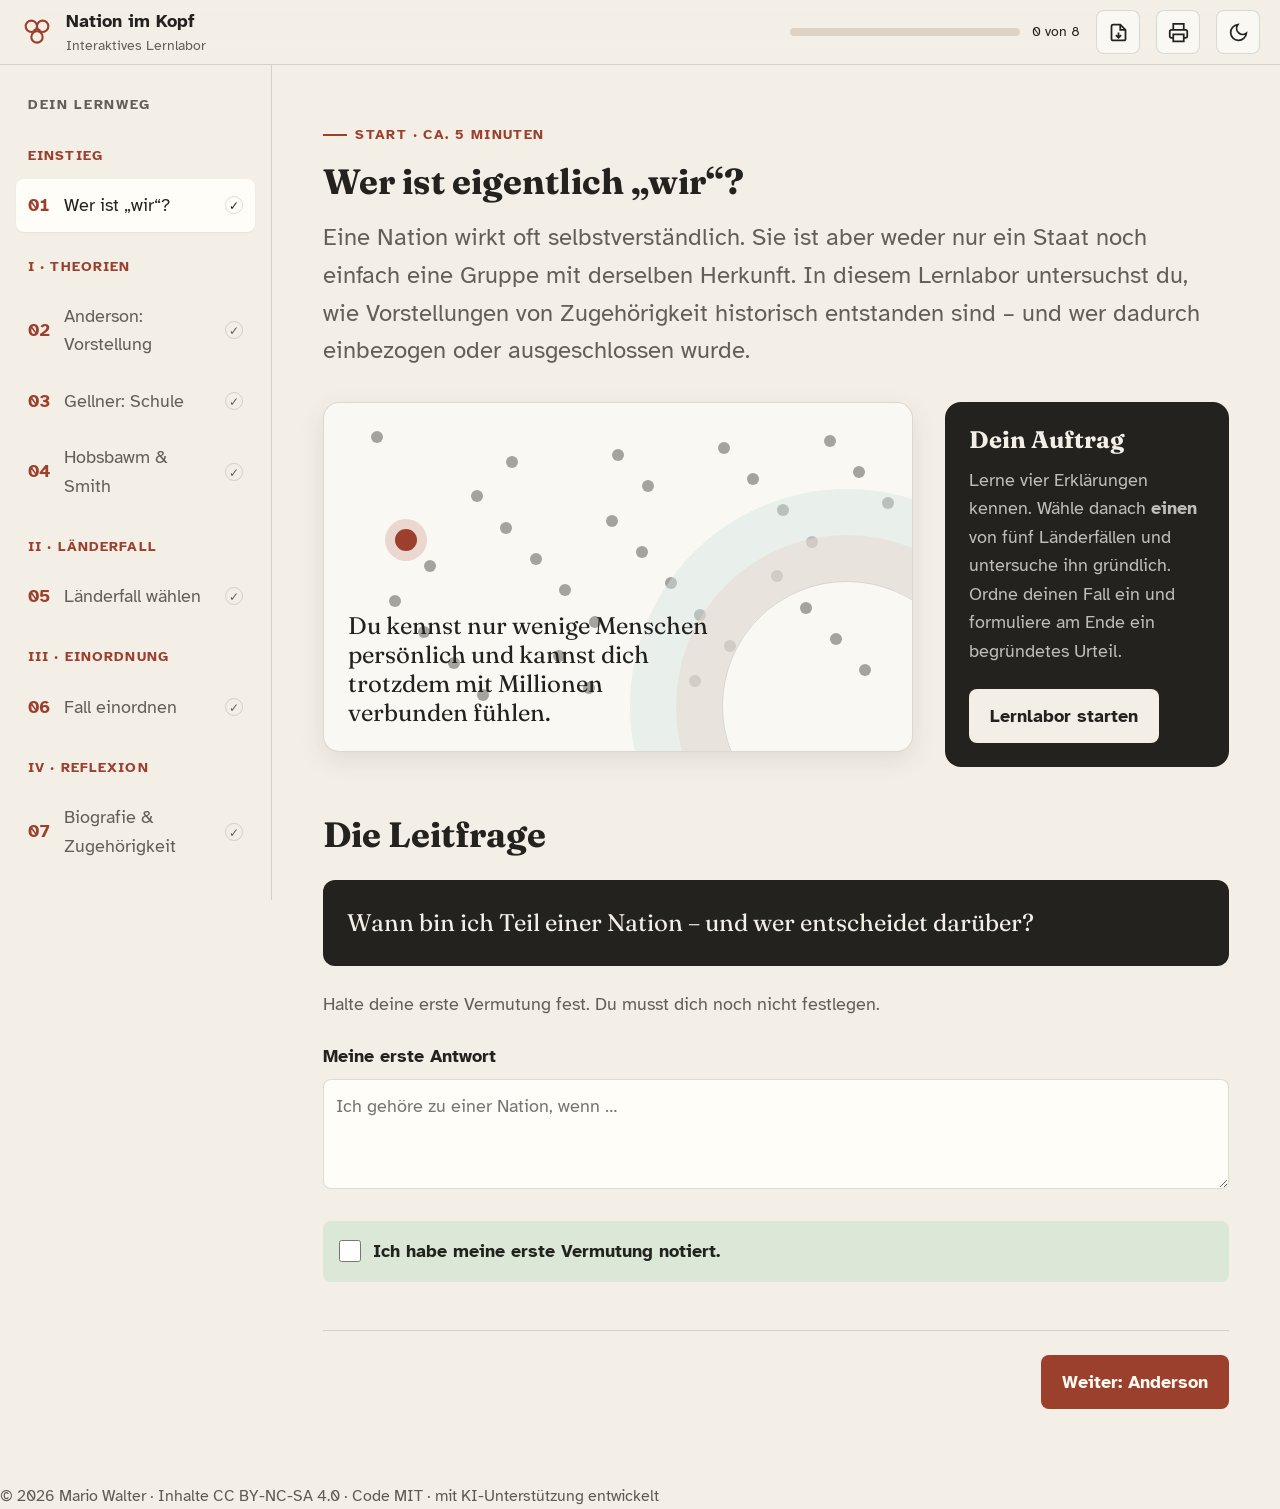
<file: index.html>
<!DOCTYPE html>

<html lang="de">
<head>
<meta charset="utf-8"/>
<meta content="width=device-width,initial-scale=1" name="viewport"/>
<meta content="Interaktives Lernlabor zu Nation, Nationalismus und Zugehörigkeit für das Wahlfach Demokratiebildung." name="description"/>
<title>Nation im Kopf – Interaktives Lernlabor</title>
<link href="https://fonts.googleapis.com" rel="preconnect"/>
<link crossorigin="" href="https://fonts.gstatic.com" rel="preconnect"/>
<link href="https://fonts.googleapis.com/css2?family=Atkinson+Hyperlegible:wght@400;700&amp;family=Fraunces:opsz,wght@9..144,600;9..144,700&amp;display=swap" rel="stylesheet"/>
<style>
/* Art direction: historisches Lernlabor → ruhig, quellenorientiert, pluralitätssensibel.
   Palette: warmes Papier + Oxidrot; Typography: Fraunces + Atkinson Hyperlegible; Density: balanced. */
:root,[data-theme="light"]{
 --bg:#f3efe7;--surface:#faf8f3;--surface-2:#fffdf8;--offset:#e9e2d7;--dynamic:#ddd4c7;--divider:#d5cec3;--border:rgba(36,34,31,.15);
 --text:#24221f;--muted:#625f59;--faint:#79746c;--inverse:#fffaf2;--primary:#9b402d;--primary-hover:#763020;--primary-hi:#ead7cf;
 --teal:#176b67;--teal-hi:#d3e3df;--gold:#8c6717;--gold-hi:#eee2bf;--error:#9a3043;--error-hi:#f0d8dc;--success:#386838;--success-hi:#dbe8d7;
 --shadow-sm:0 1px 2px rgba(65,48,34,.07);--shadow-md:0 8px 24px rgba(65,48,34,.10);--shadow-lg:0 18px 48px rgba(65,48,34,.14);
 --font-display:'Fraunces',Georgia,serif;--font-body:'Atkinson Hyperlegible',Arial,sans-serif;
 --text-xs:clamp(.75rem,.7rem + .25vw,.875rem);--text-sm:clamp(.875rem,.8rem + .35vw,1rem);--text-base:clamp(1rem,.95rem + .25vw,1.125rem);--text-lg:clamp(1.125rem,1rem + .75vw,1.5rem);--text-xl:clamp(1.5rem,1.2rem + 1.25vw,2.25rem);
 --s1:.25rem;--s2:.5rem;--s3:.75rem;--s4:1rem;--s5:1.25rem;--s6:1.5rem;--s8:2rem;--s10:2.5rem;--s12:3rem;--s16:4rem;--r-sm:.375rem;--r-md:.5rem;--r-lg:.75rem;--r-xl:1rem;--ease:180ms cubic-bezier(.16,1,.3,1)
}
[data-theme="dark"]{--bg:#181715;--surface:#201e1b;--surface-2:#282521;--offset:#302d28;--dynamic:#3a3630;--divider:#3a3732;--border:rgba(238,233,225,.16);--text:#eee9e1;--muted:#c0b8ae;--faint:#9d958b;--inverse:#251813;--primary:#db826c;--primary-hover:#ee9e8a;--primary-hi:#4f3028;--teal:#6bb6af;--teal-hi:#263e3c;--gold:#d6ae57;--gold-hi:#443a25;--error:#e5788c;--error-hi:#4d2930;--success:#8ab67d;--success-hi:#2c3c28;--shadow-sm:0 1px 2px rgba(0,0,0,.25);--shadow-md:0 8px 24px rgba(0,0,0,.3);--shadow-lg:0 18px 48px rgba(0,0,0,.4)}
*,*::before,*::after{box-sizing:border-box;margin:0;padding:0}html{scroll-behavior:smooth;scroll-padding-top:5rem;-webkit-text-size-adjust:none;text-size-adjust:none}body{min-height:100dvh;background:var(--bg);color:var(--text);font-family:var(--font-body);font-size:var(--text-base);line-height:1.58;-webkit-font-smoothing:antialiased;text-rendering:optimizeLegibility}button,input,textarea,select{font:inherit;color:inherit}button{cursor:pointer}a{color:inherit}img,svg{display:block;max-width:100%}h1,h2,h3{line-height:1.15;text-wrap:balance}p,li{max-width:72ch;text-wrap:pretty}::selection{background:var(--primary-hi)}:focus-visible{outline:3px solid var(--primary);outline-offset:3px;border-radius:var(--r-sm)}
.skip{position:fixed;left:var(--s4);top:-5rem;background:var(--text);color:var(--bg);padding:var(--s3) var(--s4);z-index:100}.skip:focus{top:var(--s4)}
.appbar{position:sticky;top:0;z-index:30;background:color-mix(in oklab,var(--bg) 92%,transparent);backdrop-filter:blur(14px);border-bottom:1px solid var(--border)}.appbar-inner{max-width:1440px;margin:auto;min-height:64px;padding:0 var(--s5);display:flex;align-items:center;gap:var(--s4)}.brand{display:flex;align-items:center;gap:var(--s3);font-weight:700}.mark{width:34px;height:34px;color:var(--primary);flex:0 0 auto}.brand small{display:block;color:var(--muted);font-size:var(--text-xs);font-weight:400}.progress-wrap{margin-left:auto;display:flex;align-items:center;gap:var(--s3);min-width:min(290px,35vw)}.progress-track{height:8px;flex:1;background:var(--dynamic);border-radius:999px;overflow:hidden}.progress-bar{height:100%;width:0;background:var(--primary);transition:width 600ms cubic-bezier(.16,1,.3,1)}.progress-label{font-size:var(--text-xs);font-variant-numeric:tabular-nums;white-space:nowrap}.icon-btn{width:44px;height:44px;display:grid;place-items:center;border:1px solid var(--border);background:var(--surface);border-radius:var(--r-md);color:var(--text)}.icon-btn:hover{background:var(--offset)}
.shell{max-width:1440px;margin:auto;display:grid;grid-template-columns:272px minmax(0,1fr);min-height:calc(100dvh - 65px)}.sidebar{position:sticky;top:65px;height:calc(100dvh - 65px);padding:var(--s6) var(--s4);border-right:1px solid var(--border);overflow:auto}.sidebar h2{font-size:var(--text-xs);letter-spacing:.12em;text-transform:uppercase;color:var(--muted);margin:var(--s2) var(--s3) var(--s3)}.nav-list{list-style:none;display:grid;gap:var(--s1)}.nav-group{margin:var(--s5) var(--s3) var(--s2);font-size:var(--text-xs);font-weight:700;letter-spacing:.08em;text-transform:uppercase;color:var(--primary)}.nav-btn{width:100%;min-height:48px;padding:var(--s3);display:grid;grid-template-columns:28px 1fr auto;align-items:center;gap:var(--s2);text-align:left;border:0;border-radius:var(--r-md);background:transparent;color:var(--muted)}.nav-btn:hover{background:var(--surface);color:var(--text)}.nav-btn.active{background:var(--surface-2);color:var(--text);box-shadow:var(--shadow-sm)}.nav-num{font-variant-numeric:tabular-nums;color:var(--primary);font-weight:700}.nav-check{width:18px;height:18px;border:1px solid var(--border);border-radius:50%;font-size:12px;display:grid;place-items:center}.nav-btn.done .nav-check{background:var(--success);border-color:var(--success);color:var(--inverse)}.privacy-note{margin-top:var(--s8);padding:var(--s4);background:var(--surface);border-radius:var(--r-lg);font-size:var(--text-sm);color:var(--muted)}.privacy-note strong{color:var(--text)}
.content{min-width:0;padding:clamp(var(--s6),4vw,var(--s16));}.page{display:none;max-width:1060px;margin:auto;animation:fadein 350ms cubic-bezier(.16,1,.3,1)}.page.active{display:block}.eyebrow{display:inline-flex;align-items:center;gap:var(--s2);font-size:var(--text-xs);font-weight:700;text-transform:uppercase;letter-spacing:.1em;color:var(--primary);margin-bottom:var(--s4)}.eyebrow::before{content:"";width:24px;height:2px;background:currentColor}.page h1{font-family:var(--font-display);font-size:var(--text-xl);max-width:24ch;margin-bottom:var(--s4)}.lead{font-size:var(--text-lg);color:var(--muted);max-width:62ch;margin-bottom:var(--s8)}.hero{display:grid;grid-template-columns:minmax(0,1.35fr) minmax(260px,.65fr);gap:var(--s8);align-items:start}.hero-visual{min-height:350px;background:var(--surface);border:1px solid var(--border);border-radius:var(--r-xl);padding:var(--s6);box-shadow:var(--shadow-md);position:relative;overflow:hidden}.constellation{position:absolute;inset:0}.person{position:absolute;width:12px;height:12px;border-radius:50%;background:var(--muted);opacity:.55}.person.me{width:22px;height:22px;background:var(--primary);opacity:1;box-shadow:0 0 0 10px var(--primary-hi)}.rings{position:absolute;width:250px;height:250px;border:1px solid var(--border);border-radius:50%;right:-60px;bottom:-80px;box-shadow:0 0 0 46px color-mix(in oklab,var(--primary-hi) 50%,transparent),0 0 0 92px color-mix(in oklab,var(--teal-hi) 45%,transparent)}.visual-caption{position:absolute;left:var(--s6);bottom:var(--s6);max-width:26ch;font-family:var(--font-display);font-size:var(--text-lg);line-height:1.2}.mission{background:var(--text);color:var(--bg);padding:var(--s6);border-radius:var(--r-xl)}.mission h2{font-family:var(--font-display);font-size:var(--text-lg);margin-bottom:var(--s3)}.mission p{color:color-mix(in oklab,var(--bg) 78%,var(--text));}.btn-row{display:flex;flex-wrap:wrap;gap:var(--s3);margin-top:var(--s6)}.btn{min-height:46px;border:1px solid var(--border);border-radius:var(--r-md);padding:var(--s3) var(--s5);background:var(--surface-2);color:var(--text);font-weight:700;transition:transform var(--ease),background var(--ease),box-shadow var(--ease)}.btn:hover{background:var(--offset);box-shadow:var(--shadow-sm)}.btn:active{transform:translateY(1px)}.btn.primary{background:var(--primary);border-color:transparent;color:var(--inverse)}.btn.primary:hover{background:var(--primary-hover)}.btn.dark{background:var(--bg);color:var(--text);border-color:transparent}.btn.ghost{background:transparent}.btn.small{min-height:40px;padding:var(--s2) var(--s4);font-size:var(--text-sm)}
.section{margin-top:var(--s12)}.section h2{font-family:var(--font-display);font-size:var(--text-xl);margin-bottom:var(--s4)}.section-intro{color:var(--muted);margin-bottom:var(--s6)}.concept-grid{display:grid;grid-template-columns:repeat(2,minmax(0,1fr));gap:var(--s4)}.concept-card{background:var(--surface);border:1px solid var(--border);border-radius:var(--r-lg);padding:var(--s6);box-shadow:var(--shadow-sm)}.concept-card h3{font-size:var(--text-lg);margin:var(--s3) 0}.concept-card p{color:var(--muted)}.concept-card .tag,.tag{display:inline-block;border:1px solid var(--border);border-radius:999px;padding:var(--s1) var(--s3);font-size:var(--text-xs);font-weight:700;color:var(--primary)}.question-box{margin-top:var(--s5);padding:var(--s4);background:var(--offset);border-radius:var(--r-md)}.question-box strong{display:block;margin-bottom:var(--s2)}
.thought{display:grid;grid-template-columns:1fr auto;gap:var(--s4);align-items:end;background:var(--surface);border:1px solid var(--border);padding:var(--s6);border-radius:var(--r-lg);margin-top:var(--s6)}label{font-weight:700}input[type="number"],input[type="text"],textarea,select{width:100%;margin-top:var(--s2);padding:var(--s3);background:var(--surface-2);border:1px solid var(--border);border-radius:var(--r-md)}textarea{min-height:110px;resize:vertical}.feedback{display:none;margin-top:var(--s4);padding:var(--s4);border-radius:var(--r-md);background:var(--teal-hi);color:var(--text)}.feedback.show{display:block;animation:fadein 250ms ease}.analogy{display:grid;grid-template-columns:1fr 1fr;gap:var(--s4);margin:var(--s6) 0}.analog-card{background:var(--surface);padding:var(--s5);border-radius:var(--r-lg);border:1px solid var(--border)}.analog-card strong{font-size:var(--text-lg)}
.process{display:grid;grid-template-columns:repeat(3,1fr);gap:var(--s4);margin:var(--s6) 0}.process article{background:var(--surface);padding:var(--s5);border-radius:var(--r-lg);border:1px solid var(--border)}.process-num{font-family:var(--font-display);font-size:var(--text-xl);color:var(--primary)}.quote{margin:var(--s6) 0;padding:var(--s6);background:var(--text);color:var(--bg);border-radius:var(--r-lg);font-family:var(--font-display);font-size:var(--text-lg)}.quote cite{display:block;margin-top:var(--s3);font-family:var(--font-body);font-size:var(--text-sm);font-style:normal;color:color-mix(in oklab,var(--bg) 70%,var(--text))}
.quiz{background:var(--surface);border:1px solid var(--border);border-radius:var(--r-lg);padding:var(--s6);margin-top:var(--s6)}.quiz h3{font-size:var(--text-lg);margin-bottom:var(--s4)}.options{display:grid;gap:var(--s3)}.option{min-height:50px;padding:var(--s3) var(--s4);border:1px solid var(--border);border-radius:var(--r-md);background:var(--surface-2);text-align:left}.option:hover{background:var(--offset)}.option.correct{background:var(--success-hi);border-color:var(--success)}.option.wrong{background:var(--error-hi);border-color:var(--error)}.quiz-result{min-height:28px;margin-top:var(--s3);font-weight:700}
.country-controls{display:flex;gap:var(--s2);flex-wrap:wrap;margin-bottom:var(--s5)}.country-tab{min-height:44px;padding:var(--s2) var(--s4);border:1px solid var(--border);border-radius:999px;background:var(--surface);font-weight:700}.country-tab.active{background:var(--text);color:var(--bg)}.country-panel{display:none;background:var(--surface);border:1px solid var(--border);border-radius:var(--r-xl);overflow:hidden}.country-panel.active{display:grid;grid-template-columns:minmax(220px,.7fr) minmax(0,1.3fr);animation:fadein 300ms ease}.country-art{min-height:380px;padding:var(--s6);display:flex;flex-direction:column;justify-content:space-between;background:var(--offset);position:relative;overflow:hidden}.country-code{font:700 clamp(4rem,10vw,8rem)/.8 var(--font-display);color:var(--primary);opacity:.2}.country-art h3{font-family:var(--font-display);font-size:var(--text-xl);z-index:1}.country-content{padding:var(--s8)}.country-content h3{font-family:var(--font-display);font-size:var(--text-xl);margin-bottom:var(--s3)}.country-content ul{padding-left:var(--s5);display:grid;gap:var(--s2);margin:var(--s4) 0}.theory-link{padding:var(--s4);background:var(--teal-hi);border-radius:var(--r-md)}
.continuum{background:var(--surface);border:1px solid var(--border);border-radius:var(--r-xl);padding:var(--s6)}.axis-labels{display:flex;justify-content:space-between;gap:var(--s4);font-weight:700}.axis-labels span:last-child{text-align:right}.range{width:100%;accent-color:var(--primary);margin:var(--s8) 0 var(--s3)}.range-readout{text-align:center;font-weight:700;color:var(--primary)}.criteria{display:grid;grid-template-columns:repeat(2,1fr);gap:var(--s3);margin-top:var(--s6)}.criteria label{display:flex;align-items:center;gap:var(--s3);font-weight:400;background:var(--surface-2);padding:var(--s3);border-radius:var(--r-md);border:1px solid var(--border)}.criteria input{width:20px;height:20px;accent-color:var(--primary)}.reflection{margin-top:var(--s6)}.safety{padding:var(--s4);background:var(--gold-hi);border-radius:var(--r-md);margin-bottom:var(--s5)}
.sort-area{display:grid;grid-template-columns:1fr 1fr;gap:var(--s5)}.sort-bank,.sort-target{min-height:190px;background:var(--surface);border:1px dashed var(--border);border-radius:var(--r-lg);padding:var(--s4)}.sort-target h3,.sort-bank h3{margin-bottom:var(--s3)}.sort-chip{display:block;width:100%;margin-bottom:var(--s2);padding:var(--s3);background:var(--surface-2);border:1px solid var(--border);border-radius:var(--r-md);text-align:left}.sort-chip.selected{outline:3px solid var(--primary)}.sort-actions{grid-column:1/-1;display:flex;gap:var(--s3);justify-content:center}.sort-target[data-side="civic"]{box-shadow:inset 0 4px 0 var(--teal)}.sort-target[data-side="ethnic"]{box-shadow:inset 0 4px 0 var(--primary)}
.matrix-wrap{overflow-x:auto}.matrix{min-width:720px}.matrix th,.matrix td{padding:var(--s3);border-bottom:1px solid var(--divider);text-align:left}.matrix th{background:var(--offset);position:sticky;top:0}.matrix td:first-child{font-weight:700}.final-score{display:grid;grid-template-columns:auto 1fr;gap:var(--s5);align-items:center;margin-top:var(--s6);padding:var(--s6);background:var(--text);color:var(--bg);border-radius:var(--r-xl)}.score-ring{width:112px;height:112px;border-radius:50%;display:grid;place-items:center;background:conic-gradient(var(--primary) 0deg,var(--dynamic) 0);font:700 var(--text-xl) var(--font-display);position:relative}.score-ring::before{content:"";position:absolute;inset:12px;border-radius:50%;background:var(--text)}.score-ring span{z-index:1}sup a{color:var(--primary);font-weight:700;text-decoration:none}.module-source{margin-top:var(--s6);padding:var(--s4);background:var(--offset);border:1px solid var(--border);border-radius:var(--r-md);font-size:var(--text-sm);color:var(--muted)}.module-source strong{color:var(--text)}.module-source a{color:var(--primary)}.sources details{background:var(--surface);border:1px solid var(--border);border-radius:var(--r-md);padding:var(--s4);margin-bottom:var(--s3)}.sources summary{font-weight:700;cursor:pointer}.sources a{color:var(--primary)}
.lesson-nav{display:flex;justify-content:space-between;gap:var(--s4);margin-top:var(--s12);padding-top:var(--s6);border-top:1px solid var(--divider)}.completion{display:flex;align-items:center;gap:var(--s3);margin:var(--s6) 0;padding:var(--s4);background:var(--success-hi);border-radius:var(--r-md)}.completion input{width:22px;height:22px;accent-color:var(--success)}.mobile-nav{display:none}.toast{position:fixed;right:var(--s5);bottom:var(--s5);z-index:60;max-width:360px;padding:var(--s4);background:var(--text);color:var(--bg);border-radius:var(--r-md);box-shadow:var(--shadow-lg);transform:translateY(130%);opacity:0;transition:transform 350ms cubic-bezier(.16,1,.3,1),opacity 350ms}.toast.show{transform:none;opacity:1}@keyframes fadein{from{opacity:0;transform:translateY(8px)}to{opacity:1;transform:none}}
@media(max-width:980px){.shell{grid-template-columns:1fr}.sidebar{display:none}.content{padding-bottom:90px}.mobile-nav{position:fixed;display:grid;grid-template-columns:repeat(5,1fr);left:0;right:0;bottom:0;z-index:40;background:var(--surface);border-top:1px solid var(--border);padding:var(--s1)}.mobile-nav button{min-height:54px;border:0;background:transparent;font-size:var(--text-xs);color:var(--muted)}.mobile-nav button.active{color:var(--primary);font-weight:700}.hero{grid-template-columns:1fr}.progress-wrap{min-width:150px}.brand small{display:none}}
@media(max-width:680px){.appbar-inner{padding:0 var(--s3)}.brand span{display:none}.progress-label{display:none}.content{padding:var(--s6) var(--s4) 90px}.concept-grid,.process,.analogy,.criteria,.sort-area{grid-template-columns:1fr}.country-panel.active{grid-template-columns:1fr}.country-art{min-height:200px}.thought{grid-template-columns:1fr}.final-score{grid-template-columns:1fr;text-align:center}.score-ring{margin:auto}.lesson-nav{flex-direction:column}.lesson-nav .btn{width:100%}.sort-actions{grid-column:auto;flex-wrap:wrap}}
@media print{.appbar,.sidebar,.mobile-nav,.lesson-nav,.btn,.country-controls{display:none!important}.shell{display:block}.content{padding:0}.page{display:block!important;break-after:page}.quiz,.concept-card,.country-panel,.continuum{box-shadow:none}.country-panel{display:grid!important}}
@media(prefers-reduced-motion:reduce){*,*::before,*::after{animation-duration:.01ms!important;transition-duration:.01ms!important;scroll-behavior:auto!important}}

.glossary{display:grid;grid-template-columns:repeat(3,minmax(0,1fr));gap:var(--s4);margin:var(--s6) 0}.glossary article{background:var(--surface);border:1px solid var(--border);border-radius:var(--r-lg);padding:var(--s5)}.glossary h3{font-size:var(--text-lg);margin:var(--s2) 0}.glossary p{color:var(--muted)}
.example-stack{display:grid;gap:var(--s4)}.example-stack article{display:grid;grid-template-columns:64px 1fr;gap:var(--s4);background:var(--surface);border:1px solid var(--border);border-radius:var(--r-lg);padding:var(--s5)}.example-stack h3{font-size:var(--text-lg);margin-bottom:var(--s2)}.evidence{margin-top:var(--s3);color:var(--muted);font-size:var(--text-sm)}
.case-task{margin:var(--s6) 0;padding:var(--s6);background:var(--text);color:var(--bg);border-radius:var(--r-xl)}.case-task h2{font-family:var(--font-display);font-size:var(--text-lg);margin:var(--s2) 0}.case-task ol{padding-left:var(--s5);display:grid;gap:var(--s2)}.case-task .tag{color:var(--bg);border-color:color-mix(in oklab,var(--bg) 40%,transparent)}
.country-content>p{margin:var(--s3) 0;color:var(--muted)}.case-check{margin:var(--s4) 0;padding:var(--s4);background:var(--gold-hi);border-radius:var(--r-md)}.case-check p{margin-top:var(--s2);color:var(--text)}.case-work{background:var(--surface);border:1px solid var(--border);padding:var(--s6);border-radius:var(--r-xl)}.large-text{min-height:180px}
.profile-controls{display:flex;align-items:end;gap:var(--s3);flex-wrap:wrap;margin:var(--s6) 0}.profile-controls label{flex:1 1 240px}.profile-controls select{display:block}.case-profile{background:var(--surface);border:1px solid var(--border);border-radius:var(--r-lg);padding:var(--s6);min-height:150px}.case-profile h3{font-family:var(--font-display);font-size:var(--text-lg);margin-bottom:var(--s2)}.proposal-line{height:14px;background:var(--dynamic);border-radius:999px;margin:var(--s5) 0;position:relative}.proposal-line span{position:absolute;top:50%;width:22px;height:22px;border-radius:50%;background:var(--primary);transform:translate(-50%,-50%);box-shadow:0 0 0 5px var(--primary-hi)}
.dimension-grid{display:grid;grid-template-columns:repeat(5,minmax(0,1fr));gap:var(--s3)}.dimension{background:var(--surface);border:1px solid var(--border);border-radius:var(--r-md);padding:var(--s4)}.dimension strong{display:block;font-size:var(--text-sm);min-height:44px}.dim-track{height:8px;background:var(--dynamic);border-radius:999px;margin:var(--s3) 0;overflow:hidden}.dim-track i{display:block;height:100%;background:var(--teal);border-radius:999px}.dimension small{color:var(--muted)}.theory-map{display:grid;grid-template-columns:repeat(2,minmax(0,1fr));gap:var(--s3);margin-bottom:var(--s5)}.theory-map article{background:var(--teal-hi);border-radius:var(--r-md);padding:var(--s4)}.theory-map h3{font-size:var(--text-base);margin-bottom:var(--s1)}
.belonging-layers{display:grid;grid-template-columns:repeat(4,minmax(0,1fr));gap:var(--s3);margin:var(--s6) 0}.belonging-layers article{background:var(--surface);border:1px solid var(--border);border-radius:var(--r-lg);padding:var(--s4)}.belonging-layers span{display:grid;place-items:center;width:32px;height:32px;border-radius:50%;background:var(--primary);color:var(--inverse);font-weight:700;margin-bottom:var(--s3)}.belonging-layers h3{font-size:var(--text-base);margin-bottom:var(--s2)}.belonging-layers p{font-size:var(--text-sm);color:var(--muted)}
.rubric{display:grid;gap:var(--s2);margin:var(--s5) 0;padding:var(--s5);background:var(--offset);border-radius:var(--r-lg)}.rubric h3{font-size:var(--text-lg);margin-bottom:var(--s2)}.rubric label{display:flex;gap:var(--s3);align-items:flex-start;font-weight:400}.rubric input{width:20px;height:20px;accent-color:var(--primary);margin-top:2px}
@media(max-width:900px){.glossary,.belonging-layers{grid-template-columns:1fr 1fr}.dimension-grid{grid-template-columns:repeat(2,1fr)}}
@media(max-width:680px){.glossary,.belonging-layers,.theory-map,.dimension-grid{grid-template-columns:1fr}.example-stack article{grid-template-columns:44px 1fr}.profile-controls{align-items:stretch}.profile-controls>*{width:100%}.country-content{padding:var(--s5)}}
</style>
</head>
<body>
<a class="skip" href="#main">Zum Inhalt springen</a>
<header class="appbar"><div class="appbar-inner">
<div class="brand"><svg aria-label="Logo Nation im Kopf" class="mark" fill="none" viewbox="0 0 48 48"><circle cx="16" cy="16" r="8" stroke="currentColor" stroke-width="3"></circle><circle cx="32" cy="16" r="8" stroke="currentColor" stroke-width="3"></circle><circle cx="24" cy="31" r="8" stroke="currentColor" stroke-width="3"></circle><path d="M20 20l2.5 4M28 20l-2.5 4" stroke="currentColor" stroke-width="3"></path></svg><div><span>Nation im Kopf</span><small>Interaktives Lernlabor</small></div></div>
<div aria-label="Lernfortschritt" class="progress-wrap"><div class="progress-track"><div class="progress-bar" id="progressBar"></div></div><span class="progress-label" id="progressLabel">0 von 8</span></div>
<a aria-label="Zusammenfassung als PDF herunterladen" class="icon-btn" download="" href="pdf/nation-im-kopf-zusammenfassung.pdf" title="Zusammenfassung als PDF"><svg fill="none" height="21" stroke="currentColor" stroke-width="2" viewbox="0 0 24 24" width="21" aria-hidden="true"><path d="M14 3H6a2 2 0 0 0-2 2v14a2 2 0 0 0 2 2h12a2 2 0 0 0 2-2V9z"></path><path d="M14 3v6h6M12 12v6M9 15l3 3 3-3"></path></svg></a>
<button aria-label="Arbeitsstand drucken" class="icon-btn" id="printBtn" title="Drucken"><svg fill="none" height="21" stroke="currentColor" stroke-width="2" viewbox="0 0 24 24" width="21"><path d="M6 9V2h12v7M6 18H4a2 2 0 0 1-2-2v-5a2 2 0 0 1 2-2h16a2 2 0 0 1 2 2v5a2 2 0 0 1-2 2h-2"></path><path d="M6 14h12v8H6z"></path></svg></button>
<button aria-label="Darstellung wechseln" class="icon-btn" id="themeBtn" title="Hell/Dunkel"><svg fill="none" height="21" id="themeIcon" stroke="currentColor" stroke-width="2" viewbox="0 0 24 24" width="21"><path d="M21 12.79A9 9 0 1 1 11.21 3 7 7 0 0 0 21 12.79z"></path></svg></button>
</div></header>
<div class="shell">
<aside aria-label="Lernmodule" class="sidebar"><h2>Dein Lernweg</h2><ol class="nav-list" id="sideNav"></ol><div class="privacy-note" style="background:var(--teal-hi)"><strong>Vertiefungsmodule</strong><a href="gene-ohne-reisepass.html" style="display:block;margin-top:8px;color:var(--text);font-weight:700">🧬 Gene ohne Reisepass →</a><a href="erfundene-traditionen.html" style="display:block;margin-top:6px;color:var(--text);font-weight:700">🏛️ Erfundene Traditionen →</a><a href="nationalismus-demokratie.html" style="display:block;margin-top:6px;color:var(--text);font-weight:700">🛡️ Nationalismus &amp; Demokratie →</a><a download="" href="pdf/nation-im-kopf-zusammenfassung.pdf" style="display:block;margin-top:10px;color:var(--text);font-weight:700">📄 Zusammenfassung „Nation im Kopf“ (PDF) ↓</a><a download="" href="pdf/gesamtzusammenfassung-nationalismus.pdf" style="display:block;margin-top:6px;color:var(--text);font-weight:700">📚 Gesamtzusammenfassung aller Module (PDF) ↓</a><a href="uebung.html" style="display:block;margin-top:6px;color:var(--text);font-weight:700">✍️ Übungsplattform: Fit für die Klassenarbeit →</a><span style="display:block;margin-top:8px;font-size:12px">Jedes Modul mit PDF-Zusammenfassung.</span></div><div class="privacy-note"><strong>Deine Geschichte gehört dir.</strong><br/>Biografische Antworten sind freiwillig. Du kannst allgemein, anonym oder über eine fremde Biografie schreiben.</div></aside>
<main class="content" id="main">







<section class="page active" data-page="0">
<span class="eyebrow">Start · ca. 5 Minuten</span>
<h1>Wer ist eigentlich „wir“?</h1>
<p class="lead">Eine Nation wirkt oft selbstverständlich. Sie ist aber weder nur ein Staat noch einfach eine Gruppe mit derselben Herkunft. In diesem Lernlabor untersuchst du, wie Vorstellungen von Zugehörigkeit historisch entstanden sind – und wer dadurch einbezogen oder ausgeschlossen wurde.</p>
<div class="hero"><div aria-label="Grafische Darstellung einer vorgestellten Gemeinschaft" class="hero-visual"><div class="constellation" id="constellation"></div><div class="rings"></div><p class="visual-caption">Du kennst nur wenige Menschen persönlich und kannst dich trotzdem mit Millionen verbunden fühlen.</p></div>
<aside class="mission"><h2>Dein Auftrag</h2><p>Lerne vier Erklärungen kennen. Wähle danach <strong>einen</strong> von fünf Länderfällen und untersuche ihn gründlich. Ordne deinen Fall ein und formuliere am Ende ein begründetes Urteil.</p><div class="btn-row"><button class="btn dark" data-goto="1">Lernlabor starten</button></div></aside></div>
<div class="section"><h2>Die Leitfrage</h2><div class="quote">Wann bin ich Teil einer Nation – und wer entscheidet darüber?</div><p class="section-intro">Halte deine erste Vermutung fest. Du musst dich noch nicht festlegen.</p><label for="firstThought">Meine erste Antwort</label><textarea id="firstThought" placeholder="Ich gehöre zu einer Nation, wenn …"></textarea></div>
<label class="completion"><input data-complete="0" type="checkbox"/> Ich habe meine erste Vermutung notiert.</label>
<div class="lesson-nav"><span></span><button class="btn primary" data-goto="1">Weiter: Anderson</button></div>
</section><section class="page" data-page="1">
<span class="eyebrow">I · Theorie 1</span><h1>Anderson: Eine Gemeinschaft im Kopf</h1>
<p class="lead">Benedict Anderson nennt die Nation eine <strong>„vorgestellte politische Gemeinschaft“</strong>. „Vorgestellt“ heißt nicht „frei erfunden“. Es heißt: Die meisten Mitglieder begegnen sich nie, stellen sich aber trotzdem ein gemeinsames „Wir“ vor.<sup><a aria-label="Quelle T1" href="#quelle-t1">[T1]</a></sup></p>
<div class="glossary"><article><span class="tag">Fachbegriff</span><h3>begrenzt</h3><p>Jede Nation denkt eine Grenze zwischen „uns“ und anderen Nationen. Diese Grenze kann staatlich, kulturell oder beides sein.</p></article><article><span class="tag">Fachbegriff</span><h3>souverän</h3><p>Die Gemeinschaft beansprucht, politisch selbst über ihre Angelegenheiten entscheiden zu dürfen.</p></article><article><span class="tag">Fachbegriff</span><h3>Printkapitalismus</h3><p>Bücher und Zeitungen werden als Waren in großer Zahl verkauft. Dadurch lesen viele Menschen dieselbe Standardsprache und dieselben Themen.</p></article></div>
<div class="thought"><div><label for="knownPeople">Schätze: Wie viele Menschen deiner Nation kennst du persönlich?</label><input id="knownPeople" max="1000000" min="0" placeholder="z. B. 250" type="number"/></div><button class="btn primary" id="andersonReveal">Gedanken prüfen</button></div><div class="feedback" id="andersonFeedback" role="status"></div>
<div class="section"><h2>Vier Beispiele aus Andersons Buch</h2><p class="section-intro">Alltägliche Medien und staatliche Einrichtungen machen die große, anonyme Gemeinschaft vorstellbar.</p><div class="example-stack">
<article><div class="process-num">01</div><div><h3>Die Morgenzeitung</h3><p>Eine Person liest allein. Sie weiß aber: Tausende lesen am selben Morgen dieselbe Ausgabe. Verschiedene Ereignisse erscheinen auf einer Seite als gemeinsame Gegenwart. So entsteht das Gefühl, gleichzeitig mit unbekannten anderen in derselben Welt zu leben.</p><p class="evidence">Anderson behandelt Zeitung und Roman als wichtige Formen, in denen Gleichzeitigkeit und ein gemeinsames Publikum vorgestellt werden.<sup><a href="#quelle-t1">[T1]</a></sup></p></div></article>
<article><div class="process-num">02</div><div><h3>Die Landkarte</h3><p>Eine farbig umrandete Fläche zeigt: „Das ist unser Land.“ Wird dieser Umriss auf Schulatlanten, Briefmarken oder Plakaten wiederholt, wird das Staatsgebiet zu einem leicht erkennbaren Bild.</p><p class="evidence">In Andersons Kapitel „Zensus, Karte, Museum“ prägen Karten die Vorstellung eines klar begrenzten Raums.<sup><a href="#quelle-t1b">[T1b]</a></sup></p></div></article>
<article><div class="process-num">03</div><div><h3>Der Zensus</h3><p>Ein <strong>Zensus</strong> ist eine staatliche Volkszählung. Behörden zählen Menschen und ordnen sie Kategorien zu, etwa Sprache oder Religion. Diese Kategorien wirken danach oft wie feste Gruppen – obwohl sie vorher vielleicht fließender waren.</p><p class="evidence">Anderson zeigt, dass der koloniale Staat seine Bevölkerung durch Zählen und Einteilen zugleich beschrieb und formte.<sup><a href="#quelle-t1b">[T1b]</a></sup></p></div></article>
<article><div class="process-num">04</div><div><h3>Das Museum</h3><p>Ein Nationalmuseum entscheidet, welche Gegenstände als „unser Erbe“ gezeigt werden. Besucherinnen sehen dadurch eine geordnete Erzählung von gemeinsamer Vergangenheit.</p><p class="evidence">Museen stellen die Nation sich selbst gegenüber als geschichtliche Einheit dar.<sup><a href="#quelle-t1b">[T1b]</a></sup></p></div></article>
</div></div>
<div class="quiz" data-answer="1"><h3>Welche Aussage trifft Andersons Idee am besten?</h3><div class="options"><button class="option">Eine Nation ist nur real, wenn alle Mitglieder einander kennen.</button><button class="option">Medien, Karten und Einrichtungen helfen Menschen, sich eine große Gemeinschaft vorzustellen.</button><button class="option">Eine Nation entsteht ausschließlich durch gemeinsame Abstammung.</button></div><div aria-live="polite" class="quiz-result"></div></div>
<div class="module-source" id="quelle-t1"><strong>T1 · Theoriequelle</strong> Benedict Anderson, <em>Imagined Communities</em>, überarb. Aufl. 2006 (Erstauflage 1983), besonders Kap. 1–3. <a href="https://researchonline.lse.ac.uk/id/eprint/67407/1/Imagined%20communities_2016.pdf" rel="noopener noreferrer" target="_blank">Fachliche Einordnung (LSE)</a>.</div>
<div class="module-source" id="quelle-t1b"><strong>T1b · Beispiele</strong> Anderson, Kap. 10 „Census, Map, Museum“. <a href="https://jan.ucc.nau.edu/~sj6/AndersonCensusMap.pdf" rel="noopener noreferrer" target="_blank">Textauszug</a>.</div>
<label class="completion"><input data-complete="1" type="checkbox"/> Ich kann Anderson mit einem Alltagsbeispiel erklären.</label><div class="lesson-nav"><button class="btn" data-goto="0">Zurück</button><button class="btn primary" data-goto="2">Weiter: Gellner</button></div>
</section><section class="page" data-page="2">
<span class="eyebrow">I · Theorie 2</span><h1>Gellner: Schule macht Fremde verständlich</h1>
<p class="lead">Ernest Gellner erklärt Nationalismus aus dem Übergang zur modernen Industriegesellschaft. Seine zugespitzte These lautet: Nicht eine fertige Nation erzeugt den Nationalismus; Nationalismus trägt dazu bei, die Nation herzustellen.<sup><a href="#quelle-t2">[T2]</a></sup></p>
<div class="glossary"><article><span class="tag">Fachbegriff</span><h3>Industriegesellschaft</h3><p>Eine Gesellschaft mit Fabriken, wachsender Verwaltung, häufigeren Berufswechseln und hoher räumlicher Mobilität.</p></article><article><span class="tag">Fachbegriff</span><h3>Hochkultur</h3><p>Bei Gellner: eine standardisierte Sprache und ein gemeinsamer Wissensbestand, die durch Schule und Ausbildung vermittelt werden. „Hoch“ bedeutet hier nicht „besser“.</p></article><article><span class="tag">Fachbegriff</span><h3>Nationalismus</h3><p>Eine politische Vorstellung, nach der die Grenzen von Staat und Nation möglichst zusammenpassen sollen.</p></article></div>
<div class="section"><h2>Ein Beispiel in drei Schritten</h2><div class="process"><article><div class="process-num">A</div><h3>Viele lokale Welten</h3><p>In einer Agrargesellschaft leben viele Menschen dauerhaft in ihrem Ort. Dialekt und praktische Einweisung reichen häufig für Arbeit und Alltag.</p></article><article><div class="process-num">B</div><h3>Neue Anforderungen</h3><p>Ein Mensch zieht für Arbeit in eine andere Stadt. Formulare, Maschinenanleitungen und neue Berufe verlangen dieselbe Schriftsprache und allgemeine Bildung.</p></article><article><div class="process-num">C</div><h3>Gemeinsame Schule</h3><p>Der Staat baut ein Schulsystem auf. Lehrpläne, Standardsprache, Prüfungen und Geschichtsunterricht machen sehr unterschiedliche Menschen kommunikationsfähig – und vermitteln zugleich ein nationales „Wir“.</p></article></div></div>
<div class="question-box"><strong>Beobachtung für angehende Erzieherinnen</strong> Bildung vermittelt nicht nur Lesen und Schreiben. Schon Kinder erleben durch Feiertage, Karten, Lieder, Geschichten oder Sportereignisse, welche Gemeinschaft als „unsere“ dargestellt wird. Die pädagogische Frage lautet: Wird dieses „Wir“ offen oder ausschließend vermittelt?</div>
<div class="quiz" data-answer="2"><h3>Welches Beispiel passt besonders gut zu Gellner?</h3><div class="options"><button class="option">Eine Familie feiert ein privates Fest.</button><button class="option">Menschen erzählen eine sehr alte Sage.</button><button class="option">Alle Kinder lernen in staatlichen Schulen dieselbe Standardsprache und gemeinsame Lehrpläne.</button></div><div aria-live="polite" class="quiz-result"></div></div>
<div class="section"><h2>Spurensuche</h2><label for="schoolLang">Welche Sprachen, Karten, Lieder, Feiertage oder Nationalgeschichten hast du in Bildungseinrichtungen kennengelernt?</label><textarea id="schoolLang" placeholder="Du kannst allgemein oder über ein Land deiner Wahl schreiben."></textarea></div>
<div class="module-source" id="quelle-t2"><strong>T2 · Theoriequelle</strong> Ernest Gellner, <em>Nations and Nationalism</em>, 1983, besonders Kap. 3–5. <a href="https://archive.org/details/nationsnationali0000unse" rel="noopener noreferrer" target="_blank">Bibliografischer Nachweis</a>.</div>
<label class="completion"><input data-complete="2" type="checkbox"/> Ich kann erklären, warum Gellner Schule und Standardsprache wichtig findet.</label><div class="lesson-nav"><button class="btn" data-goto="1">Zurück</button><button class="btn primary" data-goto="3">Weiter: Hobsbawm &amp; Smith</button></div>
</section><section class="page" data-page="3">
<span class="eyebrow">I · Theorien 3 und 4</span><h1>Hobsbawm und Smith: Woher kommen Symbole?</h1>
<p class="lead">Beide Ansätze fragen nach Geschichte und Symbolen. Hobsbawm untersucht, wie neue Rituale alt erscheinen. Smith betont, dass Nationalismus dafür oft bereits vorhandene Erinnerungen, Mythen und Symbole auswählt und neu deutet.</p>
<div class="concept-grid"><article class="concept-card"><span class="tag">Hobsbawm</span><h3>„Erfundene Tradition“</h3><p>Eine regelmäßig wiederholte Handlung vermittelt Werte und behauptet eine Verbindung zu einer passenden Vergangenheit. „Erfunden“ heißt nicht automatisch „Lüge“: Ein Ritual kann neu sein und trotzdem echte Gefühle auslösen.</p><div class="question-box"><strong>Prüffrage</strong> Seit wann gibt es das Ritual in dieser Form? Wer führte es ein, und welchen Zweck erfüllt es?</div></article><article class="concept-card"><span class="tag">Smith</span><h3>Ethnosymbolismus</h3><p>„Ethno“ bezieht sich auf eine vorgestellte kulturelle Gemeinschaft. Nationalismus beginnt nach Smith nicht bei null, sondern greift auf ältere Namen, Erinnerungen, Landschaften, Heldenfiguren und Symbole zurück.</p><div class="question-box"><strong>Prüffrage</strong> Welche älteren Erinnerungen werden ausgewählt – und welche werden weggelassen?</div></article></div>
<div class="section"><h2>Drei Beispiele aus der Literatur</h2><div class="example-stack">
<article><div class="process-num">01</div><div><h3>Schottischer Kilt und Clan-Tartans</h3><p>Heute wirken Kilt, Tartan und Dudelsack wie uralte Zeichen aller Schottinnen und Schotten. Der Beitrag von Hugh Trevor-Roper zeigt jedoch: Das heute bekannte System wurde vor allem nach der Union mit England entwickelt und im 19. Jahrhundert verbreitet. Aus regionalen Zeichen wurde eine nationale Tradition.</p><p class="evidence">Das Beispiel zeigt Hobsbawms Frage: Wie wird aus einer jüngeren, veränderten Praxis eine scheinbar sehr alte Kontinuität?<sup><a href="#quelle-t3a">[T3a]</a></sup></p></div></article>
<article><div class="process-num">02</div><div><h3>Britische Königszeremonien</h3><p>Prunkvolle öffentliche Rituale der Monarchie erscheinen oft zeitlos. Die Forschung im Sammelband zeigt, dass viele Formen im späten 19. und 20. Jahrhundert ausgestaltet wurden – in einer Zeit von Massengesellschaft und politischem Wandel.</p><p class="evidence">Wiederholung, Medien und feierliche Inszenierung können Loyalität und Zusammenhalt fördern.<sup><a href="#quelle-t3">[T3]</a></sup></p></div></article>
<article><div class="process-num">03</div><div><h3>Vom vorhandenen Symbol zur nationalen Bedeutung</h3><p>Eine Landschaft, ein religiöses Fest oder eine historische Figur kann älter als der Nationalstaat sein. Nationalistische Akteure wählen solche Elemente aus und erzählen sie als gemeinsame Geschichte. Hier ergänzt Smith Hobsbawm: Nicht alles Material ist neu – neu ist oft seine nationale Deutung.</p><p class="evidence">Smith untersucht die Wirkung älterer Mythen, Erinnerungen und Symbole auf moderne Nationen.<sup><a href="#quelle-t4">[T4]</a></sup></p></div></article>
</div></div>
<div class="section"><h2>Sortiere die Aussagen</h2><p class="section-intro">Wähle eine Aussage und ordne sie einem Ansatz zu.</p><div class="sort-area"><div class="sort-bank"><h3>Aussagen</h3><button class="sort-chip" data-sort="h">Eine junge Praxis wird als sehr alt erzählt.</button><button class="sort-chip" data-sort="s">Ein vorhandenes Symbol erhält eine neue nationale Bedeutung.</button><button class="sort-chip" data-sort="h">Wiederholte Rituale erzeugen den Eindruck von Kontinuität.</button><button class="sort-chip" data-sort="s">Ältere Erinnerungen geben Zugehörigkeit emotionale Tiefe.</button></div><div><div class="sort-target" data-side="civic"><h3>Hobsbawm</h3></div><div class="sort-target" data-side="ethnic" style="margin-top:var(--s3)"><h3>Smith</h3></div></div><div class="sort-actions"><button class="btn small" data-move="h">Zu Hobsbawm</button><button class="btn small" data-move="s">Zu Smith</button><button class="btn small ghost" id="sortReset">Zurücksetzen</button></div></div><div class="feedback" id="sortFeedback" role="status"></div></div>
<div class="module-source" id="quelle-t3"><strong>T3 · Theoriequelle</strong> Eric Hobsbawm/Terence Ranger (Hg.), <em>The Invention of Tradition</em>, 1983. <a href="https://www.cambridge.org/core/books/invention-of-tradition/B9973971357795DC86BE856F321C34B3" rel="noopener noreferrer" target="_blank">Cambridge University Press</a>.</div>
<div class="module-source" id="quelle-t3a"><strong>T3a · Kilt-Beispiel</strong> Hugh Trevor-Roper, „The Highland Tradition of Scotland“, in Hobsbawm/Ranger. <a href="https://www.cambridge.org/core/books/invention-of-tradition/invention-of-tradition-the-highland-tradition-of-scotland/10D5A2D19E0AA807DA66CB07D08F8E6EB" rel="noopener noreferrer" target="_blank">Kapitelübersicht</a>.</div>
<div class="module-source" id="quelle-t4"><strong>T4 · Theoriequelle</strong> Anthony D. Smith, <em>Myths and Memories of the Nation</em>, 1999. <a href="https://academic.oup.com/book/54589" rel="noopener noreferrer" target="_blank">Oxford Academic</a>.</div>
<label class="completion"><input data-complete="3" type="checkbox"/> Ich kann Hobsbawm und Smith an einem Beispiel unterscheiden.</label><div class="lesson-nav"><button class="btn" data-goto="2">Zurück</button><button class="btn primary" data-goto="4">Weiter: Einen Länderfall wählen</button></div>
</section><section class="page" data-page="4">
<span class="eyebrow">II · Historische Länderfälle</span><h1>Wähle einen Fall und verstehe ihn gründlich</h1>
<p class="lead">Du musst nicht alle fünf Fälle bearbeiten. Entscheide dich für <strong>ein Land</strong>. Kläre daran: Wer galt wann als zugehörig? Welche Einrichtungen und Erzählungen formten das nationale „Wir“? Wer wurde ausgeschlossen?</p>
<div class="safety"><strong>Wichtig:</strong> Die Fälle beschreiben umkämpfte historische Vorstellungen – nicht den „Charakter“ heutiger Menschen. In jedem Land gab und gibt es mehrere, widersprüchliche Vorstellungen von Nation.</div>
<div class="case-task"><span class="tag">Arbeitsauftrag</span><h2>Dein Fall in vier Fragen</h2><ol><li>Welcher historische Wendepunkt ist wichtig?</li><li>Welche Merkmale entschieden über Zugehörigkeit: Recht, Wille, Sprache, Religion, Abstammung oder etwas anderes?</li><li>Welche Gruppen wurden einbezogen oder ausgeschlossen?</li><li>Welche zwei Theorien erklären den Fall besonders gut?</li></ol></div>
<div aria-label="Länderfälle" class="country-controls" role="tablist"><button class="country-tab active" data-country="arg" role="tab">Argentinien</button><button class="country-tab" data-country="gre" role="tab">Griechenland</button><button class="country-tab" data-country="pol" role="tab">Polen</button><button class="country-tab" data-country="civ" role="tab">Côte d’Ivoire</button><button class="country-tab" data-country="bih" role="tab">Bosnien-Herzegowina</button></div>
<div id="countryPanels">
<article class="country-panel active" data-country-panel="arg"><div class="country-art"><div class="country-code">AR</div><h3>Einwanderung und „Argentinisierung“</h3></div><div class="country-content"><span class="tag">politisch offen – kulturell vereinheitlichend</span><h3>Argentinien</h3><p><strong>Ausgangslage:</strong> Im 19. Jahrhundert verstanden liberale Eliten die Nation zunächst vor allem politisch: Zugehörig sollte sein, wer als Bürgerin oder Bürger dem Staat und seinen republikanischen Werten verbunden war. Zwischen 1870 und 1930 ließen sich mehr als vier Millionen Einwandernde dauerhaft im Land nieder.<sup><a href="#quelle-p1">[P1]</a></sup></p><p><strong>Wie entstand ein nationales „Wir“?</strong> Die öffentliche Schule wurde zum zentralen Werkzeug. Unterricht in spanischer Standardsprache, argentinischer Geschichte und Geografie sowie patriotische Feiern sollten Kinder sehr verschiedener Familien zu Argentinierinnen und Argentiniern machen. Das passt zu Gellners Betonung von Schule und Andersons gemeinsamer Medien- und Vorstellungswelt.</p><p><strong>Spannung und Ausschluss:</strong> Das Bild vom <em>crisol de razas</em>, dem „Schmelztiegel“, versprach Integration. Gleichzeitig wurde die Nation oft als weiß und europäisch vorgestellt. Indigene und afroargentinische Geschichte sowie spätere Einwanderung aus Nachbarstaaten wurden abgewertet oder unsichtbar gemacht.<sup><a href="#quelle-p1b">[P1b]</a></sup></p><div class="case-check"><strong>Wann galt man als Teil?</strong><p>Rechtlich und politisch konnte Zugehörigkeit offen gedacht werden. Sozial wurde jedoch häufig kulturelle Anpassung an eine europäisch geprägte nationale Norm erwartet.</p></div><div class="theory-link"><strong>Theoriebrille:</strong> Gellner erklärt die Schule; Anderson die gemeinsame Vorstellungswelt; Hobsbawm hilft bei patriotischen Ritualen; die Spannung zwischen Willens- und Kulturnation bleibt sichtbar.</div></div></article>
<article class="country-panel" data-country-panel="gre"><div class="country-art"><div class="country-code">GR</div><h3>Sprache, Orthodoxie und „Megali Idea“</h3></div><div class="country-content"><span class="tag">stark kulturnational geprägt</span><h3>Griechenland</h3><p><strong>Ausgangslage:</strong> Der unabhängige griechische Staat entstand im 19. Jahrhundert auf einem kleineren Gebiet als dem Raum, in dem griechischsprachige und orthodoxe Bevölkerungen lebten. Deshalb waren Staat und vorgestellte Nation nicht deckungsgleich.</p><p><strong>Wie entstand ein nationales „Wir“?</strong> Sprache, orthodoxes Christentum und Erzählungen über Antike und Byzanz wurden miteinander verbunden. Die <em>Megali Idea</em> – wörtlich „Große Idee“ – stellte seit den 1840er Jahren einen erweiterten Staat für als griechisch verstandene Bevölkerungen vor, mit Konstantinopel als symbolischem Zentrum.<sup><a href="#quelle-p2">[P2]</a></sup></p><p><strong>Spannung und Ausschluss:</strong> Orthodoxer Glaube allein ergab keine eindeutige Nation, weil auch andere Balkanbevölkerungen orthodox waren. Um Sprache, Religion und Territorium wurde deshalb politisch gerungen. Bevölkerungen mit gemischten Sprachen und Zugehörigkeiten passten schlecht in eindeutige Kategorien.</p><div class="case-check"><strong>Wann galt man als Teil?</strong><p>Vor allem dann, wenn Sprache, orthodoxe Religion und historische Abstammungserzählungen als „griechisch“ gelesen wurden – auch jenseits der damaligen Staatsgrenzen.</p></div><div class="theory-link"><strong>Theoriebrille:</strong> Anderson erklärt die räumlich verstreute vorgestellte Gemeinschaft; Smith die Auswahl von Antike, Byzanz und Religion; die Megali Idea zeigt Kulturnation mit politischem Staatsziel.</div></div></article>
<article class="country-panel" data-country-panel="pol"><div class="country-art"><div class="country-code">PL</div><h3>Eine Nation ohne eigenen Staat</h3></div><div class="country-content"><span class="tag">Kulturnation – aber nicht einheitlich</span><h3>Polen</h3><p><strong>Ausgangslage:</strong> Nach den Teilungen verschwand ein polnischer Staat 1795 von der politischen Landkarte. Bis zur Wiedergründung 1918 lebten polnischsprachige Menschen unter russischer, preußischer beziehungsweise deutscher und habsburgischer Herrschaft.</p><p><strong>Wie blieb die Nation vorstellbar?</strong> Literatur, Sprache, Lieder, historische Erinnerung und Bildungsarbeit konnten eine Gemeinschaft über Staatsgrenzen hinweg tragen. Katholizismus wurde besonders seit dem späten 19. Jahrhundert zunehmend mit polnischer Identität verbunden.<sup><a href="#quelle-p3">[P3]</a></sup></p><p><strong>Spannung und Ausschluss:</strong> Die ehemaligen polnisch-litauischen Gebiete waren mehrsprachig und multireligiös. Frühere Unabhängigkeitsentwürfe betonten teils religiöse Toleranz; die enge Gleichsetzung „polnisch = katholisch“ war also kein zwangsläufiges Ergebnis, sondern entstand historisch und konnte jüdische, orthodoxe oder säkulare Menschen ausschließen.<sup><a href="#quelle-p3b">[P3b]</a></sup></p><div class="case-check"><strong>Wann galt man als Teil?</strong><p>In der Zeit ohne Staat oft über Sprache, Erinnerung und politische Hoffnung; später wurde Katholizismus für manche Strömungen zu einem starken, aber umstrittenen Zugehörigkeitsmerkmal.</p></div><div class="theory-link"><strong>Theoriebrille:</strong> Anderson erklärt Gemeinschaft ohne Begegnung und Staat; Smith die Kraft von Erinnerungen; Hobsbawm fragt, wann die Verbindung von Nation und Religion verfestigt wurde.</div></div></article>
<article class="country-panel" data-country-panel="civ"><div class="country-art"><div class="country-code">CI</div><h3>Von Offenheit zu „Ivoirité“</h3></div><div class="country-content"><span class="tag">postkolonial – Herkunft politisch zugespitzt</span><h3>Côte d’Ivoire</h3><p><strong>Ausgangslage:</strong> Der 1960 unabhängig gewordene Staat vereinte viele Sprachgruppen. Seine Plantagenwirtschaft zog über Jahrzehnte Arbeitsmigrantinnen und -migranten aus Nachbarländern an. Zugehörigkeit war zunächst vergleichsweise offen und mit dem gemeinsamen Aufbau des Staates verbunden.</p><p><strong>Der Wendepunkt:</strong> Wirtschaftskrise und Mehrparteienpolitik verschärften in den 1990er Jahren den Streit um Staatsbürgerschaft. Die Ideologie der <em>Ivoirité</em> unterschied zwischen angeblich „ursprünglichen“ Ivorerinnen und Ivorern und Menschen mit familiärer Migrationserfahrung. Abstammungsnachweise und Ausweispapiere wurden zu politischen Waffen.<sup><a href="#quelle-p4">[P4]</a></sup></p><p><strong>Konkrete Folge:</strong> Nördliche Bevölkerungsgruppen gerieten unter pauschalen Verdacht, nicht „wirklich“ ivorisch zu sein. Auch die Präsidentschaftskandidatur von Alassane Ouattara sollte über Herkunftsregeln ausgeschlossen werden. Der Streit um Dokumente und Anerkennung trug zur tiefen politischen Krise und zu Gewalt bei.<sup><a href="#quelle-p4b">[P4b]</a></sup></p><div class="case-check"><strong>Wann galt man als Teil?</strong><p>Die Antwort verschob sich: von Leben und Mitarbeit im Staat hin zu einem engeren, politisch kontrollierten Nachweis „einheimischer“ Abstammung.</p></div><div class="theory-link"><strong>Theoriebrille:</strong> Hobsbawm hilft, die politische Herstellung scheinbar alter Grenzen zu prüfen; Anderson lenkt den Blick auf Zählung und Dokumente; das Kontinuum zeigt die Verschiebung von staatsbürgerlicher zu abstammungsbezogener Zugehörigkeit.</div></div></article>
<article class="country-panel" data-country-panel="bih"><div class="country-art"><div class="country-code">BiH</div><h3>Staat, Bürger und „konstitutive Völker“</h3></div><div class="country-content"><span class="tag">staatsbürgerlich und ethnisch verschränkt</span><h3>Bosnien und Herzegowina</h3><p><strong>Ausgangslage:</strong> „Bosnisch“ kann eine territoriale oder staatsbürgerliche Zugehörigkeit bezeichnen. „Bosniakisch“ bezeichnet meist eine ethnisch-nationale Identität, die historisch stark mit muslimischer Tradition verbunden ist. Daneben leben Menschen mit serbischer, kroatischer, jüdischer, Roma- oder anderer Identität im Land.</p><p><strong>Der Wendepunkt:</strong> Nationalistische Mobilisierung und Krieg von 1992 bis 1995 machten ethnische Kategorien lebensgefährlich. Das Friedenssystem von Dayton beendete den Krieg, verankerte aber Bosniaken, Kroaten und Serben als drei „konstitutive Völker“ besonders stark in den politischen Institutionen.</p><p><strong>Spannung und Ausschluss:</strong> Wer sich nur als Bürgerin oder Bürger des Gesamtstaates oder als Angehörige einer anderen Gruppe versteht, ist bei bestimmten höchsten Staatsämtern benachteiligt. Der Europäische Gerichtshof für Menschenrechte bewertete solche Ausschlüsse wiederholt als diskriminierend.<sup><a href="#quelle-p5">[P5]</a></sup></p><div class="case-check"><strong>Wann gilt man als Teil?</strong><p>Staatsrechtlich sind viele Bürgerinnen und Bürger Teil des Landes; politische Macht wird zugleich teilweise über ethnische Selbstzuordnung organisiert. Genau diese Doppelstruktur macht den Fall besonders lehrreich.</p></div><div class="theory-link"><strong>Theoriebrille:</strong> Smith erklärt ethnoreligiöse Erinnerungen; das Kontinuum zeigt die Spannung zwischen Bürgerstaat und ethnischer Gruppenvertretung. Eine einfache Schublade wäre hier besonders irreführend.</div></div></article>
</div>
<div class="section case-work"><h2>Notizen zu meinem gewählten Fall</h2><label for="caseChoice">Ich bearbeite</label><select id="caseChoice"><option value="arg">Argentinien</option><option value="gre">Griechenland</option><option value="pol">Polen</option><option value="civ">Côte d’Ivoire</option><option value="bih">Bosnien und Herzegowina</option></select><label for="caseNotes">Beantworte die vier Arbeitsfragen in zusammenhängenden Sätzen.</label><textarea class="large-text" id="caseNotes" placeholder="Der wichtige Wendepunkt war … Zugehörigkeit wurde vor allem an … festgemacht. Einbezogen wurden …, ausgeschlossen … Die Theorien von … helfen, weil …"></textarea></div>
<div class="module-source" id="quelle-p1"><strong>P1 · Argentinien</strong> Jeane DeLaney, „Immigration, Identity, and Nationalism in Argentina, 1850–1950“: <a href="https://muse.jhu.edu/pub/227/edited_volume/chapter/1355199" rel="noopener noreferrer" target="_blank">Kapitelübersicht</a>.</div><div class="module-source" id="quelle-p1b"><strong>P1b · Migration und Nation</strong> Marcelina Penchaszadeh u. a., „Migration, Race and Nationhood in Argentina“: <a href="https://www.tandfonline.com/doi/full/10.1080/1369183X.2013.782153" rel="noopener noreferrer" target="_blank">Fachartikel</a>.</div>
<div class="module-source" id="quelle-p2"><strong>P2 · Griechenland</strong> „The Megali Idea and Orthodox Christianity … (c. 1830–1878)“: <a href="https://academic.oup.com/edited-volume/60425/chapter-abstract/526731225" rel="noopener noreferrer" target="_blank">Oxford Academic</a>.</div>
<div class="module-source" id="quelle-p3"><strong>P3 · Polen</strong> J. Porter-Szűcs, Studie zur Verbindung von Kirche, Nation und Staat: <a href="https://deepblue.lib.umich.edu/handle/2027.42/129726?show=full" rel="noopener noreferrer" target="_blank">University of Michigan</a>.</div><div class="module-source" id="quelle-p3b"><strong>P3b · Gegenperspektive</strong> Jared N. Warren, religiöse Toleranz und polnische Unabhängigkeit im 19. Jahrhundert: <a href="https://journals.sagepub.com/doi/full/10.1177/08883254231203332" rel="noopener noreferrer" target="_blank">Fachartikel</a>.</div>
<div class="module-source" id="quelle-p4"><strong>P4 · Côte d’Ivoire</strong> Banégas/Cutolo, Staatsbürgerschaft, Papiere und Ivoirité: <a href="https://www.sciencespo.fr/ceri/en/news/id-wars-cote-divoire/" rel="noopener noreferrer" target="_blank">Sciences Po</a>.</div><div class="module-source" id="quelle-p4b"><strong>P4b · Ausschluss</strong> Studie zu Staatsbürgerschaft und Ivoirité: <a href="https://muse.jhu.edu/pub/4/oa_edited_volume/chapter/2278227" rel="noopener noreferrer" target="_blank">Open-Access-Kapitel</a>.</div>
<div class="module-source" id="quelle-p5"><strong>P5 · Bosnien und Herzegowina</strong> EGMR, <em>Zornić v. Bosnia and Herzegovina</em>: <a href="https://hudoc.echr.coe.int/eng?i=002-9578" rel="noopener noreferrer" target="_blank">Fallzusammenfassung</a>.</div>
<label class="completion"><input data-complete="4" type="checkbox"/> Ich habe einen Länderfall ausgewählt und die vier Fragen bearbeitet.</label><div class="lesson-nav"><button class="btn" data-goto="3">Zurück</button><button class="btn primary" data-goto="5">Weiter: Fall einordnen</button></div>
</section><section class="page" data-page="5">
<span class="eyebrow">III · Einordnen und vergleichen</span><h1>Willensnation, Kulturnation und Abstammung</h1>
<p class="lead">Jetzt ordnest du deinen gewählten Fall ein. Die Begriffe sind <strong>Idealtypen</strong>: bewusst vereinfachte Denkmodelle. Sie helfen beim Vergleichen, bilden aber kein Land vollständig ab.</p>
<div class="concept-grid"><article class="concept-card"><span class="tag">politische Seite</span><h3>Willensnation</h3><p>Menschen verstehen sich als Nation, weil sie in einem gemeinsamen Staat leben wollen und politische Regeln, Rechte oder Ziele teilen. Herkunft und Sprache müssen nicht gleich sein.</p><p><strong>Verfassungs- oder Staatsbürgernation:</strong> betont Verfassung, gleiche Rechte, Staatsbürgerschaft und demokratische Beteiligung. Dieser Begriff überschneidet sich mit der Willensnation, ist aber nicht völlig gleich: Ein Pass allein beweist noch keinen gemeinsamen politischen Willen.</p></article><article class="concept-card"><span class="tag">kulturelle Seite</span><h3>Kulturnation</h3><p>Menschen verstehen sich durch gemeinsame Sprache, Literatur, Religion, Erinnerungen oder Bräuche als Nation – auch wenn sie keinen gemeinsamen Staat haben.</p><p><strong>Abstammungsnation:</strong> verschärft diese Seite, wenn Zugehörigkeit als angeboren und über Vorfahren bestimmt gilt. Kultur kann gelernt und verändert werden; behauptete Abstammung wird dagegen oft als unveränderlich dargestellt.</p></article></div>
<div class="module-source" id="quelle-t5"><strong>T5 · Begriffe</strong> Die Forschung unterscheidet unter anderem Volks-, Kultur-, Staats- und Staatsbürgernation. <a href="https://www.bpb.de/kurz-knapp/lexika/handwoerterbuch-politisches-system/202074/nation/" rel="noopener noreferrer" target="_blank">bpb: Nation</a>. Zur Kritik einer starren civic/ethnic-Zweiteilung: <a href="https://vbn.aau.dk/ws/files/260505329/preprint_30052017_revitalizing_the_civic_and_ethnic_distinction.pdf" rel="noopener noreferrer" target="_blank">Fachbeitrag</a>.</div>
<div class="section"><h2>Deine begründete Einordnung</h2><div class="continuum"><div class="axis-labels"><span>Willens- / Verfassungsnation<br/><small>Rechte · politische Zustimmung · Staatsbürgerschaft</small></span><span>Kultur- / Abstammungsnation<br/><small>Sprache · Religion · Herkunft · Erinnerung</small></span></div><input aria-label="Eigene Einordnung des Länderfalls" class="range" id="caseRange" max="100" min="0" type="range" value="50"/><div class="range-readout" id="caseRangeReadout">gemischte Zugehörigkeitsvorstellung</div></div>
<div class="profile-controls"><label for="profileCountry">Länderfall auswählen</label><select id="profileCountry"><option value="arg">Argentinien</option><option value="gre">Griechenland</option><option value="pol">Polen</option><option value="civ">Côte d’Ivoire in der Phase der Ivoirité</option><option value="bih">Bosnien und Herzegowina nach Dayton</option></select><button class="btn primary" id="compareCase">Mit dem begründeten Vorschlag vergleichen</button></div>
<div aria-live="polite" class="case-profile" id="caseProfile"><p>Setze zuerst selbst den Regler. Vergleiche danach deine Position mit einem begründeten Vorschlag.</p></div></div>
<div class="section"><h2>Fünf Merkmale prüfen</h2><p class="section-intro">Ein Land kann bei verschiedenen Merkmalen unterschiedlich liegen. Genau deshalb reicht eine einzige Schublade nicht.</p><div class="dimension-grid" id="dimensionGrid"></div></div>
<div class="section"><h2>Theorien auf deinen Fall beziehen</h2><div class="theory-map" id="theoryMap"><p>Nach dem Vergleich erscheint hier, welche Theorien den gewählten historischen Fall besonders gut erklären.</p></div><label for="classificationNotes">Meine Einordnung mit Begründung</label><textarea id="classificationNotes" placeholder="Ich ordne den Fall eher … ein, weil … Gleichzeitig passt die andere Seite, weil … Anderson/Gellner/Hobsbawm/Smith hilft besonders, denn …"></textarea></div>
<div class="quiz" data-answer="2"><h3>Warum ist ein Kontinuum besser als zwei feste Schubladen?</h3><div class="options"><button class="option">Weil kulturelle Vorstellungen heute vollständig verschwunden sind.</button><button class="option">Weil jedes Land genau in der Mitte liegt.</button><button class="option">Weil reale Nationsvorstellungen politische, kulturelle und abstammungsbezogene Elemente unterschiedlich verbinden.</button></div><div aria-live="polite" class="quiz-result"></div></div>
<label class="completion"><input data-complete="5" type="checkbox"/> Ich habe meinen Fall auf der Skala und mit mindestens zwei Theorien eingeordnet.</label><div class="lesson-nav"><button class="btn" data-goto="4">Zurück</button><button class="btn primary" data-goto="6">Weiter: Biografie</button></div>
</section><section class="page" data-page="6">
<span class="eyebrow">IV · Biografie und Zugehörigkeit</span><h1>Wann bin ich Teil der Nation?</h1>
<p class="lead">Die historische Analyse zeigt: Zugehörigkeit hat mehrere Ebenen. Ein Mensch kann rechtlich dazugehören, sich persönlich verbunden fühlen und trotzdem von anderen als „nicht wirklich zugehörig“ behandelt werden.</p>
<div class="safety"><strong>Freiwilligkeit:</strong> Du entscheidest selbst, ob du über dich, eine erfundene Person, eine Filmfigur oder eine öffentlich bekannte Biografie schreibst. Niemand muss private Familiengeschichte offenlegen oder ein Herkunftsland „vertreten“.</div>
<div class="belonging-layers"><article><span>1</span><h3>Rechtlich</h3><p>Staatsangehörigkeit, Aufenthaltsrecht, Wahlrecht und gleiche Rechte. Hier entscheiden Gesetze und Behörden.</p></article><article><span>2</span><h3>Politisch</h3><p>Zustimmung zu Verfassung, demokratischen Regeln und gemeinsamer Verantwortung. Hier ist die Idee der Willensnation wichtig.</p></article><article><span>3</span><h3>Sozial</h3><p>Anerkennung im Alltag: Wird jemand als selbstverständlich zugehörig behandelt – unabhängig von Name, Aussehen, Religion oder Akzent?</p></article><article><span>4</span><h3>Persönlich</h3><p>Selbstzuordnung und Gefühl: Ein Mensch kann sich mehreren Ländern, Regionen, Sprachen oder Gruppen verbunden fühlen.</p></article></div>
<div class="safety" style="background:var(--teal-hi)"><strong>Vertiefung:</strong> Kann man Zugehörigkeit an der DNA ablesen? Im Modul <a href="gene-ohne-reisepass.html" style="color:var(--primary);font-weight:700">„Gene ohne Reisepass“</a> prüfst du das an Studien zum Balkan, zu Europa und zu DNA-Tests.</div><div class="section"><h2>Biografische Perspektive wählen</h2><label for="bioMode">Ich schreibe über …</label><select id="bioMode"><option>mich selbst – freiwillig</option><option>eine erfundene Person</option><option>eine Film- oder Romanfigur</option><option>eine öffentlich bekannte Person</option><option>allgemein, ohne Person</option></select><div class="question-box"><strong>Denkhilfe</strong> In welchem Moment gilt die Person rechtlich als zugehörig? Wann fühlt sie sich zugehörig? Wann sprechen andere ihr Zugehörigkeit ab? Welche Vorstellung von Nation steckt dahinter?</div><label for="bioReflection">Meine biografische Analyse</label><textarea class="large-text" id="bioReflection" placeholder="Rechtlich gehört die Person dazu, weil … Sie selbst fühlt … Andere behandeln sie als … Dahinter steht eher die Vorstellung einer Willens-/Verfassungsnation oder einer Kultur-/Abstammungsnation, weil …"></textarea></div>
<div class="section"><h2>Rückkehr zur Leitfrage</h2><p class="section-intro">Vervollständige den Satz zunächst für dich. Du darfst mehrere Bedingungen nennen.</p><label for="belongingSentence">Ich bin Teil der Nation in diesem Land, wenn …</label><textarea id="belongingSentence" placeholder="… ich gleiche Rechte habe und am gemeinsamen politischen Leben teilnehmen kann. Kulturelle Verbundenheit kann hinzukommen, darf aber …"></textarea></div>
<label class="completion"><input data-complete="6" type="checkbox"/> Ich habe rechtliche, politische, soziale und persönliche Zugehörigkeit unterschieden.</label><div class="lesson-nav"><button class="btn" data-goto="5">Zurück</button><button class="btn primary" data-goto="7">Weiter: Urteil &amp; Lerncheck</button></div>
</section><section class="page" data-page="7">
<span class="eyebrow">V · Urteil und Lerncheck</span><h1>Dein Urteil: Wer gehört zum „Wir“?</h1><p class="lead">Prüfe dein Wissen und beantworte danach die Leitfrage. Ziel ist kein vorgegebenes Bekenntnis, sondern ein historisch begründetes und demokratisch reflektiertes Urteil.</p>
<div id="finalQuiz">
<div class="quiz" data-answer="0"><h3>1. Wer erklärt Nationen besonders über Zeitung, Karte, Zensus und Museum?</h3><div class="options"><button class="option">Benedict Anderson</button><button class="option">Ernest Gellner</button><button class="option">Anthony D. Smith</button></div><div class="quiz-result"></div></div>
<div class="quiz" data-answer="1"><h3>2. Welche Theorie betont Schule, Standardsprache und moderne Arbeitsteilung?</h3><div class="options"><button class="option">Hobsbawm</button><button class="option">Gellner</button><button class="option">Kohn</button></div><div class="quiz-result"></div></div>
<div class="quiz" data-answer="2"><h3>3. Was meint „erfundene Tradition“?</h3><div class="options"><button class="option">Jede Tradition ist eine bewusste Lüge.</button><button class="option">Nur sehr alte Rituale können politisch wirken.</button><button class="option">Eine jüngere oder veränderte Praxis kann durch Wiederholung wie eine alte Kontinuität erscheinen.</button></div><div class="quiz-result"></div></div>
<div class="quiz" data-answer="1"><h3>4. Welcher Satz unterscheidet Willensnation und Kulturnation am besten?</h3><div class="options"><button class="option">Willensnation bedeutet gemeinsame Abstammung; Kulturnation bedeutet einen Pass.</button><button class="option">Willensnation betont politischen Zusammenschluss; Kulturnation betont Sprache, Kultur und Erinnerung.</button><button class="option">Beide Begriffe bedeuten genau dasselbe.</button></div><div class="quiz-result"></div></div>
<div class="quiz" data-answer="2"><h3>5. Welche Aussage zu den Länderfällen ist fachlich angemessen?</h3><div class="options"><button class="option">Jedes Land gehört dauerhaft in genau eine Schublade.</button><button class="option">Die Herkunft legt die nationale Identität einer Person eindeutig fest.</button><button class="option">Historische Vorstellungen verändern sich; ein Land kann politische und kulturelle Kriterien zugleich nutzen.</button></div><div class="quiz-result"></div></div>
</div>
<div class="final-score"><div class="score-ring" id="scoreRing"><span id="scoreText">0/5</span></div><div><h2>Dein Lerncheck</h2><p id="scoreMessage">Beantworte die fünf Fragen. Du erhältst sofort eine Rückmeldung.</p></div></div>
<div class="section"><h2>Begründetes Abschlussurteil</h2><label for="finalJudgement">Beantworte: Wann bin ich Teil einer Nation – und wer entscheidet darüber? Nutze mindestens zwei Theorien, deinen Länderfall und die Begriffe Willensnation/Kulturnation.</label><textarea class="large-text" id="finalJudgement" placeholder="Mein Urteil: Rechtlich entscheidet … Für demokratische Zugehörigkeit ist außerdem … Anderson/Gellner/Hobsbawm/Smith zeigt … Mein Länderfall macht deutlich … Den Begriff Willens-/Kulturnation nutze ich hier, weil …"></textarea><div class="rubric"><h3>Selbstcheck für ein starkes Urteil</h3><label><input type="checkbox"/> Ich beantworte beide Teile der Leitfrage.</label><label><input type="checkbox"/> Ich erkläre mindestens zwei Theorien, statt sie nur zu nennen.</label><label><input type="checkbox"/> Ich nutze konkrete historische Informationen aus meinem Länderfall.</label><label><input type="checkbox"/> Ich unterscheide rechtliche Zugehörigkeit, Selbstzuordnung und Anerkennung durch andere.</label><label><input type="checkbox"/> Ich benenne eine Spannung oder Grenze meiner eigenen Position.</label></div><div class="btn-row"><button class="btn primary" id="copyResult">Meine Ergebnisse kopieren</button><button class="btn" id="resetAll">Neu beginnen</button></div></div>
<div class="section" style="display:flex;flex-wrap:wrap;gap:12px;align-items:center"><div style="flex:1 1 280px"><h2>Zusammenfassung als PDF</h2><p>Zwei Seiten mit Theorien, Ebenen, Idealtypen, Länderfällen, Urteilscheckliste und Prüfungsfragen. Die Gesamtzusammenfassung enthält alle vier Module; „Erfundene Traditionen“ ist darin als freiwillige Kür gekennzeichnet. Keine persönlichen Eingaben.</p></div><a class="btn primary" download="" href="pdf/nation-im-kopf-zusammenfassung.pdf" style="text-decoration:none">Nation im Kopf · PDF</a><a class="btn" download="" href="pdf/gesamtzusammenfassung-nationalismus.pdf" style="text-decoration:none">Gesamtzusammenfassung · PDF</a></div>
<label class="completion"><input data-complete="7" type="checkbox"/> Ich habe ein begründetes Abschlussurteil formuliert.</label>
<div class="section sources"><h2>Quellen &amp; Vertiefung</h2><p class="section-intro">Die Lerntexte sind didaktisch reduziert. Die Kurzbelege T1–T5 markieren Theoriequellen, P1–P5 die historischen Fälle. Vollständige Links stehen direkt in den jeweiligen Modulen.</p><details open=""><summary>Theoretische Literatur</summary><p>Anderson: <em>Imagined Communities</em> (1983/2006); Gellner: <em>Nations and Nationalism</em> (1983); Hobsbawm/Ranger: <em>The Invention of Tradition</em> (1983); Smith: <em>Myths and Memories of the Nation</em> (1999). Die Begriffe helfen beim Fragenstellen; keiner der Ansätze erklärt allein jeden Fall.</p></details><details><summary>Didaktischer Hinweis</summary><p>Biografisches Lernen soll Selbstreflexion ermöglichen, aber keine private Offenlegung erzwingen. Länderfälle sind historische Analysegegenstände, keine Stellvertretung für Schülerinnen mit tatsächlicher oder zugeschriebener Herkunft.</p></details></div>
<div class="lesson-nav"><button class="btn" data-goto="6">Zurück</button><button class="btn primary" data-goto="0">Zum Anfang</button></div>
</section></main></div>
<nav aria-label="Mobile Navigation" class="mobile-nav" id="mobileNav"></nav><div aria-live="polite" class="toast" id="toast" role="status"></div>
<script>(()=>{
const pages=[
 {short:'Start',title:'Wer ist „wir“?',group:'start'},
 {short:'Theorie',title:'Anderson: Vorstellung',group:'theory'},
 {short:'Gellner',title:'Gellner: Schule',group:'theory'},
 {short:'Symbole',title:'Hobsbawm & Smith',group:'theory'},
 {short:'Fall',title:'Länderfall wählen',group:'practice'},
 {short:'Einordnen',title:'Fall einordnen',group:'practice'},
 {short:'Biografie',title:'Biografie & Zugehörigkeit',group:'reflection'},
 {short:'Urteil',title:'Urteil & Lerncheck',group:'finish'}
];
const state={page:0,done:new Set(),theme:matchMedia('(prefers-color-scheme:dark)').matches?'dark':'light',quiz:new Map()};
const $=(s,r=document)=>r.querySelector(s), $$=(s,r=document)=>[...r.querySelectorAll(s)];
const side=$('#sideNav'),mobile=$('#mobileNav'),toast=$('#toast');document.documentElement.dataset.theme=state.theme;
function navHTML(i,p){return `<button class="nav-btn ${i===0?'active':''}" data-goto="${i}" aria-label="Modul ${i+1}: ${p.title}"><span class="nav-num">${String(i+1).padStart(2,'0')}</span><span>${p.title}</span><span class="nav-check">✓</span></button>`}
side.innerHTML=pages.map((p,i)=>{const label=i===0?'Einstieg':i===1?'I · Theorien':i===4?'II · Länderfall':i===5?'III · Einordnung':i===6?'IV · Reflexion':i===7?'V · Abschluss':'';return `${label?`<li class="nav-group">${label}</li>`:''}<li>${navHTML(i,p)}</li>`}).join('');
const mobileIndexes=[0,1,4,5,7];mobile.innerHTML=mobileIndexes.map(i=>`<button data-goto="${i}" class="${i===0?'active':''}">${pages[i].short}</button>`).join('');
function showPage(i){state.page=Math.max(0,Math.min(pages.length-1,+i));$$('.page').forEach((p,n)=>p.classList.toggle('active',n===state.page));$$('[data-goto]').forEach(b=>b.classList.toggle('active',+b.dataset.goto===state.page));window.scrollTo({top:0,behavior:'smooth'});location.hash='modul-'+(state.page+1)}
document.addEventListener('click',e=>{const b=e.target.closest('[data-goto]');if(b)showPage(b.dataset.goto)});
function updateProgress(){const n=state.done.size,pct=n/pages.length*100;$('#progressBar').style.width=pct+'%';$('#progressLabel').textContent=`${n} von ${pages.length}`;$$('.nav-btn').forEach((b,i)=>b.classList.toggle('done',state.done.has(i)));if(n===pages.length)notify('Alle Module bearbeitet – jetzt ist dein Urteil vollständig.');}
$$('[data-complete]').forEach(c=>c.addEventListener('change',()=>{const i=+c.dataset.complete;c.checked?state.done.add(i):state.done.delete(i);updateProgress()}));
function notify(msg){toast.textContent=msg;toast.classList.add('show');clearTimeout(notify.t);notify.t=setTimeout(()=>toast.classList.remove('show'),3000)}
$('#themeBtn').addEventListener('click',()=>{state.theme=state.theme==='dark'?'light':'dark';document.documentElement.dataset.theme=state.theme;$('#themeIcon').innerHTML=state.theme==='dark'?'<circle cx="12" cy="12" r="5"/><path d="M12 1v2M12 21v2M4.22 4.22l1.42 1.42M18.36 18.36l1.42 1.42M1 12h2M21 12h2M4.22 19.78l1.42-1.42M18.36 5.64l1.42-1.42"/>':'<path d="M21 12.79A9 9 0 1 1 11.21 3 7 7 0 0 0 21 12.79z"/>'});
$('#printBtn').addEventListener('click',()=>window.print());
const constellation=$('#constellation');for(let i=0;i<34;i++){const d=document.createElement('i');d.className='person'+(i===12?' me':'');d.style.left=(8+(i*37)%88)+'%';d.style.top=(8+(i*53)%76)+'%';constellation.append(d)}
$('#andersonReveal').addEventListener('click',()=>{const v=$('#knownPeople').value||'einige';const f=$('#andersonFeedback');f.innerHTML=`Du kennst nach deiner Schätzung <strong>${v}</strong> Menschen persönlich. Die übrigen Mitglieder kennst du nicht – und kannst sie dir trotzdem als Teil eines gemeinsamen „Wir“ vorstellen. Genau diese Verbindung untersucht Anderson.`;f.classList.add('show')});
$$('.quiz').forEach((q,qi)=>{$$('.option',q).forEach((o,oi)=>o.addEventListener('click',()=>{if(q.dataset.locked)return;q.dataset.locked='1';const correct=+q.dataset.answer;$$('.option',q).forEach((x,xi)=>{x.disabled=true;if(xi===correct)x.classList.add('correct')});const ok=oi===correct;if(!ok)o.classList.add('wrong');$('.quiz-result',q).textContent=ok?'Richtig. Entscheidend ist auch, dass du die Aussage begründen kannst.':'Noch nicht. Die grün markierte Antwort trifft den Gedanken genauer.';state.quiz.set(qi,ok);updateFinalScore()}))});
let selected=null;$$('.sort-chip').forEach(c=>c.addEventListener('click',()=>{$$('.sort-chip').forEach(x=>x.classList.remove('selected'));selected=c;c.classList.add('selected')}));$$('[data-move]').forEach(b=>b.addEventListener('click',()=>{if(!selected){notify('Wähle zuerst eine Aussage aus.');return}const target=b.dataset.move==='h'?$('.sort-target[data-side="civic"]'):$('.sort-target[data-side="ethnic"]');target.append(selected);selected.classList.remove('selected');selected=null;const all=$$('.sort-chip');if(all.every(x=>x.parentElement.dataset.side)){const ok=all.every(x=>x.dataset.sort===(x.parentElement.dataset.side==='civic'?'h':'s'));const f=$('#sortFeedback');f.textContent=ok?'Passend: Hobsbawm fragt nach hergestellter Kontinuität; Smith nach älteren kulturellen Ressourcen.':'Prüfe: Geht es um hergestellte Kontinuität (Hobsbawm) oder um ältere Symbole und Erinnerungen (Smith)?';f.classList.add('show')}}));
$('#sortReset').addEventListener('click',()=>{const bank=$('.sort-bank');$$('.sort-chip').forEach(c=>bank.append(c));$('#sortFeedback').classList.remove('show')});
function activateCountry(code){$$('.country-tab').forEach(x=>x.classList.toggle('active',x.dataset.country===code));$$('.country-panel').forEach(p=>p.classList.toggle('active',p.dataset.countryPanel===code));if($('#caseChoice'))$('#caseChoice').value=code}
$$('.country-tab').forEach(t=>t.addEventListener('click',()=>activateCountry(t.dataset.country)));$('#caseChoice').addEventListener('change',e=>activateCountry(e.target.value));
const profiles={
 arg:{name:'Argentinien (ca. 1880–1930)',score:38,text:'Der Staat bot Einwandernden eine politische Zugehörigkeit an, erwartete aber zugleich kulturelle Anpassung durch Schule und eine europäisch geprägte nationale Erzählung.',dims:[85,75,65,20,45],theories:[['Gellner','Schule und Standardsprache sollten aus einer mobilen Einwanderungsgesellschaft eine gemeinsame Öffentlichkeit bilden.'],['Anderson','Lehrpläne, Karten und nationale Geschichten machten ein gemeinsames Argentinien vorstellbar.'],['Hobsbawm','Patriotische Schulrituale stellten Kontinuität und Loyalität her.']]},
 gre:{name:'Griechenland im 19. Jahrhundert',score:72,text:'Politischer Staat und kulturell vorgestellte Nation waren nicht deckungsgleich. Sprache, Orthodoxie und historische Kontinuität reichten in der Vorstellung über Staatsgrenzen hinaus.',dims:[45,55,90,85,70],theories:[['Smith','Antike, Byzanz, Religion und historische Erinnerung wurden als kulturelle Ressourcen neu verbunden.'],['Anderson','Die Nation wurde auch jenseits der Staatsgrenzen als begrenzte Gemeinschaft vorgestellt.'],['Hobsbawm','Er hilft zu prüfen, welche Kontinuitäten im 19. Jahrhundert neu geordnet wurden.']]},
 pol:{name:'Polen in der Teilungszeit',score:68,text:'Weil ein eigener Staat fehlte, trugen Sprache, Literatur, Erinnerung und zunehmend Religion die Nationsvorstellung. Politischer Unabhängigkeitswille blieb dennoch zentral.',dims:[25,80,90,75,55],theories:[['Anderson','Literatur und Sprache verbanden Menschen über drei Herrschaftsgebiete hinweg.'],['Smith','Erinnerungen, religiöse Symbole und historische Erzählungen gaben der Gemeinschaft Tiefe.'],['Hobsbawm','Er fragt, wann die Verbindung von Polentum und Katholizismus verfestigt wurde.']]},
 civ:{name:'Côte d’Ivoire während der Ivoirité',score:82,text:'In den 1990er Jahren verschob sich die politische Zugehörigkeit deutlich zu Herkunftsnachweisen und behaupteter Autochthonie. Frühere Offenheit wurde zurückgedrängt.',dims:[35,25,40,45,95],theories:[['Hobsbawm','Eine politisch nützliche Grenze zwischen „ursprünglich“ und „zugewandert“ erhielt den Anschein historischer Selbstverständlichkeit.'],['Anderson','Dokumente, Kategorien und Verwaltung bestimmten mit, wer sichtbar als Bürger galt.'],['Gellner','Der Fall zeigt auch die Grenzen staatlicher Vereinheitlichung in einer mehrsprachigen Gesellschaft.']]},
 bih:{name:'Bosnien und Herzegowina nach 1995',score:64,text:'Der Staat besitzt staatsbürgerliche Rechte, organisiert wichtige politische Ämter aber zugleich über die ethnische Zugehörigkeit zu drei konstitutiven Völkern.',dims:[65,50,70,85,70],theories:[['Smith','Ethnoreligiöse Erinnerungen und Symbole erklären die starke Gruppenbindung.'],['Anderson','Mehrere vorgestellte nationale Gemeinschaften überlagern denselben staatlichen Raum.'],['Hobsbawm','Er lenkt den Blick darauf, wie Kategorien politisch wiederholt und institutionell verfestigt werden.']]}
};
function rangeText(v){return v<25?'überwiegend Willens- / Verfassungsnation':v<45?'eher Willens- / Verfassungsnation':v<=55?'gemischte Zugehörigkeitsvorstellung':v<75?'eher Kultur- / Abstammungsnation':'stark Kultur- / Abstammungsnation'}
const caseRange=$('#caseRange');caseRange.addEventListener('input',()=>$('#caseRangeReadout').textContent=rangeText(+caseRange.value));
function renderDimensions(p){const labels=['Recht & Staatsbürgerschaft','politischer Wille','Sprache & Kultur','Religion','Abstammung & Herkunft'];$('#dimensionGrid').innerHTML=labels.map((l,i)=>`<article class="dimension"><strong>${l}</strong><div class="dim-track"><i style="width:${p.dims[i]}%"></i></div><small>${p.dims[i]<40?'eher schwach':p.dims[i]<70?'mittel':'stark'}</small></article>`).join('')}
function compareProfile(){const code=$('#profileCountry').value,p=profiles[code],own=+caseRange.value;$('#caseProfile').innerHTML=`<h3>${p.name}</h3><p>${p.text}</p><div class="proposal-line" aria-label="Begründeter Vorschlag auf dem Kontinuum"><span style="left:${p.score}%"></span></div><p><strong>Vorschlag:</strong> ${rangeText(p.score)} (${p.score} von 100). Deine Position liegt bei ${own}. Eine andere Position ist möglich, wenn du sie mit historischen Belegen begründest.</p>`;renderDimensions(p);$('#theoryMap').innerHTML=p.theories.map(t=>`<article><h3>${t[0]}</h3><p>${t[1]}</p></article>`).join('')}
$('#compareCase').addEventListener('click',compareProfile);$('#profileCountry').addEventListener('change',()=>{$('#caseProfile').innerHTML='<p>Setze den Regler neu und vergleiche anschließend deine Einordnung.</p>';$('#dimensionGrid').innerHTML='';$('#theoryMap').innerHTML='<p>Nach dem Vergleich erscheint hier die Theoriezuordnung.</p>'});
function updateFinalScore(){const finalQs=$$('#finalQuiz .quiz');if(!finalQs.length)return;const allQs=$$('.quiz'),start=allQs.indexOf(finalQs[0]);let answered=0,score=0;finalQs.forEach((q,i)=>{if(state.quiz.has(start+i)){answered++;if(state.quiz.get(start+i))score++}});const total=finalQs.length;$('#scoreText').textContent=`${score}/${total}`;$('#scoreRing').style.background=`conic-gradient(var(--primary) ${score/total*360}deg,var(--dynamic) 0)`;$('#scoreMessage').textContent=answered<total?`${answered} von ${total} Fragen beantwortet.`:score===total?'Sehr sicher: Du verbindest Theorie, Fall und Urteil.':score>=total-1?'Gute Grundlage. Prüfe die markierten Rückmeldungen noch einmal.':'Nutze die passenden Module zur Wiederholung.'}
$('#copyResult').addEventListener('click',async()=>{const text=`NATION IM KOPF – MEINE ERGEBNISSE\n\nErste Vermutung:\n${$('#firstThought').value||'—'}\n\nBeobachtung zu Bildung:\n${$('#schoolLang').value||'—'}\n\nGewählter Länderfall:\n${$('#caseChoice').selectedOptions[0].text}\n${$('#caseNotes').value||'—'}\n\nEinordnung:\n${$('#classificationNotes').value||'—'}\n\nBiografische Analyse:\n${$('#bioReflection').value||'—'}\n\nZugehörigkeitssatz:\n${$('#belongingSentence').value||'—'}\n\nAbschlussurteil:\n${$('#finalJudgement').value||'—'}\n\nBearbeitete Module: ${state.done.size}/${pages.length}`;try{await navigator.clipboard.writeText(text);notify('Ergebnisse wurden kopiert.')}catch{const ta=document.createElement('textarea');ta.value=text;document.body.append(ta);ta.select();document.execCommand('copy');ta.remove();notify('Ergebnisse wurden kopiert.')}});
$('#resetAll').addEventListener('click',()=>{if(!confirm('Alle Eingaben und Markierungen dieser Sitzung zurücksetzen?'))return;$$('textarea,input[type="text"],input[type="number"]').forEach(x=>x.value='');$$('input[type="checkbox"]').forEach(x=>x.checked=false);state.done.clear();updateProgress();showPage(0);notify('Neue Lernrunde gestartet.')});
if(location.hash.startsWith('#modul-'))showPage((parseInt(location.hash.split('-')[1])||1)-1);updateProgress();
})();</script>
  <p class="urheberzeile" style="font-size:1rem;opacity:.72;margin-top:1.5rem">© 2026 Mario Walter · Inhalte CC BY-NC-SA 4.0 · Code MIT · mit KI-Unterstützung entwickelt</p>
</body></html>
</file>
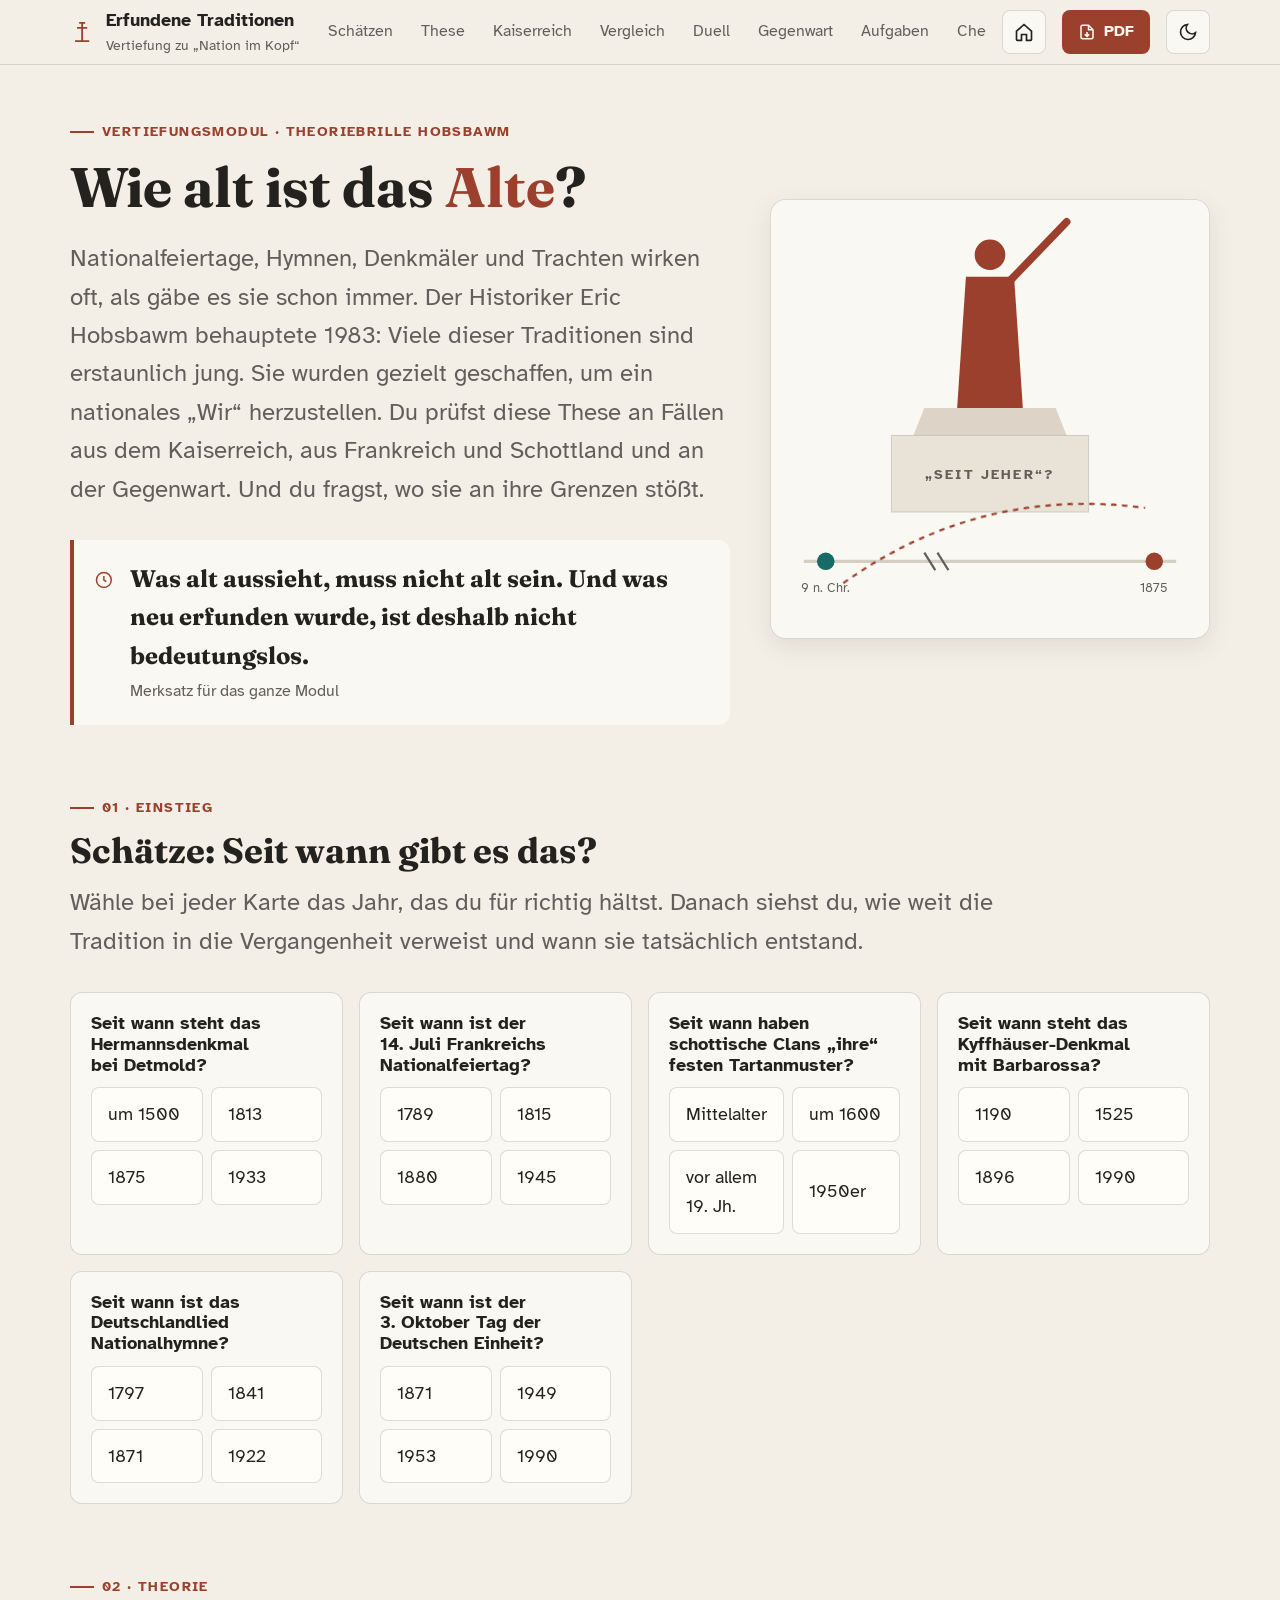
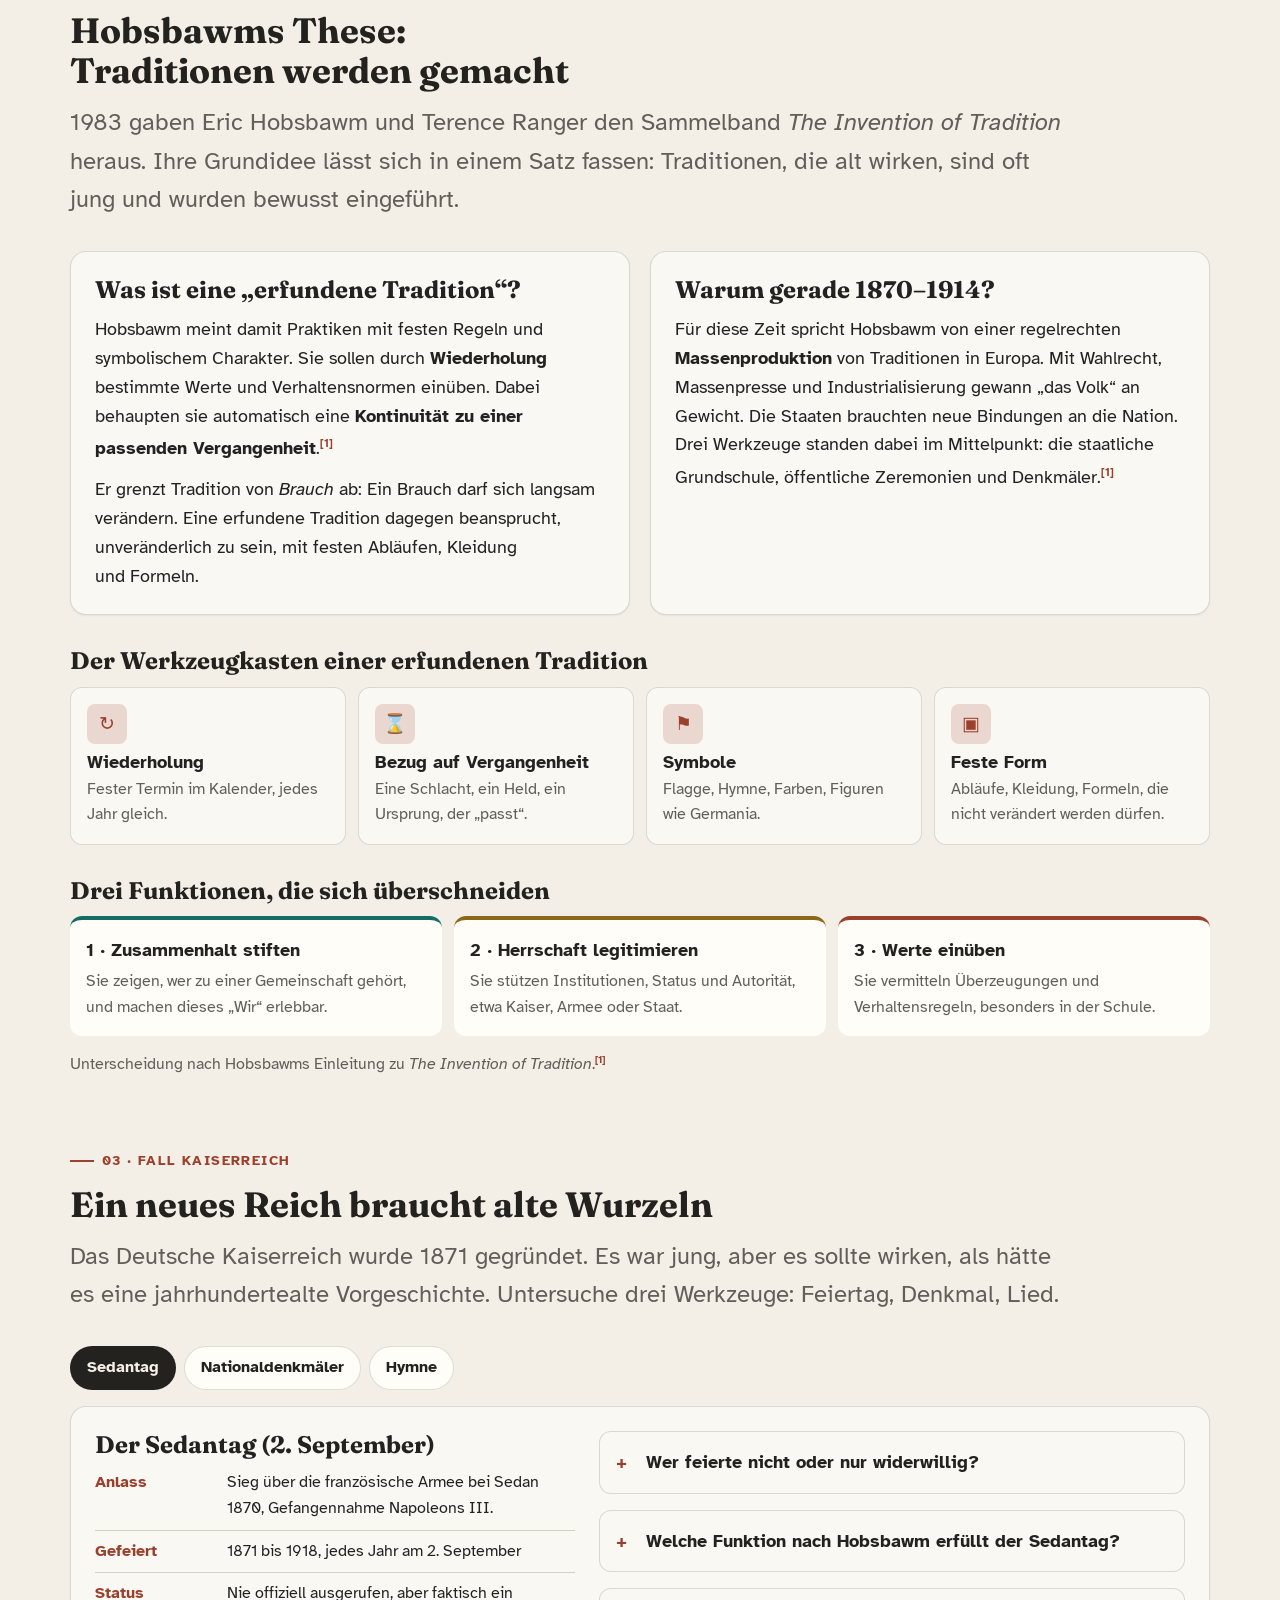
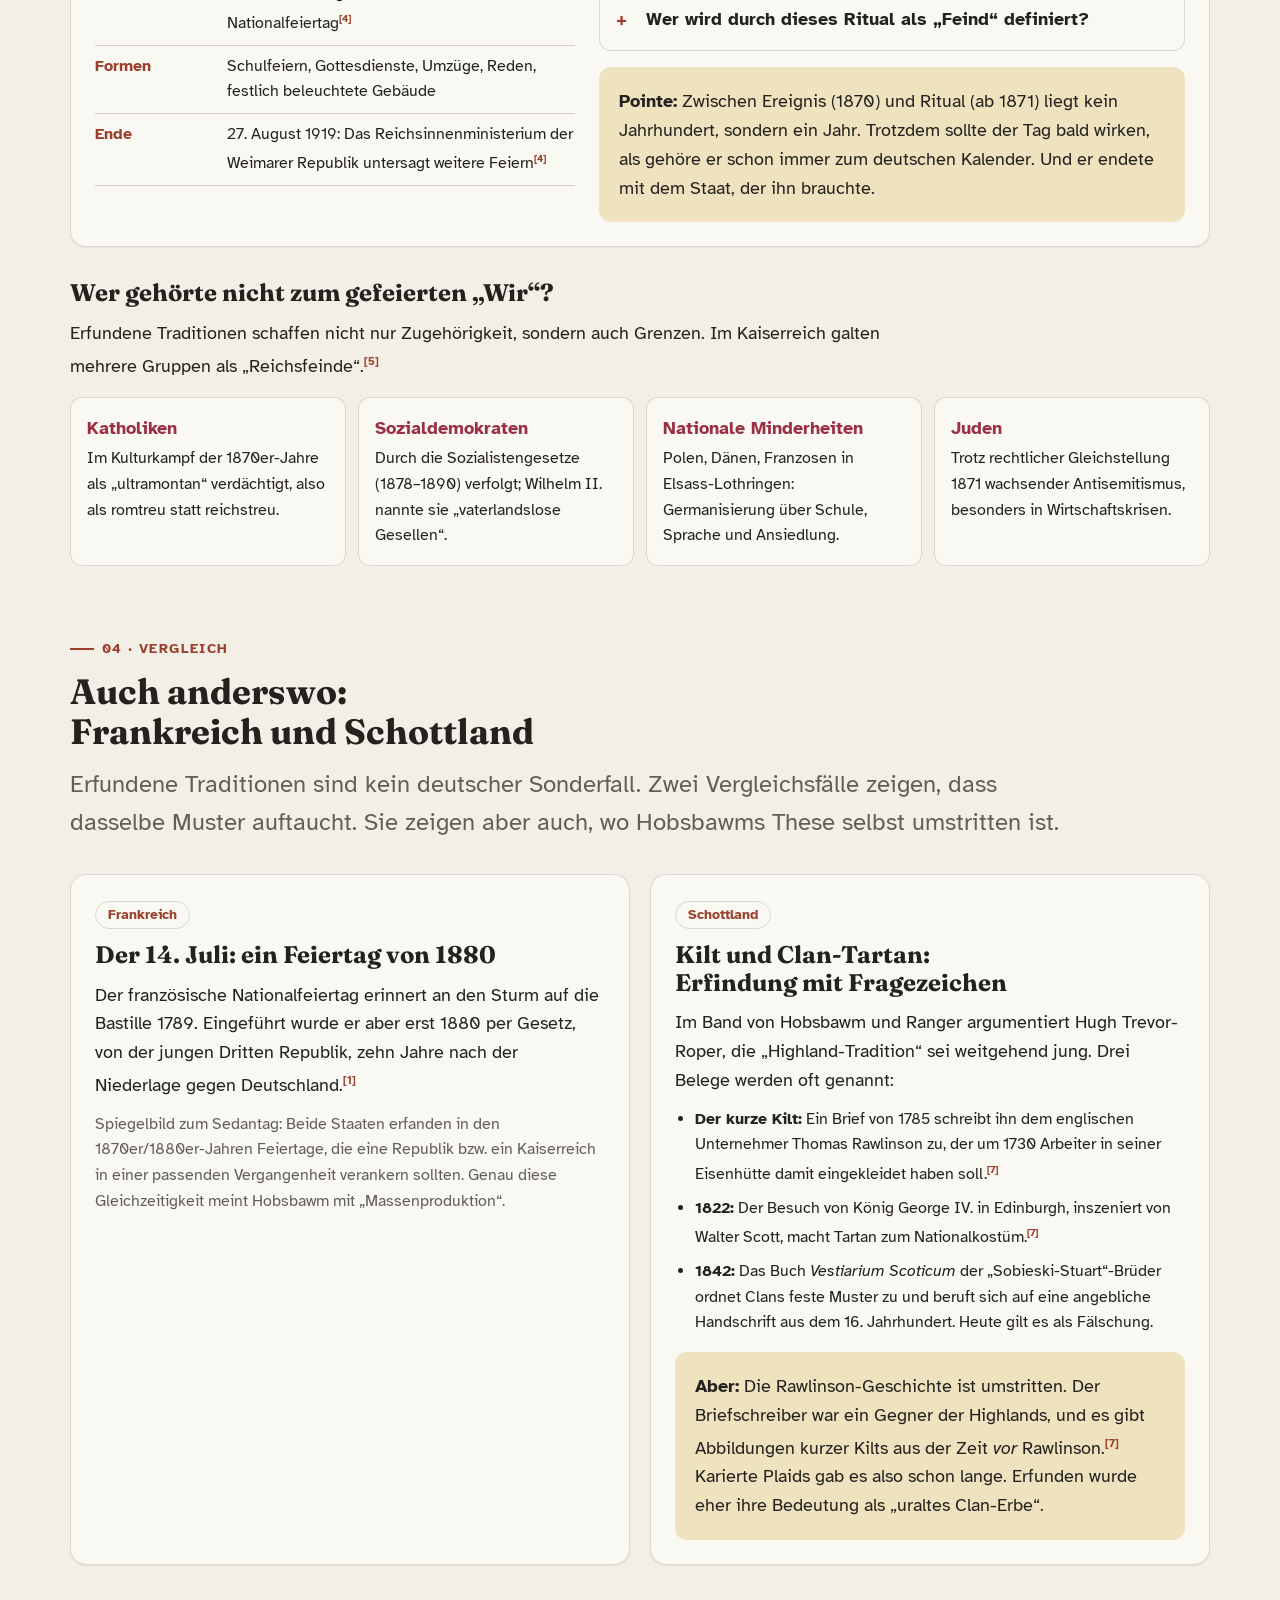
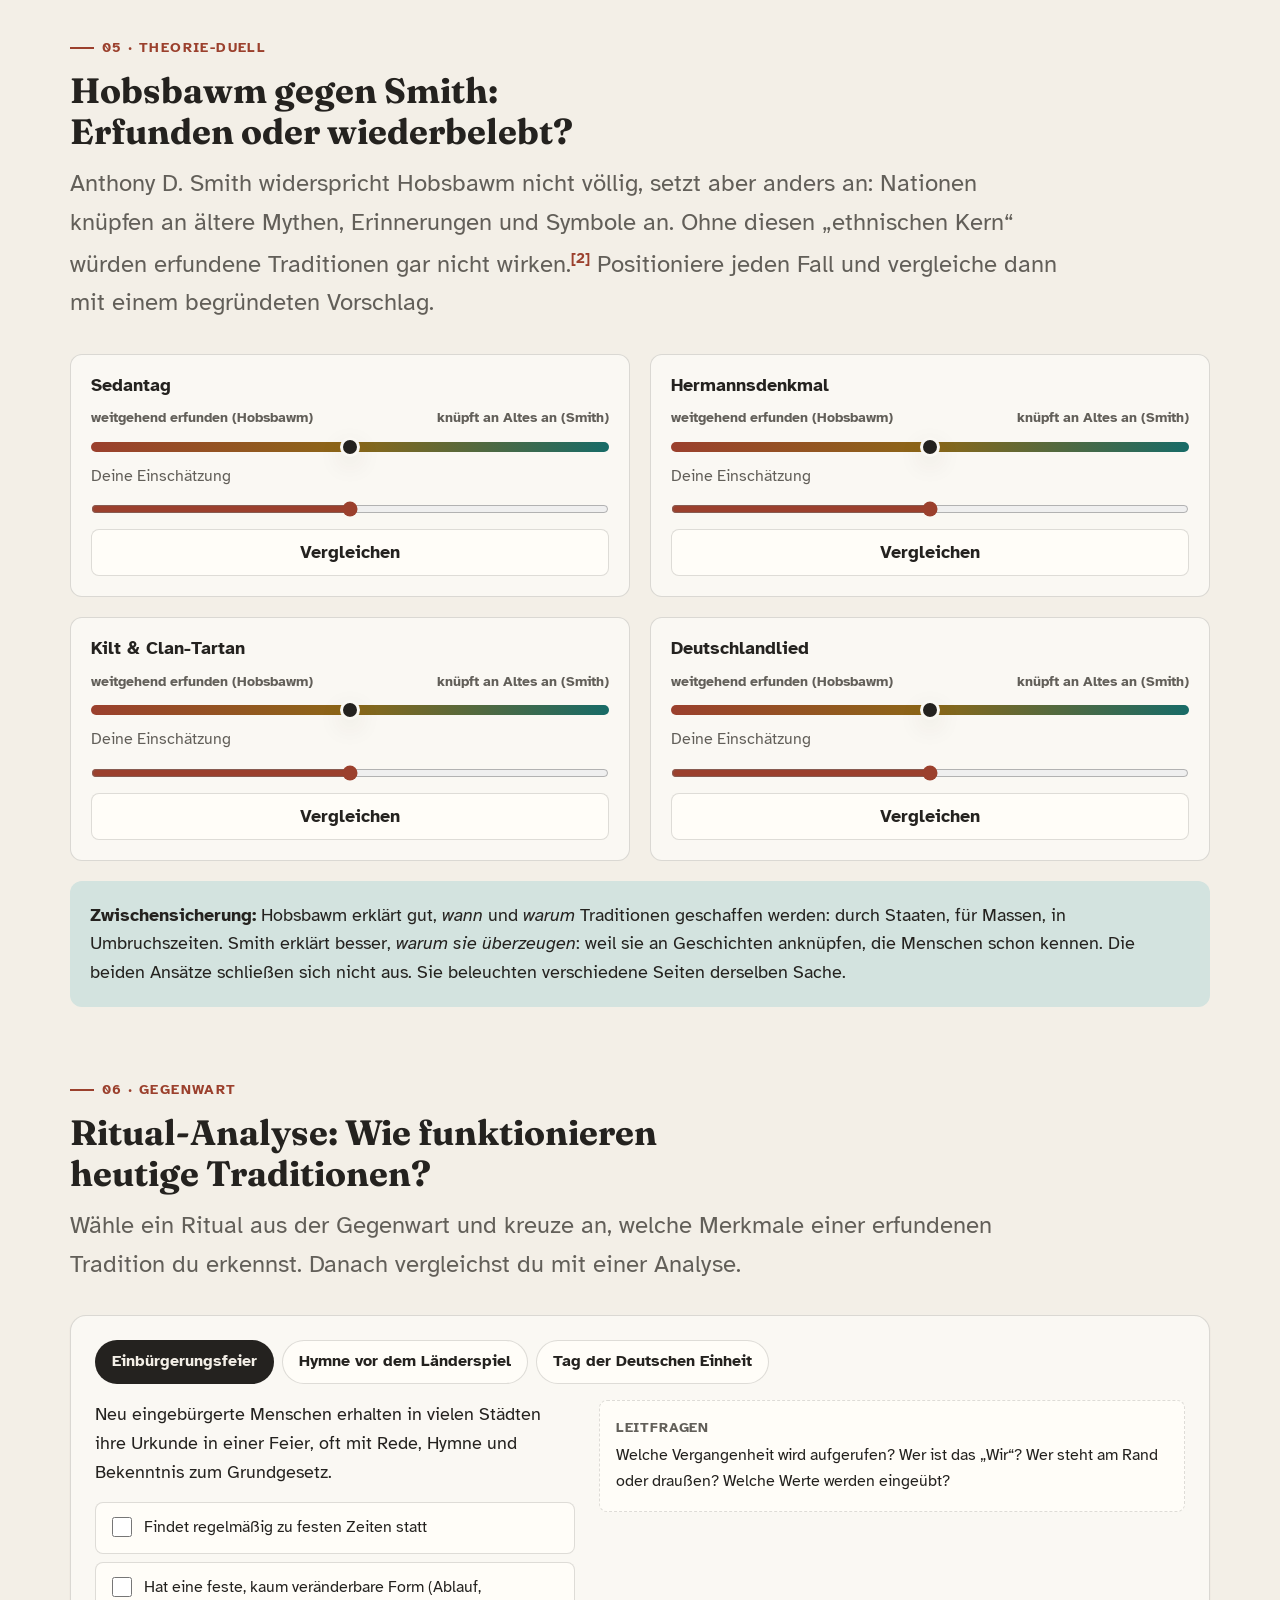
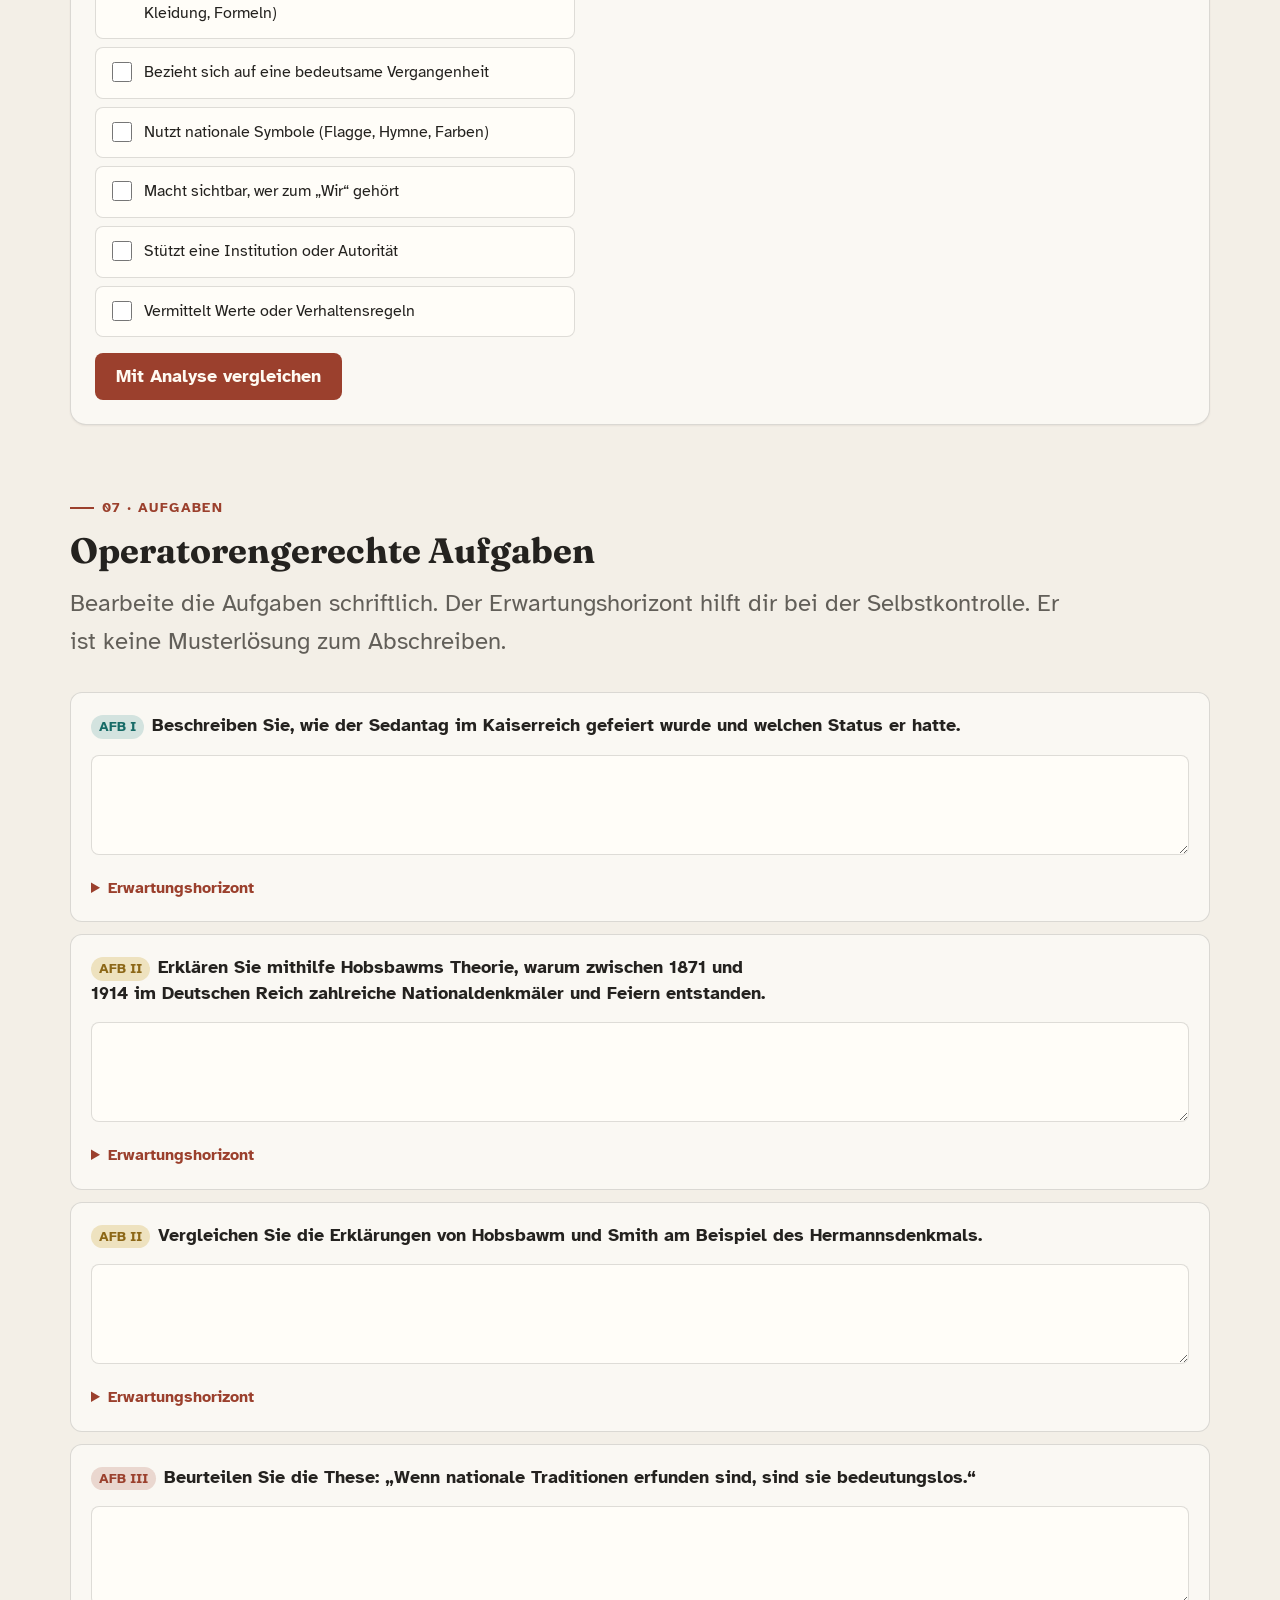
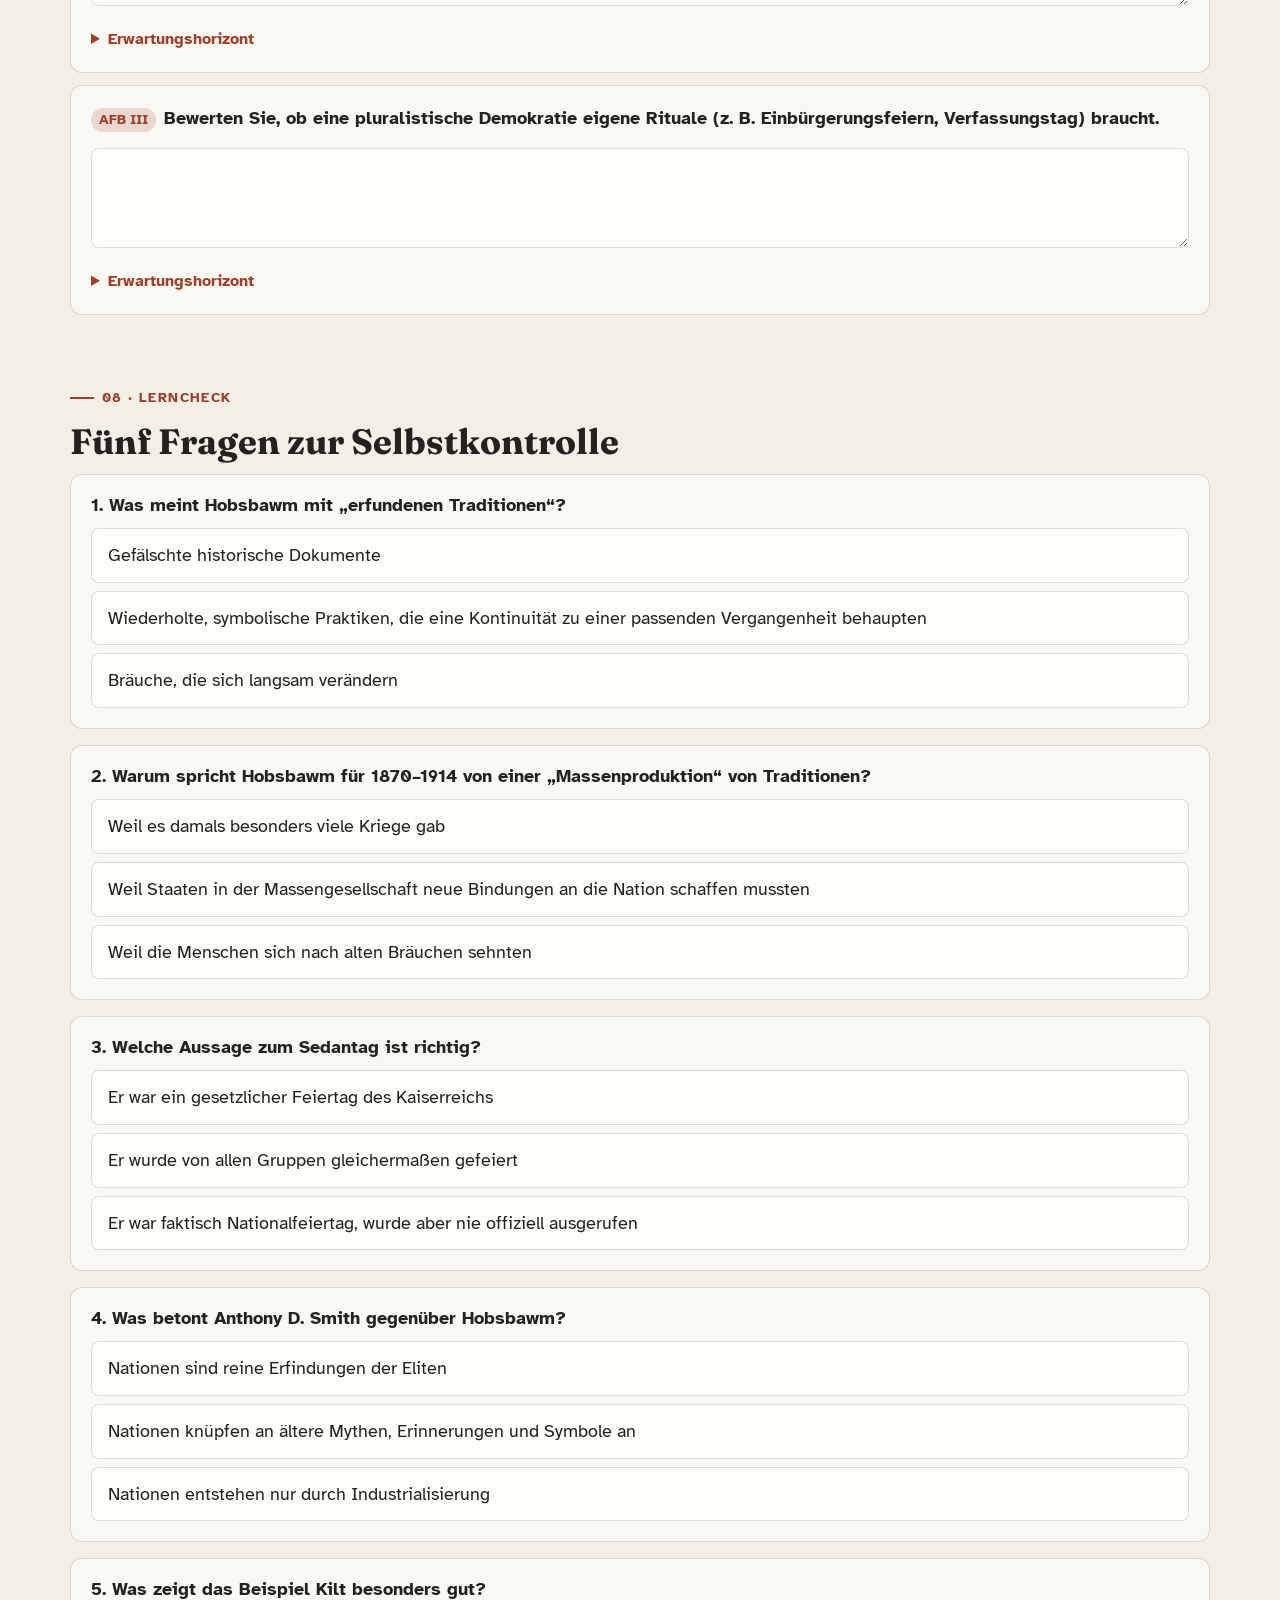
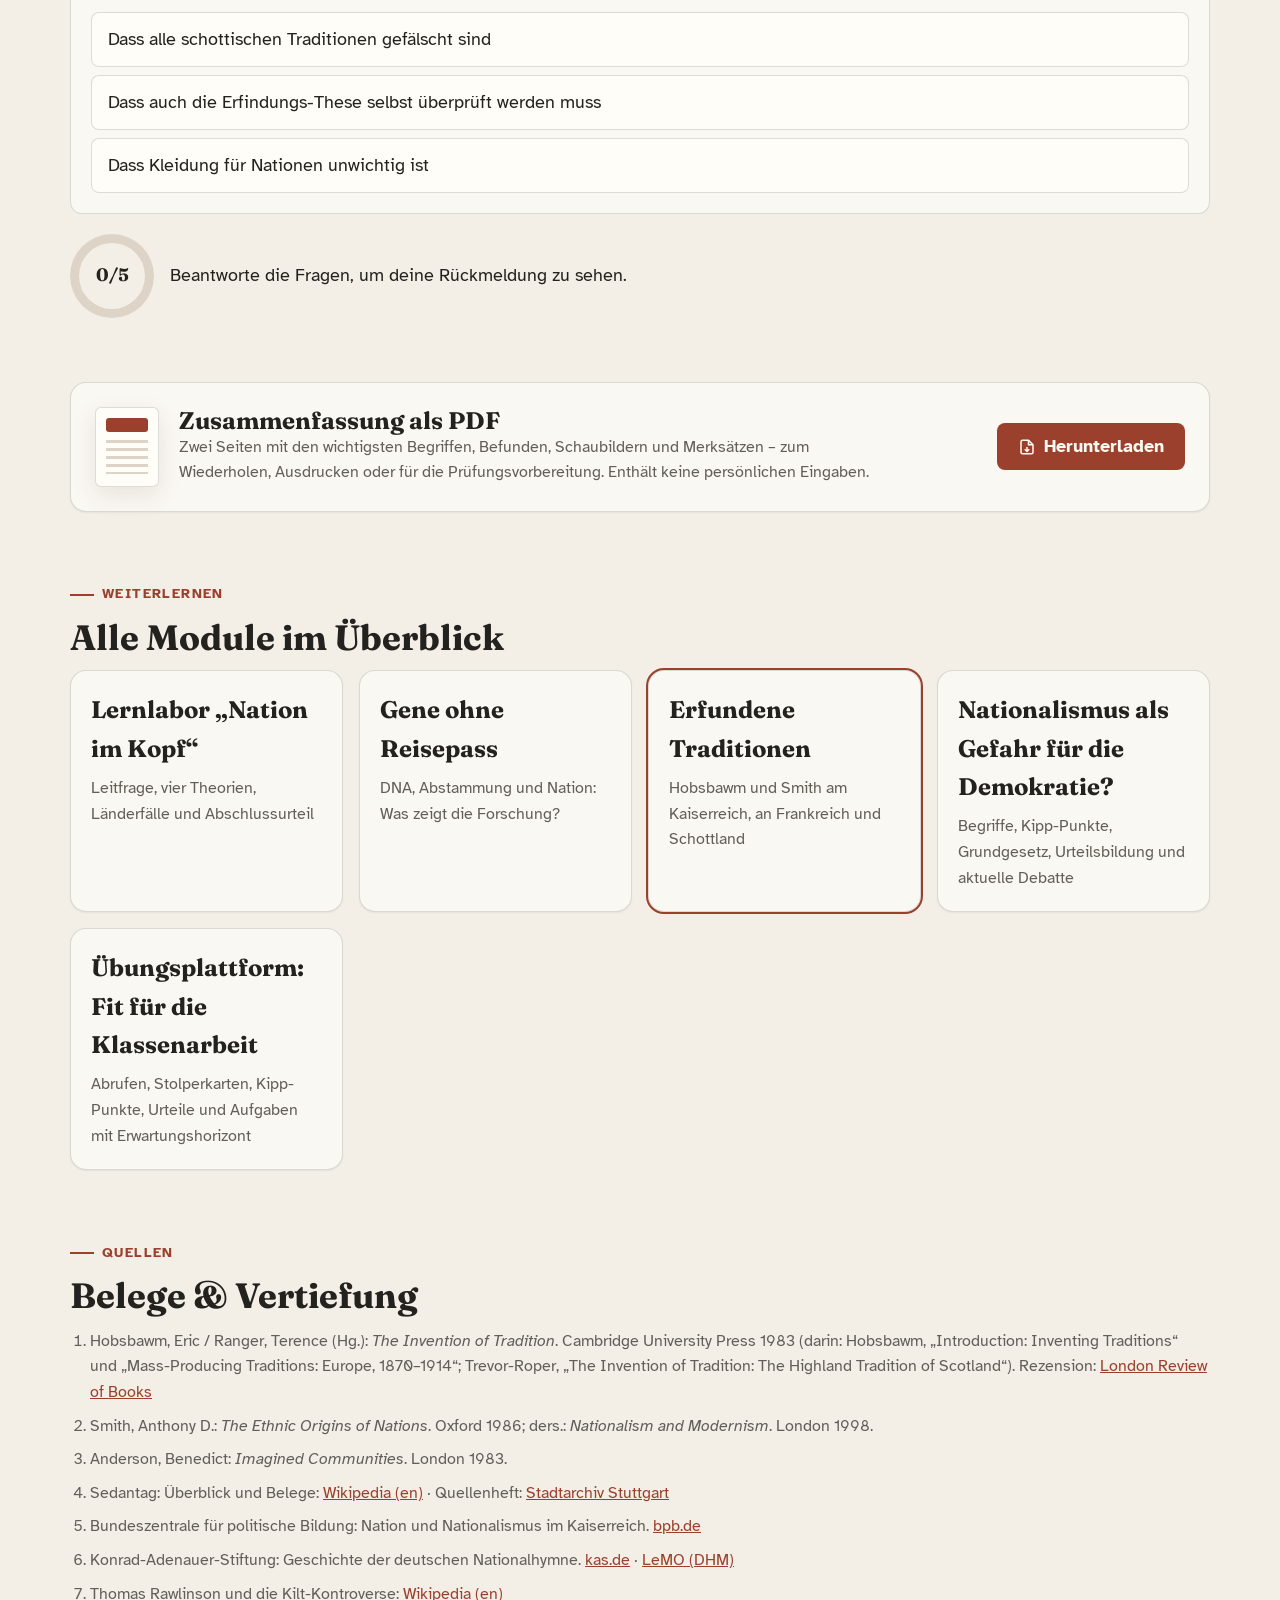
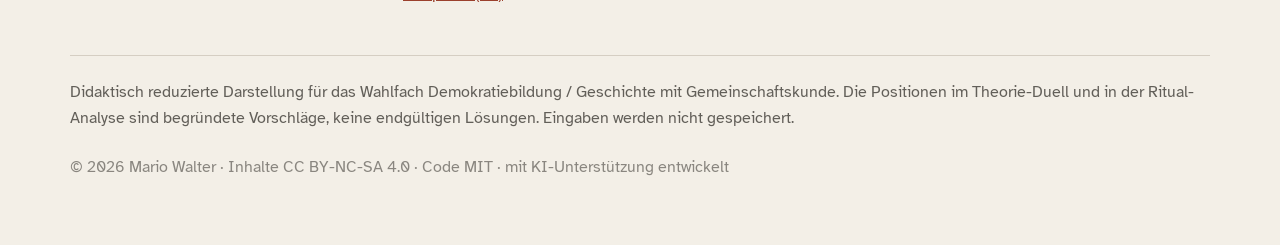
<file: erfundene-traditionen.html>
<!DOCTYPE html>
<html lang="de">
<head>
<meta charset="utf-8"/>
<meta name="viewport" content="width=device-width,initial-scale=1"/>
<meta name="description" content="Vertiefungsmodul zum Lernlabor „Nation im Kopf“: Hobsbawms These der erfundenen Traditionen, geprüft am Kaiserreich, an Schottland und an der Gegenwart."/>
<title>Erfundene Traditionen – Vertiefungsmodul</title>
<link href="https://fonts.googleapis.com" rel="preconnect"/>
<link crossorigin="" href="https://fonts.gstatic.com" rel="preconnect"/>
<link href="https://fonts.googleapis.com/css2?family=Atkinson+Hyperlegible:wght@400;700&family=Fraunces:opsz,wght@9..144,600;9..144,700&display=swap" rel="stylesheet"/>
<style>

:root,[data-theme="light"]{
 --bg:#f3efe7;--surface:#faf8f3;--surface-2:#fffdf8;--offset:#e9e2d7;--dynamic:#ddd4c7;--divider:#d5cec3;--border:rgba(36,34,31,.15);
 --text:#24221f;--muted:#625f59;--faint:#79746c;--inverse:#fffaf2;--primary:#9b402d;--primary-hover:#763020;--primary-hi:#ead7cf;
 --teal:#176b67;--teal-hi:#d3e3df;--gold:#8c6717;--gold-hi:#eee2bf;--error:#9a3043;--error-hi:#f0d8dc;--success:#386838;--success-hi:#dbe8d7;
 --g1:#2f5d8a;--g2:#4f8a7a;--g3:#b9a24a;--g4:#c0703f;
 --shadow-sm:0 1px 2px rgba(65,48,34,.07);--shadow-md:0 8px 24px rgba(65,48,34,.10);
 --font-display:'Fraunces',Georgia,serif;--font-body:'Atkinson Hyperlegible',Arial,sans-serif;
 --text-xs:clamp(.75rem,.7rem + .25vw,.875rem);--text-sm:clamp(.875rem,.8rem + .35vw,1rem);--text-base:clamp(1rem,.95rem + .25vw,1.125rem);--text-lg:clamp(1.125rem,1rem + .75vw,1.5rem);--text-xl:clamp(1.5rem,1.2rem + 1.25vw,2.25rem);--text-2xl:clamp(2rem,1.4rem + 2.6vw,3.6rem);
 --s1:.25rem;--s2:.5rem;--s3:.75rem;--s4:1rem;--s5:1.25rem;--s6:1.5rem;--s8:2rem;--s10:2.5rem;--s12:3rem;--s16:4rem;--r-sm:.375rem;--r-md:.5rem;--r-lg:.75rem;--r-xl:1rem
}
[data-theme="dark"]{--bg:#181715;--surface:#201e1b;--surface-2:#282521;--offset:#302d28;--dynamic:#3a3630;--divider:#3a3732;--border:rgba(238,233,225,.16);--text:#eee9e1;--muted:#c0b8ae;--faint:#9d958b;--inverse:#251813;--primary:#db826c;--primary-hover:#ee9e8a;--primary-hi:#4f3028;--teal:#6bb6af;--teal-hi:#263e3c;--gold:#d6ae57;--gold-hi:#443a25;--error:#e5788c;--error-hi:#4d2930;--success:#8ab67d;--success-hi:#2c3c28;--g1:#6f9fd0;--g2:#7cbca9;--g3:#d9c46a;--g4:#e09566;--shadow-sm:0 1px 2px rgba(0,0,0,.25);--shadow-md:0 8px 24px rgba(0,0,0,.3)}
*,*::before,*::after{box-sizing:border-box;margin:0;padding:0}
html{scroll-behavior:smooth;scroll-padding-top:5rem;-webkit-text-size-adjust:none;text-size-adjust:none}
body{min-height:100dvh;background:var(--bg);color:var(--text);font-family:var(--font-body);font-size:var(--text-base);line-height:1.6;-webkit-font-smoothing:antialiased}
button,input,select,textarea{font:inherit;color:inherit}button{cursor:pointer}
h1,h2,h3{line-height:1.15;text-wrap:balance}p,li{max-width:72ch;text-wrap:pretty}
a{color:var(--primary)}:focus-visible{outline:3px solid var(--primary);outline-offset:3px;border-radius:var(--r-sm)}
.skip{position:fixed;left:1rem;top:-5rem;background:var(--text);color:var(--bg);padding:.75rem 1rem;z-index:100}.skip:focus{top:1rem}

/* App bar */
.appbar{position:sticky;top:0;z-index:30;background:color-mix(in oklab,var(--bg) 92%,transparent);backdrop-filter:blur(14px);border-bottom:1px solid var(--border)}
.appbar-inner{max-width:1180px;margin:auto;min-height:64px;padding:0 var(--s5);display:flex;align-items:center;gap:var(--s4)}
.brand{display:flex;align-items:center;gap:var(--s3);font-weight:700}.brand small{display:block;color:var(--muted);font-size:var(--text-xs);font-weight:400}
.mark{width:34px;height:34px;color:var(--primary)}
.toc{margin-left:auto;display:flex;gap:var(--s1);overflow-x:auto;scrollbar-width:none}.toc::-webkit-scrollbar{display:none}
.toc a{white-space:nowrap;text-decoration:none;color:var(--muted);font-size:var(--text-sm);padding:var(--s2) var(--s3);border-radius:999px}
.toc a:hover,.toc a.on{background:var(--surface-2);color:var(--text);box-shadow:var(--shadow-sm)}
.icon-btn{width:44px;height:44px;flex:0 0 auto;display:grid;place-items:center;border:1px solid var(--border);background:var(--surface);border-radius:var(--r-md)}
.icon-btn:hover{background:var(--offset)}
.read-bar{position:absolute;left:0;bottom:-1px;height:3px;width:0;background:var(--primary)}

main{max-width:1180px;margin:auto;padding:0 var(--s5) var(--s16)}
section{padding-top:var(--s16)}
.eyebrow{display:inline-flex;align-items:center;gap:var(--s2);font-size:var(--text-xs);font-weight:700;text-transform:uppercase;letter-spacing:.1em;color:var(--primary);margin-bottom:var(--s3)}
.eyebrow::before{content:"";width:24px;height:2px;background:currentColor}
h2.title{font-family:var(--font-display);font-size:var(--text-xl);margin-bottom:var(--s3);max-width:28ch}
.intro{color:var(--muted);font-size:var(--text-lg);max-width:62ch;margin-bottom:var(--s8)}
.card{background:var(--surface);border:1px solid var(--border);border-radius:var(--r-xl);padding:var(--s6);box-shadow:var(--shadow-sm)}
.grid2{display:grid;grid-template-columns:repeat(2,minmax(0,1fr));gap:var(--s5)}
.grid3{display:grid;grid-template-columns:repeat(3,minmax(0,1fr));gap:var(--s4)}
.tag{display:inline-block;border:1px solid var(--border);border-radius:999px;padding:2px var(--s3);font-size:var(--text-xs);font-weight:700;color:var(--primary)}
.note{font-size:var(--text-sm);color:var(--muted);margin-top:var(--s3)}
sup a{font-weight:700;text-decoration:none;font-size:.75em}
.btn{min-height:44px;border:1px solid var(--border);border-radius:var(--r-md);padding:var(--s2) var(--s5);background:var(--surface-2);font-weight:700}
.btn:hover{background:var(--offset)}.btn.primary{background:var(--primary);color:var(--inverse);border-color:transparent}.btn.primary:hover{background:var(--primary-hover)}
.btn.on{background:var(--text);color:var(--bg)}
.callout{padding:var(--s5);border-radius:var(--r-lg);background:var(--gold-hi)}
.callout.teal{background:var(--teal-hi)}
.dark{background:var(--text);color:var(--bg);border-radius:var(--r-xl);padding:var(--s8)}
.dark .tag{color:var(--bg);border-color:color-mix(in oklab,var(--bg) 40%,transparent)}

/* Hero */
.hero{padding-top:var(--s12);display:grid;grid-template-columns:minmax(0,1.2fr) minmax(280px,.8fr);gap:var(--s10);align-items:center}
.hero h1{font-family:var(--font-display);font-size:var(--text-2xl);margin-bottom:var(--s5)}
.hero h1 em{font-style:normal;color:var(--primary)}
.hero .lead{font-size:var(--text-lg);color:var(--muted);max-width:52ch}
.hero-art{position:relative;aspect-ratio:1/1;background:var(--surface);border:1px solid var(--border);border-radius:var(--r-xl);box-shadow:var(--shadow-md);overflow:hidden}
.hero-art svg{width:100%;height:100%}
.helix-dot{animation:pulse 3.2s ease-in-out infinite}
@keyframes pulse{0%,100%{opacity:.35}50%{opacity:1}}
.stamp{animation:stamp 900ms cubic-bezier(.2,1.6,.4,1) 600ms both}
@keyframes stamp{from{opacity:0;transform:scale(1.6) rotate(-14deg)}to{opacity:1;transform:scale(1) rotate(-14deg)}}
.motto{margin-top:var(--s8);display:flex;gap:var(--s4);align-items:flex-start;padding:var(--s5);border-left:4px solid var(--primary);background:var(--surface);border-radius:0 var(--r-lg) var(--r-lg) 0}
.motto strong{font-family:var(--font-display);font-size:var(--text-lg)}

/* Myth cards */
.myths{display:grid;grid-template-columns:repeat(auto-fit,minmax(220px,1fr));gap:var(--s4)}
.flip{perspective:1000px;min-height:230px;border:0;background:none;text-align:left;padding:0}
.flip-inner{position:relative;width:100%;height:100%;min-height:230px;transition:transform 600ms cubic-bezier(.16,1,.3,1);transform-style:preserve-3d}
.flip.open .flip-inner{transform:rotateY(180deg)}
.face{position:absolute;inset:0;backface-visibility:hidden;border-radius:var(--r-xl);padding:var(--s5);display:flex;flex-direction:column;gap:var(--s3);border:1px solid var(--border)}
.front{background:var(--surface)}.front p{font-family:var(--font-display);font-size:var(--text-lg);line-height:1.25}
.front small{margin-top:auto;color:var(--muted);font-size:var(--text-xs)}
.back{transform:rotateY(180deg);background:var(--surface-2);font-size:var(--text-sm)}
.verdict{font-weight:700;font-size:var(--text-sm);display:inline-flex;align-items:center;gap:var(--s2)}
.verdict.no{color:var(--error)}.verdict.part{color:var(--gold)}.verdict.yes{color:var(--success)}

/* Gradient lab */
.gradient-lab{display:grid;gap:var(--s5)}
.strip-wrap{position:relative;height:120px;border-radius:var(--r-lg);overflow:hidden;border:1px solid var(--border)}
#strip{width:100%;height:100%;display:block}
.border-line{position:absolute;top:0;bottom:0;width:0;border-left:3px dashed var(--text);pointer-events:none}
.border-line span{position:absolute;top:8px;left:6px;white-space:nowrap;font-size:var(--text-xs);font-weight:700;background:var(--text);color:var(--bg);padding:2px 8px;border-radius:999px}
.swatches{display:grid;grid-template-columns:1fr auto 1fr;gap:var(--s4);align-items:center}
.swatch{display:flex;align-items:center;gap:var(--s3)}
.swatch i{width:48px;height:48px;border-radius:var(--r-md);border:1px solid var(--border);flex:0 0 auto}
.swatch.right{justify-content:flex-end;text-align:right}
.diff{font-family:var(--font-display);font-size:var(--text-lg);color:var(--primary);text-align:center}
input[type=range]{width:100%;accent-color:var(--primary)}
.mode-row{display:flex;flex-wrap:wrap;gap:var(--s2)}
.stat-row{display:grid;grid-template-columns:repeat(3,1fr);gap:var(--s4)}
.stat{background:var(--surface);border:1px solid var(--border);border-radius:var(--r-lg);padding:var(--s5)}
.stat b{display:block;font-family:var(--font-display);font-size:var(--text-xl);color:var(--primary);line-height:1.1}
.stat span{font-size:var(--text-sm);color:var(--muted)}

/* Balkan chart */
.chart{display:grid;gap:var(--s5)}
.hg h3{font-size:var(--text-base);margin-bottom:var(--s2)}
.bar-row{display:grid;grid-template-columns:110px 1fr 48px;gap:var(--s3);align-items:center;margin-bottom:6px;font-size:var(--text-sm)}
.bar{height:16px;background:var(--dynamic);border-radius:999px;overflow:hidden}
.bar i{display:block;height:100%;width:0;border-radius:999px;transition:width 1s cubic-bezier(.16,1,.3,1)}
.bar-row b{font-variant-numeric:tabular-nums;text-align:right}
.legend{display:flex;gap:var(--s4);flex-wrap:wrap;font-size:var(--text-sm)}
.legend span{display:inline-flex;align-items:center;gap:var(--s2)}.legend i{width:14px;height:14px;border-radius:4px}
.timeline{position:relative;display:grid;gap:var(--s4);padding-left:var(--s8)}
.timeline::before{content:"";position:absolute;left:11px;top:6px;bottom:6px;width:3px;background:linear-gradient(var(--g1),var(--g2),var(--g3),var(--g4),var(--primary));border-radius:3px}
.tl{position:relative}
.tl::before{content:"";position:absolute;left:calc(-1 * var(--s8) + 4px);top:5px;width:17px;height:17px;border-radius:50%;background:var(--surface);border:3px solid var(--primary)}
.tl time{font-size:var(--text-xs);font-weight:700;letter-spacing:.06em;text-transform:uppercase;color:var(--primary)}
.tl h3{font-size:var(--text-base);margin:2px 0}
.tl p{font-size:var(--text-sm);color:var(--muted)}
.tl.nation::before{background:var(--primary)}

/* Ancestors */
.anc{display:grid;grid-template-columns:minmax(0,1fr) minmax(0,1fr);gap:var(--s6);align-items:center}
.big-num{font-family:var(--font-display);font-size:clamp(2rem,1.2rem + 3.5vw,4rem);color:var(--primary);line-height:1;font-variant-numeric:tabular-nums;word-break:break-all}
.tree{display:flex;flex-wrap:wrap;gap:3px;max-height:220px;overflow:hidden;align-content:flex-start}
.tree i{width:9px;height:9px;border-radius:50%;background:var(--teal);opacity:.75}
.tree i.me{background:var(--primary);opacity:1;width:14px;height:14px}

/* Within/between */
.dots{display:grid;grid-template-columns:repeat(20,1fr);gap:4px;max-width:520px}
.dots i{aspect-ratio:1;border-radius:50%;background:var(--teal);transition:background .4s}
.dots i.btw{background:var(--primary)}

/* DNA test sim */
.sim{display:grid;grid-template-columns:minmax(0,1.1fr) minmax(0,.9fr);gap:var(--s6)}
.seg-track{position:relative;height:90px;border-radius:var(--r-lg);background:linear-gradient(90deg,var(--g1),var(--g2),var(--g3),var(--g4));opacity:.9;margin:var(--s4) 0 var(--s2)}
.seg{position:absolute;top:50%;width:14px;height:14px;border-radius:50%;background:var(--surface-2);border:2px solid var(--text);transform:translate(-50%,-50%)}
.cut{position:absolute;top:-8px;bottom:-8px;border-left:3px solid var(--text)}
.cut span{position:absolute;bottom:-26px;left:-4px;font-size:var(--text-xs);font-weight:700;white-space:nowrap}
.axis{display:flex;justify-content:space-between;font-size:var(--text-xs);color:var(--muted);margin-top:var(--s6)}
.result-table{width:100%;border-collapse:collapse;font-variant-numeric:tabular-nums}
.result-table td{padding:var(--s2) 0;border-bottom:1px solid var(--divider)}
.result-table td:last-child{text-align:right;font-weight:700}
.result-table .mini{height:8px;background:var(--dynamic);border-radius:999px;overflow:hidden;margin-top:4px}
.result-table .mini i{display:block;height:100%;background:var(--primary);transition:width .5s}
.dna-same{margin-top:var(--s4);padding:var(--s3) var(--s4);border-radius:var(--r-md);background:var(--success-hi);font-size:var(--text-sm);font-weight:700}

/* Convergence */
.conv{display:grid;grid-template-columns:1fr 70px 1fr;gap:var(--s3);align-items:stretch;margin-top:var(--s4)}
.conv .side{background:var(--surface-2);border:1px solid var(--border);border-radius:var(--r-lg);padding:var(--s4)}
.conv .side h4{font-size:var(--text-sm);margin-bottom:var(--s1)}
.conv .side code{font-size:var(--text-xs);background:var(--offset);padding:1px 6px;border-radius:4px}
.conv .mid{display:grid;place-items:center;text-align:center;font-size:var(--text-xs);font-weight:700;color:var(--primary)}

/* Sorting game */
.sort-statements{display:flex;flex-wrap:wrap;gap:var(--s2);margin-bottom:var(--s5)}
.chip{border:1px solid var(--border);background:var(--surface-2);border-radius:999px;padding:var(--s2) var(--s4);text-align:left;font-size:var(--text-sm)}
.chip.sel{outline:3px solid var(--primary)}
.chip.ok{background:var(--success-hi);border-color:var(--success)}
.chip.bad{animation:shake .4s}
@keyframes shake{25%{transform:translateX(-5px)}75%{transform:translateX(5px)}}
.bins{display:grid;grid-template-columns:repeat(4,minmax(0,1fr));gap:var(--s3)}
.bin{min-height:180px;border:2px dashed var(--border);border-radius:var(--r-lg);padding:var(--s4);background:var(--surface);text-align:left;display:flex;flex-direction:column;gap:var(--s2)}
.bin:hover{border-color:var(--primary)}
.bin h3{font-size:var(--text-base)}.bin small{color:var(--muted);font-size:var(--text-xs)}
.bin .chip{font-size:var(--text-xs);cursor:default}
.feedback{min-height:28px;margin-top:var(--s3);font-weight:700}

/* Mila */
.mila{display:grid;grid-template-columns:minmax(0,.8fr) minmax(0,1.2fr);gap:var(--s6)}
.persons{display:grid;gap:var(--s3)}
.person{display:grid;grid-template-columns:56px 1fr;gap:var(--s3);align-items:center;background:var(--surface);border:1px solid var(--border);border-radius:var(--r-lg);padding:var(--s4)}
.avatar{width:56px;height:56px;border-radius:50%;display:grid;place-items:center;font-family:var(--font-display);font-weight:700;font-size:1.3rem;color:var(--inverse)}
.pills{display:flex;flex-wrap:wrap;gap:4px;margin-top:4px}.pills span{font-size:var(--text-xs);background:var(--offset);border-radius:999px;padding:1px 8px}
details.q{background:var(--surface);border:1px solid var(--border);border-radius:var(--r-lg);padding:var(--s4);margin-bottom:var(--s2)}
details.q summary{font-weight:700;cursor:pointer;list-style:none;display:flex;gap:var(--s3)}
details.q summary::before{content:"+";color:var(--primary);font-weight:700;width:1em}
details.q[open] summary::before{content:"–"}
details.q p{margin-top:var(--s3);color:var(--muted);font-size:var(--text-sm)}

/* Quiz */
.quiz{display:grid;gap:var(--s4)}
.qcard{background:var(--surface);border:1px solid var(--border);border-radius:var(--r-lg);padding:var(--s5)}
.qcard h3{font-size:var(--text-base);margin-bottom:var(--s3)}
.opts{display:grid;gap:var(--s2)}
.opt{text-align:left;padding:var(--s3) var(--s4);border:1px solid var(--border);border-radius:var(--r-md);background:var(--surface-2)}
.opt:hover{background:var(--offset)}.opt.correct{background:var(--success-hi);border-color:var(--success)}.opt.wrong{background:var(--error-hi);border-color:var(--error)}
.why{display:none;margin-top:var(--s3);font-size:var(--text-sm);color:var(--muted)}.qcard.done .why{display:block}
.score{display:flex;align-items:center;gap:var(--s4);margin-top:var(--s5)}
.ring{width:84px;height:84px;border-radius:50%;display:grid;place-items:center;background:conic-gradient(var(--primary) 0deg,var(--dynamic) 0);position:relative;font-family:var(--font-display);font-weight:700}
.ring::before{content:"";position:absolute;inset:9px;border-radius:50%;background:var(--bg)}.ring span{z-index:1}

/* Law timeline */
.law{display:grid;grid-template-columns:repeat(4,minmax(0,1fr));gap:var(--s3)}
.law article{background:var(--surface);border:1px solid var(--border);border-radius:var(--r-lg);padding:var(--s4);border-top:4px solid var(--g1)}
.law article:nth-child(2){border-top-color:var(--error)}.law article:nth-child(3){border-top-color:var(--g3)}.law article:nth-child(4){border-top-color:var(--teal)}
.law time{font-family:var(--font-display);font-size:var(--text-lg);font-weight:700}
.law p{font-size:var(--text-sm);color:var(--muted);margin-top:var(--s2)}

textarea{width:100%;min-height:130px;margin-top:var(--s2);padding:var(--s3);background:var(--surface-2);border:1px solid var(--border);border-radius:var(--r-md);resize:vertical}
.sources ol{padding-left:var(--s5);display:grid;gap:var(--s2);font-size:var(--text-sm);color:var(--muted)}
.sources li{max-width:none}
footer{margin-top:var(--s12);padding-top:var(--s6);border-top:1px solid var(--divider);font-size:var(--text-sm);color:var(--muted)}

.reveal{opacity:0;transform:translateY(14px);transition:opacity .7s ease,transform .7s cubic-bezier(.16,1,.3,1)}
.reveal.in{opacity:1;transform:none}

@media(max-width:900px){.hero,.anc,.sim,.mila{grid-template-columns:1fr}.bins{grid-template-columns:1fr 1fr}.law{grid-template-columns:1fr 1fr}.grid3{grid-template-columns:1fr}.toc{display:none}.hero-art{max-width:420px}}
@media(max-width:640px){main{padding:0 var(--s4) var(--s12)}section{padding-top:var(--s12)}.grid2,.bins,.law,.stat-row{grid-template-columns:1fr}.conv{grid-template-columns:1fr}.conv .mid{padding:var(--s2)}.bar-row{grid-template-columns:84px 1fr 40px}.dots{grid-template-columns:repeat(10,1fr)}.swatches{grid-template-columns:1fr}.swatch.right{justify-content:flex-start;text-align:left;flex-direction:row-reverse}.brand small{display:none}.dark{padding:var(--s5)}}
@media print{.appbar,.btn,.mode-row{display:none!important}.reveal{opacity:1;transform:none}.flip-inner{transform:none!important}.back{position:relative;transform:none}.front{display:none}section{break-inside:avoid}}
@media(prefers-reduced-motion:reduce){*,*::before,*::after{animation-duration:.01ms!important;transition-duration:.01ms!important;scroll-behavior:auto!important}.reveal{opacity:1;transform:none}}

/* === Gemeinsame Erweiterungen für alle Vertiefungsmodule === */
.pdf-btn{display:inline-flex;align-items:center;gap:var(--s2);min-height:44px;padding:0 var(--s4);border-radius:var(--r-md);background:var(--primary);color:var(--inverse);text-decoration:none;font-weight:700;font-size:var(--text-sm);flex:0 0 auto}
.pdf-btn:hover{background:var(--primary-hover)}
.pdf-btn svg{flex:0 0 auto}
@media(max-width:640px){.pdf-btn span{display:none}.pdf-btn{padding:0;width:44px;justify-content:center}}
.home-btn{text-decoration:none;color:inherit;margin-left:auto}
@media(min-width:901px){.home-btn{margin-left:0}}
.pdf-cta{display:grid;grid-template-columns:auto 1fr auto;gap:var(--s5);align-items:center;background:var(--surface);border:1px solid var(--border);border-radius:var(--r-xl);padding:var(--s6);box-shadow:var(--shadow-sm)}
.pdf-cta .doc{width:64px;height:80px;border-radius:6px;background:var(--surface-2);border:1px solid var(--border);position:relative;box-shadow:var(--shadow-md)}
.pdf-cta .doc::before{content:"";position:absolute;inset:10px 10px auto;height:14px;background:var(--primary);border-radius:3px}
.pdf-cta .doc::after{content:"";position:absolute;left:10px;right:10px;top:32px;height:34px;background:repeating-linear-gradient(var(--dynamic) 0 3px,transparent 3px 8px)}
.pdf-cta h3{font-family:var(--font-display);font-size:var(--text-lg)}
.pdf-cta p{font-size:var(--text-sm);color:var(--muted)}
@media(max-width:640px){.pdf-cta{grid-template-columns:1fr}.pdf-cta .doc{display:none}}
.afb{display:inline-block;font-size:var(--text-xs);font-weight:700;padding:2px 8px;border-radius:999px;margin-right:var(--s2)}
.afb.i{background:var(--teal-hi);color:var(--teal)}.afb.ii{background:var(--gold-hi);color:var(--gold)}.afb.iii{background:var(--primary-hi);color:var(--primary)}
.tasks{display:grid;gap:var(--s3)}
.task{background:var(--surface);border:1px solid var(--border);border-radius:var(--r-lg);padding:var(--s5)}
.task h3{font-size:var(--text-base);margin-bottom:var(--s2);line-height:1.4}
.task details{margin-top:var(--s3)}
.task summary{cursor:pointer;font-weight:700;color:var(--primary);font-size:var(--text-sm)}
.task ul{margin:var(--s3) 0 0 var(--s5);display:grid;gap:var(--s1);font-size:var(--text-sm);color:var(--muted)}
.task textarea{min-height:100px}
.tabs{display:flex;flex-wrap:wrap;gap:var(--s2);margin-bottom:var(--s4)}
.tabs button{min-height:44px;border:1px solid var(--border);border-radius:999px;padding:var(--s2) var(--s4);background:var(--surface-2);font-weight:700;font-size:var(--text-sm)}
.tabs button[aria-selected=true]{background:var(--text);color:var(--bg);border-color:transparent}
.panel-grid{display:grid;grid-template-columns:minmax(0,.9fr) minmax(0,1.1fr);gap:var(--s6);align-items:start}
.facts{display:grid;gap:var(--s2);font-size:var(--text-sm)}
.facts div{display:grid;grid-template-columns:120px 1fr;gap:var(--s3);padding-bottom:var(--s2);border-bottom:1px solid var(--divider)}
.facts b{color:var(--primary)}
.qa{display:grid;gap:var(--s2)}
.check-list{display:grid;gap:var(--s2);list-style:none}
.check-list label{display:flex;gap:var(--s3);align-items:flex-start;padding:var(--s3) var(--s4);border:1px solid var(--border);border-radius:var(--r-md);background:var(--surface-2);cursor:pointer;font-size:var(--text-sm)}
.check-list input{width:20px;height:20px;accent-color:var(--primary);flex:0 0 auto;margin-top:2px}
.slider-case{display:grid;gap:var(--s3);background:var(--surface);border:1px solid var(--border);border-radius:var(--r-lg);padding:var(--s5)}
.slider-case h3{font-size:var(--text-base)}
.scale-labels{display:flex;justify-content:space-between;font-size:var(--text-xs);color:var(--muted);font-weight:700}
.scale-track{position:relative;height:10px;border-radius:999px;background:linear-gradient(90deg,var(--primary),var(--gold),var(--teal))}
.scale-track .mk{position:absolute;top:50%;width:20px;height:20px;border-radius:50%;transform:translate(-50%,-50%);border:3px solid var(--surface);box-shadow:var(--shadow-md);transition:left .5s cubic-bezier(.16,1,.3,1)}
.scale-track .mk.you{background:var(--text)}.scale-track .mk.ref{background:var(--surface-2);border-color:var(--text);opacity:0}
.scale-track .mk.ref.show{opacity:1}
.reveal-box{display:none;font-size:var(--text-sm);background:var(--surface-2);border-radius:var(--r-md);padding:var(--s4)}
.reveal-box.show{display:block}
.two-args{display:grid;grid-template-columns:1fr 1fr;gap:var(--s3);margin-top:var(--s2)}
.two-args div{padding:var(--s3);border-radius:var(--r-md);background:var(--offset)}
.two-args b{display:block;font-size:var(--text-xs);text-transform:uppercase;letter-spacing:.06em;margin-bottom:2px}
.modules{display:grid;grid-template-columns:repeat(auto-fit,minmax(220px,1fr));gap:var(--s4)}
.module-card{display:flex;flex-direction:column;gap:var(--s2);padding:var(--s5);border-radius:var(--r-xl);border:1px solid var(--border);background:var(--surface);text-decoration:none;color:inherit;box-shadow:var(--shadow-sm);transition:transform .2s,box-shadow .2s}
.module-card:hover{transform:translateY(-2px);box-shadow:var(--shadow-md)}
.module-card b{font-family:var(--font-display);font-size:var(--text-lg)}
.module-card span{font-size:var(--text-sm);color:var(--muted)}
.module-card.current{outline:2px solid var(--primary)}
.quote{font-family:var(--font-display);font-size:var(--text-lg);line-height:1.35;border-left:4px solid var(--primary);padding-left:var(--s4)}
.quote cite{display:block;font-family:var(--font-body);font-size:var(--text-xs);color:var(--muted);font-style:normal;margin-top:var(--s2)}
.src-box{background:var(--surface-2);border:1px dashed var(--border);border-radius:var(--r-md);padding:var(--s4);font-size:var(--text-sm)}
.src-box b{display:block;font-size:var(--text-xs);letter-spacing:.06em;text-transform:uppercase;color:var(--muted);margin-bottom:var(--s1)}
@media(max-width:900px){.panel-grid{grid-template-columns:1fr}}
@media(max-width:640px){.two-args{grid-template-columns:1fr}.facts div{grid-template-columns:1fr}}
@media(min-width:901px){.brand span,.brand small{white-space:nowrap}}
@media(max-width:1180px){.appbar .brand small{display:none}}
.appbar .brand{min-width:0}
.slider-case{align-content:start}
#duel{align-items:start}

/* Modulspezifisch */
.hero-art .tick{stroke:var(--divider)}
.dumb{width:100%;height:auto;display:block}
.dumb text{font-family:var(--font-body)}
.monument-svg{width:100%;max-width:300px;height:auto;display:block;margin:auto}
.guess-grid{display:grid;grid-template-columns:repeat(auto-fit,minmax(260px,1fr));gap:var(--s4)}
.guess-grid .qcard h3{font-size:var(--text-base)}
.guess-grid .opts{grid-template-columns:1fr 1fr}
.guess-note{display:none;margin-top:var(--s3);font-size:var(--text-sm);color:var(--muted)}
.qcard.done .guess-note{display:block}
.chart-wrap{display:none}
.chart-wrap.show{display:block;animation:fadeUp .6s cubic-bezier(.16,1,.3,1)}
@keyframes fadeUp{from{opacity:0;transform:translateY(10px)}to{opacity:1;transform:none}}
.toolbox{display:grid;grid-template-columns:repeat(4,minmax(0,1fr));gap:var(--s3)}
.tool{background:var(--surface);border:1px solid var(--border);border-radius:var(--r-lg);padding:var(--s4)}
.tool .ic{width:40px;height:40px;border-radius:var(--r-md);display:grid;place-items:center;background:var(--primary-hi);color:var(--primary);margin-bottom:var(--s2);font-size:1.2rem}
.tool h3{font-size:var(--text-base);margin-bottom:var(--s1)}
.tool p{font-size:var(--text-sm);color:var(--muted)}
.types{display:grid;grid-template-columns:repeat(3,minmax(0,1fr));gap:var(--s3)}
.types div{padding:var(--s4);border-radius:var(--r-lg);background:var(--surface-2);border-top:4px solid var(--teal)}
.types div:nth-child(2){border-top-color:var(--gold)}.types div:nth-child(3){border-top-color:var(--primary)}
.types b{display:block;margin-bottom:var(--s1)}
.types p{font-size:var(--text-sm);color:var(--muted)}
.excl{display:grid;grid-template-columns:repeat(4,minmax(0,1fr));gap:var(--s3)}
.excl div{background:var(--surface);border:1px solid var(--border);border-radius:var(--r-lg);padding:var(--s4);font-size:var(--text-sm)}
.excl b{display:block;font-size:var(--text-base);margin-bottom:var(--s1);color:var(--error)}
.result-panel{display:none;margin-top:var(--s4)}
.result-panel.show{display:block}
.meter{height:12px;border-radius:999px;background:var(--dynamic);overflow:hidden;margin:var(--s2) 0}
.meter i{display:block;height:100%;background:var(--primary);transition:width .5s}
@media(max-width:900px){.toolbox,.excl{grid-template-columns:1fr 1fr}.types{grid-template-columns:1fr}}
@media(max-width:640px){.toolbox,.excl{grid-template-columns:1fr}.guess-grid .opts{grid-template-columns:1fr}}
</style>
</head>
<body>
<a class="skip" href="#main">Zum Inhalt springen</a>
<header class="appbar"><div class="appbar-inner">
 <div class="brand"><svg class="mark" viewBox="0 0 24 24" fill="none" stroke="currentColor" stroke-width="1.8" aria-hidden="true"><path d="M12 3v18M5 21h14M7 8h10M9 3h6"/></svg><div><span>Erfundene Traditionen</span><small>Vertiefung zu „Nation im Kopf“</small></div></div>
 <nav class="toc" aria-label="Abschnitte"><a href="#schaetzen">Schätzen</a><a href="#these">These</a><a href="#kaiserreich">Kaiserreich</a><a href="#vergleich">Vergleich</a><a href="#duell">Duell</a><a href="#gegenwart">Gegenwart</a><a href="#aufgaben">Aufgaben</a><a href="#check">Check</a></nav>
 <a class="icon-btn home-btn" href="index.html" aria-label="Zurück zum Lernlabor „Nation im Kopf“" title="Zum Lernlabor"><svg width="20" height="20" viewBox="0 0 24 24" fill="none" stroke="currentColor" stroke-width="2"><path d="M3 11l9-8 9 8v10a1 1 0 0 1-1 1h-5v-7H9v7H4a1 1 0 0 1-1-1z"/></svg></a>
 <a class="pdf-btn" href="pdf/erfundene-traditionen-zusammenfassung.pdf" download aria-label="Zusammenfassung als PDF herunterladen" title="Zusammenfassung als PDF"><svg width="18" height="18" viewBox="0 0 24 24" fill="none" stroke="currentColor" stroke-width="2" aria-hidden="true"><path d="M14 3H6a2 2 0 0 0-2 2v14a2 2 0 0 0 2 2h12a2 2 0 0 0 2-2V9z"/><path d="M14 3v6h6M12 12v6M9 15l3 3 3-3"/></svg><span>PDF</span></a>
 <button class="icon-btn" id="themeBtn" aria-label="Hell/Dunkel wechseln" title="Hell/Dunkel"><svg id="themeIcon" width="20" height="20" viewBox="0 0 24 24" fill="none" stroke="currentColor" stroke-width="2"><path d="M21 12.79A9 9 0 1 1 11.21 3 7 7 0 0 0 21 12.79z"/></svg></button>
 <div class="read-bar" id="readBar"></div>
</div></header>

<main id="main">

<div class="hero">
 <div>
  <span class="eyebrow">Vertiefungsmodul · Theoriebrille Hobsbawm</span>
  <h1>Wie alt ist das <em>Alte</em>?</h1>
  <p class="lead">Nationalfeiertage, Hymnen, Denkmäler und Trachten wirken oft, als gäbe es sie schon immer. Der Historiker Eric Hobsbawm behauptete 1983: Viele dieser Traditionen sind erstaunlich jung. Sie wurden gezielt geschaffen, um ein nationales „Wir“ herzustellen. Du prüfst diese These an Fällen aus dem Kaiserreich, aus Frankreich und Schottland und an der Gegenwart. Und du fragst, wo sie an ihre Grenzen stößt.</p>
  <div class="motto"><svg width="40" height="40" viewBox="0 0 24 24" fill="none" stroke="var(--primary)" stroke-width="1.8" aria-hidden="true"><circle cx="12" cy="12" r="9"/><path d="M12 7v5l3 2"/></svg><div><strong>Was alt aussieht, muss nicht alt sein. Und was neu erfunden wurde, ist deshalb nicht bedeutungslos.</strong><p class="note" style="margin-top:4px">Merksatz für das ganze Modul</p></div></div>
 </div>
 <div class="hero-art" aria-label="Illustration: Ein Denkmal auf einem Sockel, darunter ein Zeitstrahl, der von 9 n. Chr. bis 1875 reicht">
  <svg viewBox="0 0 400 400" role="img">
   <rect width="400" height="400" fill="var(--surface)"/>
   <g transform="translate(200,40)">
    <path d="M-14 10 a14 14 0 1 1 28 0 a14 14 0 1 1 -28 0" fill="var(--primary)"/>
    <path d="M-22 30 L22 30 L30 150 L-30 150 Z" fill="var(--primary)"/>
    <path d="M18 34 L70 -20" stroke="var(--primary)" stroke-width="7" stroke-linecap="round"/>
    <path d="M-60 150 L60 150 L70 175 L-70 175 Z" fill="var(--dynamic)"/>
    <rect x="-90" y="175" width="180" height="70" fill="var(--offset)" stroke="var(--border)"/>
    <text x="0" y="215" text-anchor="middle" fill="var(--muted)" font-size="13" font-weight="700" letter-spacing="2">„SEIT JEHER“?</text>
   </g>
   <g transform="translate(30,330)">
    <line x1="0" y1="0" x2="340" y2="0" stroke="var(--divider)" stroke-width="3"/>
    <circle cx="20" cy="0" r="8" fill="var(--teal)"/><text x="20" y="28" text-anchor="middle" fill="var(--muted)" font-size="12">9 n. Chr.</text>
    <path d="M110 -8 l10 16 M122 -8 l10 16" stroke="var(--muted)" stroke-width="2"/>
    <circle cx="320" cy="0" r="8" fill="var(--primary)"/><text x="320" y="28" text-anchor="middle" fill="var(--muted)" font-size="12">1875</text>
    <path d="M28 -14 Q170 -70 312 -14" fill="none" stroke="var(--primary)" stroke-width="2" stroke-dasharray="5 5" class="stamp" style="transform-origin:170px -30px"/>
   </g>
  </svg>
 </div>
</div>

<section id="schaetzen" class="reveal">
 <span class="eyebrow">01 · Einstieg</span>
 <h2 class="title">Schätze: Seit wann gibt es das?</h2>
 <p class="intro">Wähle bei jeder Karte das Jahr, das du für richtig hältst. Danach siehst du, wie weit die Tradition in die Vergangenheit verweist und wann sie tatsächlich entstand.</p>
 <div class="guess-grid" id="guess"></div>
 <div class="chart-wrap card" id="chartWrap" style="margin-top:var(--s5)">
  <h3 style="font-family:var(--font-display);font-size:var(--text-lg);margin-bottom:var(--s2)">Behauptetes Alter und tatsächliche Entstehung</h3>
  <p class="note" style="margin:0 0 var(--s4)">Der helle Punkt markiert die Vergangenheit, auf die sich die Tradition beruft. Der farbige Punkt zeigt, wann sie als Ritual oder Symbol eingeführt wurde. Achse vor 1700 gestaucht.</p>
  <div id="dumb"></div>
  <p id="guessScore" style="margin-top:var(--s4);font-weight:700"></p>
 </div>
</section>

<section id="these" class="reveal">
 <span class="eyebrow">02 · Theorie</span>
 <h2 class="title">Hobsbawms These: Traditionen werden gemacht</h2>
 <p class="intro">1983 gaben Eric Hobsbawm und Terence Ranger den Sammelband <em>The Invention of Tradition</em> heraus. Ihre Grundidee lässt sich in einem Satz fassen: Traditionen, die alt wirken, sind oft jung und wurden bewusst eingeführt.</p>
 <div class="grid2">
  <div class="card">
   <h3 style="font-family:var(--font-display);font-size:var(--text-lg);margin-bottom:var(--s3)">Was ist eine „erfundene Tradition“?</h3>
   <p>Hobsbawm meint damit Praktiken mit festen Regeln und symbolischem Charakter. Sie sollen durch <strong>Wiederholung</strong> bestimmte Werte und Verhaltensnormen einüben. Dabei behaupten sie automatisch eine <strong>Kontinuität zu einer passenden Vergangenheit</strong>.<sup><a href="#q1">[1]</a></sup></p>
   <p style="margin-top:var(--s3)">Er grenzt Tradition von <em>Brauch</em> ab: Ein Brauch darf sich langsam verändern. Eine erfundene Tradition dagegen beansprucht, unveränderlich zu sein, mit festen Abläufen, Kleidung und Formeln.</p>
  </div>
  <div class="card">
   <h3 style="font-family:var(--font-display);font-size:var(--text-lg);margin-bottom:var(--s3)">Warum gerade 1870–1914?</h3>
   <p>Für diese Zeit spricht Hobsbawm von einer regelrechten <strong>Massenproduktion</strong> von Traditionen in Europa. Mit Wahlrecht, Massenpresse und Industrialisierung gewann „das Volk“ an Gewicht. Die Staaten brauchten neue Bindungen an die Nation. Drei Werkzeuge standen dabei im Mittelpunkt: die staatliche Grundschule, öffentliche Zeremonien und Denkmäler.<sup><a href="#q1">[1]</a></sup></p>
  </div>
 </div>
 <h3 style="font-family:var(--font-display);font-size:var(--text-lg);margin:var(--s8) 0 var(--s3)">Der Werkzeugkasten einer erfundenen Tradition</h3>
 <div class="toolbox">
  <div class="tool"><div class="ic" aria-hidden="true">↻</div><h3>Wiederholung</h3><p>Fester Termin im Kalender, jedes Jahr gleich.</p></div>
  <div class="tool"><div class="ic" aria-hidden="true">⌛</div><h3>Bezug auf Vergangenheit</h3><p>Eine Schlacht, ein Held, ein Ursprung, der „passt“.</p></div>
  <div class="tool"><div class="ic" aria-hidden="true">⚑</div><h3>Symbole</h3><p>Flagge, Hymne, Farben, Figuren wie Germania.</p></div>
  <div class="tool"><div class="ic" aria-hidden="true">▣</div><h3>Feste Form</h3><p>Abläufe, Kleidung, Formeln, die nicht verändert werden dürfen.</p></div>
 </div>
 <h3 style="font-family:var(--font-display);font-size:var(--text-lg);margin:var(--s8) 0 var(--s3)">Drei Funktionen, die sich überschneiden</h3>
 <div class="types">
  <div><b>1 · Zusammenhalt stiften</b><p>Sie zeigen, wer zu einer Gemeinschaft gehört, und machen dieses „Wir“ erlebbar.</p></div>
  <div><b>2 · Herrschaft legitimieren</b><p>Sie stützen Institutionen, Status und Autorität, etwa Kaiser, Armee oder Staat.</p></div>
  <div><b>3 · Werte einüben</b><p>Sie vermitteln Überzeugungen und Verhaltensregeln, besonders in der Schule.</p></div>
 </div>
 <p class="note">Unterscheidung nach Hobsbawms Einleitung zu <em>The Invention of Tradition</em>.<sup><a href="#q1">[1]</a></sup></p>
</section>

<section id="kaiserreich" class="reveal">
 <span class="eyebrow">03 · Fall Kaiserreich</span>
 <h2 class="title">Ein neues Reich braucht alte Wurzeln</h2>
 <p class="intro">Das Deutsche Kaiserreich wurde 1871 gegründet. Es war jung, aber es sollte wirken, als hätte es eine jahrhundertealte Vorgeschichte. Untersuche drei Werkzeuge: Feiertag, Denkmal, Lied.</p>
 <div class="tabs" role="tablist" aria-label="Fallbeispiele Kaiserreich">
  <button role="tab" aria-selected="true" data-tab="sedan">Sedantag</button>
  <button role="tab" aria-selected="false" data-tab="denkmal">Nationaldenkmäler</button>
  <button role="tab" aria-selected="false" data-tab="hymne">Hymne</button>
 </div>

 <div class="card" data-panel="sedan" role="tabpanel">
  <div class="panel-grid">
   <div>
    <h3 style="font-family:var(--font-display);font-size:var(--text-lg);margin-bottom:var(--s3)">Der Sedantag (2. September)</h3>
    <div class="facts">
     <div><b>Anlass</b><span>Sieg über die französische Armee bei Sedan 1870, Gefangennahme Napoleons III.</span></div>
     <div><b>Gefeiert</b><span>1871 bis 1918, jedes Jahr am 2. September</span></div>
     <div><b>Status</b><span>Nie offiziell ausgerufen, aber faktisch ein Nationalfeiertag<sup><a href="#q4">[4]</a></sup></span></div>
     <div><b>Formen</b><span>Schulfeiern, Gottesdienste, Umzüge, Reden, festlich beleuchtete Gebäude</span></div>
     <div><b>Ende</b><span>27. August 1919: Das Reichsinnenministerium der Weimarer Republik untersagt weitere Feiern<sup><a href="#q4">[4]</a></sup></span></div>
    </div>
   </div>
   <div class="qa">
    <details class="q"><summary>Wer feierte nicht oder nur widerwillig?</summary><p>Die Arbeiterbewegung hat den Tag nie wirklich angenommen. Süddeutsche Staaten wie Bayern, Baden und Württemberg feierten lieber Schlachten, in denen ihre eigenen Truppen wichtig gewesen waren, etwa Wörth am 6. August 1870. In Preußen galt die Königskrönung von 1701 vielen als bedeutender als die Kaiserproklamation.<sup><a href="#q4">[4]</a></sup></p></details>
    <details class="q"><summary>Welche Funktion nach Hobsbawm erfüllt der Sedantag?</summary><p>Vor allem Funktion 1 (Zusammenhalt stiften) und 2 (Herrschaft legitimieren): Der Sieg über Frankreich wird zum Gründungsmythos des Reiches und der preußisch geführten Monarchie. In Schulfeiern kommt Funktion 3 hinzu.</p></details>
    <details class="q"><summary>Wer wird durch dieses Ritual als „Feind“ definiert?</summary><p>Nach außen Frankreich als „Erbfeind“. Nach innen alle, die nicht mitfeierten. Das waren vor allem Teile der Arbeiterbewegung und der Katholiken, die ohnehin als „Reichsfeinde“ galten.</p></details>
    <div class="callout"><strong>Pointe:</strong> Zwischen Ereignis (1870) und Ritual (ab 1871) liegt kein Jahrhundert, sondern ein Jahr. Trotzdem sollte der Tag bald wirken, als gehöre er schon immer zum deutschen Kalender. Und er endete mit dem Staat, der ihn brauchte.</div>
   </div>
  </div>
 </div>

 <div class="card" data-panel="denkmal" role="tabpanel" hidden>
  <h3 style="font-family:var(--font-display);font-size:var(--text-lg);margin-bottom:var(--s3)">Steinerne Geschichtserzählungen</h3>
  <p style="margin-bottom:var(--s5)">Innerhalb von vier Jahrzehnten entstanden mehrere riesige Nationaldenkmäler.<sup><a href="#q5">[5]</a></sup> Klicke auf ein Denkmal und beantworte die Analysefragen, bevor du die Lösung öffnest.</p>
  <div class="tabs" role="tablist" aria-label="Denkmäler" id="monTabs"></div>
  <div class="panel-grid" id="monPanel"></div>
 </div>

 <div class="card" data-panel="hymne" role="tabpanel" hidden>
  <h3 style="font-family:var(--font-display);font-size:var(--text-lg);margin-bottom:var(--s3)">Das „Lied der Deutschen“: alt oder neu?</h3>
  <p class="note" style="margin-bottom:var(--s5)">Ein Lied, viele Entstehungsdaten. Je nach Blickwinkel ist die deutsche Hymne 230, 180, 100, 70 oder 35 Jahre alt.<sup><a href="#q6">[6]</a></sup></p>
  <div class="timeline">
   <div class="tl"><time>1797</time><h3>Melodie</h3><p>Joseph Haydn komponiert die Melodie als Hymne für den österreichischen Kaiser.</p></div>
   <div class="tl"><time>1841</time><h3>Text</h3><p>August Heinrich Hoffmann von Fallersleben schreibt das „Lied der Deutschen“ auf Helgoland, damals britisch. Ein deutscher Nationalstaat existiert noch nicht. Das Lied fordert ihn.</p></div>
   <div class="tl"><time>1871–1918</time><h3>Keine offizielle Hymne</h3><p>Im Kaiserreich gibt es keine festgelegte Nationalhymne. Bei offiziellen Anlässen erklingt oft „Heil dir im Siegerkranz“, regional auch „Die Wacht am Rhein“.</p></div>
   <div class="tl nation"><time>1922</time><h3>Nationalhymne</h3><p>Reichspräsident Friedrich Ebert erklärt das Deutschlandlied zur Hymne der Weimarer Republik.</p></div>
   <div class="tl"><time>1933</time><h3>Missbrauch</h3><p>Im Nationalsozialismus wird die erste Strophe mit dem Horst-Wessel-Lied, einem NS-Kampflied, kombiniert.</p></div>
   <div class="tl"><time>1952</time><h3>Neuanfang</h3><p>Nach einem Briefwechsel zwischen Bundespräsident Heuss und Bundeskanzler Adenauer wird das Lied wieder Hymne. Bei staatlichen Anlässen soll nur die dritte Strophe gesungen werden.</p></div>
   <div class="tl"><time>1991</time><h3>Dritte Strophe</h3><p>Ein Briefwechsel zwischen Weizsäcker und Kohl legt fest: Nur die dritte Strophe („Einigkeit und Recht und Freiheit“) ist Nationalhymne. Ein Gesetz dazu gibt es bis heute nicht.</p></div>
  </div>
  <div class="callout teal" style="margin-top:var(--s5)"><strong>Denkanstoß:</strong> Dieselbe Melodie stand für einen österreichischen Kaiser, für eine Republik, für eine Diktatur und für eine Demokratie. Ist eine Tradition dann „alt“, oder wird sie immer wieder neu erfunden?</div>
 </div>

 <h3 style="font-family:var(--font-display);font-size:var(--text-lg);margin:var(--s8) 0 var(--s3)">Wer gehörte nicht zum gefeierten „Wir“?</h3>
 <p style="margin-bottom:var(--s4)">Erfundene Traditionen schaffen nicht nur Zugehörigkeit, sondern auch Grenzen. Im Kaiserreich galten mehrere Gruppen als „Reichsfeinde“.<sup><a href="#q5">[5]</a></sup></p>
 <div class="excl">
  <div><b>Katholiken</b>Im Kulturkampf der 1870er-Jahre als „ultramontan“ verdächtigt, also als romtreu statt reichstreu.</div>
  <div><b>Sozialdemokraten</b>Durch die Sozialistengesetze (1878–1890) verfolgt; Wilhelm II. nannte sie „vaterlandslose Gesellen“.</div>
  <div><b>Nationale Minderheiten</b>Polen, Dänen, Franzosen in Elsass-Lothringen: Germanisierung über Schule, Sprache und Ansiedlung.</div>
  <div><b>Juden</b>Trotz rechtlicher Gleichstellung 1871 wachsender Antisemitismus, besonders in Wirtschaftskrisen.</div>
 </div>
</section>

<section id="vergleich" class="reveal">
 <span class="eyebrow">04 · Vergleich</span>
 <h2 class="title">Auch anderswo: Frankreich und Schottland</h2>
 <p class="intro">Erfundene Traditionen sind kein deutscher Sonderfall. Zwei Vergleichsfälle zeigen, dass dasselbe Muster auftaucht. Sie zeigen aber auch, wo Hobsbawms These selbst umstritten ist.</p>
 <div class="grid2">
  <div class="card">
   <span class="tag">Frankreich</span>
   <h3 style="font-family:var(--font-display);font-size:var(--text-lg);margin:var(--s3) 0">Der 14. Juli: ein Feiertag von 1880</h3>
   <p>Der französische Nationalfeiertag erinnert an den Sturm auf die Bastille 1789. Eingeführt wurde er aber erst 1880 per Gesetz, von der jungen Dritten Republik, zehn Jahre nach der Niederlage gegen Deutschland.<sup><a href="#q1">[1]</a></sup></p>
   <p class="note">Spiegelbild zum Sedantag: Beide Staaten erfanden in den 1870er/1880er-Jahren Feiertage, die eine Republik bzw. ein Kaiserreich in einer passenden Vergangenheit verankern sollten. Genau diese Gleichzeitigkeit meint Hobsbawm mit „Massenproduktion“.</p>
  </div>
  <div class="card">
   <span class="tag">Schottland</span>
   <h3 style="font-family:var(--font-display);font-size:var(--text-lg);margin:var(--s3) 0">Kilt und Clan-Tartan: Erfindung mit Fragezeichen</h3>
   <p>Im Band von Hobsbawm und Ranger argumentiert Hugh Trevor-Roper, die „Highland-Tradition“ sei weitgehend jung. Drei Belege werden oft genannt:</p>
   <ul style="margin:var(--s3) 0 0 var(--s5);display:grid;gap:var(--s2);font-size:var(--text-sm)">
    <li><b>Der kurze Kilt:</b> Ein Brief von 1785 schreibt ihn dem englischen Unternehmer Thomas Rawlinson zu, der um 1730 Arbeiter in seiner Eisenhütte damit eingekleidet haben soll.<sup><a href="#q7">[7]</a></sup></li>
    <li><b>1822:</b> Der Besuch von König George IV. in Edinburgh, inszeniert von Walter Scott, macht Tartan zum Nationalkostüm.<sup><a href="#q7">[7]</a></sup></li>
    <li><b>1842:</b> Das Buch <em>Vestiarium Scoticum</em> der „Sobieski-Stuart“-Brüder ordnet Clans feste Muster zu und beruft sich auf eine angebliche Handschrift aus dem 16. Jahrhundert. Heute gilt es als Fälschung.</li>
   </ul>
   <div class="callout" style="margin-top:var(--s4)"><strong>Aber:</strong> Die Rawlinson-Geschichte ist umstritten. Der Briefschreiber war ein Gegner der Highlands, und es gibt Abbildungen kurzer Kilts aus der Zeit <em>vor</em> Rawlinson.<sup><a href="#q7">[7]</a></sup> Karierte Plaids gab es also schon lange. Erfunden wurde eher ihre Bedeutung als „uraltes Clan-Erbe“.</div>
  </div>
 </div>
</section>

<section id="duell" class="reveal">
 <span class="eyebrow">05 · Theorie-Duell</span>
 <h2 class="title">Hobsbawm gegen Smith: Erfunden oder wiederbelebt?</h2>
 <p class="intro">Anthony D. Smith widerspricht Hobsbawm nicht völlig, setzt aber anders an: Nationen knüpfen an ältere Mythen, Erinnerungen und Symbole an. Ohne diesen „ethnischen Kern“ würden erfundene Traditionen gar nicht wirken.<sup><a href="#q2">[2]</a></sup> Positioniere jeden Fall und vergleiche dann mit einem begründeten Vorschlag.</p>
 <div class="grid2" id="duel"></div>
 <div class="callout teal" style="margin-top:var(--s5)"><strong>Zwischensicherung:</strong> Hobsbawm erklärt gut, <em>wann</em> und <em>warum</em> Traditionen geschaffen werden: durch Staaten, für Massen, in Umbruchszeiten. Smith erklärt besser, <em>warum sie überzeugen</em>: weil sie an Geschichten anknüpfen, die Menschen schon kennen. Die beiden Ansätze schließen sich nicht aus. Sie beleuchten verschiedene Seiten derselben Sache.</div>
</section>

<section id="gegenwart" class="reveal">
 <span class="eyebrow">06 · Gegenwart</span>
 <h2 class="title">Ritual-Analyse: Wie funktionieren heutige Traditionen?</h2>
 <p class="intro">Wähle ein Ritual aus der Gegenwart und kreuze an, welche Merkmale einer erfundenen Tradition du erkennst. Danach vergleichst du mit einer Analyse.</p>
 <div class="card">
  <div class="tabs" role="tablist" aria-label="Rituale" id="ritTabs"></div>
  <div class="panel-grid">
   <div>
    <p id="ritDesc" style="margin-bottom:var(--s4)"></p>
    <ul class="check-list" id="ritChecks"></ul>
    <button class="btn primary" id="ritBtn" style="margin-top:var(--s4)">Mit Analyse vergleichen</button>
   </div>
   <div>
    <div class="result-panel" id="ritResult"></div>
    <div class="src-box" id="ritHint"><b>Leitfragen</b>Welche Vergangenheit wird aufgerufen? Wer ist das „Wir“? Wer steht am Rand oder draußen? Welche Werte werden eingeübt?</div>
   </div>
  </div>
 </div>
</section>

<section id="aufgaben" class="reveal">
 <span class="eyebrow">07 · Aufgaben</span>
 <h2 class="title">Operatorengerechte Aufgaben</h2>
 <p class="intro">Bearbeite die Aufgaben schriftlich. Der Erwartungshorizont hilft dir bei der Selbstkontrolle. Er ist keine Musterlösung zum Abschreiben.</p>
 <div class="tasks">
  <div class="task"><h3><span class="afb i">AFB I</span>Beschreiben Sie, wie der Sedantag im Kaiserreich gefeiert wurde und welchen Status er hatte.</h3>
   <textarea aria-label="Antwort Aufgabe 1"></textarea>
   <details><summary>Erwartungshorizont</summary><ul><li>Jährlich am 2. September von 1871 bis 1918, Erinnerung an den Sieg bei Sedan 1870.</li><li>Formen: Schulfeiern, Gottesdienste, Umzüge, Reden, Beleuchtung.</li><li>Nie offiziell ausgerufen, aber faktisch Nationalfeiertag; 1919 abgeschafft.</li></ul></details></div>
  <div class="task"><h3><span class="afb ii">AFB II</span>Erklären Sie mithilfe Hobsbawms Theorie, warum zwischen 1871 und 1914 im Deutschen Reich zahlreiche Nationaldenkmäler und Feiern entstanden.</h3>
   <textarea aria-label="Antwort Aufgabe 2"></textarea>
   <details><summary>Erwartungshorizont</summary><ul><li>Das Reich ist neu (1871) und muss Loyalität erst herstellen; regionale und konfessionelle Bindungen sind stark.</li><li>Massengesellschaft: Wahlrecht, Presse, Schule machen „das Volk“ politisch wichtig.</li><li>Erfundene Traditionen stiften Zusammenhalt, legitimieren Kaiser und Armee und vermitteln Werte.</li><li>Bezug auf passende Vergangenheit: Arminius, Barbarossa, Befreiungskriege, Sedan.</li><li>Einordnung in Hobsbawms „Massenproduktion von Traditionen“ 1870–1914.</li></ul></details></div>
  <div class="task"><h3><span class="afb ii">AFB II</span>Vergleichen Sie die Erklärungen von Hobsbawm und Smith am Beispiel des Hermannsdenkmals.</h3>
   <textarea aria-label="Antwort Aufgabe 3"></textarea>
   <details><summary>Erwartungshorizont</summary><ul><li>Gemeinsamkeit: Beide sehen, dass das Denkmal eine Vergangenheit für die Nation nutzt.</li><li>Hobsbawm: Bau 1875 im neuen Reich; nationale Deutung des Arminius ist modern; Ziel: Legitimation und Zusammenhalt.</li><li>Smith: Die Erinnerung an Arminius ist älter (Tacitus, Wiederentdeckung im 16. Jahrhundert); das Denkmal wirkt, weil es an bekannte Mythen anknüpft.</li><li>Unterschied im Schwerpunkt: Herstellung durch Eliten und Staat vs. Wirksamkeit älterer Erinnerungen.</li><li>Abschließender Vergleichsaspekt, z. B. welche Theorie die Breitenwirkung besser erklärt.</li></ul></details></div>
  <div class="task"><h3><span class="afb iii">AFB III</span>Beurteilen Sie die These: „Wenn nationale Traditionen erfunden sind, sind sie bedeutungslos.“</h3>
   <textarea aria-label="Antwort Aufgabe 4"></textarea>
   <details><summary>Erwartungshorizont</summary><ul><li>Klärung: „erfunden“ heißt gemacht und jung, nicht gefälscht oder unwirksam.</li><li>Gegenargument: Erfundene Traditionen erzeugen reale Gefühle, Zugehörigkeit und politische Folgen (Sedantag, Hymne).</li><li>Pro-Aspekt: Das Wissen um die Entstehung kann Traditionen entzaubern und Ausgrenzungen sichtbar machen.</li><li>Abwägung mit Smith: Wirksamkeit hängt auch an älteren Mythen.</li><li>Begründetes Sachurteil, z. B.: Erfunden ≠ bedeutungslos; entscheidend ist, wer einbezogen und wer ausgeschlossen wird.</li></ul></details></div>
  <div class="task"><h3><span class="afb iii">AFB III</span>Bewerten Sie, ob eine pluralistische Demokratie eigene Rituale (z. B. Einbürgerungsfeiern, Verfassungstag) braucht.</h3>
   <textarea aria-label="Antwort Aufgabe 5"></textarea>
   <details><summary>Erwartungshorizont</summary><ul><li>Werturteil mit offengelegtem Maßstab (z. B. Gleichheit, Pluralismus, Menschenwürde).</li><li>Pro: Rituale machen Zugehörigkeit sichtbar, stärken Bindung an demokratische Werte (Verfassungspatriotismus).</li><li>Contra: Gefahr von Pathos, Konformitätsdruck, Ausgrenzung derer, die nicht teilnehmen.</li><li>Kriterium für demokratische Rituale: offen für alle Staatsbürger, Bezug auf Rechte statt Abstammung, Kritik bleibt erlaubt.</li><li>Eigene Position mit Gegenposition und Grenze des Urteils.</li></ul></details></div>
 </div>
</section>

<section id="check" class="reveal">
 <span class="eyebrow">08 · Lerncheck</span>
 <h2 class="title">Fünf Fragen zur Selbstkontrolle</h2>
 <div class="quiz" id="quiz"></div>
 <div class="score"><div class="ring" id="ring"><span id="ringTxt">0/5</span></div><p id="scoreMsg">Beantworte die Fragen, um deine Rückmeldung zu sehen.</p></div>
</section>

<section id="pdf" class="reveal">
 <div class="pdf-cta">
  <div class="doc" aria-hidden="true"></div>
  <div><h3>Zusammenfassung als PDF</h3><p>Zwei Seiten mit den wichtigsten Begriffen, Befunden, Schaubildern und Merksätzen – zum Wiederholen, Ausdrucken oder für die Prüfungsvorbereitung. Enthält keine persönlichen Eingaben.</p></div>
  <a class="btn primary" href="pdf/erfundene-traditionen-zusammenfassung.pdf" download style="display:inline-flex;align-items:center;gap:8px;text-decoration:none"><svg width="18" height="18" viewBox="0 0 24 24" fill="none" stroke="currentColor" stroke-width="2" aria-hidden="true"><path d="M14 3H6a2 2 0 0 0-2 2v14a2 2 0 0 0 2 2h12a2 2 0 0 0 2-2V9z"/><path d="M14 3v6h6M12 12v6M9 15l3 3 3-3"/></svg> Herunterladen</a>
 </div>
</section>

<section id="module" class="reveal">
 <span class="eyebrow">Weiterlernen</span>
 <h2 class="title">Alle Module im Überblick</h2>
 <div class="modules"><a class="module-card" href="index.html"><b>Lernlabor „Nation im Kopf“</b><span>Leitfrage, vier Theorien, Länderfälle und Abschlussurteil</span></a><a class="module-card" href="gene-ohne-reisepass.html"><b>Gene ohne Reisepass</b><span>DNA, Abstammung und Nation: Was zeigt die Forschung?</span></a><a class="module-card current" href="erfundene-traditionen.html" aria-current="page"><b>Erfundene Traditionen</b><span>Hobsbawm und Smith am Kaiserreich, an Frankreich und Schottland</span></a><a class="module-card" href="nationalismus-demokratie.html"><b>Nationalismus als Gefahr für die Demokratie?</b><span>Begriffe, Kipp-Punkte, Grundgesetz, Urteilsbildung und aktuelle Debatte</span></a><a class="module-card" href="uebung.html"><b>Übungsplattform: Fit für die Klassenarbeit</b><span>Abrufen, Stolperkarten, Kipp-Punkte, Urteile und Aufgaben mit Erwartungshorizont</span></a></div>
</section>

<section id="quellen" class="sources reveal">
 <span class="eyebrow">Quellen</span>
 <h2 class="title">Belege &amp; Vertiefung</h2>
 <ol>
  <li id="q1">Hobsbawm, Eric / Ranger, Terence (Hg.): <em>The Invention of Tradition</em>. Cambridge University Press 1983 (darin: Hobsbawm, „Introduction: Inventing Traditions“ und „Mass-Producing Traditions: Europe, 1870–1914“; Trevor-Roper, „The Invention of Tradition: The Highland Tradition of Scotland“). Rezension: <a href="https://lrb.co.uk/v05/n13/norman-stone/pastiche" target="_blank" rel="noopener noreferrer">London Review of Books</a></li>
  <li id="q2">Smith, Anthony D.: <em>The Ethnic Origins of Nations</em>. Oxford 1986; ders.: <em>Nationalism and Modernism</em>. London 1998.</li>
  <li id="q3">Anderson, Benedict: <em>Imagined Communities</em>. London 1983.</li>
  <li id="q4">Sedantag: Überblick und Belege: <a href="https://en.wikipedia.org/wiki/Sedantag" target="_blank" rel="noopener noreferrer">Wikipedia (en)</a> · Quellenheft: <a href="https://www.stuttgart.de/medien/ibs/web-quellenheft-sedantag-stadtarchiv.pdf" target="_blank" rel="noopener noreferrer">Stadtarchiv Stuttgart</a></li>
  <li id="q5">Bundeszentrale für politische Bildung: Nation und Nationalismus im Kaiserreich. <a href="https://www.bpb.de/themen/kolonialismus-imperialismus/kaiserreich/138915/nation-und-nationalismus" target="_blank" rel="noopener noreferrer">bpb.de</a></li>
  <li id="q6">Konrad-Adenauer-Stiftung: Geschichte der deutschen Nationalhymne. <a href="https://www.kas.de/de/geschichte-der-deutschen-nationalhymne" target="_blank" rel="noopener noreferrer">kas.de</a> · <a href="https://www.dhm.de/lemo/rueckblick/das-lied-der-deutschen-1841" target="_blank" rel="noopener noreferrer">LeMO (DHM)</a></li>
  <li id="q7">Thomas Rawlinson und die Kilt-Kontroverse: <a href="https://en.wikipedia.org/wiki/Thomas_Rawlinson_(industrialist)" target="_blank" rel="noopener noreferrer">Wikipedia (en)</a></li>
 </ol>
 <footer>Didaktisch reduzierte Darstellung für das Wahlfach Demokratiebildung / Geschichte mit Gemeinschaftskunde. Die Positionen im Theorie-Duell und in der Ritual-Analyse sind begründete Vorschläge, keine endgültigen Lösungen. Eingaben werden nicht gespeichert.
    <p class="urheberzeile" style="font-size:1rem;opacity:.72;margin-top:1.5rem">© 2026 Mario Walter · Inhalte CC BY-NC-SA 4.0 · Code MIT · mit KI-Unterstützung entwickelt</p></footer>
</section>
</main>

<script>
(()=>{
const $=(s,r=document)=>r.querySelector(s),$$=(s,r=document)=>[...r.querySelectorAll(s)];
const root=document.documentElement;
let theme=matchMedia('(prefers-color-scheme: dark)').matches?'dark':'light';root.dataset.theme=theme;
const moon='<path d="M21 12.79A9 9 0 1 1 11.21 3 7 7 0 0 0 21 12.79z"/>',sun='<circle cx="12" cy="12" r="5"/><path d="M12 1v2M12 21v2M4.22 4.22l1.42 1.42M18.36 18.36l1.42 1.42M1 12h2M21 12h2M4.22 19.78l1.42-1.42M18.36 5.64l1.42-1.42"/>';
const setIcon=()=>{$('#themeIcon').innerHTML=theme==='dark'?sun:moon};setIcon();
$('#themeBtn').addEventListener('click',()=>{theme=theme==='dark'?'light':'dark';root.dataset.theme=theme;setIcon()});
const secs=$$('main section[id]'),links=$$('.toc a');
addEventListener('scroll',()=>{const p=scrollY/Math.max(1,document.body.scrollHeight-innerHeight);$('#readBar').style.width=(p*100)+'%';let cur='';secs.forEach(s=>{if(s.getBoundingClientRect().top<160)cur=s.id});links.forEach(a=>a.classList.toggle('on',a.getAttribute('href')==='#'+cur))},{passive:true});
if('IntersectionObserver' in window){const io=new IntersectionObserver(es=>es.forEach(e=>{if(e.isIntersecting){e.target.classList.add('in');io.unobserve(e.target)}}),{threshold:.05});$$('.reveal').forEach(el=>io.observe(el))}else{$$('.reveal').forEach(el=>el.classList.add('in'))}
})();
(()=>{
const $=(s,r=document)=>r.querySelector(s),$$=(s,r=document)=>[...r.querySelectorAll(s)];

/* 01 Schätzspiel + Hantel-Diagramm */
const items=[
 {q:'Seit wann steht das Hermannsdenkmal bei Detmold?',o:['um 1500','1813','1875','1933'],a:2,ref:9,refL:'Varusschlacht 9 n. Chr.',made:1875,label:'Hermannsdenkmal',n:'Eingeweiht 1875. Es erinnert an die Varusschlacht im Jahr 9 n. Chr. – fast 1.900 Jahre früher.'},
 {q:'Seit wann ist der 14. Juli Frankreichs Nationalfeiertag?',o:['1789','1815','1880','1945'],a:2,ref:1789,refL:'Sturm auf die Bastille 1789',made:1880,label:'14. Juli (Frankreich)',n:'Per Gesetz 1880, über 90 Jahre nach dem Ereignis.'},
 {q:'Seit wann haben schottische Clans „ihre“ festen Tartanmuster?',o:['Mittelalter','um 1600','vor allem 19. Jh.','1950er'],a:2,ref:1500,refL:'angebliche Handschrift, 16. Jh.',made:1842,label:'Clan-Tartans',n:'Systematische Clan-Zuordnungen verbreiten sich vor allem im 19. Jahrhundert, u. a. durch das „Vestiarium Scoticum“ von 1842.'},
 {q:'Seit wann steht das Kyffhäuser-Denkmal mit Barbarossa?',o:['1190','1525','1896','1990'],a:2,ref:1190,refL:'Tod Barbarossas 1190',made:1896,label:'Kyffhäuser-Denkmal',n:'Eingeweiht 1896. Es verbindet den mittelalterlichen Kaiser Barbarossa mit Wilhelm I.'},
 {q:'Seit wann ist das Deutschlandlied Nationalhymne?',o:['1797','1841','1871','1922'],a:3,ref:1841,refL:'Text 1841',made:1922,label:'Deutschlandlied als Hymne',n:'1922 durch Friedrich Ebert. Der Text stammt von 1841, die Melodie von 1797.'},
 {q:'Seit wann ist der 3. Oktober Tag der Deutschen Einheit?',o:['1871','1949','1953','1990'],a:3,ref:1990,refL:'Wiedervereinigung 1990',made:1990,label:'Tag der Deutschen Einheit',n:'Seit 1990. Er beruft sich auf kein „uraltes“ Datum. Ein bewusst neuer Feiertag.'}
];
const res=new Map();
$('#guess').innerHTML=items.map((it,i)=>`<div class="qcard" data-g="${i}"><h3>${it.q}</h3><div class="opts">${it.o.map((o,j)=>`<button class="opt" data-j="${j}">${o}</button>`).join('')}</div><p class="guess-note">${it.n}</p></div>`).join('');
$$('#guess .qcard').forEach(c=>c.addEventListener('click',e=>{const b=e.target.closest('.opt');if(!b||c.classList.contains('done'))return;const i=+c.dataset.g,j=+b.dataset.j;c.classList.add('done');$$('.opt',c).forEach((x,k)=>{x.disabled=true;if(k===items[i].a)x.classList.add('correct')});if(j!==items[i].a)b.classList.add('wrong');res.set(i,j===items[i].a);if(res.size===items.length)showChart()}));
function sx(y,W,L){const p=y<1700?(y/1700)*.28:.28+((y-1700)/325)*.72;return L+p*W}
function showChart(){const W=660,L=215,R=20,rowH=40,H=items.length*rowH+50,iw=W-L-R;
 let s=`<svg class="dumb" viewBox="0 0 ${W} ${H}" role="img" aria-label="Hantel-Diagramm: Bezugszeit und Entstehungszeit von sechs Traditionen">`;
 [0,1000,1700,1800,1900,2000].forEach(y=>{const x=sx(y,iw,L);s+=`<line x1="${x}" y1="10" x2="${x}" y2="${H-30}" stroke="var(--divider)" stroke-width="1"/><text x="${x}" y="${H-10}" text-anchor="middle" font-size="11" fill="var(--muted)">${y===0?'0':y}</text>`});
 const bx=sx(1700,iw,L)-6;s+=`<path d="M${bx-4} ${H-34} l6 8 M${bx+2} ${H-34} l6 8" stroke="var(--muted)" stroke-width="1.5"/>`;
 items.forEach((it,i)=>{const y=30+i*rowH,x1=sx(it.ref,iw,L),x2=sx(it.made,iw,L);
  s+=`<text x="${L-10}" y="${y+4}" text-anchor="end" font-size="12.5" font-weight="700" fill="var(--text)">${it.label}</text>`;
  s+=`<line x1="${x1}" y1="${y}" x2="${x2}" y2="${y}" stroke="var(--primary)" stroke-width="3" stroke-opacity=".35"/>`;
  s+=`<circle cx="${x1}" cy="${y}" r="7" fill="var(--surface-2)" stroke="var(--teal)" stroke-width="3"><title>${it.refL}</title></circle>`;
  s+=`<circle cx="${x2}" cy="${y}" r="7" fill="var(--primary)"><title>eingeführt ${it.made}</title></circle>`;
  if(it.made-it.ref>0)s+=`<text x="${x2-12}" y="${y-10}" text-anchor="end" font-size="11" fill="var(--muted)">${it.made-it.ref} J.</text>`;});
 s+='</svg>';$('#dumb').innerHTML=s;
 const ok=[...res.values()].filter(Boolean).length;$('#guessScore').textContent=`${ok} von ${items.length} richtig. Fünf der sechs Traditionen berufen sich auf eine Vergangenheit, die weit vor ihrer Entstehung liegt.`;$('#chartWrap').classList.add('show')}

/* Tabs Kaiserreich */
$$('[data-tab]').forEach(t=>t.addEventListener('click',()=>{$$('[data-tab]').forEach(x=>x.setAttribute('aria-selected',x===t));$$('[data-panel]').forEach(p=>p.hidden=p.dataset.panel!==t.dataset.tab)}));

/* Denkmäler */
const mons=[
 {n:'Hermannsdenkmal',y:'1875',o:'Teutoburger Wald bei Detmold',past:'Arminius (Hermann), Anführer der Cherusker, Sieg über römische Legionen 9 n. Chr.',we:'Die „Deutschen“ als Nachfahren freiheitsliebender Germanen, die sich gegen eine fremde Großmacht wehren.',out:'Rom bzw. Frankreich als „welscher“ Gegner; die Inschrift am Schwert betont deutsche Einheit und Stärke.',msg:'Das neue Reich erscheint als Vollendung eines fast 2.000 Jahre alten Freiheitskampfes. Historisch war Arminius kein „Deutscher“ – eine deutsche Nation gab es nicht.',svg:'herm'},
 {n:'Niederwalddenkmal',y:'1883',o:'über Rüdesheim am Rhein',past:'Der Krieg 1870/71 und die Reichsgründung.',we:'Die geeinte Nation, verkörpert durch die Figur der Germania mit Kaiserkrone.',out:'Frankreich als „Erbfeind“; die Wacht am Rhein als Grenze gegen den Westen.<sup><a href="#q5">[5]</a></sup>',msg:'Die Nation steht wehrhaft am Rhein. Einheit wird über Abgrenzung nach außen definiert.',svg:'germ'},
 {n:'Kyffhäuser-Denkmal',y:'1896',o:'Kyffhäusergebirge, Thüringen',past:'Die Sage vom schlafenden Kaiser Friedrich Barbarossa (gest. 1190), der eines Tages zurückkehrt.',we:'Untertanen eines Kaiserreichs, das das mittelalterliche Reich „wiederherstellt“.',out:'Wer das Reich als bloß neu oder preußisch kritisiert, z. B. Sozialdemokraten oder Katholiken.',msg:'Wilhelm I. erscheint als „Barbablanca“, als Erfüller der Barbarossa-Sage. Ein neues Reich bekommt eine 700-jährige Ahnenreihe.',svg:'kyff'},
 {n:'Völkerschlachtdenkmal',y:'1913',o:'Leipzig',past:'Die Völkerschlacht 1813 gegen Napoleon, 100 Jahre zuvor.',we:'Ein opferbereites Volk, das in den Befreiungskriegen zur Nation geworden sei.',out:'Dass 1813 auch Österreicher, Russen und Schweden kämpften, tritt zurück; Frankreich bleibt Gegenbild.',msg:'Kurz vor dem Ersten Weltkrieg wird der Krieg als nationales Opferfest gedeutet.',svg:'voelk'}
];
const svgs={
 herm:'<svg class="monument-svg" viewBox="0 0 200 220" aria-hidden="true"><rect x="40" y="150" width="120" height="60" fill="var(--offset)" stroke="var(--border)"/><path d="M60 150 Q100 120 140 150" fill="var(--dynamic)"/><circle cx="100" cy="52" r="12" fill="var(--teal)"/><path d="M86 66 h28 l8 70 h-44z" fill="var(--teal)"/><path d="M112 70 L150 18" stroke="var(--teal)" stroke-width="6" stroke-linecap="round"/><path d="M90 40 l10 -14 l10 14" fill="var(--teal)"/></svg>',
 germ:'<svg class="monument-svg" viewBox="0 0 200 220" aria-hidden="true"><rect x="30" y="140" width="140" height="70" fill="var(--offset)" stroke="var(--border)"/><rect x="45" y="155" width="110" height="30" fill="none" stroke="var(--muted)" stroke-dasharray="3 3"/><circle cx="100" cy="46" r="12" fill="var(--primary)"/><path d="M92 30 h16 l-3 -8 h-10z" fill="var(--gold)"/><path d="M84 60 h32 l12 80 h-56z" fill="var(--primary)"/><path d="M116 64 L132 120" stroke="var(--primary)" stroke-width="5" stroke-linecap="round"/><circle cx="80" cy="64" r="7" fill="var(--gold)"/></svg>',
 kyff:'<svg class="monument-svg" viewBox="0 0 200 220" aria-hidden="true"><rect x="70" y="20" width="60" height="110" fill="var(--offset)" stroke="var(--border)"/><path d="M60 20 h80 l-10 -12 h-60z" fill="var(--dynamic)"/><circle cx="100" cy="90" r="11" fill="var(--gold)"/><path d="M88 102 h24 l6 30 h-36z" fill="var(--gold)"/><rect x="30" y="150" width="140" height="60" fill="var(--dynamic)"/><circle cx="100" cy="172" r="8" fill="var(--teal)"/><path d="M80 190 q20 -14 40 0 v12 h-40z" fill="var(--teal)"/></svg>',
 voelk:'<svg class="monument-svg" viewBox="0 0 200 220" aria-hidden="true"><path d="M30 210 L50 90 Q100 20 150 90 L170 210z" fill="var(--offset)" stroke="var(--border)"/><path d="M60 120 h80" stroke="var(--muted)"/><g fill="var(--primary)"><rect x="66" y="128" width="10" height="34"/><rect x="86" y="128" width="10" height="34"/><rect x="106" y="128" width="10" height="34"/><rect x="126" y="128" width="10" height="34"/></g><path d="M85 60 h30" stroke="var(--muted)" stroke-width="3"/></svg>'
};
$('#monTabs').innerHTML=mons.map((m,i)=>`<button role="tab" aria-selected="${i===0}" data-m="${i}">${m.n} · ${m.y}</button>`).join('');
function showMon(i){const m=mons[i];$('#monPanel').innerHTML=`<div>${svgs[m.svg]}<p class="note" style="text-align:center">Schematische Darstellung · ${m.o}</p></div><div class="qa"><details class="q"><summary>Welche Vergangenheit wird aufgerufen?</summary><p>${m.past}</p></details><details class="q"><summary>Wer ist das „Wir“?</summary><p>${m.we}</p></details><details class="q"><summary>Wer oder was wird abgegrenzt?</summary><p>${m.out}</p></details><details class="q"><summary>Botschaft für die Gegenwart von ${m.y}?</summary><p>${m.msg}</p></details></div>`;$$('#monTabs button').forEach((b,k)=>b.setAttribute('aria-selected',k===i))}
$('#monTabs').addEventListener('click',e=>{const b=e.target.closest('button');if(b)showMon(+b.dataset.m)});showMon(0);

/* 05 Duell */
const duel=[
 {n:'Sedantag',ref:12,h:'Ein Jahr nach dem Ereignis eingeführt, vom Staat und von Vereinen getragen, mit dem Kaiserreich wieder verschwunden. Fast ein Lehrbuchfall.',s:'Er knüpft an die ältere Erinnerung an die Befreiungskriege gegen Frankreich (1813) an, deshalb wirkte die Deutung als „Erbfeind“ glaubwürdig.'},
 {n:'Hermannsdenkmal',ref:55,h:'Die nationale Deutung von Arminius als „erster Deutscher“ ist eine Konstruktion des 19. Jahrhunderts.',s:'Die Erinnerung an Arminius ist alt: Tacitus beschreibt ihn; seine Werke wurden im 16. Jahrhundert wiederentdeckt, Humanisten machten ihn zum Helden. Das Denkmal greift einen bekannten Mythos auf.'},
 {n:'Kilt & Clan-Tartan',ref:45,h:'Clan-Muster und das Kostüm als Nationalsymbol entstehen im 18./19. Jahrhundert, teils durch Fälschungen wie das „Vestiarium Scoticum“.',s:'Karierte Stoffe und Plaids gab es lange vorher; die „Erfindung“ verlieh altem Material eine neue Bedeutung. Selbst die Rawlinson-Geschichte ist umstritten.'},
 {n:'Deutschlandlied',ref:40,h:'Hymne erst 1922, Neufestlegung 1952 und 1991 – die Bedeutung wurde mehrfach politisch bestimmt.',s:'Text (1841) und Melodie (1797) sind älter und waren in der Nationalbewegung bekannt. Die Hymne knüpft an eine populäre Liedtradition an.'}
];
$('#duel').innerHTML=duel.map((d,i)=>`<div class="slider-case"><h3>${d.n}</h3><div class="scale-labels"><span>weitgehend erfunden (Hobsbawm)</span><span>knüpft an Altes an (Smith)</span></div><div class="scale-track"><span class="mk ref" style="left:${d.ref}%"></span><span class="mk you" id="mk${i}" style="left:50%"></span></div><label class="note" for="dr${i}" style="margin:0">Deine Einschätzung</label><input type="range" id="dr${i}" min="0" max="100" value="50"/><button class="btn" data-d="${i}">Vergleichen</button><div class="reveal-box" id="rv${i}"><p><b>Vorschlag:</b> heller Punkt auf der Skala. <span id="dt${i}"></span></p><div class="two-args"><div><b style="color:var(--primary)">Hobsbawm</b>${d.h}</div><div><b style="color:var(--teal)">Smith</b>${d.s}</div></div></div></div>`).join('');
duel.forEach((d,i)=>{$('#dr'+i).addEventListener('input',e=>$('#mk'+i).style.left=e.target.value+'%')});
$('#duel').addEventListener('click',e=>{const b=e.target.closest('[data-d]');if(!b)return;const i=+b.dataset.d,v=+$('#dr'+i).value,diff=Math.abs(v-duel[i].ref);$('#rv'+i).classList.add('show');$('.mk.ref',b.parentElement).classList.add('show');$('#dt'+i).textContent=diff<=15?'Deine Einschätzung liegt nah dran.':`Deine Einschätzung weicht um ${diff} Punkte ab. Prüfe, ob deine Begründung trägt – andere Positionen sind möglich.`});

/* 06 Ritual-Analyse */
const crit=['Findet regelmäßig zu festen Zeiten statt','Hat eine feste, kaum veränderbare Form (Ablauf, Kleidung, Formeln)','Bezieht sich auf eine bedeutsame Vergangenheit','Nutzt nationale Symbole (Flagge, Hymne, Farben)','Macht sichtbar, wer zum „Wir“ gehört','Stützt eine Institution oder Autorität','Vermittelt Werte oder Verhaltensregeln'];
const rits=[
 {n:'Einbürgerungsfeier',d:'Neu eingebürgerte Menschen erhalten in vielen Städten ihre Urkunde in einer Feier, oft mit Rede, Hymne und Bekenntnis zum Grundgesetz.',ans:[0,1,0,1,1,1,1],t:'Ein junges Ritual, das Zugehörigkeit über <b>Rechte und Verfassung</b> statt über Abstammung markiert (Funktionen 1–3). Bemerkenswert: Es bezieht sich kaum auf eine „uralte“ Vergangenheit, sondern auf das Grundgesetz. Es ist damit eher eine Tradition im Sinne der Willens- bzw. Verfassungsnation.',q:'Wer bleibt draußen? Menschen ohne Einbürgerungsanspruch, z. B. mit kurzem Aufenthalt. Rechtliche Zugehörigkeit ist nicht dasselbe wie soziale Anerkennung.'},
 {n:'Hymne vor dem Länderspiel',d:'Vor internationalen Fußballspielen stehen Spieler und Publikum zur Nationalhymne, die Spieler legen oft die Hand aufs Herz.',ans:[1,1,0,1,1,0,0],t:'Stark ritualisiert, wiederholt, symbolisch: ein klassisches Massenritual (Funktion 1). Ein Bezug auf eine bestimmte Vergangenheit fehlt meist; die Hymne selbst trägt Geschichte mit. Diskussionen darüber, ob Spieler mitsingen „müssen“, zeigen, wie solche Rituale Zugehörigkeit prüfen.',q:'Wer wird ausgeschlossen? Wer nicht mitsingt, wird manchmal als „weniger zugehörig“ markiert – ein Beispiel für Anpassungsdruck.'},
 {n:'Tag der Deutschen Einheit',d:'Seit 1990 wird am 3. Oktober die Wiedervereinigung gefeiert, jedes Jahr mit einem Bürgerfest in einem anderen Bundesland.',ans:[1,0,1,1,1,1,1],t:'Ein offen neuer Feiertag (seit 1990), der sich auf ein kurz zurückliegendes Ereignis bezieht. Die Form ist bewusst locker (Bürgerfest statt Parade). Er stiftet Zusammenhalt und legitimiert den vereinten Staat.',q:'Wie fühlen sich Menschen angesprochen, deren Familie erst nach 1990 nach Deutschland kam? Wie erinnern Ost- und Westdeutsche den Tag?'}
];
let rIdx=0;
function drawRit(){const r=rits[rIdx];$('#ritTabs').innerHTML=rits.map((x,i)=>`<button role="tab" aria-selected="${i===rIdx}" data-r="${i}">${x.n}</button>`).join('');$('#ritDesc').textContent=r.d;$('#ritChecks').innerHTML=crit.map((c,i)=>`<li><label><input type="checkbox" data-c="${i}"/>${c}</label></li>`).join('');$('#ritResult').classList.remove('show');$('#ritHint').hidden=false}
$('#ritTabs').addEventListener('click',e=>{const b=e.target.closest('button');if(!b)return;rIdx=+b.dataset.r;drawRit()});
$('#ritBtn').addEventListener('click',()=>{const r=rits[rIdx],mine=$$('#ritChecks input').map(x=>x.checked?1:0),same=mine.filter((v,i)=>v===r.ans[i]).length,pct=Math.round(same/crit.length*100);
 $('#ritResult').innerHTML=`<p style="font-weight:700">Übereinstimmung mit der Analyse: ${same} von ${crit.length} Merkmalen</p><div class="meter"><i style="width:${pct}%"></i></div><ul style="margin:var(--s3) 0 var(--s3) var(--s5);font-size:var(--text-sm);display:grid;gap:4px">${crit.map((c,i)=>`<li>${r.ans[i]?'✓':'–'} ${c}${mine[i]!==r.ans[i]?' <b style="color:var(--error)">(abweichend)</b>':''}</li>`).join('')}</ul><p style="font-size:var(--text-sm)">${r.t}</p><div class="callout" style="margin-top:var(--s3);font-size:var(--text-sm)"><strong>Ein- und Ausschluss:</strong> ${r.q}</div>`;
 $('#ritResult').classList.add('show');$('#ritHint').hidden=true});
drawRit();

/* 08 Quiz */
const qs=[
 ['Was meint Hobsbawm mit „erfundenen Traditionen“?',['Gefälschte historische Dokumente','Wiederholte, symbolische Praktiken, die eine Kontinuität zu einer passenden Vergangenheit behaupten','Bräuche, die sich langsam verändern'],1,'Entscheidend sind Wiederholung, feste Form und der behauptete Bezug zur Vergangenheit. Eine Fälschung ist nicht gemeint.'],
 ['Warum spricht Hobsbawm für 1870–1914 von einer „Massenproduktion“ von Traditionen?',['Weil es damals besonders viele Kriege gab','Weil Staaten in der Massengesellschaft neue Bindungen an die Nation schaffen mussten','Weil die Menschen sich nach alten Bräuchen sehnten'],1,'Wahlrecht, Presse und Schule machten die Massen politisch wichtig. Schule, Zeremonien und Denkmäler sollten Loyalität erzeugen.'],
 ['Welche Aussage zum Sedantag ist richtig?',['Er war ein gesetzlicher Feiertag des Kaiserreichs','Er wurde von allen Gruppen gleichermaßen gefeiert','Er war faktisch Nationalfeiertag, wurde aber nie offiziell ausgerufen'],2,'Nie offiziell proklamiert, 1871–1918 gefeiert, von der Arbeiterbewegung und süddeutschen Staaten nur zögerlich angenommen.'],
 ['Was betont Anthony D. Smith gegenüber Hobsbawm?',['Nationen sind reine Erfindungen der Eliten','Nationen knüpfen an ältere Mythen, Erinnerungen und Symbole an','Nationen entstehen nur durch Industrialisierung'],1,'Smith sieht ältere ethnische und kulturelle Muster als Voraussetzung dafür, dass moderne Nationalsymbole wirken.'],
 ['Was zeigt das Beispiel Kilt besonders gut?',['Dass alle schottischen Traditionen gefälscht sind','Dass auch die Erfindungs-These selbst überprüft werden muss','Dass Kleidung für Nationen unwichtig ist'],1,'Die Rawlinson-Erzählung ist umstritten. Erfunden wurde eher die Bedeutung als uraltes Clan-Erbe als der Stoff selbst.']
];
const qr=new Map();
$('#quiz').innerHTML=qs.map((q,i)=>`<div class="qcard" data-q="${i}"><h3>${i+1}. ${q[0]}</h3><div class="opts">${q[1].map((o,j)=>`<button class="opt" data-j="${j}">${o}</button>`).join('')}</div><p class="why">${q[3]}</p></div>`).join('');
$$('#quiz .qcard').forEach(card=>card.addEventListener('click',e=>{const o=e.target.closest('.opt');if(!o||card.classList.contains('done'))return;const i=+card.dataset.q,c=qs[i][2],j=+o.dataset.j;card.classList.add('done');$$('.opt',card).forEach((x,k)=>{x.disabled=true;if(k===c)x.classList.add('correct')});if(j!==c)o.classList.add('wrong');qr.set(i,j===c);const s=[...qr.values()].filter(Boolean).length,n=qr.size;$('#ringTxt').textContent=`${s}/5`;$('#ring').style.background=`conic-gradient(var(--primary) ${s/5*360}deg,var(--dynamic) 0)`;$('#scoreMsg').textContent=n<5?`${n} von 5 beantwortet.`:s===5?'Sehr sicher: Du kannst Hobsbawm und Smith präzise anwenden.':s>=3?'Gute Grundlage – lies die Erklärungen bei den markierten Fragen.':'Geh noch einmal zu Theorie und Theorie-Duell zurück.'}));
})();
</script>
</body>
</html>
</file>
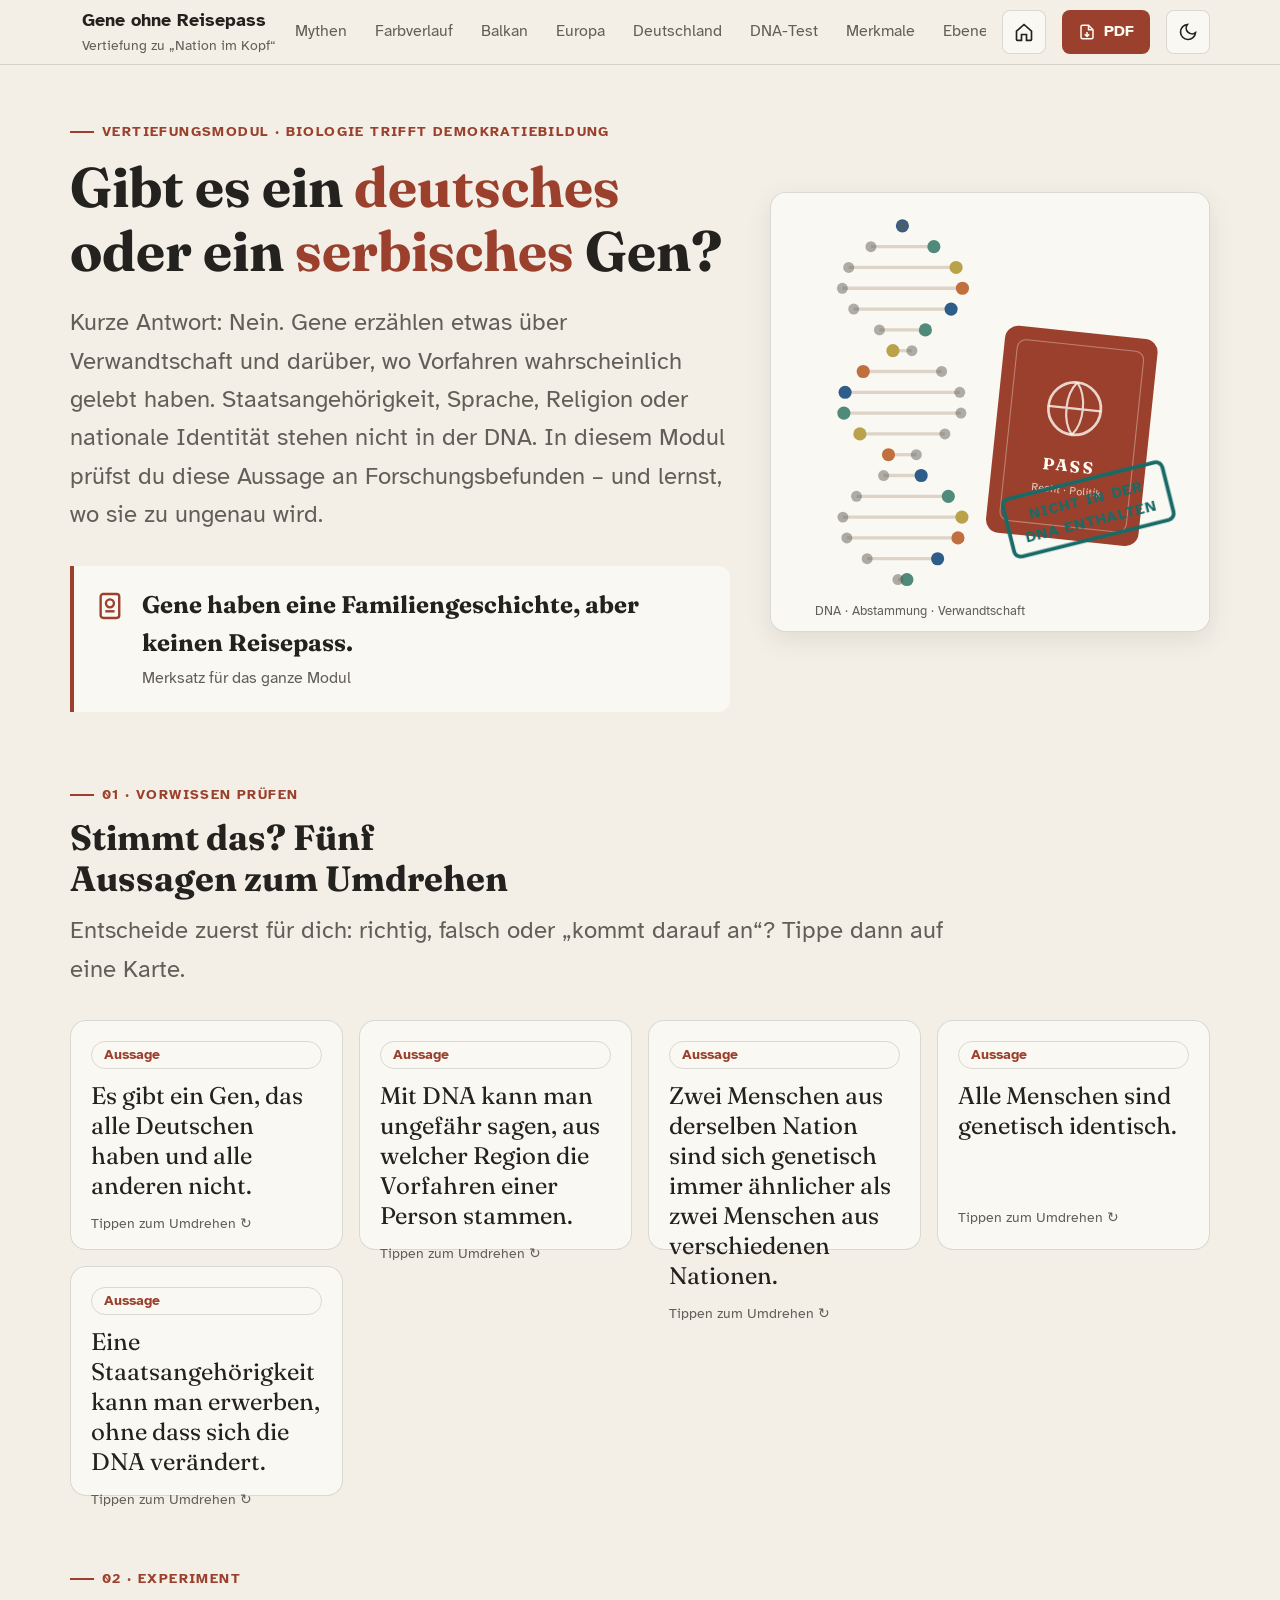
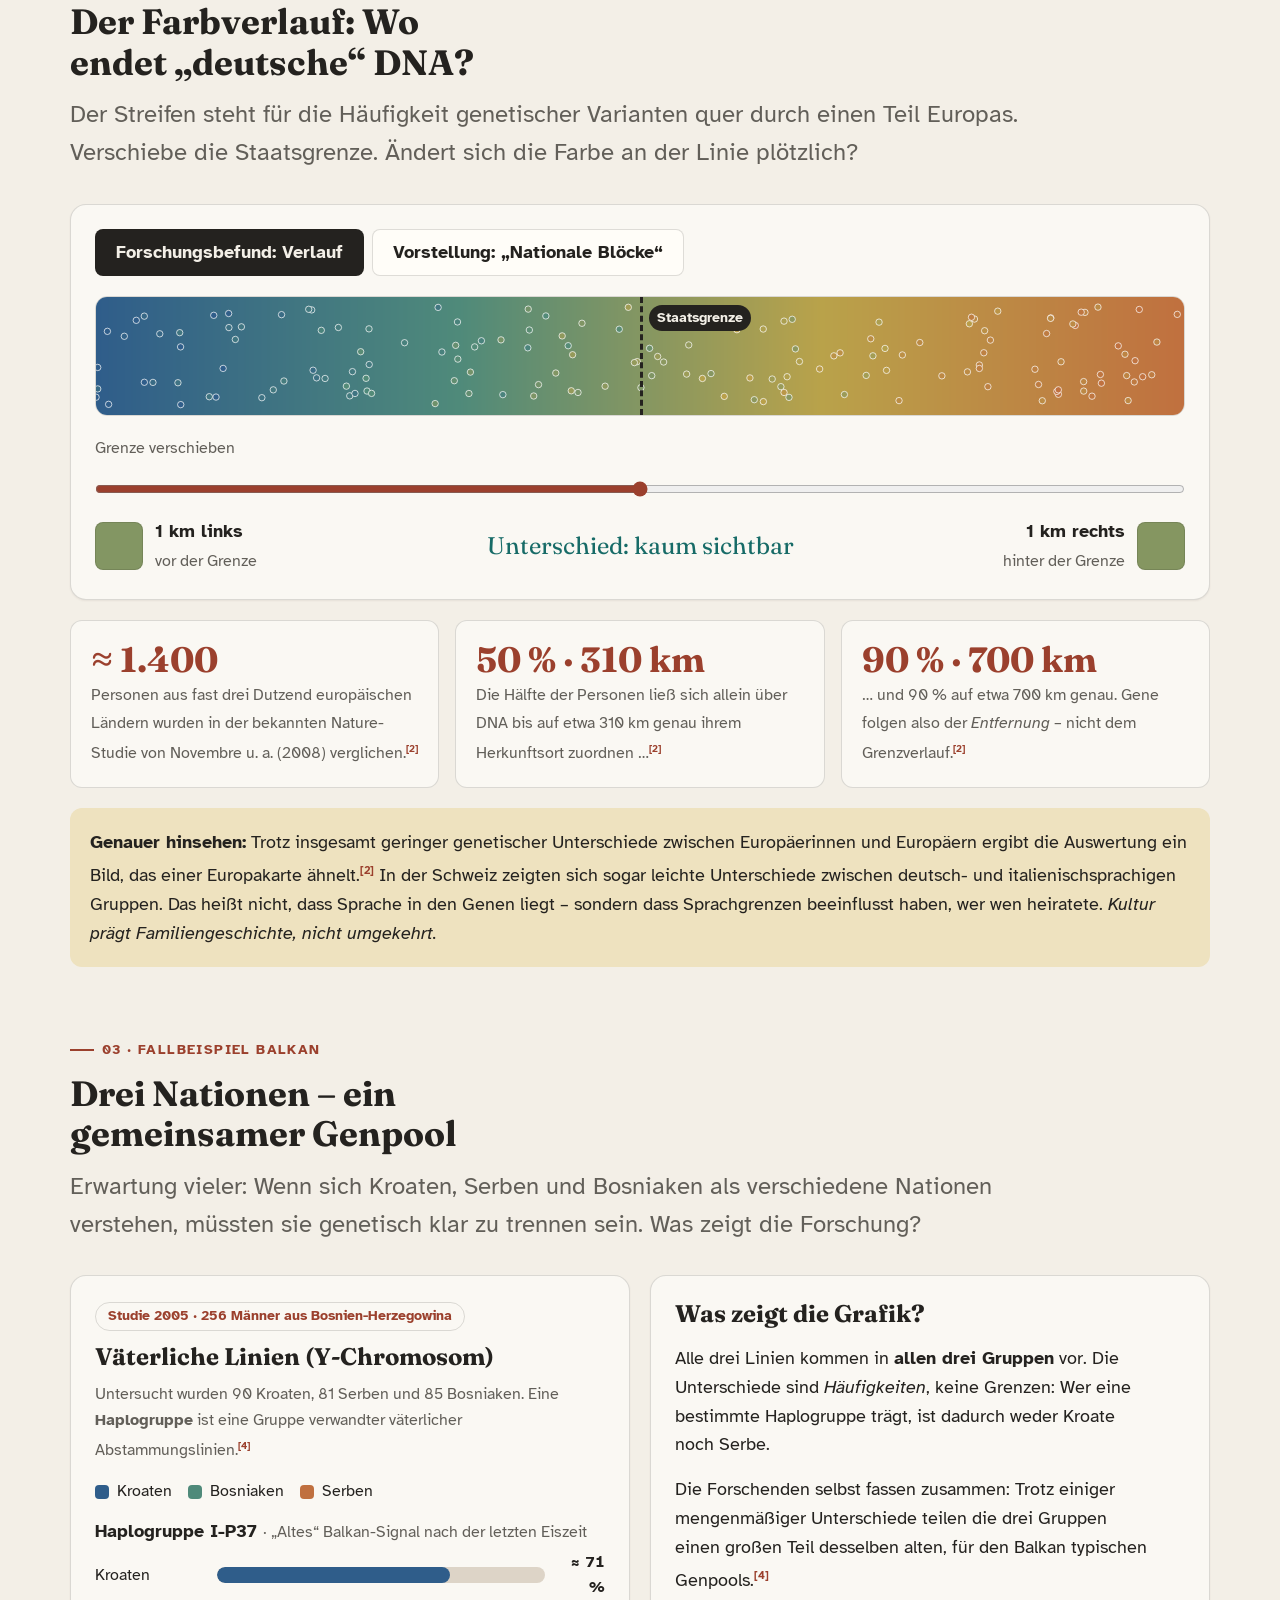
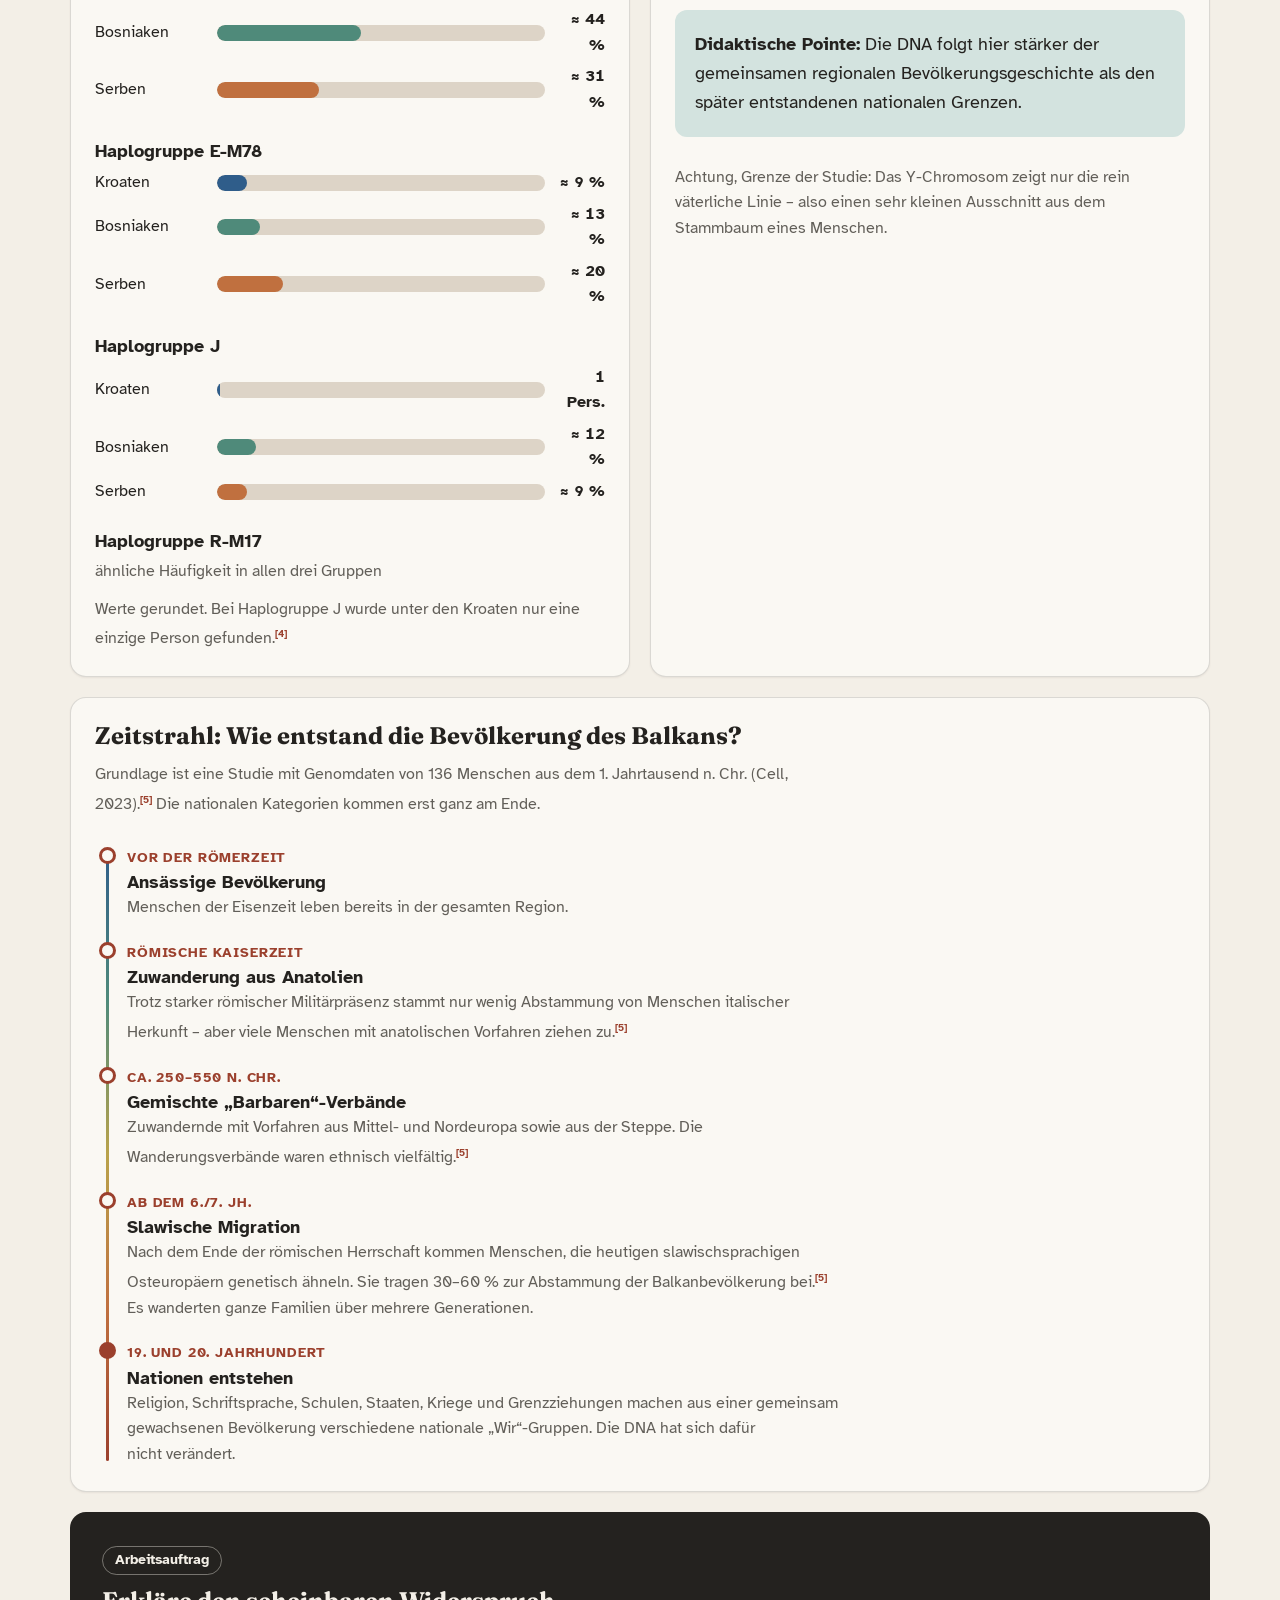
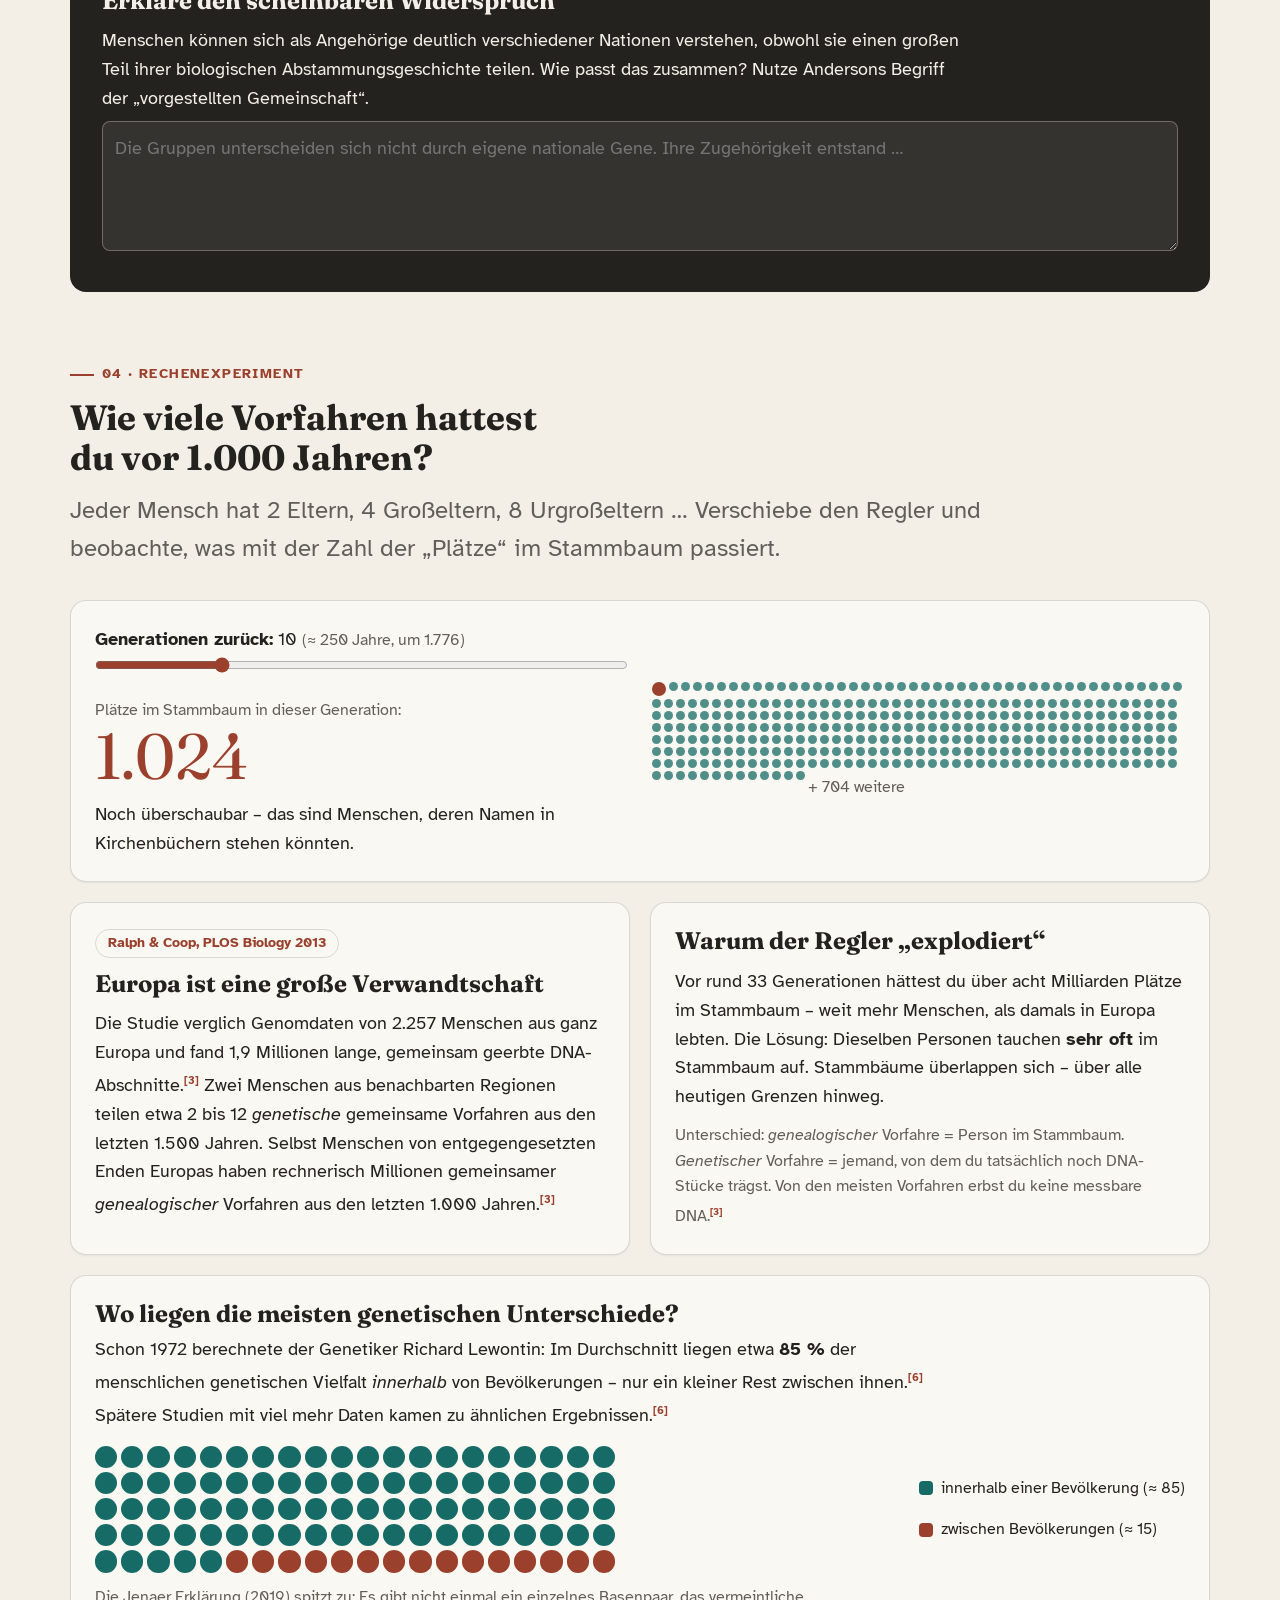
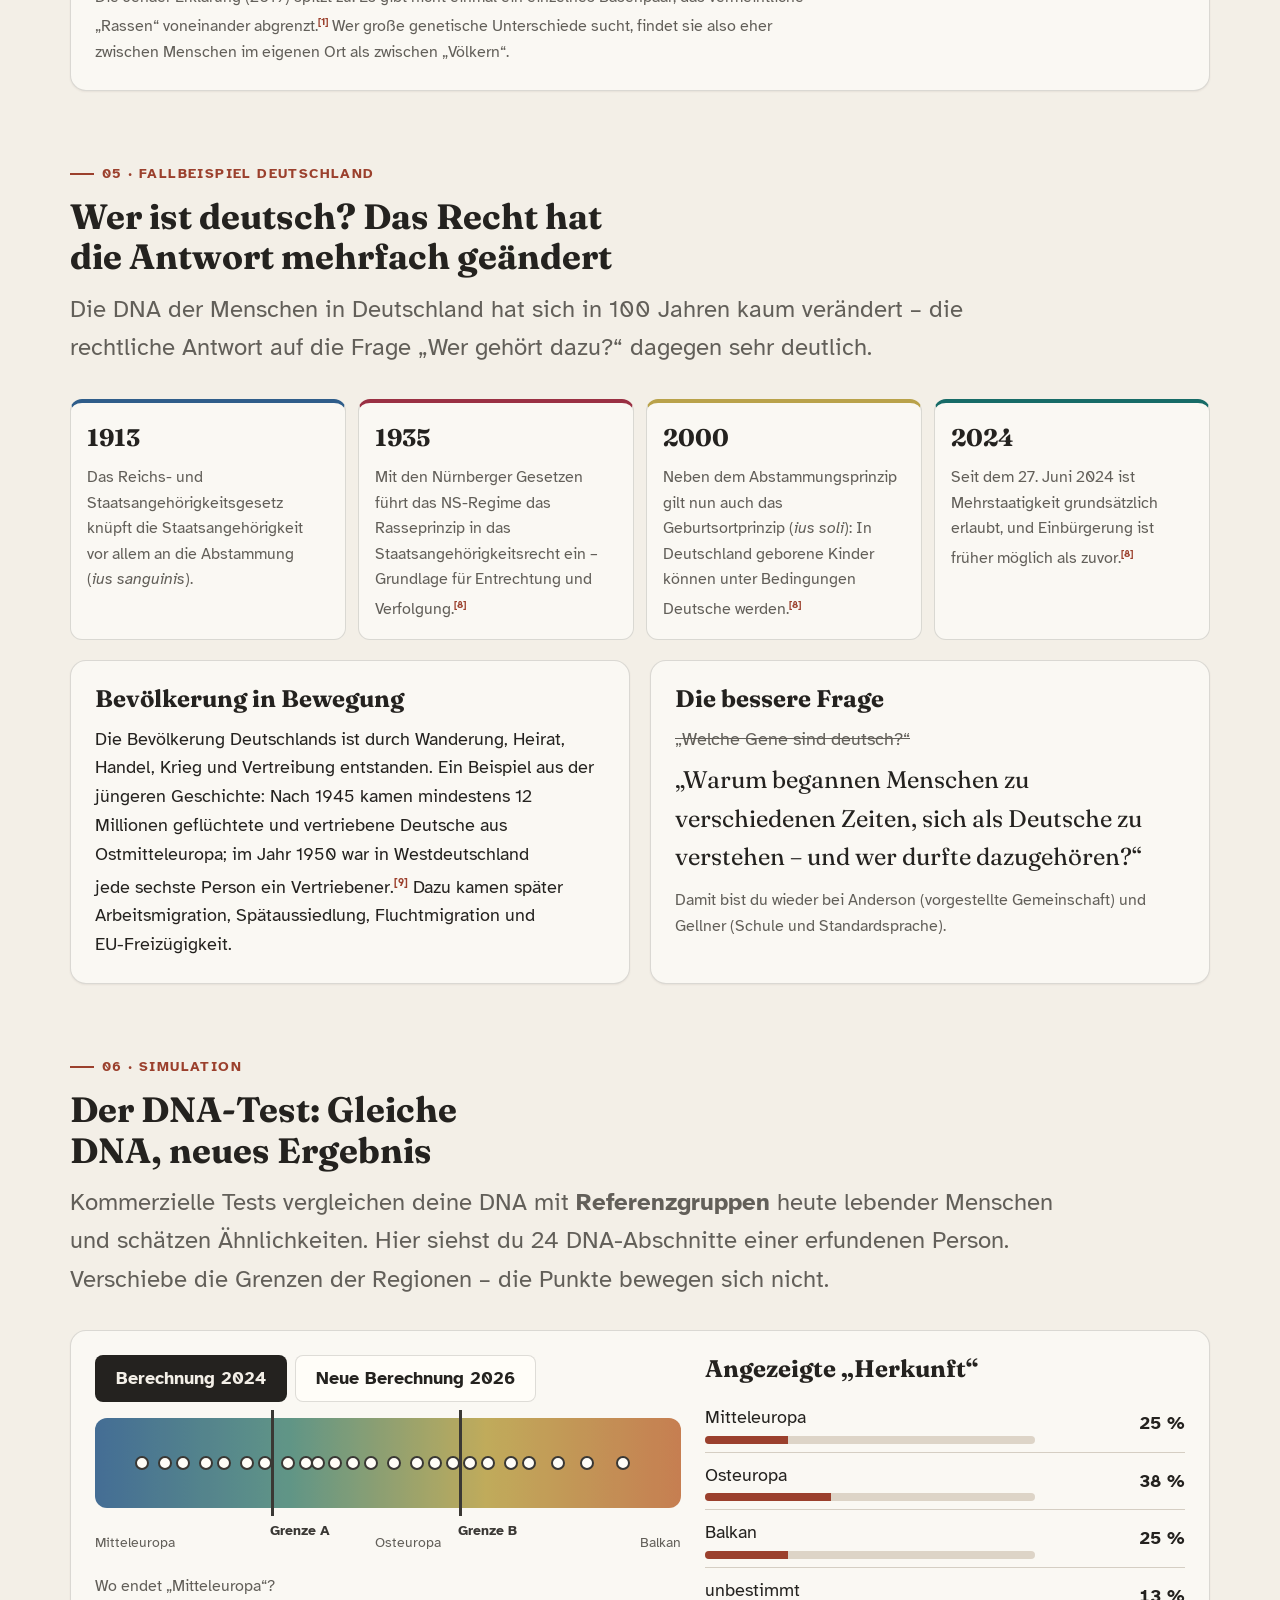
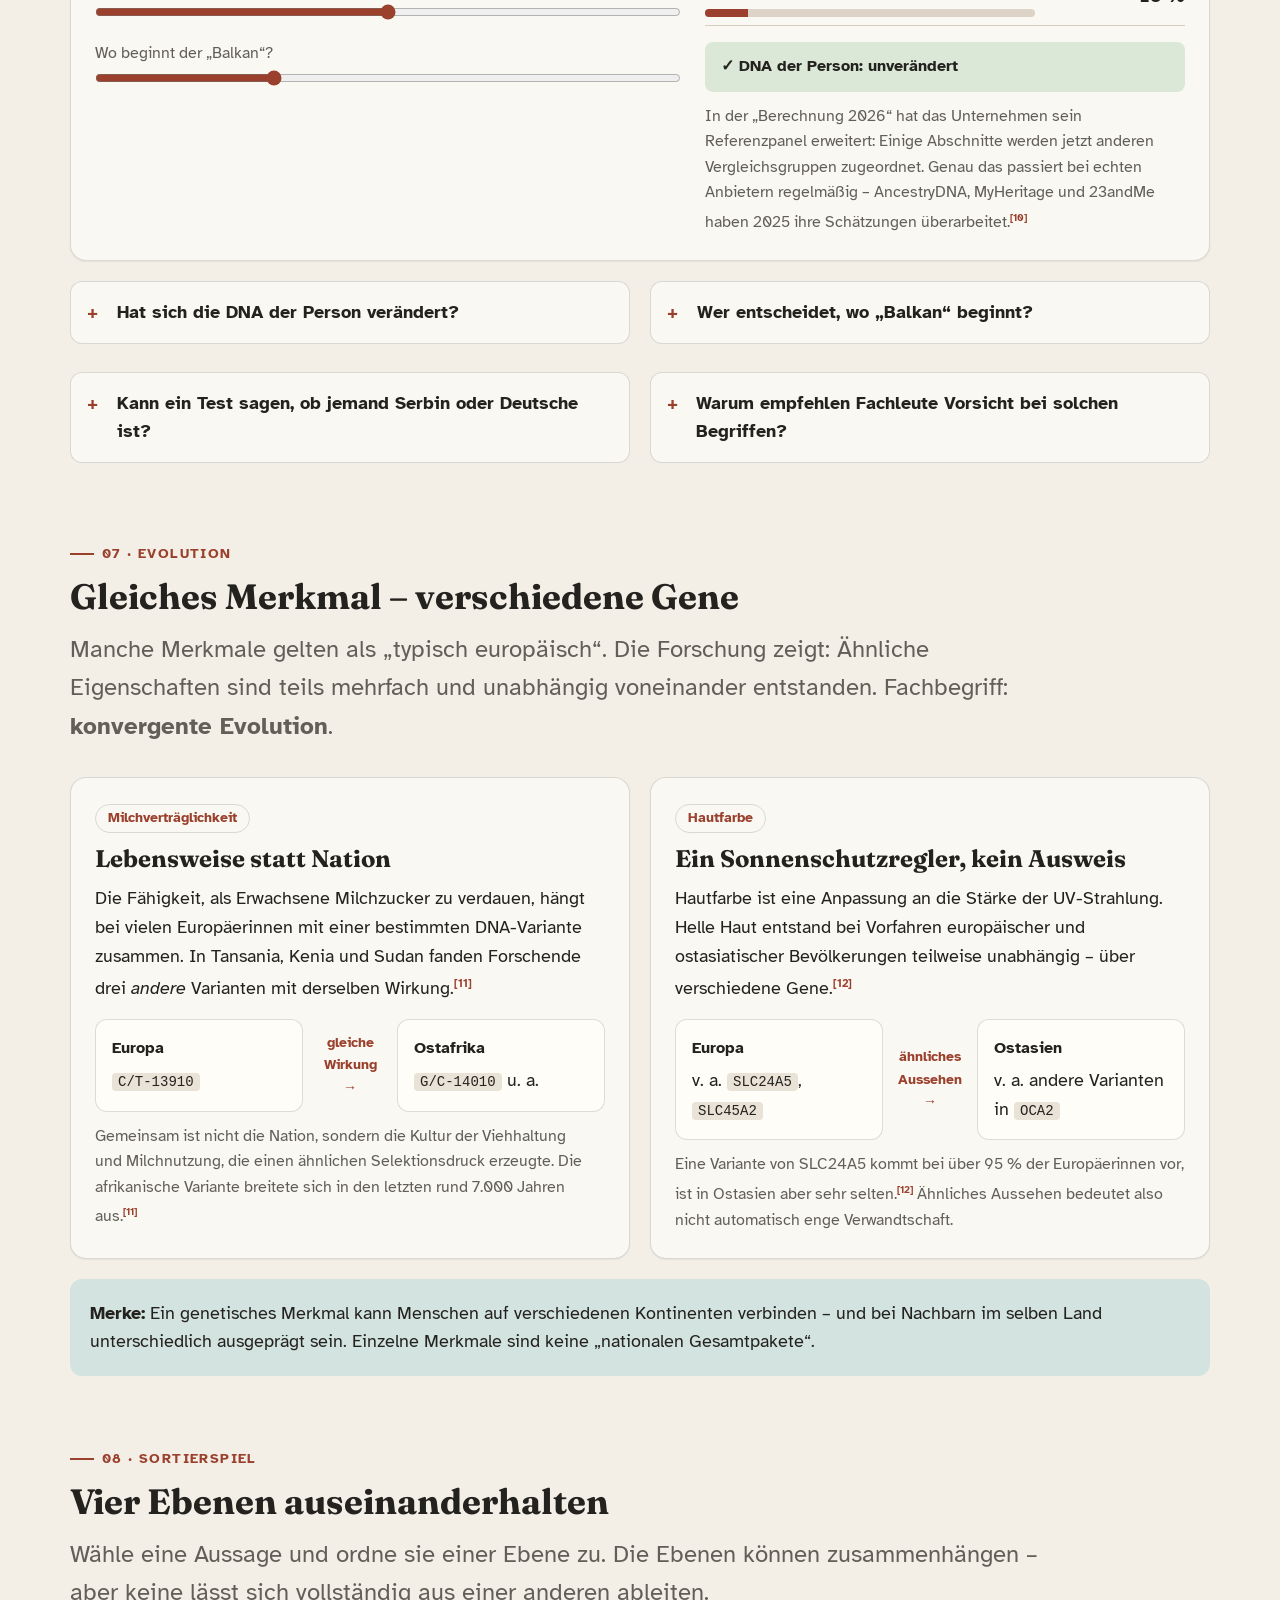
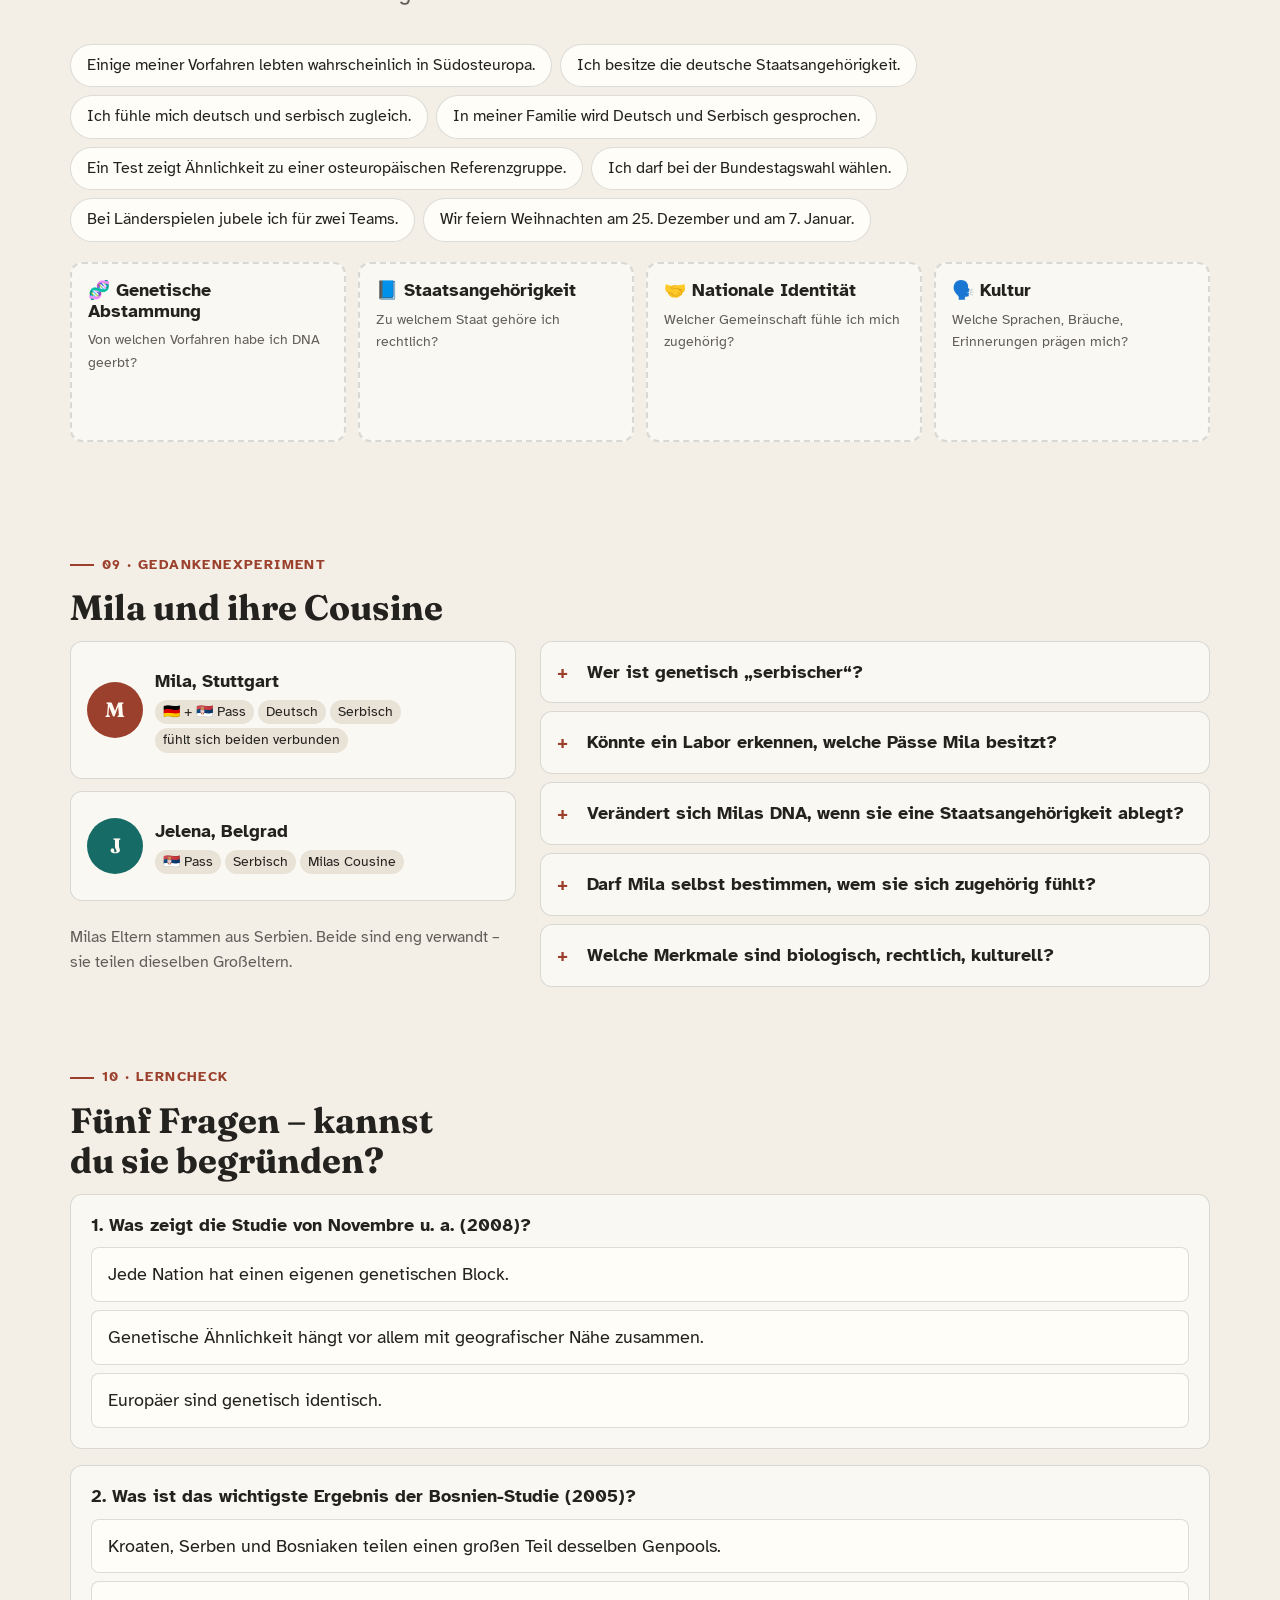
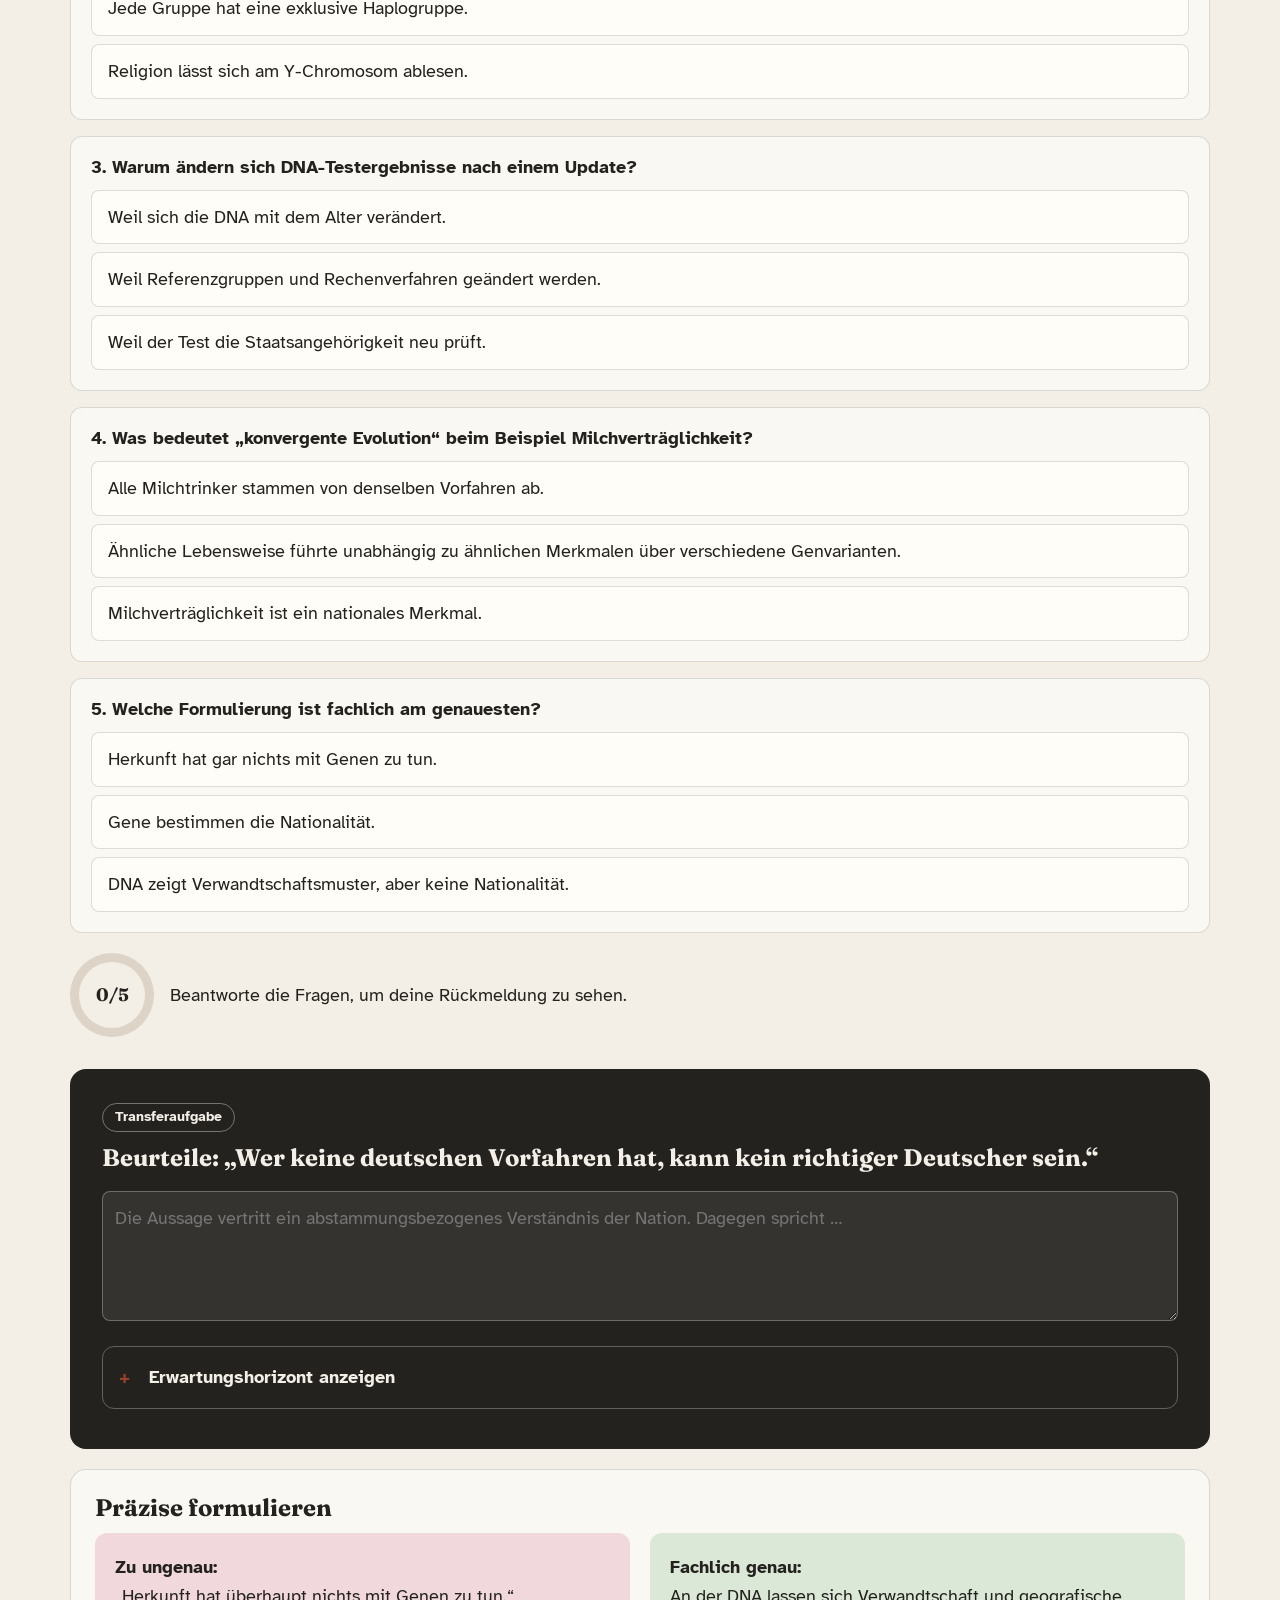
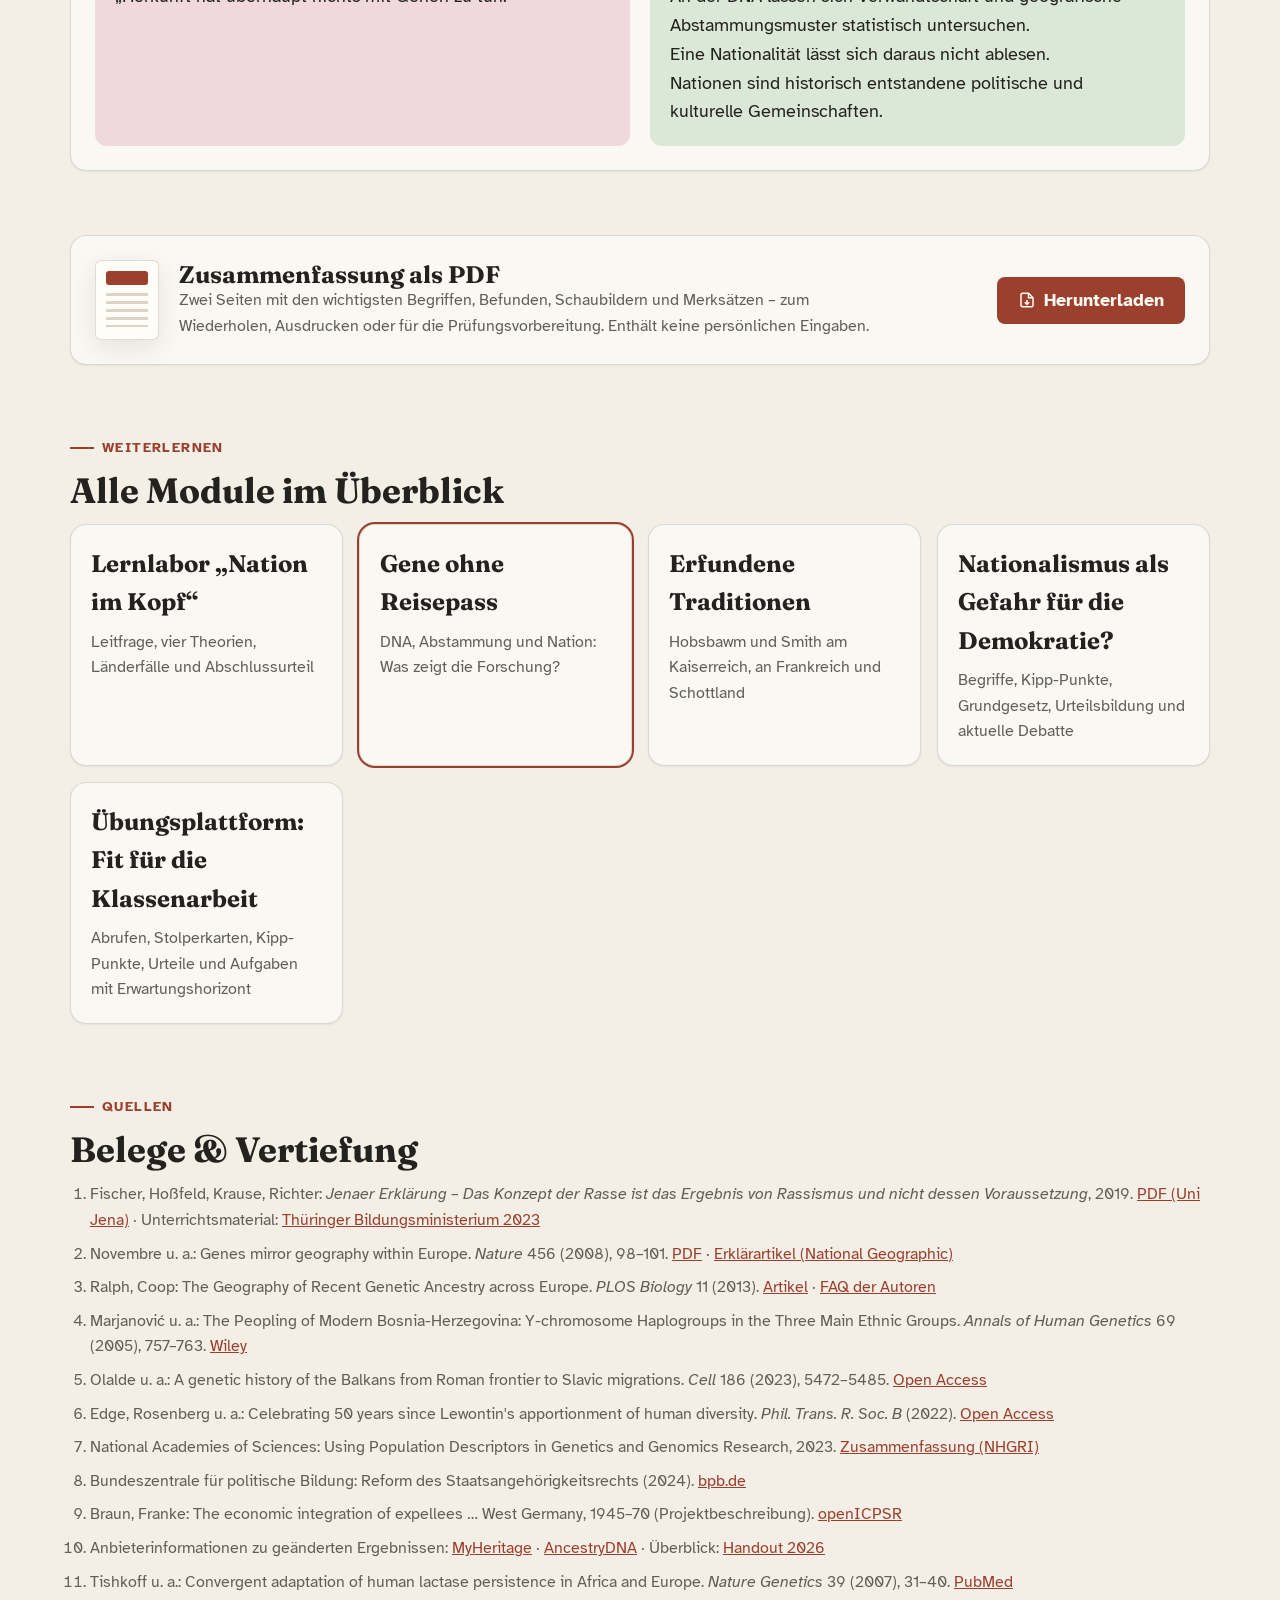
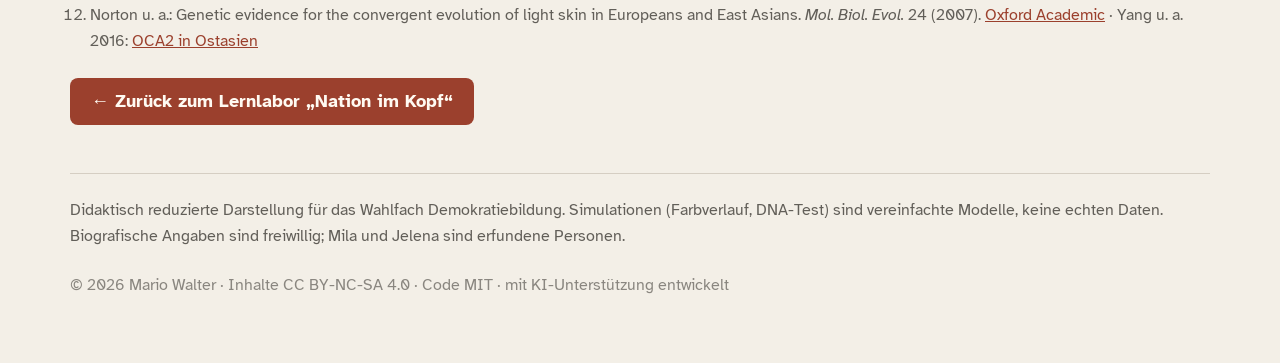
<file: gene-ohne-reisepass.html>
<!DOCTYPE html>
<html lang="de">
<head>
<meta charset="utf-8"/>
<meta name="viewport" content="width=device-width,initial-scale=1"/>
<meta name="description" content="Vertiefungsmodul zum Lernlabor „Nation im Kopf“: Warum es keine nationalen Gene gibt – mit interaktiven Experimenten und Forschungsbefunden."/>
<title>Gene ohne Reisepass – Vertiefungsmodul</title>
<link href="https://fonts.googleapis.com" rel="preconnect"/>
<link crossorigin="" href="https://fonts.gstatic.com" rel="preconnect"/>
<link href="https://fonts.googleapis.com/css2?family=Atkinson+Hyperlegible:wght@400;700&family=Fraunces:opsz,wght@9..144,600;9..144,700&display=swap" rel="stylesheet"/>
<style>
:root,[data-theme="light"]{
 --bg:#f3efe7;--surface:#faf8f3;--surface-2:#fffdf8;--offset:#e9e2d7;--dynamic:#ddd4c7;--divider:#d5cec3;--border:rgba(36,34,31,.15);
 --text:#24221f;--muted:#625f59;--faint:#79746c;--inverse:#fffaf2;--primary:#9b402d;--primary-hover:#763020;--primary-hi:#ead7cf;
 --teal:#176b67;--teal-hi:#d3e3df;--gold:#8c6717;--gold-hi:#eee2bf;--error:#9a3043;--error-hi:#f0d8dc;--success:#386838;--success-hi:#dbe8d7;
 --g1:#2f5d8a;--g2:#4f8a7a;--g3:#b9a24a;--g4:#c0703f;
 --shadow-sm:0 1px 2px rgba(65,48,34,.07);--shadow-md:0 8px 24px rgba(65,48,34,.10);
 --font-display:'Fraunces',Georgia,serif;--font-body:'Atkinson Hyperlegible',Arial,sans-serif;
 --text-xs:clamp(.75rem,.7rem + .25vw,.875rem);--text-sm:clamp(.875rem,.8rem + .35vw,1rem);--text-base:clamp(1rem,.95rem + .25vw,1.125rem);--text-lg:clamp(1.125rem,1rem + .75vw,1.5rem);--text-xl:clamp(1.5rem,1.2rem + 1.25vw,2.25rem);--text-2xl:clamp(2rem,1.4rem + 2.6vw,3.6rem);
 --s1:.25rem;--s2:.5rem;--s3:.75rem;--s4:1rem;--s5:1.25rem;--s6:1.5rem;--s8:2rem;--s10:2.5rem;--s12:3rem;--s16:4rem;--r-sm:.375rem;--r-md:.5rem;--r-lg:.75rem;--r-xl:1rem
}
[data-theme="dark"]{--bg:#181715;--surface:#201e1b;--surface-2:#282521;--offset:#302d28;--dynamic:#3a3630;--divider:#3a3732;--border:rgba(238,233,225,.16);--text:#eee9e1;--muted:#c0b8ae;--faint:#9d958b;--inverse:#251813;--primary:#db826c;--primary-hover:#ee9e8a;--primary-hi:#4f3028;--teal:#6bb6af;--teal-hi:#263e3c;--gold:#d6ae57;--gold-hi:#443a25;--error:#e5788c;--error-hi:#4d2930;--success:#8ab67d;--success-hi:#2c3c28;--g1:#6f9fd0;--g2:#7cbca9;--g3:#d9c46a;--g4:#e09566;--shadow-sm:0 1px 2px rgba(0,0,0,.25);--shadow-md:0 8px 24px rgba(0,0,0,.3)}
*,*::before,*::after{box-sizing:border-box;margin:0;padding:0}
html{scroll-behavior:smooth;scroll-padding-top:5rem;-webkit-text-size-adjust:none;text-size-adjust:none}
body{min-height:100dvh;background:var(--bg);color:var(--text);font-family:var(--font-body);font-size:var(--text-base);line-height:1.6;-webkit-font-smoothing:antialiased}
button,input,select,textarea{font:inherit;color:inherit}button{cursor:pointer}
h1,h2,h3{line-height:1.15;text-wrap:balance}p,li{max-width:72ch;text-wrap:pretty}
a{color:var(--primary)}:focus-visible{outline:3px solid var(--primary);outline-offset:3px;border-radius:var(--r-sm)}
.skip{position:fixed;left:1rem;top:-5rem;background:var(--text);color:var(--bg);padding:.75rem 1rem;z-index:100}.skip:focus{top:1rem}

/* App bar */
.appbar{position:sticky;top:0;z-index:30;background:color-mix(in oklab,var(--bg) 92%,transparent);backdrop-filter:blur(14px);border-bottom:1px solid var(--border)}
.appbar-inner{max-width:1180px;margin:auto;min-height:64px;padding:0 var(--s5);display:flex;align-items:center;gap:var(--s4)}
.brand{display:flex;align-items:center;gap:var(--s3);font-weight:700}.brand small{display:block;color:var(--muted);font-size:var(--text-xs);font-weight:400}
.mark{width:34px;height:34px;color:var(--primary)}
.toc{margin-left:auto;display:flex;gap:var(--s1);overflow-x:auto;scrollbar-width:none}.toc::-webkit-scrollbar{display:none}
.toc a{white-space:nowrap;text-decoration:none;color:var(--muted);font-size:var(--text-sm);padding:var(--s2) var(--s3);border-radius:999px}
.toc a:hover,.toc a.on{background:var(--surface-2);color:var(--text);box-shadow:var(--shadow-sm)}
.icon-btn{width:44px;height:44px;flex:0 0 auto;display:grid;place-items:center;border:1px solid var(--border);background:var(--surface);border-radius:var(--r-md)}
.icon-btn:hover{background:var(--offset)}
.read-bar{position:absolute;left:0;bottom:-1px;height:3px;width:0;background:var(--primary)}

main{max-width:1180px;margin:auto;padding:0 var(--s5) var(--s16)}
section{padding-top:var(--s16)}
.eyebrow{display:inline-flex;align-items:center;gap:var(--s2);font-size:var(--text-xs);font-weight:700;text-transform:uppercase;letter-spacing:.1em;color:var(--primary);margin-bottom:var(--s3)}
.eyebrow::before{content:"";width:24px;height:2px;background:currentColor}
h2.title{font-family:var(--font-display);font-size:var(--text-xl);margin-bottom:var(--s3);max-width:28ch}
.intro{color:var(--muted);font-size:var(--text-lg);max-width:62ch;margin-bottom:var(--s8)}
.card{background:var(--surface);border:1px solid var(--border);border-radius:var(--r-xl);padding:var(--s6);box-shadow:var(--shadow-sm)}
.grid2{display:grid;grid-template-columns:repeat(2,minmax(0,1fr));gap:var(--s5)}
.grid3{display:grid;grid-template-columns:repeat(3,minmax(0,1fr));gap:var(--s4)}
.tag{display:inline-block;border:1px solid var(--border);border-radius:999px;padding:2px var(--s3);font-size:var(--text-xs);font-weight:700;color:var(--primary)}
.note{font-size:var(--text-sm);color:var(--muted);margin-top:var(--s3)}
sup a{font-weight:700;text-decoration:none;font-size:.75em}
.btn{min-height:44px;border:1px solid var(--border);border-radius:var(--r-md);padding:var(--s2) var(--s5);background:var(--surface-2);font-weight:700}
.btn:hover{background:var(--offset)}.btn.primary{background:var(--primary);color:var(--inverse);border-color:transparent}.btn.primary:hover{background:var(--primary-hover)}
.btn.on{background:var(--text);color:var(--bg)}
.callout{padding:var(--s5);border-radius:var(--r-lg);background:var(--gold-hi)}
.callout.teal{background:var(--teal-hi)}
.dark{background:var(--text);color:var(--bg);border-radius:var(--r-xl);padding:var(--s8)}
.dark .tag{color:var(--bg);border-color:color-mix(in oklab,var(--bg) 40%,transparent)}

/* Hero */
.hero{padding-top:var(--s12);display:grid;grid-template-columns:minmax(0,1.2fr) minmax(280px,.8fr);gap:var(--s10);align-items:center}
.hero h1{font-family:var(--font-display);font-size:var(--text-2xl);margin-bottom:var(--s5)}
.hero h1 em{font-style:normal;color:var(--primary)}
.hero .lead{font-size:var(--text-lg);color:var(--muted);max-width:52ch}
.hero-art{position:relative;aspect-ratio:1/1;background:var(--surface);border:1px solid var(--border);border-radius:var(--r-xl);box-shadow:var(--shadow-md);overflow:hidden}
.hero-art svg{width:100%;height:100%}
.helix-dot{animation:pulse 3.2s ease-in-out infinite}
@keyframes pulse{0%,100%{opacity:.35}50%{opacity:1}}
.stamp{animation:stamp 900ms cubic-bezier(.2,1.6,.4,1) 600ms both}
@keyframes stamp{from{opacity:0;transform:scale(1.6) rotate(-14deg)}to{opacity:1;transform:scale(1) rotate(-14deg)}}
.motto{margin-top:var(--s8);display:flex;gap:var(--s4);align-items:flex-start;padding:var(--s5);border-left:4px solid var(--primary);background:var(--surface);border-radius:0 var(--r-lg) var(--r-lg) 0}
.motto strong{font-family:var(--font-display);font-size:var(--text-lg)}

/* Myth cards */
.myths{display:grid;grid-template-columns:repeat(auto-fit,minmax(220px,1fr));gap:var(--s4)}
.flip{perspective:1000px;min-height:230px;border:0;background:none;text-align:left;padding:0}
.flip-inner{position:relative;width:100%;height:100%;min-height:230px;transition:transform 600ms cubic-bezier(.16,1,.3,1);transform-style:preserve-3d}
.flip.open .flip-inner{transform:rotateY(180deg)}
.face{position:absolute;inset:0;backface-visibility:hidden;border-radius:var(--r-xl);padding:var(--s5);display:flex;flex-direction:column;gap:var(--s3);border:1px solid var(--border)}
.front{background:var(--surface)}.front p{font-family:var(--font-display);font-size:var(--text-lg);line-height:1.25}
.front small{margin-top:auto;color:var(--muted);font-size:var(--text-xs)}
.back{transform:rotateY(180deg);background:var(--surface-2);font-size:var(--text-sm)}
.verdict{font-weight:700;font-size:var(--text-sm);display:inline-flex;align-items:center;gap:var(--s2)}
.verdict.no{color:var(--error)}.verdict.part{color:var(--gold)}.verdict.yes{color:var(--success)}

/* Gradient lab */
.gradient-lab{display:grid;gap:var(--s5)}
.strip-wrap{position:relative;height:120px;border-radius:var(--r-lg);overflow:hidden;border:1px solid var(--border)}
#strip{width:100%;height:100%;display:block}
.border-line{position:absolute;top:0;bottom:0;width:0;border-left:3px dashed var(--text);pointer-events:none}
.border-line span{position:absolute;top:8px;left:6px;white-space:nowrap;font-size:var(--text-xs);font-weight:700;background:var(--text);color:var(--bg);padding:2px 8px;border-radius:999px}
.swatches{display:grid;grid-template-columns:1fr auto 1fr;gap:var(--s4);align-items:center}
.swatch{display:flex;align-items:center;gap:var(--s3)}
.swatch i{width:48px;height:48px;border-radius:var(--r-md);border:1px solid var(--border);flex:0 0 auto}
.swatch.right{justify-content:flex-end;text-align:right}
.diff{font-family:var(--font-display);font-size:var(--text-lg);color:var(--primary);text-align:center}
input[type=range]{width:100%;accent-color:var(--primary)}
.mode-row{display:flex;flex-wrap:wrap;gap:var(--s2)}
.stat-row{display:grid;grid-template-columns:repeat(3,1fr);gap:var(--s4)}
.stat{background:var(--surface);border:1px solid var(--border);border-radius:var(--r-lg);padding:var(--s5)}
.stat b{display:block;font-family:var(--font-display);font-size:var(--text-xl);color:var(--primary);line-height:1.1}
.stat span{font-size:var(--text-sm);color:var(--muted)}

/* Balkan chart */
.chart{display:grid;gap:var(--s5)}
.hg h3{font-size:var(--text-base);margin-bottom:var(--s2)}
.bar-row{display:grid;grid-template-columns:110px 1fr 48px;gap:var(--s3);align-items:center;margin-bottom:6px;font-size:var(--text-sm)}
.bar{height:16px;background:var(--dynamic);border-radius:999px;overflow:hidden}
.bar i{display:block;height:100%;width:0;border-radius:999px;transition:width 1s cubic-bezier(.16,1,.3,1)}
.bar-row b{font-variant-numeric:tabular-nums;text-align:right}
.legend{display:flex;gap:var(--s4);flex-wrap:wrap;font-size:var(--text-sm)}
.legend span{display:inline-flex;align-items:center;gap:var(--s2)}.legend i{width:14px;height:14px;border-radius:4px}
.timeline{position:relative;display:grid;gap:var(--s4);padding-left:var(--s8)}
.timeline::before{content:"";position:absolute;left:11px;top:6px;bottom:6px;width:3px;background:linear-gradient(var(--g1),var(--g2),var(--g3),var(--g4),var(--primary));border-radius:3px}
.tl{position:relative}
.tl::before{content:"";position:absolute;left:calc(-1 * var(--s8) + 4px);top:5px;width:17px;height:17px;border-radius:50%;background:var(--surface);border:3px solid var(--primary)}
.tl time{font-size:var(--text-xs);font-weight:700;letter-spacing:.06em;text-transform:uppercase;color:var(--primary)}
.tl h3{font-size:var(--text-base);margin:2px 0}
.tl p{font-size:var(--text-sm);color:var(--muted)}
.tl.nation::before{background:var(--primary)}

/* Ancestors */
.anc{display:grid;grid-template-columns:minmax(0,1fr) minmax(0,1fr);gap:var(--s6);align-items:center}
.big-num{font-family:var(--font-display);font-size:clamp(2rem,1.2rem + 3.5vw,4rem);color:var(--primary);line-height:1;font-variant-numeric:tabular-nums;word-break:break-all}
.tree{display:flex;flex-wrap:wrap;gap:3px;max-height:220px;overflow:hidden;align-content:flex-start}
.tree i{width:9px;height:9px;border-radius:50%;background:var(--teal);opacity:.75}
.tree i.me{background:var(--primary);opacity:1;width:14px;height:14px}

/* Within/between */
.dots{display:grid;grid-template-columns:repeat(20,1fr);gap:4px;max-width:520px}
.dots i{aspect-ratio:1;border-radius:50%;background:var(--teal);transition:background .4s}
.dots i.btw{background:var(--primary)}

/* DNA test sim */
.sim{display:grid;grid-template-columns:minmax(0,1.1fr) minmax(0,.9fr);gap:var(--s6)}
.seg-track{position:relative;height:90px;border-radius:var(--r-lg);background:linear-gradient(90deg,var(--g1),var(--g2),var(--g3),var(--g4));opacity:.9;margin:var(--s4) 0 var(--s2)}
.seg{position:absolute;top:50%;width:14px;height:14px;border-radius:50%;background:var(--surface-2);border:2px solid var(--text);transform:translate(-50%,-50%)}
.cut{position:absolute;top:-8px;bottom:-8px;border-left:3px solid var(--text)}
.cut span{position:absolute;bottom:-26px;left:-4px;font-size:var(--text-xs);font-weight:700;white-space:nowrap}
.axis{display:flex;justify-content:space-between;font-size:var(--text-xs);color:var(--muted);margin-top:var(--s6)}
.result-table{width:100%;border-collapse:collapse;font-variant-numeric:tabular-nums}
.result-table td{padding:var(--s2) 0;border-bottom:1px solid var(--divider)}
.result-table td:last-child{text-align:right;font-weight:700}
.result-table .mini{height:8px;background:var(--dynamic);border-radius:999px;overflow:hidden;margin-top:4px}
.result-table .mini i{display:block;height:100%;background:var(--primary);transition:width .5s}
.dna-same{margin-top:var(--s4);padding:var(--s3) var(--s4);border-radius:var(--r-md);background:var(--success-hi);font-size:var(--text-sm);font-weight:700}

/* Convergence */
.conv{display:grid;grid-template-columns:1fr 70px 1fr;gap:var(--s3);align-items:stretch;margin-top:var(--s4)}
.conv .side{background:var(--surface-2);border:1px solid var(--border);border-radius:var(--r-lg);padding:var(--s4)}
.conv .side h4{font-size:var(--text-sm);margin-bottom:var(--s1)}
.conv .side code{font-size:var(--text-xs);background:var(--offset);padding:1px 6px;border-radius:4px}
.conv .mid{display:grid;place-items:center;text-align:center;font-size:var(--text-xs);font-weight:700;color:var(--primary)}

/* Sorting game */
.sort-statements{display:flex;flex-wrap:wrap;gap:var(--s2);margin-bottom:var(--s5)}
.chip{border:1px solid var(--border);background:var(--surface-2);border-radius:999px;padding:var(--s2) var(--s4);text-align:left;font-size:var(--text-sm)}
.chip.sel{outline:3px solid var(--primary)}
.chip.ok{background:var(--success-hi);border-color:var(--success)}
.chip.bad{animation:shake .4s}
@keyframes shake{25%{transform:translateX(-5px)}75%{transform:translateX(5px)}}
.bins{display:grid;grid-template-columns:repeat(4,minmax(0,1fr));gap:var(--s3)}
.bin{min-height:180px;border:2px dashed var(--border);border-radius:var(--r-lg);padding:var(--s4);background:var(--surface);text-align:left;display:flex;flex-direction:column;gap:var(--s2)}
.bin:hover{border-color:var(--primary)}
.bin h3{font-size:var(--text-base)}.bin small{color:var(--muted);font-size:var(--text-xs)}
.bin .chip{font-size:var(--text-xs);cursor:default}
.feedback{min-height:28px;margin-top:var(--s3);font-weight:700}

/* Mila */
.mila{display:grid;grid-template-columns:minmax(0,.8fr) minmax(0,1.2fr);gap:var(--s6)}
.persons{display:grid;gap:var(--s3)}
.person{display:grid;grid-template-columns:56px 1fr;gap:var(--s3);align-items:center;background:var(--surface);border:1px solid var(--border);border-radius:var(--r-lg);padding:var(--s4)}
.avatar{width:56px;height:56px;border-radius:50%;display:grid;place-items:center;font-family:var(--font-display);font-weight:700;font-size:1.3rem;color:var(--inverse)}
.pills{display:flex;flex-wrap:wrap;gap:4px;margin-top:4px}.pills span{font-size:var(--text-xs);background:var(--offset);border-radius:999px;padding:1px 8px}
details.q{background:var(--surface);border:1px solid var(--border);border-radius:var(--r-lg);padding:var(--s4);margin-bottom:var(--s2)}
details.q summary{font-weight:700;cursor:pointer;list-style:none;display:flex;gap:var(--s3)}
details.q summary::before{content:"+";color:var(--primary);font-weight:700;width:1em}
details.q[open] summary::before{content:"–"}
details.q p{margin-top:var(--s3);color:var(--muted);font-size:var(--text-sm)}

/* Quiz */
.quiz{display:grid;gap:var(--s4)}
.qcard{background:var(--surface);border:1px solid var(--border);border-radius:var(--r-lg);padding:var(--s5)}
.qcard h3{font-size:var(--text-base);margin-bottom:var(--s3)}
.opts{display:grid;gap:var(--s2)}
.opt{text-align:left;padding:var(--s3) var(--s4);border:1px solid var(--border);border-radius:var(--r-md);background:var(--surface-2)}
.opt:hover{background:var(--offset)}.opt.correct{background:var(--success-hi);border-color:var(--success)}.opt.wrong{background:var(--error-hi);border-color:var(--error)}
.why{display:none;margin-top:var(--s3);font-size:var(--text-sm);color:var(--muted)}.qcard.done .why{display:block}
.score{display:flex;align-items:center;gap:var(--s4);margin-top:var(--s5)}
.ring{width:84px;height:84px;border-radius:50%;display:grid;place-items:center;background:conic-gradient(var(--primary) 0deg,var(--dynamic) 0);position:relative;font-family:var(--font-display);font-weight:700}
.ring::before{content:"";position:absolute;inset:9px;border-radius:50%;background:var(--bg)}.ring span{z-index:1}

/* Law timeline */
.law{display:grid;grid-template-columns:repeat(4,minmax(0,1fr));gap:var(--s3)}
.law article{background:var(--surface);border:1px solid var(--border);border-radius:var(--r-lg);padding:var(--s4);border-top:4px solid var(--g1)}
.law article:nth-child(2){border-top-color:var(--error)}.law article:nth-child(3){border-top-color:var(--g3)}.law article:nth-child(4){border-top-color:var(--teal)}
.law time{font-family:var(--font-display);font-size:var(--text-lg);font-weight:700}
.law p{font-size:var(--text-sm);color:var(--muted);margin-top:var(--s2)}

textarea{width:100%;min-height:130px;margin-top:var(--s2);padding:var(--s3);background:var(--surface-2);border:1px solid var(--border);border-radius:var(--r-md);resize:vertical}
.sources ol{padding-left:var(--s5);display:grid;gap:var(--s2);font-size:var(--text-sm);color:var(--muted)}
.sources li{max-width:none}
footer{margin-top:var(--s12);padding-top:var(--s6);border-top:1px solid var(--divider);font-size:var(--text-sm);color:var(--muted)}

.reveal{opacity:0;transform:translateY(14px);transition:opacity .7s ease,transform .7s cubic-bezier(.16,1,.3,1)}
.reveal.in{opacity:1;transform:none}

@media(max-width:900px){.hero,.anc,.sim,.mila{grid-template-columns:1fr}.bins{grid-template-columns:1fr 1fr}.law{grid-template-columns:1fr 1fr}.grid3{grid-template-columns:1fr}.toc{display:none}.hero-art{max-width:420px}}
@media(max-width:640px){main{padding:0 var(--s4) var(--s12)}section{padding-top:var(--s12)}.grid2,.bins,.law,.stat-row{grid-template-columns:1fr}.conv{grid-template-columns:1fr}.conv .mid{padding:var(--s2)}.bar-row{grid-template-columns:84px 1fr 40px}.dots{grid-template-columns:repeat(10,1fr)}.swatches{grid-template-columns:1fr}.swatch.right{justify-content:flex-start;text-align:left;flex-direction:row-reverse}.brand small{display:none}.dark{padding:var(--s5)}}
@media print{.appbar,.btn,.mode-row{display:none!important}.reveal{opacity:1;transform:none}.flip-inner{transform:none!important}.back{position:relative;transform:none}.front{display:none}section{break-inside:avoid}}
@media(prefers-reduced-motion:reduce){*,*::before,*::after{animation-duration:.01ms!important;transition-duration:.01ms!important;scroll-behavior:auto!important}.reveal{opacity:1;transform:none}}
/* === Gemeinsame Erweiterungen für alle Vertiefungsmodule === */
.pdf-btn{display:inline-flex;align-items:center;gap:var(--s2);min-height:44px;padding:0 var(--s4);border-radius:var(--r-md);background:var(--primary);color:var(--inverse);text-decoration:none;font-weight:700;font-size:var(--text-sm);flex:0 0 auto}
.pdf-btn:hover{background:var(--primary-hover)}
.pdf-btn svg{flex:0 0 auto}
@media(max-width:640px){.pdf-btn span{display:none}.pdf-btn{padding:0;width:44px;justify-content:center}}
.home-btn{text-decoration:none;color:inherit;margin-left:auto}
@media(min-width:901px){.home-btn{margin-left:0}}
.pdf-cta{display:grid;grid-template-columns:auto 1fr auto;gap:var(--s5);align-items:center;background:var(--surface);border:1px solid var(--border);border-radius:var(--r-xl);padding:var(--s6);box-shadow:var(--shadow-sm)}
.pdf-cta .doc{width:64px;height:80px;border-radius:6px;background:var(--surface-2);border:1px solid var(--border);position:relative;box-shadow:var(--shadow-md)}
.pdf-cta .doc::before{content:"";position:absolute;inset:10px 10px auto;height:14px;background:var(--primary);border-radius:3px}
.pdf-cta .doc::after{content:"";position:absolute;left:10px;right:10px;top:32px;height:34px;background:repeating-linear-gradient(var(--dynamic) 0 3px,transparent 3px 8px)}
.pdf-cta h3{font-family:var(--font-display);font-size:var(--text-lg)}
.pdf-cta p{font-size:var(--text-sm);color:var(--muted)}
@media(max-width:640px){.pdf-cta{grid-template-columns:1fr}.pdf-cta .doc{display:none}}
.afb{display:inline-block;font-size:var(--text-xs);font-weight:700;padding:2px 8px;border-radius:999px;margin-right:var(--s2)}
.afb.i{background:var(--teal-hi);color:var(--teal)}.afb.ii{background:var(--gold-hi);color:var(--gold)}.afb.iii{background:var(--primary-hi);color:var(--primary)}
.tasks{display:grid;gap:var(--s3)}
.task{background:var(--surface);border:1px solid var(--border);border-radius:var(--r-lg);padding:var(--s5)}
.task h3{font-size:var(--text-base);margin-bottom:var(--s2);line-height:1.4}
.task details{margin-top:var(--s3)}
.task summary{cursor:pointer;font-weight:700;color:var(--primary);font-size:var(--text-sm)}
.task ul{margin:var(--s3) 0 0 var(--s5);display:grid;gap:var(--s1);font-size:var(--text-sm);color:var(--muted)}
.task textarea{min-height:100px}
.tabs{display:flex;flex-wrap:wrap;gap:var(--s2);margin-bottom:var(--s4)}
.tabs button{min-height:44px;border:1px solid var(--border);border-radius:999px;padding:var(--s2) var(--s4);background:var(--surface-2);font-weight:700;font-size:var(--text-sm)}
.tabs button[aria-selected=true]{background:var(--text);color:var(--bg);border-color:transparent}
.panel-grid{display:grid;grid-template-columns:minmax(0,.9fr) minmax(0,1.1fr);gap:var(--s6);align-items:start}
.facts{display:grid;gap:var(--s2);font-size:var(--text-sm)}
.facts div{display:grid;grid-template-columns:120px 1fr;gap:var(--s3);padding-bottom:var(--s2);border-bottom:1px solid var(--divider)}
.facts b{color:var(--primary)}
.qa{display:grid;gap:var(--s2)}
.check-list{display:grid;gap:var(--s2);list-style:none}
.check-list label{display:flex;gap:var(--s3);align-items:flex-start;padding:var(--s3) var(--s4);border:1px solid var(--border);border-radius:var(--r-md);background:var(--surface-2);cursor:pointer;font-size:var(--text-sm)}
.check-list input{width:20px;height:20px;accent-color:var(--primary);flex:0 0 auto;margin-top:2px}
.slider-case{display:grid;gap:var(--s3);background:var(--surface);border:1px solid var(--border);border-radius:var(--r-lg);padding:var(--s5)}
.slider-case h3{font-size:var(--text-base)}
.scale-labels{display:flex;justify-content:space-between;font-size:var(--text-xs);color:var(--muted);font-weight:700}
.scale-track{position:relative;height:10px;border-radius:999px;background:linear-gradient(90deg,var(--primary),var(--gold),var(--teal))}
.scale-track .mk{position:absolute;top:50%;width:20px;height:20px;border-radius:50%;transform:translate(-50%,-50%);border:3px solid var(--surface);box-shadow:var(--shadow-md);transition:left .5s cubic-bezier(.16,1,.3,1)}
.scale-track .mk.you{background:var(--text)}.scale-track .mk.ref{background:var(--surface-2);border-color:var(--text);opacity:0}
.scale-track .mk.ref.show{opacity:1}
.reveal-box{display:none;font-size:var(--text-sm);background:var(--surface-2);border-radius:var(--r-md);padding:var(--s4)}
.reveal-box.show{display:block}
.two-args{display:grid;grid-template-columns:1fr 1fr;gap:var(--s3);margin-top:var(--s2)}
.two-args div{padding:var(--s3);border-radius:var(--r-md);background:var(--offset)}
.two-args b{display:block;font-size:var(--text-xs);text-transform:uppercase;letter-spacing:.06em;margin-bottom:2px}
.modules{display:grid;grid-template-columns:repeat(auto-fit,minmax(220px,1fr));gap:var(--s4)}
.module-card{display:flex;flex-direction:column;gap:var(--s2);padding:var(--s5);border-radius:var(--r-xl);border:1px solid var(--border);background:var(--surface);text-decoration:none;color:inherit;box-shadow:var(--shadow-sm);transition:transform .2s,box-shadow .2s}
.module-card:hover{transform:translateY(-2px);box-shadow:var(--shadow-md)}
.module-card b{font-family:var(--font-display);font-size:var(--text-lg)}
.module-card span{font-size:var(--text-sm);color:var(--muted)}
.module-card.current{outline:2px solid var(--primary)}
.quote{font-family:var(--font-display);font-size:var(--text-lg);line-height:1.35;border-left:4px solid var(--primary);padding-left:var(--s4)}
.quote cite{display:block;font-family:var(--font-body);font-size:var(--text-xs);color:var(--muted);font-style:normal;margin-top:var(--s2)}
.src-box{background:var(--surface-2);border:1px dashed var(--border);border-radius:var(--r-md);padding:var(--s4);font-size:var(--text-sm)}
.src-box b{display:block;font-size:var(--text-xs);letter-spacing:.06em;text-transform:uppercase;color:var(--muted);margin-bottom:var(--s1)}
@media(max-width:900px){.panel-grid{grid-template-columns:1fr}}
@media(max-width:640px){.two-args{grid-template-columns:1fr}.facts div{grid-template-columns:1fr}}
@media(min-width:901px){.brand span,.brand small{white-space:nowrap}}
@media(max-width:1180px){.appbar .brand small{display:none}}
.appbar .brand{min-width:0}
.slider-case{align-content:start}
#duel{align-items:start}
</style>
</head>
<body>
<a class="skip" href="#main">Zum Inhalt springen</a>
<header class="appbar"><div class="appbar-inner">
 <div class="brand"><svg class="mark" viewBox="0 0 48 48" fill="none" aria-hidden="true"><path d="M14 6c0 12 20 12 20 24S14 30 14 42" stroke="currentColor" stroke-width="3"/><path d="M34 6c0 12-20 12-20 24s20 0 20 12" stroke="currentColor" stroke-width="3" opacity=".45"/><path d="M17 13h14M17 35h14M20 24h8" stroke="currentColor" stroke-width="2.4"/></svg><div><span>Gene ohne Reisepass</span><small>Vertiefung zu „Nation im Kopf“</small></div></div>
 <nav class="toc" aria-label="Abschnitte">
  <a href="#mythen">Mythen</a><a href="#verlauf">Farbverlauf</a><a href="#balkan">Balkan</a><a href="#europa">Europa</a><a href="#deutschland">Deutschland</a><a href="#dnatest">DNA-Test</a><a href="#merkmale">Merkmale</a><a href="#ebenen">Ebenen</a><a href="#mila">Mila</a><a href="#check">Check</a>
 </nav>
 <a class="icon-btn" href="index.html" aria-label="Zurück zum Lernlabor „Nation im Kopf“" title="Zum Lernlabor" style="text-decoration:none;color:inherit;margin-left:auto"><svg width="20" height="20" viewBox="0 0 24 24" fill="none" stroke="currentColor" stroke-width="2"><path d="M3 11l9-8 9 8v10a1 1 0 0 1-1 1h-5v-7H9v7H4a1 1 0 0 1-1-1z"/></svg></a>
 <a class="pdf-btn" href="pdf/gene-ohne-reisepass-zusammenfassung.pdf" download aria-label="Zusammenfassung als PDF herunterladen" title="Zusammenfassung als PDF"><svg width="18" height="18" viewBox="0 0 24 24" fill="none" stroke="currentColor" stroke-width="2" aria-hidden="true"><path d="M14 3H6a2 2 0 0 0-2 2v14a2 2 0 0 0 2 2h12a2 2 0 0 0 2-2V9z"/><path d="M14 3v6h6M12 12v6M9 15l3 3 3-3"/></svg><span>PDF</span></a>
 <button class="icon-btn" id="themeBtn" aria-label="Hell/Dunkel wechseln" title="Hell/Dunkel"><svg id="themeIcon" width="20" height="20" viewBox="0 0 24 24" fill="none" stroke="currentColor" stroke-width="2"><path d="M21 12.79A9 9 0 1 1 11.21 3 7 7 0 0 0 21 12.79z"/></svg></button>
 <div class="read-bar" id="readBar"></div>
</div></header>

<main id="main">

<!-- HERO -->
<div class="hero">
 <div>
  <span class="eyebrow">Vertiefungsmodul · Biologie trifft Demokratiebildung</span>
  <h1>Gibt es ein <em>deutsches</em> oder ein <em>serbisches</em> Gen?</h1>
  <p class="lead">Kurze Antwort: Nein. Gene erzählen etwas über Verwandtschaft und darüber, wo Vorfahren wahrscheinlich gelebt haben. Staatsangehörigkeit, Sprache, Religion oder nationale Identität stehen nicht in der DNA. In diesem Modul prüfst du diese Aussage an Forschungsbefunden – und lernst, wo sie zu ungenau wird.</p>
  <div class="motto"><svg width="40" height="40" viewBox="0 0 24 24" fill="none" stroke="var(--primary)" stroke-width="1.8" aria-hidden="true"><rect x="5" y="3" width="14" height="18" rx="2"/><circle cx="12" cy="10" r="3"/><path d="M8.5 16h7"/></svg><div><strong>Gene haben eine Familiengeschichte, aber keinen Reisepass.</strong><p class="note" style="margin-top:4px">Merksatz für das ganze Modul</p></div></div>
 </div>
 <div class="hero-art" aria-label="Illustration: DNA-Doppelhelix neben einem Reisepass mit dem Stempel ‚nicht enthalten‘">
  <svg viewBox="0 0 400 400" role="img">
   <defs><linearGradient id="hg" x1="0" x2="1"><stop offset="0" stop-color="var(--g1)"/><stop offset=".5" stop-color="var(--g3)"/><stop offset="1" stop-color="var(--g4)"/></linearGradient></defs>
   <rect x="0" y="0" width="400" height="400" fill="var(--surface)"/>
   <g id="helix" transform="translate(40,30)"></g>
   <g transform="translate(215,120) rotate(6)">
    <rect width="140" height="190" rx="12" fill="var(--primary)"/>
    <rect x="12" y="12" width="116" height="166" rx="8" fill="none" stroke="var(--inverse)" stroke-opacity=".35"/>
    <circle cx="70" cy="70" r="24" fill="none" stroke="var(--inverse)" stroke-width="2.5" opacity=".8"/>
    <path d="M46 70h48M70 46c-10 12-10 36 0 48M70 46c10 12 10 36 0 48" stroke="var(--inverse)" stroke-width="2" fill="none" opacity=".8"/>
    <text x="70" y="128" text-anchor="middle" fill="var(--inverse)" font-family="Fraunces,serif" font-size="15" font-weight="700" letter-spacing="2">PASS</text>
    <text x="70" y="148" text-anchor="middle" fill="var(--inverse)" font-size="10" opacity=".75">Recht · Politik</text>
   </g>
   <g class="stamp" style="transform-origin:290px 290px">
    <rect x="215" y="262" width="150" height="54" rx="6" fill="none" stroke="var(--teal)" stroke-width="3.5"/>
    <text x="290" y="285" text-anchor="middle" fill="var(--teal)" font-weight="700" font-size="14" letter-spacing="1">NICHT IN DER</text>
    <text x="290" y="305" text-anchor="middle" fill="var(--teal)" font-weight="700" font-size="14" letter-spacing="1">DNA ENTHALTEN</text>
   </g>
   <text x="40" y="385" fill="var(--muted)" font-size="12">DNA · Abstammung · Verwandtschaft</text>
  </svg>
 </div>
</div>

<!-- MYTHEN -->
<section id="mythen" class="reveal">
 <span class="eyebrow">01 · Vorwissen prüfen</span>
 <h2 class="title">Stimmt das? Fünf Aussagen zum Umdrehen</h2>
 <p class="intro">Entscheide zuerst für dich: richtig, falsch oder „kommt darauf an“? Tippe dann auf eine Karte.</p>
 <div class="myths" id="myths"></div>
</section>

<!-- FARBVERLAUF -->
<section id="verlauf" class="reveal">
 <span class="eyebrow">02 · Experiment</span>
 <h2 class="title">Der Farbverlauf: Wo endet „deutsche“ DNA?</h2>
 <p class="intro">Der Streifen steht für die Häufigkeit genetischer Varianten quer durch einen Teil Europas. Verschiebe die Staatsgrenze. Ändert sich die Farbe an der Linie plötzlich?</p>
 <div class="card gradient-lab">
  <div class="mode-row" role="group" aria-label="Modell wählen">
   <button class="btn on" data-mode="real">Forschungsbefund: Verlauf</button>
   <button class="btn" data-mode="myth">Vorstellung: „Nationale Blöcke“</button>
  </div>
  <div class="strip-wrap"><canvas id="strip" aria-label="Farbverlauf als Modell genetischer Variation"></canvas><div class="border-line" id="borderLine"><span>Staatsgrenze</span></div></div>
  <label for="borderRange" class="note" style="margin:0">Grenze verschieben</label>
  <input type="range" id="borderRange" min="5" max="95" value="50"/>
  <div class="swatches">
   <div class="swatch"><i id="swL"></i><div><b>1 km links</b><br/><small class="note" style="margin:0">vor der Grenze</small></div></div>
   <div class="diff" id="diffText">Unterschied: kaum sichtbar</div>
   <div class="swatch right"><div><b>1 km rechts</b><br/><small class="note" style="margin:0">hinter der Grenze</small></div><i id="swR"></i></div>
  </div>
 </div>
 <div class="stat-row" style="margin-top:var(--s5)">
  <div class="stat"><b>≈ 1.400</b><span>Personen aus fast drei Dutzend europäischen Ländern wurden in der bekannten Nature-Studie von Novembre u. a. (2008) verglichen.<sup><a href="#q2">[2]</a></sup></span></div>
  <div class="stat"><b>50 % · 310 km</b><span>Die Hälfte der Personen ließ sich allein über DNA bis auf etwa 310 km genau ihrem Herkunftsort zuordnen …<sup><a href="#q2">[2]</a></sup></span></div>
  <div class="stat"><b>90 % · 700 km</b><span>… und 90 % auf etwa 700 km genau. Gene folgen also der <em>Entfernung</em> – nicht dem Grenzverlauf.<sup><a href="#q2">[2]</a></sup></span></div>
 </div>
 <div class="callout" style="margin-top:var(--s5)"><strong>Genauer hinsehen:</strong> Trotz insgesamt geringer genetischer Unterschiede zwischen Europäerinnen und Europäern ergibt die Auswertung ein Bild, das einer Europakarte ähnelt.<sup><a href="#q2">[2]</a></sup> In der Schweiz zeigten sich sogar leichte Unterschiede zwischen deutsch- und italienischsprachigen Gruppen. Das heißt nicht, dass Sprache in den Genen liegt – sondern dass Sprachgrenzen beeinflusst haben, wer wen heiratete. <em>Kultur prägt Familiengeschichte, nicht umgekehrt.</em></div>
</section>

<!-- BALKAN -->
<section id="balkan" class="reveal">
 <span class="eyebrow">03 · Fallbeispiel Balkan</span>
 <h2 class="title">Drei Nationen – ein gemeinsamer Genpool</h2>
 <p class="intro">Erwartung vieler: Wenn sich Kroaten, Serben und Bosniaken als verschiedene Nationen verstehen, müssten sie genetisch klar zu trennen sein. Was zeigt die Forschung?</p>
 <div class="grid2">
  <div class="card">
   <span class="tag">Studie 2005 · 256 Männer aus Bosnien-Herzegowina</span>
   <h3 style="font-family:var(--font-display);font-size:var(--text-lg);margin:var(--s3) 0">Väterliche Linien (Y-Chromosom)</h3>
   <p class="note" style="margin-bottom:var(--s4)">Untersucht wurden 90 Kroaten, 81 Serben und 85 Bosniaken. Eine <strong>Haplogruppe</strong> ist eine Gruppe verwandter väterlicher Abstammungslinien.<sup><a href="#q4">[4]</a></sup></p>
   <div class="legend" style="margin-bottom:var(--s4)"><span><i style="background:var(--g1)"></i>Kroaten</span><span><i style="background:var(--g2)"></i>Bosniaken</span><span><i style="background:var(--g4)"></i>Serben</span></div>
   <div class="chart" id="hgChart"></div>
   <p class="note">Werte gerundet. Bei Haplogruppe J wurde unter den Kroaten nur eine einzige Person gefunden.<sup><a href="#q4">[4]</a></sup></p>
  </div>
  <div class="card" style="display:flex;flex-direction:column;gap:var(--s4)">
   <h3 style="font-family:var(--font-display);font-size:var(--text-lg)">Was zeigt die Grafik?</h3>
   <p>Alle drei Linien kommen in <strong>allen drei Gruppen</strong> vor. Die Unterschiede sind <em>Häufigkeiten</em>, keine Grenzen: Wer eine bestimmte Haplogruppe trägt, ist dadurch weder Kroate noch Serbe.</p>
   <p>Die Forschenden selbst fassen zusammen: Trotz einiger mengenmäßiger Unterschiede teilen die drei Gruppen einen großen Teil desselben alten, für den Balkan typischen Genpools.<sup><a href="#q4">[4]</a></sup></p>
   <div class="callout teal"><strong>Didaktische Pointe:</strong> Die DNA folgt hier stärker der gemeinsamen regionalen Bevölkerungsgeschichte als den später entstandenen nationalen Grenzen.</div>
   <p class="note">Achtung, Grenze der Studie: Das Y-Chromosom zeigt nur die rein väterliche Linie – also einen sehr kleinen Ausschnitt aus dem Stammbaum eines Menschen.</p>
  </div>
 </div>

 <div class="card" style="margin-top:var(--s5)">
  <h3 style="font-family:var(--font-display);font-size:var(--text-lg);margin-bottom:var(--s2)">Zeitstrahl: Wie entstand die Bevölkerung des Balkans?</h3>
  <p class="note" style="margin-bottom:var(--s6)">Grundlage ist eine Studie mit Genomdaten von 136 Menschen aus dem 1. Jahrtausend n. Chr. (Cell, 2023).<sup><a href="#q5">[5]</a></sup> Die nationalen Kategorien kommen erst ganz am Ende.</p>
  <div class="timeline">
   <div class="tl"><time>Vor der Römerzeit</time><h3>Ansässige Bevölkerung</h3><p>Menschen der Eisenzeit leben bereits in der gesamten Region.</p></div>
   <div class="tl"><time>Römische Kaiserzeit</time><h3>Zuwanderung aus Anatolien</h3><p>Trotz starker römischer Militärpräsenz stammt nur wenig Abstammung von Menschen italischer Herkunft – aber viele Menschen mit anatolischen Vorfahren ziehen zu.<sup><a href="#q5">[5]</a></sup></p></div>
   <div class="tl"><time>ca. 250–550 n. Chr.</time><h3>Gemischte „Barbaren“-Verbände</h3><p>Zuwandernde mit Vorfahren aus Mittel- und Nordeuropa sowie aus der Steppe. Die Wanderungsverbände waren ethnisch vielfältig.<sup><a href="#q5">[5]</a></sup></p></div>
   <div class="tl"><time>Ab dem 6./7. Jh.</time><h3>Slawische Migration</h3><p>Nach dem Ende der römischen Herrschaft kommen Menschen, die heutigen slawischsprachigen Osteuropäern genetisch ähneln. Sie tragen 30–60 % zur Abstammung der Balkanbevölkerung bei.<sup><a href="#q5">[5]</a></sup> Es wanderten ganze Familien über mehrere Generationen.</p></div>
   <div class="tl nation"><time>19. und 20. Jahrhundert</time><h3>Nationen entstehen</h3><p>Religion, Schriftsprache, Schulen, Staaten, Kriege und Grenzziehungen machen aus einer gemeinsam gewachsenen Bevölkerung verschiedene nationale „Wir“-Gruppen. Die DNA hat sich dafür nicht verändert.</p></div>
  </div>
 </div>

 <div class="dark" style="margin-top:var(--s5)">
  <span class="tag">Arbeitsauftrag</span>
  <h3 style="font-family:var(--font-display);font-size:var(--text-lg);margin:var(--s3) 0">Erkläre den scheinbaren Widerspruch</h3>
  <p>Menschen können sich als Angehörige deutlich verschiedener Nationen verstehen, obwohl sie einen großen Teil ihrer biologischen Abstammungsgeschichte teilen. Wie passt das zusammen? Nutze Andersons Begriff der „vorgestellten Gemeinschaft“.</p>
  <textarea id="balkanTask" aria-label="Deine Antwort zum Balkan-Arbeitsauftrag" placeholder="Die Gruppen unterscheiden sich nicht durch eigene nationale Gene. Ihre Zugehörigkeit entstand …" style="background:color-mix(in oklab,var(--bg) 10%,var(--text));color:var(--bg);border-color:color-mix(in oklab,var(--bg) 30%,transparent)"></textarea>
 </div>
</section>

<!-- EUROPA -->
<section id="europa" class="reveal">
 <span class="eyebrow">04 · Rechenexperiment</span>
 <h2 class="title">Wie viele Vorfahren hattest du vor 1.000 Jahren?</h2>
 <p class="intro">Jeder Mensch hat 2 Eltern, 4 Großeltern, 8 Urgroßeltern … Verschiebe den Regler und beobachte, was mit der Zahl der „Plätze“ im Stammbaum passiert.</p>
 <div class="card anc">
  <div>
   <label for="genRange"><b>Generationen zurück:</b> <span id="genOut">10</span> <span class="note" id="yearsOut">(≈ 250 Jahre)</span></label>
   <input type="range" id="genRange" min="1" max="40" value="10"/>
   <p class="note" style="margin-top:var(--s4)">Plätze im Stammbaum in dieser Generation:</p>
   <div class="big-num" id="ancNum">1.024</div>
   <p id="ancMsg" style="margin-top:var(--s3)"></p>
  </div>
  <div class="tree" id="tree" aria-hidden="true"></div>
 </div>
 <div class="grid2" style="margin-top:var(--s5)">
  <div class="card">
   <span class="tag">Ralph &amp; Coop, PLOS Biology 2013</span>
   <h3 style="font-family:var(--font-display);font-size:var(--text-lg);margin:var(--s3) 0">Europa ist eine große Verwandtschaft</h3>
   <p>Die Studie verglich Genomdaten von 2.257 Menschen aus ganz Europa und fand 1,9 Millionen lange, gemeinsam geerbte DNA-Abschnitte.<sup><a href="#q3">[3]</a></sup> Zwei Menschen aus benachbarten Regionen teilen etwa 2 bis 12 <em>genetische</em> gemeinsame Vorfahren aus den letzten 1.500 Jahren. Selbst Menschen von entgegengesetzten Enden Europas haben rechnerisch Millionen gemeinsamer <em>genealogischer</em> Vorfahren aus den letzten 1.000 Jahren.<sup><a href="#q3">[3]</a></sup></p>
  </div>
  <div class="card">
   <h3 style="font-family:var(--font-display);font-size:var(--text-lg);margin-bottom:var(--s3)">Warum der Regler „explodiert“</h3>
   <p>Vor rund 33 Generationen hättest du über acht Milliarden Plätze im Stammbaum – weit mehr Menschen, als damals in Europa lebten. Die Lösung: Dieselben Personen tauchen <strong>sehr oft</strong> im Stammbaum auf. Stammbäume überlappen sich – über alle heutigen Grenzen hinweg.</p>
   <p class="note">Unterschied: <em>genealogischer</em> Vorfahre = Person im Stammbaum. <em>Genetischer</em> Vorfahre = jemand, von dem du tatsächlich noch DNA-Stücke trägst. Von den meisten Vorfahren erbst du keine messbare DNA.<sup><a href="#q3">[3]</a></sup></p>
  </div>
 </div>
 <div class="card" style="margin-top:var(--s5)">
  <h3 style="font-family:var(--font-display);font-size:var(--text-lg);margin-bottom:var(--s2)">Wo liegen die meisten genetischen Unterschiede?</h3>
  <p style="margin-bottom:var(--s4)">Schon 1972 berechnete der Genetiker Richard Lewontin: Im Durchschnitt liegen etwa <strong>85 %</strong> der menschlichen genetischen Vielfalt <em>innerhalb</em> von Bevölkerungen – nur ein kleiner Rest zwischen ihnen.<sup><a href="#q6">[6]</a></sup> Spätere Studien mit viel mehr Daten kamen zu ähnlichen Ergebnissen.<sup><a href="#q6">[6]</a></sup></p>
  <div style="display:grid;grid-template-columns:minmax(0,1fr) auto;gap:var(--s5);align-items:center">
   <div class="dots" id="dots" aria-label="100 Punkte: 85 innerhalb, 15 zwischen Bevölkerungen"></div>
   <div class="legend" style="flex-direction:column;align-items:flex-start"><span><i style="background:var(--teal)"></i>innerhalb einer Bevölkerung (≈ 85)</span><span><i style="background:var(--primary)"></i>zwischen Bevölkerungen (≈ 15)</span></div>
  </div>
  <p class="note">Die Jenaer Erklärung (2019) spitzt zu: Es gibt nicht einmal ein einzelnes Basenpaar, das vermeintliche „Rassen“ voneinander abgrenzt.<sup><a href="#q1">[1]</a></sup> Wer große genetische Unterschiede sucht, findet sie also eher zwischen Menschen im eigenen Ort als zwischen „Völkern“.</p>
 </div>
</section>

<!-- DEUTSCHLAND -->
<section id="deutschland" class="reveal">
 <span class="eyebrow">05 · Fallbeispiel Deutschland</span>
 <h2 class="title">Wer ist deutsch? Das Recht hat die Antwort mehrfach geändert</h2>
 <p class="intro">Die DNA der Menschen in Deutschland hat sich in 100 Jahren kaum verändert – die rechtliche Antwort auf die Frage „Wer gehört dazu?“ dagegen sehr deutlich.</p>
 <div class="law">
  <article><time>1913</time><p>Das Reichs- und Staatsangehörigkeitsgesetz knüpft die Staatsangehörigkeit vor allem an die Abstammung (<em>ius sanguinis</em>).</p></article>
  <article><time>1935</time><p>Mit den Nürnberger Gesetzen führt das NS-Regime das Rasseprinzip in das Staatsangehörigkeitsrecht ein – Grundlage für Entrechtung und Verfolgung.<sup><a href="#q8">[8]</a></sup></p></article>
  <article><time>2000</time><p>Neben dem Abstammungsprinzip gilt nun auch das Geburtsortprinzip (<em>ius soli</em>): In Deutschland geborene Kinder können unter Bedingungen Deutsche werden.<sup><a href="#q8">[8]</a></sup></p></article>
  <article><time>2024</time><p>Seit dem 27. Juni 2024 ist Mehrstaatigkeit grundsätzlich erlaubt, und Einbürgerung ist früher möglich als zuvor.<sup><a href="#q8">[8]</a></sup></p></article>
 </div>
 <div class="grid2" style="margin-top:var(--s5)">
  <div class="card">
   <h3 style="font-family:var(--font-display);font-size:var(--text-lg);margin-bottom:var(--s3)">Bevölkerung in Bewegung</h3>
   <p>Die Bevölkerung Deutschlands ist durch Wanderung, Heirat, Handel, Krieg und Vertreibung entstanden. Ein Beispiel aus der jüngeren Geschichte: Nach 1945 kamen mindestens 12 Millionen geflüchtete und vertriebene Deutsche aus Ostmitteleuropa; im Jahr 1950 war in Westdeutschland jede sechste Person ein Vertriebener.<sup><a href="#q9">[9]</a></sup> Dazu kamen später Arbeitsmigration, Spätaussiedlung, Fluchtmigration und EU-Freizügigkeit.</p>
  </div>
  <div class="card">
   <h3 style="font-family:var(--font-display);font-size:var(--text-lg);margin-bottom:var(--s3)">Die bessere Frage</h3>
   <p style="text-decoration:line-through;color:var(--muted)">„Welche Gene sind deutsch?“</p>
   <p style="font-family:var(--font-display);font-size:var(--text-lg);margin-top:var(--s2)">„Warum begannen Menschen zu verschiedenen Zeiten, sich als Deutsche zu verstehen – und wer durfte dazugehören?“</p>
   <p class="note">Damit bist du wieder bei Anderson (vorgestellte Gemeinschaft) und Gellner (Schule und Standardsprache).</p>
  </div>
 </div>
</section>

<!-- DNA-TEST -->
<section id="dnatest" class="reveal">
 <span class="eyebrow">06 · Simulation</span>
 <h2 class="title">Der DNA-Test: Gleiche DNA, neues Ergebnis</h2>
 <p class="intro">Kommerzielle Tests vergleichen deine DNA mit <strong>Referenzgruppen</strong> heute lebender Menschen und schätzen Ähnlichkeiten. Hier siehst du 24 DNA-Abschnitte einer erfundenen Person. Verschiebe die Grenzen der Regionen – die Punkte bewegen sich nicht.</p>
 <div class="card sim">
  <div>
   <div class="mode-row" role="group" aria-label="Berechnungsversion"><button class="btn on" data-ver="2024">Berechnung 2024</button><button class="btn" data-ver="2026">Neue Berechnung 2026</button></div>
   <div class="seg-track" id="segTrack"></div>
   <div class="axis"><span>Mitteleuropa</span><span>Osteuropa</span><span>Balkan</span></div>
   <label for="cut1" class="note" style="display:block;margin-top:var(--s5)">Wo endet „Mitteleuropa“?</label>
   <input type="range" id="cut1" min="10" max="50" value="30"/>
   <label for="cut2" class="note" style="display:block">Wo beginnt der „Balkan“?</label>
   <input type="range" id="cut2" min="50" max="90" value="62"/>
  </div>
  <div>
   <h3 style="font-family:var(--font-display);font-size:var(--text-lg);margin-bottom:var(--s3)">Angezeigte „Herkunft“</h3>
   <table class="result-table" id="resTable"></table>
   <div class="dna-same">✓ DNA der Person: unverändert</div>
   <p class="note">In der „Berechnung 2026“ hat das Unternehmen sein Referenzpanel erweitert: Einige Abschnitte werden jetzt anderen Vergleichsgruppen zugeordnet. Genau das passiert bei echten Anbietern regelmäßig – AncestryDNA, MyHeritage und 23andMe haben 2025 ihre Schätzungen überarbeitet.<sup><a href="#q10">[10]</a></sup></p>
  </div>
 </div>
 <div class="grid2" style="margin-top:var(--s5)">
  <details class="q"><summary>Hat sich die DNA der Person verändert?</summary><p>Nein. Geändert haben sich nur die Vergleichsgruppen und die Rechenverfahren. Ein Anbieter erklärt selbst, dass das Ergebnis trotz validierter Statistik eine Schätzung bleibt.<sup><a href="#q10">[10]</a></sup></p></details>
  <details class="q"><summary>Wer entscheidet, wo „Balkan“ beginnt?</summary><p>Das Unternehmen – nicht die DNA. Regionen in Testergebnissen sind gesetzte Kategorien, ähnlich wie Andersons Zensuskategorien.</p></details>
  <details class="q"><summary>Kann ein Test sagen, ob jemand Serbin oder Deutsche ist?</summary><p>Nein. Er schätzt statistische Ähnlichkeit zu ausgewählten heutigen Gruppen. Pass, Sprache und Selbstverständnis kann er nicht messen.</p></details>
  <details class="q"><summary>Warum empfehlen Fachleute Vorsicht bei solchen Begriffen?</summary><p>Die US National Academies empfahlen 2023, Kategorien wie „Rasse“ oder nationale Herkunft nicht als Ersatz für genetische Abstammung zu verwenden, weil Variation fließend ist.<sup><a href="#q7">[7]</a></sup></p></details>
 </div>
</section>

<!-- MERKMALE -->
<section id="merkmale" class="reveal">
 <span class="eyebrow">07 · Evolution</span>
 <h2 class="title">Gleiches Merkmal – verschiedene Gene</h2>
 <p class="intro">Manche Merkmale gelten als „typisch europäisch“. Die Forschung zeigt: Ähnliche Eigenschaften sind teils mehrfach und unabhängig voneinander entstanden. Fachbegriff: <strong>konvergente Evolution</strong>.</p>
 <div class="grid2">
  <div class="card">
   <span class="tag">Milchverträglichkeit</span>
   <h3 style="font-family:var(--font-display);font-size:var(--text-lg);margin:var(--s3) 0">Lebensweise statt Nation</h3>
   <p>Die Fähigkeit, als Erwachsene Milchzucker zu verdauen, hängt bei vielen Europäerinnen mit einer bestimmten DNA-Variante zusammen. In Tansania, Kenia und Sudan fanden Forschende drei <em>andere</em> Varianten mit derselben Wirkung.<sup><a href="#q11">[11]</a></sup></p>
   <div class="conv">
    <div class="side"><h4>Europa</h4><code>C/T-13910</code></div>
    <div class="mid">gleiche<br/>Wirkung →</div>
    <div class="side"><h4>Ostafrika</h4><code>G/C-14010</code> u. a.</div>
   </div>
   <p class="note">Gemeinsam ist nicht die Nation, sondern die Kultur der Viehhaltung und Milchnutzung, die einen ähnlichen Selektionsdruck erzeugte. Die afrikanische Variante breitete sich in den letzten rund 7.000 Jahren aus.<sup><a href="#q11">[11]</a></sup></p>
  </div>
  <div class="card">
   <span class="tag">Hautfarbe</span>
   <h3 style="font-family:var(--font-display);font-size:var(--text-lg);margin:var(--s3) 0">Ein Sonnenschutzregler, kein Ausweis</h3>
   <p>Hautfarbe ist eine Anpassung an die Stärke der UV-Strahlung. Helle Haut entstand bei Vorfahren europäischer und ostasiatischer Bevölkerungen teilweise unabhängig – über verschiedene Gene.<sup><a href="#q12">[12]</a></sup></p>
   <div class="conv">
    <div class="side"><h4>Europa</h4>v. a. <code>SLC24A5</code>, <code>SLC45A2</code></div>
    <div class="mid">ähnliches<br/>Aussehen →</div>
    <div class="side"><h4>Ostasien</h4>v. a. andere Varianten in <code>OCA2</code></div>
   </div>
   <p class="note">Eine Variante von SLC24A5 kommt bei über 95 % der Europäerinnen vor, ist in Ostasien aber sehr selten.<sup><a href="#q12">[12]</a></sup> Ähnliches Aussehen bedeutet also nicht automatisch enge Verwandtschaft.</p>
  </div>
 </div>
 <div class="callout teal" style="margin-top:var(--s5)"><strong>Merke:</strong> Ein genetisches Merkmal kann Menschen auf verschiedenen Kontinenten verbinden – und bei Nachbarn im selben Land unterschiedlich ausgeprägt sein. Einzelne Merkmale sind keine „nationalen Gesamtpakete“.</div>
</section>

<!-- EBENEN -->
<section id="ebenen" class="reveal">
 <span class="eyebrow">08 · Sortierspiel</span>
 <h2 class="title">Vier Ebenen auseinanderhalten</h2>
 <p class="intro">Wähle eine Aussage und ordne sie einer Ebene zu. Die Ebenen können zusammenhängen – aber keine lässt sich vollständig aus einer anderen ableiten.</p>
 <div class="sort-statements" id="statements"></div>
 <div class="bins" id="bins">
  <button class="bin" data-bin="gen"><h3>🧬 Genetische Abstammung</h3><small>Von welchen Vorfahren habe ich DNA geerbt?</small></button>
  <button class="bin" data-bin="recht"><h3>📘 Staatsangehörigkeit</h3><small>Zu welchem Staat gehöre ich rechtlich?</small></button>
  <button class="bin" data-bin="ident"><h3>🤝 Nationale Identität</h3><small>Welcher Gemeinschaft fühle ich mich zugehörig?</small></button>
  <button class="bin" data-bin="kultur"><h3>🗣️ Kultur</h3><small>Welche Sprachen, Bräuche, Erinnerungen prägen mich?</small></button>
 </div>
 <div class="feedback" id="sortFb" role="status" aria-live="polite"></div>
</section>

<!-- MILA -->
<section id="mila" class="reveal">
 <span class="eyebrow">09 · Gedankenexperiment</span>
 <h2 class="title">Mila und ihre Cousine</h2>
 <div class="mila">
  <div class="persons">
   <div class="person"><div class="avatar" style="background:var(--primary)">M</div><div><b>Mila, Stuttgart</b><div class="pills"><span>🇩🇪 + 🇷🇸 Pass</span><span>Deutsch</span><span>Serbisch</span><span>fühlt sich beiden verbunden</span></div></div></div>
   <div class="person"><div class="avatar" style="background:var(--teal)">J</div><div><b>Jelena, Belgrad</b><div class="pills"><span>🇷🇸 Pass</span><span>Serbisch</span><span>Milas Cousine</span></div></div></div>
   <p class="note">Milas Eltern stammen aus Serbien. Beide sind eng verwandt – sie teilen dieselben Großeltern.</p>
  </div>
  <div>
   <details class="q"><summary>Wer ist genetisch „serbischer“?</summary><p>Die Frage ist schief gestellt. Als Cousinen haben beide eng verwandte Vorfahren. Es gibt keinen Maßstab für „serbische DNA“, weil es kein serbisches Gen gibt.</p></details>
   <details class="q"><summary>Könnte ein Labor erkennen, welche Pässe Mila besitzt?</summary><p>Nein. Ein Labor könnte statistische Ähnlichkeiten zu regionalen Vergleichsgruppen schätzen – aber weder Pass noch Sprache noch Selbstverständnis ablesen.</p></details>
   <details class="q"><summary>Verändert sich Milas DNA, wenn sie eine Staatsangehörigkeit ablegt?</summary><p>Nein. Staatsangehörigkeit ist eine rechtliche Beziehung zwischen Person und Staat.</p></details>
   <details class="q"><summary>Darf Mila selbst bestimmen, wem sie sich zugehörig fühlt?</summary><p>Ihre persönliche Identität kann niemand für sie festlegen. Ob andere sie anerkennen (soziale Ebene), ist eine andere Frage – und genau dort beginnt oft Ausgrenzung.</p></details>
   <details class="q"><summary>Welche Merkmale sind biologisch, rechtlich, kulturell?</summary><p>Biologisch: Verwandtschaft. Rechtlich: zwei Pässe. Kulturell: Zweisprachigkeit, Familienerinnerungen. Persönlich: das Gefühl doppelter Zugehörigkeit.</p></details>
  </div>
 </div>
</section>

<!-- CHECK -->
<section id="check" class="reveal">
 <span class="eyebrow">10 · Lerncheck</span>
 <h2 class="title">Fünf Fragen – kannst du sie begründen?</h2>
 <div class="quiz" id="quiz"></div>
 <div class="score"><div class="ring" id="ring"><span id="ringTxt">0/5</span></div><p id="scoreMsg">Beantworte die Fragen, um deine Rückmeldung zu sehen.</p></div>

 <div class="dark" style="margin-top:var(--s8)">
  <span class="tag">Transferaufgabe</span>
  <h3 style="font-family:var(--font-display);font-size:var(--text-lg);margin:var(--s3) 0">Beurteile: „Wer keine deutschen Vorfahren hat, kann kein richtiger Deutscher sein.“</h3>
  <textarea id="transfer" aria-label="Deine Beurteilung" placeholder="Die Aussage vertritt ein abstammungsbezogenes Verständnis der Nation. Dagegen spricht …" style="background:color-mix(in oklab,var(--bg) 10%,var(--text));color:var(--bg);border-color:color-mix(in oklab,var(--bg) 30%,transparent)"></textarea>
  <details class="q" style="margin-top:var(--s4);background:transparent;border-color:color-mix(in oklab,var(--bg) 30%,transparent)"><summary>Erwartungshorizont anzeigen</summary>
   <ul style="margin:var(--s3) 0 0 var(--s5);display:grid;gap:var(--s2);font-size:var(--text-sm)">
    <li>„Deutsch“ kann Staatsangehörigkeit <em>und</em> nationale Selbstzuordnung bezeichnen.</li>
    <li>Es gibt kein deutsches Gen und kein Merkmal, das alle Deutschen haben und alle anderen nicht.</li>
    <li>Die Bevölkerung Deutschlands entstand durch lange Wanderungs- und Vermischungsprozesse.</li>
    <li>Das deutsche Recht selbst kennt seit 2000 auch das Geburtsortprinzip und lässt seit 2024 Mehrstaatigkeit grundsätzlich zu.</li>
    <li>Die Aussage entspricht einer Abstammungsnation; eine Willens- oder Verfassungsnation begründet Zugehörigkeit über gleiche Rechte, demokratische Teilhabe und gemeinsame Regeln.</li>
    <li>Historischer Bezug: Das Rasseprinzip von 1935 zeigt, wohin eine biologisch begründete Nationsvorstellung führen kann.</li>
   </ul>
  </details>
 </div>

 <div class="card" style="margin-top:var(--s5)">
  <h3 style="font-family:var(--font-display);font-size:var(--text-lg);margin-bottom:var(--s3)">Präzise formulieren</h3>
  <div class="grid2">
   <div class="callout" style="background:var(--error-hi)"><b>Zu ungenau:</b><p>„Herkunft hat überhaupt nichts mit Genen zu tun.“</p></div>
   <div class="callout" style="background:var(--success-hi)"><b>Fachlich genau:</b><p>An der DNA lassen sich Verwandtschaft und geografische Abstammungsmuster statistisch untersuchen. Eine Nationalität lässt sich daraus nicht ablesen. Nationen sind historisch entstandene politische und kulturelle Gemeinschaften.</p></div>
  </div>
 </div>
</section>

<section id="pdf" class="reveal">
 <div class="pdf-cta">
  <div class="doc" aria-hidden="true"></div>
  <div><h3>Zusammenfassung als PDF</h3><p>Zwei Seiten mit den wichtigsten Begriffen, Befunden, Schaubildern und Merksätzen – zum Wiederholen, Ausdrucken oder für die Prüfungsvorbereitung. Enthält keine persönlichen Eingaben.</p></div>
  <a class="btn primary" href="pdf/gene-ohne-reisepass-zusammenfassung.pdf" download style="display:inline-flex;align-items:center;gap:8px;text-decoration:none"><svg width="18" height="18" viewBox="0 0 24 24" fill="none" stroke="currentColor" stroke-width="2" aria-hidden="true"><path d="M14 3H6a2 2 0 0 0-2 2v14a2 2 0 0 0 2 2h12a2 2 0 0 0 2-2V9z"/><path d="M14 3v6h6M12 12v6M9 15l3 3 3-3"/></svg> Herunterladen</a>
 </div>
</section>

<section id="module" class="reveal">
 <span class="eyebrow">Weiterlernen</span>
 <h2 class="title">Alle Module im Überblick</h2>
 <div class="modules"><a class="module-card" href="index.html"><b>Lernlabor „Nation im Kopf“</b><span>Leitfrage, vier Theorien, Länderfälle und Abschlussurteil</span></a><a class="module-card current" href="gene-ohne-reisepass.html" aria-current="page"><b>Gene ohne Reisepass</b><span>DNA, Abstammung und Nation: Was zeigt die Forschung?</span></a><a class="module-card" href="erfundene-traditionen.html"><b>Erfundene Traditionen</b><span>Hobsbawm und Smith am Kaiserreich, an Frankreich und Schottland</span></a><a class="module-card" href="nationalismus-demokratie.html"><b>Nationalismus als Gefahr für die Demokratie?</b><span>Begriffe, Kipp-Punkte, Grundgesetz, Urteilsbildung und aktuelle Debatte</span></a><a class="module-card" href="uebung.html"><b>Übungsplattform: Fit für die Klassenarbeit</b><span>Abrufen, Stolperkarten, Kipp-Punkte, Urteile und Aufgaben mit Erwartungshorizont</span></a></div>
</section>

<!-- QUELLEN -->
<section id="quellen" class="sources reveal">
 <span class="eyebrow">Quellen</span>
 <h2 class="title">Belege &amp; Vertiefung</h2>
 <ol>
  <li id="q1">Fischer, Hoßfeld, Krause, Richter: <em>Jenaer Erklärung – Das Konzept der Rasse ist das Ergebnis von Rassismus und nicht dessen Voraussetzung</em>, 2019. <a href="https://uni-jena.de/unijenamedia/60675/jenaer-erklaerung.pdf" target="_blank" rel="noopener noreferrer">PDF (Uni Jena)</a> · Unterrichtsmaterial: <a href="https://db-thueringen.de/servlets/MCRFileNodeServlet/dbt_derivate_00059827/Jenaer_Erklaerung_gegen_Rassismus_und_ihre_Anwendung_im_Unterricht.pdf" target="_blank" rel="noopener noreferrer">Thüringer Bildungsministerium 2023</a></li>
  <li id="q2">Novembre u. a.: Genes mirror geography within Europe. <em>Nature</em> 456 (2008), 98–101. <a href="https://faculty.eeb.ucla.edu/Novembre/Novembreetal2008Nature.pdf" target="_blank" rel="noopener noreferrer">PDF</a> · <a href="https://www.nationalgeographic.com/science/article/european-genes-mirror-european-geography" target="_blank" rel="noopener noreferrer">Erklärartikel (National Geographic)</a></li>
  <li id="q3">Ralph, Coop: The Geography of Recent Genetic Ancestry across Europe. <em>PLOS Biology</em> 11 (2013). <a href="https://journals.plos.org/plosbiology/article/info%3Adoi%2F10.1371%2Fjournal.pbio.1001555" target="_blank" rel="noopener noreferrer">Artikel</a> · <a href="https://gcbias.org/european-genealogy-faq/" target="_blank" rel="noopener noreferrer">FAQ der Autoren</a></li>
  <li id="q4">Marjanović u. a.: The Peopling of Modern Bosnia-Herzegovina: Y-chromosome Haplogroups in the Three Main Ethnic Groups. <em>Annals of Human Genetics</em> 69 (2005), 757–763. <a href="https://onlinelibrary.wiley.com/doi/10.1111/j.1529-8817.2005.00190.x/full/" target="_blank" rel="noopener noreferrer">Wiley</a></li>
  <li id="q5">Olalde u. a.: A genetic history of the Balkans from Roman frontier to Slavic migrations. <em>Cell</em> 186 (2023), 5472–5485. <a href="https://pmc.ncbi.nlm.nih.gov/articles/PMC10752003/" target="_blank" rel="noopener noreferrer">Open Access</a></li>
  <li id="q6">Edge, Rosenberg u. a.: Celebrating 50 years since Lewontin's apportionment of human diversity. <em>Phil. Trans. R. Soc. B</em> (2022). <a href="https://pmc.ncbi.nlm.nih.gov/articles/PMC9014183/" target="_blank" rel="noopener noreferrer">Open Access</a></li>
  <li id="q7">National Academies of Sciences: Using Population Descriptors in Genetics and Genomics Research, 2023. <a href="https://www.genome.gov/about-nhgri/Director/genomics-landscape/may-4-2023-nasem-report-population-descriptors-genetics-genomics-research" target="_blank" rel="noopener noreferrer">Zusammenfassung (NHGRI)</a></li>
  <li id="q8">Bundeszentrale für politische Bildung: Reform des Staatsangehörigkeitsrechts (2024). <a href="https://www.bpb.de/kurz-knapp/hintergrund-aktuell/550624/reform-des-staatsangehoerigkeitsrechts/" target="_blank" rel="noopener noreferrer">bpb.de</a></li>
  <li id="q9">Braun, Franke: The economic integration of expellees … West Germany, 1945–70 (Projektbeschreibung). <a href="https://www.openicpsr.org/openicpsr/project/118361/version/V2/view" target="_blank" rel="noopener noreferrer">openICPSR</a></li>
  <li id="q10">Anbieterinformationen zu geänderten Ergebnissen: <a href="https://www.myheritage.com/help/en/articles/12852751-why-have-my-ethnicity-results-changed" target="_blank" rel="noopener noreferrer">MyHeritage</a> · <a href="https://www.ancestry.com/c/dna/ancestry-dna-ethnicity-estimate-update" target="_blank" rel="noopener noreferrer">AncestryDNA</a> · Überblick: <a href="https://scgensoc.org/wp-content/uploads/2026/03/DNA-SIG-handout-Ethnicity-Estimate-Updates-February-2026.pdf" target="_blank" rel="noopener noreferrer">Handout 2026</a></li>
  <li id="q11">Tishkoff u. a.: Convergent adaptation of human lactase persistence in Africa and Europe. <em>Nature Genetics</em> 39 (2007), 31–40. <a href="https://pubmed.ncbi.nlm.nih.gov/17159977/" target="_blank" rel="noopener noreferrer">PubMed</a></li>
  <li id="q12">Norton u. a.: Genetic evidence for the convergent evolution of light skin in Europeans and East Asians. <em>Mol. Biol. Evol.</em> 24 (2007). <a href="https://academic.oup.com/mbe/article/24/3/710/1240790" target="_blank" rel="noopener noreferrer">Oxford Academic</a> · Yang u. a. 2016: <a href="https://pmc.ncbi.nlm.nih.gov/articles/PMC4839214/" target="_blank" rel="noopener noreferrer">OCA2 in Ostasien</a></li>
 </ol>
 <p style="margin-top:var(--s6)"><a class="btn primary" href="index.html" style="display:inline-flex;align-items:center;text-decoration:none">← Zurück zum Lernlabor „Nation im Kopf“</a></p>
 <footer>Didaktisch reduzierte Darstellung für das Wahlfach Demokratiebildung. Simulationen (Farbverlauf, DNA-Test) sind vereinfachte Modelle, keine echten Daten. Biografische Angaben sind freiwillig; Mila und Jelena sind erfundene Personen.
    <p class="urheberzeile" style="font-size:1rem;opacity:.72;margin-top:1.5rem">© 2026 Mario Walter · Inhalte CC BY-NC-SA 4.0 · Code MIT · mit KI-Unterstützung entwickelt</p></footer>
</section>
</main>

<script>
(()=>{
const $=(s,r=document)=>r.querySelector(s),$$=(s,r=document)=>[...r.querySelectorAll(s)];
const root=document.documentElement;
let theme=matchMedia('(prefers-color-scheme: dark)').matches?'dark':'light';root.dataset.theme=theme;
const css=v=>getComputedStyle(root).getPropertyValue(v).trim();
const moon='<path d="M21 12.79A9 9 0 1 1 11.21 3 7 7 0 0 0 21 12.79z"/>',sun='<circle cx="12" cy="12" r="5"/><path d="M12 1v2M12 21v2M4.22 4.22l1.42 1.42M18.36 18.36l1.42 1.42M1 12h2M21 12h2M4.22 19.78l1.42-1.42M18.36 5.64l1.42-1.42"/>';
function setIcon(){$('#themeIcon').innerHTML=theme==='dark'?sun:moon}setIcon();
$('#themeBtn').addEventListener('click',()=>{theme=theme==='dark'?'light':'dark';root.dataset.theme=theme;setIcon();drawStrip()});

/* helix */
const hx=$('#helix');let h='';for(let i=0;i<18;i++){const y=i*19,a=Math.sin(i*.55)*55,x1=80+a,x2=80-a;h+=`<line x1="${x1}" y1="${y}" x2="${x2}" y2="${y}" stroke="var(--dynamic)" stroke-width="3"/><circle class="helix-dot" style="animation-delay:${i*.15}s" cx="${x1}" cy="${y}" r="6" fill="var(--g${i%4+1})"/><circle cx="${x2}" cy="${y}" r="5" fill="var(--muted)" opacity=".5"/>`}hx.innerHTML=h;

/* reading progress + toc */
const secs=$$('main section[id]'),links=$$('.toc a');
addEventListener('scroll',()=>{const p=scrollY/(document.body.scrollHeight-innerHeight);$('#readBar').style.width=(p*100)+'%';let cur='';secs.forEach(s=>{if(s.getBoundingClientRect().top<160)cur=s.id});links.forEach(a=>a.classList.toggle('on',a.getAttribute('href')==='#'+cur))},{passive:true});
const io=new IntersectionObserver(es=>es.forEach(e=>{if(e.isIntersecting){e.target.classList.add('in');if(e.target.id==='balkan')animBars();io.unobserve(e.target)}}),{threshold:.08});
$$('.reveal').forEach(el=>io.observe(el));

/* myths */
const myths=[
 ['Es gibt ein Gen, das alle Deutschen haben und alle anderen nicht.','no','Falsch','Kein einzelnes Gen und keine DNA-Stelle trennt nationale Gruppen sauber. Unterschiede zeigen sich nur als <b>Häufigkeiten</b>, die fließend ineinander übergehen.'],
 ['Mit DNA kann man ungefähr sagen, aus welcher Region die Vorfahren einer Person stammen.','part','Teilweise richtig','Ja, statistisch oft bis auf einige hundert Kilometer – aber nur als Wahrscheinlichkeit und abhängig von den Vergleichsgruppen.'],
 ['Zwei Menschen aus derselben Nation sind sich genetisch immer ähnlicher als zwei Menschen aus verschiedenen Nationen.','no','Falsch','Der größte Teil der genetischen Vielfalt liegt <b>innerhalb</b> von Bevölkerungen. Zwei Nachbarn über eine Grenze hinweg können sich ähnlicher sein als zwei Menschen aus demselben großen Staat.'],
 ['Alle Menschen sind genetisch identisch.','no','Falsch','Menschen unterscheiden sich in vielen DNA-Varianten. Die Aussage „Es gibt keine nationalen Gene“ heißt nicht, dass es keine Unterschiede gibt – sondern dass sie nicht an Staatsgrenzen enden.'],
 ['Eine Staatsangehörigkeit kann man erwerben, ohne dass sich die DNA verändert.','yes','Richtig','Staatsangehörigkeit ist eine rechtliche Beziehung. Deutschland erlaubt seit 2024 grundsätzlich mehrere Staatsangehörigkeiten – die Biologie bleibt davon unberührt.']
];
$('#myths').innerHTML=myths.map(m=>`<button class="flip" aria-label="Karte umdrehen"><div class="flip-inner"><div class="face front"><span class="tag">Aussage</span><p>${m[0]}</p><small>Tippen zum Umdrehen ↻</small></div><div class="face back"><span class="verdict ${m[1]}">${m[1]==='yes'?'✓':m[1]==='no'?'✗':'≈'} ${m[2]}</span><p>${m[3]}</p></div></div></button>`).join('');
$$('.flip').forEach(f=>f.addEventListener('click',()=>f.classList.toggle('open')));

/* gradient strip */
const cv=$('#strip'),br=$('#borderRange');let mode='real';
function hexToRgb(h){h=h.replace('#','');if(h.length===3)h=h.split('').map(c=>c+c).join('');const n=parseInt(h,16);return[n>>16&255,n>>8&255,n&255]}
function colAt(t){const stops=['--g1','--g2','--g3','--g4'].map(v=>hexToRgb(css(v)));if(mode==='myth'){const b=+br.value/100;return t<b?stops[0]:stops[3]}const p=t*(stops.length-1),i=Math.min(Math.floor(p),stops.length-2),f=p-i;return stops[i].map((c,k)=>Math.round(c+(stops[i+1][k]-c)*f))}
function drawStrip(){const w=cv.clientWidth,hgt=cv.clientHeight;cv.width=w*devicePixelRatio;cv.height=hgt*devicePixelRatio;const ctx=cv.getContext('2d');ctx.scale(devicePixelRatio,devicePixelRatio);for(let x=0;x<w;x++){const c=colAt(x/w);ctx.fillStyle=`rgb(${c})`;ctx.fillRect(x,0,1,hgt)}
 // individual dots: people with noise
 let seed=7;const rnd=()=>(seed=(seed*16807)%2147483647)/2147483647;for(let i=0;i<160;i++){const x=rnd()*w,y=10+rnd()*(hgt-20);const t=Math.min(1,Math.max(0,x/w+(mode==='real'?(rnd()-.5)*.25:0)));const c=colAt(t);ctx.beginPath();ctx.arc(x,y,3.2,0,7);ctx.fillStyle=`rgb(${c})`;ctx.fill();ctx.strokeStyle='rgba(255,255,255,.7)';ctx.lineWidth=1;ctx.stroke()}
 const b=+br.value/100;$('#borderLine').style.left=(b*100)+'%';const l=colAt(Math.max(0,b-.004)),r=colAt(Math.min(1,b+.004));$('#swL').style.background=`rgb(${l})`;$('#swR').style.background=`rgb(${r})`;const d=Math.round(Math.hypot(...l.map((c,i)=>c-r[i])));$('#diffText').textContent=d<12?'Unterschied: kaum sichtbar':'Unterschied: harte Kante!';$('#diffText').style.color=d<12?'var(--teal)':'var(--error)'}
br.addEventListener('input',drawStrip);addEventListener('resize',drawStrip);
$$('[data-mode]').forEach(b=>b.addEventListener('click',()=>{mode=b.dataset.mode;$$('[data-mode]').forEach(x=>x.classList.toggle('on',x===b));drawStrip()}));
drawStrip();

/* balkan chart */
const hg=[['Haplogruppe I-P37','„Altes“ Balkan-Signal nach der letzten Eiszeit',[71,44,31]],['Haplogruppe E-M78','',[9,13,20]],['Haplogruppe J','',[1,12,9]]];
const grp=['Kroaten','Bosniaken','Serben'],gc=['--g1','--g2','--g4'];
$('#hgChart').innerHTML=hg.map(g=>`<div class="hg"><h3>${g[0]}${g[1]?` <span class="note" style="font-weight:400">· ${g[1]}</span>`:''}</h3>${g[2].map((v,i)=>`<div class="bar-row"><span>${grp[i]}</span><div class="bar"><i data-w="${v}" style="background:var(${gc[i]})"></i></div><b>${i===0&&g[0].endsWith('J')?'1 Pers.':'≈ '+v+' %'}</b></div>`).join('')}</div>`).join('')+`<div class="hg"><h3>Haplogruppe R-M17</h3><p class="note" style="margin:0">ähnliche Häufigkeit in allen drei Gruppen</p></div>`;
let barsDone=false;function animBars(){if(barsDone)return;barsDone=true;setTimeout(()=>$$('#hgChart .bar i').forEach(i=>i.style.width=i.dataset.w+'%'),200)}

/* ancestors */
const gr=$('#genRange'),fmt=n=>n.toLocaleString('de-DE');
function anc(){const g=+gr.value,n=2**g;$('#genOut').textContent=g;$('#yearsOut').textContent=`(≈ ${fmt(g*25)} Jahre, um ${fmt(2026-g*25)})`;$('#ancNum').textContent=fmt(n);
 let msg='';if(n<1e4)msg='Noch überschaubar – das sind Menschen, deren Namen in Kirchenbüchern stehen könnten.';else if(n<1e7)msg='Mehr Plätze, als damals in vielen Regionen Menschen lebten. Einige Vorfahren müssen mehrfach vorkommen.';else if(n<1e9)msg='Mehr Plätze, als damals ganz Europa Einwohner hatte. Stammbäume überlappen massiv.';else msg='Mehr Plätze, als jemals gleichzeitig Menschen auf der Erde lebten. Fast alle damaligen Europäerinnen mit heutigen Nachkommen sind <b>auch deine</b> Vorfahren.';$('#ancMsg').innerHTML=msg;
 const shown=Math.min(n,320);$('#tree').innerHTML='<i class="me"></i>'+'<i></i>'.repeat(shown)+(n>320?`<span class="note" style="margin:4px 0 0">+ ${fmt(n-320)} weitere</span>`:'')}
gr.addEventListener('input',anc);anc();

/* dots */
$('#dots').innerHTML=Array.from({length:100},(_,i)=>`<i class="${i>=85?'btw':''}"></i>`).join('');

/* dna sim */
const segs=[8,12,15,19,22,26,29,33,36,38,41,44,47,51,55,58,61,64,67,71,74,79,84,90];
let ver='2024';
function sim(){const c1=+$('#cut1').value,c2=+$('#cut2').value;const shift=ver==='2026'?6:0;const track=$('#segTrack');
 track.innerHTML=segs.map(p=>`<span class="seg" style="left:${p}%"></span>`).join('')+`<span class="cut" style="left:${c1}%"><span>Grenze A</span></span><span class="cut" style="left:${c2}%"><span>Grenze B</span></span>`;
 let m=0,o=0,b=0,u=0;segs.forEach((p,i)=>{const q=p+(ver==='2026'&&i%3===0?shift:0);if(Math.abs(q-c1)<2.2||Math.abs(q-c2)<2.2){u++;return}if(q<c1)m++;else if(q<c2)o++;else b++});
 const t=segs.length,rows=[['Mitteleuropa',m],['Osteuropa',o],['Balkan',b],['unbestimmt',u]];
 $('#resTable').innerHTML=rows.map(r=>{const pct=Math.round(r[1]/t*100);return `<tr><td>${r[0]}<div class="mini"><i style="width:${pct}%"></i></div></td><td>${pct} %</td></tr>`}).join('')}
['#cut1','#cut2'].forEach(s=>$(s).addEventListener('input',sim));
$$('[data-ver]').forEach(b=>b.addEventListener('click',()=>{ver=b.dataset.ver;$$('[data-ver]').forEach(x=>x.classList.toggle('on',x===b));sim()}));sim();

/* sorting */
const st=[['Einige meiner Vorfahren lebten wahrscheinlich in Südosteuropa.','gen'],['Ich besitze die deutsche Staatsangehörigkeit.','recht'],['Ich fühle mich deutsch und serbisch zugleich.','ident'],['In meiner Familie wird Deutsch und Serbisch gesprochen.','kultur'],['Ein Test zeigt Ähnlichkeit zu einer osteuropäischen Referenzgruppe.','gen'],['Ich darf bei der Bundestagswahl wählen.','recht'],['Bei Länderspielen jubele ich für zwei Teams.','ident'],['Wir feiern Weihnachten am 25. Dezember und am 7. Januar.','kultur']];
let sel=null;const box=$('#statements');
box.innerHTML=st.map((s,i)=>`<button class="chip" data-i="${i}">${s[0]}</button>`).join('');
box.addEventListener('click',e=>{const c=e.target.closest('.chip');if(!c)return;$$('.chip',box).forEach(x=>x.classList.remove('sel'));sel=c;c.classList.add('sel')});
$$('.bin').forEach(bn=>bn.addEventListener('click',()=>{const fb=$('#sortFb');if(!sel){fb.textContent='Wähle zuerst oben eine Aussage aus.';return}const ok=st[sel.dataset.i][1]===bn.dataset.bin;if(ok){sel.classList.remove('sel');sel.classList.add('ok');bn.append(sel);sel=null;const left=$$('.chip',box).length;fb.textContent=left?`Passt! Noch ${left} Aussage${left>1?'n':''}.`:'Alle zugeordnet. Beachte: Bei Mila treffen alle vier Ebenen in einer Person zusammen – ohne dass eine die andere bestimmt.';fb.style.color='var(--success)'}else{sel.classList.remove('bad');void sel.offsetWidth;sel.classList.add('bad');fb.textContent='Prüfe noch einmal: Geht es um DNA, um Recht, um Gefühl oder um gelebte Praxis?';fb.style.color='var(--error)'}}));

/* quiz */
const qs=[
 ['Was zeigt die Studie von Novembre u. a. (2008)?',['Jede Nation hat einen eigenen genetischen Block.','Genetische Ähnlichkeit hängt vor allem mit geografischer Nähe zusammen.','Europäer sind genetisch identisch.'],1,'Die genetische „Karte“ ähnelt der Europakarte, weil Nachbarn sich ähnlicher sind – ein Verlauf, keine Blöcke.'],
 ['Was ist das wichtigste Ergebnis der Bosnien-Studie (2005)?',['Kroaten, Serben und Bosniaken teilen einen großen Teil desselben Genpools.','Jede Gruppe hat eine exklusive Haplogruppe.','Religion lässt sich am Y-Chromosom ablesen.'],0,'Die Unterschiede sind nur Häufigkeiten; alle Linien kommen in allen Gruppen vor.'],
 ['Warum ändern sich DNA-Testergebnisse nach einem Update?',['Weil sich die DNA mit dem Alter verändert.','Weil Referenzgruppen und Rechenverfahren geändert werden.','Weil der Test die Staatsangehörigkeit neu prüft.'],1,'Die DNA bleibt gleich – Vergleichsgruppen und Regionsgrenzen sind gesetzte Kategorien.'],
 ['Was bedeutet „konvergente Evolution“ beim Beispiel Milchverträglichkeit?',['Alle Milchtrinker stammen von denselben Vorfahren ab.','Ähnliche Lebensweise führte unabhängig zu ähnlichen Merkmalen über verschiedene Genvarianten.','Milchverträglichkeit ist ein nationales Merkmal.'],1,'In Europa und Ostafrika entstanden verschiedene Varianten mit gleicher Wirkung – Ursache war die Viehhaltung.'],
 ['Welche Formulierung ist fachlich am genauesten?',['Herkunft hat gar nichts mit Genen zu tun.','Gene bestimmen die Nationalität.','DNA zeigt Verwandtschaftsmuster, aber keine Nationalität.'],2,'Abstammung ist biologisch messbar (statistisch), Nation ist eine politische und kulturelle Gemeinschaft.']
];
const res=new Map();
$('#quiz').innerHTML=qs.map((q,i)=>`<div class="qcard" data-q="${i}"><h3>${i+1}. ${q[0]}</h3><div class="opts">${q[1].map((o,j)=>`<button class="opt" data-j="${j}">${o}</button>`).join('')}</div><p class="why">${q[3]}</p></div>`).join('');
$$('.qcard').forEach(card=>card.addEventListener('click',e=>{const o=e.target.closest('.opt');if(!o||card.classList.contains('done'))return;const i=+card.dataset.q,c=qs[i][2],j=+o.dataset.j;card.classList.add('done');$$('.opt',card).forEach((x,k)=>{x.disabled=true;if(k===c)x.classList.add('correct')});if(j!==c)o.classList.add('wrong');res.set(i,j===c);const s=[...res.values()].filter(Boolean).length,n=res.size;$('#ringTxt').textContent=`${s}/5`;$('#ring').style.background=`conic-gradient(var(--primary) ${s/5*360}deg,var(--dynamic) 0)`;$('#scoreMsg').textContent=n<5?`${n} von 5 beantwortet.`:s===5?'Sehr sicher: Du trennst Biologie, Recht und Identität sauber.':s>=3?'Gute Grundlage – lies die Erklärungen bei den markierten Fragen.':'Geh noch einmal zu Farbverlauf und DNA-Test zurück.'}));
})();
</script>
</body>
</html>
</file>
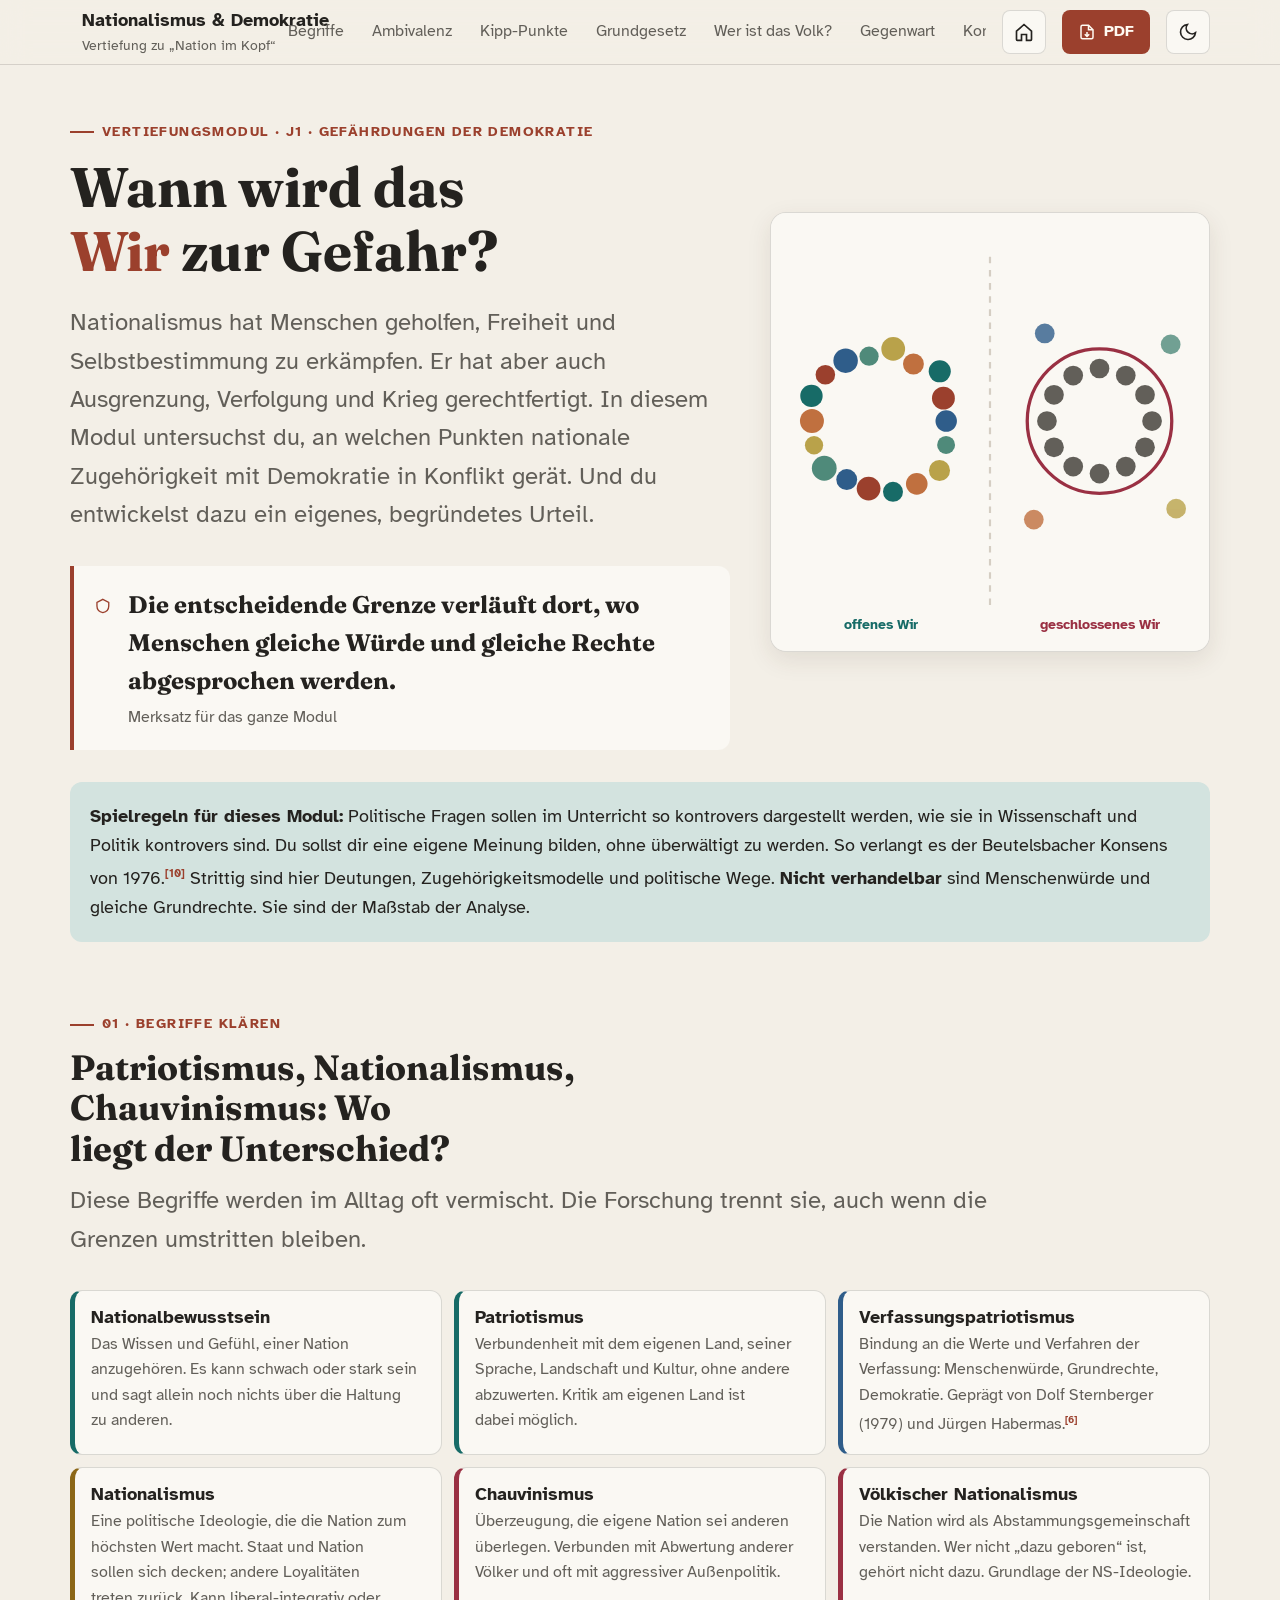
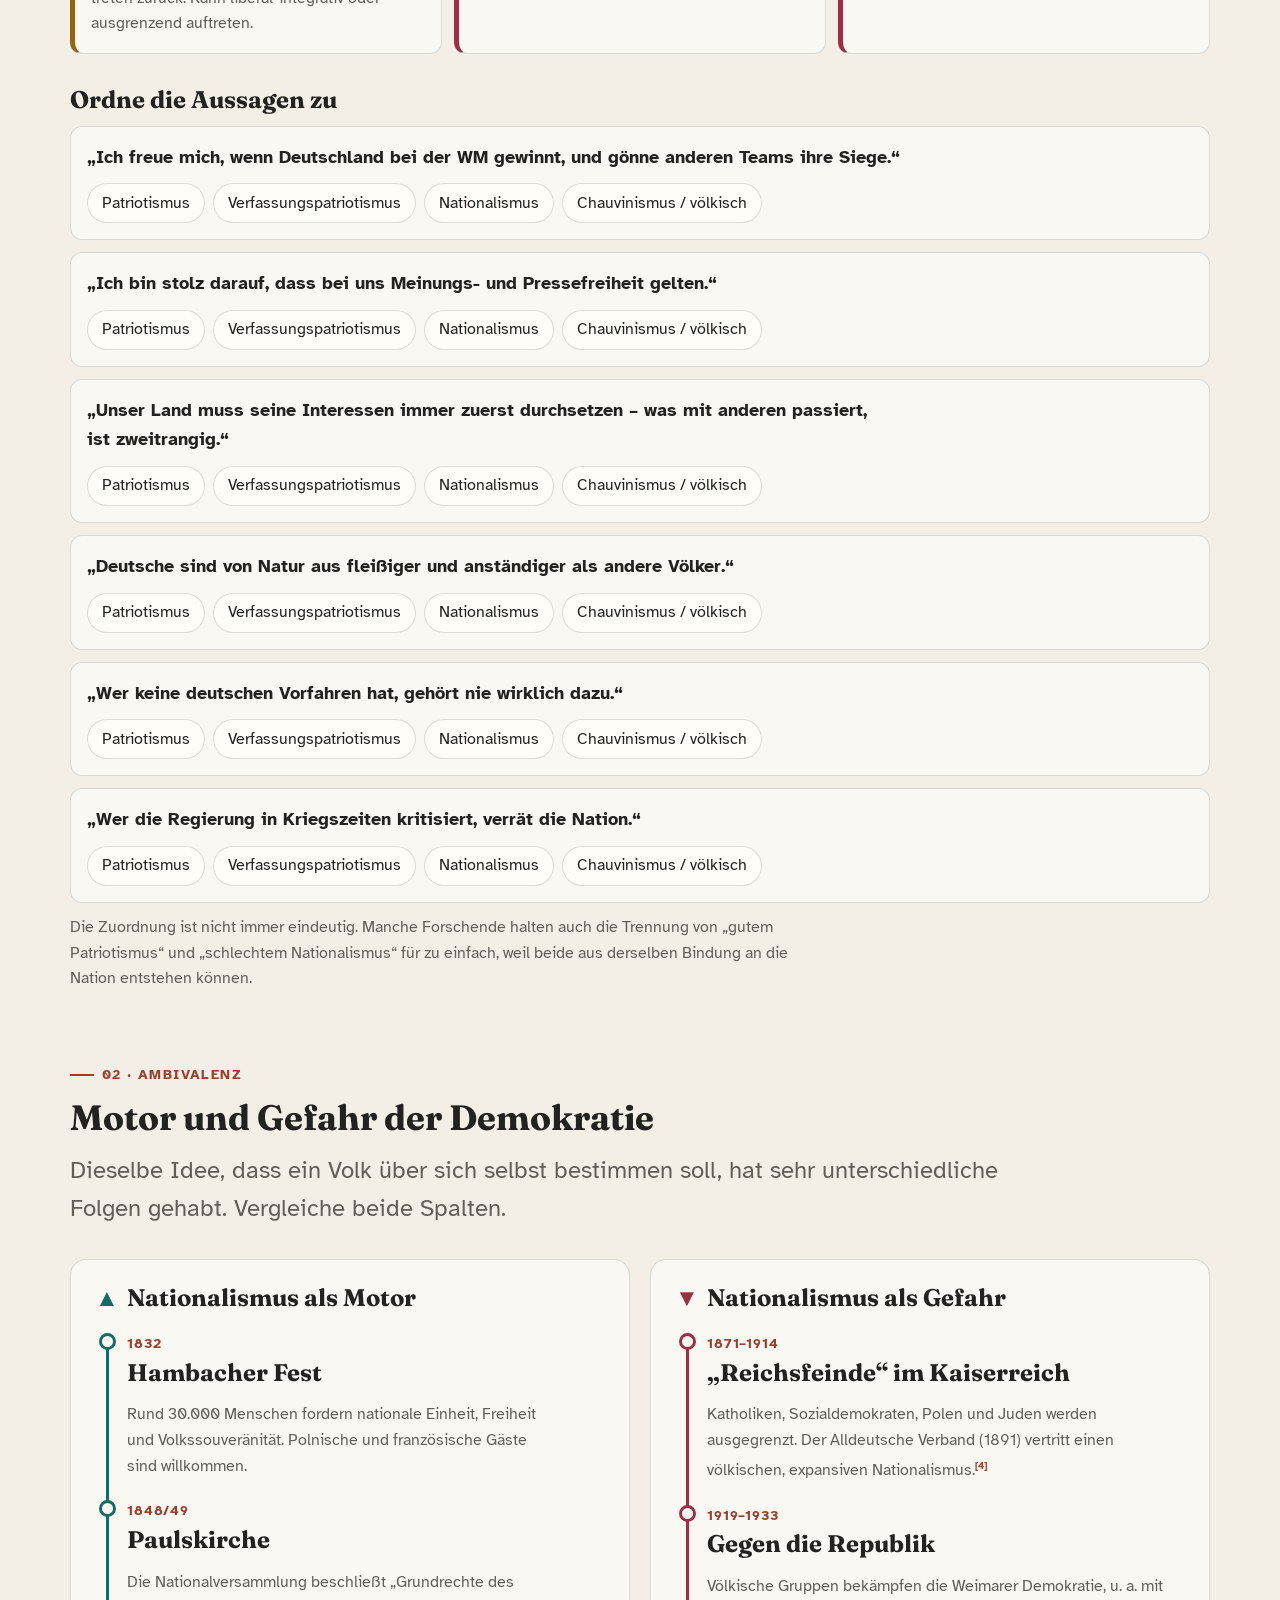
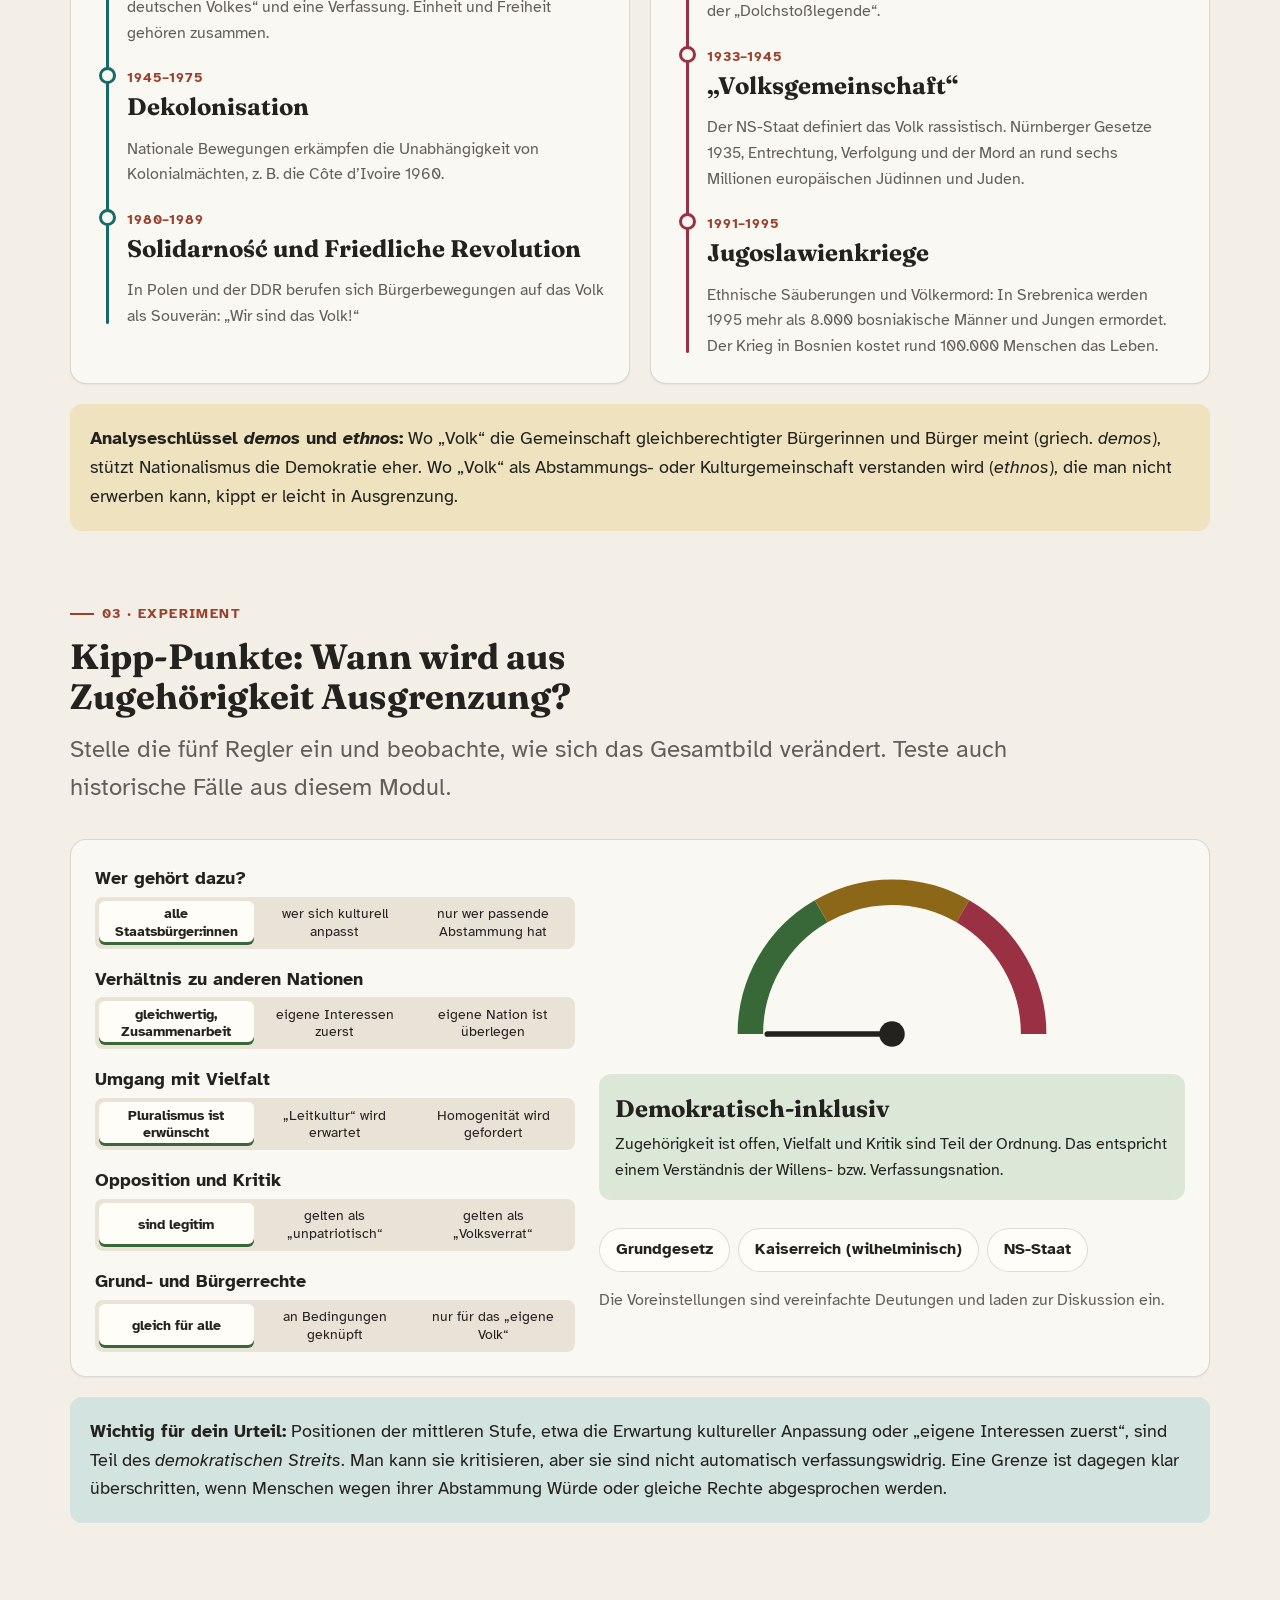
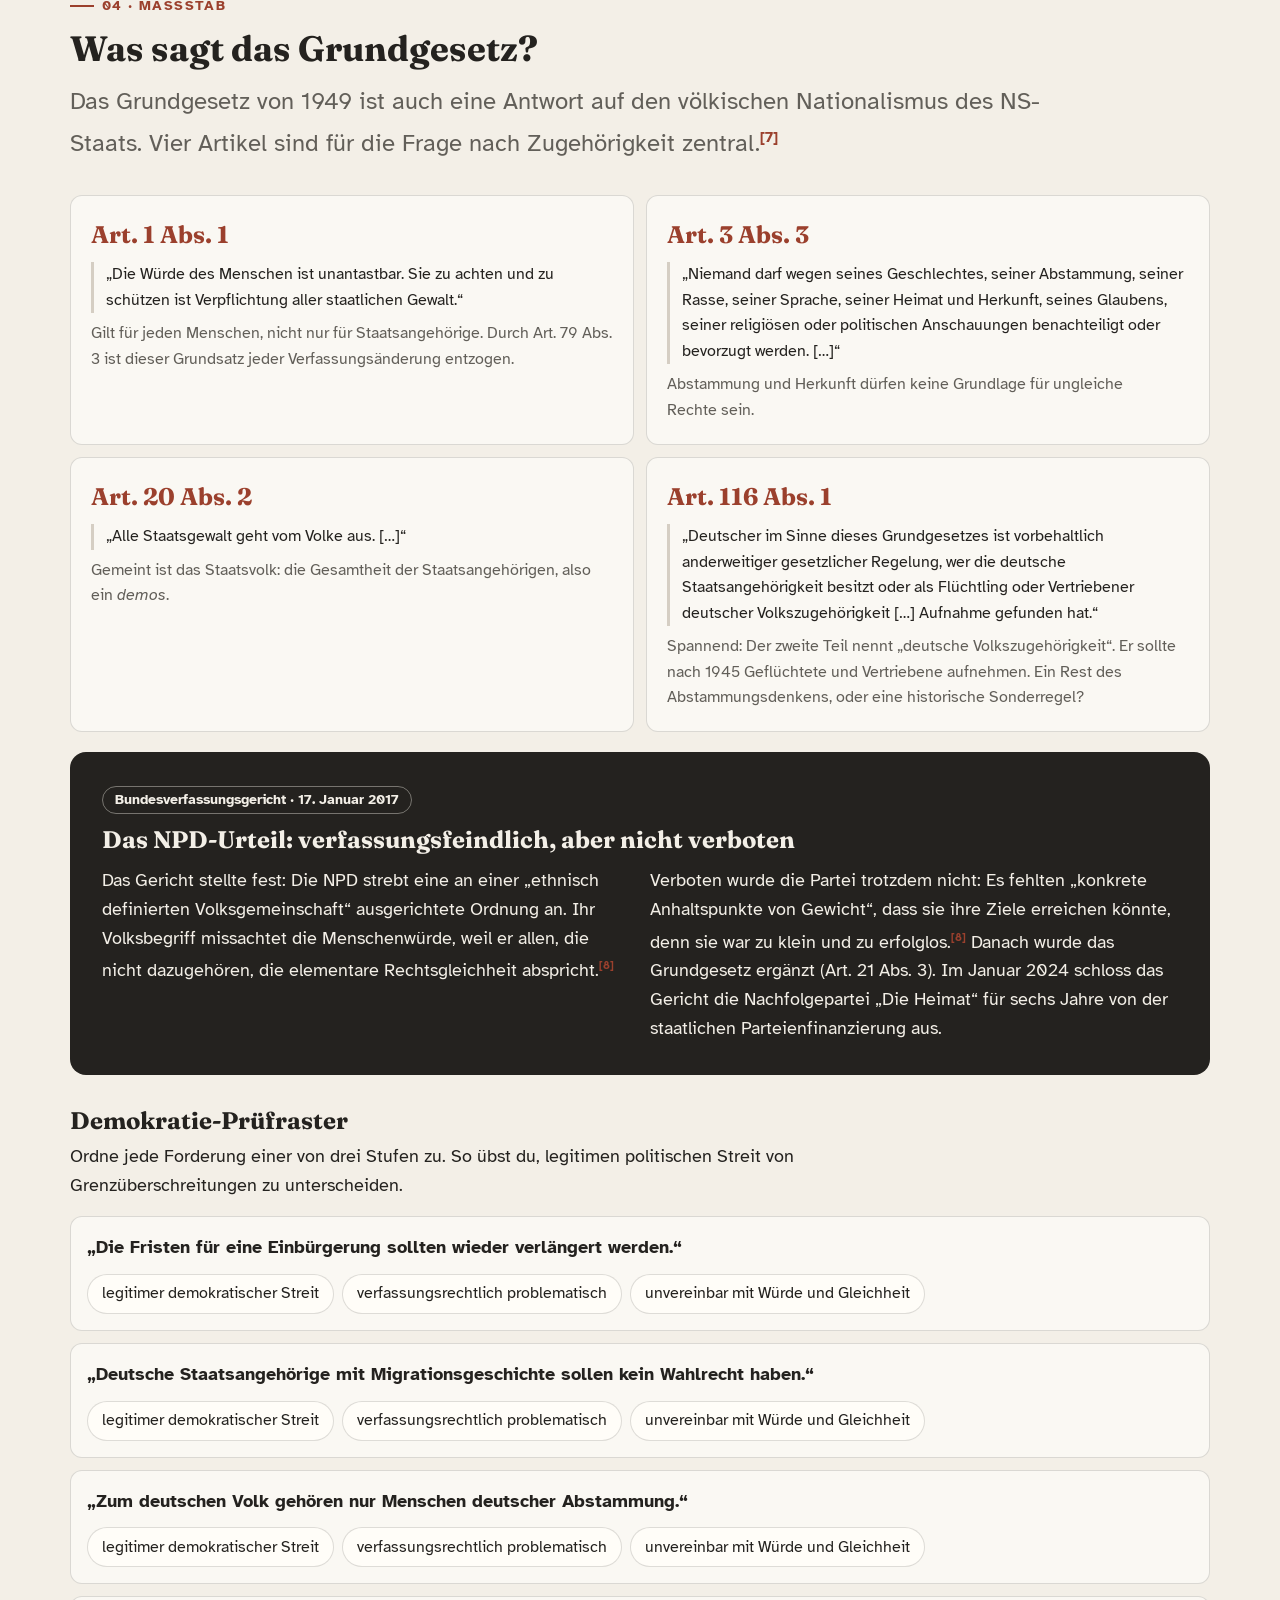
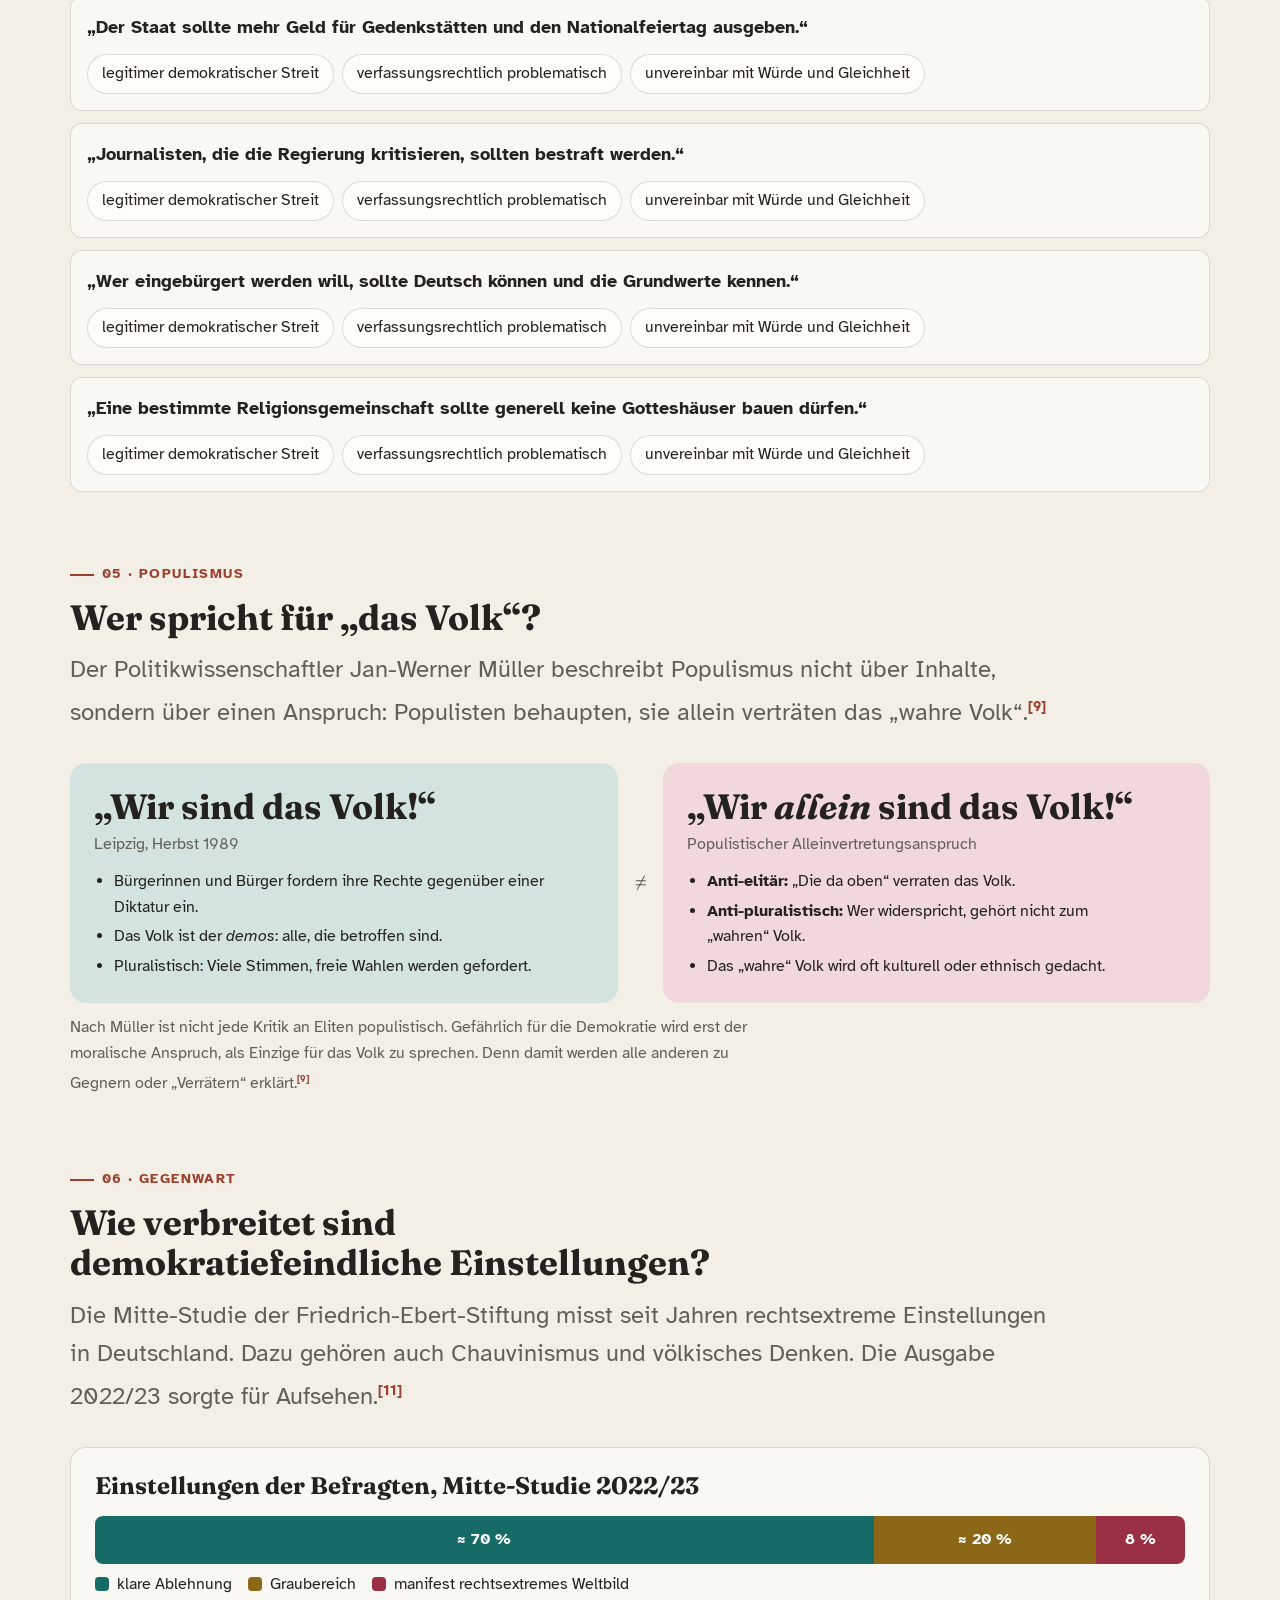
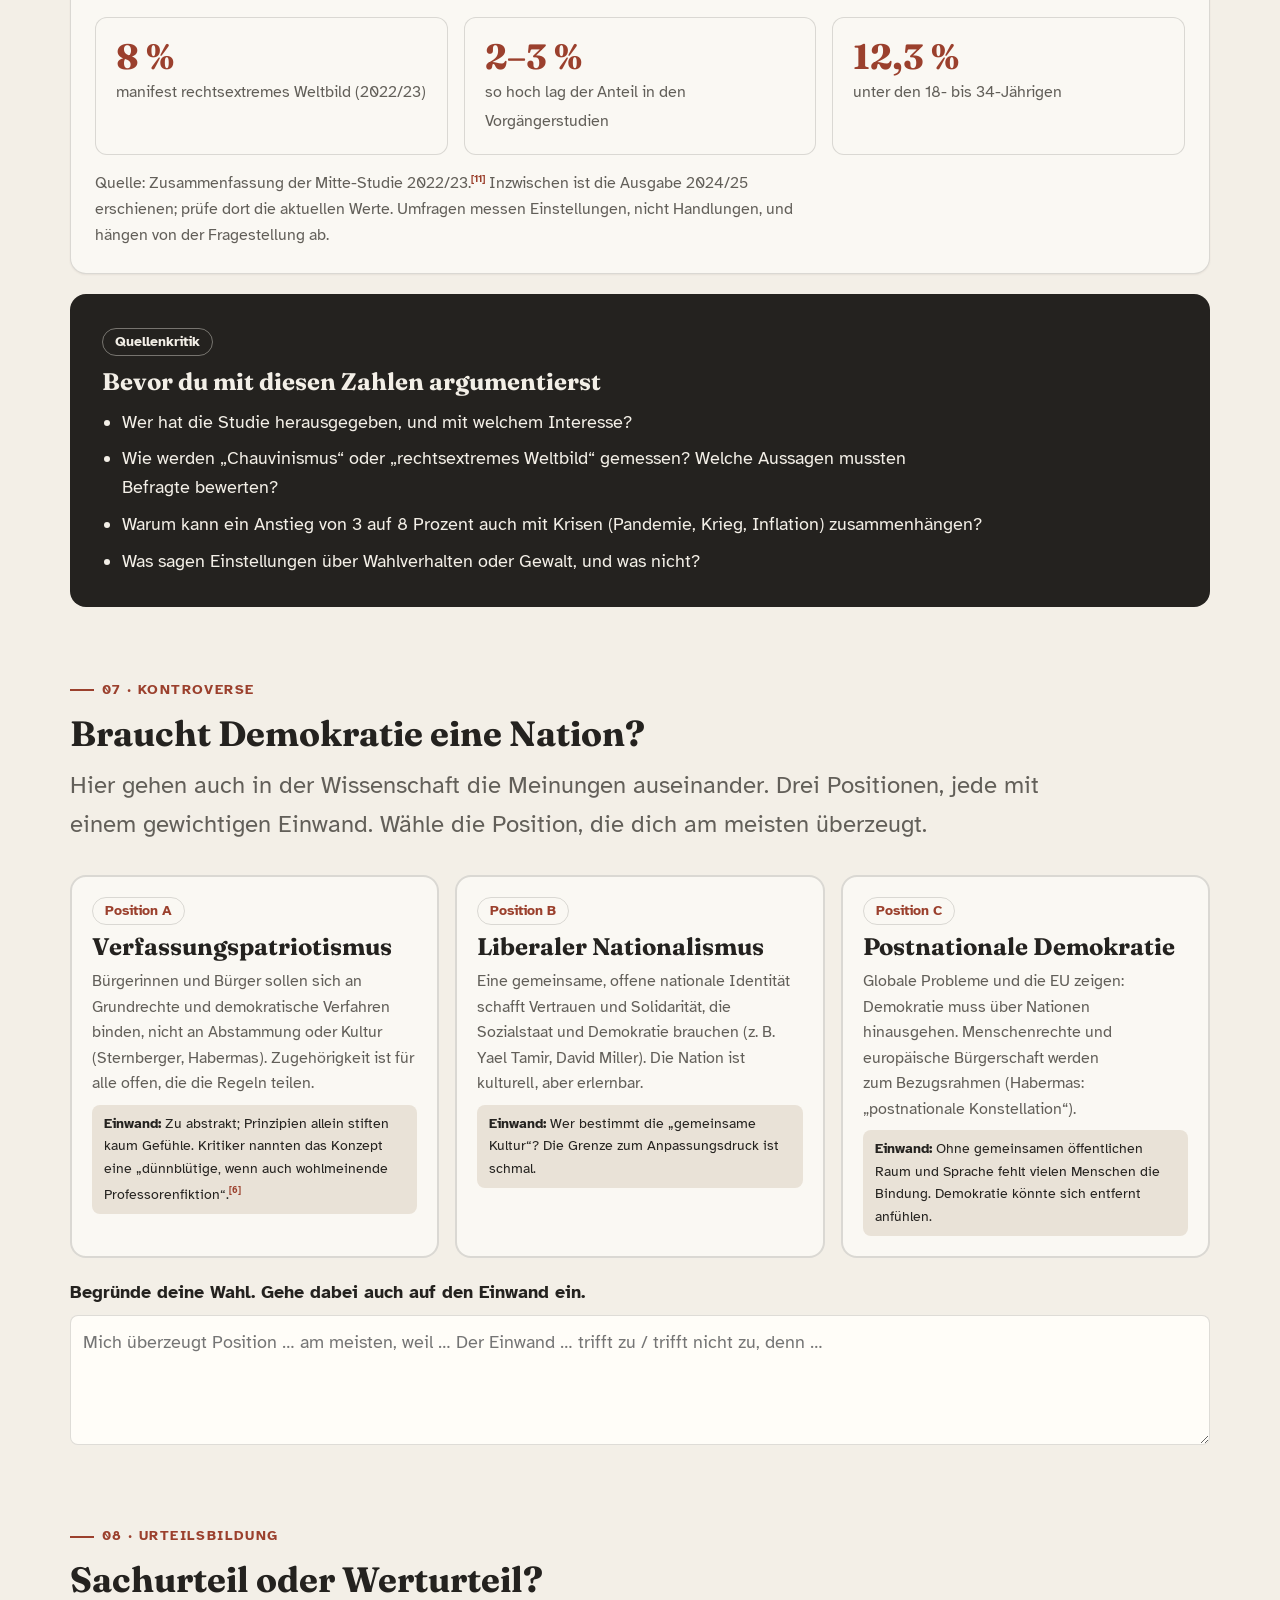
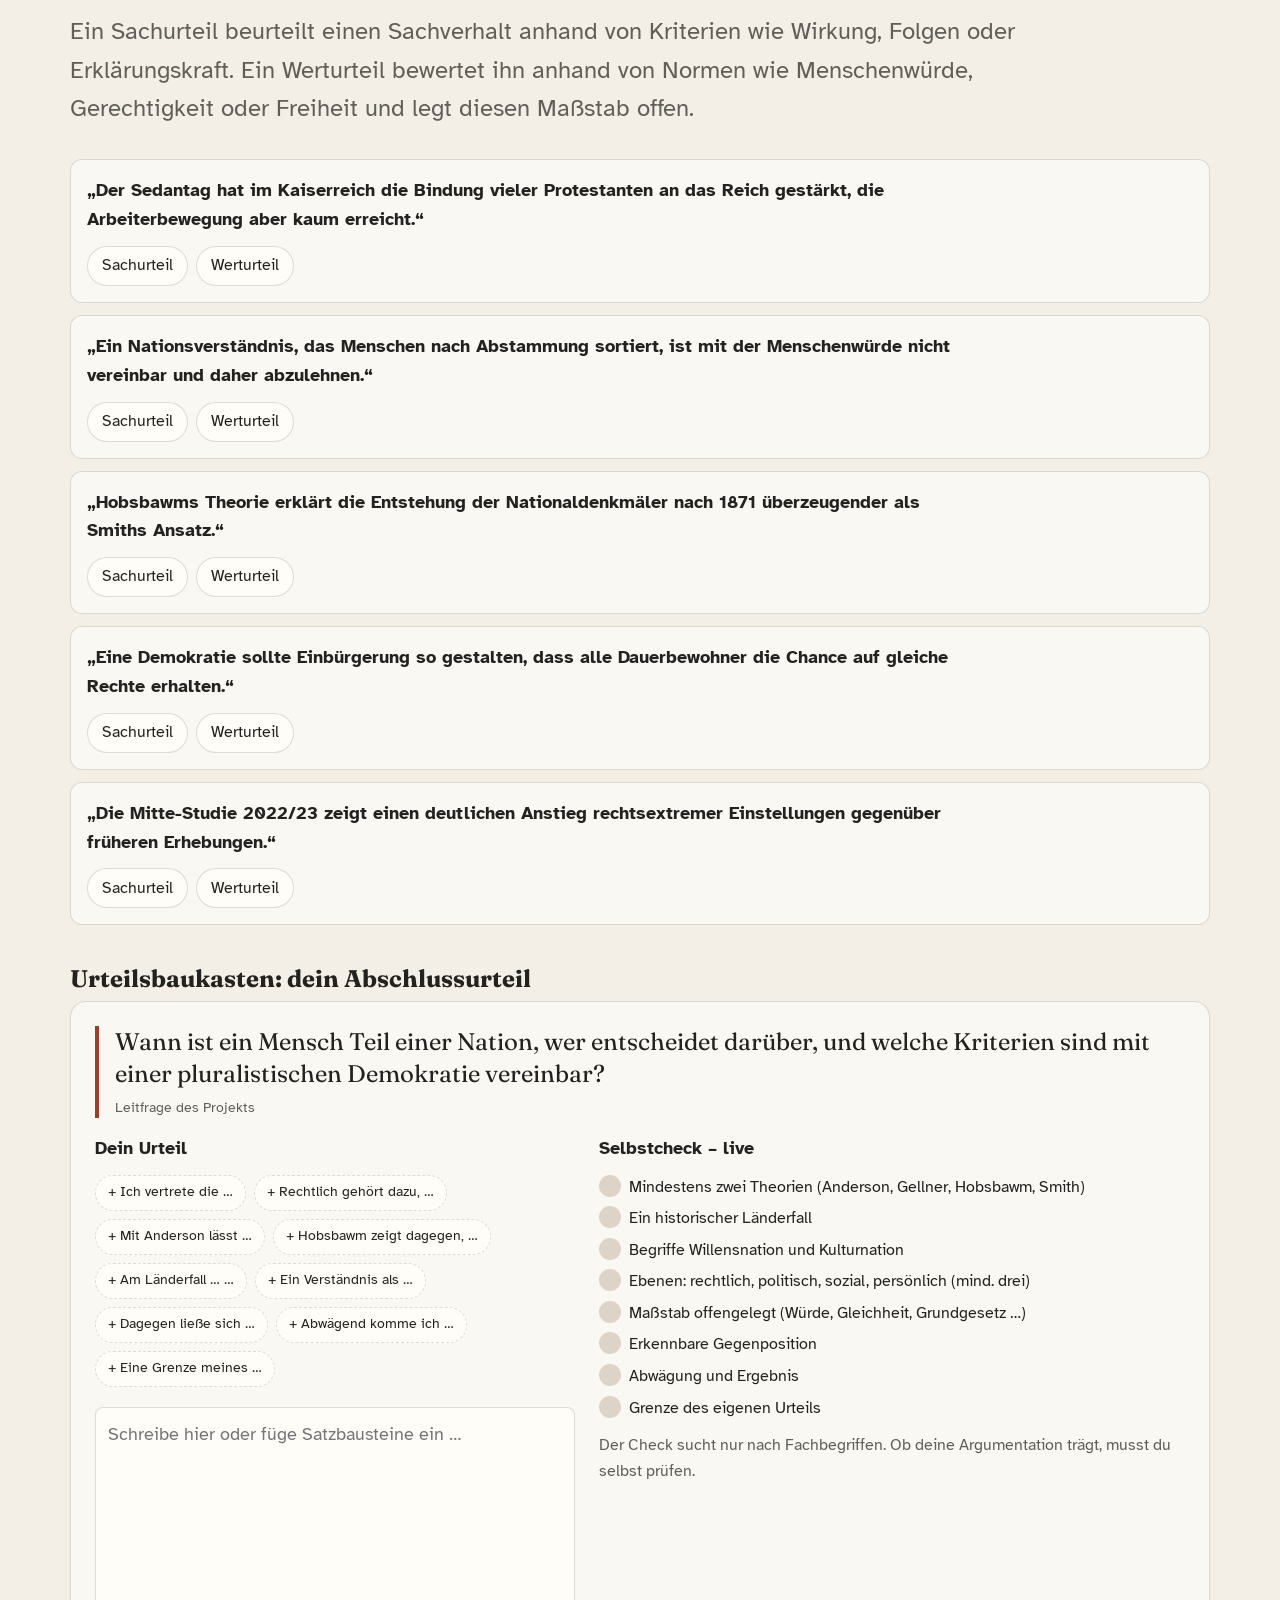
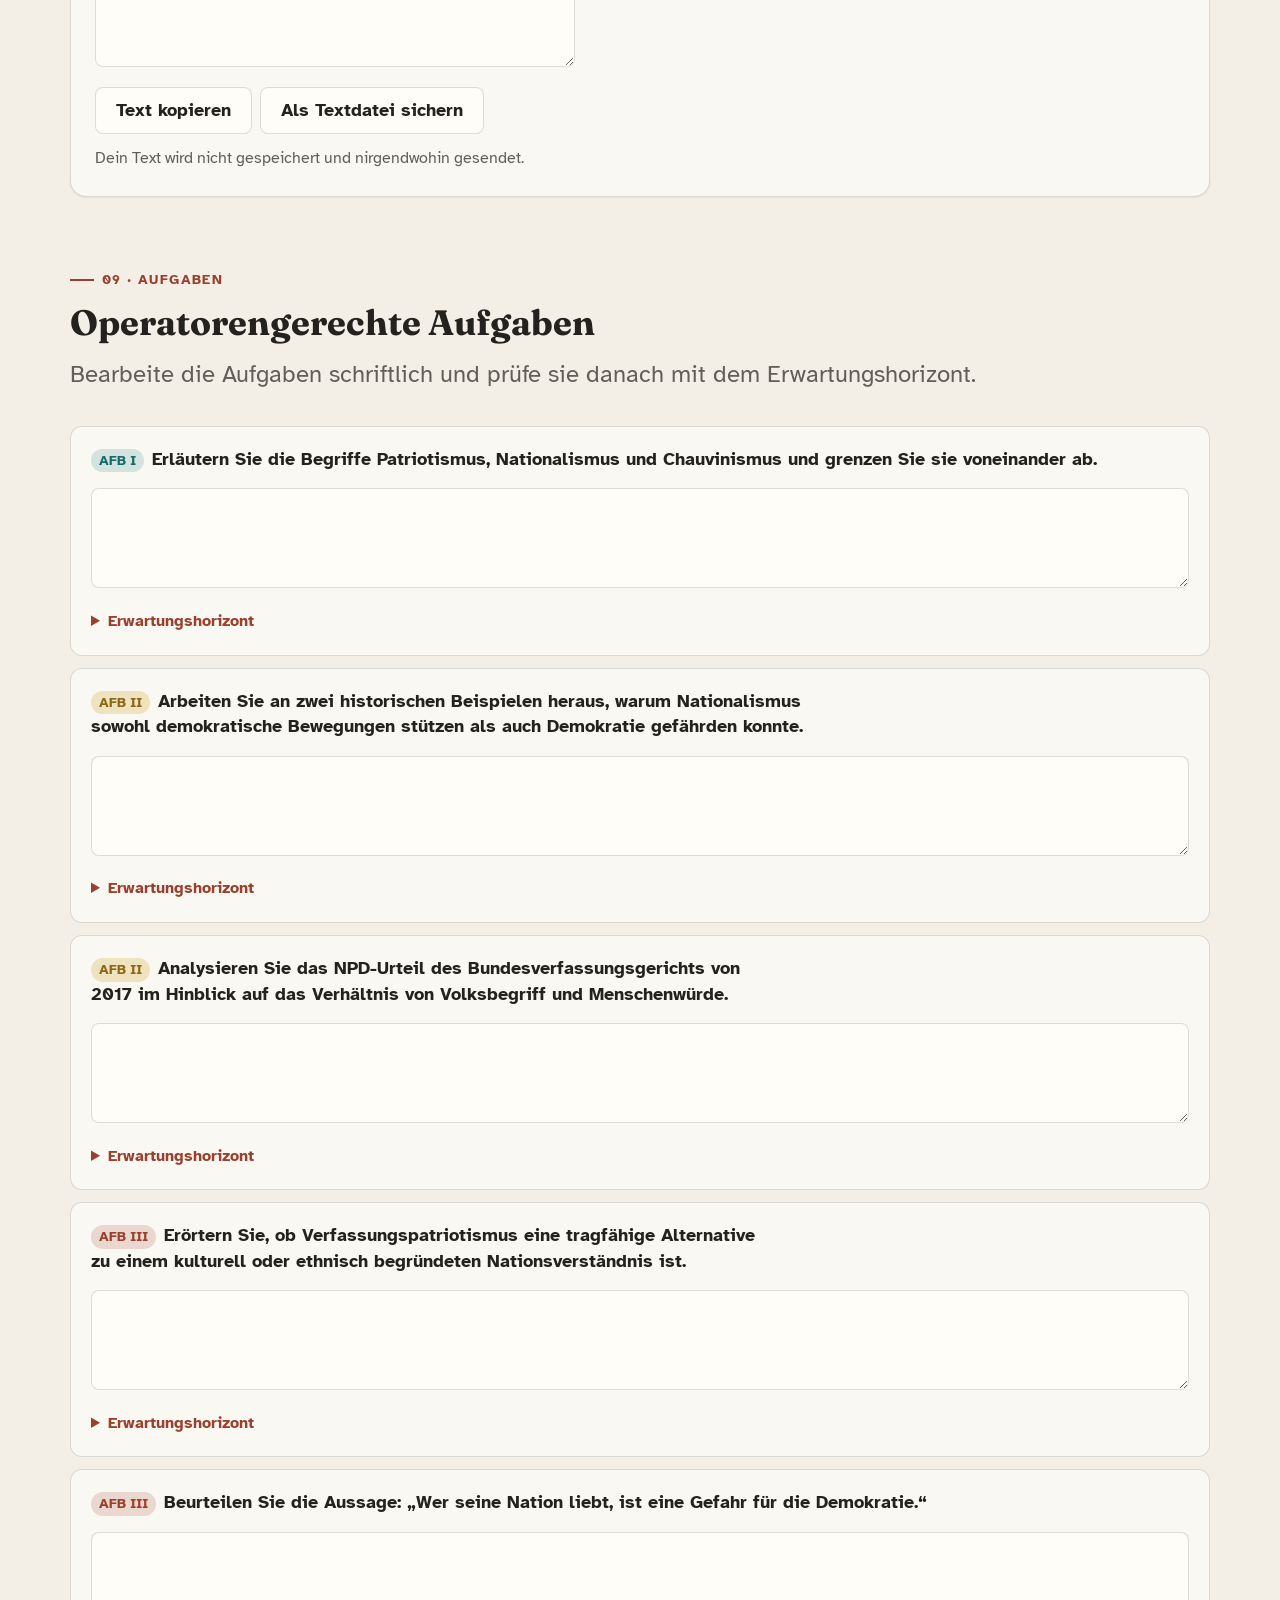
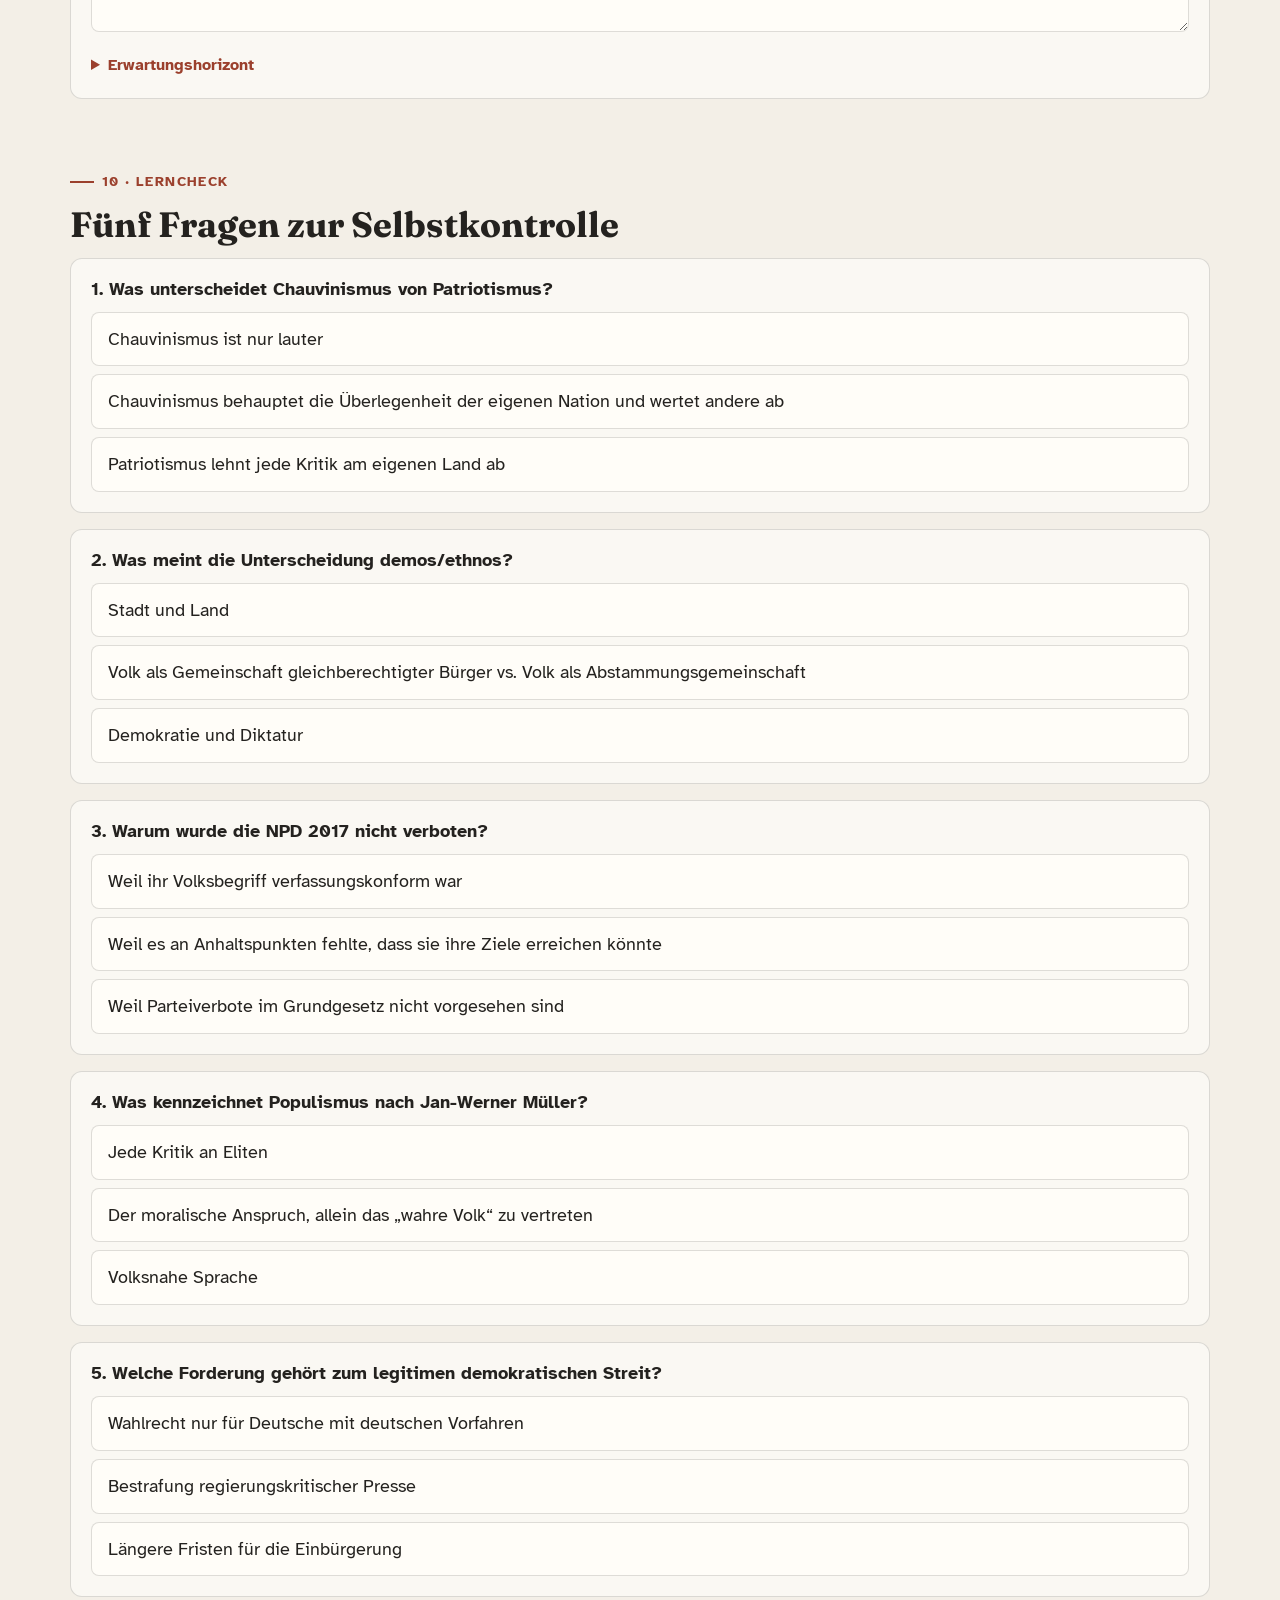
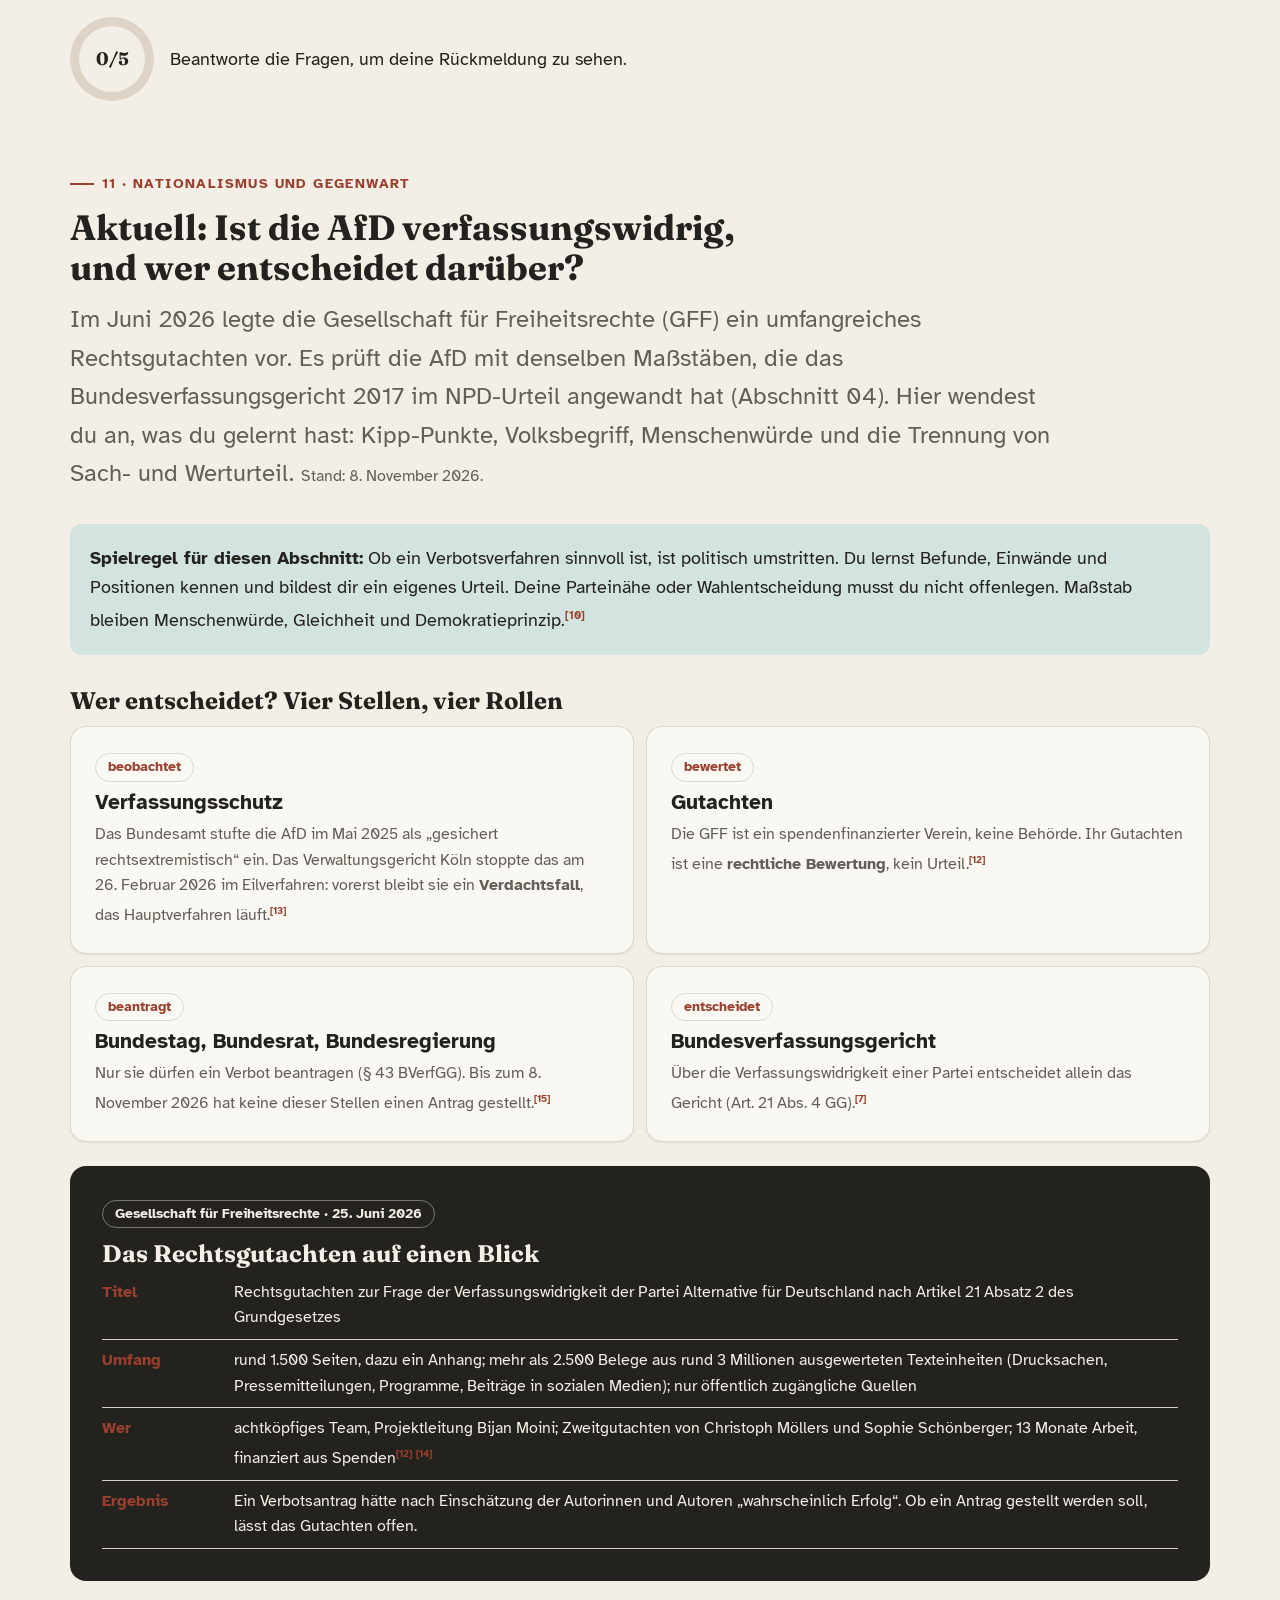
<file: nationalismus-demokratie.html>
<!DOCTYPE html>
<html lang="de">
<head>
<meta charset="utf-8"/>
<meta name="viewport" content="width=device-width,initial-scale=1"/>
<meta name="description" content="Vertiefungsmodul zum Lernlabor „Nation im Kopf“: Wann wird Nationalismus zur Gefahr für Pluralismus, Gleichheit und Menschenrechte? Begriffe, Geschichte, Grundgesetz und Urteilsbildung."/>
<title>Nationalismus und Demokratie – Vertiefungsmodul</title>
<link href="https://fonts.googleapis.com" rel="preconnect"/>
<link crossorigin="" href="https://fonts.gstatic.com" rel="preconnect"/>
<link href="https://fonts.googleapis.com/css2?family=Atkinson+Hyperlegible:wght@400;700&family=Fraunces:opsz,wght@9..144,600;9..144,700&display=swap" rel="stylesheet"/>
<style>

:root,[data-theme="light"]{
 --bg:#f3efe7;--surface:#faf8f3;--surface-2:#fffdf8;--offset:#e9e2d7;--dynamic:#ddd4c7;--divider:#d5cec3;--border:rgba(36,34,31,.15);
 --text:#24221f;--muted:#625f59;--faint:#79746c;--inverse:#fffaf2;--primary:#9b402d;--primary-hover:#763020;--primary-hi:#ead7cf;
 --teal:#176b67;--teal-hi:#d3e3df;--gold:#8c6717;--gold-hi:#eee2bf;--error:#9a3043;--error-hi:#f0d8dc;--success:#386838;--success-hi:#dbe8d7;
 --g1:#2f5d8a;--g2:#4f8a7a;--g3:#b9a24a;--g4:#c0703f;
 --shadow-sm:0 1px 2px rgba(65,48,34,.07);--shadow-md:0 8px 24px rgba(65,48,34,.10);
 --font-display:'Fraunces',Georgia,serif;--font-body:'Atkinson Hyperlegible',Arial,sans-serif;
 --text-xs:clamp(.75rem,.7rem + .25vw,.875rem);--text-sm:clamp(.875rem,.8rem + .35vw,1rem);--text-base:clamp(1rem,.95rem + .25vw,1.125rem);--text-lg:clamp(1.125rem,1rem + .75vw,1.5rem);--text-xl:clamp(1.5rem,1.2rem + 1.25vw,2.25rem);--text-2xl:clamp(2rem,1.4rem + 2.6vw,3.6rem);
 --s1:.25rem;--s2:.5rem;--s3:.75rem;--s4:1rem;--s5:1.25rem;--s6:1.5rem;--s8:2rem;--s10:2.5rem;--s12:3rem;--s16:4rem;--r-sm:.375rem;--r-md:.5rem;--r-lg:.75rem;--r-xl:1rem
}
[data-theme="dark"]{--bg:#181715;--surface:#201e1b;--surface-2:#282521;--offset:#302d28;--dynamic:#3a3630;--divider:#3a3732;--border:rgba(238,233,225,.16);--text:#eee9e1;--muted:#c0b8ae;--faint:#9d958b;--inverse:#251813;--primary:#db826c;--primary-hover:#ee9e8a;--primary-hi:#4f3028;--teal:#6bb6af;--teal-hi:#263e3c;--gold:#d6ae57;--gold-hi:#443a25;--error:#e5788c;--error-hi:#4d2930;--success:#8ab67d;--success-hi:#2c3c28;--g1:#6f9fd0;--g2:#7cbca9;--g3:#d9c46a;--g4:#e09566;--shadow-sm:0 1px 2px rgba(0,0,0,.25);--shadow-md:0 8px 24px rgba(0,0,0,.3)}
*,*::before,*::after{box-sizing:border-box;margin:0;padding:0}
html{scroll-behavior:smooth;scroll-padding-top:5rem;-webkit-text-size-adjust:none;text-size-adjust:none}
body{min-height:100dvh;background:var(--bg);color:var(--text);font-family:var(--font-body);font-size:var(--text-base);line-height:1.6;-webkit-font-smoothing:antialiased}
button,input,select,textarea{font:inherit;color:inherit}button{cursor:pointer}
h1,h2,h3{line-height:1.15;text-wrap:balance}p,li{max-width:72ch;text-wrap:pretty}
a{color:var(--primary)}:focus-visible{outline:3px solid var(--primary);outline-offset:3px;border-radius:var(--r-sm)}
.skip{position:fixed;left:1rem;top:-5rem;background:var(--text);color:var(--bg);padding:.75rem 1rem;z-index:100}.skip:focus{top:1rem}

/* App bar */
.appbar{position:sticky;top:0;z-index:30;background:color-mix(in oklab,var(--bg) 92%,transparent);backdrop-filter:blur(14px);border-bottom:1px solid var(--border)}
.appbar-inner{max-width:1180px;margin:auto;min-height:64px;padding:0 var(--s5);display:flex;align-items:center;gap:var(--s4)}
.brand{display:flex;align-items:center;gap:var(--s3);font-weight:700}.brand small{display:block;color:var(--muted);font-size:var(--text-xs);font-weight:400}
.mark{width:34px;height:34px;color:var(--primary)}
.toc{margin-left:auto;display:flex;gap:var(--s1);overflow-x:auto;scrollbar-width:none}.toc::-webkit-scrollbar{display:none}
.toc a{white-space:nowrap;text-decoration:none;color:var(--muted);font-size:var(--text-sm);padding:var(--s2) var(--s3);border-radius:999px}
.toc a:hover,.toc a.on{background:var(--surface-2);color:var(--text);box-shadow:var(--shadow-sm)}
.icon-btn{width:44px;height:44px;flex:0 0 auto;display:grid;place-items:center;border:1px solid var(--border);background:var(--surface);border-radius:var(--r-md)}
.icon-btn:hover{background:var(--offset)}
.read-bar{position:absolute;left:0;bottom:-1px;height:3px;width:0;background:var(--primary)}

main{max-width:1180px;margin:auto;padding:0 var(--s5) var(--s16)}
section{padding-top:var(--s16)}
.eyebrow{display:inline-flex;align-items:center;gap:var(--s2);font-size:var(--text-xs);font-weight:700;text-transform:uppercase;letter-spacing:.1em;color:var(--primary);margin-bottom:var(--s3)}
.eyebrow::before{content:"";width:24px;height:2px;background:currentColor}
h2.title{font-family:var(--font-display);font-size:var(--text-xl);margin-bottom:var(--s3);max-width:28ch}
.intro{color:var(--muted);font-size:var(--text-lg);max-width:62ch;margin-bottom:var(--s8)}
.card{background:var(--surface);border:1px solid var(--border);border-radius:var(--r-xl);padding:var(--s6);box-shadow:var(--shadow-sm)}
.grid2{display:grid;grid-template-columns:repeat(2,minmax(0,1fr));gap:var(--s5)}
.grid3{display:grid;grid-template-columns:repeat(3,minmax(0,1fr));gap:var(--s4)}
.tag{display:inline-block;border:1px solid var(--border);border-radius:999px;padding:2px var(--s3);font-size:var(--text-xs);font-weight:700;color:var(--primary)}
.note{font-size:var(--text-sm);color:var(--muted);margin-top:var(--s3)}
sup a{font-weight:700;text-decoration:none;font-size:.75em}
.btn{min-height:44px;border:1px solid var(--border);border-radius:var(--r-md);padding:var(--s2) var(--s5);background:var(--surface-2);font-weight:700}
.btn:hover{background:var(--offset)}.btn.primary{background:var(--primary);color:var(--inverse);border-color:transparent}.btn.primary:hover{background:var(--primary-hover)}
.btn.on{background:var(--text);color:var(--bg)}
.callout{padding:var(--s5);border-radius:var(--r-lg);background:var(--gold-hi)}
.callout.teal{background:var(--teal-hi)}
.dark{background:var(--text);color:var(--bg);border-radius:var(--r-xl);padding:var(--s8)}
.dark .tag{color:var(--bg);border-color:color-mix(in oklab,var(--bg) 40%,transparent)}

/* Hero */
.hero{padding-top:var(--s12);display:grid;grid-template-columns:minmax(0,1.2fr) minmax(280px,.8fr);gap:var(--s10);align-items:center}
.hero h1{font-family:var(--font-display);font-size:var(--text-2xl);margin-bottom:var(--s5)}
.hero h1 em{font-style:normal;color:var(--primary)}
.hero .lead{font-size:var(--text-lg);color:var(--muted);max-width:52ch}
.hero-art{position:relative;aspect-ratio:1/1;background:var(--surface);border:1px solid var(--border);border-radius:var(--r-xl);box-shadow:var(--shadow-md);overflow:hidden}
.hero-art svg{width:100%;height:100%}
.helix-dot{animation:pulse 3.2s ease-in-out infinite}
@keyframes pulse{0%,100%{opacity:.35}50%{opacity:1}}
.stamp{animation:stamp 900ms cubic-bezier(.2,1.6,.4,1) 600ms both}
@keyframes stamp{from{opacity:0;transform:scale(1.6) rotate(-14deg)}to{opacity:1;transform:scale(1) rotate(-14deg)}}
.motto{margin-top:var(--s8);display:flex;gap:var(--s4);align-items:flex-start;padding:var(--s5);border-left:4px solid var(--primary);background:var(--surface);border-radius:0 var(--r-lg) var(--r-lg) 0}
.motto strong{font-family:var(--font-display);font-size:var(--text-lg)}

/* Myth cards */
.myths{display:grid;grid-template-columns:repeat(auto-fit,minmax(220px,1fr));gap:var(--s4)}
.flip{perspective:1000px;min-height:230px;border:0;background:none;text-align:left;padding:0}
.flip-inner{position:relative;width:100%;height:100%;min-height:230px;transition:transform 600ms cubic-bezier(.16,1,.3,1);transform-style:preserve-3d}
.flip.open .flip-inner{transform:rotateY(180deg)}
.face{position:absolute;inset:0;backface-visibility:hidden;border-radius:var(--r-xl);padding:var(--s5);display:flex;flex-direction:column;gap:var(--s3);border:1px solid var(--border)}
.front{background:var(--surface)}.front p{font-family:var(--font-display);font-size:var(--text-lg);line-height:1.25}
.front small{margin-top:auto;color:var(--muted);font-size:var(--text-xs)}
.back{transform:rotateY(180deg);background:var(--surface-2);font-size:var(--text-sm)}
.verdict{font-weight:700;font-size:var(--text-sm);display:inline-flex;align-items:center;gap:var(--s2)}
.verdict.no{color:var(--error)}.verdict.part{color:var(--gold)}.verdict.yes{color:var(--success)}

/* Gradient lab */
.gradient-lab{display:grid;gap:var(--s5)}
.strip-wrap{position:relative;height:120px;border-radius:var(--r-lg);overflow:hidden;border:1px solid var(--border)}
#strip{width:100%;height:100%;display:block}
.border-line{position:absolute;top:0;bottom:0;width:0;border-left:3px dashed var(--text);pointer-events:none}
.border-line span{position:absolute;top:8px;left:6px;white-space:nowrap;font-size:var(--text-xs);font-weight:700;background:var(--text);color:var(--bg);padding:2px 8px;border-radius:999px}
.swatches{display:grid;grid-template-columns:1fr auto 1fr;gap:var(--s4);align-items:center}
.swatch{display:flex;align-items:center;gap:var(--s3)}
.swatch i{width:48px;height:48px;border-radius:var(--r-md);border:1px solid var(--border);flex:0 0 auto}
.swatch.right{justify-content:flex-end;text-align:right}
.diff{font-family:var(--font-display);font-size:var(--text-lg);color:var(--primary);text-align:center}
input[type=range]{width:100%;accent-color:var(--primary)}
.mode-row{display:flex;flex-wrap:wrap;gap:var(--s2)}
.stat-row{display:grid;grid-template-columns:repeat(3,1fr);gap:var(--s4)}
.stat{background:var(--surface);border:1px solid var(--border);border-radius:var(--r-lg);padding:var(--s5)}
.stat b{display:block;font-family:var(--font-display);font-size:var(--text-xl);color:var(--primary);line-height:1.1}
.stat span{font-size:var(--text-sm);color:var(--muted)}

/* Balkan chart */
.chart{display:grid;gap:var(--s5)}
.hg h3{font-size:var(--text-base);margin-bottom:var(--s2)}
.bar-row{display:grid;grid-template-columns:110px 1fr 48px;gap:var(--s3);align-items:center;margin-bottom:6px;font-size:var(--text-sm)}
.bar{height:16px;background:var(--dynamic);border-radius:999px;overflow:hidden}
.bar i{display:block;height:100%;width:0;border-radius:999px;transition:width 1s cubic-bezier(.16,1,.3,1)}
.bar-row b{font-variant-numeric:tabular-nums;text-align:right}
.legend{display:flex;gap:var(--s4);flex-wrap:wrap;font-size:var(--text-sm)}
.legend span{display:inline-flex;align-items:center;gap:var(--s2)}.legend i{width:14px;height:14px;border-radius:4px}
.timeline{position:relative;display:grid;gap:var(--s4);padding-left:var(--s8)}
.timeline::before{content:"";position:absolute;left:11px;top:6px;bottom:6px;width:3px;background:linear-gradient(var(--g1),var(--g2),var(--g3),var(--g4),var(--primary));border-radius:3px}
.tl{position:relative}
.tl::before{content:"";position:absolute;left:calc(-1 * var(--s8) + 4px);top:5px;width:17px;height:17px;border-radius:50%;background:var(--surface);border:3px solid var(--primary)}
.tl time{font-size:var(--text-xs);font-weight:700;letter-spacing:.06em;text-transform:uppercase;color:var(--primary)}
.tl h3{font-size:var(--text-base);margin:2px 0}
.tl p{font-size:var(--text-sm);color:var(--muted)}
.tl.nation::before{background:var(--primary)}

/* Ancestors */
.anc{display:grid;grid-template-columns:minmax(0,1fr) minmax(0,1fr);gap:var(--s6);align-items:center}
.big-num{font-family:var(--font-display);font-size:clamp(2rem,1.2rem + 3.5vw,4rem);color:var(--primary);line-height:1;font-variant-numeric:tabular-nums;word-break:break-all}
.tree{display:flex;flex-wrap:wrap;gap:3px;max-height:220px;overflow:hidden;align-content:flex-start}
.tree i{width:9px;height:9px;border-radius:50%;background:var(--teal);opacity:.75}
.tree i.me{background:var(--primary);opacity:1;width:14px;height:14px}

/* Within/between */
.dots{display:grid;grid-template-columns:repeat(20,1fr);gap:4px;max-width:520px}
.dots i{aspect-ratio:1;border-radius:50%;background:var(--teal);transition:background .4s}
.dots i.btw{background:var(--primary)}

/* DNA test sim */
.sim{display:grid;grid-template-columns:minmax(0,1.1fr) minmax(0,.9fr);gap:var(--s6)}
.seg-track{position:relative;height:90px;border-radius:var(--r-lg);background:linear-gradient(90deg,var(--g1),var(--g2),var(--g3),var(--g4));opacity:.9;margin:var(--s4) 0 var(--s2)}
.seg{position:absolute;top:50%;width:14px;height:14px;border-radius:50%;background:var(--surface-2);border:2px solid var(--text);transform:translate(-50%,-50%)}
.cut{position:absolute;top:-8px;bottom:-8px;border-left:3px solid var(--text)}
.cut span{position:absolute;bottom:-26px;left:-4px;font-size:var(--text-xs);font-weight:700;white-space:nowrap}
.axis{display:flex;justify-content:space-between;font-size:var(--text-xs);color:var(--muted);margin-top:var(--s6)}
.result-table{width:100%;border-collapse:collapse;font-variant-numeric:tabular-nums}
.result-table td{padding:var(--s2) 0;border-bottom:1px solid var(--divider)}
.result-table td:last-child{text-align:right;font-weight:700}
.result-table .mini{height:8px;background:var(--dynamic);border-radius:999px;overflow:hidden;margin-top:4px}
.result-table .mini i{display:block;height:100%;background:var(--primary);transition:width .5s}
.dna-same{margin-top:var(--s4);padding:var(--s3) var(--s4);border-radius:var(--r-md);background:var(--success-hi);font-size:var(--text-sm);font-weight:700}

/* Convergence */
.conv{display:grid;grid-template-columns:1fr 70px 1fr;gap:var(--s3);align-items:stretch;margin-top:var(--s4)}
.conv .side{background:var(--surface-2);border:1px solid var(--border);border-radius:var(--r-lg);padding:var(--s4)}
.conv .side h4{font-size:var(--text-sm);margin-bottom:var(--s1)}
.conv .side code{font-size:var(--text-xs);background:var(--offset);padding:1px 6px;border-radius:4px}
.conv .mid{display:grid;place-items:center;text-align:center;font-size:var(--text-xs);font-weight:700;color:var(--primary)}

/* Sorting game */
.sort-statements{display:flex;flex-wrap:wrap;gap:var(--s2);margin-bottom:var(--s5)}
.chip{border:1px solid var(--border);background:var(--surface-2);border-radius:999px;padding:var(--s2) var(--s4);text-align:left;font-size:var(--text-sm)}
.chip.sel{outline:3px solid var(--primary)}
.chip.ok{background:var(--success-hi);border-color:var(--success)}
.chip.bad{animation:shake .4s}
@keyframes shake{25%{transform:translateX(-5px)}75%{transform:translateX(5px)}}
.bins{display:grid;grid-template-columns:repeat(4,minmax(0,1fr));gap:var(--s3)}
.bin{min-height:180px;border:2px dashed var(--border);border-radius:var(--r-lg);padding:var(--s4);background:var(--surface);text-align:left;display:flex;flex-direction:column;gap:var(--s2)}
.bin:hover{border-color:var(--primary)}
.bin h3{font-size:var(--text-base)}.bin small{color:var(--muted);font-size:var(--text-xs)}
.bin .chip{font-size:var(--text-xs);cursor:default}
.feedback{min-height:28px;margin-top:var(--s3);font-weight:700}

/* Mila */
.mila{display:grid;grid-template-columns:minmax(0,.8fr) minmax(0,1.2fr);gap:var(--s6)}
.persons{display:grid;gap:var(--s3)}
.person{display:grid;grid-template-columns:56px 1fr;gap:var(--s3);align-items:center;background:var(--surface);border:1px solid var(--border);border-radius:var(--r-lg);padding:var(--s4)}
.avatar{width:56px;height:56px;border-radius:50%;display:grid;place-items:center;font-family:var(--font-display);font-weight:700;font-size:1.3rem;color:var(--inverse)}
.pills{display:flex;flex-wrap:wrap;gap:4px;margin-top:4px}.pills span{font-size:var(--text-xs);background:var(--offset);border-radius:999px;padding:1px 8px}
details.q{background:var(--surface);border:1px solid var(--border);border-radius:var(--r-lg);padding:var(--s4);margin-bottom:var(--s2)}
details.q summary{font-weight:700;cursor:pointer;list-style:none;display:flex;gap:var(--s3)}
details.q summary::before{content:"+";color:var(--primary);font-weight:700;width:1em}
details.q[open] summary::before{content:"–"}
details.q p{margin-top:var(--s3);color:var(--muted);font-size:var(--text-sm)}

/* Quiz */
.quiz{display:grid;gap:var(--s4)}
.qcard{background:var(--surface);border:1px solid var(--border);border-radius:var(--r-lg);padding:var(--s5)}
.qcard h3{font-size:var(--text-base);margin-bottom:var(--s3)}
.opts{display:grid;gap:var(--s2)}
.opt{text-align:left;padding:var(--s3) var(--s4);border:1px solid var(--border);border-radius:var(--r-md);background:var(--surface-2)}
.opt:hover{background:var(--offset)}.opt.correct{background:var(--success-hi);border-color:var(--success)}.opt.wrong{background:var(--error-hi);border-color:var(--error)}
.why{display:none;margin-top:var(--s3);font-size:var(--text-sm);color:var(--muted)}.qcard.done .why{display:block}
.score{display:flex;align-items:center;gap:var(--s4);margin-top:var(--s5)}
.ring{width:84px;height:84px;border-radius:50%;display:grid;place-items:center;background:conic-gradient(var(--primary) 0deg,var(--dynamic) 0);position:relative;font-family:var(--font-display);font-weight:700}
.ring::before{content:"";position:absolute;inset:9px;border-radius:50%;background:var(--bg)}.ring span{z-index:1}

/* Law timeline */
.law{display:grid;grid-template-columns:repeat(4,minmax(0,1fr));gap:var(--s3)}
.law article{background:var(--surface);border:1px solid var(--border);border-radius:var(--r-lg);padding:var(--s4);border-top:4px solid var(--g1)}
.law article:nth-child(2){border-top-color:var(--error)}.law article:nth-child(3){border-top-color:var(--g3)}.law article:nth-child(4){border-top-color:var(--teal)}
.law time{font-family:var(--font-display);font-size:var(--text-lg);font-weight:700}
.law p{font-size:var(--text-sm);color:var(--muted);margin-top:var(--s2)}

textarea{width:100%;min-height:130px;margin-top:var(--s2);padding:var(--s3);background:var(--surface-2);border:1px solid var(--border);border-radius:var(--r-md);resize:vertical}
.sources ol{padding-left:var(--s5);display:grid;gap:var(--s2);font-size:var(--text-sm);color:var(--muted)}
.sources li{max-width:none}
footer{margin-top:var(--s12);padding-top:var(--s6);border-top:1px solid var(--divider);font-size:var(--text-sm);color:var(--muted)}

.reveal{opacity:0;transform:translateY(14px);transition:opacity .7s ease,transform .7s cubic-bezier(.16,1,.3,1)}
.reveal.in{opacity:1;transform:none}

@media(max-width:900px){.hero,.anc,.sim,.mila{grid-template-columns:1fr}.bins{grid-template-columns:1fr 1fr}.law{grid-template-columns:1fr 1fr}.grid3{grid-template-columns:1fr}.toc{display:none}.hero-art{max-width:420px}}
@media(max-width:640px){main{padding:0 var(--s4) var(--s12)}section{padding-top:var(--s12)}.grid2,.bins,.law,.stat-row{grid-template-columns:1fr}.conv{grid-template-columns:1fr}.conv .mid{padding:var(--s2)}.bar-row{grid-template-columns:84px 1fr 40px}.dots{grid-template-columns:repeat(10,1fr)}.swatches{grid-template-columns:1fr}.swatch.right{justify-content:flex-start;text-align:left;flex-direction:row-reverse}.brand small{display:none}.dark{padding:var(--s5)}}
@media print{.appbar,.btn,.mode-row{display:none!important}.reveal{opacity:1;transform:none}.flip-inner{transform:none!important}.back{position:relative;transform:none}.front{display:none}section{break-inside:avoid}}
@media(prefers-reduced-motion:reduce){*,*::before,*::after{animation-duration:.01ms!important;transition-duration:.01ms!important;scroll-behavior:auto!important}.reveal{opacity:1;transform:none}}

/* === Gemeinsame Erweiterungen für alle Vertiefungsmodule === */
.pdf-btn{display:inline-flex;align-items:center;gap:var(--s2);min-height:44px;padding:0 var(--s4);border-radius:var(--r-md);background:var(--primary);color:var(--inverse);text-decoration:none;font-weight:700;font-size:var(--text-sm);flex:0 0 auto}
.pdf-btn:hover{background:var(--primary-hover)}
.pdf-btn svg{flex:0 0 auto}
@media(max-width:640px){.pdf-btn span{display:none}.pdf-btn{padding:0;width:44px;justify-content:center}}
.home-btn{text-decoration:none;color:inherit;margin-left:auto}
@media(min-width:901px){.home-btn{margin-left:0}}
.pdf-cta{display:grid;grid-template-columns:auto 1fr auto;gap:var(--s5);align-items:center;background:var(--surface);border:1px solid var(--border);border-radius:var(--r-xl);padding:var(--s6);box-shadow:var(--shadow-sm)}
.pdf-cta .doc{width:64px;height:80px;border-radius:6px;background:var(--surface-2);border:1px solid var(--border);position:relative;box-shadow:var(--shadow-md)}
.pdf-cta .doc::before{content:"";position:absolute;inset:10px 10px auto;height:14px;background:var(--primary);border-radius:3px}
.pdf-cta .doc::after{content:"";position:absolute;left:10px;right:10px;top:32px;height:34px;background:repeating-linear-gradient(var(--dynamic) 0 3px,transparent 3px 8px)}
.pdf-cta h3{font-family:var(--font-display);font-size:var(--text-lg)}
.pdf-cta p{font-size:var(--text-sm);color:var(--muted)}
@media(max-width:640px){.pdf-cta{grid-template-columns:1fr}.pdf-cta .doc{display:none}}
.afb{display:inline-block;font-size:var(--text-xs);font-weight:700;padding:2px 8px;border-radius:999px;margin-right:var(--s2)}
.afb.i{background:var(--teal-hi);color:var(--teal)}.afb.ii{background:var(--gold-hi);color:var(--gold)}.afb.iii{background:var(--primary-hi);color:var(--primary)}
.tasks{display:grid;gap:var(--s3)}
.task{background:var(--surface);border:1px solid var(--border);border-radius:var(--r-lg);padding:var(--s5)}
.task h3{font-size:var(--text-base);margin-bottom:var(--s2);line-height:1.4}
.task details{margin-top:var(--s3)}
.task summary{cursor:pointer;font-weight:700;color:var(--primary);font-size:var(--text-sm)}
.task ul{margin:var(--s3) 0 0 var(--s5);display:grid;gap:var(--s1);font-size:var(--text-sm);color:var(--muted)}
.task textarea{min-height:100px}
.tabs{display:flex;flex-wrap:wrap;gap:var(--s2);margin-bottom:var(--s4)}
.tabs button{min-height:44px;border:1px solid var(--border);border-radius:999px;padding:var(--s2) var(--s4);background:var(--surface-2);font-weight:700;font-size:var(--text-sm)}
.tabs button[aria-selected=true]{background:var(--text);color:var(--bg);border-color:transparent}
.panel-grid{display:grid;grid-template-columns:minmax(0,.9fr) minmax(0,1.1fr);gap:var(--s6);align-items:start}
.facts{display:grid;gap:var(--s2);font-size:var(--text-sm)}
.facts div{display:grid;grid-template-columns:120px 1fr;gap:var(--s3);padding-bottom:var(--s2);border-bottom:1px solid var(--divider)}
.facts b{color:var(--primary)}
.qa{display:grid;gap:var(--s2)}
.check-list{display:grid;gap:var(--s2);list-style:none}
.check-list label{display:flex;gap:var(--s3);align-items:flex-start;padding:var(--s3) var(--s4);border:1px solid var(--border);border-radius:var(--r-md);background:var(--surface-2);cursor:pointer;font-size:var(--text-sm)}
.check-list input{width:20px;height:20px;accent-color:var(--primary);flex:0 0 auto;margin-top:2px}
.slider-case{display:grid;gap:var(--s3);background:var(--surface);border:1px solid var(--border);border-radius:var(--r-lg);padding:var(--s5)}
.slider-case h3{font-size:var(--text-base)}
.scale-labels{display:flex;justify-content:space-between;font-size:var(--text-xs);color:var(--muted);font-weight:700}
.scale-track{position:relative;height:10px;border-radius:999px;background:linear-gradient(90deg,var(--primary),var(--gold),var(--teal))}
.scale-track .mk{position:absolute;top:50%;width:20px;height:20px;border-radius:50%;transform:translate(-50%,-50%);border:3px solid var(--surface);box-shadow:var(--shadow-md);transition:left .5s cubic-bezier(.16,1,.3,1)}
.scale-track .mk.you{background:var(--text)}.scale-track .mk.ref{background:var(--surface-2);border-color:var(--text);opacity:0}
.scale-track .mk.ref.show{opacity:1}
.reveal-box{display:none;font-size:var(--text-sm);background:var(--surface-2);border-radius:var(--r-md);padding:var(--s4)}
.reveal-box.show{display:block}
.two-args{display:grid;grid-template-columns:1fr 1fr;gap:var(--s3);margin-top:var(--s2)}
.two-args div{padding:var(--s3);border-radius:var(--r-md);background:var(--offset)}
.two-args b{display:block;font-size:var(--text-xs);text-transform:uppercase;letter-spacing:.06em;margin-bottom:2px}
.modules{display:grid;grid-template-columns:repeat(auto-fit,minmax(220px,1fr));gap:var(--s4)}
.module-card{display:flex;flex-direction:column;gap:var(--s2);padding:var(--s5);border-radius:var(--r-xl);border:1px solid var(--border);background:var(--surface);text-decoration:none;color:inherit;box-shadow:var(--shadow-sm);transition:transform .2s,box-shadow .2s}
.module-card:hover{transform:translateY(-2px);box-shadow:var(--shadow-md)}
.module-card b{font-family:var(--font-display);font-size:var(--text-lg)}
.module-card span{font-size:var(--text-sm);color:var(--muted)}
.module-card.current{outline:2px solid var(--primary)}
.quote{font-family:var(--font-display);font-size:var(--text-lg);line-height:1.35;border-left:4px solid var(--primary);padding-left:var(--s4)}
.quote cite{display:block;font-family:var(--font-body);font-size:var(--text-xs);color:var(--muted);font-style:normal;margin-top:var(--s2)}
.src-box{background:var(--surface-2);border:1px dashed var(--border);border-radius:var(--r-md);padding:var(--s4);font-size:var(--text-sm)}
.src-box b{display:block;font-size:var(--text-xs);letter-spacing:.06em;text-transform:uppercase;color:var(--muted);margin-bottom:var(--s1)}
@media(max-width:900px){.panel-grid{grid-template-columns:1fr}}
@media(max-width:640px){.two-args{grid-template-columns:1fr}.facts div{grid-template-columns:1fr}}
@media(min-width:901px){.brand span,.brand small{white-space:nowrap}}
@media(max-width:1180px){.appbar .brand small{display:none}}
.appbar .brand{min-width:0}
.slider-case{align-content:start}
#duel{align-items:start}

/* Modulspezifisch */
.defs{display:grid;grid-template-columns:repeat(3,minmax(0,1fr));gap:var(--s3)}
.def{background:var(--surface);border:1px solid var(--border);border-radius:var(--r-lg);padding:var(--s4);border-left:5px solid var(--c,var(--teal))}
.def h3{font-size:var(--text-base);margin-bottom:var(--s1)}
.def p{font-size:var(--text-sm);color:var(--muted)}
.classify{display:grid;gap:var(--s3)}
.cl-item{background:var(--surface);border:1px solid var(--border);border-radius:var(--r-lg);padding:var(--s4)}
.cl-item p.st{font-weight:700;margin-bottom:var(--s3)}
.cl-btns{display:flex;flex-wrap:wrap;gap:var(--s2)}
.cl-btns button{min-height:40px;border:1px solid var(--border);border-radius:999px;padding:4px 14px;background:var(--surface-2);font-size:var(--text-sm)}
.cl-btns button.correct{background:var(--success-hi);border-color:var(--success)}
.cl-btns button.wrong{background:var(--error-hi);border-color:var(--error)}
.cl-fb{display:none;margin-top:var(--s3);font-size:var(--text-sm);color:var(--muted)}
.cl-item.done .cl-fb{display:block}
.twin{display:grid;grid-template-columns:1fr 1fr;gap:var(--s5)}
.twin h3{font-family:var(--font-display);font-size:var(--text-lg);margin-bottom:var(--s4);display:flex;align-items:center;gap:var(--s2)}
.twin .timeline::before{background:var(--c)}
.twin .tl::before{border-color:var(--c)}
.knobs{display:grid;gap:var(--s4)}
.knob label{font-weight:700;display:block;margin-bottom:var(--s1)}
.segctl{display:grid;grid-template-columns:repeat(3,1fr);gap:4px;background:var(--offset);padding:4px;border-radius:var(--r-md)}
.segctl button{min-height:44px;border:0;border-radius:6px;background:transparent;font-size:var(--text-xs);line-height:1.25;padding:4px 6px}
.segctl button[aria-pressed=true]{background:var(--surface-2);box-shadow:var(--shadow-sm);font-weight:700}
.segctl button[aria-pressed=true][data-v="1"]{box-shadow:inset 0 -3px 0 var(--gold)}
.segctl button[aria-pressed=true][data-v="2"]{box-shadow:inset 0 -3px 0 var(--error)}
.segctl button[aria-pressed=true][data-v="0"]{box-shadow:inset 0 -3px 0 var(--success)}
.gauge-wrap{position:sticky;top:90px}
.gauge{width:100%;max-width:340px;display:block;margin:auto}
.zone{padding:var(--s4);border-radius:var(--r-lg);margin-top:var(--s3)}
.zone h4{font-family:var(--font-display);font-size:var(--text-lg);margin-bottom:var(--s1)}
.zone p{font-size:var(--text-sm)}
.flags{display:grid;gap:var(--s2);margin-top:var(--s3)}
.flags div{font-size:var(--text-sm);padding:var(--s2) var(--s3);border-radius:var(--r-md);background:var(--error-hi)}
.articles{display:grid;grid-template-columns:repeat(2,minmax(0,1fr));gap:var(--s3)}
.article{background:var(--surface);border:1px solid var(--border);border-radius:var(--r-lg);padding:var(--s5)}
.article b{font-family:var(--font-display);font-size:var(--text-lg);color:var(--primary)}
.article blockquote{margin-top:var(--s2);font-size:var(--text-sm);border-left:3px solid var(--divider);padding-left:var(--s3)}
.article p{font-size:var(--text-sm);color:var(--muted);margin-top:var(--s2)}
.demos{display:grid;grid-template-columns:1fr auto 1fr;gap:var(--s4);align-items:stretch}
.demos .side{border-radius:var(--r-xl);padding:var(--s6)}
.demos .side h3{font-family:var(--font-display);font-size:var(--text-xl);margin-bottom:var(--s1)}
.demos .side ul{margin:var(--s3) 0 0 var(--s5);display:grid;gap:var(--s1);font-size:var(--text-sm)}
.demos .vs{display:grid;place-items:center;font-family:var(--font-display);font-size:var(--text-lg);color:var(--muted)}
.stack{display:flex;height:48px;border-radius:var(--r-md);overflow:hidden;margin:var(--s4) 0 var(--s2)}
.stack i{display:grid;place-items:center;color:#fff;font-style:normal;font-weight:700;font-size:var(--text-sm);transition:flex-grow 1s cubic-bezier(.16,1,.3,1)}
.positions{display:grid;grid-template-columns:repeat(3,minmax(0,1fr));gap:var(--s4)}
.pos{display:flex;flex-direction:column;gap:var(--s2);text-align:left;padding:var(--s5);border:2px solid var(--border);border-radius:var(--r-xl);background:var(--surface)}
.pos[aria-pressed=true]{border-color:var(--primary);box-shadow:var(--shadow-md)}
.pos h3{font-family:var(--font-display);font-size:var(--text-lg)}
.pos p{font-size:var(--text-sm);color:var(--muted)}
.pos .crit{font-size:var(--text-xs);background:var(--offset);border-radius:var(--r-md);padding:var(--s2) var(--s3);color:var(--text)}
.chips{display:flex;flex-wrap:wrap;gap:var(--s2);margin:var(--s3) 0}
.chips button{border:1px dashed var(--border);background:var(--surface-2);border-radius:999px;padding:4px 12px;font-size:var(--text-xs);min-height:36px}
.chips button:hover{border-color:var(--primary);color:var(--primary)}
.crit-list{list-style:none;display:grid;gap:6px;font-size:var(--text-sm)}
.crit-list li{display:flex;gap:var(--s2);align-items:flex-start}
.crit-list li i{flex:0 0 22px;height:22px;border-radius:50%;display:grid;place-items:center;font-style:normal;font-size:12px;background:var(--dynamic);color:var(--muted)}
.crit-list li.ok i{background:var(--success);color:var(--inverse)}
#judgeText{min-height:260px}
@media(max-width:900px){.defs,.positions{grid-template-columns:1fr 1fr}.twin,.articles{grid-template-columns:1fr}.gauge-wrap{position:static}}
@media(max-width:640px){.defs,.positions{grid-template-columns:1fr}.demos{grid-template-columns:1fr}.demos .vs{padding:0}.segctl button{font-size:11px}}
</style>
</head>
<body>
<a class="skip" href="#main">Zum Inhalt springen</a>
<header class="appbar"><div class="appbar-inner">
 <div class="brand"><svg class="mark" viewBox="0 0 24 24" fill="none" stroke="currentColor" stroke-width="1.8" aria-hidden="true"><path d="M12 3l8 4v5c0 5-3.5 8-8 9-4.5-1-8-4-8-9V7z"/><path d="M9 12l2 2 4-4"/></svg><div><span>Nationalismus & Demokratie</span><small>Vertiefung zu „Nation im Kopf“</small></div></div>
 <nav class="toc" aria-label="Abschnitte"><a href="#begriffe">Begriffe</a><a href="#ambivalenz">Ambivalenz</a><a href="#kipppunkte">Kipp-Punkte</a><a href="#grundgesetz">Grundgesetz</a><a href="#volk">Wer ist das Volk?</a><a href="#gegenwart">Gegenwart</a><a href="#kontroverse">Kontroverse</a><a href="#urteil">Urteil</a><a href="#aufgaben">Aufgaben</a><a href="#check">Check</a><a href="#aktuell">Aktuell</a></nav>
 <a class="icon-btn home-btn" href="index.html" aria-label="Zurück zum Lernlabor „Nation im Kopf“" title="Zum Lernlabor"><svg width="20" height="20" viewBox="0 0 24 24" fill="none" stroke="currentColor" stroke-width="2"><path d="M3 11l9-8 9 8v10a1 1 0 0 1-1 1h-5v-7H9v7H4a1 1 0 0 1-1-1z"/></svg></a>
 <a class="pdf-btn" href="pdf/nationalismus-demokratie-zusammenfassung.pdf" download aria-label="Zusammenfassung als PDF herunterladen" title="Zusammenfassung als PDF"><svg width="18" height="18" viewBox="0 0 24 24" fill="none" stroke="currentColor" stroke-width="2" aria-hidden="true"><path d="M14 3H6a2 2 0 0 0-2 2v14a2 2 0 0 0 2 2h12a2 2 0 0 0 2-2V9z"/><path d="M14 3v6h6M12 12v6M9 15l3 3 3-3"/></svg><span>PDF</span></a>
 <button class="icon-btn" id="themeBtn" aria-label="Hell/Dunkel wechseln" title="Hell/Dunkel"><svg id="themeIcon" width="20" height="20" viewBox="0 0 24 24" fill="none" stroke="currentColor" stroke-width="2"><path d="M21 12.79A9 9 0 1 1 11.21 3 7 7 0 0 0 21 12.79z"/></svg></button>
 <div class="read-bar" id="readBar"></div>
</div></header>

<main id="main">

<div class="hero">
 <div>
  <span class="eyebrow">Vertiefungsmodul · J1 · Gefährdungen der Demokratie</span>
  <h1>Wann wird das <em>Wir</em> zur Gefahr?</h1>
  <p class="lead">Nationalismus hat Menschen geholfen, Freiheit und Selbstbestimmung zu erkämpfen. Er hat aber auch Ausgrenzung, Verfolgung und Krieg gerechtfertigt. In diesem Modul untersuchst du, an welchen Punkten nationale Zugehörigkeit mit Demokratie in Konflikt gerät. Und du entwickelst dazu ein eigenes, begründetes Urteil.</p>
  <div class="motto"><svg width="40" height="40" viewBox="0 0 24 24" fill="none" stroke="var(--primary)" stroke-width="1.8" aria-hidden="true"><path d="M12 3l8 4v5c0 5-3.5 8-8 9-4.5-1-8-4-8-9V7z"/></svg><div><strong>Die entscheidende Grenze verläuft dort, wo Menschen gleiche Würde und gleiche Rechte abgesprochen werden.</strong><p class="note" style="margin-top:4px">Merksatz für das ganze Modul</p></div></div>
 </div>
 <div class="hero-art" aria-label="Illustration: Ein Kreis aus vielen verschiedenen Figuren, daneben ein abgeschlossener Kreis aus gleichen Figuren mit ausgeschlossenen Figuren außerhalb">
  <svg viewBox="0 0 400 400" role="img">
   <rect width="400" height="400" fill="var(--surface)"/>
   <g id="heroDots"></g>
   <line x1="200" y1="40" x2="200" y2="360" stroke="var(--divider)" stroke-width="2" stroke-dasharray="6 6"/>
   <text x="100" y="380" text-anchor="middle" fill="var(--teal)" font-size="13" font-weight="700">offenes Wir</text>
   <text x="300" y="380" text-anchor="middle" fill="var(--error)" font-size="13" font-weight="700">geschlossenes Wir</text>
  </svg>
 </div>
</div>

<div class="callout teal" style="margin-top:var(--s8)"><strong>Spielregeln für dieses Modul:</strong> Politische Fragen sollen im Unterricht so kontrovers dargestellt werden, wie sie in Wissenschaft und Politik kontrovers sind. Du sollst dir eine eigene Meinung bilden, ohne überwältigt zu werden. So verlangt es der Beutelsbacher Konsens von 1976.<sup><a href="#q10">[10]</a></sup> Strittig sind hier Deutungen, Zugehörigkeitsmodelle und politische Wege. <strong>Nicht verhandelbar</strong> sind Menschenwürde und gleiche Grundrechte. Sie sind der Maßstab der Analyse.</div>

<section id="begriffe" class="reveal">
 <span class="eyebrow">01 · Begriffe klären</span>
 <h2 class="title">Patriotismus, Nationalismus, Chauvinismus: Wo liegt der Unterschied?</h2>
 <p class="intro">Diese Begriffe werden im Alltag oft vermischt. Die Forschung trennt sie, auch wenn die Grenzen umstritten bleiben.</p>
 <div class="defs">
  <div class="def" style="--c:var(--teal)"><h3>Nationalbewusstsein</h3><p>Das Wissen und Gefühl, einer Nation anzugehören. Es kann schwach oder stark sein und sagt allein noch nichts über die Haltung zu anderen.</p></div>
  <div class="def" style="--c:var(--teal)"><h3>Patriotismus</h3><p>Verbundenheit mit dem eigenen Land, seiner Sprache, Landschaft und Kultur, ohne andere abzuwerten. Kritik am eigenen Land ist dabei möglich.</p></div>
  <div class="def" style="--c:var(--g1)"><h3>Verfassungspatriotismus</h3><p>Bindung an die Werte und Verfahren der Verfassung: Menschenwürde, Grundrechte, Demokratie. Geprägt von Dolf Sternberger (1979) und Jürgen Habermas.<sup><a href="#q6">[6]</a></sup></p></div>
  <div class="def" style="--c:var(--gold)"><h3>Nationalismus</h3><p>Eine politische Ideologie, die die Nation zum höchsten Wert macht. Staat und Nation sollen sich decken; andere Loyalitäten treten zurück. Kann liberal-integrativ oder ausgrenzend auftreten.</p></div>
  <div class="def" style="--c:var(--error)"><h3>Chauvinismus</h3><p>Überzeugung, die eigene Nation sei anderen überlegen. Verbunden mit Abwertung anderer Völker und oft mit aggressiver Außenpolitik.</p></div>
  <div class="def" style="--c:var(--error)"><h3>Völkischer Nationalismus</h3><p>Die Nation wird als Abstammungsgemeinschaft verstanden. Wer nicht „dazu geboren“ ist, gehört nicht dazu. Grundlage der NS-Ideologie.</p></div>
 </div>
 <h3 style="font-family:var(--font-display);font-size:var(--text-lg);margin:var(--s8) 0 var(--s3)">Ordne die Aussagen zu</h3>
 <div class="classify" id="classify"></div>
 <p class="note">Die Zuordnung ist nicht immer eindeutig. Manche Forschende halten auch die Trennung von „gutem Patriotismus“ und „schlechtem Nationalismus“ für zu einfach, weil beide aus derselben Bindung an die Nation entstehen können.</p>
</section>

<section id="ambivalenz" class="reveal">
 <span class="eyebrow">02 · Ambivalenz</span>
 <h2 class="title">Motor und Gefahr der Demokratie</h2>
 <p class="intro">Dieselbe Idee, dass ein Volk über sich selbst bestimmen soll, hat sehr unterschiedliche Folgen gehabt. Vergleiche beide Spalten.</p>
 <div class="twin">
  <div class="card" style="--c:var(--teal)">
   <h3><span style="color:var(--teal)">▲</span> Nationalismus als Motor</h3>
   <div class="timeline">
    <div class="tl"><time>1832</time><h3>Hambacher Fest</h3><p>Rund 30.000 Menschen fordern nationale Einheit, Freiheit und Volkssouveränität. Polnische und französische Gäste sind willkommen.</p></div>
    <div class="tl"><time>1848/49</time><h3>Paulskirche</h3><p>Die Nationalversammlung beschließt „Grundrechte des deutschen Volkes“ und eine Verfassung. Einheit und Freiheit gehören zusammen.</p></div>
    <div class="tl"><time>1945–1975</time><h3>Dekolonisation</h3><p>Nationale Bewegungen erkämpfen die Unabhängigkeit von Kolonialmächten, z. B. die Côte d’Ivoire 1960.</p></div>
    <div class="tl"><time>1980–1989</time><h3>Solidarność und Friedliche Revolution</h3><p>In Polen und der DDR berufen sich Bürgerbewegungen auf das Volk als Souverän: „Wir sind das Volk!“</p></div>
   </div>
  </div>
  <div class="card" style="--c:var(--error)">
   <h3><span style="color:var(--error)">▼</span> Nationalismus als Gefahr</h3>
   <div class="timeline">
    <div class="tl"><time>1871–1914</time><h3>„Reichsfeinde“ im Kaiserreich</h3><p>Katholiken, Sozialdemokraten, Polen und Juden werden ausgegrenzt. Der Alldeutsche Verband (1891) vertritt einen völkischen, expansiven Nationalismus.<sup><a href="#q4">[4]</a></sup></p></div>
    <div class="tl"><time>1919–1933</time><h3>Gegen die Republik</h3><p>Völkische Gruppen bekämpfen die Weimarer Demokratie, u. a. mit der „Dolchstoßlegende“.</p></div>
    <div class="tl"><time>1933–1945</time><h3>„Volksgemeinschaft“</h3><p>Der NS-Staat definiert das Volk rassistisch. Nürnberger Gesetze 1935, Entrechtung, Verfolgung und der Mord an rund sechs Millionen europäischen Jüdinnen und Juden.</p></div>
    <div class="tl"><time>1991–1995</time><h3>Jugoslawienkriege</h3><p>Ethnische Säuberungen und Völkermord: In Srebrenica werden 1995 mehr als 8.000 bosniakische Männer und Jungen ermordet. Der Krieg in Bosnien kostet rund 100.000 Menschen das Leben.</p></div>
   </div>
  </div>
 </div>
 <div class="callout" style="margin-top:var(--s5)"><strong>Analyseschlüssel <em>demos</em> und <em>ethnos</em>:</strong> Wo „Volk“ die Gemeinschaft gleichberechtigter Bürgerinnen und Bürger meint (griech. <em>demos</em>), stützt Nationalismus die Demokratie eher. Wo „Volk“ als Abstammungs- oder Kulturgemeinschaft verstanden wird (<em>ethnos</em>), die man nicht erwerben kann, kippt er leicht in Ausgrenzung.</div>
</section>

<section id="kipppunkte" class="reveal">
 <span class="eyebrow">03 · Experiment</span>
 <h2 class="title">Kipp-Punkte: Wann wird aus Zugehörigkeit Ausgrenzung?</h2>
 <p class="intro">Stelle die fünf Regler ein und beobachte, wie sich das Gesamtbild verändert. Teste auch historische Fälle aus diesem Modul.</p>
 <div class="card panel-grid">
  <div class="knobs" id="knobs"></div>
  <div class="gauge-wrap">
   <svg class="gauge" viewBox="0 0 240 140" role="img" aria-label="Anzeige: von demokratisch-inklusiv bis antidemokratisch">
    <path d="M20 120 A100 100 0 0 1 70 33.4" fill="none" stroke="var(--success)" stroke-width="18"/>
    <path d="M70 33.4 A100 100 0 0 1 170 33.4" fill="none" stroke="var(--gold)" stroke-width="18"/>
    <path d="M170 33.4 A100 100 0 0 1 220 120" fill="none" stroke="var(--error)" stroke-width="18"/>
    <g id="needle" style="transform-origin:120px 120px;transition:transform .6s cubic-bezier(.16,1,.3,1)"><line x1="120" y1="120" x2="120" y2="32" stroke="var(--text)" stroke-width="4" stroke-linecap="round"/></g>
    <circle cx="120" cy="120" r="9" fill="var(--text)"/>
   </svg>
   <div class="zone" id="zone"></div>
   <div class="flags" id="flags"></div>
   <div class="tabs" style="margin-top:var(--s4)" aria-label="Voreinstellungen">
    <button data-pre="0,0,0,0,0">Grundgesetz</button>
    <button data-pre="1,1,2,1,1">Kaiserreich (wilhelminisch)</button>
    <button data-pre="2,2,2,2,2">NS-Staat</button>
   </div>
   <p class="note">Die Voreinstellungen sind vereinfachte Deutungen und laden zur Diskussion ein.</p>
  </div>
 </div>
 <div class="callout teal" style="margin-top:var(--s5)"><strong>Wichtig für dein Urteil:</strong> Positionen der mittleren Stufe, etwa die Erwartung kultureller Anpassung oder „eigene Interessen zuerst“, sind Teil des <em>demokratischen Streits</em>. Man kann sie kritisieren, aber sie sind nicht automatisch verfassungswidrig. Eine Grenze ist dagegen klar überschritten, wenn Menschen wegen ihrer Abstammung Würde oder gleiche Rechte abgesprochen werden.</div>
</section>

<section id="grundgesetz" class="reveal">
 <span class="eyebrow">04 · Maßstab</span>
 <h2 class="title">Was sagt das Grundgesetz?</h2>
 <p class="intro">Das Grundgesetz von 1949 ist auch eine Antwort auf den völkischen Nationalismus des NS-Staats. Vier Artikel sind für die Frage nach Zugehörigkeit zentral.<sup><a href="#q7">[7]</a></sup></p>
 <div class="articles">
  <div class="article"><b>Art. 1 Abs. 1</b><blockquote>„Die Würde des Menschen ist unantastbar. Sie zu achten und zu schützen ist Verpflichtung aller staatlichen Gewalt.“</blockquote><p>Gilt für jeden Menschen, nicht nur für Staatsangehörige. Durch Art. 79 Abs. 3 ist dieser Grundsatz jeder Verfassungsänderung entzogen.</p></div>
  <div class="article"><b>Art. 3 Abs. 3</b><blockquote>„Niemand darf wegen seines Geschlechtes, seiner Abstammung, seiner Rasse, seiner Sprache, seiner Heimat und Herkunft, seines Glaubens, seiner religiösen oder politischen Anschauungen benachteiligt oder bevorzugt werden. […]“</blockquote><p>Abstammung und Herkunft dürfen keine Grundlage für ungleiche Rechte sein.</p></div>
  <div class="article"><b>Art. 20 Abs. 2</b><blockquote>„Alle Staatsgewalt geht vom Volke aus. […]“</blockquote><p>Gemeint ist das Staatsvolk: die Gesamtheit der Staatsangehörigen, also ein <em>demos</em>.</p></div>
  <div class="article"><b>Art. 116 Abs. 1</b><blockquote>„Deutscher im Sinne dieses Grundgesetzes ist vorbehaltlich anderweitiger gesetzlicher Regelung, wer die deutsche Staatsangehörigkeit besitzt oder als Flüchtling oder Vertriebener deutscher Volkszugehörigkeit […] Aufnahme gefunden hat.“</blockquote><p>Spannend: Der zweite Teil nennt „deutsche Volkszugehörigkeit“. Er sollte nach 1945 Geflüchtete und Vertriebene aufnehmen. Ein Rest des Abstammungsdenkens, oder eine historische Sonderregel?</p></div>
 </div>

 <div class="dark" style="margin-top:var(--s5)">
  <span class="tag">Bundesverfassungsgericht · 17. Januar 2017</span>
  <h3 style="font-family:var(--font-display);font-size:var(--text-lg);margin:var(--s3) 0">Das NPD-Urteil: verfassungsfeindlich, aber nicht verboten</h3>
  <div class="grid2" style="gap:var(--s5)">
   <p>Das Gericht stellte fest: Die NPD strebt eine an einer „ethnisch definierten Volksgemeinschaft“ ausgerichtete Ordnung an. Ihr Volksbegriff missachtet die Menschenwürde, weil er allen, die nicht dazugehören, die elementare Rechtsgleichheit abspricht.<sup><a href="#q8">[8]</a></sup></p>
   <p>Verboten wurde die Partei trotzdem nicht: Es fehlten „konkrete Anhaltspunkte von Gewicht“, dass sie ihre Ziele erreichen könnte, denn sie war zu klein und zu erfolglos.<sup><a href="#q8">[8]</a></sup> Danach wurde das Grundgesetz ergänzt (Art. 21 Abs. 3). Im Januar 2024 schloss das Gericht die Nachfolgepartei „Die Heimat“ für sechs Jahre von der staatlichen Parteienfinanzierung aus.</p>
  </div>
 </div>

 <h3 style="font-family:var(--font-display);font-size:var(--text-lg);margin:var(--s8) 0 var(--s2)">Demokratie-Prüfraster</h3>
 <p style="margin-bottom:var(--s4)">Ordne jede Forderung einer von drei Stufen zu. So übst du, legitimen politischen Streit von Grenzüberschreitungen zu unterscheiden.</p>
 <div class="classify" id="check2"></div>
</section>

<section id="volk" class="reveal">
 <span class="eyebrow">05 · Populismus</span>
 <h2 class="title">Wer spricht für „das Volk“?</h2>
 <p class="intro">Der Politikwissenschaftler Jan-Werner Müller beschreibt Populismus nicht über Inhalte, sondern über einen Anspruch: Populisten behaupten, sie allein verträten das „wahre Volk“.<sup><a href="#q9">[9]</a></sup></p>
 <div class="demos">
  <div class="side" style="background:var(--teal-hi)"><h3>„Wir sind das Volk!“</h3><p class="note" style="margin:0">Leipzig, Herbst 1989</p><ul><li>Bürgerinnen und Bürger fordern ihre Rechte gegenüber einer Diktatur ein.</li><li>Das Volk ist der <em>demos</em>: alle, die betroffen sind.</li><li>Pluralistisch: Viele Stimmen, freie Wahlen werden gefordert.</li></ul></div>
  <div class="vs" aria-hidden="true">≠</div>
  <div class="side" style="background:var(--error-hi)"><h3>„Wir <em>allein</em> sind das Volk!“</h3><p class="note" style="margin:0">Populistischer Alleinvertretungsanspruch</p><ul><li><b>Anti-elitär:</b> „Die da oben“ verraten das Volk.</li><li><b>Anti-pluralistisch:</b> Wer widerspricht, gehört nicht zum „wahren“ Volk.</li><li>Das „wahre“ Volk wird oft kulturell oder ethnisch gedacht.</li></ul></div>
 </div>
 <p class="note">Nach Müller ist nicht jede Kritik an Eliten populistisch. Gefährlich für die Demokratie wird erst der moralische Anspruch, als Einzige für das Volk zu sprechen. Denn damit werden alle anderen zu Gegnern oder „Verrätern“ erklärt.<sup><a href="#q9">[9]</a></sup></p>
</section>

<section id="gegenwart" class="reveal">
 <span class="eyebrow">06 · Gegenwart</span>
 <h2 class="title">Wie verbreitet sind demokratiefeindliche Einstellungen?</h2>
 <p class="intro">Die Mitte-Studie der Friedrich-Ebert-Stiftung misst seit Jahren rechtsextreme Einstellungen in Deutschland. Dazu gehören auch Chauvinismus und völkisches Denken. Die Ausgabe 2022/23 sorgte für Aufsehen.<sup><a href="#q11">[11]</a></sup></p>
 <div class="card">
  <h3 style="font-family:var(--font-display);font-size:var(--text-lg)">Einstellungen der Befragten, Mitte-Studie 2022/23</h3>
  <div class="stack" id="stack" role="img" aria-label="Rund 70 Prozent lehnen rechtsextreme Einstellungen klar ab, rund 20 Prozent liegen im Graubereich, 8 Prozent haben ein manifest rechtsextremes Weltbild">
   <i style="flex:70 1 0;background:var(--teal)">≈ 70 %</i><i style="flex:20 1 0;background:var(--gold)">≈ 20 %</i><i style="flex:8 1 0;background:var(--error)">8 %</i>
  </div>
  <div class="legend"><span><i style="background:var(--teal)"></i>klare Ablehnung</span><span><i style="background:var(--gold)"></i>Graubereich</span><span><i style="background:var(--error)"></i>manifest rechtsextremes Weltbild</span></div>
  <div class="stat-row" style="margin-top:var(--s5)">
   <div class="stat"><b>8 %</b><span>manifest rechtsextremes Weltbild (2022/23)</span></div>
   <div class="stat"><b>2–3 %</b><span>so hoch lag der Anteil in den Vorgängerstudien</span></div>
   <div class="stat"><b>12,3 %</b><span>unter den 18- bis 34-Jährigen</span></div>
  </div>
  <p class="note">Quelle: Zusammenfassung der Mitte-Studie 2022/23.<sup><a href="#q11">[11]</a></sup> Inzwischen ist die Ausgabe 2024/25 erschienen; prüfe dort die aktuellen Werte. Umfragen messen Einstellungen, nicht Handlungen, und hängen von der Fragestellung ab.</p>
 </div>
 <div class="dark" style="margin-top:var(--s5)">
  <span class="tag">Quellenkritik</span>
  <h3 style="font-family:var(--font-display);font-size:var(--text-lg);margin:var(--s3) 0">Bevor du mit diesen Zahlen argumentierst</h3>
  <ul style="margin-left:var(--s5);display:grid;gap:var(--s2)">
   <li>Wer hat die Studie herausgegeben, und mit welchem Interesse?</li>
   <li>Wie werden „Chauvinismus“ oder „rechtsextremes Weltbild“ gemessen? Welche Aussagen mussten Befragte bewerten?</li>
   <li>Warum kann ein Anstieg von 3 auf 8 Prozent auch mit Krisen (Pandemie, Krieg, Inflation) zusammenhängen?</li>
   <li>Was sagen Einstellungen über Wahlverhalten oder Gewalt, und was nicht?</li>
  </ul>
 </div>
</section>

<section id="kontroverse" class="reveal">
 <span class="eyebrow">07 · Kontroverse</span>
 <h2 class="title">Braucht Demokratie eine Nation?</h2>
 <p class="intro">Hier gehen auch in der Wissenschaft die Meinungen auseinander. Drei Positionen, jede mit einem gewichtigen Einwand. Wähle die Position, die dich am meisten überzeugt.</p>
 <div class="positions" id="positions">
  <button class="pos" aria-pressed="false" data-p="0"><span class="tag">Position A</span><h3>Verfassungspatriotismus</h3><p>Bürgerinnen und Bürger sollen sich an Grundrechte und demokratische Verfahren binden, nicht an Abstammung oder Kultur (Sternberger, Habermas). Zugehörigkeit ist für alle offen, die die Regeln teilen.</p><span class="crit"><b>Einwand:</b> Zu abstrakt; Prinzipien allein stiften kaum Gefühle. Kritiker nannten das Konzept eine „dünnblütige, wenn auch wohlmeinende Professorenfiktion“.<sup><a href="#q6">[6]</a></sup></span></button>
  <button class="pos" aria-pressed="false" data-p="1"><span class="tag">Position B</span><h3>Liberaler Nationalismus</h3><p>Eine gemeinsame, offene nationale Identität schafft Vertrauen und Solidarität, die Sozialstaat und Demokratie brauchen (z. B. Yael Tamir, David Miller). Die Nation ist kulturell, aber erlernbar.</p><span class="crit"><b>Einwand:</b> Wer bestimmt die „gemeinsame Kultur“? Die Grenze zum Anpassungsdruck ist schmal.</span></button>
  <button class="pos" aria-pressed="false" data-p="2"><span class="tag">Position C</span><h3>Postnationale Demokratie</h3><p>Globale Probleme und die EU zeigen: Demokratie muss über Nationen hinausgehen. Menschenrechte und europäische Bürgerschaft werden zum Bezugsrahmen (Habermas: „postnationale Konstellation“).</p><span class="crit"><b>Einwand:</b> Ohne gemeinsamen öffentlichen Raum und Sprache fehlt vielen Menschen die Bindung. Demokratie könnte sich entfernt anfühlen.</span></button>
 </div>
 <label for="posText" style="display:block;font-weight:700;margin-top:var(--s5)" id="posLabel">Begründe deine Wahl. Gehe dabei auch auf den Einwand ein.</label>
 <textarea id="posText" placeholder="Mich überzeugt Position … am meisten, weil … Der Einwand … trifft zu / trifft nicht zu, denn …"></textarea>
</section>

<section id="urteil" class="reveal">
 <span class="eyebrow">08 · Urteilsbildung</span>
 <h2 class="title">Sachurteil oder Werturteil?</h2>
 <p class="intro">Ein Sachurteil beurteilt einen Sachverhalt anhand von Kriterien wie Wirkung, Folgen oder Erklärungskraft. Ein Werturteil bewertet ihn anhand von Normen wie Menschenwürde, Gerechtigkeit oder Freiheit und legt diesen Maßstab offen.</p>
 <div class="classify" id="check3"></div>

 <h3 style="font-family:var(--font-display);font-size:var(--text-lg);margin:var(--s10) 0 var(--s2)">Urteilsbaukasten: dein Abschlussurteil</h3>
 <div class="card">
  <p class="quote" style="margin-bottom:var(--s4)">Wann ist ein Mensch Teil einer Nation, wer entscheidet darüber, und welche Kriterien sind mit einer pluralistischen Demokratie vereinbar?<cite>Leitfrage des Projekts</cite></p>
  <div class="panel-grid">
   <div>
    <label for="judgeText" style="font-weight:700">Dein Urteil</label>
    <div class="chips" id="chips" aria-label="Satzbausteine einfügen"></div>
    <textarea id="judgeText" placeholder="Schreibe hier oder füge Satzbausteine ein …"></textarea>
    <div style="display:flex;gap:var(--s2);flex-wrap:wrap;margin-top:var(--s3)"><button class="btn" id="copyBtn">Text kopieren</button><button class="btn" id="dlBtn">Als Textdatei sichern</button></div>
    <p class="note" id="copyMsg" role="status" aria-live="polite">Dein Text wird nicht gespeichert und nirgendwohin gesendet.</p>
   </div>
   <div>
    <h4 style="margin-bottom:var(--s3)">Selbstcheck – live</h4>
    <ul class="crit-list" id="critList"></ul>
    <p class="note">Der Check sucht nur nach Fachbegriffen. Ob deine Argumentation trägt, musst du selbst prüfen.</p>
   </div>
  </div>
 </div>
</section>

<section id="aufgaben" class="reveal">
 <span class="eyebrow">09 · Aufgaben</span>
 <h2 class="title">Operatorengerechte Aufgaben</h2>
 <p class="intro">Bearbeite die Aufgaben schriftlich und prüfe sie danach mit dem Erwartungshorizont.</p>
 <div class="tasks">
  <div class="task"><h3><span class="afb i">AFB I</span>Erläutern Sie die Begriffe Patriotismus, Nationalismus und Chauvinismus und grenzen Sie sie voneinander ab.</h3><textarea aria-label="Antwort Aufgabe 1"></textarea>
   <details><summary>Erwartungshorizont</summary><ul><li>Patriotismus: Verbundenheit mit dem eigenen Land ohne Abwertung anderer, Kritik möglich.</li><li>Nationalismus: Nation als höchster politischer Wert, Deckung von Staat und Nation, Vorrang vor anderen Loyalitäten.</li><li>Chauvinismus: behauptete Überlegenheit, Abwertung anderer Nationen.</li><li>Abgrenzungskriterium: Verhältnis zu anderen und Umgang mit inneren Minderheiten; Hinweis auf fließende Übergänge.</li></ul></details></div>
  <div class="task"><h3><span class="afb ii">AFB II</span>Arbeiten Sie an zwei historischen Beispielen heraus, warum Nationalismus sowohl demokratische Bewegungen stützen als auch Demokratie gefährden konnte.</h3><textarea aria-label="Antwort Aufgabe 2"></textarea>
   <details><summary>Erwartungshorizont</summary><ul><li>Beispiel Motor (z. B. Hambach 1832, Paulskirche 1848/49, 1989): Volk als demos, Einheit verbunden mit Freiheit und Grundrechten.</li><li>Beispiel Gefahr (z. B. Kaiserreich, NS-Staat, Jugoslawien): Volk als ethnos, Ausgrenzung innerer „Feinde“, Gewalt.</li><li>Erklärung über die Unterscheidung demos/ethnos und die Frage, wer zum „Wir“ gehört.</li><li>Fazit zur Ambivalenz.</li></ul></details></div>
  <div class="task"><h3><span class="afb ii">AFB II</span>Analysieren Sie das NPD-Urteil des Bundesverfassungsgerichts von 2017 im Hinblick auf das Verhältnis von Volksbegriff und Menschenwürde.</h3><textarea aria-label="Antwort Aufgabe 3"></textarea>
   <details><summary>Erwartungshorizont</summary><ul><li>Kernaussage: ethnisch definierte Volksgemeinschaft missachtet die Menschenwürde, weil sie Nicht-Zugehörigen elementare Rechtsgleichheit abspricht.</li><li>Bezug zu Art. 1, Art. 3 Abs. 3 und Art. 20 Abs. 2 GG (Staatsvolk als demos).</li><li>Unterscheidung: Verfassungsfeindlichkeit festgestellt, Verbot abgelehnt wegen fehlender Potentialität.</li><li>Folge: Art. 21 Abs. 3 GG; 2024 Ausschluss der Nachfolgepartei von der Parteienfinanzierung.</li></ul></details></div>
  <div class="task"><h3><span class="afb iii">AFB III</span>Erörtern Sie, ob Verfassungspatriotismus eine tragfähige Alternative zu einem kulturell oder ethnisch begründeten Nationsverständnis ist.</h3><textarea aria-label="Antwort Aufgabe 4"></textarea>
   <details><summary>Erwartungshorizont</summary><ul><li>Darstellung des Konzepts (Sternberger 1979, Habermas).</li><li>Pro: offen für alle, vereinbar mit Art. 1 und 3 GG, schützt vor völkischem Denken.</li><li>Contra: abstrakt, emotional schwach; Position des liberalen Nationalismus (Solidarität braucht gemeinsame Identität).</li><li>Abwägung mit Kriterien (z. B. Inklusion, Bindungskraft, Pluralismus).</li><li>Begründetes Urteil mit Grenze (z. B. Abhängigkeit von gelebter Anerkennung, soziale Zugehörigkeit).</li></ul></details></div>
  <div class="task"><h3><span class="afb iii">AFB III</span>Beurteilen Sie die Aussage: „Wer seine Nation liebt, ist eine Gefahr für die Demokratie.“</h3><textarea aria-label="Antwort Aufgabe 5"></textarea>
   <details><summary>Erwartungshorizont</summary><ul><li>Begriffsklärung: Liebe zur Nation kann Patriotismus, Nationalismus oder Chauvinismus meinen.</li><li>Gegenargumente: demokratische Bewegungen mit nationalem Bezug; Verfassungspatriotismus.</li><li>Zustimmende Aspekte: Kipp-Punkte (Abstammung, Überlegenheit, Feindbilder, Antipluralismus).</li><li>Kriterienbasiertes Urteil: Nicht die Bindung als solche ist das Problem, sondern ihre exklusive, hierarchische Ausprägung.</li><li>Gegenposition und Grenze des eigenen Urteils benennen.</li></ul></details></div>
 </div>
</section>

<section id="check" class="reveal">
 <span class="eyebrow">10 · Lerncheck</span>
 <h2 class="title">Fünf Fragen zur Selbstkontrolle</h2>
 <div class="quiz" id="quiz"></div>
 <div class="score"><div class="ring" id="ring"><span id="ringTxt">0/5</span></div><p id="scoreMsg">Beantworte die Fragen, um deine Rückmeldung zu sehen.</p></div>
</section>

<section id="aktuell" class="reveal">
 <span class="eyebrow">11 · Nationalismus und Gegenwart</span>
 <h2 class="title">Aktuell: Ist die AfD verfassungswidrig, und wer entscheidet darüber?</h2>
 <p class="intro">Im Juni 2026 legte die Gesellschaft für Freiheitsrechte (GFF) ein umfangreiches Rechtsgutachten vor. Es prüft die AfD mit denselben Maßstäben, die das Bundesverfassungsgericht 2017 im NPD-Urteil angewandt hat (Abschnitt 04). Hier wendest du an, was du gelernt hast: Kipp-Punkte, Volksbegriff, Menschenwürde und die Trennung von Sach- und Werturteil. <span class="note">Stand: 8. November 2026.</span></p>

 <div class="callout teal"><strong>Spielregel für diesen Abschnitt:</strong> Ob ein Verbotsverfahren sinnvoll ist, ist politisch umstritten. Du lernst Befunde, Einwände und Positionen kennen und bildest dir ein eigenes Urteil. Deine Parteinähe oder Wahlentscheidung musst du nicht offenlegen. Maßstab bleiben Menschenwürde, Gleichheit und Demokratieprinzip.<sup><a href="#q10">[10]</a></sup></div>

 <h3 style="font-family:var(--font-display);font-size:var(--text-lg);margin:var(--s8) 0 var(--s3)">Wer entscheidet? Vier Stellen, vier Rollen</h3>
 <div class="grid2" style="gap:var(--s3)">
  <div class="card"><span class="tag">beobachtet</span><h3 style="margin:var(--s2) 0">Verfassungsschutz</h3><p class="note" style="margin:0">Das Bundesamt stufte die AfD im Mai 2025 als „gesichert rechtsextremistisch“ ein. Das Verwaltungsgericht Köln stoppte das am 26. Februar 2026 im Eilverfahren: vorerst bleibt sie ein <b>Verdachtsfall</b>, das Hauptverfahren läuft.<sup><a href="#q13">[13]</a></sup></p></div>
  <div class="card"><span class="tag">bewertet</span><h3 style="margin:var(--s2) 0">Gutachten</h3><p class="note" style="margin:0">Die GFF ist ein spendenfinanzierter Verein, keine Behörde. Ihr Gutachten ist eine <b>rechtliche Bewertung</b>, kein Urteil.<sup><a href="#q12">[12]</a></sup></p></div>
  <div class="card"><span class="tag">beantragt</span><h3 style="margin:var(--s2) 0">Bundestag, Bundesrat, Bundesregierung</h3><p class="note" style="margin:0">Nur sie dürfen ein Verbot beantragen (§ 43 BVerfGG). Bis zum 8. November 2026 hat keine dieser Stellen einen Antrag gestellt.<sup><a href="#q15">[15]</a></sup></p></div>
  <div class="card"><span class="tag">entscheidet</span><h3 style="margin:var(--s2) 0">Bundesverfassungsgericht</h3><p class="note" style="margin:0">Über die Verfassungswidrigkeit einer Partei entscheidet allein das Gericht (Art. 21 Abs. 4 GG).<sup><a href="#q7">[7]</a></sup></p></div>
 </div>

 <div class="dark" style="margin-top:var(--s6)">
  <span class="tag">Gesellschaft für Freiheitsrechte · 25. Juni 2026</span>
  <h3 style="font-family:var(--font-display);font-size:var(--text-lg);margin:var(--s3) 0">Das Rechtsgutachten auf einen Blick</h3>
  <div class="facts">
   <div><b>Titel</b><span>Rechtsgutachten zur Frage der Verfassungswidrigkeit der Partei Alternative für Deutschland nach Artikel 21 Absatz 2 des Grundgesetzes</span></div>
   <div><b>Umfang</b><span>rund 1.500 Seiten, dazu ein Anhang; mehr als 2.500 Belege aus rund 3 Millionen ausgewerteten Texteinheiten (Drucksachen, Pressemitteilungen, Programme, Beiträge in sozialen Medien); nur öffentlich zugängliche Quellen</span></div>
   <div><b>Wer</b><span>achtköpfiges Team, Projektleitung Bijan Moini; Zweitgutachten von Christoph Möllers und Sophie Schönberger; 13 Monate Arbeit, finanziert aus Spenden<sup><a href="#q12">[12]</a></sup> <sup><a href="#q14">[14]</a></sup></span></div>
   <div><b>Ergebnis</b><span>Ein Verbotsantrag hätte nach Einschätzung der Autorinnen und Autoren „wahrscheinlich Erfolg“. Ob ein Antrag gestellt werden soll, lässt das Gutachten offen.</span></div>
  </div>
 </div>

 <h3 style="font-family:var(--font-display);font-size:var(--text-lg);margin:var(--s8) 0 var(--s2)">Drei Prüfschritte, wie im NPD-Urteil</h3>
 <p style="margin-bottom:var(--s4)">Eine Partei ist nach Art. 21 Abs. 2 GG verfassungswidrig, wenn ihre Ziele sich gegen die freiheitliche demokratische Grundordnung richten, wenn sie planvoll darauf hinarbeitet und wenn sie diese Ziele auch erreichen könnte. Das Gutachten kommt zu diesen Befunden:<sup><a href="#q12">[12]</a></sup></p>
 <div class="tasks">
  <div class="task"><h3><span class="afb i">1</span>Ziele gegen die Menschenwürde</h3><p>Die Partei verfolge ein „politisches Gesamtkonzept, das sich gegen die Menschenwürdegarantie richtet“: Ausländerinnen und Ausländer, Deutsche mit Migrationsgeschichte und Muslime sollen rechtlich schlechter gestellt werden. Genannt werden Forderungen nach Ausbürgerungen, Familienförderung nur für bestimmte Deutsche sowie Verbote von Moscheebauten, Minaretten, Muezzinruf und Kopftuch.</p><p class="note"><b>Wichtig:</b> Ein ethnisch-kulturelles Volksverständnis allein genügt dem Gutachten nicht. Entscheidend sind die rechtlichen Maßnahmen, die daraus folgen sollen.</p></div>
  <div class="task"><h3><span class="afb i">2</span>Ziele gegen das Demokratieprinzip</h3><p>Mehr als 200 Äußerungen kündigen an, rund 20 Politikerinnen und Politiker anderer Parteien für politische Entscheidungen strafrechtlich zu verfolgen. Das Gutachten folgert: Dieses Ziel, Gegner „willkürlich aus der politischen Willensbildung auszuschließen, verletzt das Demokratieprinzip“.</p></div>
  <div class="task"><h3><span class="afb i">3</span>Potentialität</h3><p>Anders als die NPD 2017 sei die AfD groß genug, ihre Ziele zu erreichen: rund 70.000 Mitglieder, starke Präsenz in den Parlamenten, gesicherte Finanzierung. Genau an diesem Punkt war das NPD-Verbot gescheitert (Abschnitt 04).</p></div>
 </div>

 <div class="grid2" style="margin-top:var(--s5);gap:var(--s4)">
  <div class="card"><h3 style="margin-bottom:var(--s2)">Beispiele aus den Belegen</h3><ul style="margin-left:var(--s5);display:grid;gap:var(--s2);font-size:var(--text-sm)">
   <li>Alice Weidel forderte im November 2023, straffällige Deutsche mit zweiter Staatsangehörigkeit auszubürgern.<sup><a href="#q14">[14]</a></sup></li>
   <li>Funktionäre forderten, „Seawatch und die Evangelische Kirche“ vor Gericht zu stellen; Martin Renner wollte „alle Verantwortlichen“ aus dem Land jagen.<sup><a href="#q14">[14]</a></sup></li>
   <li>Unter den Politikerinnen und Politikern, denen Strafverfolgung angekündigt wurde, sind Angela Merkel, Nancy Faeser und Winfried Kretschmann.<sup><a href="#q14">[14]</a></sup></li>
   <li>Björn Höcke verwendete 2021 die SA-Parole „Alles für Deutschland“; dafür verurteilte ihn das Landgericht Halle 2024.<sup><a href="#q14">[14]</a></sup></li>
  </ul><p class="note">Zusammengestellt nach Berichten über das Gutachten. Die Belege selbst sind im Anhang des Gutachtens nachprüfbar.</p></div>
  <div class="card"><h3 style="margin-bottom:var(--s2)">Was das Gutachten nicht feststellt</h3><ul style="margin-left:var(--s5);display:grid;gap:var(--s2);font-size:var(--text-sm)">
   <li>keinen Nachweis, dass die AfD den Parlamentarismus abschaffen will;</li>
   <li>keine Wesensverwandtschaft mit dem Nationalsozialismus;</li>
   <li>strukturellen Antisemitismus, aber keine gegen Jüdinnen und Juden gerichteten Maßnahmen;</li>
   <li>beim Begriff „Remigration“ keine ausreichende Beweislage für die Gesamtpartei.</li>
  </ul><p class="note">Die Autorinnen und Autoren betonen: Verfassungswidrigkeit ist eine Bewertung, keine Tatsache, und muss überprüfbar bleiben.<sup><a href="#q12">[12]</a></sup></p></div>
 </div>

 <h3 style="font-family:var(--font-display);font-size:var(--text-lg);margin:var(--s8) 0 var(--s3)">Einwände und Positionen</h3>
 <div class="grid2" style="gap:var(--s4)">
  <div class="card" style="background:var(--surface-2)"><h3 style="margin-bottom:var(--s2)">Gegen das Gutachten oder ein Verfahren</h3><ul style="margin-left:var(--s5);display:grid;gap:var(--s2);font-size:var(--text-sm)">
   <li><b>VG Köln (2026):</b> „starker Verdacht“ verfassungsfeindlicher Bestrebungen, aber keine Grundtendenz, die die Gesamtpartei prägt.<sup><a href="#q13">[13]</a></sup></li>
   <li><b>Fachkritik:</b> Die Strafrechtler Elisa Hoven und Marco Vöhringer kritisierten das Gutachten in der FAZ (29. Juni 2026); die GFF antwortete darauf.<sup><a href="#q12">[12]</a></sup></li>
   <li><b>Friedrich Merz</b> warnt vor „politischer Konkurrentenbeseitigung“; <b>Alexander Dobrindt</b> will die AfD „wegregieren“ statt „wegverbieten“.<sup><a href="#q14">[14]</a></sup></li>
   <li><b>Markus Söder:</b> „Eine Verbotsdiskussion löst das Problem nicht, es verstärkt es sogar noch.“<sup><a href="#q15">[15]</a></sup></li>
   <li><b>Die AfD</b> weist den Vorwurf der Verfassungsfeindlichkeit zurück und hat gegen ihre Einstufung geklagt.</li></ul></div>
  <div class="card" style="background:var(--surface-2)"><h3 style="margin-bottom:var(--s2)">Für eine Prüfung oder ein Verfahren</h3><ul style="margin-left:var(--s5);display:grid;gap:var(--s2);font-size:var(--text-sm)">
   <li><b>GFF:</b> „Das Argument, ein Verbotsantrag werde wahrscheinlich scheitern, ist nach unserer Einschätzung nicht mehr haltbar.“ (Dana-Sophia Valentiner)<sup><a href="#q14">[14]</a></sup></li>
   <li><b>Stefanie Hubig</b> (Bundesjustizministerin, 7. November 2026) schlägt eine Bund-Länder-Arbeitsgruppe vor: „Wenn ein Antrag konkrete Erfolgsaussichten hat, dann muss er auch gestellt werden.“<sup><a href="#q15">[15]</a></sup></li>
   <li>Unterstützung für eine Prüfung kommt u. a. von Manuela Schwesig (SPD) und Hendrik Wüst (CDU).<sup><a href="#q15">[15]</a></sup></li>
   <li>Das Grundgesetz sieht das Parteiverbot als Mittel der „wehrhaften Demokratie“ ausdrücklich vor (Art. 21 Abs. 2 GG).</li></ul></div>
 </div>
 <div class="stat-row" style="margin-top:var(--s5)">
  <div class="stat"><b>68 %</b><span>sehen die AfD als Gefahr für die Demokratie</span></div>
  <div class="stat"><b>43 %</b><span>befürworten ein Verbotsverfahren</span></div>
  <div class="stat"><b>51 %</b><span>sind dagegen</span></div>
 </div>
 <p class="note">ZDF-Politbarometer, Oktober 2026, nach Correctiv.<sup><a href="#q15">[15]</a></sup> Viele halten eine Partei für gefährlich und lehnen ein Verbot trotzdem ab: Das ist kein Widerspruch, sondern der Unterschied zwischen Sach- und Werturteil.</p>

 <div class="dark" style="margin-top:var(--s6)">
  <span class="tag">Quellenkritik</span>
  <h3 style="font-family:var(--font-display);font-size:var(--text-lg);margin:var(--s3) 0">Bevor du mit dem Gutachten argumentierst</h3>
  <ul style="margin-left:var(--s5);display:grid;gap:var(--s2)">
   <li>Wer hat das Gutachten erstellt, wer hat es bezahlt, und welches Ziel verfolgt die Organisation?</li>
   <li>Was ist der Unterschied zwischen einem Gutachten, einer Einstufung durch eine Behörde und einem Urteil?</li>
   <li>Warum ist es wichtig, dass die Belege öffentlich zugänglich und nachprüfbar sind?</li>
   <li>Im Oktober 2026 wurden rund 420.000 interne AfD-E-Mails durch einen Hackerangriff öffentlich. Darf ein Staat solche Daten für ein Verfahren nutzen?<sup><a href="#q15">[15]</a></sup></li>
  </ul>
 </div>

 <h3 style="font-family:var(--font-display);font-size:var(--text-lg);margin:var(--s8) 0 var(--s2)">Wo kippt es? Brücke zu Abschnitt 03</h3>
 <p style="margin-bottom:var(--s3)">Ordne die Befunde den Kipp-Punkten zu. Überlege zuerst, dann klappe auf.</p>
 <details class="card"><summary style="font-weight:700;cursor:pointer">Lösungsvorschlag anzeigen</summary><ul style="margin:var(--s3) 0 0 var(--s5);display:grid;gap:var(--s2)">
  <li><b>Wer gehört dazu? / Rechte:</b> Ausbürgerungen und Förderung nur bestimmter Deutscher machen Rechte von der Herkunft abhängig → „nur für das eigene Volk“.</li>
  <li><b>Vielfalt:</b> Verbote für eine Religionsgemeinschaft → Homogenität statt Pluralismus.</li>
  <li><b>Opposition:</b> Strafverfolgung für politische Entscheidungen → Gegner als „Verräter“; das berührt Müllers Anti-Pluralismus (Abschnitt 05).</li>
  <li><b>Abgrenzung:</b> Strengere Regeln für Einbürgerung oder Zuwanderung allein gehören zum legitimen Streit (Prüfraster in Abschnitt 04).</li></ul></details>

 <h3 style="font-family:var(--font-display);font-size:var(--text-lg);margin:var(--s8) 0 var(--s2)">Tatsache, Sachurteil oder Werturteil?</h3>
 <p style="margin-bottom:var(--s4)">Die Frage „Ist die Partei verfassungswidrig?“ ist eine Rechtsfrage. Die Frage „Soll ein Verbot beantragt werden?“ ist eine politische Frage. Ordne die Aussagen zu.</p>
 <div class="classify" id="check4"></div>

 <div class="tasks" style="margin-top:var(--s6)">
  <div class="task"><h3><span class="afb iii">AFB III</span>Erörtern Sie, ob ein Verbotsverfahren gegen die AfD ein geeignetes Mittel ist, die Demokratie zu schützen.</h3><textarea aria-label="Antwort Aufgabe 6"></textarea>
   <details><summary>Erwartungshorizont</summary><ul><li>Einordnung: Art. 21 Abs. 2 GG, wehrhafte Demokratie; Antragsteller und Entscheidung beim BVerfG.</li><li>Sachebene: Prüfschritte nach dem NPD-Urteil 2017 (Menschenwürde, Demokratieprinzip, Potentialität); Befunde des GFF-Gutachtens; Gegenbefund VG Köln; Gutachten ist eine Bewertung, kein Urteil.</li><li>Pro: Schutz von Menschenwürde und gleichen Rechten; Partei groß genug, Ziele umzusetzen; das Grundgesetz sieht das Mittel vor.</li><li>Contra: Risiko des Scheiterns, Opferrolle, lange Dauer; Wählerinnen und Wähler bleiben; politische Auseinandersetzung nötig.</li><li>Begründetes Urteil mit offengelegtem Maßstab; Trennung von Rechtsfrage (Sachurteil) und politischer Zweckmäßigkeit (Werturteil); Grenze des Urteils (z. B. Hauptsacheverfahren offen, Stand der Belege).</li></ul></details></div>
 </div>
</section>

<section id="pdf" class="reveal">
 <div class="pdf-cta">
  <div class="doc" aria-hidden="true"></div>
  <div><h3>Zusammenfassung als PDF</h3><p>Vier Seiten mit den wichtigsten Begriffen, Befunden, Schaubildern und Merksätzen – zum Wiederholen, Ausdrucken oder für die Prüfungsvorbereitung. Enthält keine persönlichen Eingaben.</p></div>
  <a class="btn primary" href="pdf/nationalismus-demokratie-zusammenfassung.pdf" download style="display:inline-flex;align-items:center;gap:8px;text-decoration:none"><svg width="18" height="18" viewBox="0 0 24 24" fill="none" stroke="currentColor" stroke-width="2" aria-hidden="true"><path d="M14 3H6a2 2 0 0 0-2 2v14a2 2 0 0 0 2 2h12a2 2 0 0 0 2-2V9z"/><path d="M14 3v6h6M12 12v6M9 15l3 3 3-3"/></svg> Herunterladen</a>
 </div>
</section>

<section id="module" class="reveal">
 <span class="eyebrow">Weiterlernen</span>
 <h2 class="title">Alle Module im Überblick</h2>
 <div class="modules"><a class="module-card" href="index.html"><b>Lernlabor „Nation im Kopf“</b><span>Leitfrage, vier Theorien, Länderfälle und Abschlussurteil</span></a><a class="module-card" href="gene-ohne-reisepass.html"><b>Gene ohne Reisepass</b><span>DNA, Abstammung und Nation: Was zeigt die Forschung?</span></a><a class="module-card" href="erfundene-traditionen.html"><b>Erfundene Traditionen</b><span>Hobsbawm und Smith am Kaiserreich, an Frankreich und Schottland</span></a><a class="module-card current" href="nationalismus-demokratie.html" aria-current="page"><b>Nationalismus als Gefahr für die Demokratie?</b><span>Begriffe, Kipp-Punkte, Grundgesetz, Urteilsbildung und aktuelle Debatte</span></a><a class="module-card" href="uebung.html"><b>Übungsplattform: Fit für die Klassenarbeit</b><span>Abrufen, Stolperkarten, Kipp-Punkte, Urteile und Aufgaben mit Erwartungshorizont</span></a></div>
</section>

<section id="quellen" class="sources reveal">
 <span class="eyebrow">Quellen</span>
 <h2 class="title">Belege &amp; Vertiefung</h2>
 <ol>
  <li id="q1">Anderson, Benedict: <em>Imagined Communities</em>. London 1983; Gellner, Ernest: <em>Nations and Nationalism</em>. Oxford 1983.</li>
  <li id="q2">Hobsbawm, Eric: <em>Nationen und Nationalismus. Mythos und Realität seit 1780</em>. Frankfurt/M. 1991.</li>
  <li id="q3">Smith, Anthony D.: <em>National Identity</em>. London 1991.</li>
  <li id="q4">Bundeszentrale für politische Bildung: Nation und Nationalismus im Kaiserreich. <a href="https://www.bpb.de/themen/kolonialismus-imperialismus/kaiserreich/138915/nation-und-nationalismus" target="_blank" rel="noopener noreferrer">bpb.de</a></li>
  <li id="q5">Tamir, Yael: <em>Liberal Nationalism</em>. Princeton 1993; Miller, David: <em>On Nationality</em>. Oxford 1995; Habermas, Jürgen: <em>Die postnationale Konstellation</em>. Frankfurt/M. 1998.</li>
  <li id="q6">Verfassungspatriotismus als Identitätskonzept der Nation. <a href="https://www.bpb.de/shop/zeitschriften/apuz/archiv/536463/verfassungspatriotismus-als-identitaetskonzept-der-nation/" target="_blank" rel="noopener noreferrer">APuZ / bpb</a></li>
  <li id="q7">Grundgesetz für die Bundesrepublik Deutschland. <a href="https://www.gesetze-im-internet.de/gg/" target="_blank" rel="noopener noreferrer">gesetze-im-internet.de</a></li>
  <li id="q8">Bundesverfassungsgericht, Urteil vom 17. Januar 2017, 2 BvB 1/13 (Pressemitteilung). <a href="https://www.jura.fu-berlin.de/fachbereich/einrichtungen/oeffentliches-recht/emeriti/pestalozzac/Ressourcen/BVerfG-NPD-PM-17_-Jan-2017.pdf" target="_blank" rel="noopener noreferrer">PDF</a> · Ausarbeitung: <a href="https://www.bundestag.de/resource/blob/489892/58fc1170ce5f16e12ced106f01afaef4/Das-NPD-Urteil-des-Bundesverfassungsgerichts-vom-17-Januar-2017.pdf" target="_blank" rel="noopener noreferrer">Wissenschaftliche Dienste des Bundestags</a></li>
  <li id="q9">Müller, Jan-Werner: <em>Was ist Populismus? Ein Essay</em>. Berlin 2016. Einführung: <a href="https://www.bpb.de/lernen/kulturelle-bildung/273521/identitaetspolitik-und-populismus/" target="_blank" rel="noopener noreferrer">bpb.de</a></li>
  <li id="q10">Landeszentrale für politische Bildung Baden-Württemberg: Beutelsbacher Konsens. <a href="https://www.lpb-bw.de/beutelsbacher-konsens" target="_blank" rel="noopener noreferrer">lpb-bw.de</a></li>
  <li id="q11">Zick, Andreas / Küpper, Beate / Mokros, Nico (Hg.): <em>Die distanzierte Mitte</em>. Mitte-Studie 2022/23, Bonn 2023. Zusammenfassung: <a href="https://www.gew.de/aktuelles/detailseite/mehr-als-distanziert" target="_blank" rel="noopener noreferrer">GEW</a> · <a href="https://www.fes.de/referat-demokratie-gesellschaft-und-innovation/gegen-rechtsextremismus/mitte-studie-2023" target="_blank" rel="noopener noreferrer">FES</a></li>
  <li id="q12">Gesellschaft für Freiheitsrechte e. V. (Hg.): <em>Rechtsgutachten zur Frage der Verfassungswidrigkeit der Partei Alternative für Deutschland nach Artikel 21 Absatz 2 des Grundgesetzes</em>. Berlin, vorgestellt am 25. Juni 2026 (Online-Fassung, Stand 8. Oktober 2026). <a href="https://afd-gutachten.de/gutachten/einfuehrung/" target="_blank" rel="noopener noreferrer">afd-gutachten.de</a> · Moini, Bijan / Valentiner, Dana-Sophia: Was das neue AfD-Gutachten wirklich sagt, 9. Juli 2026. <a href="https://freiheitsrechte.org/themen/starke-grundrechte-fuer-eine-lebendige-demokratie/was-das-neue-afd-gutachten-wirklich-sagt" target="_blank" rel="noopener noreferrer">freiheitsrechte.org</a></li>
  <li id="q13">Verwaltungsgericht Köln, Beschluss vom 26. Februar 2026, 13 L 1109/25. Bericht: <a href="https://www.beck-aktuell.de/heute-im-recht/rechtsprechung/vg-koeln-13l1109-25-einstufung-afd-gesichert-rechtsextremistisch-2026-02-26" target="_blank" rel="noopener noreferrer">beck-aktuell</a></li>
  <li id="q14">Berichte über das Gutachten: <a href="https://www.lto.de/recht/nachrichten/n/gff-afd-verbot-gutachten-bverfg-parteiverbot-demokratieprinzip-menschenwuerde" target="_blank" rel="noopener noreferrer">LTO, 25.06.2026</a> · <a href="https://correctiv.org/aktuelles/debatte-um-afd-verbot/2026/06/25/afd-verbot-gutachten-faq/" target="_blank" rel="noopener noreferrer">Correctiv, 25.06.2026</a> · <a href="https://fragdenstaat.de/artikel/exklusiv/2026/06/darum-ist-die-afd-verfassungswidrig/" target="_blank" rel="noopener noreferrer">FragDenStaat, Juni 2026</a></li>
  <li id="q15">Stand der Debatte: <a href="https://www.tagesspiegel.de/politik/existenzielle-frage-fur-die-demokratie-hubig-will-afd-verbot-prufen-und-dafur-e-mail-leaks-auswerten-16254588.html" target="_blank" rel="noopener noreferrer">Tagesspiegel, 07.11.2026</a> · <a href="https://correctiv.org/themen/afd-verbot/" target="_blank" rel="noopener noreferrer">Correctiv: Debatte um AfD-Verbot (fortlaufend)</a></li>
 </ol>
 <footer>Didaktisch reduzierte Darstellung für das Wahlfach Demokratiebildung / Geschichte mit Gemeinschaftskunde (J1). Abschnitt 11 behandelt die aktuelle Debatte um ein AfD-Verbotsverfahren anhand von Gutachten, Gerichtsentscheidungen und belegten Positionen (Stand 8. November 2026); Maßstab sind Grundgesetz und Rechtsprechung. Eingaben werden nicht gespeichert.
    <p class="urheberzeile" style="font-size:1rem;opacity:.72;margin-top:1.5rem">© 2026 Mario Walter · Inhalte CC BY-NC-SA 4.0 · Code MIT · mit KI-Unterstützung entwickelt</p></footer>
</section>
</main>

<script>
(()=>{
const $=(s,r=document)=>r.querySelector(s),$$=(s,r=document)=>[...r.querySelectorAll(s)];
const root=document.documentElement;
let theme=matchMedia('(prefers-color-scheme: dark)').matches?'dark':'light';root.dataset.theme=theme;
const moon='<path d="M21 12.79A9 9 0 1 1 11.21 3 7 7 0 0 0 21 12.79z"/>',sun='<circle cx="12" cy="12" r="5"/><path d="M12 1v2M12 21v2M4.22 4.22l1.42 1.42M18.36 18.36l1.42 1.42M1 12h2M21 12h2M4.22 19.78l1.42-1.42M18.36 5.64l1.42-1.42"/>';
const setIcon=()=>{$('#themeIcon').innerHTML=theme==='dark'?sun:moon};setIcon();
$('#themeBtn').addEventListener('click',()=>{theme=theme==='dark'?'light':'dark';root.dataset.theme=theme;setIcon()});
const secs=$$('main section[id]'),links=$$('.toc a');
addEventListener('scroll',()=>{const p=scrollY/Math.max(1,document.body.scrollHeight-innerHeight);$('#readBar').style.width=(p*100)+'%';let cur='';secs.forEach(s=>{if(s.getBoundingClientRect().top<160)cur=s.id});links.forEach(a=>a.classList.toggle('on',a.getAttribute('href')==='#'+cur))},{passive:true});
if('IntersectionObserver' in window){const io=new IntersectionObserver(es=>es.forEach(e=>{if(e.isIntersecting){e.target.classList.add('in');io.unobserve(e.target)}}),{threshold:.05});$$('.reveal').forEach(el=>io.observe(el))}else{$$('.reveal').forEach(el=>el.classList.add('in'))}
})();
(()=>{
const $=(s,r=document)=>r.querySelector(s),$$=(s,r=document)=>[...r.querySelectorAll(s)];

/* Hero-Illustration */
let seed=11;const rnd=()=>(seed=(seed*16807)%2147483647)/2147483647;const cols=['--g1','--g2','--g3','--g4','--teal','--primary'];let h='';
for(let i=0;i<18;i++){const a=i/18*6.283,r=60+rnd()*12;h+=`<circle cx="${100+Math.cos(a)*r}" cy="${190+Math.sin(a)*r}" r="${8+rnd()*4}" fill="var(${cols[i%6]})"/>`}
for(let i=0;i<12;i++){const a=i/12*6.283;h+=`<circle cx="${300+Math.cos(a)*48}" cy="${190+Math.sin(a)*48}" r="9" fill="var(--muted)"/>`}
h+=`<circle cx="300" cy="190" r="66" fill="none" stroke="var(--error)" stroke-width="3"/>`;
[[250,110],[365,120],[370,270],[240,280]].forEach(([x,y],i)=>h+=`<circle cx="${x}" cy="${y}" r="9" fill="var(${cols[i]})" opacity=".8"/>`);
$('#heroDots').innerHTML=h;

/* Generische Zuordnungsaufgabe */
function classify(el,cats,items){
 $(el).innerHTML=items.map((it,i)=>`<div class="cl-item" data-i="${i}"><p class="st">„${it[0]}“</p><div class="cl-btns">${cats.map((c,j)=>`<button data-j="${j}">${c}</button>`).join('')}</div><p class="cl-fb">${it[2]}</p></div>`).join('');
 $$(el+' .cl-item').forEach(card=>card.addEventListener('click',e=>{const b=e.target.closest('button');if(!b||card.classList.contains('done'))return;const it=items[+card.dataset.i];card.classList.add('done');$$('button',card).forEach((x,k)=>{x.disabled=true;if(k===it[1])x.classList.add('correct')});if(+b.dataset.j!==it[1])b.classList.add('wrong')}));
}
classify('#classify',['Patriotismus','Verfassungspatriotismus','Nationalismus','Chauvinismus / völkisch'],[
 ['Ich freue mich, wenn Deutschland bei der WM gewinnt, und gönne anderen Teams ihre Siege.',0,'Verbundenheit ohne Abwertung anderer: Patriotismus bzw. Nationalbewusstsein.'],
 ['Ich bin stolz darauf, dass bei uns Meinungs- und Pressefreiheit gelten.',1,'Bezugspunkt sind Grundrechte, nicht Herkunft oder Kultur: Verfassungspatriotismus.'],
 ['Unser Land muss seine Interessen immer zuerst durchsetzen – was mit anderen passiert, ist zweitrangig.',2,'Die Nation wird zum obersten Maßstab politischen Handelns: Nationalismus. Über „eigene Interessen“ wird in Demokratien aber legitim gestritten.'],
 ['Deutsche sind von Natur aus fleißiger und anständiger als andere Völker.',3,'Behauptete natürliche Überlegenheit: Chauvinismus mit biologisierendem Denken.'],
 ['Wer keine deutschen Vorfahren hat, gehört nie wirklich dazu.',3,'Zugehörigkeit nur durch Abstammung: völkischer Nationalismus (vgl. BVerfG 2017).'],
 ['Wer die Regierung in Kriegszeiten kritisiert, verrät die Nation.',2,'Die Nation wird über Pluralismus und Meinungsfreiheit gestellt: integraler, antipluralistischer Nationalismus.']
]);
classify('#check2',['legitimer demokratischer Streit','verfassungsrechtlich problematisch','unvereinbar mit Würde und Gleichheit'],[
 ['Die Fristen für eine Einbürgerung sollten wieder verlängert werden.',0,'Über die Bedingungen der Einbürgerung wird in Demokratien legitim gestritten. Der Gesetzgeber kann sie ändern.'],
 ['Deutsche Staatsangehörige mit Migrationsgeschichte sollen kein Wahlrecht haben.',2,'Benachteiligung wegen Abstammung und Herkunft (Art. 3 Abs. 3 GG); spaltet das Staatsvolk in Bürger erster und zweiter Klasse.'],
 ['Zum deutschen Volk gehören nur Menschen deutscher Abstammung.',2,'Genau diesen ethnischen Volksbegriff hat das Bundesverfassungsgericht 2017 als Missachtung der Menschenwürde eingestuft.'],
 ['Der Staat sollte mehr Geld für Gedenkstätten und den Nationalfeiertag ausgeben.',0,'Eine politische Prioritätenfrage, die man unterschiedlich beantworten kann.'],
 ['Journalisten, die die Regierung kritisieren, sollten bestraft werden.',1,'Verstößt gegen die Meinungs- und Pressefreiheit (Art. 5 GG) und das Demokratieprinzip. Gerichte würden ein solches Gesetz aufheben.'],
 ['Wer eingebürgert werden will, sollte Deutsch können und die Grundwerte kennen.',0,'Entspricht weitgehend dem geltenden Recht und ist demokratisch umstritten nur im Detail (Sprachniveau, Fristen).'],
 ['Eine bestimmte Religionsgemeinschaft sollte generell keine Gotteshäuser bauen dürfen.',1,'Greift in die Religionsfreiheit (Art. 4 GG) und das Gleichbehandlungsgebot (Art. 3 GG) ein.']
]);
classify('#check3',['Sachurteil','Werturteil'],[
 ['Der Sedantag hat im Kaiserreich die Bindung vieler Protestanten an das Reich gestärkt, die Arbeiterbewegung aber kaum erreicht.',0,'Beurteilt Wirkung und Reichweite: Sachurteil.'],
 ['Ein Nationsverständnis, das Menschen nach Abstammung sortiert, ist mit der Menschenwürde nicht vereinbar und daher abzulehnen.',1,'Maßstab Menschenwürde, normative Folgerung: Werturteil.'],
 ['Hobsbawms Theorie erklärt die Entstehung der Nationaldenkmäler nach 1871 überzeugender als Smiths Ansatz.',0,'Beurteilt die Erklärungskraft von Theorien: Sachurteil.'],
 ['Eine Demokratie sollte Einbürgerung so gestalten, dass alle Dauerbewohner die Chance auf gleiche Rechte erhalten.',1,'Normative Forderung auf Basis von Gleichheit: Werturteil.'],
 ['Die Mitte-Studie 2022/23 zeigt einen deutlichen Anstieg rechtsextremer Einstellungen gegenüber früheren Erhebungen.',0,'Aussage über einen Befund und seine Bedeutung: Sachurteil (genauer: eine gestützte Sachaussage).']
]);

classify('#check4',['Tatsache','Sachurteil','Werturteil'],[
 ['Das Verwaltungsgericht Köln hat im Februar 2026 entschieden, dass die AfD vorerst nicht als gesichert rechtsextremistisch eingestuft werden darf.',0,'Beschreibt eine Entscheidung, die man nachprüfen kann: Tatsachenaussage.'],
 ['Nach den Maßstäben des NPD-Urteils hätte ein Verbotsantrag gegen die AfD wahrscheinlich Erfolg.',1,'Prüft einen Sachverhalt an rechtlichen Kriterien und gibt eine Prognose: Sachurteil. Es ist strittig, aber begründbar oder widerlegbar.'],
 ['Ein Verbotsverfahren würde der AfD eher nützen, weil sie sich als Opfer darstellen könnte.',1,'Aussage über mögliche Folgen: Sachurteil (Prognose). Ob es stimmt, ist offen.'],
 ['Eine Partei, die Deutschen wegen ihrer Herkunft Rechte nehmen will, darf in einer Demokratie keine Macht bekommen.',2,'Bewertet nach dem Maßstab Würde und Gleichheit und fordert eine Konsequenz: Werturteil.'],
 ['Die Demokratie sollte ihre Gegner mit Argumenten und Wahlen besiegen, nicht mit Verboten.',2,'Normative Aussage darüber, welches Mittel richtig ist: Werturteil.'],
 ['Die AfD hat rund 70.000 Mitglieder und ist damit deutlich größer als die NPD im Jahr 2017.',0,'Zahlenangabe und Vergleich, nachprüfbar: Tatsachenaussage.']
]);

/* Kipp-Punkte */
const dims=[
 ['Wer gehört dazu?',['alle Staatsbürger:innen','wer sich kulturell anpasst','nur wer passende Abstammung hat']],
 ['Verhältnis zu anderen Nationen',['gleichwertig, Zusammenarbeit','eigene Interessen zuerst','eigene Nation ist überlegen']],
 ['Umgang mit Vielfalt',['Pluralismus ist erwünscht','„Leitkultur“ wird erwartet','Homogenität wird gefordert']],
 ['Opposition und Kritik',['sind legitim','gelten als „unpatriotisch“','gelten als „Volksverrat“']],
 ['Grund- und Bürgerrechte',['gleich für alle','an Bedingungen geknüpft','nur für das „eigene Volk“']]
];
let vals=[0,0,0,0,0];
$('#knobs').innerHTML=dims.map((d,i)=>`<div class="knob"><label id="kl${i}">${d[0]}</label><div class="segctl" role="group" aria-labelledby="kl${i}">${d[1].map((o,j)=>`<button data-k="${i}" data-v="${j}" aria-pressed="${j===0}">${o}</button>`).join('')}</div></div>`).join('');
function upd(){$$('#knobs button').forEach(b=>b.setAttribute('aria-pressed',vals[+b.dataset.k]===+b.dataset.v));const s=vals.reduce((a,b)=>a+b,0);$('#needle').style.transform=`rotate(${-90+s/10*180}deg)`;
 let z;if(s<=2)z=['var(--success-hi)','Demokratisch-inklusiv','Zugehörigkeit ist offen, Vielfalt und Kritik sind Teil der Ordnung. Das entspricht einem Verständnis der Willens- bzw. Verfassungsnation.'];
 else if(s<=5)z=['var(--gold-hi)','Zone des demokratischen Streits','Hier liegen viele reale politische Positionen. Sie lassen sich kritisieren und verteidigen. Entscheidend ist, ob die Richtung hin zu mehr Ausgrenzung geht.'];
 else if(s<=7)z=['var(--error-hi)','Demokratiegefährdend','Zugehörigkeit wird eng, Kritik wird delegitimiert, andere werden abgewertet. Pluralismus und Gleichheit geraten unter Druck.'];
 else z=['var(--error-hi)','Antidemokratisch / völkisch','Das Volk wird als geschlossene Abstammungsgemeinschaft gedacht. Rechte gelten nicht mehr für alle. Das ist mit der Menschenwürde unvereinbar.'];
 $('#zone').style.background=z[0];$('#zone').innerHTML=`<h4>${z[1]}</h4><p>${z[2]}</p>`;
 const f=[];if(vals[0]===2)f.push('⚠ Abstammung als Kriterium: verstößt gegen Art. 3 Abs. 3 GG; vgl. BVerfG 2017.');if(vals[4]===2)f.push('⚠ Rechte nur für das „eigene Volk“: verletzt Art. 1 GG (Menschenwürde).');if(vals[3]===2)f.push('⚠ Opposition als Verrat: verletzt Meinungsfreiheit und Demokratieprinzip.');$('#flags').innerHTML=f.map(x=>`<div>${x}</div>`).join('')}
$('#knobs').addEventListener('click',e=>{const b=e.target.closest('button');if(!b)return;vals[+b.dataset.k]=+b.dataset.v;upd()});
$$('[data-pre]').forEach(b=>b.addEventListener('click',()=>{vals=b.dataset.pre.split(',').map(Number);upd()}));upd();

/* Positionen */
const pl=['Verfassungspatriotismus','Liberaler Nationalismus','Postnationale Demokratie'];
$('#positions').addEventListener('click',e=>{const b=e.target.closest('.pos');if(!b)return;$$('.pos').forEach(x=>x.setAttribute('aria-pressed',x===b));$('#posLabel').textContent=`Begründe, warum dich „${pl[+b.dataset.p]}“ überzeugt. Gehe dabei auf den Einwand ein.`});

/* Urteilsbaukasten */
const chips=['Ich vertrete die These, dass …','Rechtlich gehört dazu, wer … Sozial und persönlich …','Mit Anderson lässt sich erklären, dass …','Hobsbawm zeigt dagegen, dass …','Am Länderfall … wird deutlich, dass …','Ein Verständnis als Willensnation bedeutet …, eine Kulturnation dagegen …','Dagegen ließe sich einwenden, dass …','Abwägend komme ich zu dem Ergebnis, dass …','Eine Grenze meines Urteils liegt darin, dass …'];
$('#chips').innerHTML=chips.map((c,i)=>`<button data-c="${i}">+ ${c.split(' ').slice(0,3).join(' ')} …</button>`).join('');
const ta=$('#judgeText');
$('#chips').addEventListener('click',e=>{const b=e.target.closest('button');if(!b)return;ta.value+=(ta.value&&!ta.value.endsWith('\n')?'\n':'')+chips[+b.dataset.c]+' ';ta.focus();check()});
const crits=[
 ['Mindestens zwei Theorien (Anderson, Gellner, Hobsbawm, Smith)',t=>(t.match(/anderson|gellner|hobsbawm|smith/gi)||[]).map(x=>x.toLowerCase()).filter((v,i,a)=>a.indexOf(v)===i).length>=2],
 ['Ein historischer Länderfall',t=>/argentinien|griechenland|polen|côte|elfenbeinküste|bosnien|kaiserreich|jugoslawien|deutschland/i.test(t)],
 ['Begriffe Willensnation und Kulturnation',t=>/willensnation/i.test(t)&&/kulturnation/i.test(t)],
 ['Ebenen: rechtlich, politisch, sozial, persönlich (mind. drei)',t=>['rechtlich','politisch','sozial','persönlich'].filter(w=>t.toLowerCase().includes(w)).length>=3],
 ['Maßstab offengelegt (Würde, Gleichheit, Grundgesetz …)',t=>/würde|gleichheit|grundgesetz|grundrecht|menschenrecht|pluralis/i.test(t)],
 ['Erkennbare Gegenposition',t=>/dagegen|einwand|einwenden|kritiker|gegenposition|allerdings/i.test(t)],
 ['Abwägung und Ergebnis',t=>/abwäg|insgesamt|ergebnis|daher|deshalb|folglich/i.test(t)],
 ['Grenze des eigenen Urteils',t=>/grenze|einschränk|offen bleibt|nicht beantworten/i.test(t)]
];
function check(){const t=ta.value;$('#critList').innerHTML=crits.map(c=>`<li class="${c[1](t)?'ok':''}"><i>${c[1](t)?'✓':''}</i>${c[0]}</li>`).join('')}
ta.addEventListener('input',check);check();
$('#copyBtn').addEventListener('click',async()=>{try{await navigator.clipboard.writeText(ta.value);$('#copyMsg').textContent='Kopiert. Füge den Text z. B. in dein Dokument ein.'}catch(e){ta.select();$('#copyMsg').textContent='Bitte markierten Text mit Strg+C / Cmd+C kopieren.'}});
$('#dlBtn').addEventListener('click',()=>{const blob=new Blob([ta.value],{type:'text/plain;charset=utf-8'}),a=document.createElement('a');a.href=URL.createObjectURL(blob);a.download='mein-urteil-nation.txt';a.click();setTimeout(()=>URL.revokeObjectURL(a.href),1000);$('#copyMsg').textContent='Die Datei wurde auf deinem Gerät gespeichert – nirgendwo sonst.'});

/* Quiz */
const qs=[
 ['Was unterscheidet Chauvinismus von Patriotismus?',['Chauvinismus ist nur lauter','Chauvinismus behauptet die Überlegenheit der eigenen Nation und wertet andere ab','Patriotismus lehnt jede Kritik am eigenen Land ab'],1,'Patriotismus kommt ohne Abwertung anderer aus und erlaubt Kritik; Chauvinismus nicht.'],
 ['Was meint die Unterscheidung demos/ethnos?',['Stadt und Land','Volk als Gemeinschaft gleichberechtigter Bürger vs. Volk als Abstammungsgemeinschaft','Demokratie und Diktatur'],1,'Demos ist erwerbbar (Staatsbürgerschaft), ethnos wird als angeboren gedacht.'],
 ['Warum wurde die NPD 2017 nicht verboten?',['Weil ihr Volksbegriff verfassungskonform war','Weil es an Anhaltspunkten fehlte, dass sie ihre Ziele erreichen könnte','Weil Parteiverbote im Grundgesetz nicht vorgesehen sind'],1,'Das Gericht stellte Verfassungsfeindlichkeit fest, aber fehlende Potentialität. Daraufhin wurde Art. 21 Abs. 3 GG eingeführt.'],
 ['Was kennzeichnet Populismus nach Jan-Werner Müller?',['Jede Kritik an Eliten','Der moralische Anspruch, allein das „wahre Volk“ zu vertreten','Volksnahe Sprache'],1,'Anti-Elitismus allein reicht nicht; entscheidend ist der anti-pluralistische Alleinvertretungsanspruch.'],
 ['Welche Forderung gehört zum legitimen demokratischen Streit?',['Wahlrecht nur für Deutsche mit deutschen Vorfahren','Bestrafung regierungskritischer Presse','Längere Fristen für die Einbürgerung'],2,'Einbürgerungsfristen sind politisch gestaltbar. Die anderen Forderungen verletzen Art. 3 bzw. Art. 5 GG.']
];
const qr=new Map();
$('#quiz').innerHTML=qs.map((q,i)=>`<div class="qcard" data-q="${i}"><h3>${i+1}. ${q[0]}</h3><div class="opts">${q[1].map((o,j)=>`<button class="opt" data-j="${j}">${o}</button>`).join('')}</div><p class="why">${q[3]}</p></div>`).join('');
$$('#quiz .qcard').forEach(card=>card.addEventListener('click',e=>{const o=e.target.closest('.opt');if(!o||card.classList.contains('done'))return;const i=+card.dataset.q,c=qs[i][2],j=+o.dataset.j;card.classList.add('done');$$('.opt',card).forEach((x,k)=>{x.disabled=true;if(k===c)x.classList.add('correct')});if(j!==c)o.classList.add('wrong');qr.set(i,j===c);const s=[...qr.values()].filter(Boolean).length,n=qr.size;$('#ringTxt').textContent=`${s}/5`;$('#ring').style.background=`conic-gradient(var(--primary) ${s/5*360}deg,var(--dynamic) 0)`;$('#scoreMsg').textContent=n<5?`${n} von 5 beantwortet.`:s===5?'Sehr sicher: Du unterscheidest Begriffe, Maßstäbe und Urteilsarten präzise.':s>=3?'Gute Grundlage – lies die Erklärungen bei den markierten Fragen.':'Geh noch einmal zu Begriffen, Grundgesetz und Populismus zurück.'}));
})();
</script>
</body>
</html>
</file>
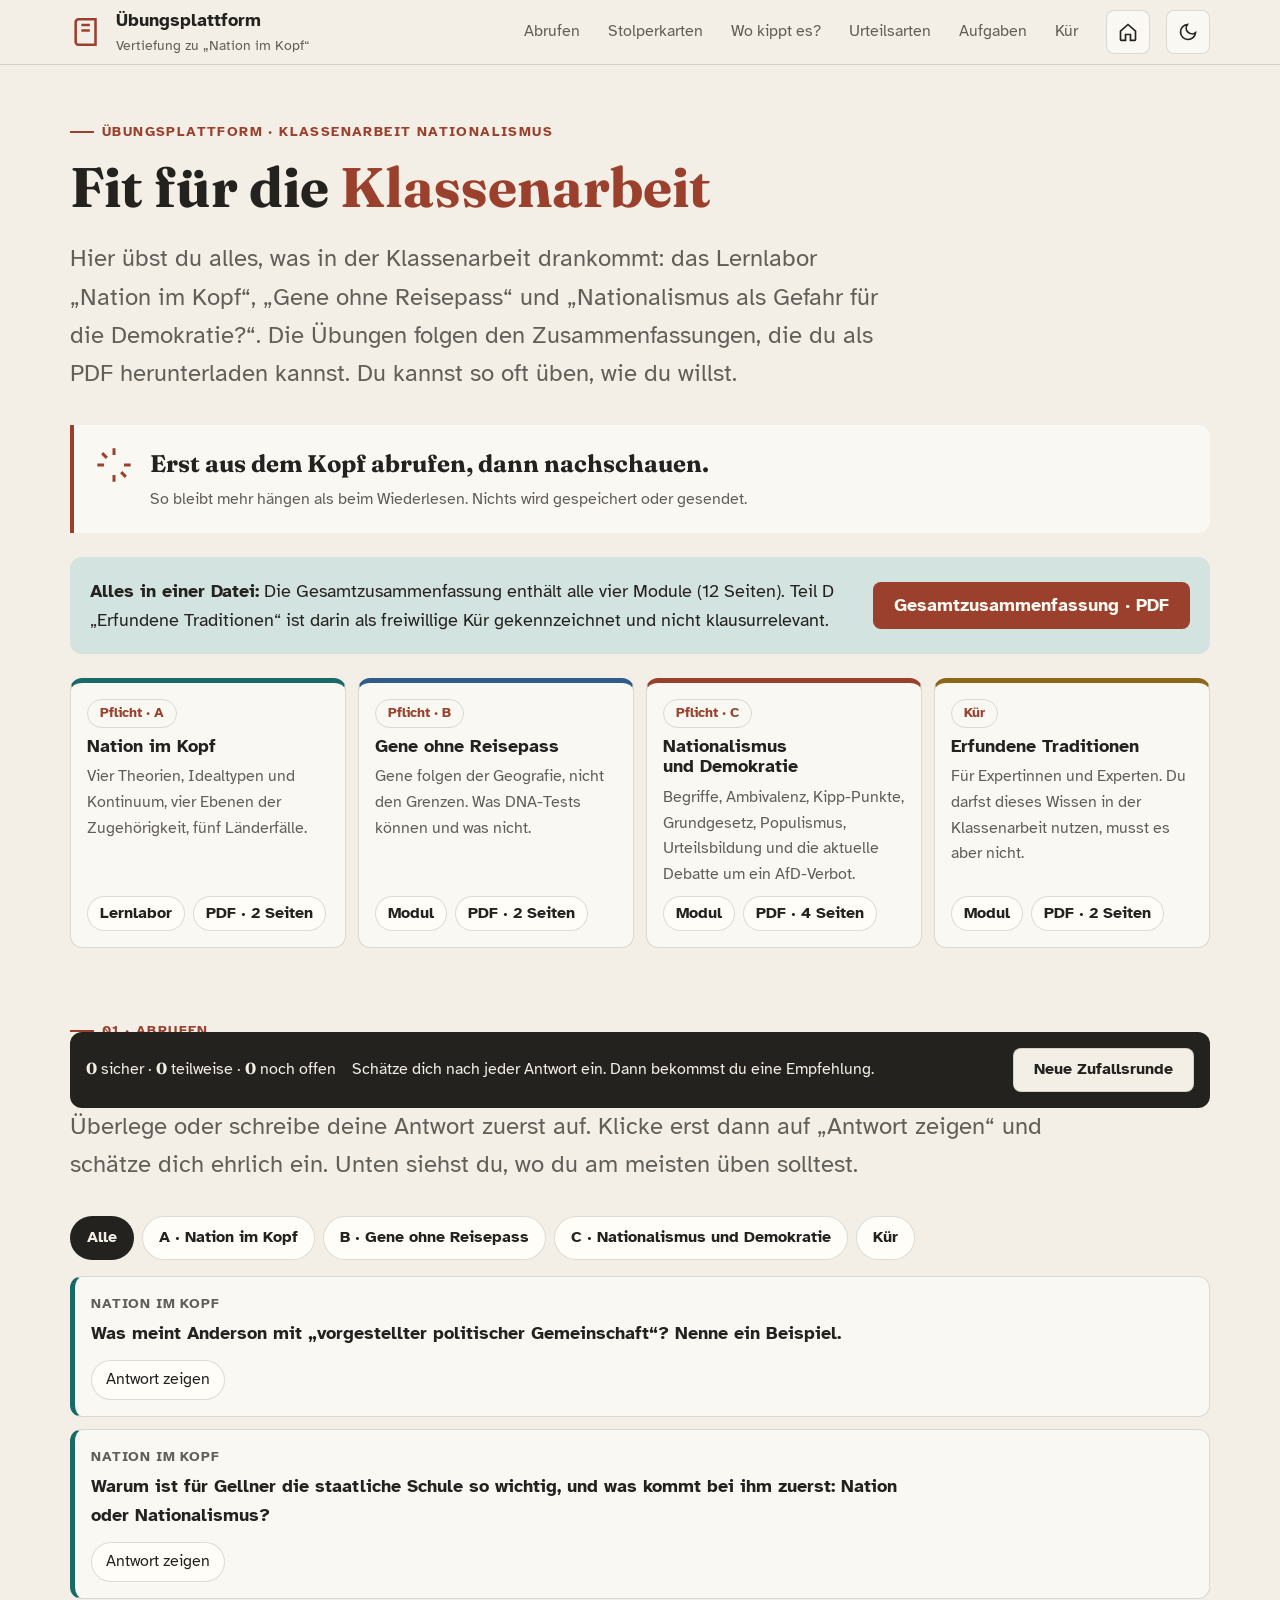
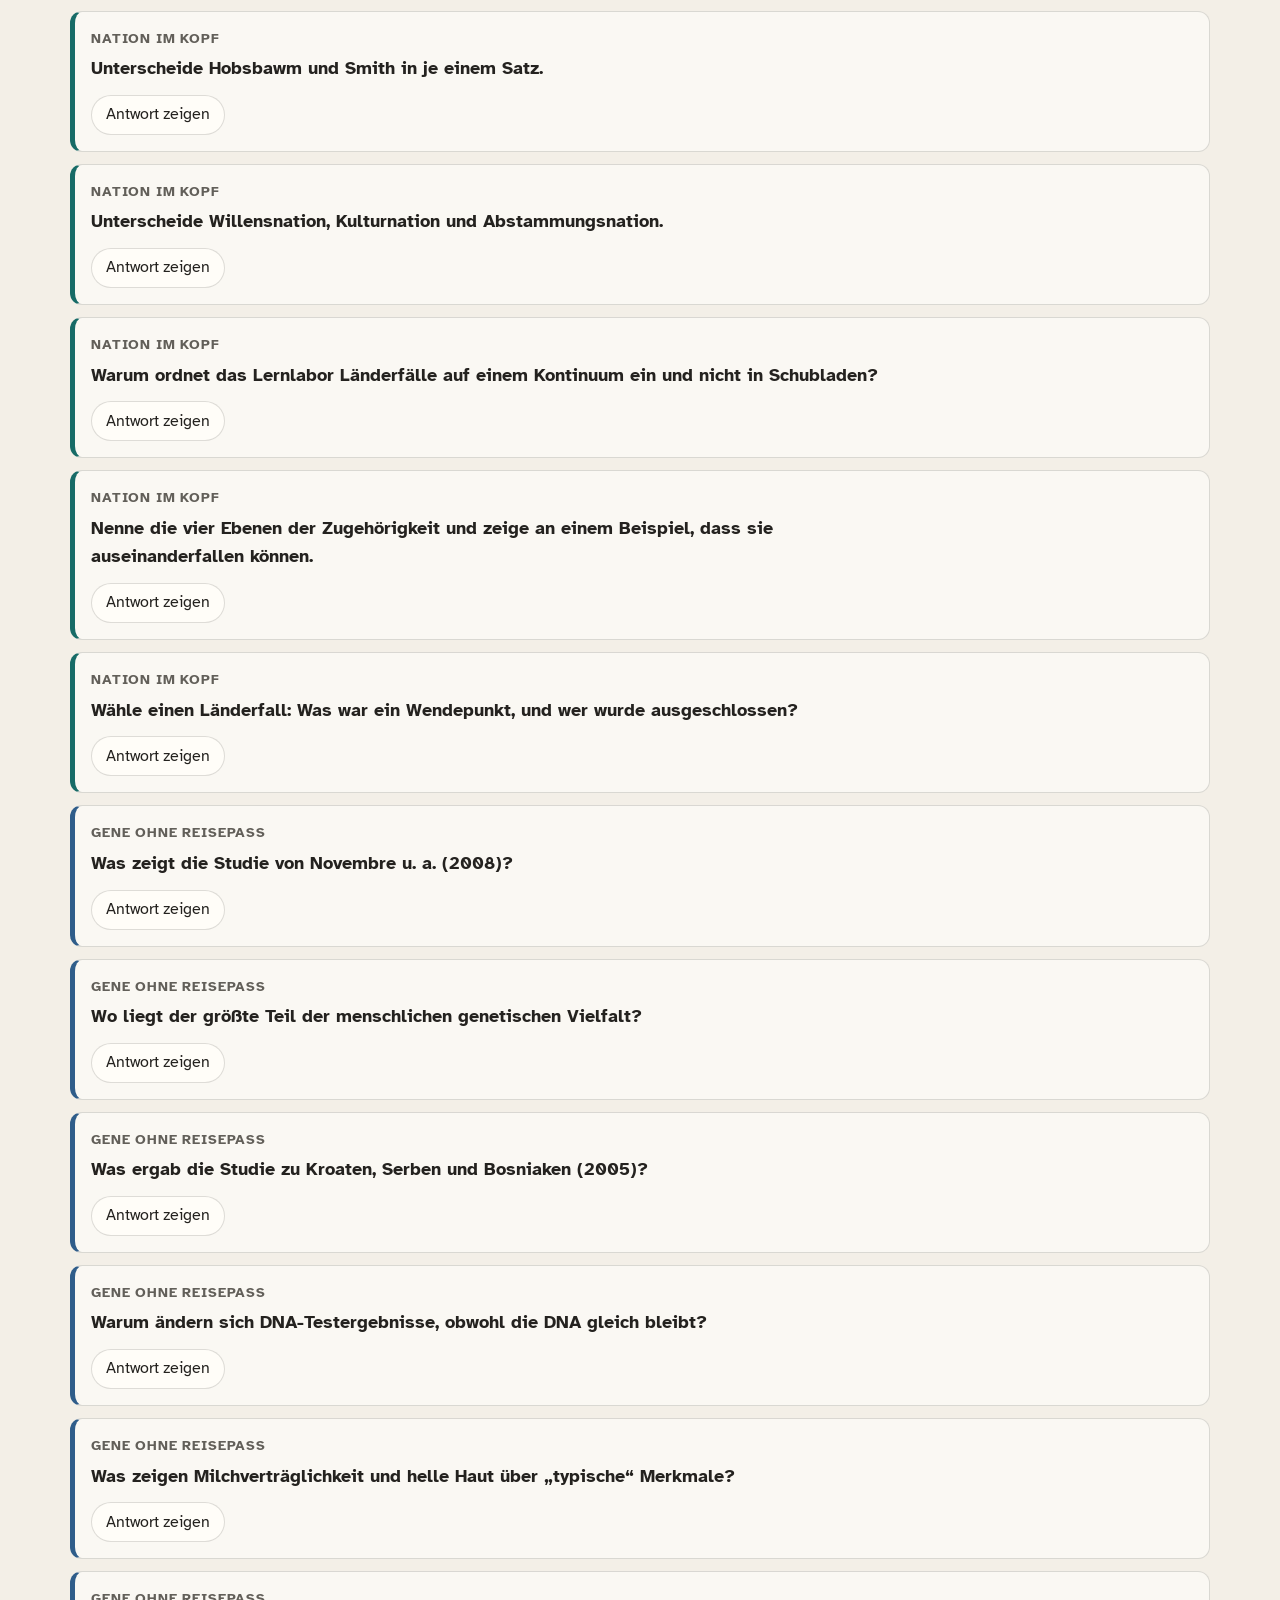
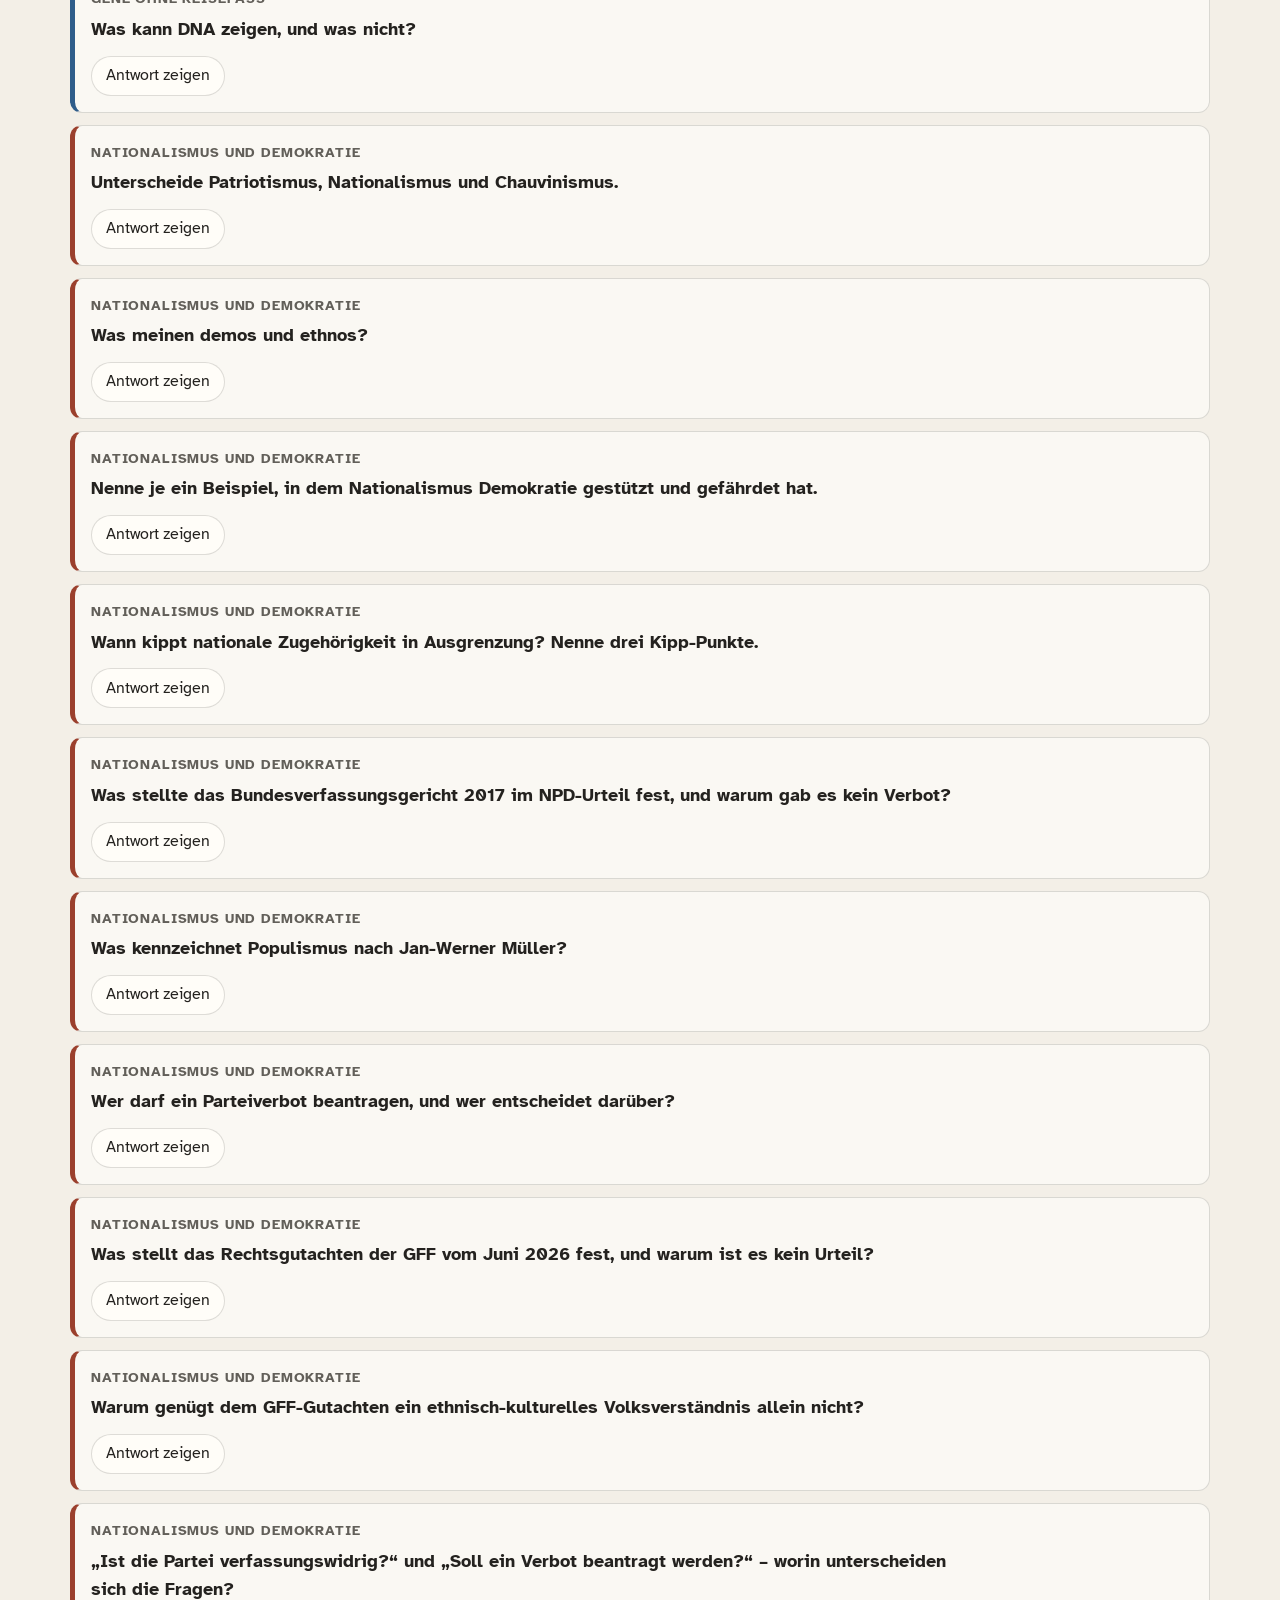
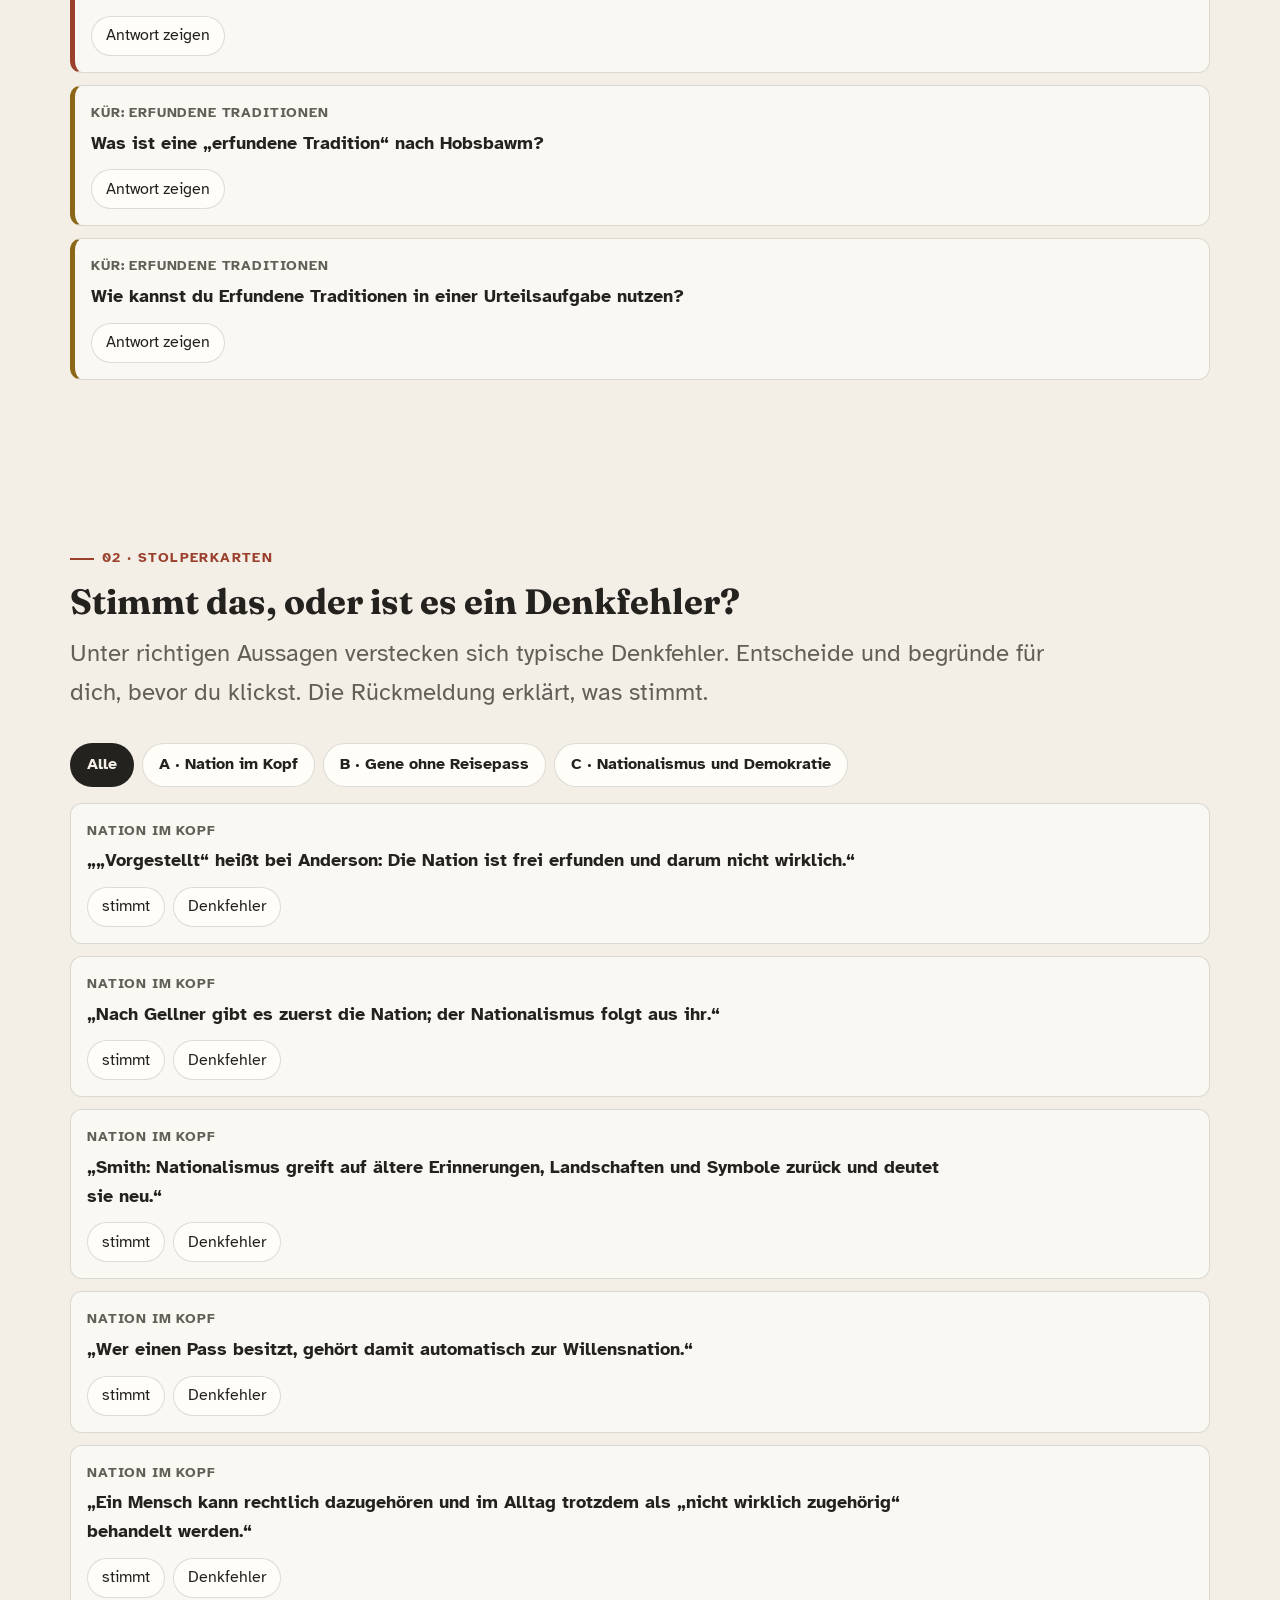
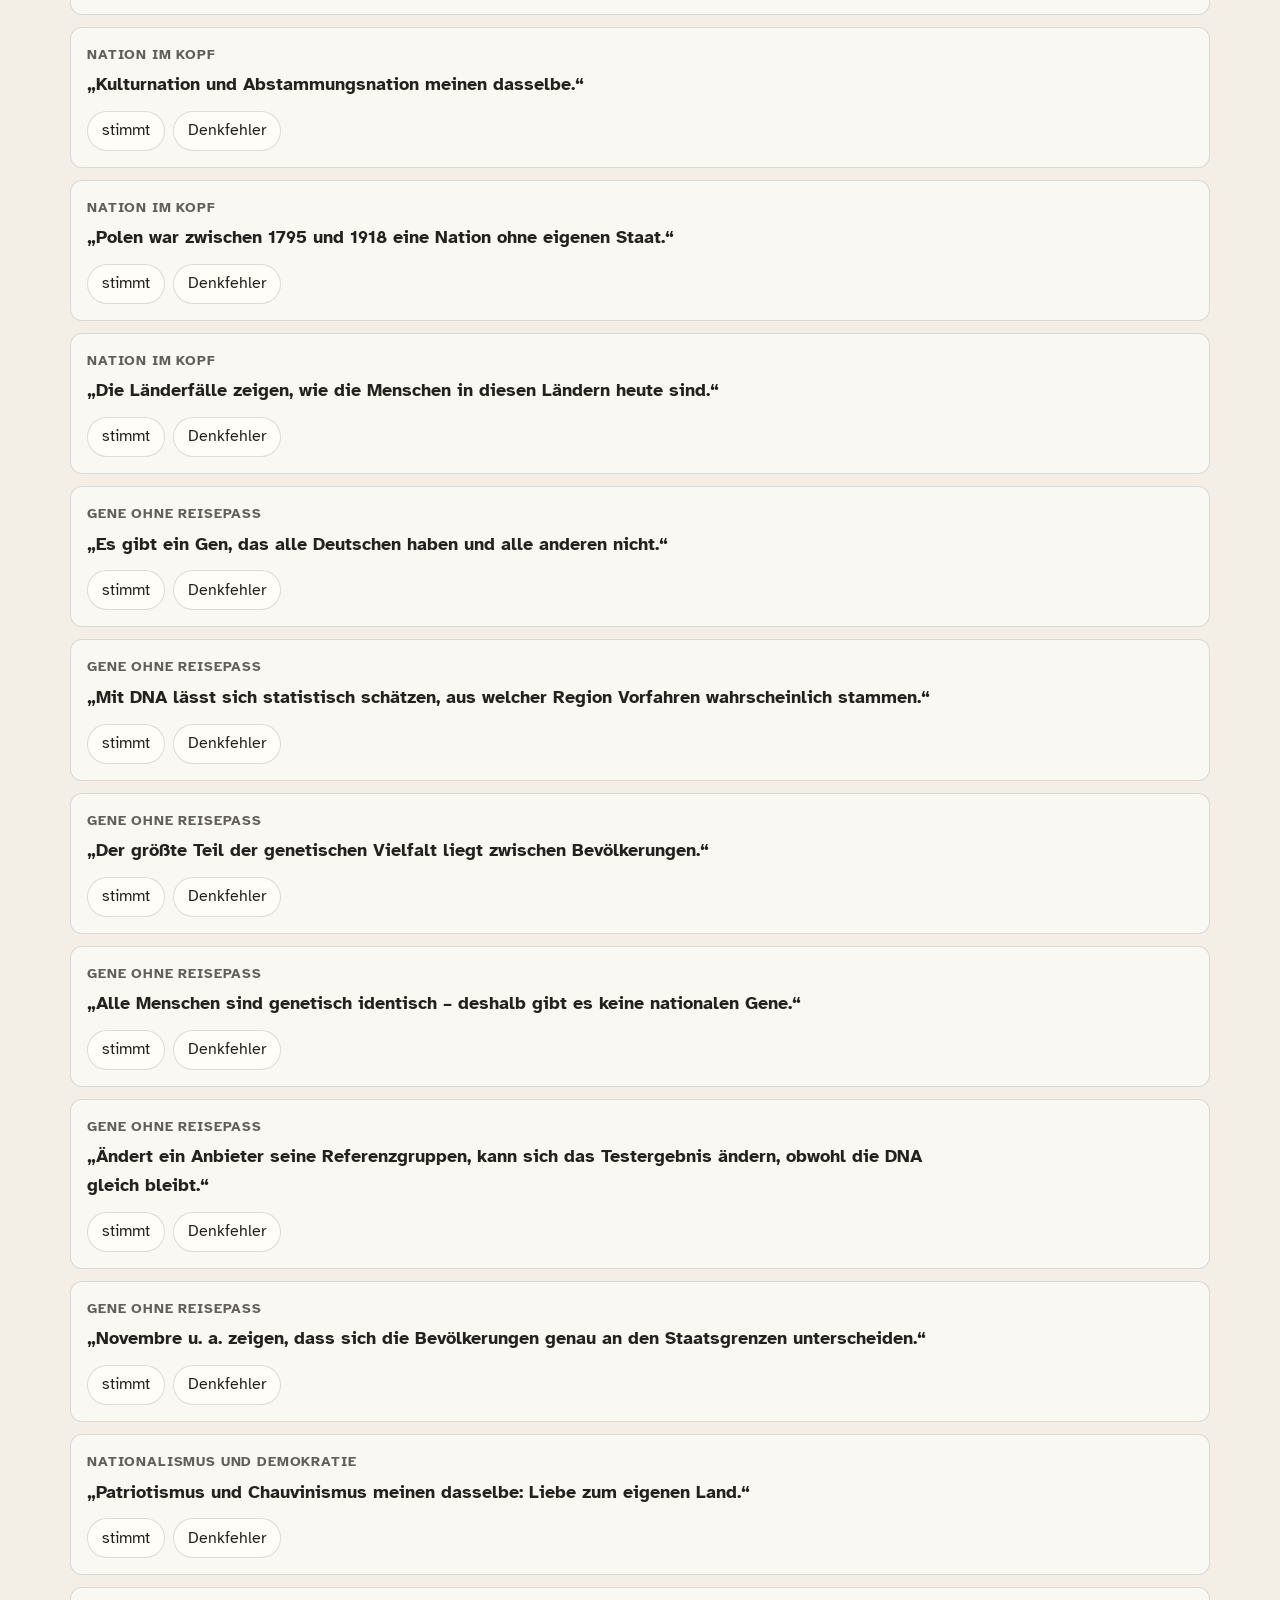
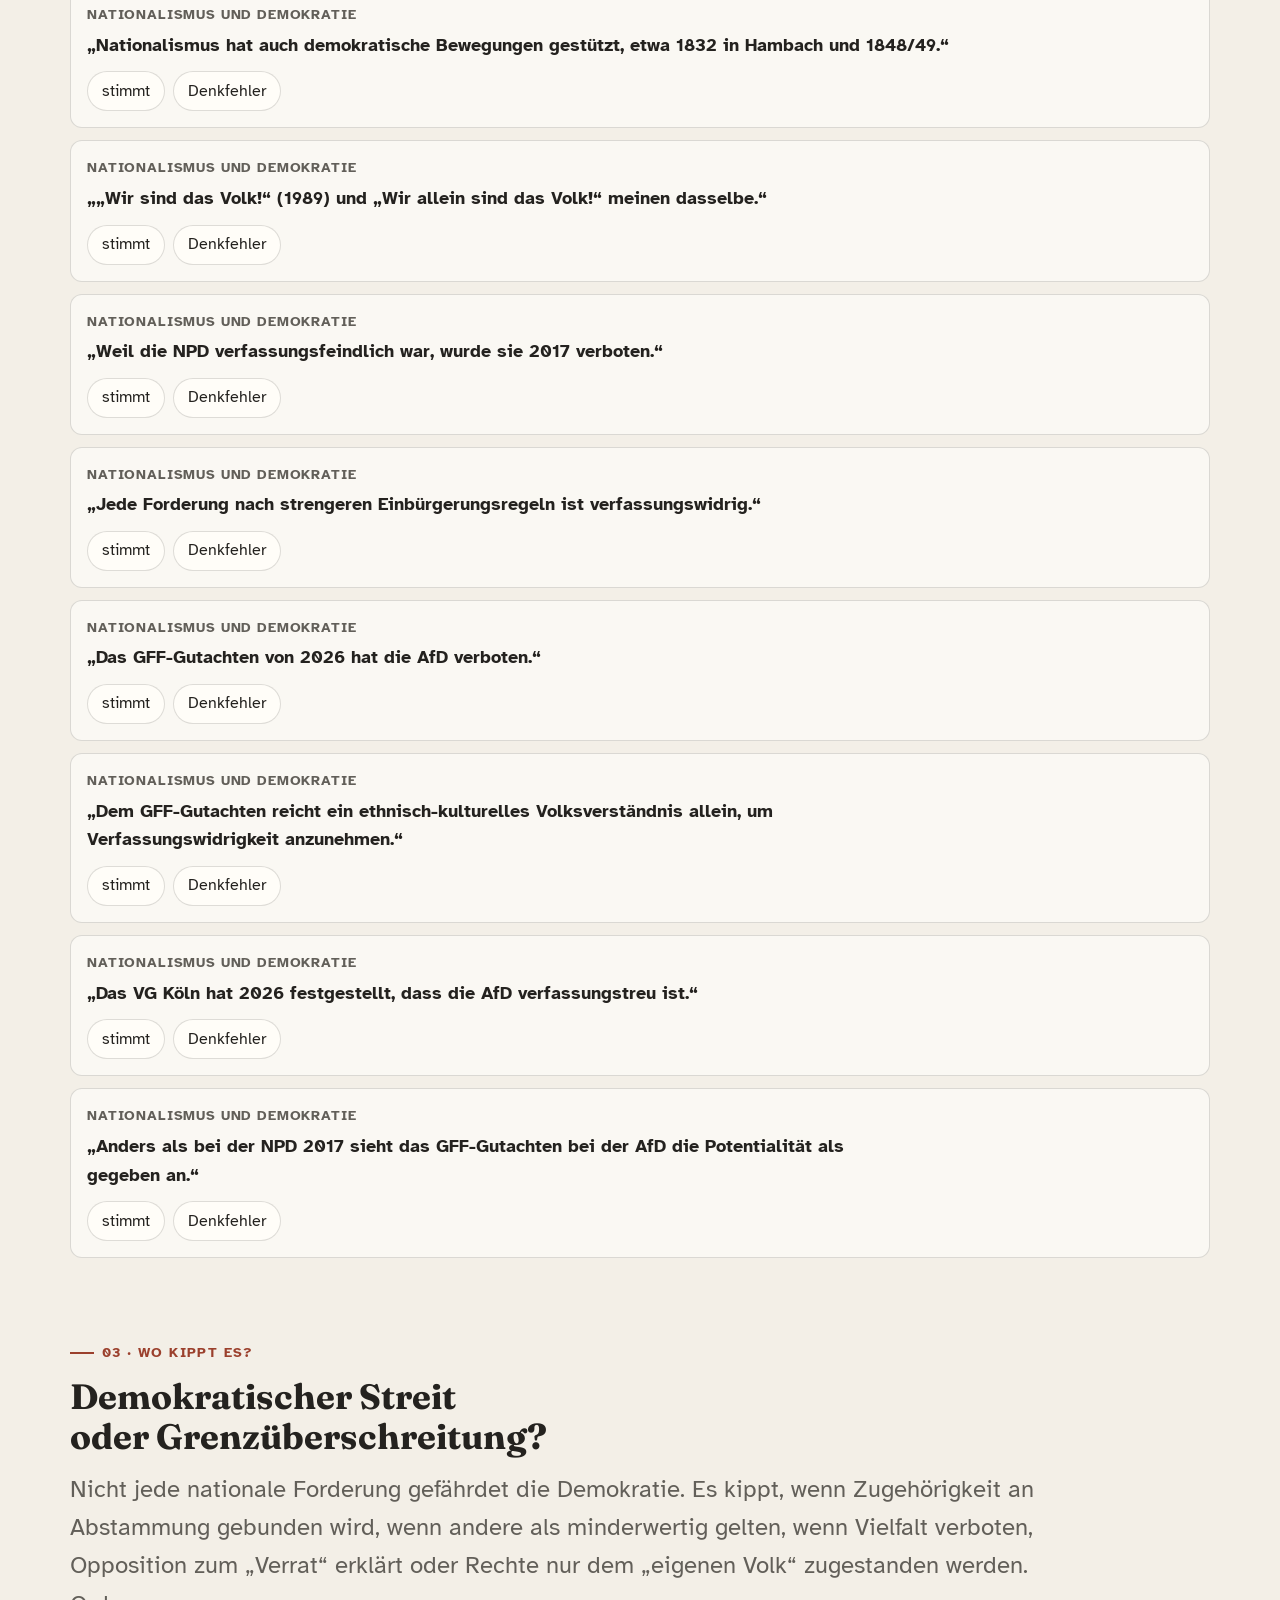
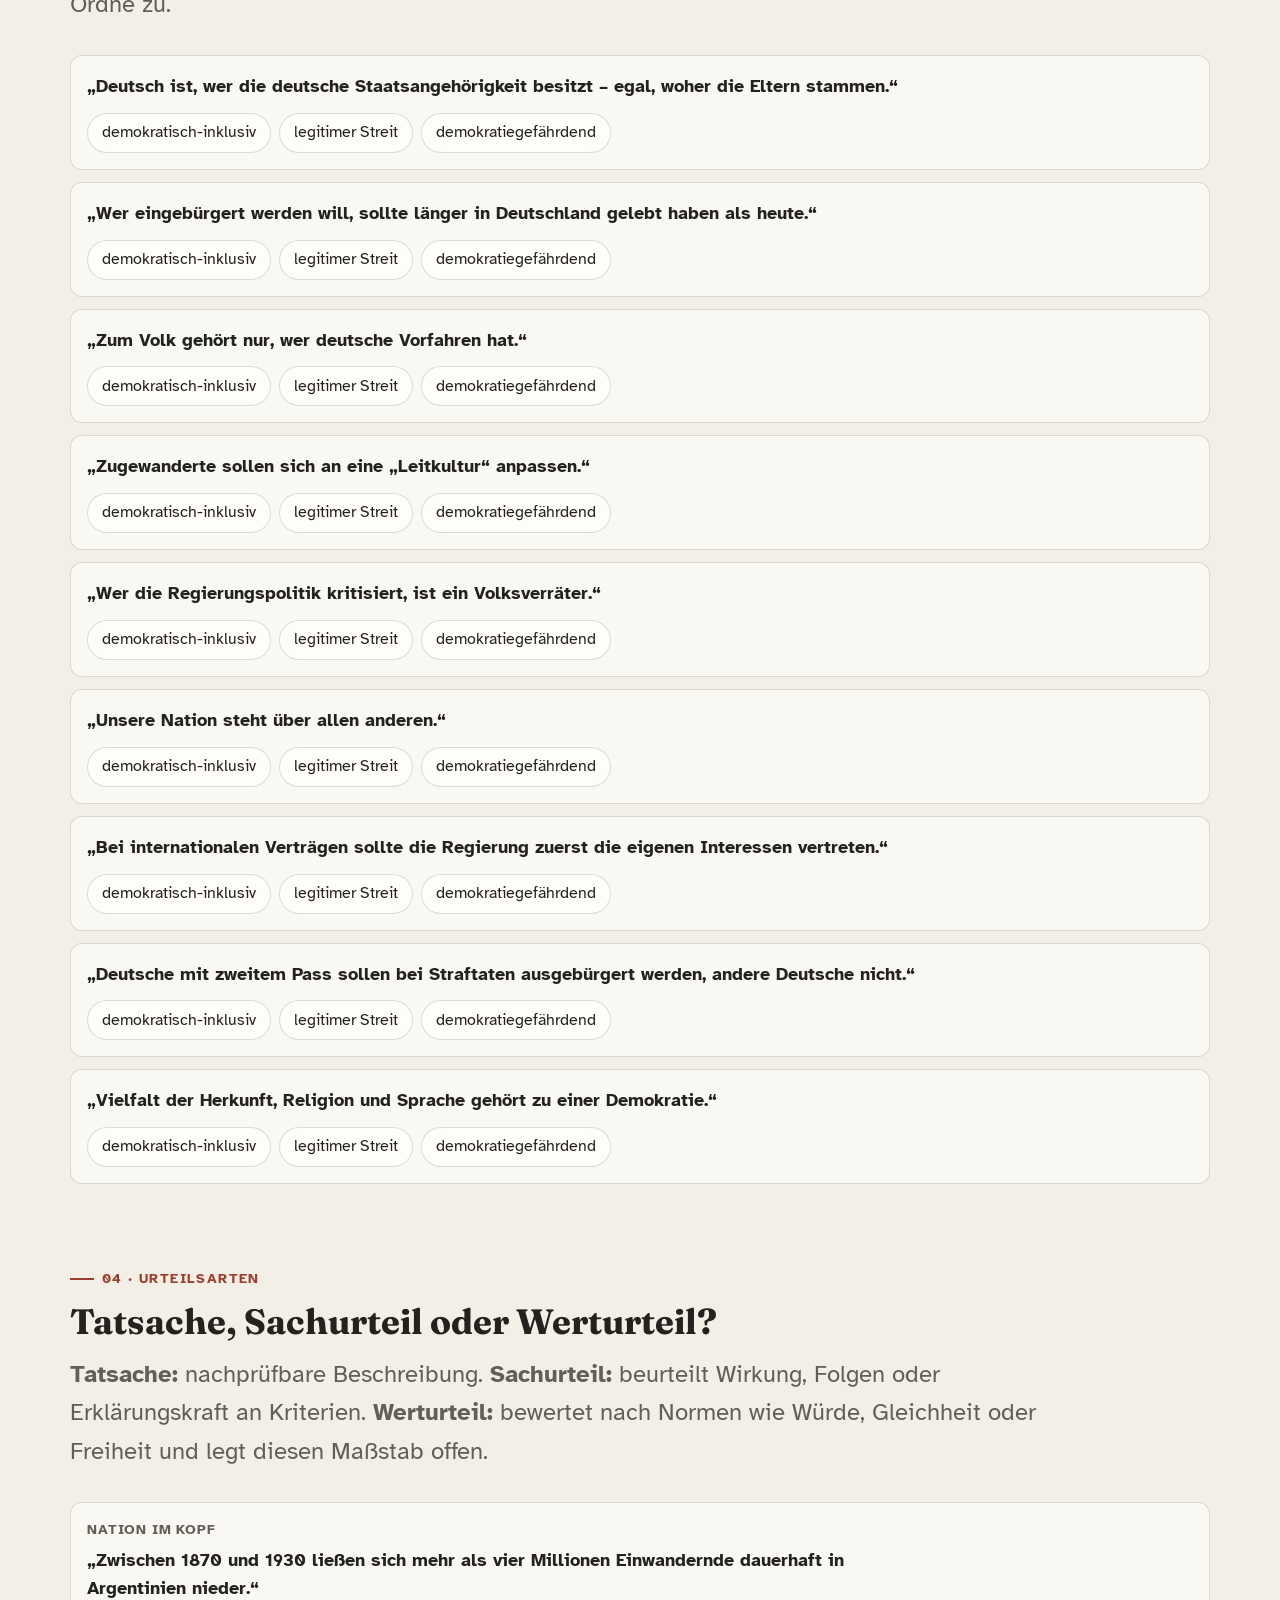
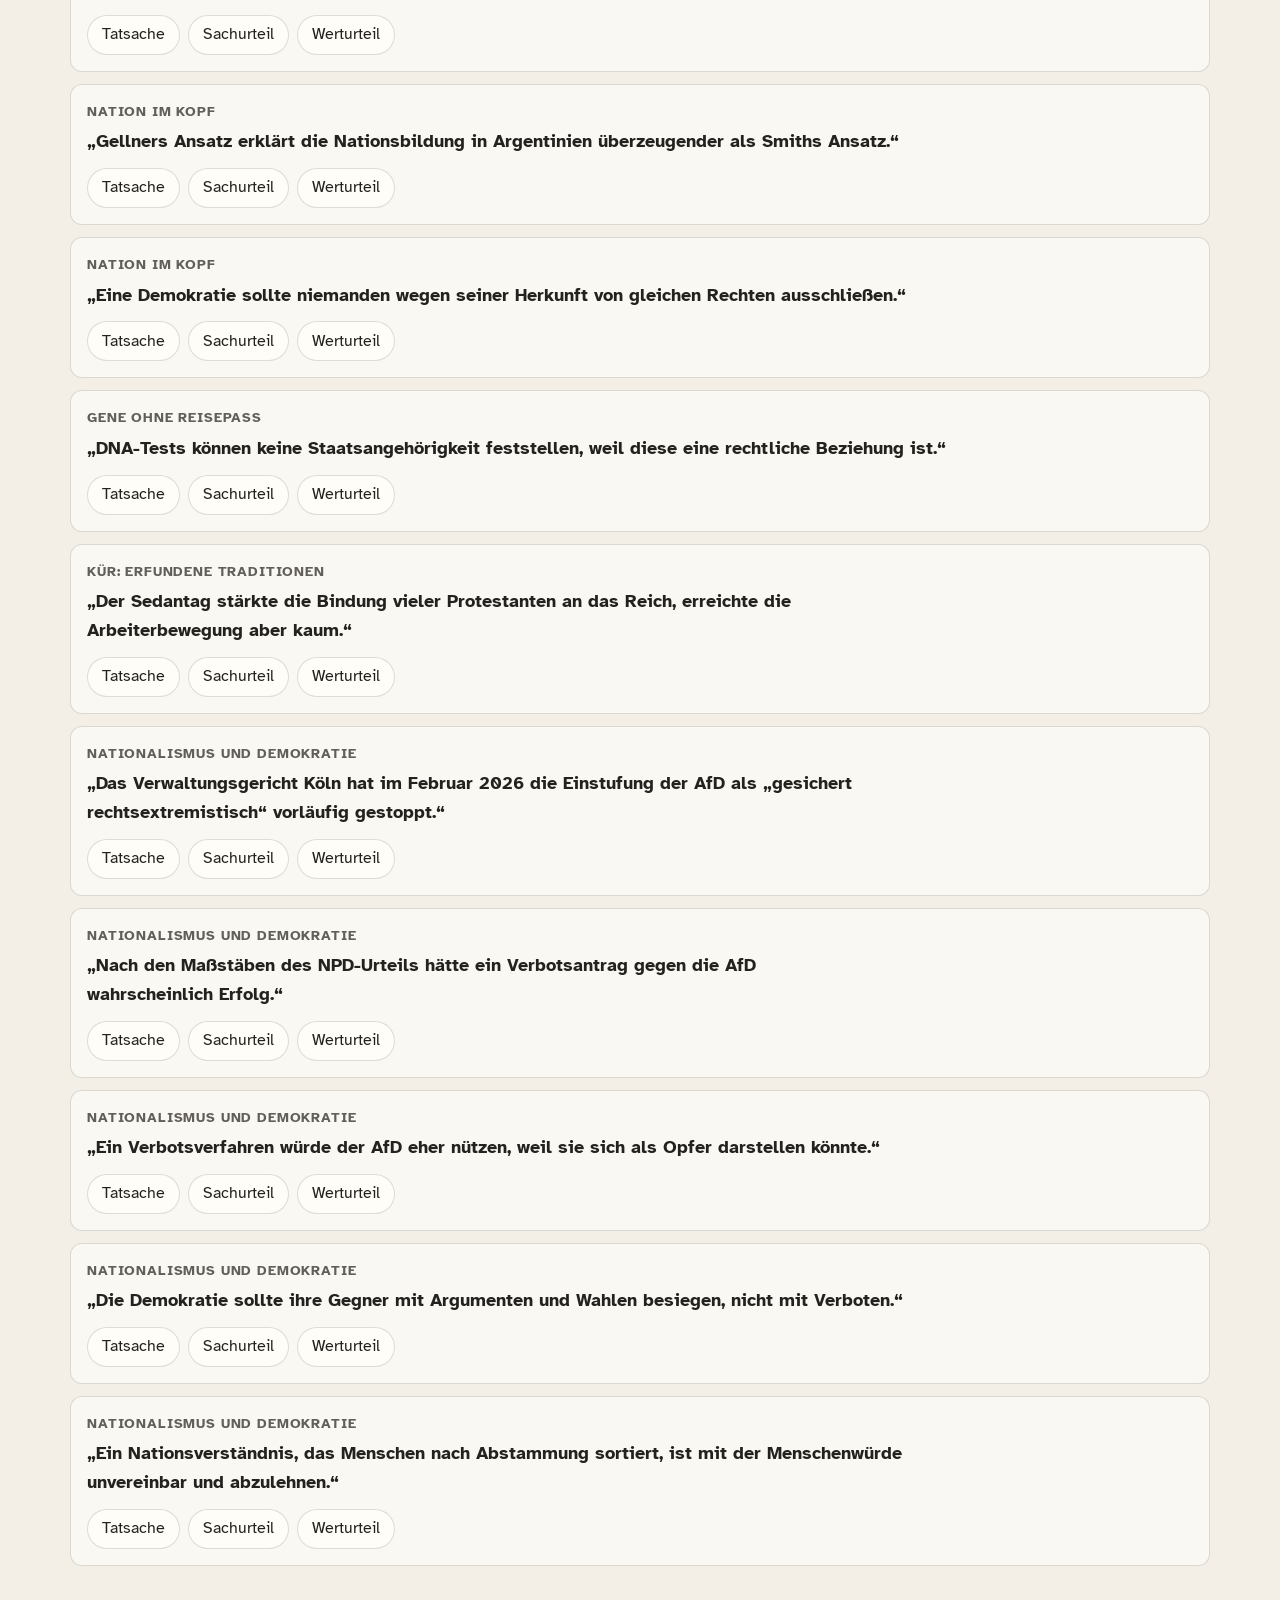
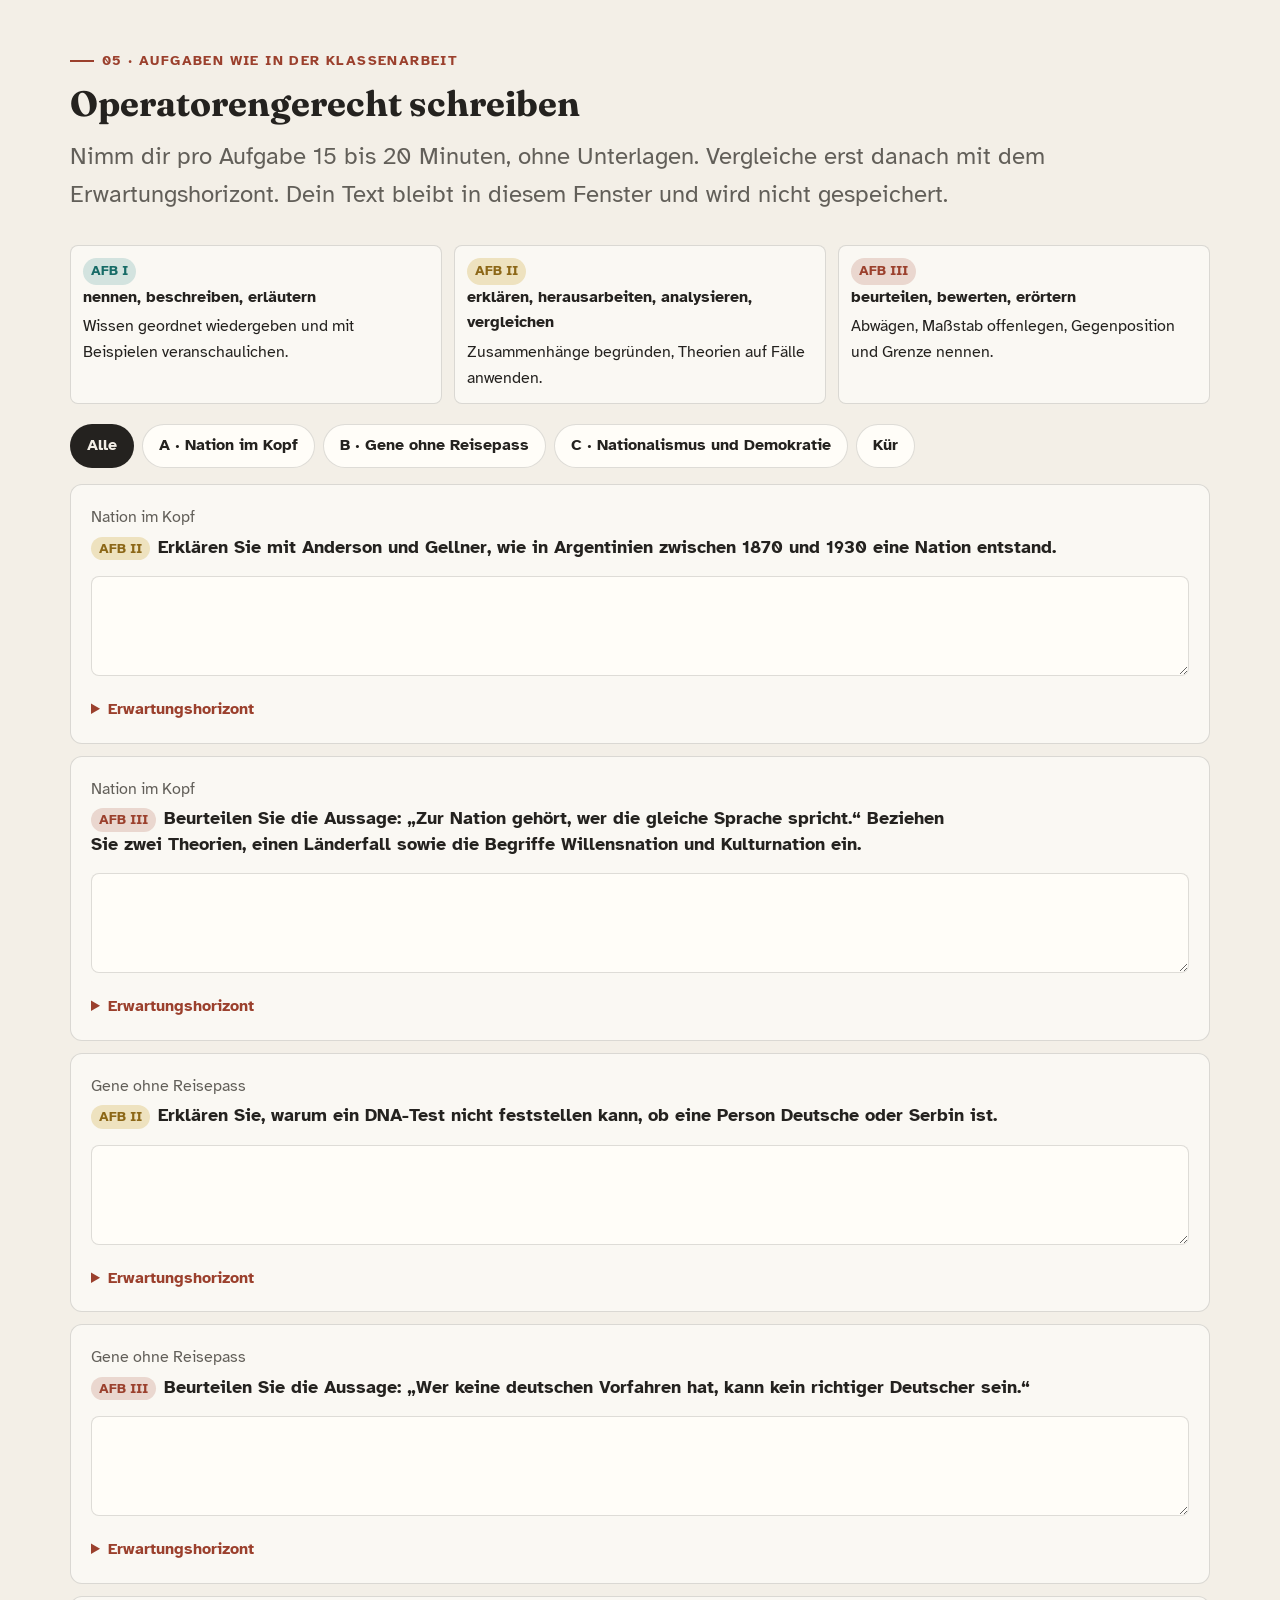
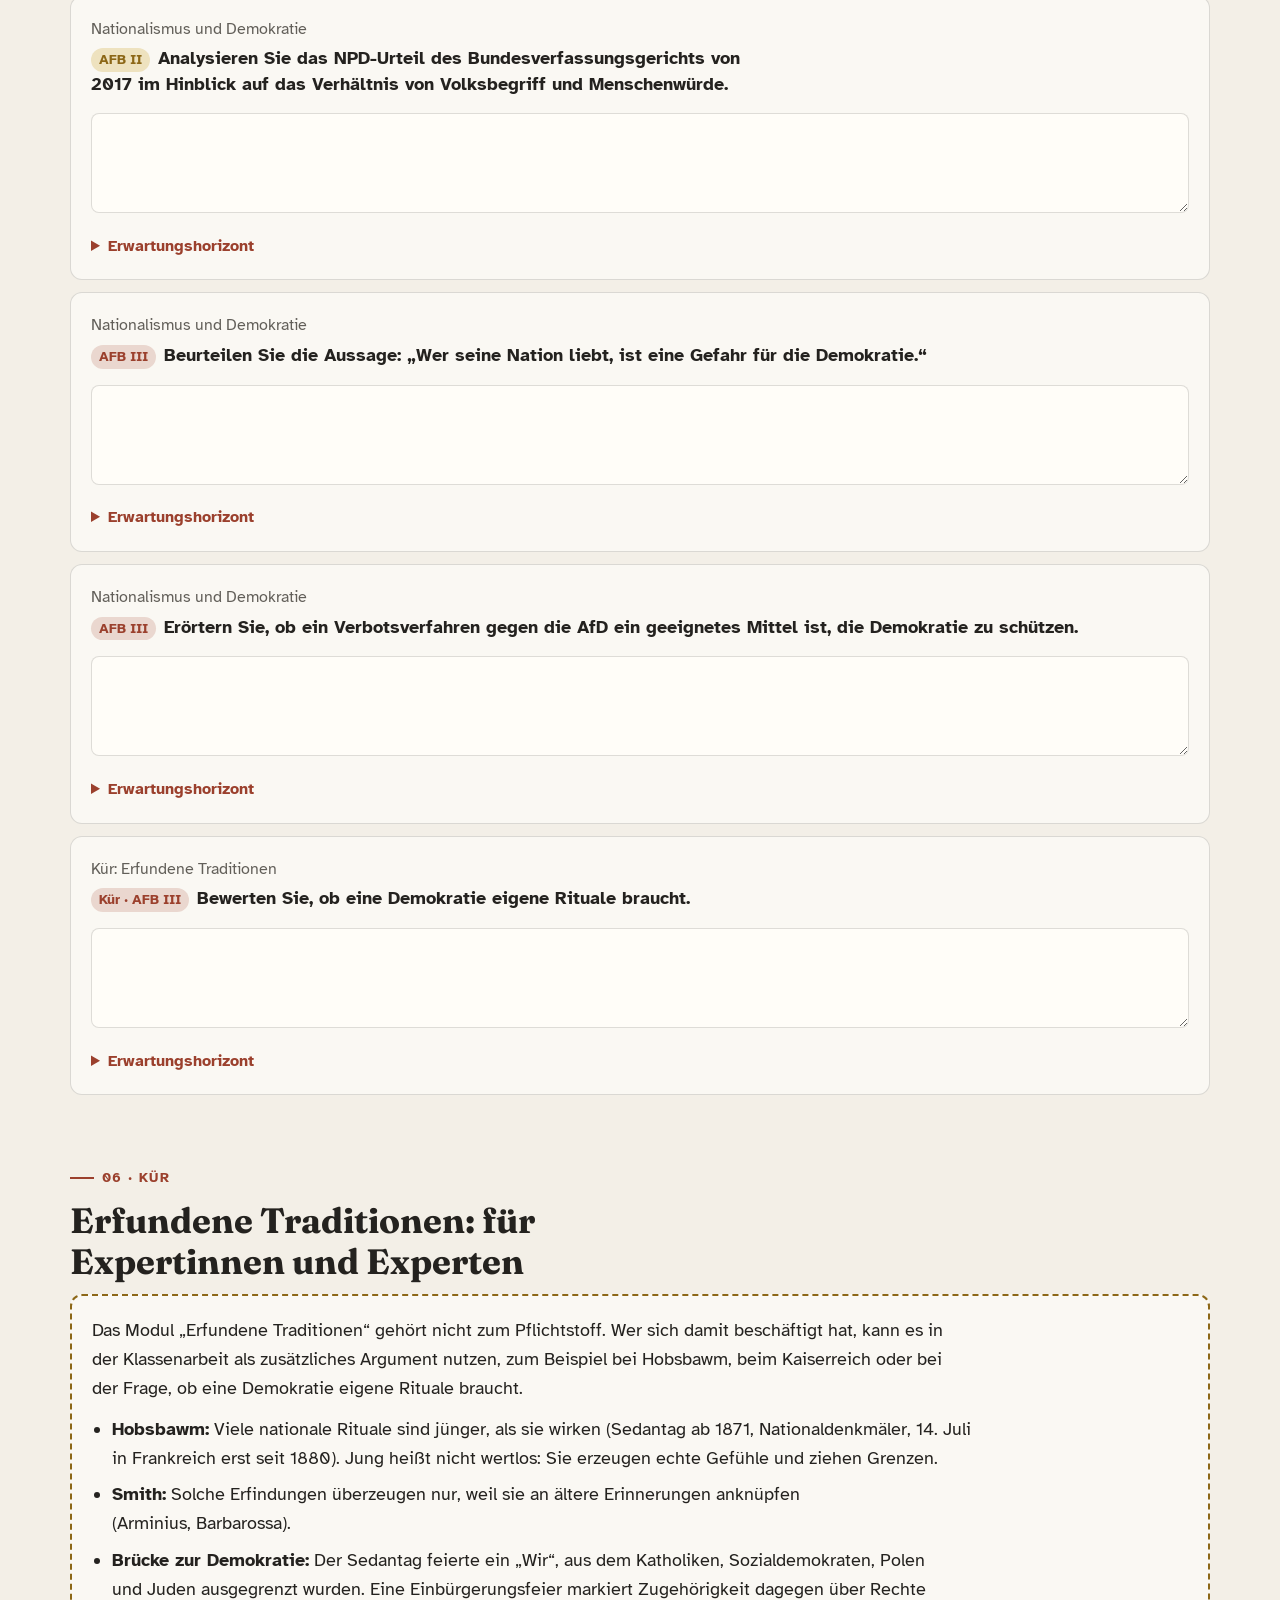
<file: uebung.html>
<!DOCTYPE html>
<html lang="de">
<head>
<meta charset="utf-8"/>
<meta name="viewport" content="width=device-width,initial-scale=1"/>
<meta name="description" content="Übungsplattform zur Klassenarbeit Nationalismus: Abrufen, Stolperkarten, Kipp-Punkte, Sach- und Werturteil und operatorengerechte Aufgaben mit Erwartungshorizont."/>
<title>Fit für die Klassenarbeit – Übungsplattform Nationalismus</title>
<link href="https://fonts.googleapis.com" rel="preconnect"/>
<link crossorigin="" href="https://fonts.gstatic.com" rel="preconnect"/>
<link href="https://fonts.googleapis.com/css2?family=Atkinson+Hyperlegible:wght@400;700&family=Fraunces:opsz,wght@9..144,600;9..144,700&display=swap" rel="stylesheet"/>
<style>

:root,[data-theme="light"]{
 --bg:#f3efe7;--surface:#faf8f3;--surface-2:#fffdf8;--offset:#e9e2d7;--dynamic:#ddd4c7;--divider:#d5cec3;--border:rgba(36,34,31,.15);
 --text:#24221f;--muted:#625f59;--faint:#79746c;--inverse:#fffaf2;--primary:#9b402d;--primary-hover:#763020;--primary-hi:#ead7cf;
 --teal:#176b67;--teal-hi:#d3e3df;--gold:#8c6717;--gold-hi:#eee2bf;--error:#9a3043;--error-hi:#f0d8dc;--success:#386838;--success-hi:#dbe8d7;
 --g1:#2f5d8a;--g2:#4f8a7a;--g3:#b9a24a;--g4:#c0703f;
 --shadow-sm:0 1px 2px rgba(65,48,34,.07);--shadow-md:0 8px 24px rgba(65,48,34,.10);
 --font-display:'Fraunces',Georgia,serif;--font-body:'Atkinson Hyperlegible',Arial,sans-serif;
 --text-xs:clamp(.75rem,.7rem + .25vw,.875rem);--text-sm:clamp(.875rem,.8rem + .35vw,1rem);--text-base:clamp(1rem,.95rem + .25vw,1.125rem);--text-lg:clamp(1.125rem,1rem + .75vw,1.5rem);--text-xl:clamp(1.5rem,1.2rem + 1.25vw,2.25rem);--text-2xl:clamp(2rem,1.4rem + 2.6vw,3.6rem);
 --s1:.25rem;--s2:.5rem;--s3:.75rem;--s4:1rem;--s5:1.25rem;--s6:1.5rem;--s8:2rem;--s10:2.5rem;--s12:3rem;--s16:4rem;--r-sm:.375rem;--r-md:.5rem;--r-lg:.75rem;--r-xl:1rem
}
[data-theme="dark"]{--bg:#181715;--surface:#201e1b;--surface-2:#282521;--offset:#302d28;--dynamic:#3a3630;--divider:#3a3732;--border:rgba(238,233,225,.16);--text:#eee9e1;--muted:#c0b8ae;--faint:#9d958b;--inverse:#251813;--primary:#db826c;--primary-hover:#ee9e8a;--primary-hi:#4f3028;--teal:#6bb6af;--teal-hi:#263e3c;--gold:#d6ae57;--gold-hi:#443a25;--error:#e5788c;--error-hi:#4d2930;--success:#8ab67d;--success-hi:#2c3c28;--g1:#6f9fd0;--g2:#7cbca9;--g3:#d9c46a;--g4:#e09566;--shadow-sm:0 1px 2px rgba(0,0,0,.25);--shadow-md:0 8px 24px rgba(0,0,0,.3)}
*,*::before,*::after{box-sizing:border-box;margin:0;padding:0}
html{scroll-behavior:smooth;scroll-padding-top:5rem;-webkit-text-size-adjust:none;text-size-adjust:none}
body{min-height:100dvh;background:var(--bg);color:var(--text);font-family:var(--font-body);font-size:var(--text-base);line-height:1.6;-webkit-font-smoothing:antialiased}
button,input,select,textarea{font:inherit;color:inherit}button{cursor:pointer}
h1,h2,h3{line-height:1.15;text-wrap:balance}p,li{max-width:72ch;text-wrap:pretty}
a{color:var(--primary)}:focus-visible{outline:3px solid var(--primary);outline-offset:3px;border-radius:var(--r-sm)}
.skip{position:fixed;left:1rem;top:-5rem;background:var(--text);color:var(--bg);padding:.75rem 1rem;z-index:100}.skip:focus{top:1rem}

/* App bar */
.appbar{position:sticky;top:0;z-index:30;background:color-mix(in oklab,var(--bg) 92%,transparent);backdrop-filter:blur(14px);border-bottom:1px solid var(--border)}
.appbar-inner{max-width:1180px;margin:auto;min-height:64px;padding:0 var(--s5);display:flex;align-items:center;gap:var(--s4)}
.brand{display:flex;align-items:center;gap:var(--s3);font-weight:700}.brand small{display:block;color:var(--muted);font-size:var(--text-xs);font-weight:400}
.mark{width:34px;height:34px;color:var(--primary)}
.toc{margin-left:auto;display:flex;gap:var(--s1);overflow-x:auto;scrollbar-width:none}.toc::-webkit-scrollbar{display:none}
.toc a{white-space:nowrap;text-decoration:none;color:var(--muted);font-size:var(--text-sm);padding:var(--s2) var(--s3);border-radius:999px}
.toc a:hover,.toc a.on{background:var(--surface-2);color:var(--text);box-shadow:var(--shadow-sm)}
.icon-btn{width:44px;height:44px;flex:0 0 auto;display:grid;place-items:center;border:1px solid var(--border);background:var(--surface);border-radius:var(--r-md)}
.icon-btn:hover{background:var(--offset)}
.read-bar{position:absolute;left:0;bottom:-1px;height:3px;width:0;background:var(--primary)}

main{max-width:1180px;margin:auto;padding:0 var(--s5) var(--s16)}
section{padding-top:var(--s16)}
.eyebrow{display:inline-flex;align-items:center;gap:var(--s2);font-size:var(--text-xs);font-weight:700;text-transform:uppercase;letter-spacing:.1em;color:var(--primary);margin-bottom:var(--s3)}
.eyebrow::before{content:"";width:24px;height:2px;background:currentColor}
h2.title{font-family:var(--font-display);font-size:var(--text-xl);margin-bottom:var(--s3);max-width:28ch}
.intro{color:var(--muted);font-size:var(--text-lg);max-width:62ch;margin-bottom:var(--s8)}
.card{background:var(--surface);border:1px solid var(--border);border-radius:var(--r-xl);padding:var(--s6);box-shadow:var(--shadow-sm)}
.grid2{display:grid;grid-template-columns:repeat(2,minmax(0,1fr));gap:var(--s5)}
.grid3{display:grid;grid-template-columns:repeat(3,minmax(0,1fr));gap:var(--s4)}
.tag{display:inline-block;border:1px solid var(--border);border-radius:999px;padding:2px var(--s3);font-size:var(--text-xs);font-weight:700;color:var(--primary)}
.note{font-size:var(--text-sm);color:var(--muted);margin-top:var(--s3)}
sup a{font-weight:700;text-decoration:none;font-size:.75em}
.btn{min-height:44px;border:1px solid var(--border);border-radius:var(--r-md);padding:var(--s2) var(--s5);background:var(--surface-2);font-weight:700}
.btn:hover{background:var(--offset)}.btn.primary{background:var(--primary);color:var(--inverse);border-color:transparent}.btn.primary:hover{background:var(--primary-hover)}
.btn.on{background:var(--text);color:var(--bg)}
.callout{padding:var(--s5);border-radius:var(--r-lg);background:var(--gold-hi)}
.callout.teal{background:var(--teal-hi)}
.dark{background:var(--text);color:var(--bg);border-radius:var(--r-xl);padding:var(--s8)}
.dark .tag{color:var(--bg);border-color:color-mix(in oklab,var(--bg) 40%,transparent)}

/* Hero */
.hero{padding-top:var(--s12);display:grid;grid-template-columns:minmax(0,1.2fr) minmax(280px,.8fr);gap:var(--s10);align-items:center}
.hero h1{font-family:var(--font-display);font-size:var(--text-2xl);margin-bottom:var(--s5)}
.hero h1 em{font-style:normal;color:var(--primary)}
.hero .lead{font-size:var(--text-lg);color:var(--muted);max-width:52ch}
.hero-art{position:relative;aspect-ratio:1/1;background:var(--surface);border:1px solid var(--border);border-radius:var(--r-xl);box-shadow:var(--shadow-md);overflow:hidden}
.hero-art svg{width:100%;height:100%}
.helix-dot{animation:pulse 3.2s ease-in-out infinite}
@keyframes pulse{0%,100%{opacity:.35}50%{opacity:1}}
.stamp{animation:stamp 900ms cubic-bezier(.2,1.6,.4,1) 600ms both}
@keyframes stamp{from{opacity:0;transform:scale(1.6) rotate(-14deg)}to{opacity:1;transform:scale(1) rotate(-14deg)}}
.motto{margin-top:var(--s8);display:flex;gap:var(--s4);align-items:flex-start;padding:var(--s5);border-left:4px solid var(--primary);background:var(--surface);border-radius:0 var(--r-lg) var(--r-lg) 0}
.motto strong{font-family:var(--font-display);font-size:var(--text-lg)}

/* Myth cards */
.myths{display:grid;grid-template-columns:repeat(auto-fit,minmax(220px,1fr));gap:var(--s4)}
.flip{perspective:1000px;min-height:230px;border:0;background:none;text-align:left;padding:0}
.flip-inner{position:relative;width:100%;height:100%;min-height:230px;transition:transform 600ms cubic-bezier(.16,1,.3,1);transform-style:preserve-3d}
.flip.open .flip-inner{transform:rotateY(180deg)}
.face{position:absolute;inset:0;backface-visibility:hidden;border-radius:var(--r-xl);padding:var(--s5);display:flex;flex-direction:column;gap:var(--s3);border:1px solid var(--border)}
.front{background:var(--surface)}.front p{font-family:var(--font-display);font-size:var(--text-lg);line-height:1.25}
.front small{margin-top:auto;color:var(--muted);font-size:var(--text-xs)}
.back{transform:rotateY(180deg);background:var(--surface-2);font-size:var(--text-sm)}
.verdict{font-weight:700;font-size:var(--text-sm);display:inline-flex;align-items:center;gap:var(--s2)}
.verdict.no{color:var(--error)}.verdict.part{color:var(--gold)}.verdict.yes{color:var(--success)}

/* Gradient lab */
.gradient-lab{display:grid;gap:var(--s5)}
.strip-wrap{position:relative;height:120px;border-radius:var(--r-lg);overflow:hidden;border:1px solid var(--border)}
#strip{width:100%;height:100%;display:block}
.border-line{position:absolute;top:0;bottom:0;width:0;border-left:3px dashed var(--text);pointer-events:none}
.border-line span{position:absolute;top:8px;left:6px;white-space:nowrap;font-size:var(--text-xs);font-weight:700;background:var(--text);color:var(--bg);padding:2px 8px;border-radius:999px}
.swatches{display:grid;grid-template-columns:1fr auto 1fr;gap:var(--s4);align-items:center}
.swatch{display:flex;align-items:center;gap:var(--s3)}
.swatch i{width:48px;height:48px;border-radius:var(--r-md);border:1px solid var(--border);flex:0 0 auto}
.swatch.right{justify-content:flex-end;text-align:right}
.diff{font-family:var(--font-display);font-size:var(--text-lg);color:var(--primary);text-align:center}
input[type=range]{width:100%;accent-color:var(--primary)}
.mode-row{display:flex;flex-wrap:wrap;gap:var(--s2)}
.stat-row{display:grid;grid-template-columns:repeat(3,1fr);gap:var(--s4)}
.stat{background:var(--surface);border:1px solid var(--border);border-radius:var(--r-lg);padding:var(--s5)}
.stat b{display:block;font-family:var(--font-display);font-size:var(--text-xl);color:var(--primary);line-height:1.1}
.stat span{font-size:var(--text-sm);color:var(--muted)}

/* Balkan chart */
.chart{display:grid;gap:var(--s5)}
.hg h3{font-size:var(--text-base);margin-bottom:var(--s2)}
.bar-row{display:grid;grid-template-columns:110px 1fr 48px;gap:var(--s3);align-items:center;margin-bottom:6px;font-size:var(--text-sm)}
.bar{height:16px;background:var(--dynamic);border-radius:999px;overflow:hidden}
.bar i{display:block;height:100%;width:0;border-radius:999px;transition:width 1s cubic-bezier(.16,1,.3,1)}
.bar-row b{font-variant-numeric:tabular-nums;text-align:right}
.legend{display:flex;gap:var(--s4);flex-wrap:wrap;font-size:var(--text-sm)}
.legend span{display:inline-flex;align-items:center;gap:var(--s2)}.legend i{width:14px;height:14px;border-radius:4px}
.timeline{position:relative;display:grid;gap:var(--s4);padding-left:var(--s8)}
.timeline::before{content:"";position:absolute;left:11px;top:6px;bottom:6px;width:3px;background:linear-gradient(var(--g1),var(--g2),var(--g3),var(--g4),var(--primary));border-radius:3px}
.tl{position:relative}
.tl::before{content:"";position:absolute;left:calc(-1 * var(--s8) + 4px);top:5px;width:17px;height:17px;border-radius:50%;background:var(--surface);border:3px solid var(--primary)}
.tl time{font-size:var(--text-xs);font-weight:700;letter-spacing:.06em;text-transform:uppercase;color:var(--primary)}
.tl h3{font-size:var(--text-base);margin:2px 0}
.tl p{font-size:var(--text-sm);color:var(--muted)}
.tl.nation::before{background:var(--primary)}

/* Ancestors */
.anc{display:grid;grid-template-columns:minmax(0,1fr) minmax(0,1fr);gap:var(--s6);align-items:center}
.big-num{font-family:var(--font-display);font-size:clamp(2rem,1.2rem + 3.5vw,4rem);color:var(--primary);line-height:1;font-variant-numeric:tabular-nums;word-break:break-all}
.tree{display:flex;flex-wrap:wrap;gap:3px;max-height:220px;overflow:hidden;align-content:flex-start}
.tree i{width:9px;height:9px;border-radius:50%;background:var(--teal);opacity:.75}
.tree i.me{background:var(--primary);opacity:1;width:14px;height:14px}

/* Within/between */
.dots{display:grid;grid-template-columns:repeat(20,1fr);gap:4px;max-width:520px}
.dots i{aspect-ratio:1;border-radius:50%;background:var(--teal);transition:background .4s}
.dots i.btw{background:var(--primary)}

/* DNA test sim */
.sim{display:grid;grid-template-columns:minmax(0,1.1fr) minmax(0,.9fr);gap:var(--s6)}
.seg-track{position:relative;height:90px;border-radius:var(--r-lg);background:linear-gradient(90deg,var(--g1),var(--g2),var(--g3),var(--g4));opacity:.9;margin:var(--s4) 0 var(--s2)}
.seg{position:absolute;top:50%;width:14px;height:14px;border-radius:50%;background:var(--surface-2);border:2px solid var(--text);transform:translate(-50%,-50%)}
.cut{position:absolute;top:-8px;bottom:-8px;border-left:3px solid var(--text)}
.cut span{position:absolute;bottom:-26px;left:-4px;font-size:var(--text-xs);font-weight:700;white-space:nowrap}
.axis{display:flex;justify-content:space-between;font-size:var(--text-xs);color:var(--muted);margin-top:var(--s6)}
.result-table{width:100%;border-collapse:collapse;font-variant-numeric:tabular-nums}
.result-table td{padding:var(--s2) 0;border-bottom:1px solid var(--divider)}
.result-table td:last-child{text-align:right;font-weight:700}
.result-table .mini{height:8px;background:var(--dynamic);border-radius:999px;overflow:hidden;margin-top:4px}
.result-table .mini i{display:block;height:100%;background:var(--primary);transition:width .5s}
.dna-same{margin-top:var(--s4);padding:var(--s3) var(--s4);border-radius:var(--r-md);background:var(--success-hi);font-size:var(--text-sm);font-weight:700}

/* Convergence */
.conv{display:grid;grid-template-columns:1fr 70px 1fr;gap:var(--s3);align-items:stretch;margin-top:var(--s4)}
.conv .side{background:var(--surface-2);border:1px solid var(--border);border-radius:var(--r-lg);padding:var(--s4)}
.conv .side h4{font-size:var(--text-sm);margin-bottom:var(--s1)}
.conv .side code{font-size:var(--text-xs);background:var(--offset);padding:1px 6px;border-radius:4px}
.conv .mid{display:grid;place-items:center;text-align:center;font-size:var(--text-xs);font-weight:700;color:var(--primary)}

/* Sorting game */
.sort-statements{display:flex;flex-wrap:wrap;gap:var(--s2);margin-bottom:var(--s5)}
.chip{border:1px solid var(--border);background:var(--surface-2);border-radius:999px;padding:var(--s2) var(--s4);text-align:left;font-size:var(--text-sm)}
.chip.sel{outline:3px solid var(--primary)}
.chip.ok{background:var(--success-hi);border-color:var(--success)}
.chip.bad{animation:shake .4s}
@keyframes shake{25%{transform:translateX(-5px)}75%{transform:translateX(5px)}}
.bins{display:grid;grid-template-columns:repeat(4,minmax(0,1fr));gap:var(--s3)}
.bin{min-height:180px;border:2px dashed var(--border);border-radius:var(--r-lg);padding:var(--s4);background:var(--surface);text-align:left;display:flex;flex-direction:column;gap:var(--s2)}
.bin:hover{border-color:var(--primary)}
.bin h3{font-size:var(--text-base)}.bin small{color:var(--muted);font-size:var(--text-xs)}
.bin .chip{font-size:var(--text-xs);cursor:default}
.feedback{min-height:28px;margin-top:var(--s3);font-weight:700}

/* Mila */
.mila{display:grid;grid-template-columns:minmax(0,.8fr) minmax(0,1.2fr);gap:var(--s6)}
.persons{display:grid;gap:var(--s3)}
.person{display:grid;grid-template-columns:56px 1fr;gap:var(--s3);align-items:center;background:var(--surface);border:1px solid var(--border);border-radius:var(--r-lg);padding:var(--s4)}
.avatar{width:56px;height:56px;border-radius:50%;display:grid;place-items:center;font-family:var(--font-display);font-weight:700;font-size:1.3rem;color:var(--inverse)}
.pills{display:flex;flex-wrap:wrap;gap:4px;margin-top:4px}.pills span{font-size:var(--text-xs);background:var(--offset);border-radius:999px;padding:1px 8px}
details.q{background:var(--surface);border:1px solid var(--border);border-radius:var(--r-lg);padding:var(--s4);margin-bottom:var(--s2)}
details.q summary{font-weight:700;cursor:pointer;list-style:none;display:flex;gap:var(--s3)}
details.q summary::before{content:"+";color:var(--primary);font-weight:700;width:1em}
details.q[open] summary::before{content:"–"}
details.q p{margin-top:var(--s3);color:var(--muted);font-size:var(--text-sm)}

/* Quiz */
.quiz{display:grid;gap:var(--s4)}
.qcard{background:var(--surface);border:1px solid var(--border);border-radius:var(--r-lg);padding:var(--s5)}
.qcard h3{font-size:var(--text-base);margin-bottom:var(--s3)}
.opts{display:grid;gap:var(--s2)}
.opt{text-align:left;padding:var(--s3) var(--s4);border:1px solid var(--border);border-radius:var(--r-md);background:var(--surface-2)}
.opt:hover{background:var(--offset)}.opt.correct{background:var(--success-hi);border-color:var(--success)}.opt.wrong{background:var(--error-hi);border-color:var(--error)}
.why{display:none;margin-top:var(--s3);font-size:var(--text-sm);color:var(--muted)}.qcard.done .why{display:block}
.score{display:flex;align-items:center;gap:var(--s4);margin-top:var(--s5)}
.ring{width:84px;height:84px;border-radius:50%;display:grid;place-items:center;background:conic-gradient(var(--primary) 0deg,var(--dynamic) 0);position:relative;font-family:var(--font-display);font-weight:700}
.ring::before{content:"";position:absolute;inset:9px;border-radius:50%;background:var(--bg)}.ring span{z-index:1}

/* Law timeline */
.law{display:grid;grid-template-columns:repeat(4,minmax(0,1fr));gap:var(--s3)}
.law article{background:var(--surface);border:1px solid var(--border);border-radius:var(--r-lg);padding:var(--s4);border-top:4px solid var(--g1)}
.law article:nth-child(2){border-top-color:var(--error)}.law article:nth-child(3){border-top-color:var(--g3)}.law article:nth-child(4){border-top-color:var(--teal)}
.law time{font-family:var(--font-display);font-size:var(--text-lg);font-weight:700}
.law p{font-size:var(--text-sm);color:var(--muted);margin-top:var(--s2)}

textarea{width:100%;min-height:130px;margin-top:var(--s2);padding:var(--s3);background:var(--surface-2);border:1px solid var(--border);border-radius:var(--r-md);resize:vertical}
.sources ol{padding-left:var(--s5);display:grid;gap:var(--s2);font-size:var(--text-sm);color:var(--muted)}
.sources li{max-width:none}
footer{margin-top:var(--s12);padding-top:var(--s6);border-top:1px solid var(--divider);font-size:var(--text-sm);color:var(--muted)}

.reveal{opacity:0;transform:translateY(14px);transition:opacity .7s ease,transform .7s cubic-bezier(.16,1,.3,1)}
.reveal.in{opacity:1;transform:none}

@media(max-width:900px){.hero,.anc,.sim,.mila{grid-template-columns:1fr}.bins{grid-template-columns:1fr 1fr}.law{grid-template-columns:1fr 1fr}.grid3{grid-template-columns:1fr}.toc{display:none}.hero-art{max-width:420px}}
@media(max-width:640px){main{padding:0 var(--s4) var(--s12)}section{padding-top:var(--s12)}.grid2,.bins,.law,.stat-row{grid-template-columns:1fr}.conv{grid-template-columns:1fr}.conv .mid{padding:var(--s2)}.bar-row{grid-template-columns:84px 1fr 40px}.dots{grid-template-columns:repeat(10,1fr)}.swatches{grid-template-columns:1fr}.swatch.right{justify-content:flex-start;text-align:left;flex-direction:row-reverse}.brand small{display:none}.dark{padding:var(--s5)}}
@media print{.appbar,.btn,.mode-row{display:none!important}.reveal{opacity:1;transform:none}.flip-inner{transform:none!important}.back{position:relative;transform:none}.front{display:none}section{break-inside:avoid}}
@media(prefers-reduced-motion:reduce){*,*::before,*::after{animation-duration:.01ms!important;transition-duration:.01ms!important;scroll-behavior:auto!important}.reveal{opacity:1;transform:none}}

/* === Gemeinsame Erweiterungen für alle Vertiefungsmodule === */
.pdf-btn{display:inline-flex;align-items:center;gap:var(--s2);min-height:44px;padding:0 var(--s4);border-radius:var(--r-md);background:var(--primary);color:var(--inverse);text-decoration:none;font-weight:700;font-size:var(--text-sm);flex:0 0 auto}
.pdf-btn:hover{background:var(--primary-hover)}
.pdf-btn svg{flex:0 0 auto}
@media(max-width:640px){.pdf-btn span{display:none}.pdf-btn{padding:0;width:44px;justify-content:center}}
.home-btn{text-decoration:none;color:inherit;margin-left:auto}
@media(min-width:901px){.home-btn{margin-left:0}}
.pdf-cta{display:grid;grid-template-columns:auto 1fr auto;gap:var(--s5);align-items:center;background:var(--surface);border:1px solid var(--border);border-radius:var(--r-xl);padding:var(--s6);box-shadow:var(--shadow-sm)}
.pdf-cta .doc{width:64px;height:80px;border-radius:6px;background:var(--surface-2);border:1px solid var(--border);position:relative;box-shadow:var(--shadow-md)}
.pdf-cta .doc::before{content:"";position:absolute;inset:10px 10px auto;height:14px;background:var(--primary);border-radius:3px}
.pdf-cta .doc::after{content:"";position:absolute;left:10px;right:10px;top:32px;height:34px;background:repeating-linear-gradient(var(--dynamic) 0 3px,transparent 3px 8px)}
.pdf-cta h3{font-family:var(--font-display);font-size:var(--text-lg)}
.pdf-cta p{font-size:var(--text-sm);color:var(--muted)}
@media(max-width:640px){.pdf-cta{grid-template-columns:1fr}.pdf-cta .doc{display:none}}
.afb{display:inline-block;font-size:var(--text-xs);font-weight:700;padding:2px 8px;border-radius:999px;margin-right:var(--s2)}
.afb.i{background:var(--teal-hi);color:var(--teal)}.afb.ii{background:var(--gold-hi);color:var(--gold)}.afb.iii{background:var(--primary-hi);color:var(--primary)}
.tasks{display:grid;gap:var(--s3)}
.task{background:var(--surface);border:1px solid var(--border);border-radius:var(--r-lg);padding:var(--s5)}
.task h3{font-size:var(--text-base);margin-bottom:var(--s2);line-height:1.4}
.task details{margin-top:var(--s3)}
.task summary{cursor:pointer;font-weight:700;color:var(--primary);font-size:var(--text-sm)}
.task ul{margin:var(--s3) 0 0 var(--s5);display:grid;gap:var(--s1);font-size:var(--text-sm);color:var(--muted)}
.task textarea{min-height:100px}
.tabs{display:flex;flex-wrap:wrap;gap:var(--s2);margin-bottom:var(--s4)}
.tabs button{min-height:44px;border:1px solid var(--border);border-radius:999px;padding:var(--s2) var(--s4);background:var(--surface-2);font-weight:700;font-size:var(--text-sm)}
.tabs button[aria-selected=true]{background:var(--text);color:var(--bg);border-color:transparent}
.panel-grid{display:grid;grid-template-columns:minmax(0,.9fr) minmax(0,1.1fr);gap:var(--s6);align-items:start}
.facts{display:grid;gap:var(--s2);font-size:var(--text-sm)}
.facts div{display:grid;grid-template-columns:120px 1fr;gap:var(--s3);padding-bottom:var(--s2);border-bottom:1px solid var(--divider)}
.facts b{color:var(--primary)}
.qa{display:grid;gap:var(--s2)}
.check-list{display:grid;gap:var(--s2);list-style:none}
.check-list label{display:flex;gap:var(--s3);align-items:flex-start;padding:var(--s3) var(--s4);border:1px solid var(--border);border-radius:var(--r-md);background:var(--surface-2);cursor:pointer;font-size:var(--text-sm)}
.check-list input{width:20px;height:20px;accent-color:var(--primary);flex:0 0 auto;margin-top:2px}
.slider-case{display:grid;gap:var(--s3);background:var(--surface);border:1px solid var(--border);border-radius:var(--r-lg);padding:var(--s5)}
.slider-case h3{font-size:var(--text-base)}
.scale-labels{display:flex;justify-content:space-between;font-size:var(--text-xs);color:var(--muted);font-weight:700}
.scale-track{position:relative;height:10px;border-radius:999px;background:linear-gradient(90deg,var(--primary),var(--gold),var(--teal))}
.scale-track .mk{position:absolute;top:50%;width:20px;height:20px;border-radius:50%;transform:translate(-50%,-50%);border:3px solid var(--surface);box-shadow:var(--shadow-md);transition:left .5s cubic-bezier(.16,1,.3,1)}
.scale-track .mk.you{background:var(--text)}.scale-track .mk.ref{background:var(--surface-2);border-color:var(--text);opacity:0}
.scale-track .mk.ref.show{opacity:1}
.reveal-box{display:none;font-size:var(--text-sm);background:var(--surface-2);border-radius:var(--r-md);padding:var(--s4)}
.reveal-box.show{display:block}
.two-args{display:grid;grid-template-columns:1fr 1fr;gap:var(--s3);margin-top:var(--s2)}
.two-args div{padding:var(--s3);border-radius:var(--r-md);background:var(--offset)}
.two-args b{display:block;font-size:var(--text-xs);text-transform:uppercase;letter-spacing:.06em;margin-bottom:2px}
.modules{display:grid;grid-template-columns:repeat(auto-fit,minmax(220px,1fr));gap:var(--s4)}
.module-card{display:flex;flex-direction:column;gap:var(--s2);padding:var(--s5);border-radius:var(--r-xl);border:1px solid var(--border);background:var(--surface);text-decoration:none;color:inherit;box-shadow:var(--shadow-sm);transition:transform .2s,box-shadow .2s}
.module-card:hover{transform:translateY(-2px);box-shadow:var(--shadow-md)}
.module-card b{font-family:var(--font-display);font-size:var(--text-lg)}
.module-card span{font-size:var(--text-sm);color:var(--muted)}
.module-card.current{outline:2px solid var(--primary)}
.quote{font-family:var(--font-display);font-size:var(--text-lg);line-height:1.35;border-left:4px solid var(--primary);padding-left:var(--s4)}
.quote cite{display:block;font-family:var(--font-body);font-size:var(--text-xs);color:var(--muted);font-style:normal;margin-top:var(--s2)}
.src-box{background:var(--surface-2);border:1px dashed var(--border);border-radius:var(--r-md);padding:var(--s4);font-size:var(--text-sm)}
.src-box b{display:block;font-size:var(--text-xs);letter-spacing:.06em;text-transform:uppercase;color:var(--muted);margin-bottom:var(--s1)}
@media(max-width:900px){.panel-grid{grid-template-columns:1fr}}
@media(max-width:640px){.two-args{grid-template-columns:1fr}.facts div{grid-template-columns:1fr}}
@media(min-width:901px){.brand span,.brand small{white-space:nowrap}}
@media(max-width:1180px){.appbar .brand small{display:none}}
.appbar .brand{min-width:0}
.slider-case{align-content:start}
#duel{align-items:start}

/* Übungsplattform */
.areas{display:grid;grid-template-columns:repeat(4,minmax(0,1fr));gap:var(--s3);margin-top:var(--s6)}
.area{background:var(--surface);border:1px solid var(--border);border-radius:var(--r-lg);padding:var(--s4);border-top:5px solid var(--c,var(--teal));display:flex;flex-direction:column;gap:var(--s2)}
.area h3{font-size:var(--text-base)}
.area p{font-size:var(--text-sm);color:var(--muted)}
.area .links{display:flex;flex-wrap:wrap;gap:var(--s2);margin-top:auto}
.area .links a{font-size:var(--text-sm);font-weight:700;color:var(--text);border:1px solid var(--border);border-radius:999px;padding:4px 12px;text-decoration:none;background:var(--surface-2)}
.area .tag{align-self:flex-start}
.filter{display:flex;flex-wrap:wrap;gap:var(--s2);margin-bottom:var(--s4)}
.filter button{min-height:44px;border:1px solid var(--border);border-radius:999px;padding:var(--s2) var(--s4);background:var(--surface-2);font-weight:700;font-size:var(--text-sm)}
.filter button[aria-pressed=true]{background:var(--text);color:var(--bg);border-color:transparent}
.cards{display:grid;gap:var(--s3)}
.rq{background:var(--surface);border:1px solid var(--border);border-radius:var(--r-lg);padding:var(--s4);border-left:5px solid var(--c,var(--teal))}
.rq .meta{font-size:var(--text-xs);font-weight:700;letter-spacing:.06em;text-transform:uppercase;color:var(--muted);margin-bottom:var(--s1)}
.rq .qq{font-weight:700;margin-bottom:var(--s3)}
.rq .ans{display:none;background:var(--surface-2);border-radius:var(--r-md);padding:var(--s3) var(--s4);font-size:var(--text-sm);margin:var(--s3) 0}
.rq.open .ans{display:block}
.rq .rate{display:none;flex-wrap:wrap;gap:var(--s2);align-items:center;font-size:var(--text-sm)}
.rq.open .rate{display:flex}
.rq .rate button,.rq .show{min-height:40px;border:1px solid var(--border);border-radius:999px;padding:4px 14px;background:var(--surface-2);font-size:var(--text-sm)}
.rq .rate button[aria-pressed=true]{background:var(--text);color:var(--bg)}
.rq.open .show{display:none}
.tally{position:sticky;bottom:var(--s3);margin-top:var(--s5);background:var(--text);color:var(--bg);border-radius:var(--r-lg);padding:var(--s4);display:flex;flex-wrap:wrap;gap:var(--s4);align-items:center;font-size:var(--text-sm);z-index:5}
.tally b{font-family:var(--font-display)}
.tally .rec{flex:1 1 260px}
.classify{display:grid;gap:var(--s3)}
.cl-item{background:var(--surface);border:1px solid var(--border);border-radius:var(--r-lg);padding:var(--s4)}
.cl-item .src{font-size:var(--text-xs);font-weight:700;letter-spacing:.06em;text-transform:uppercase;color:var(--muted);margin-bottom:var(--s1)}
.cl-item p.st{font-weight:700;margin-bottom:var(--s3)}
.cl-btns{display:flex;flex-wrap:wrap;gap:var(--s2)}
.cl-btns button{min-height:40px;border:1px solid var(--border);border-radius:999px;padding:4px 14px;background:var(--surface-2);font-size:var(--text-sm)}
.cl-btns button.correct{background:var(--success-hi);border-color:var(--success)}
.cl-btns button.wrong{background:var(--error-hi);border-color:var(--error)}
.cl-fb{display:none;margin-top:var(--s3);font-size:var(--text-sm);color:var(--muted)}
.cl-item.done .cl-fb{display:block}
.cl-fb b{color:var(--text)}
.progress{font-size:var(--text-sm);color:var(--muted);margin-top:var(--s3)}
.ops{display:grid;grid-template-columns:repeat(3,minmax(0,1fr));gap:var(--s3);margin-bottom:var(--s5)}
.ops div{background:var(--surface);border:1px solid var(--border);border-radius:var(--r-md);padding:var(--s3);font-size:var(--text-sm)}
.ops b{display:block;margin-bottom:var(--s1)}
.kuer{border:2px dashed var(--gold);border-radius:var(--r-lg);padding:var(--s5);background:var(--surface)}
@media (max-width:860px){.areas{grid-template-columns:1fr 1fr}.ops{grid-template-columns:1fr}}
@media (max-width:540px){.areas{grid-template-columns:1fr}}
</style>
</head>
<body>
<a class="skip" href="#main">Zum Inhalt springen</a>
<header class="appbar"><div class="appbar-inner">
 <div class="brand"><svg class="mark" viewBox="0 0 24 24" fill="none" stroke="currentColor" stroke-width="1.8" aria-hidden="true"><path d="M4 19V5a2 2 0 0 1 2-2h12v18H6a2 2 0 0 1-2-2z"/><path d="M8 7h6M8 11h6"/></svg><div><span>Übungsplattform</span><small>Vertiefung zu „Nation im Kopf“</small></div></div>
 <nav class="toc" aria-label="Abschnitte"><a href="#abruf">Abrufen</a><a href="#stolper">Stolperkarten</a><a href="#kipp">Wo kippt es?</a><a href="#urteil">Urteilsarten</a><a href="#klausur">Aufgaben</a><a href="#kuer">Kür</a></nav>
 <a class="icon-btn home-btn" href="index.html" aria-label="Zurück zum Lernlabor „Nation im Kopf“" title="Zum Lernlabor"><svg width="20" height="20" viewBox="0 0 24 24" fill="none" stroke="currentColor" stroke-width="2"><path d="M3 11l9-8 9 8v10a1 1 0 0 1-1 1h-5v-7H9v7H4a1 1 0 0 1-1-1z"/></svg></a>
 
 <button class="icon-btn" id="themeBtn" aria-label="Hell/Dunkel wechseln" title="Hell/Dunkel"><svg id="themeIcon" width="20" height="20" viewBox="0 0 24 24" fill="none" stroke="currentColor" stroke-width="2"><path d="M21 12.79A9 9 0 1 1 11.21 3 7 7 0 0 0 21 12.79z"/></svg></button>
 <div class="read-bar" id="readBar"></div>
</div></header>

<main id="main">

<div class="hero" style="grid-template-columns:1fr">
 <div>
  <span class="eyebrow">Übungsplattform · Klassenarbeit Nationalismus</span>
  <h1>Fit für die <em>Klassenarbeit</em></h1>
  <p class="lead">Hier übst du alles, was in der Klassenarbeit drankommt: das Lernlabor „Nation im Kopf“, „Gene ohne Reisepass“ und „Nationalismus als Gefahr für die Demokratie?“. Die Übungen folgen den Zusammenfassungen, die du als PDF herunterladen kannst. Du kannst so oft üben, wie du willst.</p>
  <div class="motto"><svg width="40" height="40" viewBox="0 0 24 24" fill="none" stroke="var(--primary)" stroke-width="1.8" aria-hidden="true"><path d="M12 2v4M12 18v4M4.9 4.9l2.8 2.8M16.3 16.3l2.8 2.8M2 12h4M18 12h4"/></svg><div><strong>Erst aus dem Kopf abrufen, dann nachschauen.</strong><p class="note" style="margin-top:4px">So bleibt mehr hängen als beim Wiederlesen. Nichts wird gespeichert oder gesendet.</p></div></div>
 </div>
</div>

<div class="callout teal" style="margin-top:var(--s6);display:flex;flex-wrap:wrap;gap:var(--s3);align-items:center"><div style="flex:1 1 300px"><strong>Alles in einer Datei:</strong> Die Gesamtzusammenfassung enthält alle vier Module (12 Seiten). Teil D „Erfundene Traditionen“ ist darin als freiwillige Kür gekennzeichnet und nicht klausurrelevant.</div><a class="btn primary" href="pdf/gesamtzusammenfassung-nationalismus.pdf" download style="text-decoration:none">Gesamtzusammenfassung · PDF</a></div>
<div class="areas">
 <div class="area" style="--c:var(--teal)"><span class="tag">Pflicht · A</span><h3>Nation im Kopf</h3><p>Vier Theorien, Idealtypen und Kontinuum, vier Ebenen der Zugehörigkeit, fünf Länderfälle.</p><div class="links"><a href="index.html">Lernlabor</a><a href="pdf/nation-im-kopf-zusammenfassung.pdf" download>PDF · 2 Seiten</a></div></div>
 <div class="area" style="--c:var(--g1)"><span class="tag">Pflicht · B</span><h3>Gene ohne Reisepass</h3><p>Gene folgen der Geografie, nicht den Grenzen. Was DNA-Tests können und was nicht.</p><div class="links"><a href="gene-ohne-reisepass.html">Modul</a><a href="pdf/gene-ohne-reisepass-zusammenfassung.pdf" download>PDF · 2 Seiten</a></div></div>
 <div class="area" style="--c:var(--primary)"><span class="tag">Pflicht · C</span><h3>Nationalismus und Demokratie</h3><p>Begriffe, Ambivalenz, Kipp-Punkte, Grundgesetz, Populismus, Urteilsbildung und die aktuelle Debatte um ein AfD-Verbot.</p><div class="links"><a href="nationalismus-demokratie.html">Modul</a><a href="pdf/nationalismus-demokratie-zusammenfassung.pdf" download>PDF · 4 Seiten</a></div></div>
 <div class="area" style="--c:var(--gold)"><span class="tag">Kür</span><h3>Erfundene Traditionen</h3><p>Für Expertinnen und Experten. Du darfst dieses Wissen in der Klassenarbeit nutzen, musst es aber nicht.</p><div class="links"><a href="erfundene-traditionen.html">Modul</a><a href="pdf/erfundene-traditionen-zusammenfassung.pdf" download>PDF · 2 Seiten</a></div></div>
</div>

<section id="abruf" class="reveal">
 <span class="eyebrow">01 · Abrufen</span>
 <h2 class="title">Fragen aus dem Kopf beantworten</h2>
 <p class="intro">Überlege oder schreibe deine Antwort zuerst auf. Klicke erst dann auf „Antwort zeigen“ und schätze dich ehrlich ein. Unten siehst du, wo du am meisten üben solltest.</p>
 <div class="filter" id="abrufFilter" aria-label="Bereich wählen"></div>
 <div class="cards" id="abrufCards"></div>
 <div class="tally" role="status" aria-live="polite"><div><b id="tSure">0</b> sicher · <b id="tPart">0</b> teilweise · <b id="tOpen">0</b> noch offen</div><div class="rec" id="tRec">Schätze dich nach jeder Antwort ein. Dann bekommst du eine Empfehlung.</div><button class="btn" id="mixBtn" style="background:var(--bg);color:var(--text)">Neue Zufallsrunde</button></div>
</section>

<section id="stolper" class="reveal">
 <span class="eyebrow">02 · Stolperkarten</span>
 <h2 class="title">Stimmt das, oder ist es ein Denkfehler?</h2>
 <p class="intro">Unter richtigen Aussagen verstecken sich typische Denkfehler. Entscheide und begründe für dich, bevor du klickst. Die Rückmeldung erklärt, was stimmt.</p>
 <div class="filter" id="stolperFilter" aria-label="Bereich wählen"></div>
 <div class="classify" id="stolperCards"></div>
 <p class="progress" id="stolperProg" role="status" aria-live="polite"></p>
</section>

<section id="kipp" class="reveal">
 <span class="eyebrow">03 · Wo kippt es?</span>
 <h2 class="title">Demokratischer Streit oder Grenzüberschreitung?</h2>
 <p class="intro">Nicht jede nationale Forderung gefährdet die Demokratie. Es kippt, wenn Zugehörigkeit an Abstammung gebunden wird, wenn andere als minderwertig gelten, wenn Vielfalt verboten, Opposition zum „Verrat“ erklärt oder Rechte nur dem „eigenen Volk“ zugestanden werden. Ordne zu.</p>
 <div class="classify" id="kippCards"></div>
 <p class="progress" id="kippProg" role="status" aria-live="polite"></p>
</section>

<section id="urteil" class="reveal">
 <span class="eyebrow">04 · Urteilsarten</span>
 <h2 class="title">Tatsache, Sachurteil oder Werturteil?</h2>
 <p class="intro"><b>Tatsache:</b> nachprüfbare Beschreibung. <b>Sachurteil:</b> beurteilt Wirkung, Folgen oder Erklärungskraft an Kriterien. <b>Werturteil:</b> bewertet nach Normen wie Würde, Gleichheit oder Freiheit und legt diesen Maßstab offen.</p>
 <div class="classify" id="urteilCards"></div>
 <p class="progress" id="urteilProg" role="status" aria-live="polite"></p>
</section>

<section id="klausur" class="reveal">
 <span class="eyebrow">05 · Aufgaben wie in der Klassenarbeit</span>
 <h2 class="title">Operatorengerecht schreiben</h2>
 <p class="intro">Nimm dir pro Aufgabe 15 bis 20 Minuten, ohne Unterlagen. Vergleiche erst danach mit dem Erwartungshorizont. Dein Text bleibt in diesem Fenster und wird nicht gespeichert.</p>
 <div class="ops">
  <div><span class="afb i">AFB I</span><b>nennen, beschreiben, erläutern</b>Wissen geordnet wiedergeben und mit Beispielen veranschaulichen.</div>
  <div><span class="afb ii">AFB II</span><b>erklären, herausarbeiten, analysieren, vergleichen</b>Zusammenhänge begründen, Theorien auf Fälle anwenden.</div>
  <div><span class="afb iii">AFB III</span><b>beurteilen, bewerten, erörtern</b>Abwägen, Maßstab offenlegen, Gegenposition und Grenze nennen.</div>
 </div>
 <div class="filter" id="klausurFilter" aria-label="Bereich wählen"></div>
 <div class="tasks" id="klausurTasks"></div>
</section>

<section id="kuer" class="reveal">
 <span class="eyebrow">06 · Kür</span>
 <h2 class="title">Erfundene Traditionen: für Expertinnen und Experten</h2>
 <div class="kuer">
  <p>Das Modul „Erfundene Traditionen“ gehört nicht zum Pflichtstoff. Wer sich damit beschäftigt hat, kann es in der Klassenarbeit als zusätzliches Argument nutzen, zum Beispiel bei Hobsbawm, beim Kaiserreich oder bei der Frage, ob eine Demokratie eigene Rituale braucht.</p>
  <ul style="margin:var(--s3) 0 var(--s4) var(--s5);display:grid;gap:var(--s2)">
   <li><b>Hobsbawm:</b> Viele nationale Rituale sind jünger, als sie wirken (Sedantag ab 1871, Nationaldenkmäler, 14. Juli in Frankreich erst seit 1880). Jung heißt nicht wertlos: Sie erzeugen echte Gefühle und ziehen Grenzen.</li>
   <li><b>Smith:</b> Solche Erfindungen überzeugen nur, weil sie an ältere Erinnerungen anknüpfen (Arminius, Barbarossa).</li>
   <li><b>Brücke zur Demokratie:</b> Der Sedantag feierte ein „Wir“, aus dem Katholiken, Sozialdemokraten, Polen und Juden ausgegrenzt wurden. Eine Einbürgerungsfeier markiert Zugehörigkeit dagegen über Rechte und Verfassung.</li>
  </ul>
  <div class="classify" id="kuerCards"></div>
 </div>
</section>

<section id="module" class="reveal">
 <span class="eyebrow">Weiterlernen</span>
 <h2 class="title">Alle Module im Überblick</h2>
 <div class="modules"><a class="module-card" href="index.html"><b>Lernlabor „Nation im Kopf“</b><span>Leitfrage, vier Theorien, Länderfälle und Abschlussurteil</span></a><a class="module-card" href="gene-ohne-reisepass.html"><b>Gene ohne Reisepass</b><span>DNA, Abstammung und Nation: Was zeigt die Forschung?</span></a><a class="module-card" href="erfundene-traditionen.html"><b>Erfundene Traditionen</b><span>Hobsbawm und Smith am Kaiserreich, an Frankreich und Schottland</span></a><a class="module-card" href="nationalismus-demokratie.html"><b>Nationalismus als Gefahr für die Demokratie?</b><span>Begriffe, Kipp-Punkte, Grundgesetz, Urteilsbildung und aktuelle Debatte</span></a><a class="module-card current" href="uebung.html" aria-current="page"><b>Übungsplattform: Fit für die Klassenarbeit</b><span>Abrufen, Stolperkarten, Kipp-Punkte, Urteile und Aufgaben mit Erwartungshorizont</span></a></div>
</section>

<section id="quellen" class="sources reveal">
 <span class="eyebrow">Hinweise</span>
 <h2 class="title">Grundlage und Datenschutz</h2>
 <p>Die Inhalte folgen dem Lernlabor, den Vertiefungsmodulen und ihren PDF-Zusammenfassungen. Belege findest du dort. Die aktuelle Debatte um ein AfD-Verbot hat den Stand vom 8. November 2026.</p>
 <footer>Die Seite speichert keine Eingaben und Einschätzungen. Wenn du sie neu lädst, beginnst du von vorn.
    <p class="urheberzeile" style="font-size:1rem;opacity:.72;margin-top:1.5rem">© 2026 Mario Walter · Inhalte CC BY-NC-SA 4.0 · Code MIT · mit KI-Unterstützung entwickelt</p></footer>
</section>
</main>

<script>
(()=>{
const $=(s,r=document)=>r.querySelector(s),$$=(s,r=document)=>[...r.querySelectorAll(s)];
const root=document.documentElement;
let theme=matchMedia('(prefers-color-scheme: dark)').matches?'dark':'light';root.dataset.theme=theme;
const moon='<path d="M21 12.79A9 9 0 1 1 11.21 3 7 7 0 0 0 21 12.79z"/>',sun='<circle cx="12" cy="12" r="5"/><path d="M12 1v2M12 21v2M4.22 4.22l1.42 1.42M18.36 18.36l1.42 1.42M1 12h2M21 12h2M4.22 19.78l1.42-1.42M18.36 5.64l1.42-1.42"/>';
const setIcon=()=>{$('#themeIcon').innerHTML=theme==='dark'?sun:moon};setIcon();
$('#themeBtn').addEventListener('click',()=>{theme=theme==='dark'?'light':'dark';root.dataset.theme=theme;setIcon()});
const secs=$$('main section[id]'),links=$$('.toc a');
addEventListener('scroll',()=>{const p=scrollY/Math.max(1,document.body.scrollHeight-innerHeight);$('#readBar').style.width=(p*100)+'%';let cur='';secs.forEach(s=>{if(s.getBoundingClientRect().top<160)cur=s.id});links.forEach(a=>a.classList.toggle('on',a.getAttribute('href')==='#'+cur))},{passive:true});
if('IntersectionObserver' in window){const io=new IntersectionObserver(es=>es.forEach(e=>{if(e.isIntersecting){e.target.classList.add('in');io.unobserve(e.target)}}),{threshold:.05});$$('.reveal').forEach(el=>io.observe(el))}else{$$('.reveal').forEach(el=>el.classList.add('in'))}
})();
(()=>{
const $=(s,r=document)=>r.querySelector(s),$$=(s,r=document)=>[...r.querySelectorAll(s)];
const AREA={A:['Nation im Kopf','var(--teal)'],B:['Gene ohne Reisepass','var(--g1)'],C:['Nationalismus und Demokratie','var(--primary)'],K:['Kür: Erfundene Traditionen','var(--gold)']};
const esc=t=>t.replace(/</g,'&lt;');

/* 01 Abrufen: [Bereich, Frage, Antwort, Fundstelle] */
const Q=[
['A','Was meint Anderson mit „vorgestellter politischer Gemeinschaft“? Nenne ein Beispiel.','Die meisten Mitglieder einer Nation begegnen sich nie, stellen sich aber ein gemeinsames „Wir“ vor – begrenzt und souverän. „Vorgestellt“ heißt nicht „erfunden“: Die Vorstellung wirkt real. Medien: Zeitung, Karte, Volkszählung, Museum.','Lernlabor · Theorie Anderson'],
['A','Warum ist für Gellner die staatliche Schule so wichtig, und was kommt bei ihm zuerst: Nation oder Nationalismus?','Die Industriegesellschaft braucht mobile Menschen, die dieselbe Schriftsprache beherrschen. Die Schule vermittelt Standardsprache und ein nationales „Wir“. Zugespitzt: Der Nationalismus stellt die Nation her, nicht umgekehrt.','Lernlabor · Theorie Gellner'],
['A','Unterscheide Hobsbawm und Smith in je einem Satz.','Hobsbawm: Jüngere oder veränderte Rituale erwecken durch Wiederholung den Eindruck alter Kontinuität („erfundene Traditionen“). Smith: Nationalismus greift auf ältere Mythen, Erinnerungen, Symbole und Landschaften zurück und deutet sie neu.','Lernlabor · Theorien Hobsbawm, Smith'],
['A','Unterscheide Willensnation, Kulturnation und Abstammungsnation.','Willensnation: Zugehörigkeit durch den Willen, gemeinsam einen Staat mit gleichen Rechten zu bilden. Kulturnation: gemeinsame Sprache, Literatur, Religion, Erinnerung, auch ohne eigenen Staat; Kultur ist erlernbar. Abstammungsnation: Zugehörigkeit gilt als angeboren und unveränderlich.','Lernlabor · Begriffe'],
['A','Warum ordnet das Lernlabor Länderfälle auf einem Kontinuum ein und nicht in Schubladen?','Idealtypen gibt es in der Wirklichkeit nicht rein. Reale Nationsvorstellungen mischen politische, rechtliche, kulturelle, religiöse und abstammungsbezogene Merkmale, und die Mischung verändert sich historisch.','Lernlabor · Kontinuum'],
['A','Nenne die vier Ebenen der Zugehörigkeit und zeige an einem Beispiel, dass sie auseinanderfallen können.','Rechtlich, politisch, sozial, persönlich. Beispiel: Jemand hat die deutsche Staatsangehörigkeit (rechtlich), wird im Alltag aber wegen Name oder Akzent nicht als zugehörig anerkannt (sozial).','Lernlabor · Ebenen'],
['A','Wähle einen Länderfall: Was war ein Wendepunkt, und wer wurde ausgeschlossen?','Argentinien: Masseneinwanderung 1870–1930, Schule als Werkzeug; Indigene und Afroargentinier unsichtbar gemacht. Polen: kein Staat 1795–1918; „polnisch = katholisch“ grenzte Juden, Orthodoxe, Säkulare aus. Côte d’Ivoire: „Ivoirité“ in den 1990ern; nördliche Gruppen, Ouattara. Griechenland: Megali Idea; gemischte Zugehörigkeiten. Bosnien-Herzegowina: Dayton 1995; wer keinem der drei „konstitutiven Völker“ angehört, ist bei höchsten Ämtern benachteiligt.','Lernlabor · Länderfälle'],
['B','Was zeigt die Studie von Novembre u. a. (2008)?','Genetische Ähnlichkeit in Europa folgt der geografischen Entfernung, als fließender Verlauf, nicht als nationale Blöcke. Die Hälfte der Personen ließ sich auf etwa 310 km, 90 % auf etwa 700 km genau verorten.','PDF Gene · Abschnitt 2'],
['B','Wo liegt der größte Teil der menschlichen genetischen Vielfalt?','Etwa 85 % innerhalb von Bevölkerungen, nur etwa 15 % zwischen ihnen (Lewontin 1972, später bestätigt).','PDF Gene · Abschnitt 3'],
['B','Was ergab die Studie zu Kroaten, Serben und Bosniaken (2005)?','Die väterlichen Linien kommen in allen drei Gruppen vor, nur unterschiedlich häufig. Die Gruppen teilen einen großen Teil desselben, für den Balkan typischen Genpools. Nationen entstanden durch Religion, Sprache, Staaten und Kriege, nicht durch DNA.','PDF Gene · Abschnitt 5'],
['B','Warum ändern sich DNA-Testergebnisse, obwohl die DNA gleich bleibt?','Tests vergleichen mit Referenzgruppen heute lebender Menschen. Wo eine Region beginnt, legt der Anbieter fest. Neue Referenzgruppen oder Rechenverfahren ändern die Prozentangaben.','PDF Gene · Abschnitt 6'],
['B','Was zeigen Milchverträglichkeit und helle Haut über „typische“ Merkmale?','Ähnliche Merkmale entstanden in verschiedenen Regionen über verschiedene Gene (konvergente Evolution), ausgelöst durch Lebensweise und Umwelt, z. B. Viehhaltung. Ähnliches Aussehen heißt nicht enge Verwandtschaft, und es gibt kein nationales Gesamtpaket.','PDF Gene · Abschnitt 7'],
['B','Was kann DNA zeigen, und was nicht?','Kann: Verwandtschaft, statistische Ähnlichkeit zu Referenzgruppen, wahrscheinliche Herkunftsregionen von Vorfahren, Spuren von Wanderungen. Kann nicht: Staatsangehörigkeit, Sprache, Religion, nationale Identität, ob jemand „richtig“ dazugehört – das ist eine politische und soziale Frage.','PDF Gene · Seite 1'],
['C','Unterscheide Patriotismus, Nationalismus und Chauvinismus.','Patriotismus: Verbundenheit ohne Abwertung anderer, Kritik möglich. Nationalismus: Nation als höchster politischer Wert, Staat und Nation sollen sich decken. Chauvinismus: behauptete Überlegenheit, Abwertung anderer. Die Grenzen sind fließend.','PDF Demokratie · Abschnitt 1'],
['C','Was meinen demos und ethnos?','demos: Volk als Gemeinschaft gleichberechtigter Bürgerinnen und Bürger, Zugehörigkeit erwerbbar. ethnos: Volk als Abstammungs- oder Kulturgemeinschaft, in die man hineingeboren wird.','PDF Demokratie · Abschnitt 1'],
['C','Nenne je ein Beispiel, in dem Nationalismus Demokratie gestützt und gefährdet hat.','Motor: Hambacher Fest 1832, Paulskirche 1848/49, Friedliche Revolution 1989, Dekolonisation. Gefahr: „Reichsfeinde“ im Kaiserreich, NS-„Volksgemeinschaft“, Jugoslawienkriege 1991–1995.','PDF Demokratie · Abschnitt 2'],
['C','Wann kippt nationale Zugehörigkeit in Ausgrenzung? Nenne drei Kipp-Punkte.','Wenn Zugehörigkeit an Abstammung gebunden wird; wenn die eigene Nation als überlegen gilt; wenn Homogenität gefordert wird; wenn Opposition als „Volksverrat“ gilt; wenn Rechte nur für das „eigene Volk“ gelten. Die mittlere Stufe (z. B. „Leitkultur“, „eigene Interessen zuerst“) ist kritisierbar, aber legitimer demokratischer Streit.','PDF Demokratie · Abschnitt 3'],
['C','Was stellte das Bundesverfassungsgericht 2017 im NPD-Urteil fest, und warum gab es kein Verbot?','Ein an einer „ethnisch definierten Volksgemeinschaft“ ausgerichteter Volksbegriff missachtet die Menschenwürde. Die NPD ist verfassungsfeindlich. Kein Verbot, weil Anhaltspunkte fehlten, dass sie ihre Ziele erreichen könnte (Potentialität). Danach Art. 21 Abs. 3 GG.','PDF Demokratie · Seite 2'],
['C','Was kennzeichnet Populismus nach Jan-Werner Müller?','Anti-elitär und vor allem anti-pluralistisch: der moralische Anspruch, allein das „wahre Volk“ zu vertreten. Nicht jede Elitenkritik ist populistisch.','PDF Demokratie · Abschnitt 5'],
['C','Wer darf ein Parteiverbot beantragen, und wer entscheidet darüber?','Beantragen: Bundestag, Bundesrat oder Bundesregierung. Entscheiden: allein das Bundesverfassungsgericht (Art. 21 Abs. 4 GG). Ein Gutachten oder eine Einstufung durch den Verfassungsschutz ist kein Verbot.','PDF Demokratie · Seite 3'],
['C','Was stellt das Rechtsgutachten der GFF vom Juni 2026 fest, und warum ist es kein Urteil?','Es prüft die AfD nach den Maßstäben des NPD-Urteils: Gesamtkonzept gegen die Menschenwürde (u. a. Ausbürgerungen, Religionsverbote), Verstoß gegen das Demokratieprinzip (angekündigte Strafverfolgung politischer Gegner), Potentialität gegeben. Ein Antrag hätte „wahrscheinlich Erfolg“. Es ist die Bewertung eines Vereins; entscheiden kann nur das BVerfG.','PDF Demokratie · Seite 3'],
['C','Warum genügt dem GFF-Gutachten ein ethnisch-kulturelles Volksverständnis allein nicht?','Entscheidend sind die rechtlichen Maßnahmen, die daraus folgen sollen, z. B. Ausbürgerungen oder Ungleichbehandlung bestimmter Deutscher. Erst eine darauf gestützte Diskriminierung verletzt die Menschenwürde.','PDF Demokratie · Seite 3'],
['C','„Ist die Partei verfassungswidrig?“ und „Soll ein Verbot beantragt werden?“ – worin unterscheiden sich die Fragen?','Die erste ist eine Rechtsfrage: Sachurteil anhand der Kriterien von Art. 21 Abs. 2 GG. Die zweite ist eine politische Frage: Abwägung von Zielen und Folgen, Werturteil mit offengelegtem Maßstab. Man kann eine Partei für gefährlich halten und ein Verbot trotzdem ablehnen.','PDF Demokratie · Seite 4'],
['K','Was ist eine „erfundene Tradition“ nach Hobsbawm?','Eine Praxis mit festen Regeln und symbolischem Charakter, die durch Wiederholung Werte einübt und eine Kontinuität zu einer passenden Vergangenheit behauptet. Beispiel: Sedantag 1871–1918.','PDF Erfundene Traditionen · Abschnitt 1'],
['K','Wie kannst du Erfundene Traditionen in einer Urteilsaufgabe nutzen?','Als zusätzliches Argument: Das nationale „Wir“ wurde bewusst hergestellt (Hobsbawm), knüpfte aber an Bekanntes an (Smith). Solche Rituale zogen Grenzen nach innen, etwa gegen Katholiken, Sozialdemokraten, Polen und Juden im Kaiserreich.','PDF Erfundene Traditionen · Seite 2']
];
let fA='alle';const rating=new Map();
function drawAbruf(list){
 $('#abrufCards').innerHTML=list.map(i=>{const q=Q[i];return `<article class="rq" data-i="${i}" style="--c:${AREA[q[0]][1]}"><p class="meta">${AREA[q[0]][0]}</p><p class="qq">${esc(q[1])}</p><button class="show">Antwort zeigen</button><div class="ans"><p>${esc(q[2])}</p><p class="note" style="margin:var(--s2) 0 0">Nachlesen: ${q[3]}</p></div><div class="rate" role="group" aria-label="Selbsteinschätzung"><span>Wie sicher warst du?</span>${['sicher','teilweise','noch offen'].map((r,k)=>`<button data-r="${k}" aria-pressed="${rating.get(i)===k}">${r}</button>`).join('')}</div></article>`}).join('');
}
function filterBtns(el,cb){const cats=['alle','A','B','C','K'];$(el).innerHTML=cats.map(c=>`<button data-f="${c}" aria-pressed="${c==='alle'}">${c==='alle'?'Alle':c==='K'?'Kür':c+' · '+AREA[c][0]}</button>`).join('');$(el).addEventListener('click',e=>{const b=e.target.closest('button');if(!b)return;$$('button',$(el)).forEach(x=>x.setAttribute('aria-pressed',x===b));cb(b.dataset.f)})}
const idx=f=>Q.map((q,i)=>i).filter(i=>f==='alle'||Q[i][0]===f);
filterBtns('#abrufFilter',f=>{fA=f;drawAbruf(idx(f))});drawAbruf(idx('alle'));
$('#abrufCards').addEventListener('click',e=>{const card=e.target.closest('.rq');if(!card)return;const i=+card.dataset.i;
 if(e.target.closest('.show')){card.classList.add('open');card.querySelector('.rate button').focus();return}
 const r=e.target.closest('.rate button');if(!r)return;rating.set(i,+r.dataset.r);$$('.rate button',card).forEach(x=>x.setAttribute('aria-pressed',x===r));tally()});
function tally(){const v=[...rating.values()];$('#tSure').textContent=v.filter(x=>x===0).length;$('#tPart').textContent=v.filter(x=>x===1).length;$('#tOpen').textContent=v.filter(x=>x===2).length;
 const open={A:0,B:0,C:0,K:0};rating.forEach((r,i)=>{if(r>0)open[Q[i][0]]+=r});const best=['A','B','C'].sort((a,b)=>open[b]-open[a])[0];
 $('#tRec').textContent=open[best]===0?'Bisher alles sicher. Probiere eine Zufallsrunde oder eine Aufgabe in Abschnitt 05.':`Am meisten Übung brauchst du bei ${best} · ${AREA[best][0]}. Lies dort nach und wiederhole die Fragen morgen noch einmal.`}
$('#mixBtn').addEventListener('click',()=>{const pool=idx(fA).filter(i=>rating.get(i)!==0);const src=pool.length>=5?pool:idx(fA);const pick=src.map(i=>[Math.random(),i]).sort((a,b)=>a[0]-b[0]).slice(0,5).map(x=>x[1]);drawAbruf(pick);$('#abruf').scrollIntoView({behavior:matchMedia('(prefers-reduced-motion: reduce)').matches?'auto':'smooth'})});

/* Generische Zuordnung mit Fortschritt */
function classify(el,prog,cats,items,label){
 const draw=list=>{$(el).innerHTML=list.map(i=>{const it=items[i];return `<div class="cl-item" data-i="${i}">${it[3]?`<p class="src">${AREA[it[3]][0]}</p>`:''}<p class="st">„${esc(it[0])}“</p><div class="cl-btns">${cats.map((c,j)=>`<button data-j="${j}">${c}</button>`).join('')}</div><p class="cl-fb">${it[2]}</p></div>`}).join('');upd()};
 let right=0,done=0;const upd=()=>{if(prog)$(prog).textContent=done?`${done} bearbeitet, davon ${right} auf Anhieb richtig.`:''};
 $(el).addEventListener('click',e=>{const b=e.target.closest('button'),card=e.target.closest('.cl-item');if(!b||!card||card.classList.contains('done'))return;const it=items[+card.dataset.i];card.classList.add('done');$$('button',card).forEach((x,k)=>{x.disabled=true;if(k===it[1])x.classList.add('correct')});const ok=+b.dataset.j===it[1];if(!ok)b.classList.add('wrong');done++;if(ok)right++;card.querySelector('.cl-fb').insertAdjacentHTML('afterbegin',`<b>${ok?'Richtig.':'Noch nicht.'}</b> `);upd()});
 draw(items.map((_,i)=>i));return list=>{right=0;done=0;draw(list)};
}

/* 02 Stolperkarten */
const S=[
['„Vorgestellt“ heißt bei Anderson: Die Nation ist frei erfunden und darum nicht wirklich.',1,'„Vorgestellt“ heißt nicht „erfunden“: Die Vorstellung des „Wir“ wirkt real, etwa über Zeitung, Karte, Museum.','A'],
['Nach Gellner gibt es zuerst die Nation; der Nationalismus folgt aus ihr.',1,'Gellner dreht es um: Nationalismus trägt dazu bei, die Nation herzustellen, vor allem über Schule und Standardsprache.','A'],
['Smith: Nationalismus greift auf ältere Erinnerungen, Landschaften und Symbole zurück und deutet sie neu.',0,'Kern von Smiths Ansatz (Ethnosymbolismus).','A'],
['Wer einen Pass besitzt, gehört damit automatisch zur Willensnation.',1,'Ein Pass zeigt rechtliche Zugehörigkeit. Er beweist noch keinen gemeinsamen politischen Willen.','A'],
['Ein Mensch kann rechtlich dazugehören und im Alltag trotzdem als „nicht wirklich zugehörig“ behandelt werden.',0,'Rechtliche und soziale Zugehörigkeit können auseinanderfallen.','A'],
['Kulturnation und Abstammungsnation meinen dasselbe.',1,'Kultur kann man lernen und verändern. Die Abstammungsnation behauptet eine angeborene, unveränderliche Zugehörigkeit.','A'],
['Polen war zwischen 1795 und 1918 eine Nation ohne eigenen Staat.',0,'Nach den Teilungen bis zur Wiedergründung 1918; Sprache, Literatur und Kirche trugen die Nation.','A'],
['Die Länderfälle zeigen, wie die Menschen in diesen Ländern heute sind.',1,'Die Fälle zeigen umkämpfte historische Vorstellungen von Nation, nicht den „Charakter“ heutiger Menschen.','A'],
['Es gibt ein Gen, das alle Deutschen haben und alle anderen nicht.',1,'Kein Gen und keine DNA-Stelle trennt nationale Gruppen. Unterschiede sind Häufigkeiten, die fließend ineinander übergehen.','B'],
['Mit DNA lässt sich statistisch schätzen, aus welcher Region Vorfahren wahrscheinlich stammen.',0,'Als Wahrscheinlichkeit und abhängig von den Vergleichsgruppen, oft auf einige hundert Kilometer genau.','B'],
['Der größte Teil der genetischen Vielfalt liegt zwischen Bevölkerungen.',1,'Etwa 85 % liegen innerhalb von Bevölkerungen.','B'],
['Alle Menschen sind genetisch identisch – deshalb gibt es keine nationalen Gene.',1,'Menschen unterscheiden sich in vielen DNA-Varianten. „Keine nationalen Gene“ heißt: Die Unterschiede enden nicht an Staatsgrenzen.','B'],
['Ändert ein Anbieter seine Referenzgruppen, kann sich das Testergebnis ändern, obwohl die DNA gleich bleibt.',0,'Die Regionen in Testergebnissen sind gesetzte Kategorien.','B'],
['Novembre u. a. zeigen, dass sich die Bevölkerungen genau an den Staatsgrenzen unterscheiden.',1,'Das Gegenteil: Ähnlichkeit folgt der Entfernung, als fließender Verlauf.','B'],
['Patriotismus und Chauvinismus meinen dasselbe: Liebe zum eigenen Land.',1,'Patriotismus wertet andere nicht ab, Kritik bleibt möglich. Chauvinismus behauptet Überlegenheit.','C'],
['Nationalismus hat auch demokratische Bewegungen gestützt, etwa 1832 in Hambach und 1848/49.',0,'Einheit und Freiheit gehörten zusammen: Volkssouveränität, Grundrechte der Paulskirche.','C'],
['„Wir sind das Volk!“ (1989) und „Wir allein sind das Volk!“ meinen dasselbe.',1,'1989: Bürger fordern Rechte gegenüber einer Diktatur (demos). „Wir allein“: populistischer Alleinvertretungsanspruch.','C'],
['Weil die NPD verfassungsfeindlich war, wurde sie 2017 verboten.',1,'Verfassungsfeindlich ja, aber kein Verbot: Es fehlte die Potentialität. Danach Art. 21 Abs. 3 GG.','C'],
['Jede Forderung nach strengeren Einbürgerungsregeln ist verfassungswidrig.',1,'Einbürgerungsregeln sind politisch gestaltbar – legitimer demokratischer Streit.','C'],
['Das GFF-Gutachten von 2026 hat die AfD verboten.',1,'Ein Gutachten ist eine Bewertung. Verbieten kann nur das Bundesverfassungsgericht, und nur auf Antrag von Bundestag, Bundesrat oder Bundesregierung.','C'],
['Dem GFF-Gutachten reicht ein ethnisch-kulturelles Volksverständnis allein, um Verfassungswidrigkeit anzunehmen.',1,'Nein: Entscheidend sind die geplanten rechtlichen Maßnahmen, etwa Ausbürgerungen oder die Ungleichbehandlung bestimmter Deutscher.','C'],
['Das VG Köln hat 2026 festgestellt, dass die AfD verfassungstreu ist.',1,'Das Gericht sah einen „starken Verdacht“, aber keine Grundtendenz, die die Gesamtpartei prägt. Die AfD bleibt vorerst Verdachtsfall; das Hauptverfahren läuft.','C'],
['Anders als bei der NPD 2017 sieht das GFF-Gutachten bei der AfD die Potentialität als gegeben an.',0,'Begründung: rund 70.000 Mitglieder, starke Präsenz in Parlamenten, gesicherte Finanzierung.','C']
];
const resetS=classify('#stolperCards','#stolperProg',['stimmt','Denkfehler'],S);
filterBtns('#stolperFilter',f=>resetS(S.map((s,i)=>i).filter(i=>f==='alle'||S[i][3]===f)));
$('#stolperFilter button[data-f="K"]').remove();

/* 03 Kipp-Punkte */
classify('#kippCards','#kippProg',['demokratisch-inklusiv','legitimer Streit','demokratiegefährdend'],[
['Deutsch ist, wer die deutsche Staatsangehörigkeit besitzt – egal, woher die Eltern stammen.',0,'Zugehörigkeit über gleiche Rechte (demos), vgl. Art. 116 GG.'],
['Wer eingebürgert werden will, sollte länger in Deutschland gelebt haben als heute.',1,'Fristen kann der Gesetzgeber ändern. Kritisierbar, aber legitimer Streit.'],
['Zum Volk gehört nur, wer deutsche Vorfahren hat.',2,'Abstammung als Kriterium: ethnischer Volksbegriff, unvereinbar mit Art. 1 und 3 GG (BVerfG 2017).'],
['Zugewanderte sollen sich an eine „Leitkultur“ anpassen.',1,'Anpassungserwartung: umstritten, kann Druck erzeugen, gehört aber zum demokratischen Streit, solange gleiche Rechte gelten.'],
['Wer die Regierungspolitik kritisiert, ist ein Volksverräter.',2,'Opposition als „Verrat“: verletzt Meinungsfreiheit und Demokratieprinzip.'],
['Unsere Nation steht über allen anderen.',2,'Chauvinismus: behauptete Überlegenheit, Abwertung anderer.'],
['Bei internationalen Verträgen sollte die Regierung zuerst die eigenen Interessen vertreten.',1,'„Eigene Interessen zuerst“: politische Position, legitimer Streit.'],
['Deutsche mit zweitem Pass sollen bei Straftaten ausgebürgert werden, andere Deutsche nicht.',2,'Rechte hängen dann an der Herkunft: Ungleichbehandlung von Staatsbürgern; ein Beispiel, das im GFF-Gutachten als Beleg gegen die Menschenwürde gewertet wird.'],
['Vielfalt der Herkunft, Religion und Sprache gehört zu einer Demokratie.',0,'Pluralismus als Grundlage.']
]);

/* 04 Urteilsarten */
classify('#urteilCards','#urteilProg',['Tatsache','Sachurteil','Werturteil'],[
['Zwischen 1870 und 1930 ließen sich mehr als vier Millionen Einwandernde dauerhaft in Argentinien nieder.',0,'Nachprüfbare Beschreibung.','A'],
['Gellners Ansatz erklärt die Nationsbildung in Argentinien überzeugender als Smiths Ansatz.',1,'Beurteilt die Erklärungskraft von Theorien an Kriterien.','A'],
['Eine Demokratie sollte niemanden wegen seiner Herkunft von gleichen Rechten ausschließen.',2,'Normative Forderung mit dem Maßstab Gleichheit.','A'],
['DNA-Tests können keine Staatsangehörigkeit feststellen, weil diese eine rechtliche Beziehung ist.',1,'Begründete Aussage über die Aussagekraft eines Verfahrens.','B'],
['Der Sedantag stärkte die Bindung vieler Protestanten an das Reich, erreichte die Arbeiterbewegung aber kaum.',1,'Beurteilt Wirkung und Reichweite.','K'],
['Das Verwaltungsgericht Köln hat im Februar 2026 die Einstufung der AfD als „gesichert rechtsextremistisch“ vorläufig gestoppt.',0,'Beschreibt eine Entscheidung, nachprüfbar.','C'],
['Nach den Maßstäben des NPD-Urteils hätte ein Verbotsantrag gegen die AfD wahrscheinlich Erfolg.',1,'Prognose an rechtlichen Kriterien – strittig, aber begründbar oder widerlegbar.','C'],
['Ein Verbotsverfahren würde der AfD eher nützen, weil sie sich als Opfer darstellen könnte.',1,'Aussage über mögliche Folgen: Sachurteil (Prognose).','C'],
['Die Demokratie sollte ihre Gegner mit Argumenten und Wahlen besiegen, nicht mit Verboten.',2,'Normative Aussage darüber, welches Mittel richtig ist.','C'],
['Ein Nationsverständnis, das Menschen nach Abstammung sortiert, ist mit der Menschenwürde unvereinbar und abzulehnen.',2,'Maßstab Menschenwürde, normative Folgerung.','C']
]);

/* 05 Aufgaben: [Bereich, AFB-Klasse, AFB-Text, Aufgabe, Erwartungshorizont[]] */
const T=[
['A','ii','AFB II','Erklären Sie mit Anderson und Gellner, wie in Argentinien zwischen 1870 und 1930 eine Nation entstand.',['Ausgangslage: Masseneinwanderung, viele Sprachen und Herkünfte.','Gellner: staatliche Schule mit spanischer Standardsprache macht Menschen kommunikationsfähig und mobil; Nationalismus stellt Nation her.','Anderson: gemeinsame Medien, Geschichte, Symbole erzeugen ein vorgestelltes „Wir“.','Ein- und Ausschluss: Anpassung an europäisch geprägte Norm; Indigene und Afroargentinier unsichtbar gemacht.','Fazit: beide Theorien ergänzen sich; Grenze benennen.']],
['A','iii','AFB III','Beurteilen Sie die Aussage: „Zur Nation gehört, wer die gleiche Sprache spricht.“ Beziehen Sie zwei Theorien, einen Länderfall sowie die Begriffe Willensnation und Kulturnation ein.',['Einordnen: Die Aussage entspricht der Kulturnation; Sprache als einziges Kriterium.','Dafür: Polen 1795–1918 – Sprache, Literatur, Erinnerung trugen die Nation ohne Staat (Anderson).','Dagegen: Argentinien – Sprache als Ergebnis staatlicher Schule (Gellner); Ausschlüsse durch kulturelle Norm.','Ebenen: rechtlich entscheidet die Staatsangehörigkeit; sozial kann ein Akzent Anerkennung verhindern.','Urteil mit Maßstab (gleiche Rechte, Willensnation) und Grenze (Sprache als Voraussetzung demokratischer Beteiligung).']],
['B','ii','AFB II','Erklären Sie, warum ein DNA-Test nicht feststellen kann, ob eine Person Deutsche oder Serbin ist.',['Funktionsweise: Vergleich mit Referenzgruppen, statistische Schätzung, gesetzte Regionen.','Befunde: Verlauf statt Blöcke (Novembre 2008); gemeinsamer Genpool auf dem Balkan (2005); 85 % Vielfalt innerhalb von Gruppen.','Staatsangehörigkeit ist rechtlich, Sprache und Identität kulturell und persönlich – nichts davon steht in der DNA.','Genau formulieren: Verwandtschaft und Abstammungsmuster sind untersuchbar, Nationalität nicht.']],
['B','iii','AFB III','Beurteilen Sie die Aussage: „Wer keine deutschen Vorfahren hat, kann kein richtiger Deutscher sein.“',['Einordnen: Abstammungsnation, ethnischer Volksbegriff.','Sachebene: keine nationalen Gene; Ebenen der Zugehörigkeit; Recht im Wandel (1913, 2000, 2024).','Maßstab: Art. 1, 3 Abs. 3, 116 GG; BVerfG 2017.','Gegenposition aufgreifen (z. B. gemeinsame Geschichte als Bindung) und abwägen.','Urteil und Grenze (soziale Anerkennung lässt sich nicht verordnen).']],
['C','ii','AFB II','Analysieren Sie das NPD-Urteil des Bundesverfassungsgerichts von 2017 im Hinblick auf das Verhältnis von Volksbegriff und Menschenwürde.',['Ethnisch definierte Volksgemeinschaft missachtet die Menschenwürde, weil sie Nicht-Zugehörigen elementare Rechtsgleichheit abspricht.','Bezug: Art. 1, 3 Abs. 3, 20 Abs. 2 GG (Staatsvolk als demos).','Verfassungsfeindlich, aber kein Verbot wegen fehlender Potentialität.','Folgen: Art. 21 Abs. 3 GG; 2024 Ausschluss der Nachfolgepartei von der Parteienfinanzierung.']],
['C','iii','AFB III','Beurteilen Sie die Aussage: „Wer seine Nation liebt, ist eine Gefahr für die Demokratie.“',['Begriffe klären: Patriotismus, Nationalismus, Chauvinismus, Verfassungspatriotismus.','Dagegen: Nationalismus als Motor (Hambach 1832, Paulskirche, 1989).','Dafür unter Bedingungen: Kipp-Punkte (Abstammung, Überlegenheit, Opposition als Verrat, Rechte nur für das „eigene Volk“).','Urteil: Nicht die Bindung als solche ist das Problem, sondern ihre exklusive Form; Maßstab offengelegt.','Gegenposition (liberaler Nationalismus) und Grenze benennen.']],
['C','iii','AFB III','Erörtern Sie, ob ein Verbotsverfahren gegen die AfD ein geeignetes Mittel ist, die Demokratie zu schützen.',['Einordnung: Art. 21 Abs. 2 GG, wehrhafte Demokratie; Antrag durch Bundestag, Bundesrat oder Bundesregierung; Entscheidung beim BVerfG.','Sachebene: Prüfschritte nach 2017; Befunde des GFF-Gutachtens (2026); Gegenbefund VG Köln (2026); Gutachten ist kein Urteil.','Pro: Schutz von Würde und gleichen Rechten; Potentialität; das GG sieht das Mittel vor.','Contra: Risiko des Scheiterns, Opferrolle, lange Dauer; Wählerinnen und Wähler bleiben, politische Auseinandersetzung nötig.','Rechtsfrage (Sachurteil) und politische Zweckmäßigkeit (Werturteil) trennen; Maßstab und Grenze nennen.']],
['K','iii','Kür · AFB III','Bewerten Sie, ob eine Demokratie eigene Rituale braucht.',['Hobsbawm: Rituale stiften Bindung, auch wenn sie jung sind; Kaiserreich als Beispiel für Ausgrenzung.','Smith: Rituale wirken, wenn sie an Erinnerungen anknüpfen.','Demokratisch: Einbürgerungsfeier, Verfassungstag – Zugehörigkeit über Rechte.','Abwägung: Bindung vs. Ausgrenzung und Überwältigung; Urteil mit Maßstab.']]
];
const drawT=f=>{$('#klausurTasks').innerHTML=T.filter(t=>f==='alle'||t[0]===f).map((t,i)=>`<div class="task"><p class="note" style="margin:0 0 var(--s1)">${AREA[t[0]][0]}</p><h3><span class="afb ${t[1]}">${t[2]}</span>${esc(t[3])}</h3><textarea aria-label="Deine Antwort"></textarea><details><summary>Erwartungshorizont</summary><ul>${t[4].map(x=>`<li>${esc(x)}</li>`).join('')}</ul></details></div>`).join('')};
filterBtns('#klausurFilter',drawT);drawT('alle');

/* 06 Kür */
classify('#kuerCards',null,['stimmt','Denkfehler'],[
['Erfundene Traditionen sind Lügen und deshalb bedeutungslos.',1,'Sie sind jung und bewusst gestaltet, erzeugen aber echte Gefühle, Bindungen und Ausgrenzungen.'],
['Der 14. Juli ist in Frankreich erst seit 1880 Nationalfeiertag, obwohl er an 1789 erinnert.',0,'Eingeführt von der Dritten Republik – zeitgleich mit der Denkmal- und Feierwelle in Deutschland.'],
['Hobsbawm und Smith schließen sich völlig aus.',1,'Sie beleuchten verschiedene Seiten derselben Sache: das Machen (Hobsbawm) und das Anknüpfen (Smith).']
]);
})();
</script>
</body>
</html>
</file>
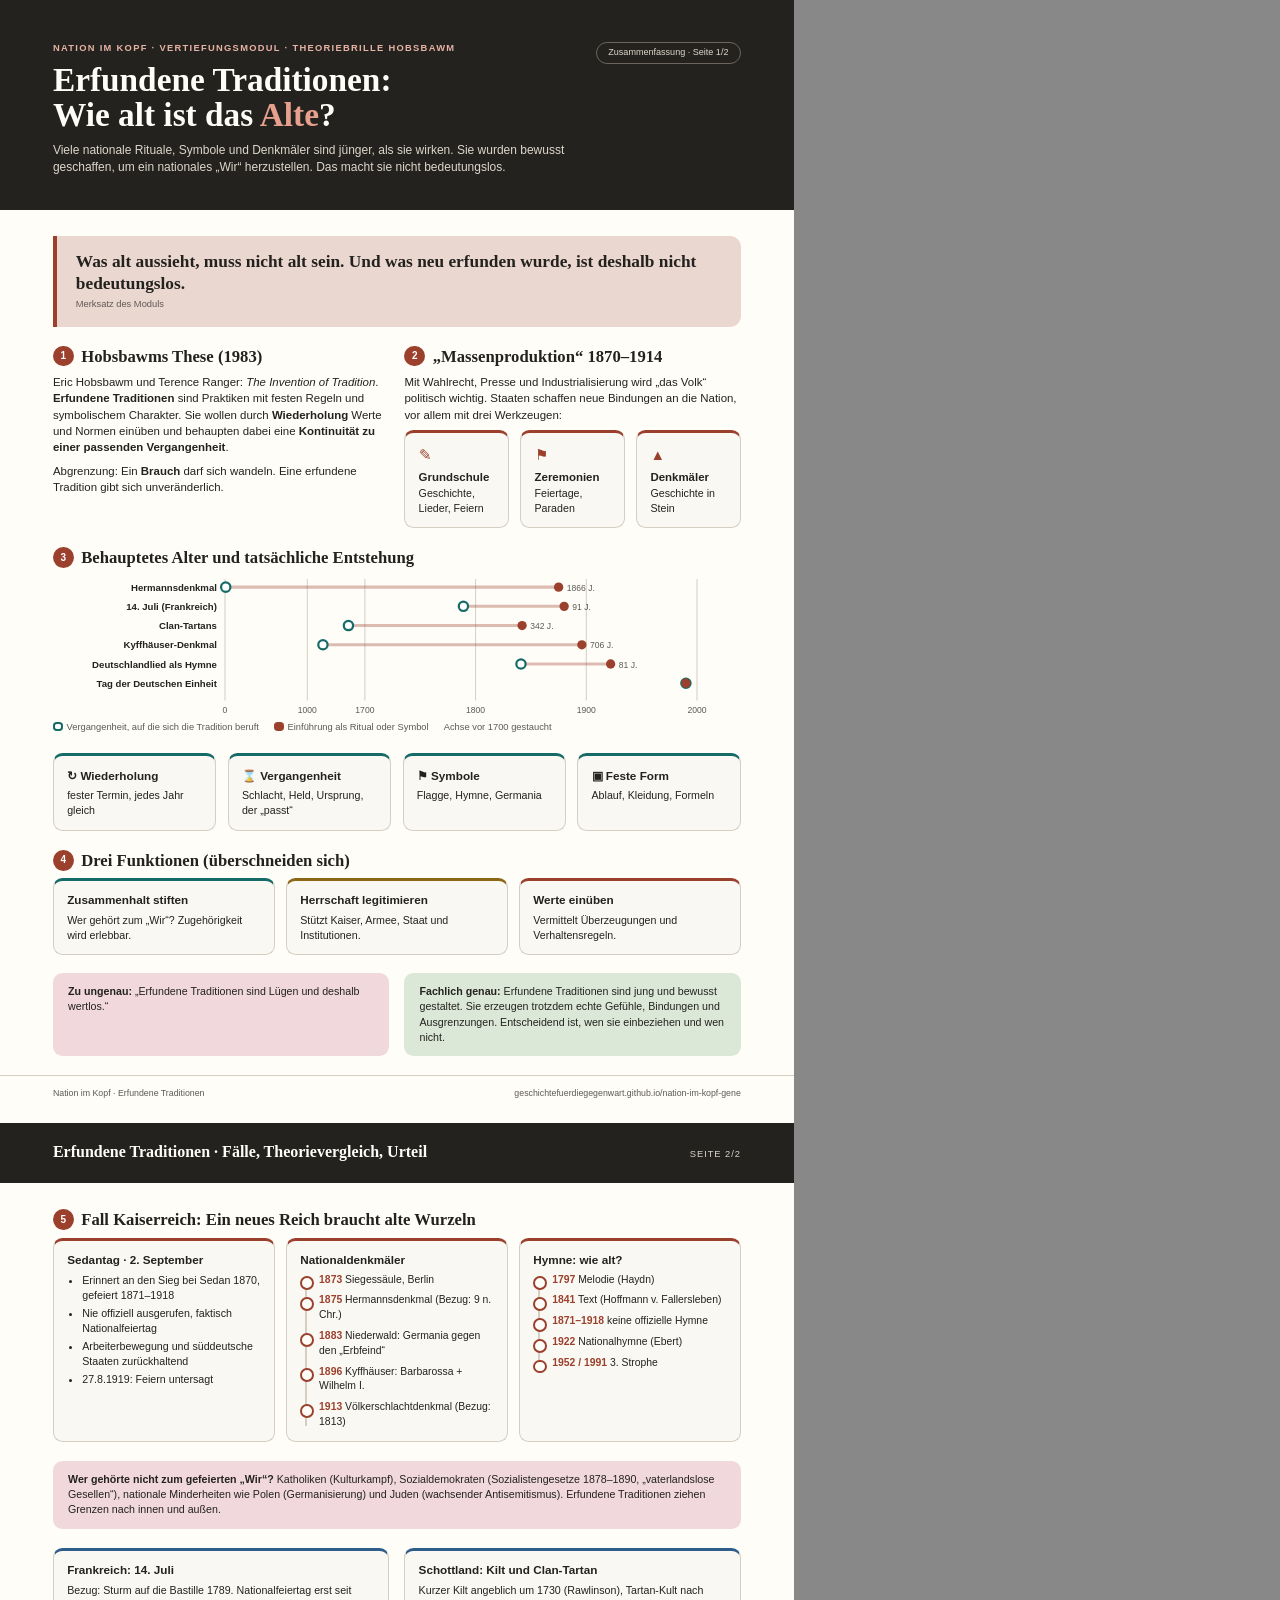
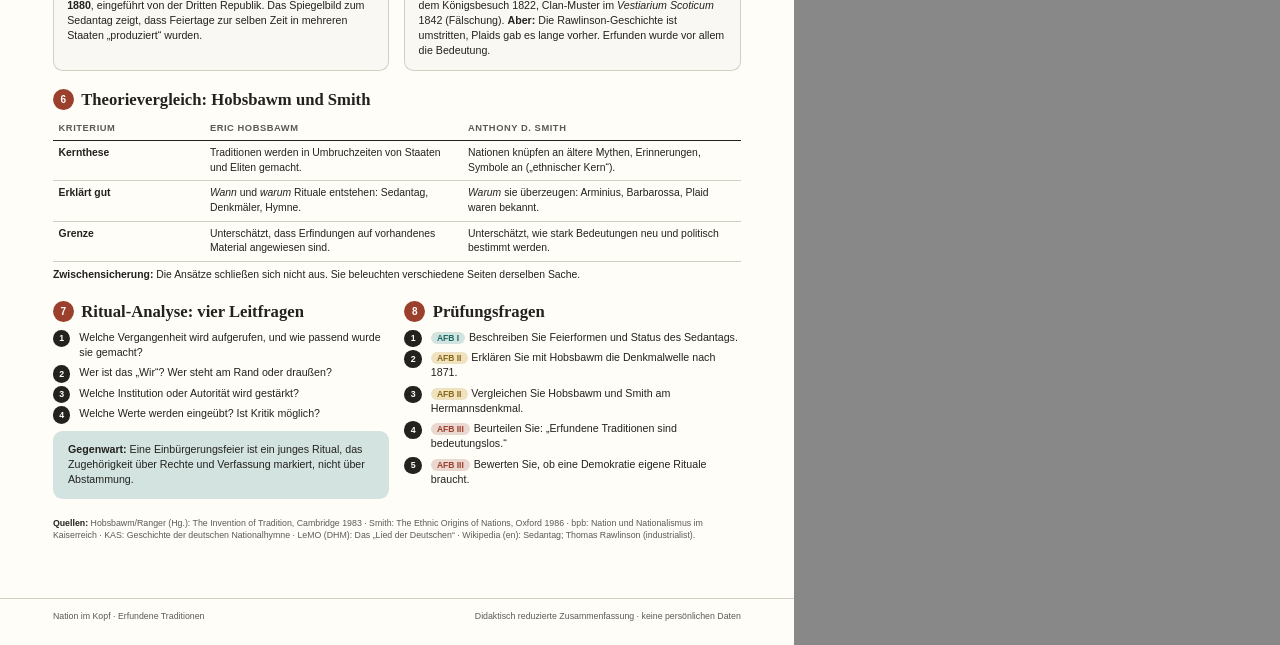
<file: werkstatt/pdf/erfundene-traditionen.html>
<!DOCTYPE html><html lang="de"><head><meta charset="utf-8"><title>Erfundene Traditionen – Zusammenfassung</title><link rel="stylesheet" href="pdf.css"></head><body>

<section class="page">
 <div class="band">
  <span class="badge">Zusammenfassung · Seite 1/2</span>
  <div class="kicker">Nation im Kopf · Vertiefungsmodul · Theoriebrille Hobsbawm</div>
  <h1>Erfundene Traditionen:<br>Wie alt ist das <em>Alte</em>?</h1>
  <p>Viele nationale Rituale, Symbole und Denkmäler sind jünger, als sie wirken. Sie wurden bewusst geschaffen, um ein nationales „Wir“ herzustellen. Das macht sie nicht bedeutungslos.</p>
 </div>
 <div class="body">
  <div class="motto"><div><b>Was alt aussieht, muss nicht alt sein. Und was neu erfunden wurde, ist deshalb nicht bedeutungslos.</b><small>Merksatz des Moduls</small></div></div>

  <div class="g2">
   <div>
    <h2><span class="n">1</span>Hobsbawms These (1983)</h2>
    <p>Eric Hobsbawm und Terence Ranger: <i>The Invention of Tradition</i>. <b>Erfundene Traditionen</b> sind Praktiken mit festen Regeln und symbolischem Charakter. Sie wollen durch <b>Wiederholung</b> Werte und Normen einüben und behaupten dabei eine <b>Kontinuität zu einer passenden Vergangenheit</b>.</p>
    <p style="margin-top:2mm">Abgrenzung: Ein <b>Brauch</b> darf sich wandeln. Eine erfundene Tradition gibt sich unveränderlich.</p>
   </div>
   <div>
    <h2><span class="n">2</span>„Massenproduktion“ 1870–1914</h2>
    <p>Mit Wahlrecht, Presse und Industrialisierung wird „das Volk“ politisch wichtig. Staaten schaffen neue Bindungen an die Nation, vor allem mit drei Werkzeugen:</p>
    <div class="g3" style="margin-top:2mm">
     <div class="box p"><div class="ic">✎</div><b>Grundschule</b><p>Geschichte, Lieder, Feiern</p></div>
     <div class="box p"><div class="ic">⚑</div><b>Zeremonien</b><p>Feiertage, Paraden</p></div>
     <div class="box p"><div class="ic">▲</div><b>Denkmäler</b><p>Geschichte in Stein</p></div>
    </div>
   </div>
  </div>

  <div>
   <h2><span class="n">3</span>Behauptetes Alter und tatsächliche Entstehung</h2>
   <div id="dumb"></div>
   <div class="legend"><span><i style="background:#fff;border:2px solid var(--teal)"></i>Vergangenheit, auf die sich die Tradition beruft</span><span><i style="background:var(--primary)"></i>Einführung als Ritual oder Symbol</span><span>Achse vor 1700 gestaucht</span></div>
  </div>

  <div class="g4">
   <div class="box t"><h3>↻ Wiederholung</h3><p>fester Termin, jedes Jahr gleich</p></div>
   <div class="box t"><h3>⌛ Vergangenheit</h3><p>Schlacht, Held, Ursprung, der „passt“</p></div>
   <div class="box t"><h3>⚑ Symbole</h3><p>Flagge, Hymne, Germania</p></div>
   <div class="box t"><h3>▣ Feste Form</h3><p>Ablauf, Kleidung, Formeln</p></div>
  </div>

  <div>
   <h2><span class="n">4</span>Drei Funktionen (überschneiden sich)</h2>
   <div class="g3">
    <div class="box t"><h3>Zusammenhalt stiften</h3><p>Wer gehört zum „Wir“? Zugehörigkeit wird erlebbar.</p></div>
    <div class="box g"><h3>Herrschaft legitimieren</h3><p>Stützt Kaiser, Armee, Staat und Institutionen.</p></div>
    <div class="box p"><h3>Werte einüben</h3><p>Vermittelt Überzeugungen und Verhaltensregeln.</p></div>
   </div>
  </div>
 </div>
 <div class="body" style="flex:0;padding-top:0;padding-bottom:5mm"><div class="g2">
   <div class="callout e"><b>Zu ungenau:</b> „Erfundene Traditionen sind Lügen und deshalb wertlos.“</div>
   <div class="callout s"><b>Fachlich genau:</b> Erfundene Traditionen sind jung und bewusst gestaltet. Sie erzeugen trotzdem echte Gefühle, Bindungen und Ausgrenzungen. Entscheidend ist, wen sie einbeziehen und wen nicht.</div>
  </div></div>
 <div class="foot"><span>Nation im Kopf · Erfundene Traditionen</span><span>geschichtefuerdiegegenwart.github.io/nation-im-kopf-gene</span></div>
</section>

<section class="page">
 <div class="thin"><b>Erfundene Traditionen · Fälle, Theorievergleich, Urteil</b><span>Seite 2/2</span></div>
 <div class="body">
  <div>
   <h2><span class="n">5</span>Fall Kaiserreich: Ein neues Reich braucht alte Wurzeln</h2>
   <div class="g3">
    <div class="box p"><h3>Sedantag · 2. September</h3><ul class="l"><li>Erinnert an den Sieg bei Sedan 1870, gefeiert 1871–1918</li><li>Nie offiziell ausgerufen, faktisch Nationalfeiertag</li><li>Arbeiterbewegung und süddeutsche Staaten zurückhaltend</li><li>27.8.1919: Feiern untersagt</li></ul></div>
    <div class="box p"><h3>Nationaldenkmäler</h3><div class="tl"><div><b>1873</b> Siegessäule, Berlin</div><div><b>1875</b> Hermannsdenkmal (Bezug: 9 n. Chr.)</div><div><b>1883</b> Niederwald: Germania gegen den „Erbfeind“</div><div><b>1896</b> Kyffhäuser: Barbarossa + Wilhelm I.</div><div><b>1913</b> Völkerschlachtdenkmal (Bezug: 1813)</div></div></div>
    <div class="box p"><h3>Hymne: wie alt?</h3><div class="tl"><div><b>1797</b> Melodie (Haydn)</div><div><b>1841</b> Text (Hoffmann v. Fallersleben)</div><div><b>1871–1918</b> keine offizielle Hymne</div><div><b>1922</b> Nationalhymne (Ebert)</div><div><b>1952 / 1991</b> 3. Strophe</div></div></div>
   </div>
  </div>

  <div class="callout e"><b>Wer gehörte nicht zum gefeierten „Wir“?</b> Katholiken (Kulturkampf), Sozialdemokraten (Sozialistengesetze 1878–1890, „vaterlandslose Gesellen“), nationale Minderheiten wie Polen (Germanisierung) und Juden (wachsender Antisemitismus). Erfundene Traditionen ziehen Grenzen nach innen und außen.</div>

  <div class="g2">
   <div class="box b"><h3>Frankreich: 14. Juli</h3><p>Bezug: Sturm auf die Bastille 1789. Nationalfeiertag erst seit <b>1880</b>, eingeführt von der Dritten Republik. Das Spiegelbild zum Sedantag zeigt, dass Feiertage zur selben Zeit in mehreren Staaten „produziert“ wurden.</p></div>
   <div class="box b"><h3>Schottland: Kilt und Clan-Tartan</h3><p>Kurzer Kilt angeblich um 1730 (Rawlinson), Tartan-Kult nach dem Königsbesuch 1822, Clan-Muster im <i>Vestiarium Scoticum</i> 1842 (Fälschung). <b>Aber:</b> Die Rawlinson-Geschichte ist umstritten, Plaids gab es lange vorher. Erfunden wurde vor allem die Bedeutung.</p></div>
  </div>

  <div>
   <h2><span class="n">6</span>Theorievergleich: Hobsbawm und Smith</h2>
   <table>
    <tr><th style="width:22%">Kriterium</th><th>Eric Hobsbawm</th><th>Anthony D. Smith</th></tr>
    <tr><td><b>Kernthese</b></td><td>Traditionen werden in Umbruchzeiten von Staaten und Eliten gemacht.</td><td>Nationen knüpfen an ältere Mythen, Erinnerungen, Symbole an („ethnischer Kern“).</td></tr>
    <tr><td><b>Erklärt gut</b></td><td><i>Wann</i> und <i>warum</i> Rituale entstehen: Sedantag, Denkmäler, Hymne.</td><td><i>Warum</i> sie überzeugen: Arminius, Barbarossa, Plaid waren bekannt.</td></tr>
    <tr><td><b>Grenze</b></td><td>Unterschätzt, dass Erfindungen auf vorhandenes Material angewiesen sind.</td><td>Unterschätzt, wie stark Bedeutungen neu und politisch bestimmt werden.</td></tr>
   </table>
   <p style="margin-top:1.5mm;font-size:7.8pt"><b>Zwischensicherung:</b> Die Ansätze schließen sich nicht aus. Sie beleuchten verschiedene Seiten derselben Sache.</p>
  </div>

  <div class="g2">
   <div>
    <h2><span class="n">7</span>Ritual-Analyse: vier Leitfragen</h2>
    <div class="q"><div>Welche Vergangenheit wird aufgerufen, und wie passend wurde sie gemacht?</div><div>Wer ist das „Wir“? Wer steht am Rand oder draußen?</div><div>Welche Institution oder Autorität wird gestärkt?</div><div>Welche Werte werden eingeübt? Ist Kritik möglich?</div></div>
    <div class="callout t" style="margin-top:2.5mm"><b>Gegenwart:</b> Eine Einbürgerungsfeier ist ein junges Ritual, das Zugehörigkeit über Rechte und Verfassung markiert, nicht über Abstammung.</div>
   </div>
   <div>
    <h2><span class="n">8</span>Prüfungsfragen</h2>
    <div class="q">
     <div><span class="afb i">AFB I</span>Beschreiben Sie Feierformen und Status des Sedantags.</div>
     <div><span class="afb ii">AFB II</span>Erklären Sie mit Hobsbawm die Denkmalwelle nach 1871.</div>
     <div><span class="afb ii">AFB II</span>Vergleichen Sie Hobsbawm und Smith am Hermannsdenkmal.</div>
     <div><span class="afb iii">AFB III</span>Beurteilen Sie: „Erfundene Traditionen sind bedeutungslos.“</div>
     <div><span class="afb iii">AFB III</span>Bewerten Sie, ob eine Demokratie eigene Rituale braucht.</div>
    </div>
   </div>
  </div>

  <div class="src"><b>Quellen:</b> Hobsbawm/Ranger (Hg.): The Invention of Tradition, Cambridge 1983 · Smith: The Ethnic Origins of Nations, Oxford 1986 · bpb: Nation und Nationalismus im Kaiserreich · KAS: Geschichte der deutschen Nationalhymne · LeMO (DHM): Das „Lied der Deutschen“ · Wikipedia (en): Sedantag; Thomas Rawlinson (industrialist).</div>
 </div>
 <div class="foot"><span>Nation im Kopf · Erfundene Traditionen</span><span>Didaktisch reduzierte Zusammenfassung · keine persönlichen Daten</span></div>
</section>

<script>
const it=[['Hermannsdenkmal',9,1875],['14. Juli (Frankreich)',1789,1880],['Clan-Tartans',1500,1842],['Kyffhäuser-Denkmal',1190,1896],['Deutschlandlied als Hymne',1841,1922],['Tag der Deutschen Einheit',1990,1990]];
const W=680,L=170,R=16,rh=19,H=it.length*rh+26,iw=W-L-R;const sx=y=>L+(y<1700?(y/1700)*.28:.28+((y-1700)/325)*.72)*iw;
let s=`<svg viewBox="0 0 ${W} ${H}" width="100%">`;[0,1000,1700,1800,1900,2000].forEach(y=>{const x=sx(y);s+=`<line x1="${x}" y1="4" x2="${x}" y2="${H-16}" stroke="#d5cec3"/><text x="${x}" y="${H-4}" text-anchor="middle" font-size="8.5" fill="#5d5a54">${y}</text>`});
it.forEach((d,i)=>{const y=12+i*rh,a=sx(d[1]),b=sx(d[2]);s+=`<text x="${L-8}" y="${y+3.5}" text-anchor="end" font-size="9.5" font-weight="700" fill="#24221f">${d[0]}</text><line x1="${a}" y1="${y}" x2="${b}" y2="${y}" stroke="#9b402d" stroke-opacity=".35" stroke-width="3"/><circle cx="${a}" cy="${y}" r="4.6" fill="#fff" stroke="#176b67" stroke-width="2.2"/><circle cx="${b}" cy="${y}" r="4.6" fill="#9b402d"/>`;if(d[2]>d[1])s+=`<text x="${b+8}" y="${y+3.5}" font-size="8.5" fill="#5d5a54">${d[2]-d[1]} J.</text>`});
document.getElementById('dumb').innerHTML=s+'</svg>';
</script>
</body></html>
</file>
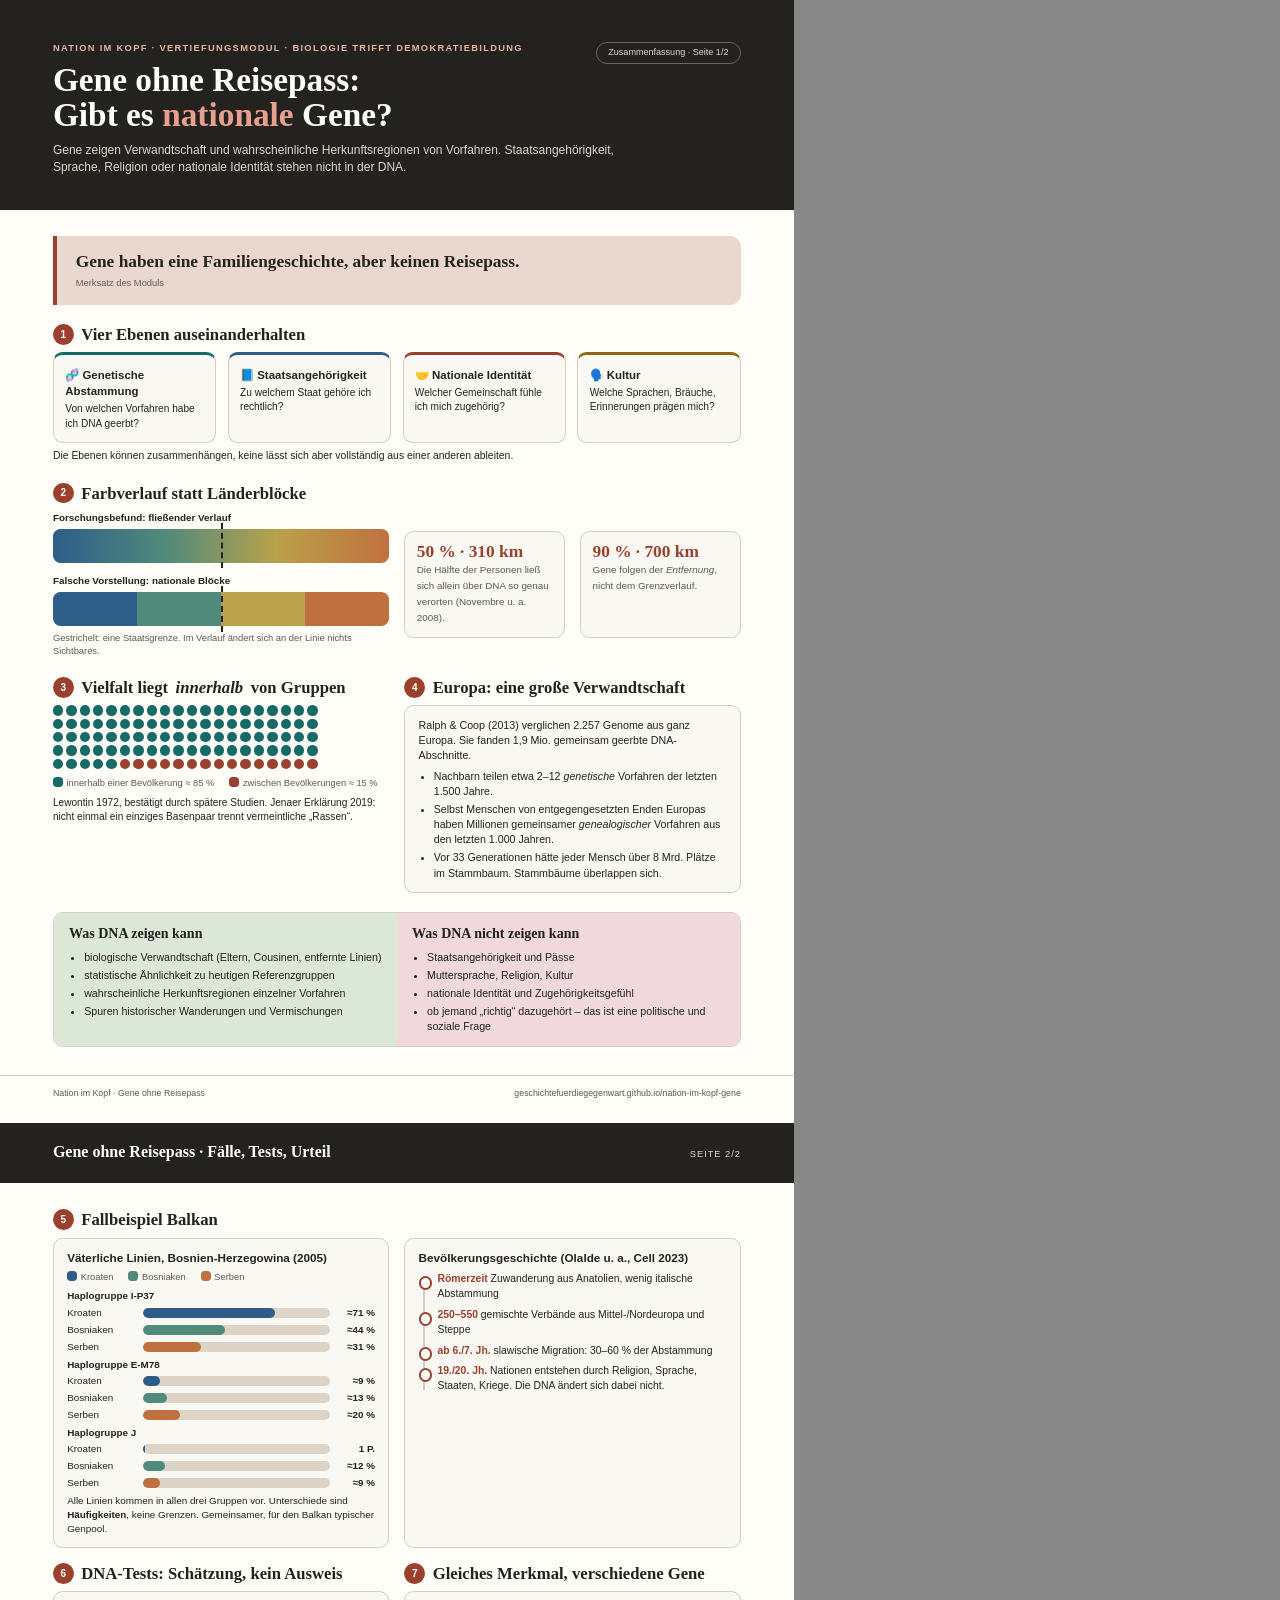
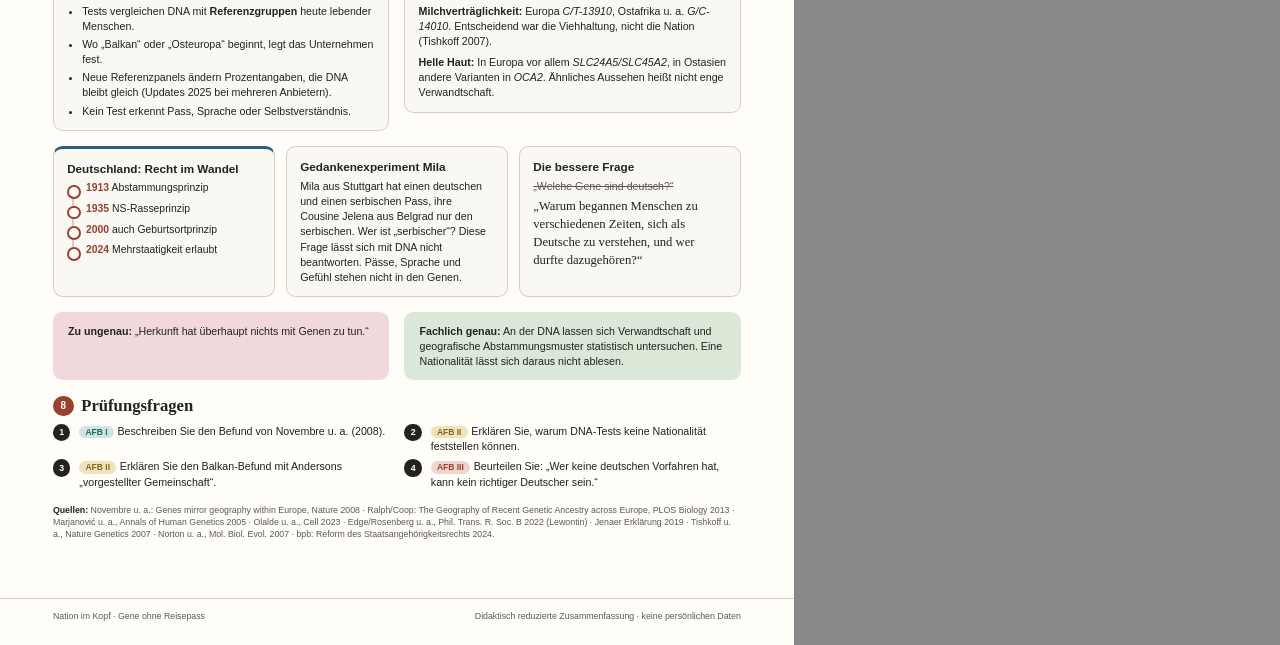
<file: werkstatt/pdf/gene-ohne-reisepass.html>
<!DOCTYPE html><html lang="de"><head><meta charset="utf-8"><title>Gene ohne Reisepass – Zusammenfassung</title><link rel="stylesheet" href="pdf.css">
<style>
.strip{height:9mm;border-radius:2mm;position:relative}
.strip.grad{background:linear-gradient(90deg,var(--g1),var(--g2),var(--g3),var(--g4))}
.strip.blocks{background:linear-gradient(90deg,var(--g1) 0 25%,var(--g2) 25% 50%,var(--g3) 50% 75%,var(--g4) 75%)}
.strip .line{position:absolute;top:-1.5mm;bottom:-1.5mm;left:50%;border-left:.7mm dashed var(--text)}
.dots{display:grid;grid-template-columns:repeat(20,1fr);gap:.8mm;max-width:70mm}
.dots i{aspect-ratio:1;border-radius:50%;background:var(--teal)}
.dots i.b{background:var(--primary)}
.br{display:grid;grid-template-columns:18mm 1fr 10mm;gap:2mm;align-items:center;font-size:7.4pt;margin-bottom:.8mm}
.br .t{height:2.6mm;background:var(--dyn);border-radius:99px;overflow:hidden}
.br .t i{display:block;height:100%;border-radius:99px}
.br b{text-align:right}
.lv{display:grid;grid-template-columns:repeat(4,1fr);gap:3mm}
.lv div{border-radius:2.5mm;padding:3mm;background:var(--surface);border:1px solid var(--div)}
.lv b{display:block;font-size:8.6pt;margin-bottom:.8mm}
.lv p{font-size:7.6pt}
.stat.sm b{font-size:13pt}
.cando{display:grid;grid-template-columns:1fr 1fr;border:1px solid var(--div);border-radius:2.5mm;overflow:hidden}.cando>div{padding:3mm 4mm}.cando>div:first-child{background:var(--success-hi)}.cando>div:last-child{background:var(--error-hi)}.cando h3{font-family:var(--disp);font-size:10.5pt;margin-bottom:1.5mm}
</style></head><body>

<section class="page">
 <div class="band">
  <span class="badge">Zusammenfassung · Seite 1/2</span>
  <div class="kicker">Nation im Kopf · Vertiefungsmodul · Biologie trifft Demokratiebildung</div>
  <h1>Gene ohne Reisepass:<br>Gibt es <em>nationale</em> Gene?</h1>
  <p>Gene zeigen Verwandtschaft und wahrscheinliche Herkunftsregionen von Vorfahren. Staatsangehörigkeit, Sprache, Religion oder nationale Identität stehen nicht in der DNA.</p>
 </div>
 <div class="body">
  <div class="motto"><div><b>Gene haben eine Familiengeschichte, aber keinen Reisepass.</b><small>Merksatz des Moduls</small></div></div>

  <div>
   <h2><span class="n">1</span>Vier Ebenen auseinanderhalten</h2>
   <div class="lv">
    <div style="border-top:3px solid var(--teal)"><b>🧬 Genetische Abstammung</b><p>Von welchen Vorfahren habe ich DNA geerbt?</p></div>
    <div style="border-top:3px solid var(--g1)"><b>📘 Staatsangehörigkeit</b><p>Zu welchem Staat gehöre ich rechtlich?</p></div>
    <div style="border-top:3px solid var(--primary)"><b>🤝 Nationale Identität</b><p>Welcher Gemeinschaft fühle ich mich zugehörig?</p></div>
    <div style="border-top:3px solid var(--gold)"><b>🗣️ Kultur</b><p>Welche Sprachen, Bräuche, Erinnerungen prägen mich?</p></div>
   </div>
   <p style="margin-top:1.5mm;font-size:7.8pt">Die Ebenen können zusammenhängen, keine lässt sich aber vollständig aus einer anderen ableiten.</p>
  </div>

  <div>
   <h2><span class="n">2</span>Farbverlauf statt Länderblöcke</h2>
   <div class="g2" style="align-items:center">
    <div>
     <p style="font-size:7.4pt;font-weight:700;margin-bottom:1mm">Forschungsbefund: fließender Verlauf</p>
     <div class="strip grad"><span class="line"></span></div>
     <p style="font-size:7.4pt;font-weight:700;margin:3mm 0 1mm">Falsche Vorstellung: nationale Blöcke</p>
     <div class="strip blocks"><span class="line"></span></div>
     <p style="font-size:7pt;color:var(--muted);margin-top:1.5mm">Gestrichelt: eine Staatsgrenze. Im Verlauf ändert sich an der Linie nichts Sichtbares.</p>
    </div>
    <div class="g2">
     <div class="stat sm"><b>50 % · 310 km</b><span>Die Hälfte der Personen ließ sich allein über DNA so genau verorten (Novembre u. a. 2008).</span></div>
     <div class="stat sm"><b>90 % · 700 km</b><span>Gene folgen der <i>Entfernung</i>, nicht dem Grenzverlauf.</span></div>
    </div>
   </div>
  </div>

  <div class="g2">
   <div>
    <h2><span class="n">3</span>Vielfalt liegt <i>innerhalb</i> von Gruppen</h2>
    <div class="dots" id="dots"></div>
    <div class="legend" style="margin-top:2mm"><span><i style="background:var(--teal)"></i>innerhalb einer Bevölkerung ≈ 85 %</span><span><i style="background:var(--primary)"></i>zwischen Bevölkerungen ≈ 15 %</span></div>
    <p style="font-size:7.6pt;margin-top:1.5mm">Lewontin 1972, bestätigt durch spätere Studien. Jenaer Erklärung 2019: nicht einmal ein einziges Basenpaar trennt vermeintliche „Rassen“.</p>
   </div>
   <div>
    <h2><span class="n">4</span>Europa: eine große Verwandtschaft</h2>
    <div class="box"><p>Ralph &amp; Coop (2013) verglichen 2.257 Genome aus ganz Europa. Sie fanden 1,9 Mio. gemeinsam geerbte DNA-Abschnitte.</p><ul class="l" style="margin-top:1.5mm"><li>Nachbarn teilen etwa 2–12 <i>genetische</i> Vorfahren der letzten 1.500 Jahre.</li><li>Selbst Menschen von entgegengesetzten Enden Europas haben Millionen gemeinsamer <i>genealogischer</i> Vorfahren aus den letzten 1.000 Jahren.</li><li>Vor 33 Generationen hätte jeder Mensch über 8 Mrd. Plätze im Stammbaum. Stammbäume überlappen sich.</li></ul></div>
   </div>
  </div>
  <div class="cando">
   <div><h3>Was DNA zeigen kann</h3><ul class="l"><li>biologische Verwandtschaft (Eltern, Cousinen, entfernte Linien)</li><li>statistische Ähnlichkeit zu heutigen Referenzgruppen</li><li>wahrscheinliche Herkunftsregionen einzelner Vorfahren</li><li>Spuren historischer Wanderungen und Vermischungen</li></ul></div>
   <div><h3>Was DNA nicht zeigen kann</h3><ul class="l"><li>Staatsangehörigkeit und Pässe</li><li>Muttersprache, Religion, Kultur</li><li>nationale Identität und Zugehörigkeitsgefühl</li><li>ob jemand „richtig“ dazugehört – das ist eine politische und soziale Frage</li></ul></div>
  </div>
 </div>
 <div class="foot"><span>Nation im Kopf · Gene ohne Reisepass</span><span>geschichtefuerdiegegenwart.github.io/nation-im-kopf-gene</span></div>
</section>

<section class="page">
 <div class="thin"><b>Gene ohne Reisepass · Fälle, Tests, Urteil</b><span>Seite 2/2</span></div>
 <div class="body" style="gap:4mm">
  <div>
   <h2><span class="n">5</span>Fallbeispiel Balkan</h2>
   <div class="g2">
    <div class="box">
     <h3>Väterliche Linien, Bosnien-Herzegowina (2005)</h3>
     <div class="legend" style="margin-bottom:1.5mm"><span><i style="background:var(--g1)"></i>Kroaten</span><span><i style="background:var(--g2)"></i>Bosniaken</span><span><i style="background:var(--g4)"></i>Serben</span></div>
     <div id="hg"></div>
     <p style="font-size:7.4pt;margin-top:1mm">Alle Linien kommen in allen drei Gruppen vor. Unterschiede sind <b>Häufigkeiten</b>, keine Grenzen. Gemeinsamer, für den Balkan typischer Genpool.</p>
    </div>
    <div class="box">
     <h3>Bevölkerungsgeschichte (Olalde u. a., Cell 2023)</h3>
     <div class="tl" style="margin-top:1.5mm"><div><b>Römerzeit</b> Zuwanderung aus Anatolien, wenig italische Abstammung</div><div><b>250–550</b> gemischte Verbände aus Mittel-/Nordeuropa und Steppe</div><div><b>ab 6./7. Jh.</b> slawische Migration: 30–60 % der Abstammung</div><div><b>19./20. Jh.</b> Nationen entstehen durch Religion, Sprache, Staaten, Kriege. Die DNA ändert sich dabei nicht.</div></div>
    </div>
   </div>
  </div>

  <div class="g2">
   <div>
    <h2><span class="n">6</span>DNA-Tests: Schätzung, kein Ausweis</h2>
    <div class="box"><ul class="l"><li>Tests vergleichen DNA mit <b>Referenzgruppen</b> heute lebender Menschen.</li><li>Wo „Balkan“ oder „Osteuropa“ beginnt, legt das Unternehmen fest.</li><li>Neue Referenzpanels ändern Prozentangaben, die DNA bleibt gleich (Updates 2025 bei mehreren Anbietern).</li><li>Kein Test erkennt Pass, Sprache oder Selbstverständnis.</li></ul></div>
   </div>
   <div>
    <h2><span class="n">7</span>Gleiches Merkmal, verschiedene Gene</h2>
    <div class="box"><p><b>Milchverträglichkeit:</b> Europa <i>C/T-13910</i>, Ostafrika u. a. <i>G/C-14010</i>. Entscheidend war die Viehhaltung, nicht die Nation (Tishkoff 2007).</p><p style="margin-top:1.5mm"><b>Helle Haut:</b> In Europa vor allem <i>SLC24A5/SLC45A2</i>, in Ostasien andere Varianten in <i>OCA2</i>. Ähnliches Aussehen heißt nicht enge Verwandtschaft.</p></div>
   </div>
  </div>

  <div class="g3">
   <div class="box b"><h3>Deutschland: Recht im Wandel</h3><div class="tl"><div><b>1913</b> Abstammungsprinzip</div><div><b>1935</b> NS-Rasseprinzip</div><div><b>2000</b> auch Geburtsortprinzip</div><div><b>2024</b> Mehrstaatigkeit erlaubt</div></div></div>
   <div class="box"><h3>Gedankenexperiment Mila</h3><p>Mila aus Stuttgart hat einen deutschen und einen serbischen Pass, ihre Cousine Jelena aus Belgrad nur den serbischen. Wer ist „serbischer“? Diese Frage lässt sich mit DNA nicht beantworten. Pässe, Sprache und Gefühl stehen nicht in den Genen.</p></div>
   <div class="box"><h3>Die bessere Frage</h3><p style="text-decoration:line-through;color:var(--muted)">„Welche Gene sind deutsch?“</p><p style="font-family:var(--disp);font-size:9.5pt;margin-top:1mm">„Warum begannen Menschen zu verschiedenen Zeiten, sich als Deutsche zu verstehen, und wer durfte dazugehören?“</p></div>
  </div>

  <div class="g2">
   <div class="callout e"><b>Zu ungenau:</b> „Herkunft hat überhaupt nichts mit Genen zu tun.“</div>
   <div class="callout s"><b>Fachlich genau:</b> An der DNA lassen sich Verwandtschaft und geografische Abstammungsmuster statistisch untersuchen. Eine Nationalität lässt sich daraus nicht ablesen.</div>
  </div>

  <div>
   <h2><span class="n">8</span>Prüfungsfragen</h2>
   <div class="g2 q" style="gap:1.4mm 4mm">
    <div><span class="afb i">AFB I</span>Beschreiben Sie den Befund von Novembre u. a. (2008).</div>
    <div><span class="afb ii">AFB II</span>Erklären Sie, warum DNA-Tests keine Nationalität feststellen können.</div>
    <div><span class="afb ii">AFB II</span>Erklären Sie den Balkan-Befund mit Andersons „vorgestellter Gemeinschaft“.</div>
    <div><span class="afb iii">AFB III</span>Beurteilen Sie: „Wer keine deutschen Vorfahren hat, kann kein richtiger Deutscher sein.“</div>
   </div>
  </div>

  <div class="src"><b>Quellen:</b> Novembre u. a.: Genes mirror geography within Europe, Nature 2008 · Ralph/Coop: The Geography of Recent Genetic Ancestry across Europe, PLOS Biology 2013 · Marjanović u. a., Annals of Human Genetics 2005 · Olalde u. a., Cell 2023 · Edge/Rosenberg u. a., Phil. Trans. R. Soc. B 2022 (Lewontin) · Jenaer Erklärung 2019 · Tishkoff u. a., Nature Genetics 2007 · Norton u. a., Mol. Biol. Evol. 2007 · bpb: Reform des Staatsangehörigkeitsrechts 2024.</div>
 </div>
 <div class="foot"><span>Nation im Kopf · Gene ohne Reisepass</span><span>Didaktisch reduzierte Zusammenfassung · keine persönlichen Daten</span></div>
</section>
<script>
document.getElementById('dots').innerHTML=Array.from({length:100},(_,i)=>`<i class="${i>=85?'b':''}"></i>`).join('');
const d=[['I-P37',[71,44,31]],['E-M78',[9,13,20]],['J',[1,12,9]]],c=['var(--g1)','var(--g2)','var(--g4)'];
document.getElementById('hg').innerHTML=d.map(r=>`<div style="font-size:7.4pt;font-weight:700;margin:1mm 0 .6mm">Haplogruppe ${r[0]}</div>`+r[1].map((v,i)=>`<div class="br"><span>${['Kroaten','Bosniaken','Serben'][i]}</span><div class="t"><i style="width:${v}%;background:${c[i]}"></i></div><b>${r[0]==='J'&&i===0?'1 P.':'≈'+v+' %'}</b></div>`).join('')).join('');
</script>
</body></html>
</file>
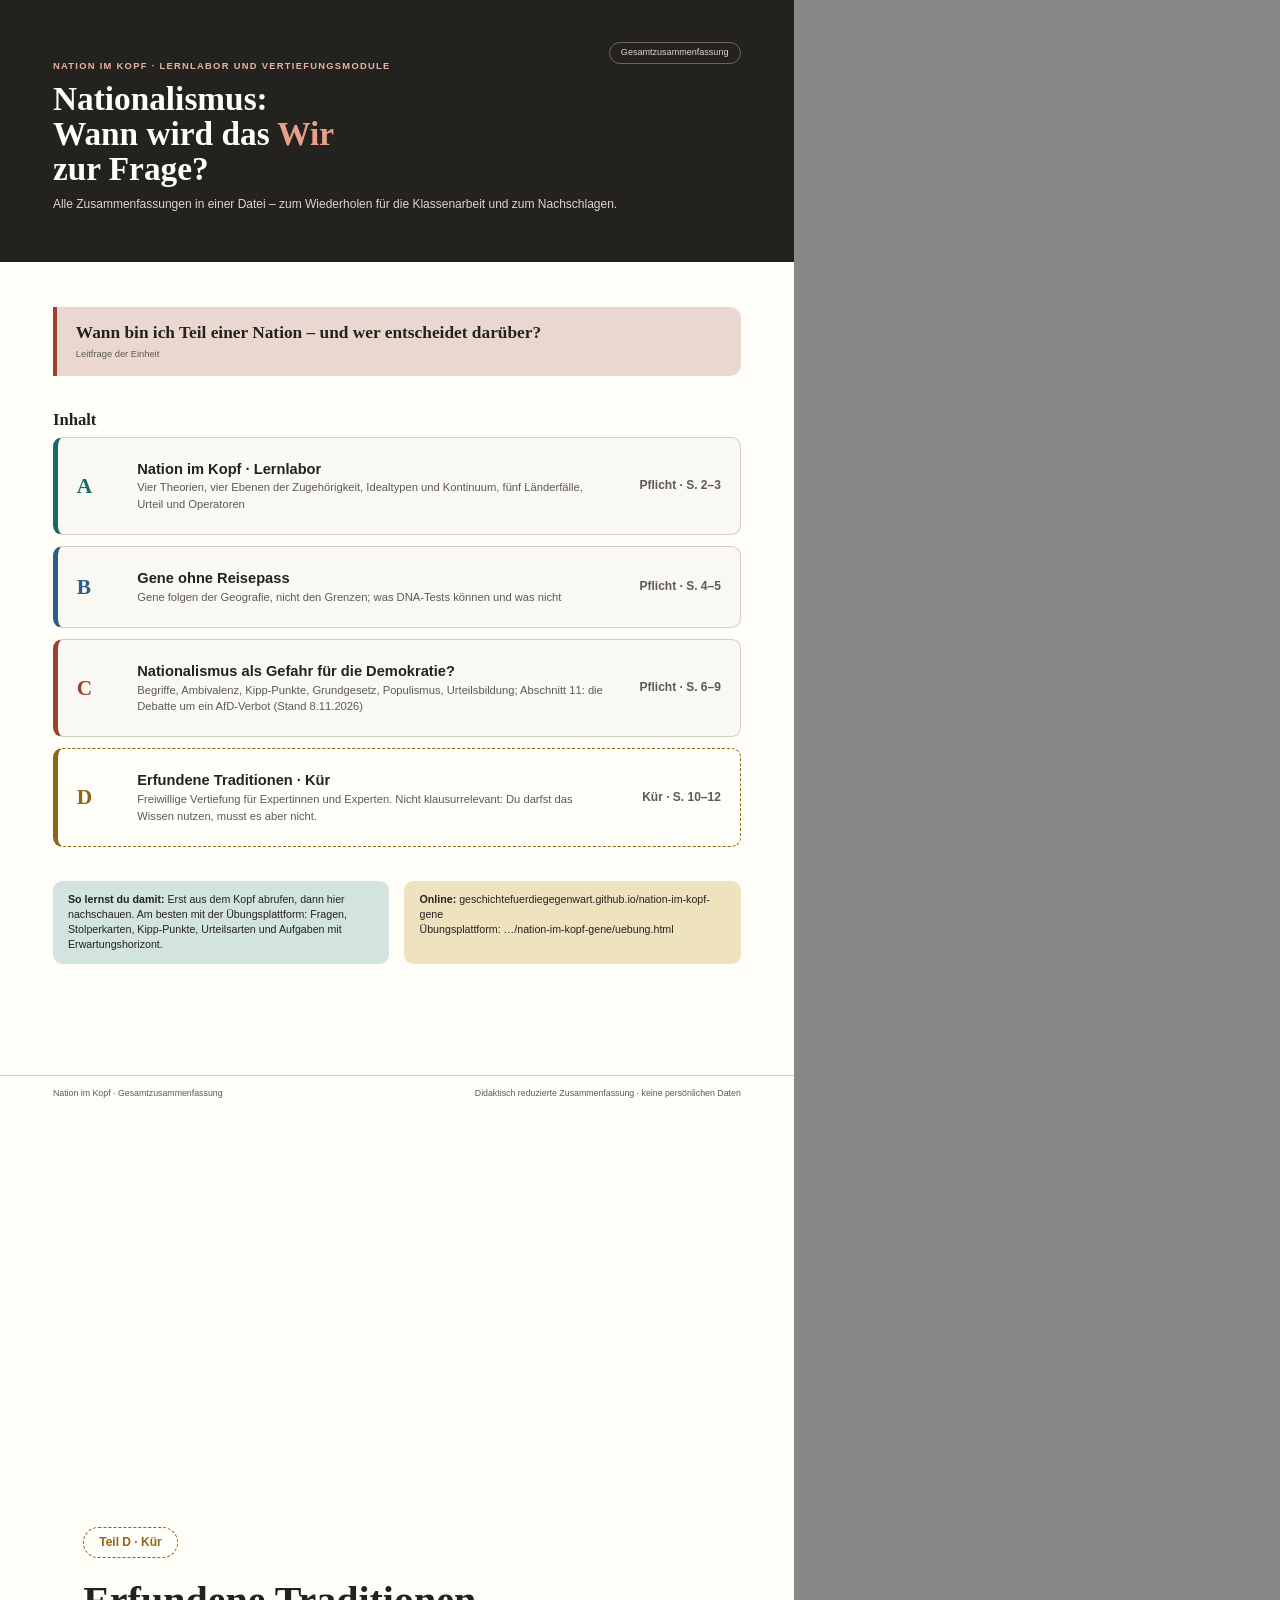
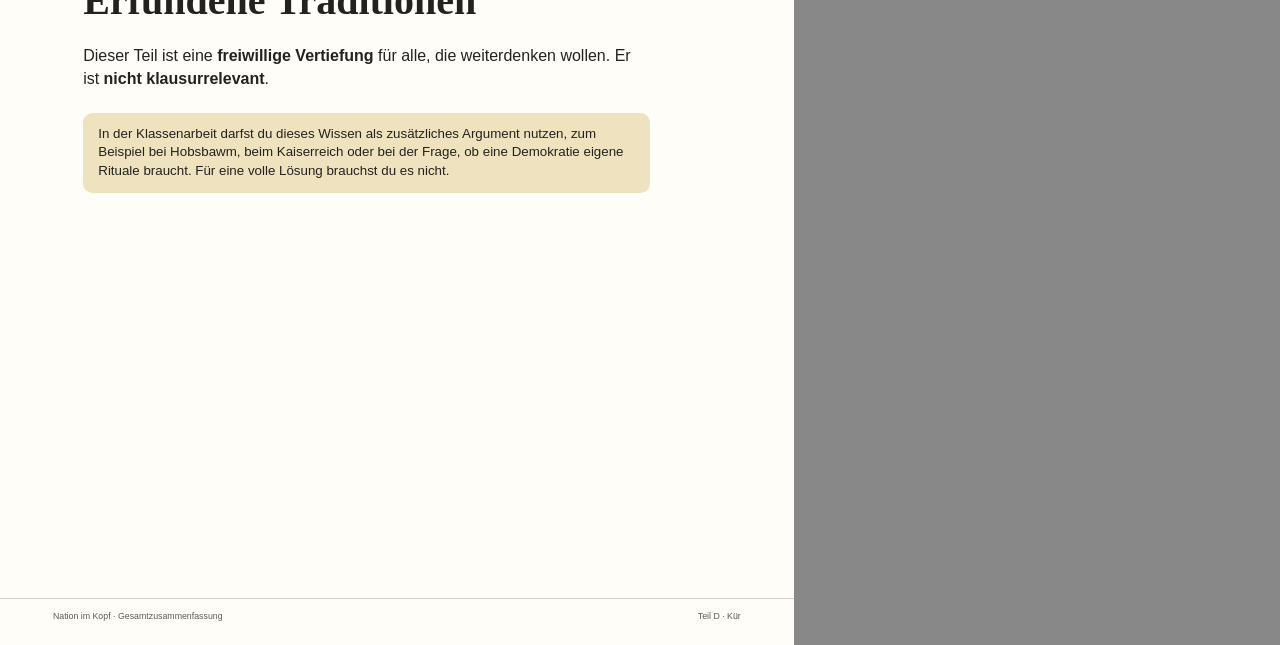
<file: werkstatt/pdf/gesamt-extra.html>
<!DOCTYPE html><html lang="de"><head><meta charset="utf-8"><title>Nationalismus – Gesamtzusammenfassung</title><link rel="stylesheet" href="pdf.css">
<style>
.toc{display:grid;gap:3mm}
.toc .row{display:grid;grid-template-columns:12mm 1fr 26mm;gap:4mm;align-items:center;background:var(--surface);border:1px solid var(--div);border-left:5px solid var(--c);border-radius:2.5mm;padding:5.5mm 5mm}
.toc .row .l{font-family:var(--disp);font-size:16pt;font-weight:700;color:var(--c)}
.toc .row b{font-size:11pt;display:block}
.toc .row span{font-size:8.4pt;color:var(--muted)}
.toc .row .pg{text-align:right;font-size:9pt;font-weight:700}
.toc .row.kuer{border:1.5px dashed var(--gold);border-left:5px solid var(--gold);background:var(--paper)}
.big{font-family:var(--disp);font-size:30pt;line-height:1.05}
.strip{position:absolute;left:0;right:0;top:0;height:7mm;background:var(--gold);color:#fff;display:flex;align-items:center;justify-content:center;font-weight:700;font-size:8.6pt;letter-spacing:.08em}
.ov{width:210mm;height:297mm;position:relative;page-break-after:always;break-after:page;background:transparent}
html.overlay,html.overlay body{background:transparent!important}
</style></head><body>
<section class="page" id="cover">
 <div class="band" style="padding:16mm 14mm 13mm">
  <span class="badge">Gesamtzusammenfassung</span>
  <div class="kicker">Nation im Kopf · Lernlabor und Vertiefungsmodule</div>
  <h1 class="big">Nationalismus:<br>Wann wird das <em>Wir</em><br>zur Frage?</h1>
  <p>Alle Zusammenfassungen in einer Datei – zum Wiederholen für die Klassenarbeit und zum Nachschlagen.</p>
 </div>
 <div class="body" style="gap:9mm;padding-top:12mm">
  <div class="motto"><div><b>Wann bin ich Teil einer Nation – und wer entscheidet darüber?</b><small>Leitfrage der Einheit</small></div></div>
  <div>
   <h2>Inhalt</h2>
   <div class="toc">
    <div class="row" style="--c:var(--teal)"><span class="l">A</span><div><b>Nation im Kopf · Lernlabor</b><span>Vier Theorien, vier Ebenen der Zugehörigkeit, Idealtypen und Kontinuum, fünf Länderfälle, Urteil und Operatoren</span></div><span class="pg">Pflicht · S. 2–3</span></div>
    <div class="row" style="--c:var(--g1)"><span class="l">B</span><div><b>Gene ohne Reisepass</b><span>Gene folgen der Geografie, nicht den Grenzen; was DNA-Tests können und was nicht</span></div><span class="pg">Pflicht · S. 4–5</span></div>
    <div class="row" style="--c:var(--primary)"><span class="l">C</span><div><b>Nationalismus als Gefahr für die Demokratie?</b><span>Begriffe, Ambivalenz, Kipp-Punkte, Grundgesetz, Populismus, Urteilsbildung; Abschnitt 11: die Debatte um ein AfD-Verbot (Stand 8.11.2026)</span></div><span class="pg">Pflicht · S. 6–9</span></div>
    <div class="row kuer" style="--c:var(--gold)"><span class="l">D</span><div><b>Erfundene Traditionen · Kür</b><span>Freiwillige Vertiefung für Expertinnen und Experten. Nicht klausurrelevant: Du darfst das Wissen nutzen, musst es aber nicht.</span></div><span class="pg">Kür · S. 10–12</span></div>
   </div>
  </div>
  <div class="g2">
   <div class="callout t"><b>So lernst du damit:</b> Erst aus dem Kopf abrufen, dann hier nachschauen. Am besten mit der Übungsplattform: Fragen, Stolperkarten, Kipp-Punkte, Urteilsarten und Aufgaben mit Erwartungshorizont.</div>
   <div class="callout"><b>Online:</b> geschichtefuerdiegegenwart.github.io/nation-im-kopf-gene<br>Übungsplattform: …/nation-im-kopf-gene/uebung.html</div>
  </div>
 </div>
 <div class="foot"><span>Nation im Kopf · Gesamtzusammenfassung</span><span>Didaktisch reduzierte Zusammenfassung · keine persönlichen Daten</span></div>
</section>

<section class="page" id="kuer">
 <div class="body" style="justify-content:center;align-items:flex-start;gap:6mm;padding:0 22mm">
  <span class="badge" style="border:1.5px dashed var(--gold);border-radius:99px;padding:1.5mm 4mm;font-weight:700;color:var(--gold);font-size:9pt">Teil D · Kür</span>
  <h1 class="big">Erfundene Traditionen</h1>
  <p style="font-size:12pt;max-width:150mm">Dieser Teil ist eine <b>freiwillige Vertiefung</b> für alle, die weiterdenken wollen. Er ist <b>nicht klausurrelevant</b>.</p>
  <div class="callout" style="font-size:10pt;max-width:150mm">In der Klassenarbeit darfst du dieses Wissen als zusätzliches Argument nutzen, zum Beispiel bei Hobsbawm, beim Kaiserreich oder bei der Frage, ob eine Demokratie eigene Rituale braucht. Für eine volle Lösung brauchst du es nicht.</div>
 </div>
 <div class="foot"><span>Nation im Kopf · Gesamtzusammenfassung</span><span>Teil D · Kür</span></div>
</section>
</body></html>
</file>
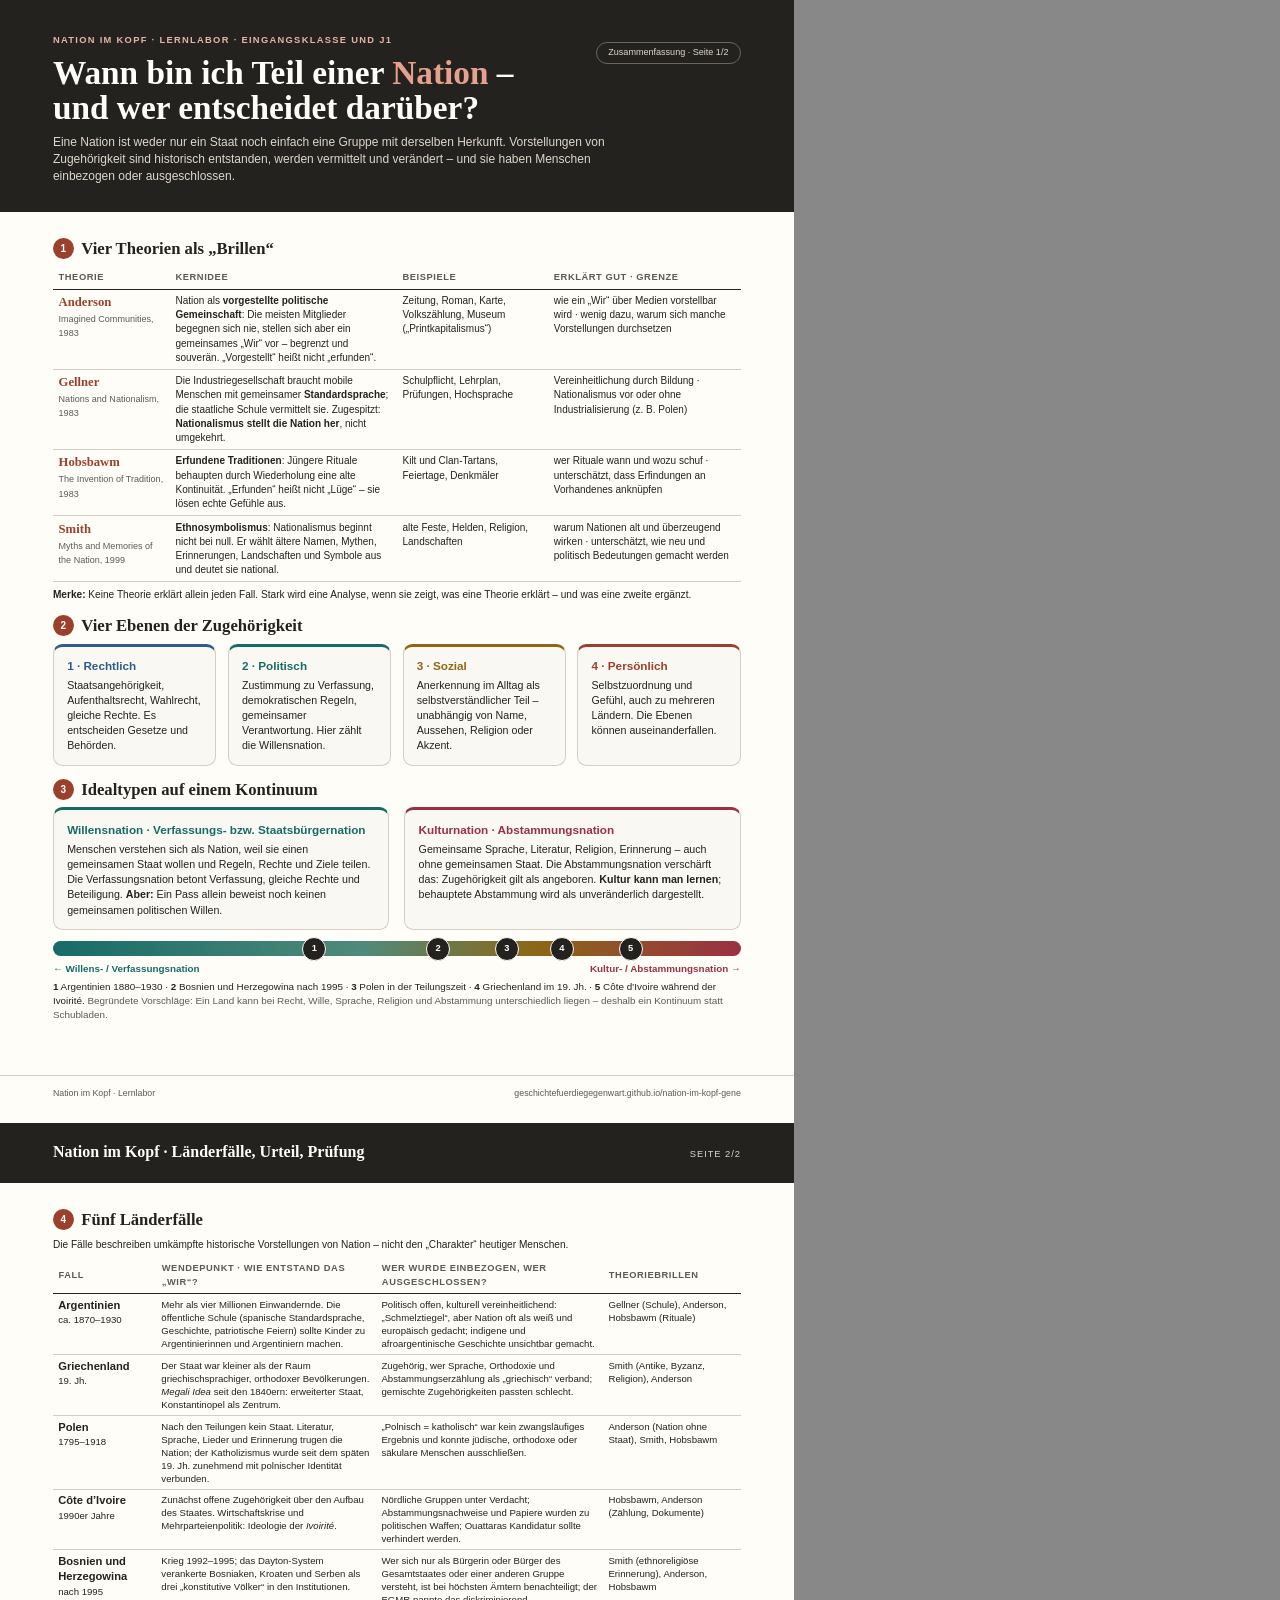
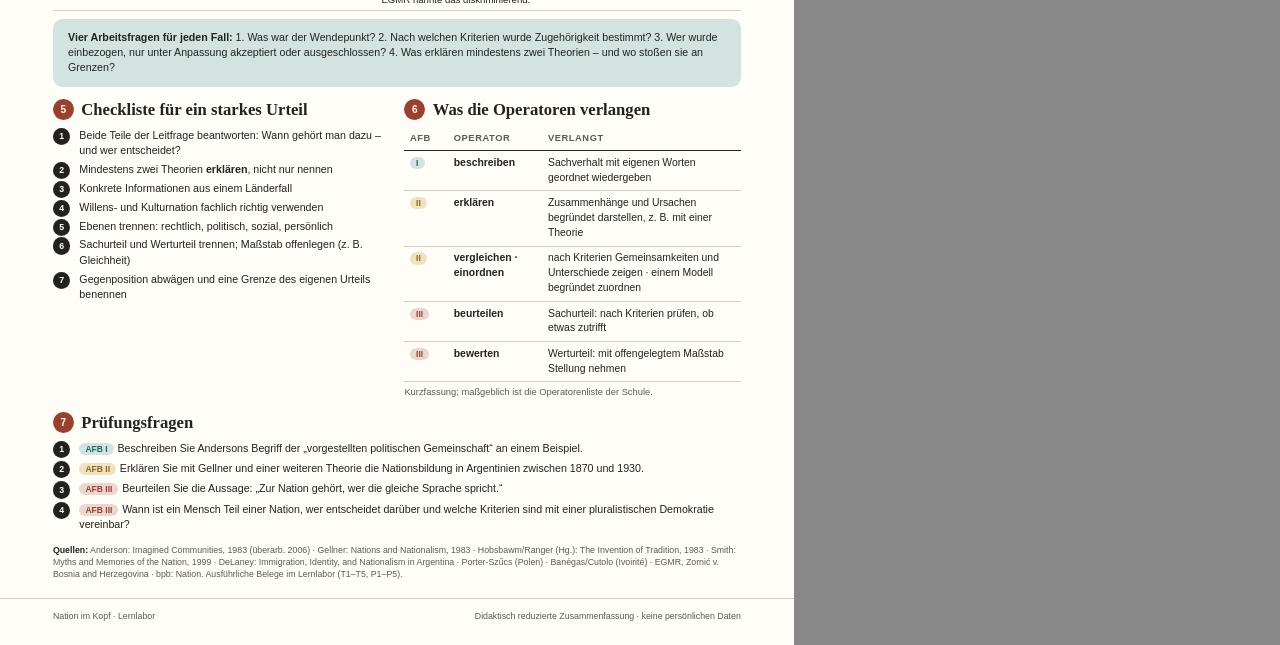
<file: werkstatt/pdf/nation-im-kopf.html>
<!DOCTYPE html><html lang="de"><head><meta charset="utf-8"><title>Nation im Kopf – Zusammenfassung</title><link rel="stylesheet" href="pdf.css">
<style>
.th td{font-size:7.5pt;padding:1.1mm 1.5mm}
.th td:first-child b{font-family:var(--disp);font-size:9.5pt;color:var(--primary);display:block}
.th td:first-child small{color:var(--muted);font-size:6.8pt}
.lv{border-top:3px solid var(--c)}
.lv b{display:block;font-size:8.8pt;margin-bottom:.8mm;color:var(--c)}
.kont{position:relative;margin:3mm 0 1mm}
.kont .bar{height:4mm;border-radius:99px;background:linear-gradient(90deg,var(--teal),var(--g2) 45%,var(--gold) 70%,var(--error))}
.kont .mk{position:absolute;top:-1.2mm;width:6.4mm;height:6.4mm;margin-left:-3.2mm;border-radius:50%;background:var(--text);color:#fff;display:grid;place-items:center;font-size:7pt;font-weight:700;border:.5mm solid var(--paper)}
.kont .ends{display:flex;justify-content:space-between;font-size:7.4pt;font-weight:700;margin-top:1.5mm}
.cases td{font-size:7.2pt;padding:1mm 1.4mm;line-height:1.36}
.cases td:first-child b{display:block;font-size:8.4pt}
.ops div{font-size:7.8pt}
</style></head><body>

<section class="page">
 <div class="band" style="padding:9mm 14mm 7mm">
  <span class="badge">Zusammenfassung · Seite 1/2</span>
  <div class="kicker">Nation im Kopf · Lernlabor · Eingangsklasse und J1</div>
  <h1>Wann bin ich Teil einer <em>Nation</em> –<br>und wer entscheidet darüber?</h1>
  <p>Eine Nation ist weder nur ein Staat noch einfach eine Gruppe mit derselben Herkunft. Vorstellungen von Zugehörigkeit sind historisch entstanden, werden vermittelt und verändert – und sie haben Menschen einbezogen oder ausgeschlossen.</p>
 </div>
 <div class="body" style="gap:3.5mm">

  <div>
   <h2><span class="n">1</span>Vier Theorien als „Brillen“</h2>
   <table class="th">
    <tr><th style="width:17%">Theorie</th><th style="width:33%">Kernidee</th><th style="width:22%">Beispiele</th><th>Erklärt gut · Grenze</th></tr>
    <tr><td><b>Anderson</b><small>Imagined Communities, 1983</small></td><td>Nation als <b>vorgestellte politische Gemeinschaft</b>: Die meisten Mitglieder begegnen sich nie, stellen sich aber ein gemeinsames „Wir“ vor – begrenzt und souverän. „Vorgestellt“ heißt nicht „erfunden“.</td><td>Zeitung, Roman, Karte, Volkszählung, Museum („Printkapitalismus“)</td><td>wie ein „Wir“ über Medien vorstellbar wird · wenig dazu, warum sich manche Vorstellungen durchsetzen</td></tr>
    <tr><td><b>Gellner</b><small>Nations and Nationalism, 1983</small></td><td>Die Industriegesellschaft braucht mobile Menschen mit gemeinsamer <b>Standardsprache</b>; die staatliche Schule vermittelt sie. Zugespitzt: <b>Nationalismus stellt die Nation her</b>, nicht umgekehrt.</td><td>Schulpflicht, Lehrplan, Prüfungen, Hochsprache</td><td>Vereinheitlichung durch Bildung · Nationalismus vor oder ohne Industrialisierung (z. B. Polen)</td></tr>
    <tr><td><b>Hobsbawm</b><small>The Invention of Tradition, 1983</small></td><td><b>Erfundene Traditionen</b>: Jüngere Rituale behaupten durch Wiederholung eine alte Kontinuität. „Erfunden“ heißt nicht „Lüge“ – sie lösen echte Gefühle aus.</td><td>Kilt und Clan-Tartans, Feiertage, Denkmäler</td><td>wer Rituale wann und wozu schuf · unterschätzt, dass Erfindungen an Vorhandenes anknüpfen</td></tr>
    <tr><td><b>Smith</b><small>Myths and Memories of the Nation, 1999</small></td><td><b>Ethnosymbolismus</b>: Nationalismus beginnt nicht bei null. Er wählt ältere Namen, Mythen, Erinnerungen, Landschaften und Symbole aus und deutet sie national.</td><td>alte Feste, Helden, Religion, Landschaften</td><td>warum Nationen alt und überzeugend wirken · unterschätzt, wie neu und politisch Bedeutungen gemacht werden</td></tr>
   </table>
   <p style="font-size:7.6pt;margin-top:1.4mm"><b>Merke:</b> Keine Theorie erklärt allein jeden Fall. Stark wird eine Analyse, wenn sie zeigt, was eine Theorie erklärt – und was eine zweite ergänzt.</p>
  </div>

  <div>
   <h2><span class="n">2</span>Vier Ebenen der Zugehörigkeit</h2>
   <div class="g4">
    <div class="box lv" style="--c:var(--g1)"><b>1 · Rechtlich</b><p>Staatsangehörigkeit, Aufenthaltsrecht, Wahlrecht, gleiche Rechte. Es entscheiden Gesetze und Behörden.</p></div>
    <div class="box lv" style="--c:var(--teal)"><b>2 · Politisch</b><p>Zustimmung zu Verfassung, demokratischen Regeln, gemeinsamer Verantwortung. Hier zählt die Willensnation.</p></div>
    <div class="box lv" style="--c:var(--gold)"><b>3 · Sozial</b><p>Anerkennung im Alltag als selbstverständlicher Teil – unabhängig von Name, Aussehen, Religion oder Akzent.</p></div>
    <div class="box lv" style="--c:var(--primary)"><b>4 · Persönlich</b><p>Selbstzuordnung und Gefühl, auch zu mehreren Ländern. Die Ebenen können auseinanderfallen.</p></div>
   </div>
  </div>

  <div>
   <h2><span class="n">3</span>Idealtypen auf einem Kontinuum</h2>
   <div class="g2">
    <div class="box t"><h3 style="color:var(--teal)">Willensnation · Verfassungs- bzw. Staatsbürgernation</h3><p>Menschen verstehen sich als Nation, weil sie einen gemeinsamen Staat wollen und Regeln, Rechte und Ziele teilen. Die Verfassungsnation betont Verfassung, gleiche Rechte und Beteiligung. <b>Aber:</b> Ein Pass allein beweist noch keinen gemeinsamen politischen Willen.</p></div>
    <div class="box e"><h3 style="color:var(--error)">Kulturnation · Abstammungsnation</h3><p>Gemeinsame Sprache, Literatur, Religion, Erinnerung – auch ohne gemeinsamen Staat. Die Abstammungsnation verschärft das: Zugehörigkeit gilt als angeboren. <b>Kultur kann man lernen</b>; behauptete Abstammung wird als unveränderlich dargestellt.</p></div>
   </div>
   <div class="kont"><div class="bar"></div>
    <span class="mk" style="left:38%">1</span><span class="mk" style="left:56%">2</span><span class="mk" style="left:66%">3</span><span class="mk" style="left:74%">4</span><span class="mk" style="left:84%">5</span>
    <div class="ends"><span style="color:var(--teal)">← Willens- / Verfassungsnation</span><span style="color:var(--error)">Kultur- / Abstammungsnation →</span></div>
   </div>
   <p style="font-size:7.4pt"><b>1</b> Argentinien 1880–1930 · <b>2</b> Bosnien und Herzegowina nach 1995 · <b>3</b> Polen in der Teilungszeit · <b>4</b> Griechenland im 19. Jh. · <b>5</b> Côte d’Ivoire während der Ivoirité. <span style="color:var(--muted)">Begründete Vorschläge: Ein Land kann bei Recht, Wille, Sprache, Religion und Abstammung unterschiedlich liegen – deshalb ein Kontinuum statt Schubladen.</span></p>
  </div>
 </div>
 <div class="foot"><span>Nation im Kopf · Lernlabor</span><span>geschichtefuerdiegegenwart.github.io/nation-im-kopf-gene</span></div>
</section>

<section class="page">
 <div class="thin"><b>Nation im Kopf · Länderfälle, Urteil, Prüfung</b><span>Seite 2/2</span></div>
 <div class="body" style="gap:3.4mm">
  <div>
   <h2><span class="n">4</span>Fünf Länderfälle</h2>
   <p style="font-size:7.6pt;margin-bottom:1.5mm">Die Fälle beschreiben umkämpfte historische Vorstellungen von Nation – nicht den „Charakter“ heutiger Menschen.</p>
   <table class="cases">
    <tr><th style="width:15%">Fall</th><th style="width:32%">Wendepunkt · Wie entstand das „Wir“?</th><th style="width:33%">Wer wurde einbezogen, wer ausgeschlossen?</th><th>Theoriebrillen</th></tr>
    <tr><td><b>Argentinien</b>ca. 1870–1930</td><td>Mehr als vier Millionen Einwandernde. Die öffentliche Schule (spanische Standardsprache, Geschichte, patriotische Feiern) sollte Kinder zu Argentinierinnen und Argentiniern machen.</td><td>Politisch offen, kulturell vereinheitlichend: „Schmelztiegel“, aber Nation oft als weiß und europäisch gedacht; indigene und afroargentinische Geschichte unsichtbar gemacht.</td><td>Gellner (Schule), Anderson, Hobsbawm (Rituale)</td></tr>
    <tr><td><b>Griechenland</b>19. Jh.</td><td>Der Staat war kleiner als der Raum griechischsprachiger, orthodoxer Bevölkerungen. <i>Megali Idea</i> seit den 1840ern: erweiterter Staat, Konstantinopel als Zentrum.</td><td>Zugehörig, wer Sprache, Orthodoxie und Abstammungserzählung als „griechisch“ verband; gemischte Zugehörigkeiten passten schlecht.</td><td>Smith (Antike, Byzanz, Religion), Anderson</td></tr>
    <tr><td><b>Polen</b>1795–1918</td><td>Nach den Teilungen kein Staat. Literatur, Sprache, Lieder und Erinnerung trugen die Nation; der Katholizismus wurde seit dem späten 19. Jh. zunehmend mit polnischer Identität verbunden.</td><td>„Polnisch = katholisch“ war kein zwangsläufiges Ergebnis und konnte jüdische, orthodoxe oder säkulare Menschen ausschließen.</td><td>Anderson (Nation ohne Staat), Smith, Hobsbawm</td></tr>
    <tr><td><b>Côte d’Ivoire</b>1990er Jahre</td><td>Zunächst offene Zugehörigkeit über den Aufbau des Staates. Wirtschaftskrise und Mehrparteienpolitik: Ideologie der <i>Ivoirité</i>.</td><td>Nördliche Gruppen unter Verdacht; Abstammungsnachweise und Papiere wurden zu politischen Waffen; Ouattaras Kandidatur sollte verhindert werden.</td><td>Hobsbawm, Anderson (Zählung, Dokumente)</td></tr>
    <tr><td><b>Bosnien und Herzegowina</b>nach 1995</td><td>Krieg 1992–1995; das Dayton-System verankerte Bosniaken, Kroaten und Serben als drei „konstitutive Völker“ in den Institutionen.</td><td>Wer sich nur als Bürgerin oder Bürger des Gesamtstaates oder einer anderen Gruppe versteht, ist bei höchsten Ämtern benachteiligt; der EGMR nannte das diskriminierend.</td><td>Smith (ethnoreligiöse Erinnerung), Anderson, Hobsbawm</td></tr>
   </table>
   <div class="callout t" style="margin-top:2mm"><b>Vier Arbeitsfragen für jeden Fall:</b> 1. Was war der Wendepunkt? 2. Nach welchen Kriterien wurde Zugehörigkeit bestimmt? 3. Wer wurde einbezogen, nur unter Anpassung akzeptiert oder ausgeschlossen? 4. Was erklären mindestens zwei Theorien – und wo stoßen sie an Grenzen?</div>
  </div>

  <div class="g2">
   <div>
    <h2><span class="n">5</span>Checkliste für ein starkes Urteil</h2>
    <div class="q" style="gap:1mm"><div>Beide Teile der Leitfrage beantworten: Wann gehört man dazu – und wer entscheidet?</div><div>Mindestens zwei Theorien <b>erklären</b>, nicht nur nennen</div><div>Konkrete Informationen aus einem Länderfall</div><div>Willens- und Kulturnation fachlich richtig verwenden</div><div>Ebenen trennen: rechtlich, politisch, sozial, persönlich</div><div>Sachurteil und Werturteil trennen; Maßstab offenlegen (z. B. Gleichheit)</div><div>Gegenposition abwägen und eine Grenze des eigenen Urteils benennen</div></div>
   </div>
   <div>
    <h2><span class="n">6</span>Was die Operatoren verlangen</h2>
    <table class="ops">
     <tr><th style="width:13%">AFB</th><th style="width:28%">Operator</th><th>verlangt</th></tr>
     <tr><td><span class="afb i">I</span></td><td><b>beschreiben</b></td><td>Sachverhalt mit eigenen Worten geordnet wiedergeben</td></tr>
     <tr><td><span class="afb ii">II</span></td><td><b>erklären</b></td><td>Zusammenhänge und Ursachen begründet darstellen, z. B. mit einer Theorie</td></tr>
     <tr><td><span class="afb ii">II</span></td><td><b>vergleichen · einordnen</b></td><td>nach Kriterien Gemeinsamkeiten und Unterschiede zeigen · einem Modell begründet zuordnen</td></tr>
     <tr><td><span class="afb iii">III</span></td><td><b>beurteilen</b></td><td>Sachurteil: nach Kriterien prüfen, ob etwas zutrifft</td></tr>
     <tr><td><span class="afb iii">III</span></td><td><b>bewerten</b></td><td>Werturteil: mit offengelegtem Maßstab Stellung nehmen</td></tr>
    </table>
    <p style="font-size:7pt;color:var(--muted);margin-top:1mm">Kurzfassung; maßgeblich ist die Operatorenliste der Schule.</p>
   </div>
  </div>

  <div>
   <h2><span class="n">7</span>Prüfungsfragen</h2>
   <div class="q">
    <div><span class="afb i">AFB I</span>Beschreiben Sie Andersons Begriff der „vorgestellten politischen Gemeinschaft“ an einem Beispiel.</div>
    <div><span class="afb ii">AFB II</span>Erklären Sie mit Gellner und einer weiteren Theorie die Nationsbildung in Argentinien zwischen 1870 und 1930.</div>
    <div><span class="afb iii">AFB III</span>Beurteilen Sie die Aussage: „Zur Nation gehört, wer die gleiche Sprache spricht.“</div>
    <div><span class="afb iii">AFB III</span>Wann ist ein Mensch Teil einer Nation, wer entscheidet darüber und welche Kriterien sind mit einer pluralistischen Demokratie vereinbar?</div>
   </div>
  </div>

  <div class="src"><b>Quellen:</b> Anderson: Imagined Communities, 1983 (überarb. 2006) · Gellner: Nations and Nationalism, 1983 · Hobsbawm/Ranger (Hg.): The Invention of Tradition, 1983 · Smith: Myths and Memories of the Nation, 1999 · DeLaney: Immigration, Identity, and Nationalism in Argentina · Porter-Szűcs (Polen) · Banégas/Cutolo (Ivoirité) · EGMR, Zornić v. Bosnia and Herzegovina · bpb: Nation. Ausführliche Belege im Lernlabor (T1–T5, P1–P5).</div>
 </div>
 <div class="foot"><span>Nation im Kopf · Lernlabor</span><span>Didaktisch reduzierte Zusammenfassung · keine persönlichen Daten</span></div>
</section>
</body></html>
</file>
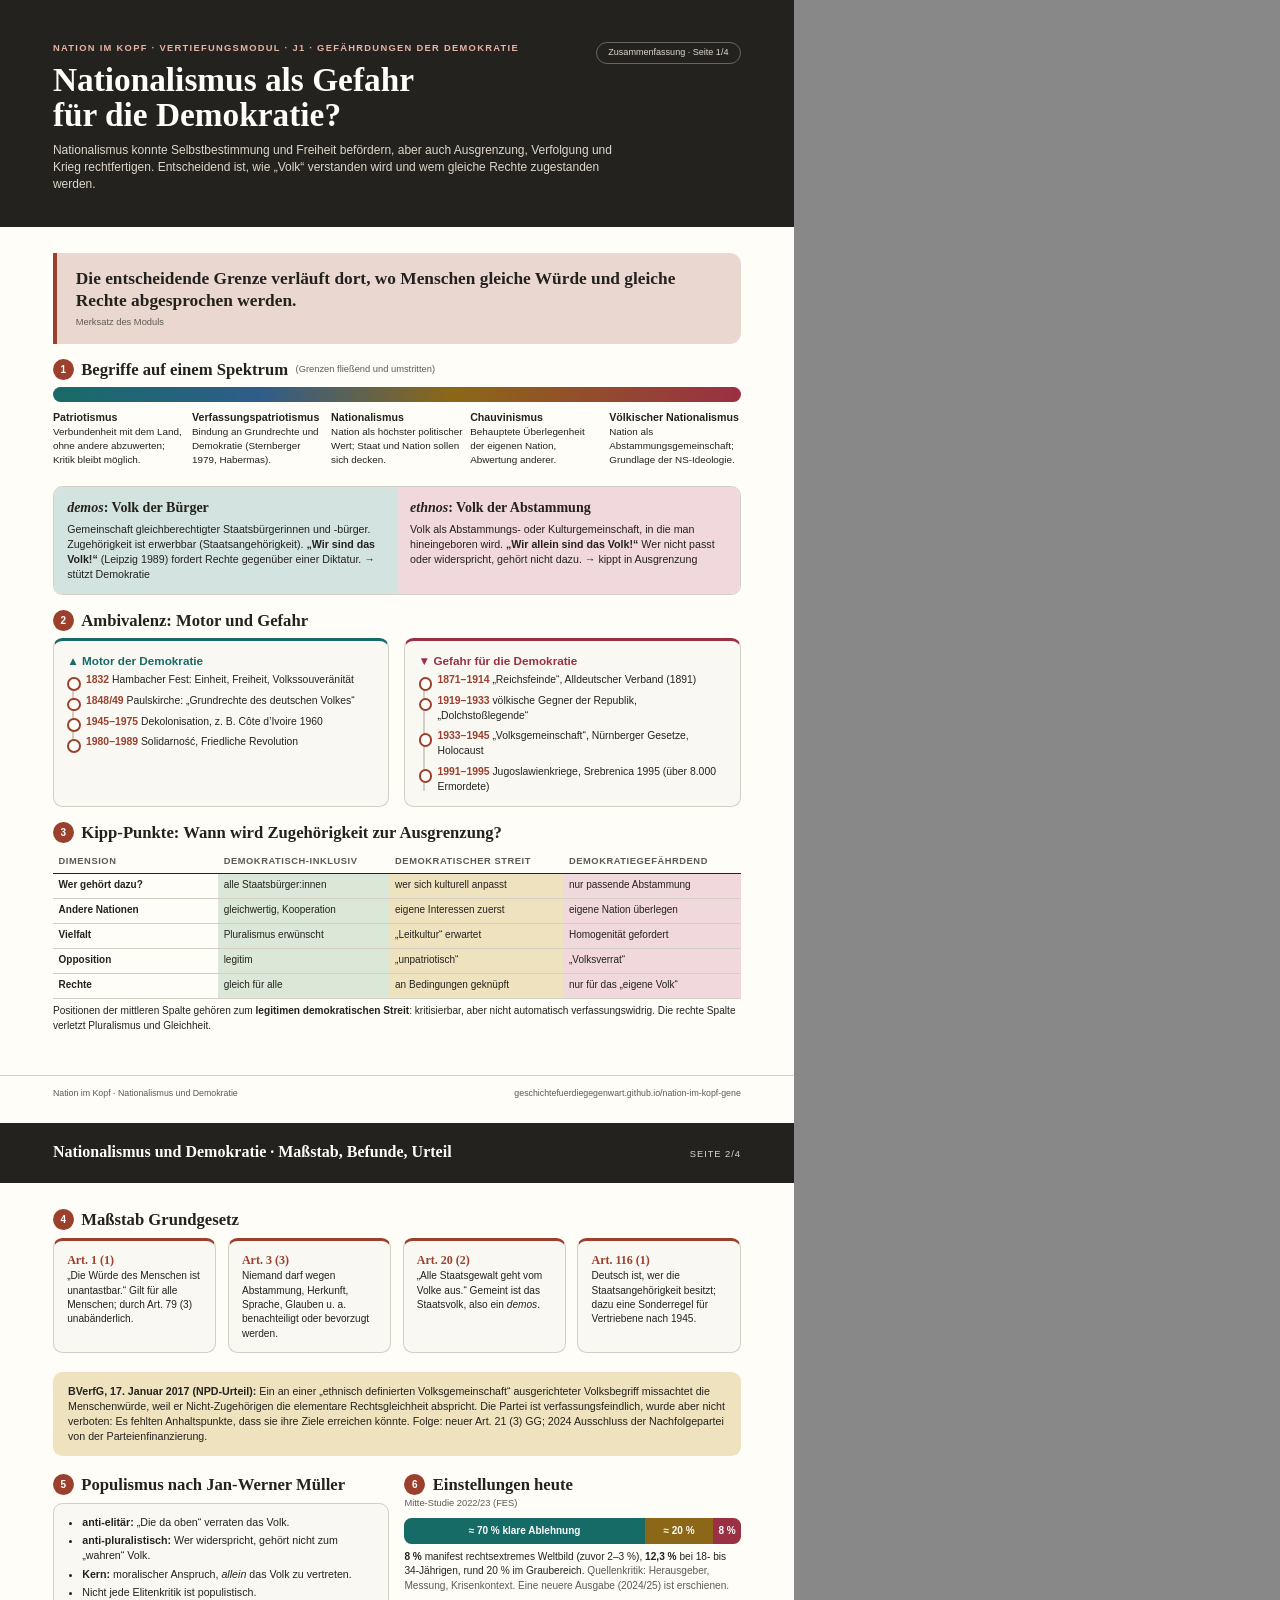
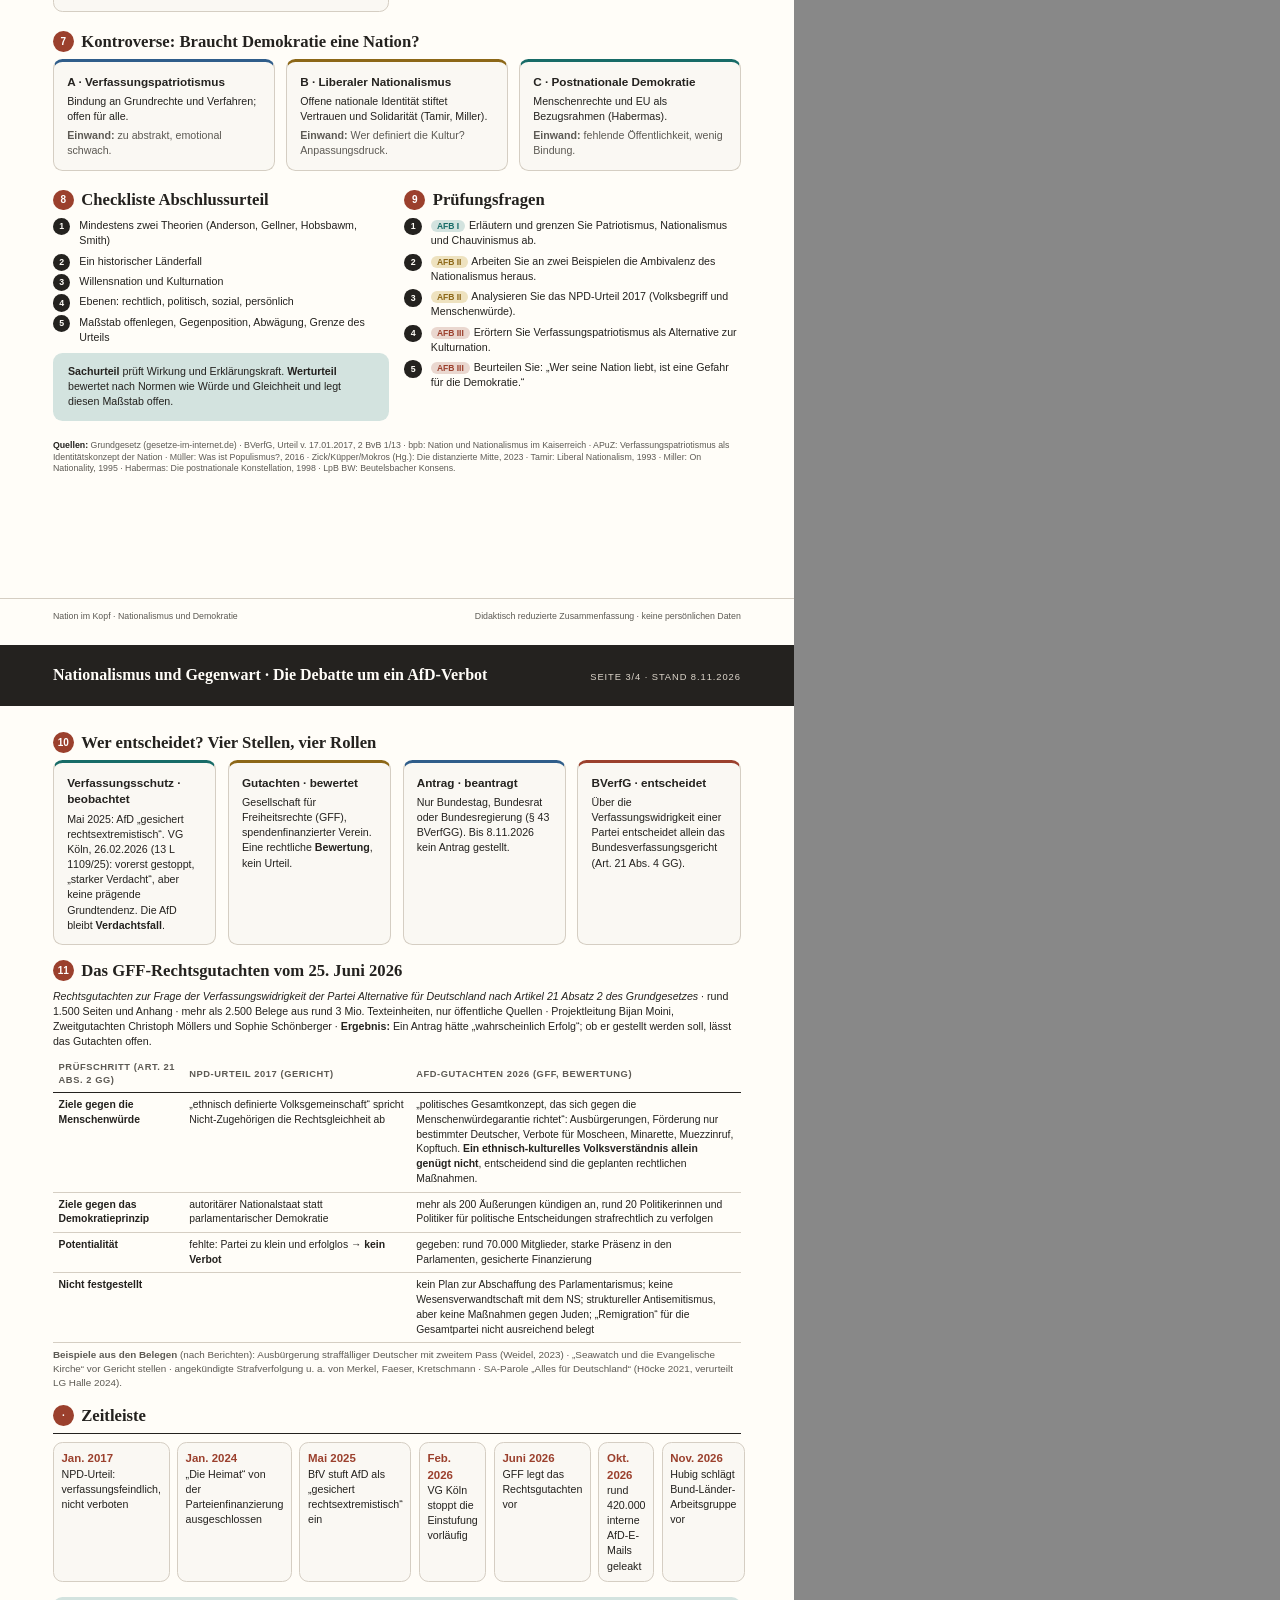
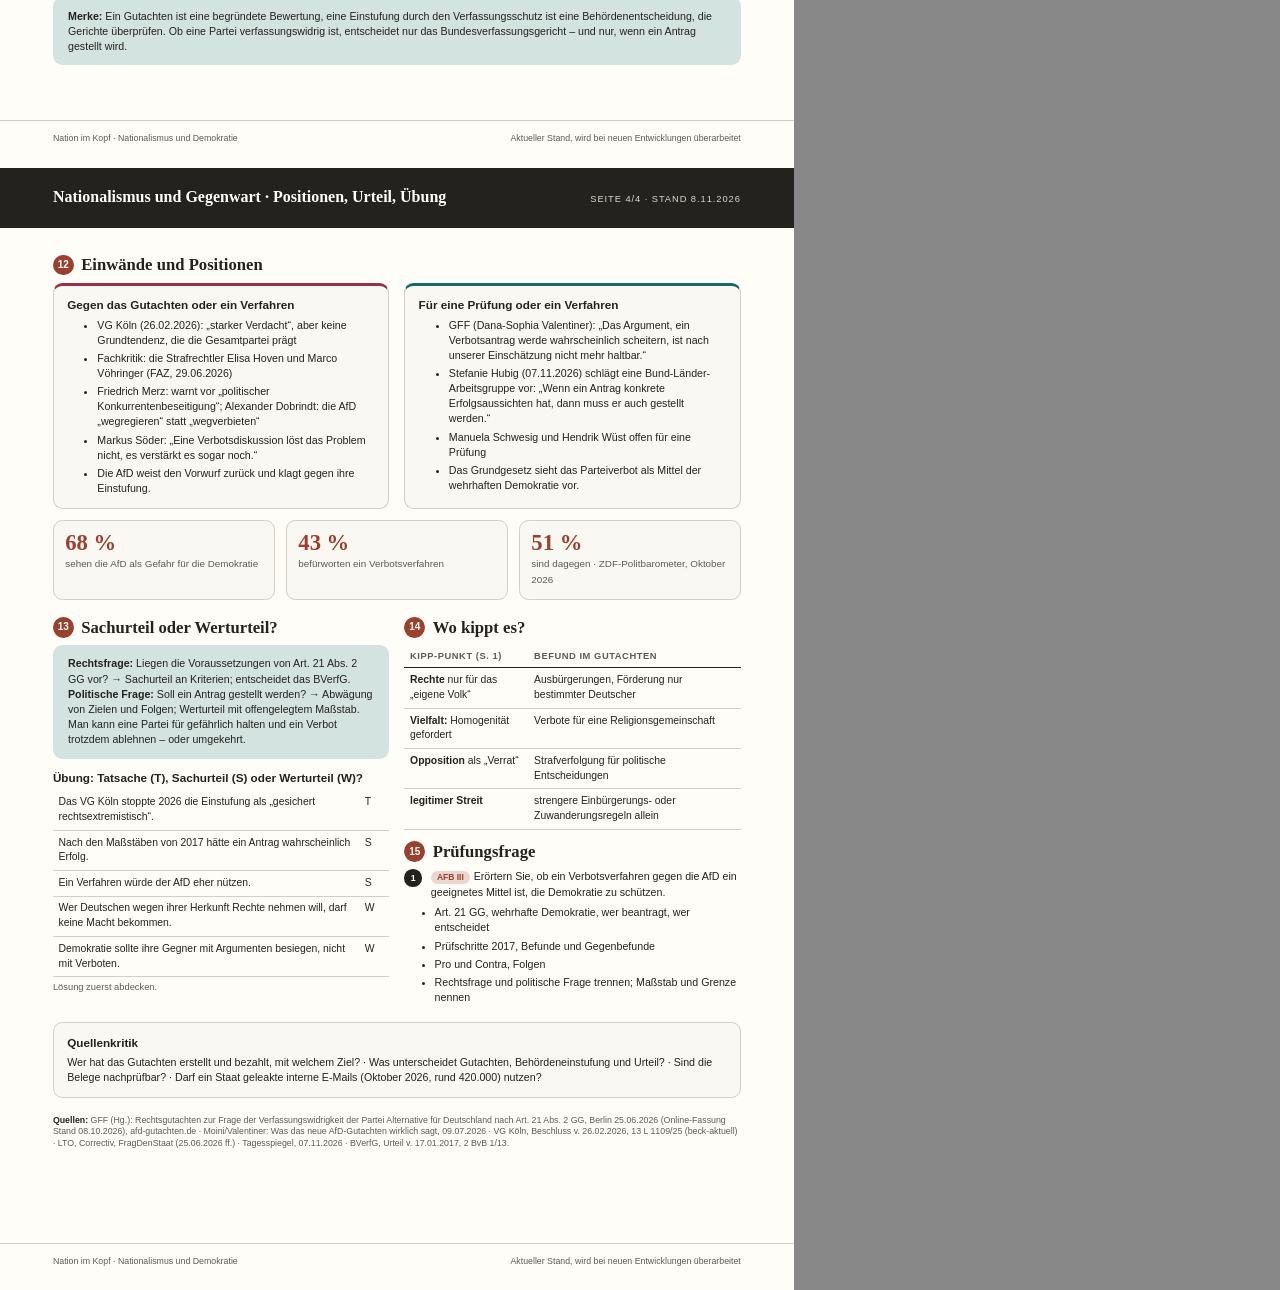
<file: werkstatt/pdf/nationalismus-demokratie.html>
<!DOCTYPE html><html lang="de"><head><meta charset="utf-8"><title>Nationalismus und Demokratie – Zusammenfassung</title><link rel="stylesheet" href="pdf.css">
<style>
.spec{position:relative;margin:2mm 0 1mm}
.spec .bar{height:4mm;border-radius:99px;background:linear-gradient(90deg,var(--teal),var(--g1) 30%,var(--gold) 58%,var(--error))}
.spec .lbls{display:grid;grid-template-columns:repeat(5,1fr);gap:2mm;margin-top:2mm}
.spec .lbls div{font-size:7.4pt}
.spec .lbls b{display:block;font-size:8pt}
.knob td:nth-child(2){background:var(--success-hi)}.knob td:nth-child(3){background:var(--gold-hi)}.knob td:nth-child(4){background:var(--error-hi)}
.knob td{font-size:7.5pt}
.stack{display:flex;height:7mm;border-radius:2mm;overflow:hidden;margin:2mm 0 1.5mm}
.stack i{display:grid;place-items:center;color:#fff;font-style:normal;font-weight:700;font-size:7.5pt}
.art{font-size:7.6pt}
.art b{color:var(--primary);font-family:var(--disp);font-size:9pt}
</style></head><body>

<section class="page">
 <div class="band">
  <span class="badge">Zusammenfassung · Seite 1/4</span>
  <div class="kicker">Nation im Kopf · Vertiefungsmodul · J1 · Gefährdungen der Demokratie</div>
  <h1>Nationalismus als Gefahr<br>für die Demokratie?</h1>
  <p>Nationalismus konnte Selbstbestimmung und Freiheit befördern, aber auch Ausgrenzung, Verfolgung und Krieg rechtfertigen. Entscheidend ist, wie „Volk“ verstanden wird und wem gleiche Rechte zugestanden werden.</p>
 </div>
 <div class="body" style="gap:4mm">
  <div class="motto"><div><b>Die entscheidende Grenze verläuft dort, wo Menschen gleiche Würde und gleiche Rechte abgesprochen werden.</b><small>Merksatz des Moduls</small></div></div>

  <div>
   <h2><span class="n">1</span>Begriffe auf einem Spektrum <span style="font-family:var(--body);font-size:7pt;font-weight:400;color:var(--muted)">(Grenzen fließend und umstritten)</span></h2>
   <div class="spec"><div class="bar"></div>
    <div class="lbls">
     <div><b>Patriotismus</b>Verbundenheit mit dem Land, ohne andere abzuwerten; Kritik bleibt möglich.</div>
     <div><b>Verfassungs&shy;patriotismus</b>Bindung an Grundrechte und Demokratie (Sternberger 1979, Habermas).</div>
     <div><b>Nationalismus</b>Nation als höchster politischer Wert; Staat und Nation sollen sich decken.</div>
     <div><b>Chauvinismus</b>Behauptete Überlegenheit der eigenen Nation, Abwertung anderer.</div>
     <div><b>Völkischer Nationalismus</b>Nation als Abstammungsgemeinschaft; Grundlage der NS-Ideologie.</div>
    </div>
   </div>
  </div>

  <div class="compare">
   <div><h3><i>demos</i>: Volk der Bürger</h3><p>Gemeinschaft gleichberechtigter Staatsbürgerinnen und -bürger. Zugehörigkeit ist erwerbbar (Staatsangehörigkeit). <b>„Wir sind das Volk!“</b> (Leipzig 1989) fordert Rechte gegenüber einer Diktatur. → stützt Demokratie</p></div>
   <div><h3><i>ethnos</i>: Volk der Abstammung</h3><p>Volk als Abstammungs- oder Kulturgemeinschaft, in die man hineingeboren wird. <b>„Wir allein sind das Volk!“</b> Wer nicht passt oder widerspricht, gehört nicht dazu. → kippt in Ausgrenzung</p></div>
  </div>

  <div>
   <h2><span class="n">2</span>Ambivalenz: Motor und Gefahr</h2>
   <div class="g2">
    <div class="box t"><h3 style="color:var(--teal)">▲ Motor der Demokratie</h3><div class="tl"><div><b>1832</b> Hambacher Fest: Einheit, Freiheit, Volkssouveränität</div><div><b>1848/49</b> Paulskirche: „Grundrechte des deutschen Volkes“</div><div><b>1945–1975</b> Dekolonisation, z. B. Côte d’Ivoire 1960</div><div><b>1980–1989</b> Solidarność, Friedliche Revolution</div></div></div>
    <div class="box e"><h3 style="color:var(--error)">▼ Gefahr für die Demokratie</h3><div class="tl"><div><b>1871–1914</b> „Reichsfeinde“, Alldeutscher Verband (1891)</div><div><b>1919–1933</b> völkische Gegner der Republik, „Dolchstoßlegende“</div><div><b>1933–1945</b> „Volksgemeinschaft“, Nürnberger Gesetze, Holocaust</div><div><b>1991–1995</b> Jugoslawienkriege, Srebrenica 1995 (über 8.000 Ermordete)</div></div></div>
   </div>
  </div>

  <div>
   <h2><span class="n">3</span>Kipp-Punkte: Wann wird Zugehörigkeit zur Ausgrenzung?</h2>
   <table class="knob">
    <tr><th style="width:24%">Dimension</th><th>demokratisch-inklusiv</th><th>demokratischer Streit</th><th>demokratiegefährdend</th></tr>
    <tr><td><b>Wer gehört dazu?</b></td><td>alle Staatsbürger:innen</td><td>wer sich kulturell anpasst</td><td>nur passende Abstammung</td></tr>
    <tr><td><b>Andere Nationen</b></td><td>gleichwertig, Kooperation</td><td>eigene Interessen zuerst</td><td>eigene Nation überlegen</td></tr>
    <tr><td><b>Vielfalt</b></td><td>Pluralismus erwünscht</td><td>„Leitkultur“ erwartet</td><td>Homogenität gefordert</td></tr>
    <tr><td><b>Opposition</b></td><td>legitim</td><td>„unpatriotisch“</td><td>„Volksverrat“</td></tr>
    <tr><td><b>Rechte</b></td><td>gleich für alle</td><td>an Bedingungen geknüpft</td><td>nur für das „eigene Volk“</td></tr>
   </table>
   <p style="font-size:7.6pt;margin-top:1.5mm">Positionen der mittleren Spalte gehören zum <b>legitimen demokratischen Streit</b>: kritisierbar, aber nicht automatisch verfassungswidrig. Die rechte Spalte verletzt Pluralismus und Gleichheit.</p>
  </div>
 </div>
 <div class="foot"><span>Nation im Kopf · Nationalismus und Demokratie</span><span>geschichtefuerdiegegenwart.github.io/nation-im-kopf-gene</span></div>
</section>

<section class="page">
 <div class="thin"><b>Nationalismus und Demokratie · Maßstab, Befunde, Urteil</b><span>Seite 2/4</span></div>
 <div class="body">
  <div>
   <h2><span class="n">4</span>Maßstab Grundgesetz</h2>
   <div class="g4">
    <div class="box p art"><b>Art. 1 (1)</b><br>„Die Würde des Menschen ist unantastbar.“ Gilt für alle Menschen; durch Art. 79 (3) unabänderlich.</div>
    <div class="box p art"><b>Art. 3 (3)</b><br>Niemand darf wegen Abstammung, Herkunft, Sprache, Glauben u. a. benachteiligt oder bevorzugt werden.</div>
    <div class="box p art"><b>Art. 20 (2)</b><br>„Alle Staatsgewalt geht vom Volke aus.“ Gemeint ist das Staatsvolk, also ein <i>demos</i>.</div>
    <div class="box p art"><b>Art. 116 (1)</b><br>Deutsch ist, wer die Staatsangehörigkeit besitzt; dazu eine Sonderregel für Vertriebene nach 1945.</div>
   </div>
  </div>

  <div class="callout"><b>BVerfG, 17. Januar 2017 (NPD-Urteil):</b> Ein an einer „ethnisch definierten Volksgemeinschaft“ ausgerichteter Volksbegriff missachtet die Menschenwürde, weil er Nicht-Zugehörigen die elementare Rechtsgleichheit abspricht. Die Partei ist verfassungsfeindlich, wurde aber nicht verboten: Es fehlten Anhaltspunkte, dass sie ihre Ziele erreichen könnte. Folge: neuer Art. 21 (3) GG; 2024 Ausschluss der Nachfolgepartei von der Parteienfinanzierung.</div>

  <div class="g2">
   <div>
    <h2><span class="n">5</span>Populismus nach Jan-Werner Müller</h2>
    <div class="box"><ul class="l"><li><b>anti-elitär:</b> „Die da oben“ verraten das Volk.</li><li><b>anti-pluralistisch:</b> Wer widerspricht, gehört nicht zum „wahren“ Volk.</li><li><b>Kern:</b> moralischer Anspruch, <i>allein</i> das Volk zu vertreten.</li><li>Nicht jede Elitenkritik ist populistisch.</li></ul></div>
   </div>
   <div>
    <h2><span class="n">6</span>Einstellungen heute</h2><p style="font-size:7pt;color:var(--muted);margin-top:-1.5mm">Mitte-Studie 2022/23 (FES)</p>
    <div class="stack"><i style="flex:70;background:var(--teal)">≈ 70 % klare Ablehnung</i><i style="flex:20;background:var(--gold)">≈ 20 %</i><i style="flex:8;background:var(--error)">8 %</i></div>
    <p style="font-size:7.6pt"><b>8 %</b> manifest rechtsextremes Weltbild (zuvor 2–3 %), <b>12,3 %</b> bei 18- bis 34-Jährigen, rund 20 % im Graubereich. <span style="color:var(--muted)">Quellenkritik: Herausgeber, Messung, Krisenkontext. Eine neuere Ausgabe (2024/25) ist erschienen.</span></p>
   </div>
  </div>

  <div>
   <h2><span class="n">7</span>Kontroverse: Braucht Demokratie eine Nation?</h2>
   <div class="g3">
    <div class="box b"><h3>A · Verfassungspatriotismus</h3><p>Bindung an Grundrechte und Verfahren; offen für alle.</p><p style="color:var(--muted);margin-top:1mm"><b>Einwand:</b> zu abstrakt, emotional schwach.</p></div>
    <div class="box g"><h3>B · Liberaler Nationalismus</h3><p>Offene nationale Identität stiftet Vertrauen und Solidarität (Tamir, Miller).</p><p style="color:var(--muted);margin-top:1mm"><b>Einwand:</b> Wer definiert die Kultur? Anpassungsdruck.</p></div>
    <div class="box t"><h3>C · Postnationale Demokratie</h3><p>Menschenrechte und EU als Bezugsrahmen (Habermas).</p><p style="color:var(--muted);margin-top:1mm"><b>Einwand:</b> fehlende Öffentlichkeit, wenig Bindung.</p></div>
   </div>
  </div>

  <div class="g2">
   <div>
    <h2><span class="n">8</span>Checkliste Abschlussurteil</h2>
    <div class="q"><div>Mindestens zwei Theorien (Anderson, Gellner, Hobsbawm, Smith)</div><div>Ein historischer Länderfall</div><div>Willensnation und Kulturnation</div><div>Ebenen: rechtlich, politisch, sozial, persönlich</div><div>Maßstab offenlegen, Gegenposition, Abwägung, Grenze des Urteils</div></div>
    <div class="callout t" style="margin-top:2mm"><b>Sachurteil</b> prüft Wirkung und Erklärungskraft. <b>Werturteil</b> bewertet nach Normen wie Würde und Gleichheit und legt diesen Maßstab offen.</div>
   </div>
   <div>
    <h2><span class="n">9</span>Prüfungsfragen</h2>
    <div class="q">
     <div><span class="afb i">AFB I</span>Erläutern und grenzen Sie Patriotismus, Nationalismus und Chauvinismus ab.</div>
     <div><span class="afb ii">AFB II</span>Arbeiten Sie an zwei Beispielen die Ambivalenz des Nationalismus heraus.</div>
     <div><span class="afb ii">AFB II</span>Analysieren Sie das NPD-Urteil 2017 (Volksbegriff und Menschenwürde).</div>
     <div><span class="afb iii">AFB III</span>Erörtern Sie Verfassungspatriotismus als Alternative zur Kulturnation.</div>
     <div><span class="afb iii">AFB III</span>Beurteilen Sie: „Wer seine Nation liebt, ist eine Gefahr für die Demokratie.“</div>
    </div>
   </div>
  </div>

  <div class="src"><b>Quellen:</b> Grundgesetz (gesetze-im-internet.de) · BVerfG, Urteil v. 17.01.2017, 2 BvB 1/13 · bpb: Nation und Nationalismus im Kaiserreich · APuZ: Verfassungspatriotismus als Identitätskonzept der Nation · Müller: Was ist Populismus?, 2016 · Zick/Küpper/Mokros (Hg.): Die distanzierte Mitte, 2023 · Tamir: Liberal Nationalism, 1993 · Miller: On Nationality, 1995 · Habermas: Die postnationale Konstellation, 1998 · LpB BW: Beutelsbacher Konsens.</div>
 </div>
 <div class="foot"><span>Nation im Kopf · Nationalismus und Demokratie</span><span>Didaktisch reduzierte Zusammenfassung · keine persönlichen Daten</span></div>
</section>

<section class="page">
 <div class="thin"><b>Nationalismus und Gegenwart · Die Debatte um ein AfD-Verbot</b><span>Seite 3/4 · Stand 8.11.2026</span></div>
 <div class="body" style="gap:4mm">
  <div>
   <h2><span class="n">10</span>Wer entscheidet? Vier Stellen, vier Rollen</h2>
   <div class="g4">
    <div class="box t"><h3>Verfassungsschutz · beobachtet</h3><p>Mai 2025: AfD „gesichert rechtsextremistisch“. VG Köln, 26.02.2026 (13 L 1109/25): vorerst gestoppt, „starker Verdacht“, aber keine prägende Grundtendenz. Die AfD bleibt <b>Verdachtsfall</b>.</p></div>
    <div class="box g"><h3>Gutachten · bewertet</h3><p>Gesellschaft für Freiheitsrechte (GFF), spendenfinanzierter Verein. Eine rechtliche <b>Bewertung</b>, kein Urteil.</p></div>
    <div class="box b"><h3>Antrag · beantragt</h3><p>Nur Bundestag, Bundesrat oder Bundesregierung (§ 43 BVerfGG). Bis 8.11.2026 kein Antrag gestellt.</p></div>
    <div class="box p"><h3>BVerfG · entscheidet</h3><p>Über die Verfassungswidrigkeit einer Partei entscheidet allein das Bundesverfassungsgericht (Art. 21 Abs. 4 GG).</p></div>
   </div>
  </div>

  <div>
   <h2><span class="n">11</span>Das GFF-Rechtsgutachten vom 25. Juni 2026</h2>
   <p style="font-size:8pt;margin-bottom:2mm"><i>Rechtsgutachten zur Frage der Verfassungswidrigkeit der Partei Alternative für Deutschland nach Artikel 21 Absatz 2 des Grundgesetzes</i> · rund 1.500 Seiten und Anhang · mehr als 2.500 Belege aus rund 3 Mio. Texteinheiten, nur öffentliche Quellen · Projektleitung Bijan Moini, Zweitgutachten Christoph Möllers und Sophie Schönberger · <b>Ergebnis:</b> Ein Antrag hätte „wahrscheinlich Erfolg“; ob er gestellt werden soll, lässt das Gutachten offen.</p>
   <table>
    <tr><th style="width:19%">Prüfschritt (Art. 21 Abs. 2 GG)</th><th style="width:33%">NPD-Urteil 2017 (Gericht)</th><th>AfD-Gutachten 2026 (GFF, Bewertung)</th></tr>
    <tr><td><b>Ziele gegen die Menschenwürde</b></td><td>„ethnisch definierte Volksgemeinschaft“ spricht Nicht-Zugehörigen die Rechtsgleichheit ab</td><td>„politisches Gesamtkonzept, das sich gegen die Menschenwürdegarantie richtet“: Ausbürgerungen, Förderung nur bestimmter Deutscher, Verbote für Moscheen, Minarette, Muezzinruf, Kopftuch. <b>Ein ethnisch-kulturelles Volksverständnis allein genügt nicht</b>, entscheidend sind die geplanten rechtlichen Maßnahmen.</td></tr>
    <tr><td><b>Ziele gegen das Demokratieprinzip</b></td><td>autoritärer Nationalstaat statt parlamentarischer Demokratie</td><td>mehr als 200 Äußerungen kündigen an, rund 20 Politikerinnen und Politiker für politische Entscheidungen strafrechtlich zu verfolgen</td></tr>
    <tr><td><b>Potentialität</b></td><td>fehlte: Partei zu klein und erfolglos → <b>kein Verbot</b></td><td>gegeben: rund 70.000 Mitglieder, starke Präsenz in den Parlamenten, gesicherte Finanzierung</td></tr>
    <tr><td><b>Nicht festgestellt</b></td><td></td><td>kein Plan zur Abschaffung des Parlamentarismus; keine Wesensverwandtschaft mit dem NS; struktureller Antisemitismus, aber keine Maßnahmen gegen Juden; „Remigration“ für die Gesamtpartei nicht ausreichend belegt</td></tr>
   </table>
   <p style="font-size:7.4pt;color:var(--muted);margin-top:1.2mm"><b>Beispiele aus den Belegen</b> (nach Berichten): Ausbürgerung straffälliger Deutscher mit zweitem Pass (Weidel, 2023) · „Seawatch und die Evangelische Kirche“ vor Gericht stellen · angekündigte Strafverfolgung u. a. von Merkel, Faeser, Kretschmann · SA-Parole „Alles für Deutschland“ (Höcke 2021, verurteilt LG Halle 2024).</p>
  </div>

  <div>
   <h2><span class="n">·</span>Zeitleiste</h2>
   <div style="display:grid;grid-template-columns:repeat(7,1fr);gap:2mm;border-top:1.2px solid var(--text);padding-top:2mm">
    <div class="box" style="padding:2mm"><b style="color:var(--primary)">Jan. 2017</b><p>NPD-Urteil: verfassungsfeindlich, nicht verboten</p></div>
    <div class="box" style="padding:2mm"><b style="color:var(--primary)">Jan. 2024</b><p>„Die Heimat“ von der Parteienfinanzierung ausgeschlossen</p></div>
    <div class="box" style="padding:2mm"><b style="color:var(--primary)">Mai 2025</b><p>BfV stuft AfD als „gesichert rechtsextremistisch“ ein</p></div>
    <div class="box" style="padding:2mm"><b style="color:var(--primary)">Feb. 2026</b><p>VG Köln stoppt die Einstufung vorläufig</p></div>
    <div class="box" style="padding:2mm"><b style="color:var(--primary)">Juni 2026</b><p>GFF legt das Rechtsgutachten vor</p></div>
    <div class="box" style="padding:2mm"><b style="color:var(--primary)">Okt. 2026</b><p>rund 420.000 interne AfD-E-Mails geleakt</p></div>
    <div class="box" style="padding:2mm"><b style="color:var(--primary)">Nov. 2026</b><p>Hubig schlägt Bund-Länder-Arbeitsgruppe vor</p></div>
   </div>
  </div>
  <div class="callout t"><b>Merke:</b> Ein Gutachten ist eine begründete Bewertung, eine Einstufung durch den Verfassungsschutz ist eine Behördenentscheidung, die Gerichte überprüfen. Ob eine Partei verfassungswidrig ist, entscheidet nur das Bundesverfassungsgericht – und nur, wenn ein Antrag gestellt wird.</div>
 </div>
 <div class="foot"><span>Nation im Kopf · Nationalismus und Demokratie</span><span>Aktueller Stand, wird bei neuen Entwicklungen überarbeitet</span></div>
</section>

<section class="page">
 <div class="thin"><b>Nationalismus und Gegenwart · Positionen, Urteil, Übung</b><span>Seite 4/4 · Stand 8.11.2026</span></div>
 <div class="body" style="gap:4.5mm">
  <div>
   <h2><span class="n">12</span>Einwände und Positionen</h2>
   <div class="g2">
    <div class="box e"><h3>Gegen das Gutachten oder ein Verfahren</h3><ul class="l" style="margin-left:4mm"><li>VG Köln (26.02.2026): „starker Verdacht“, aber keine Grundtendenz, die die Gesamtpartei prägt</li><li>Fachkritik: die Strafrechtler Elisa Hoven und Marco Vöhringer (FAZ, 29.06.2026)</li><li>Friedrich Merz: warnt vor „politischer Konkurrentenbeseitigung“; Alexander Dobrindt: die AfD „wegregieren“ statt „wegverbieten“</li><li>Markus Söder: „Eine Verbotsdiskussion löst das Problem nicht, es verstärkt es sogar noch.“</li><li>Die AfD weist den Vorwurf zurück und klagt gegen ihre Einstufung.</li></ul></div>
    <div class="box t"><h3>Für eine Prüfung oder ein Verfahren</h3><ul class="l" style="margin-left:4mm"><li>GFF (Dana-Sophia Valentiner): „Das Argument, ein Verbotsantrag werde wahrscheinlich scheitern, ist nach unserer Einschätzung nicht mehr haltbar.“</li><li>Stefanie Hubig (07.11.2026) schlägt eine Bund-Länder-Arbeitsgruppe vor: „Wenn ein Antrag konkrete Erfolgsaussichten hat, dann muss er auch gestellt werden.“</li><li>Manuela Schwesig und Hendrik Wüst offen für eine Prüfung</li><li>Das Grundgesetz sieht das Parteiverbot als Mittel der wehrhaften Demokratie vor.</li></ul></div>
   </div>
   <div class="g3" style="margin-top:3mm">
    <div class="stat"><b>68 %</b><span>sehen die AfD als Gefahr für die Demokratie</span></div>
    <div class="stat"><b>43 %</b><span>befürworten ein Verbotsverfahren</span></div>
    <div class="stat"><b>51 %</b><span>sind dagegen · ZDF-Politbarometer, Oktober 2026</span></div>
   </div>
  </div>

  <div class="g2">
   <div>
    <h2><span class="n">13</span>Sachurteil oder Werturteil?</h2>
    <div class="callout t"><b>Rechtsfrage:</b> Liegen die Voraussetzungen von Art. 21 Abs. 2 GG vor? → Sachurteil an Kriterien; entscheidet das BVerfG.<br><b>Politische Frage:</b> Soll ein Antrag gestellt werden? → Abwägung von Zielen und Folgen; Werturteil mit offengelegtem Maßstab.<br>Man kann eine Partei für gefährlich halten und ein Verbot trotzdem ablehnen – oder umgekehrt.</div>
    <h3 style="margin-top:3mm">Übung: Tatsache (T), Sachurteil (S) oder Werturteil (W)?</h3>
    <table>
     <tr><td>Das VG Köln stoppte 2026 die Einstufung als „gesichert rechtsextremistisch“.</td><td style="width:8mm">T</td></tr>
     <tr><td>Nach den Maßstäben von 2017 hätte ein Antrag wahrscheinlich Erfolg.</td><td>S</td></tr>
     <tr><td>Ein Verfahren würde der AfD eher nützen.</td><td>S</td></tr>
     <tr><td>Wer Deutschen wegen ihrer Herkunft Rechte nehmen will, darf keine Macht bekommen.</td><td>W</td></tr>
     <tr><td>Demokratie sollte ihre Gegner mit Argumenten besiegen, nicht mit Verboten.</td><td>W</td></tr>
    </table>
    <p style="font-size:7pt;color:var(--muted);margin-top:1mm">Lösung zuerst abdecken.</p>
   </div>
   <div>
    <h2><span class="n">14</span>Wo kippt es?</h2>
    <table>
     <tr><th>Kipp-Punkt (S. 1)</th><th>Befund im Gutachten</th></tr>
     <tr><td><b>Rechte</b> nur für das „eigene Volk“</td><td>Ausbürgerungen, Förderung nur bestimmter Deutscher</td></tr>
     <tr><td><b>Vielfalt:</b> Homogenität gefordert</td><td>Verbote für eine Religionsgemeinschaft</td></tr>
     <tr><td><b>Opposition</b> als „Verrat“</td><td>Strafverfolgung für politische Entscheidungen</td></tr>
     <tr><td><b>legitimer Streit</b></td><td>strengere Einbürgerungs- oder Zuwanderungsregeln allein</td></tr>
    </table>
    <h2 style="margin-top:3mm"><span class="n">15</span>Prüfungsfrage</h2>
    <div class="q"><div><span class="afb iii">AFB III</span>Erörtern Sie, ob ein Verbotsverfahren gegen die AfD ein geeignetes Mittel ist, die Demokratie zu schützen.</div></div>
    <ul class="l" style="margin:1.5mm 0 0 4mm"><li>Art. 21 GG, wehrhafte Demokratie, wer beantragt, wer entscheidet</li><li>Prüfschritte 2017, Befunde und Gegenbefunde</li><li>Pro und Contra, Folgen</li><li>Rechtsfrage und politische Frage trennen; Maßstab und Grenze nennen</li></ul>
   </div>
  </div>

  <div class="box"><h3>Quellenkritik</h3><p>Wer hat das Gutachten erstellt und bezahlt, mit welchem Ziel? · Was unterscheidet Gutachten, Behördeneinstufung und Urteil? · Sind die Belege nachprüfbar? · Darf ein Staat geleakte interne E-Mails (Oktober 2026, rund 420.000) nutzen?</p></div>

  <div class="src"><b>Quellen:</b> GFF (Hg.): Rechtsgutachten zur Frage der Verfassungswidrigkeit der Partei Alternative für Deutschland nach Art. 21 Abs. 2 GG, Berlin 25.06.2026 (Online-Fassung Stand 08.10.2026), afd-gutachten.de · Moini/Valentiner: Was das neue AfD-Gutachten wirklich sagt, 09.07.2026 · VG Köln, Beschluss v. 26.02.2026, 13 L 1109/25 (beck-aktuell) · LTO, Correctiv, FragDenStaat (25.06.2026 ff.) · Tagesspiegel, 07.11.2026 · BVerfG, Urteil v. 17.01.2017, 2 BvB 1/13.</div>
 </div>
 <div class="foot"><span>Nation im Kopf · Nationalismus und Demokratie</span><span>Aktueller Stand, wird bei neuen Entwicklungen überarbeitet</span></div>
</section>
</body></html>
</file>
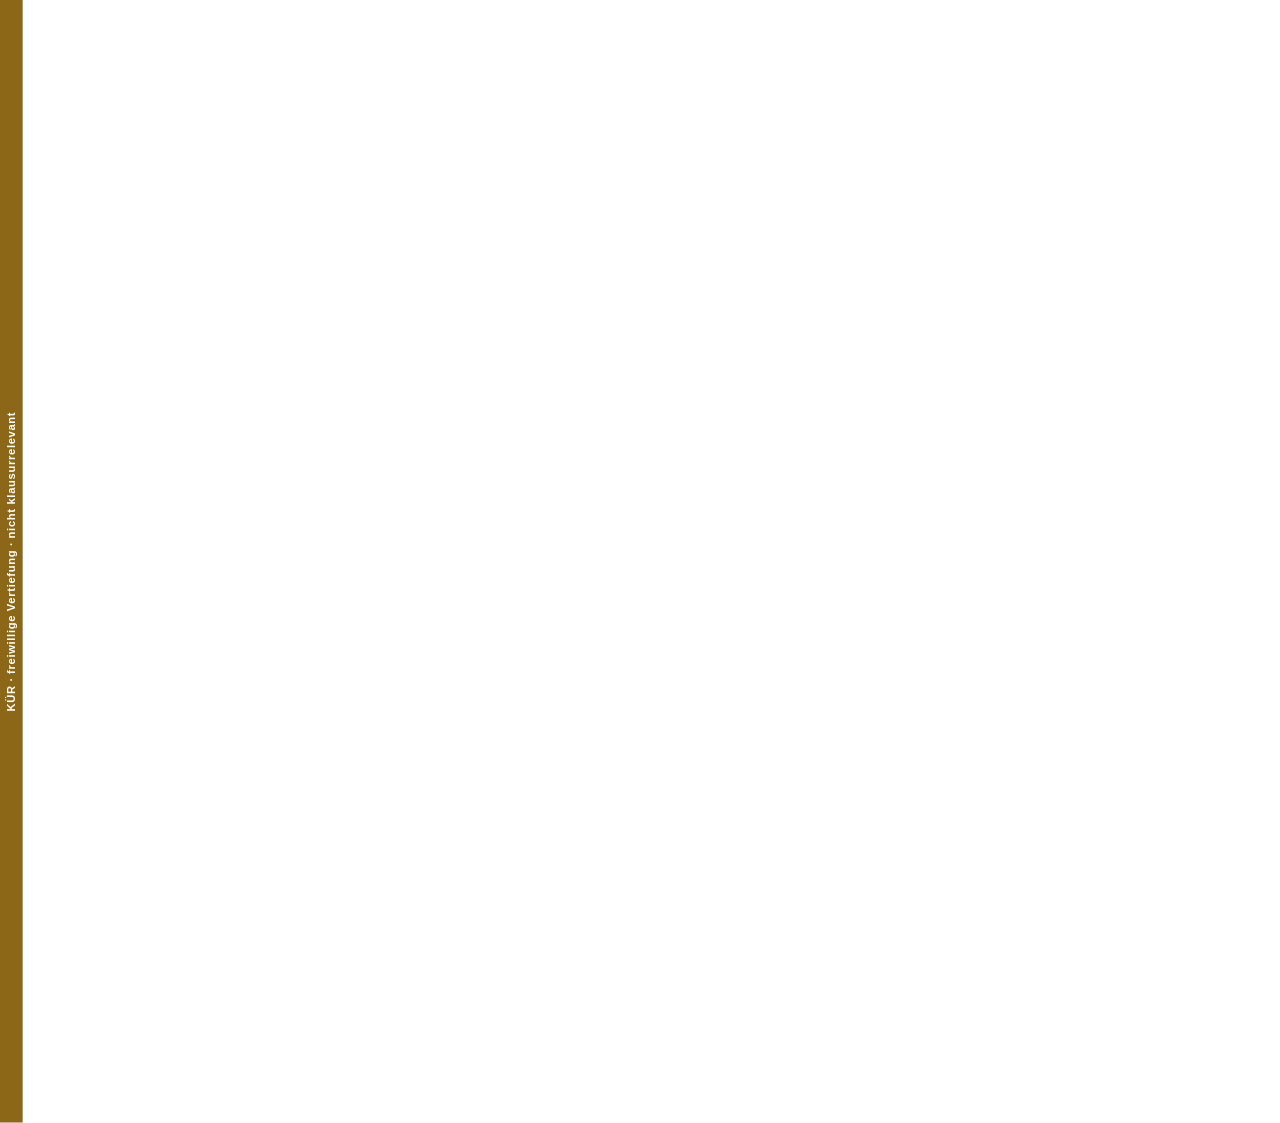
<file: werkstatt/pdf/overlay.html>
<!DOCTYPE html><html class="overlay"><head><meta charset="utf-8"><style>@page{size:A4;margin:0}html,body{margin:0;background:transparent}
.ov{width:210mm;height:297mm;position:relative;page-break-after:always}
.strip{position:absolute;left:0;top:0;bottom:0;width:6mm;writing-mode:vertical-rl;transform:rotate(180deg);background:#8c6717;color:#fff;display:flex;align-items:center;justify-content:center;font:700 8.4pt Arial,sans-serif;letter-spacing:.06em}</style></head><body>
<div class="ov"><div class="strip">KÜR · freiwillige Vertiefung · nicht klausurrelevant</div></div>
</body></html>
</file>
<file: werkstatt/pdf/pdf.css>
@page{size:A4;margin:0}
:root{--bg:#f3efe7;--paper:#fffdf8;--surface:#faf8f3;--offset:#e9e2d7;--dyn:#ddd4c7;--div:#d5cec3;--text:#24221f;--muted:#5d5a54;--primary:#9b402d;--primary-hi:#ead7cf;--teal:#176b67;--teal-hi:#d3e3df;--gold:#8c6717;--gold-hi:#eee2bf;--error:#9a3043;--error-hi:#f0d8dc;--success:#386838;--success-hi:#dbe8d7;--g1:#2f5d8a;--g2:#4f8a7a;--g3:#b9a24a;--g4:#c0703f;
--disp:'Fraunces','Lora',Georgia,serif;--body:'Atkinson Hyperlegible','Inter',Arial,sans-serif}
*{box-sizing:border-box;margin:0;padding:0}
html,body{background:#888}
body{font-family:var(--body);color:var(--text);font-size:8.6pt;line-height:1.42;-webkit-print-color-adjust:exact;print-color-adjust:exact}
.page{width:210mm;height:297mm;background:var(--paper);position:relative;overflow:hidden;page-break-after:always;break-after:page;display:flex;flex-direction:column}
.page:last-child{page-break-after:auto;break-after:auto}
.band{background:var(--text);color:var(--paper);padding:11mm 14mm 9mm;position:relative}
.band .kicker{font-size:7pt;letter-spacing:.14em;text-transform:uppercase;color:#e7b3a5;font-weight:700}
.band h1{font-family:var(--disp);font-size:25pt;line-height:1.05;margin:2mm 0 2.5mm;font-weight:700}
.band h1 em{font-style:normal;color:#e7a08d}
.band p{font-size:9pt;color:#ddd6cb;max-width:150mm}
.band .badge{position:absolute;right:14mm;top:11mm;border:1px solid #6b655d;border-radius:99px;padding:1mm 3mm;font-size:6.8pt;color:#ddd6cb}
.thin{background:var(--text);color:var(--paper);padding:5mm 14mm;display:flex;justify-content:space-between;align-items:baseline}
.thin b{font-family:var(--disp);font-size:12pt}
.thin span{font-size:7pt;color:#ddd6cb;letter-spacing:.1em;text-transform:uppercase}
.body{padding:7mm 14mm 0;display:flex;flex-direction:column;gap:5mm;flex:1}
h2{font-family:var(--disp);font-size:12.5pt;line-height:1.15;margin-bottom:2mm;display:flex;align-items:center;gap:2mm}
h2 .n{display:inline-grid;place-items:center;width:5.5mm;height:5.5mm;border-radius:50%;background:var(--primary);color:#fff;font-family:var(--body);font-size:7.5pt}
h3{font-size:8.8pt;margin-bottom:1mm}
.motto{display:flex;gap:4mm;align-items:center;background:var(--primary-hi);border-left:4px solid var(--primary);padding:4mm 5mm;border-radius:0 3mm 3mm 0}
.motto b{font-family:var(--disp);font-size:13pt;line-height:1.25}
.motto small{display:block;font-size:7pt;color:var(--muted);margin-top:1mm}
.g2{display:grid;grid-template-columns:1fr 1fr;gap:4mm}
.g3{display:grid;grid-template-columns:repeat(3,1fr);gap:3mm}
.g4{display:grid;grid-template-columns:repeat(4,1fr);gap:3mm}
.box{background:var(--surface);border:1px solid var(--div);border-radius:2.5mm;padding:3mm 3.5mm}
.box p,.box li{font-size:8pt}
.box.t{border-top:3px solid var(--teal)}.box.p{border-top:3px solid var(--primary)}.box.g{border-top:3px solid var(--gold)}.box.e{border-top:3px solid var(--error)}.box.b{border-top:3px solid var(--g1)}
.ic{font-size:11pt;margin-bottom:1mm;color:var(--primary)}
.stat{background:var(--surface);border:1px solid var(--div);border-radius:2.5mm;padding:3mm}
.stat b{display:block;font-family:var(--disp);font-size:17pt;color:var(--primary);line-height:1}
.stat span{font-size:7.4pt;color:var(--muted)}
ul.l{padding-left:4mm;display:grid;gap:.8mm}
ul.l li{font-size:8pt}
.callout{background:var(--gold-hi);border-radius:2.5mm;padding:3mm 4mm;font-size:8pt}
.callout.t{background:var(--teal-hi)}.callout.e{background:var(--error-hi)}.callout.s{background:var(--success-hi)}
.tl{display:grid;gap:1.6mm;position:relative;padding-left:5mm}
.tl::before{content:"";position:absolute;left:1.2mm;top:1mm;bottom:1mm;width:.6mm;background:var(--div)}
.tl div{position:relative;font-size:7.8pt}
.tl div::before{content:"";position:absolute;left:-5mm;top:1mm;width:2.6mm;height:2.6mm;border-radius:50%;background:var(--paper);border:.6mm solid var(--primary)}
.tl b{color:var(--primary)}
table{width:100%;border-collapse:collapse;font-size:7.8pt}
th{text-align:left;font-size:7pt;letter-spacing:.06em;text-transform:uppercase;color:var(--muted);padding:1.2mm 1.5mm;border-bottom:1.2px solid var(--text)}
td{padding:1.3mm 1.5mm;border-bottom:1px solid var(--div);vertical-align:top}
.q{counter-reset:q;display:grid;gap:1.4mm}
.q div{counter-increment:q;font-size:8pt;padding-left:7mm;position:relative}
.q div::before{content:counter(q);position:absolute;left:0;top:0;width:4.6mm;height:4.6mm;border-radius:50%;background:var(--text);color:var(--paper);display:grid;place-items:center;font-size:6.6pt;font-weight:700}
.afb{display:inline-block;font-size:6.4pt;font-weight:700;padding:0 1.6mm;border-radius:9px;margin-right:1mm}
.afb.i{background:var(--teal-hi);color:var(--teal)}.afb.ii{background:var(--gold-hi);color:var(--gold)}.afb.iii{background:var(--primary-hi);color:var(--primary)}
.src{font-size:6.6pt;color:var(--muted);line-height:1.35}
.src b{color:var(--text)}
.foot{margin-top:auto;padding:3mm 14mm 6mm;display:flex;justify-content:space-between;font-size:6.6pt;color:var(--muted);border-top:1px solid var(--div)}
.legend{display:flex;gap:4mm;font-size:7pt;color:var(--muted);flex-wrap:wrap}
.legend i{display:inline-block;width:2.6mm;height:2.6mm;border-radius:1mm;margin-right:1mm;vertical-align:-.3mm}
svg text{font-family:var(--body)}
.compare{display:grid;grid-template-columns:1fr 1fr;gap:0;border:1px solid var(--div);border-radius:2.5mm;overflow:hidden}
.compare>div{padding:3mm 3.5mm;font-size:8pt}
.compare>div:first-child{background:var(--teal-hi)}.compare>div:last-child{background:var(--error-hi)}
.compare h3{font-family:var(--disp);font-size:10.5pt}
</file>
